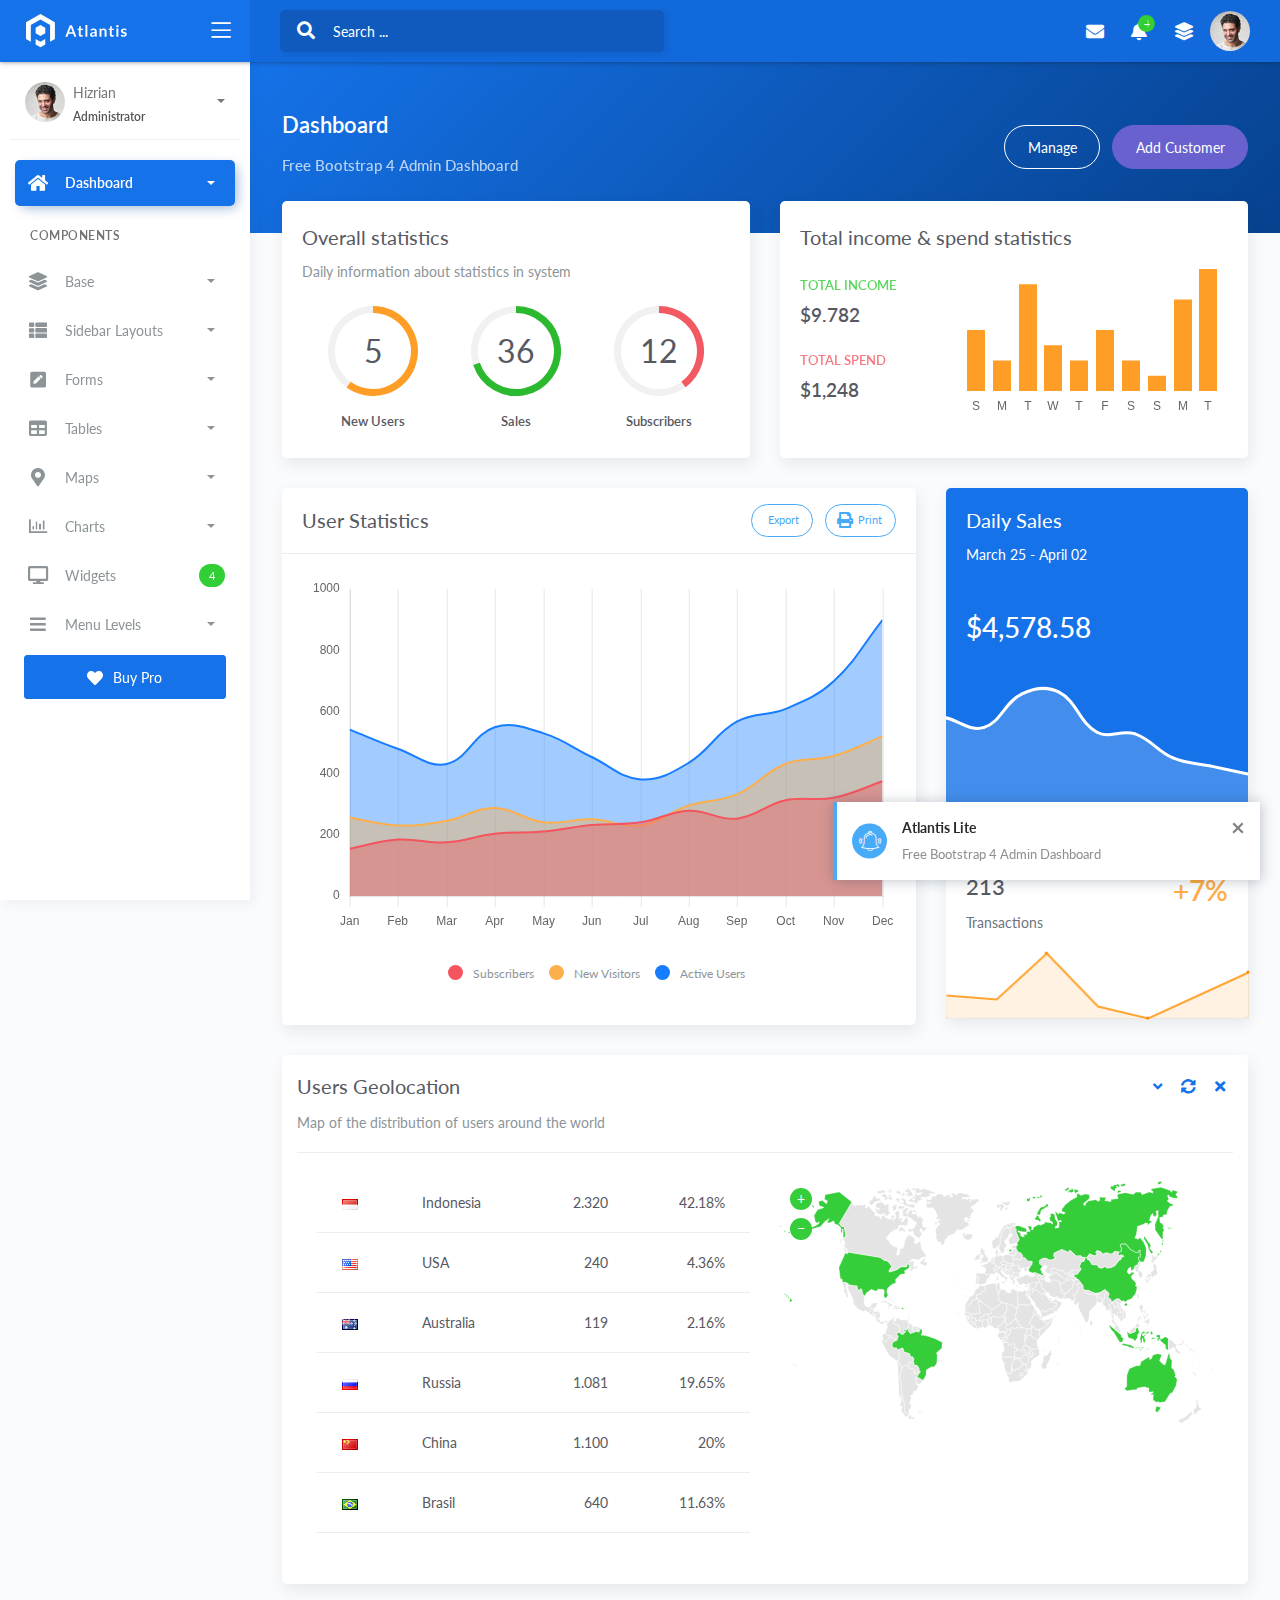
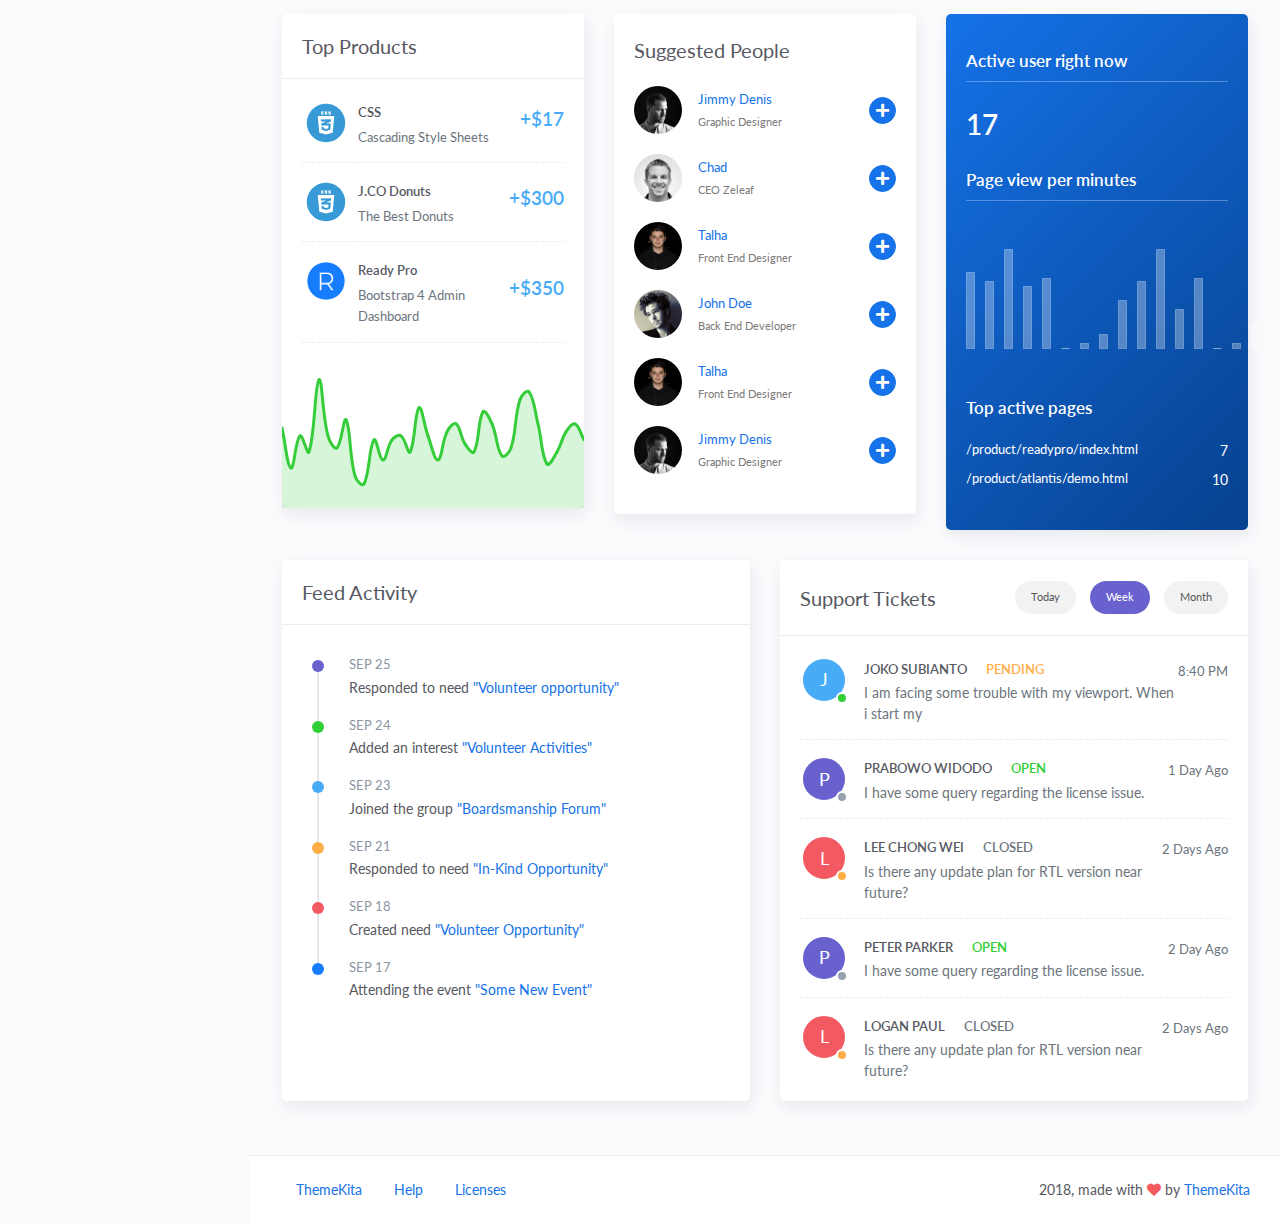
<file: demo1/index.html>
<!DOCTYPE html>
<html lang="en">
<head>
	<meta http-equiv="X-UA-Compatible" content="IE=edge" />
	<title>Atlantis Lite - Bootstrap 4 Admin Dashboard</title>
	<meta content='width=device-width, initial-scale=1.0, shrink-to-fit=no' name='viewport' />
	<link rel="icon" href="../assets/img/icon.ico" type="image/x-icon"/>

	<!-- Fonts and icons -->
	<script src="../assets/js/plugin/webfont/webfont.min.js"></script>
	<script>
		WebFont.load({
			google: {"families":["Lato:300,400,700,900"]},
			custom: {"families":["Flaticon", "Font Awesome 5 Solid", "Font Awesome 5 Regular", "Font Awesome 5 Brands", "simple-line-icons"], urls: ['../assets/css/fonts.min.css']},
			active: function() {
				sessionStorage.fonts = true;
			}
		});
	</script>

	<!-- CSS Files -->
	<link rel="stylesheet" href="../assets/css/bootstrap.min.css">
	<link rel="stylesheet" href="../assets/css/atlantis.min.css">

</head>
<body>
	<div class="wrapper">
		<div class="main-header">
			<!-- Logo Header -->
			<div class="logo-header" data-background-color="blue">
				
				<a href="index.html" class="logo">
					<img src="../assets/img/logo.svg" alt="navbar brand" class="navbar-brand">
				</a>
				<button class="navbar-toggler sidenav-toggler ml-auto" type="button" data-toggle="collapse" data-target="collapse" aria-expanded="false" aria-label="Toggle navigation">
					<span class="navbar-toggler-icon">
						<i class="icon-menu"></i>
					</span>
				</button>
				<button class="topbar-toggler more"><i class="icon-options-vertical"></i></button>
				<div class="nav-toggle">
					<button class="btn btn-toggle toggle-sidebar">
						<i class="icon-menu"></i>
					</button>
				</div>
			</div>
			<!-- End Logo Header -->

			<!-- Navbar Header -->
			<nav class="navbar navbar-header navbar-expand-lg" data-background-color="blue2">
				
				<div class="container-fluid">
					<div class="collapse" id="search-nav">
						<form class="navbar-left navbar-form nav-search mr-md-3">
							<div class="input-group">
								<div class="input-group-prepend">
									<button type="submit" class="btn btn-search pr-1">
										<i class="fa fa-search search-icon"></i>
									</button>
								</div>
								<input type="text" placeholder="Search ..." class="form-control">
							</div>
						</form>
					</div>
					<ul class="navbar-nav topbar-nav ml-md-auto align-items-center">
						<li class="nav-item toggle-nav-search hidden-caret">
							<a class="nav-link" data-toggle="collapse" href="#search-nav" role="button" aria-expanded="false" aria-controls="search-nav">
								<i class="fa fa-search"></i>
							</a>
						</li>
						<li class="nav-item dropdown hidden-caret">
							<a class="nav-link dropdown-toggle" href="#" id="messageDropdown" role="button" data-toggle="dropdown" aria-haspopup="true" aria-expanded="false">
								<i class="fa fa-envelope"></i>
							</a>
							<ul class="dropdown-menu messages-notif-box animated fadeIn" aria-labelledby="messageDropdown">
								<li>
									<div class="dropdown-title d-flex justify-content-between align-items-center">
										Messages 									
										<a href="#" class="small">Mark all as read</a>
									</div>
								</li>
								<li>
									<div class="message-notif-scroll scrollbar-outer">
										<div class="notif-center">
											<a href="#">
												<div class="notif-img"> 
													<img src="../assets/img/jm_denis.jpg" alt="Img Profile">
												</div>
												<div class="notif-content">
													<span class="subject">Jimmy Denis</span>
													<span class="block">
														How are you ?
													</span>
													<span class="time">5 minutes ago</span> 
												</div>
											</a>
											<a href="#">
												<div class="notif-img"> 
													<img src="../assets/img/chadengle.jpg" alt="Img Profile">
												</div>
												<div class="notif-content">
													<span class="subject">Chad</span>
													<span class="block">
														Ok, Thanks !
													</span>
													<span class="time">12 minutes ago</span> 
												</div>
											</a>
											<a href="#">
												<div class="notif-img"> 
													<img src="../assets/img/mlane.jpg" alt="Img Profile">
												</div>
												<div class="notif-content">
													<span class="subject">Jhon Doe</span>
													<span class="block">
														Ready for the meeting today...
													</span>
													<span class="time">12 minutes ago</span> 
												</div>
											</a>
											<a href="#">
												<div class="notif-img"> 
													<img src="../assets/img/talha.jpg" alt="Img Profile">
												</div>
												<div class="notif-content">
													<span class="subject">Talha</span>
													<span class="block">
														Hi, Apa Kabar ?
													</span>
													<span class="time">17 minutes ago</span> 
												</div>
											</a>
										</div>
									</div>
								</li>
								<li>
									<a class="see-all" href="javascript:void(0);">See all messages<i class="fa fa-angle-right"></i> </a>
								</li>
							</ul>
						</li>
						<li class="nav-item dropdown hidden-caret">
							<a class="nav-link dropdown-toggle" href="#" id="notifDropdown" role="button" data-toggle="dropdown" aria-haspopup="true" aria-expanded="false">
								<i class="fa fa-bell"></i>
								<span class="notification">4</span>
							</a>
							<ul class="dropdown-menu notif-box animated fadeIn" aria-labelledby="notifDropdown">
								<li>
									<div class="dropdown-title">You have 4 new notification</div>
								</li>
								<li>
									<div class="notif-scroll scrollbar-outer">
										<div class="notif-center">
											<a href="#">
												<div class="notif-icon notif-primary"> <i class="fa fa-user-plus"></i> </div>
												<div class="notif-content">
													<span class="block">
														New user registered
													</span>
													<span class="time">5 minutes ago</span> 
												</div>
											</a>
											<a href="#">
												<div class="notif-icon notif-success"> <i class="fa fa-comment"></i> </div>
												<div class="notif-content">
													<span class="block">
														Rahmad commented on Admin
													</span>
													<span class="time">12 minutes ago</span> 
												</div>
											</a>
											<a href="#">
												<div class="notif-img"> 
													<img src="../assets/img/profile2.jpg" alt="Img Profile">
												</div>
												<div class="notif-content">
													<span class="block">
														Reza send messages to you
													</span>
													<span class="time">12 minutes ago</span> 
												</div>
											</a>
											<a href="#">
												<div class="notif-icon notif-danger"> <i class="fa fa-heart"></i> </div>
												<div class="notif-content">
													<span class="block">
														Farrah liked Admin
													</span>
													<span class="time">17 minutes ago</span> 
												</div>
											</a>
										</div>
									</div>
								</li>
								<li>
									<a class="see-all" href="javascript:void(0);">See all notifications<i class="fa fa-angle-right"></i> </a>
								</li>
							</ul>
						</li>
						<li class="nav-item dropdown hidden-caret">
							<a class="nav-link" data-toggle="dropdown" href="#" aria-expanded="false">
								<i class="fas fa-layer-group"></i>
							</a>
							<div class="dropdown-menu quick-actions quick-actions-info animated fadeIn">
								<div class="quick-actions-header">
									<span class="title mb-1">Quick Actions</span>
									<span class="subtitle op-8">Shortcuts</span>
								</div>
								<div class="quick-actions-scroll scrollbar-outer">
									<div class="quick-actions-items">
										<div class="row m-0">
											<a class="col-6 col-md-4 p-0" href="#">
												<div class="quick-actions-item">
													<i class="flaticon-file-1"></i>
													<span class="text">Generated Report</span>
												</div>
											</a>
											<a class="col-6 col-md-4 p-0" href="#">
												<div class="quick-actions-item">
													<i class="flaticon-database"></i>
													<span class="text">Create New Database</span>
												</div>
											</a>
											<a class="col-6 col-md-4 p-0" href="#">
												<div class="quick-actions-item">
													<i class="flaticon-pen"></i>
													<span class="text">Create New Post</span>
												</div>
											</a>
											<a class="col-6 col-md-4 p-0" href="#">
												<div class="quick-actions-item">
													<i class="flaticon-interface-1"></i>
													<span class="text">Create New Task</span>
												</div>
											</a>
											<a class="col-6 col-md-4 p-0" href="#">
												<div class="quick-actions-item">
													<i class="flaticon-list"></i>
													<span class="text">Completed Tasks</span>
												</div>
											</a>
											<a class="col-6 col-md-4 p-0" href="#">
												<div class="quick-actions-item">
													<i class="flaticon-file"></i>
													<span class="text">Create New Invoice</span>
												</div>
											</a>
										</div>
									</div>
								</div>
							</div>
						</li>
						<li class="nav-item dropdown hidden-caret">
							<a class="dropdown-toggle profile-pic" data-toggle="dropdown" href="#" aria-expanded="false">
								<div class="avatar-sm">
									<img src="../assets/img/profile.jpg" alt="..." class="avatar-img rounded-circle">
								</div>
							</a>
							<ul class="dropdown-menu dropdown-user animated fadeIn">
								<div class="dropdown-user-scroll scrollbar-outer">
									<li>
										<div class="user-box">
											<div class="avatar-lg"><img src="../assets/img/profile.jpg" alt="image profile" class="avatar-img rounded"></div>
											<div class="u-text">
												<h4>Hizrian</h4>
												<p class="text-muted">hello@example.com</p><a href="profile.html" class="btn btn-xs btn-secondary btn-sm">View Profile</a>
											</div>
										</div>
									</li>
									<li>
										<div class="dropdown-divider"></div>
										<a class="dropdown-item" href="#">My Profile</a>
										<a class="dropdown-item" href="#">My Balance</a>
										<a class="dropdown-item" href="#">Inbox</a>
										<div class="dropdown-divider"></div>
										<a class="dropdown-item" href="#">Account Setting</a>
										<div class="dropdown-divider"></div>
										<a class="dropdown-item" href="#">Logout</a>
									</li>
								</div>
							</ul>
						</li>
					</ul>
				</div>
			</nav>
			<!-- End Navbar -->
		</div>

		<!-- Sidebar -->
		<div class="sidebar sidebar-style-2">			
			<div class="sidebar-wrapper scrollbar scrollbar-inner">
				<div class="sidebar-content">
					<div class="user">
						<div class="avatar-sm float-left mr-2">
							<img src="../assets/img/profile.jpg" alt="..." class="avatar-img rounded-circle">
						</div>
						<div class="info">
							<a data-toggle="collapse" href="#collapseExample" aria-expanded="true">
								<span>
									Hizrian
									<span class="user-level">Administrator</span>
									<span class="caret"></span>
								</span>
							</a>
							<div class="clearfix"></div>

							<div class="collapse in" id="collapseExample">
								<ul class="nav">
									<li>
										<a href="#profile">
											<span class="link-collapse">My Profile</span>
										</a>
									</li>
									<li>
										<a href="#edit">
											<span class="link-collapse">Edit Profile</span>
										</a>
									</li>
									<li>
										<a href="#settings">
											<span class="link-collapse">Settings</span>
										</a>
									</li>
								</ul>
							</div>
						</div>
					</div>
					<ul class="nav nav-primary">
						<li class="nav-item active">
							<a data-toggle="collapse" href="#dashboard" class="collapsed" aria-expanded="false">
								<i class="fas fa-home"></i>
								<p>Dashboard</p>
								<span class="caret"></span>
							</a>
							<div class="collapse" id="dashboard">
								<ul class="nav nav-collapse">
									<li>
										<a href="../demo1/index.html">
											<span class="sub-item">Dashboard 1</span>
										</a>
									</li>
									<li>
										<a href="../demo2/index.html">
											<span class="sub-item">Dashboard 2</span>
										</a>
									</li>
								</ul>
							</div>
						</li>
						<li class="nav-section">
							<span class="sidebar-mini-icon">
								<i class="fa fa-ellipsis-h"></i>
							</span>
							<h4 class="text-section">Components</h4>
						</li>
						<li class="nav-item">
							<a data-toggle="collapse" href="#base">
								<i class="fas fa-layer-group"></i>
								<p>Base</p>
								<span class="caret"></span>
							</a>
							<div class="collapse" id="base">
								<ul class="nav nav-collapse">
									<li>
										<a href="components/avatars.html">
											<span class="sub-item">Avatars</span>
										</a>
									</li>
									<li>
										<a href="components/buttons.html">
											<span class="sub-item">Buttons</span>
										</a>
									</li>
									<li>
										<a href="components/gridsystem.html">
											<span class="sub-item">Grid System</span>
										</a>
									</li>
									<li>
										<a href="components/panels.html">
											<span class="sub-item">Panels</span>
										</a>
									</li>
									<li>
										<a href="components/notifications.html">
											<span class="sub-item">Notifications</span>
										</a>
									</li>
									<li>
										<a href="components/sweetalert.html">
											<span class="sub-item">Sweet Alert</span>
										</a>
									</li>
									<li>
										<a href="components/font-awesome-icons.html">
											<span class="sub-item">Font Awesome Icons</span>
										</a>
									</li>
									<li>
										<a href="components/simple-line-icons.html">
											<span class="sub-item">Simple Line Icons</span>
										</a>
									</li>
									<li>
										<a href="components/flaticons.html">
											<span class="sub-item">Flaticons</span>
										</a>
									</li>
									<li>
										<a href="components/typography.html">
											<span class="sub-item">Typography</span>
										</a>
									</li>
								</ul>
							</div>
						</li>
						<li class="nav-item">
							<a data-toggle="collapse" href="#sidebarLayouts">
								<i class="fas fa-th-list"></i>
								<p>Sidebar Layouts</p>
								<span class="caret"></span>
							</a>
							<div class="collapse" id="sidebarLayouts">
								<ul class="nav nav-collapse">
									<li>
										<a href="sidebar-style-1.html">
											<span class="sub-item">Sidebar Style 1</span>
										</a>
									</li>
									<li>
										<a href="overlay-sidebar.html">
											<span class="sub-item">Overlay Sidebar</span>
										</a>
									</li>
									<li>
										<a href="compact-sidebar.html">
											<span class="sub-item">Compact Sidebar</span>
										</a>
									</li>
									<li>
										<a href="static-sidebar.html">
											<span class="sub-item">Static Sidebar</span>
										</a>
									</li>
									<li>
										<a href="icon-menu.html">
											<span class="sub-item">Icon Menu</span>
										</a>
									</li>
								</ul>
							</div>
						</li>
						<li class="nav-item">
							<a data-toggle="collapse" href="#forms">
								<i class="fas fa-pen-square"></i>
								<p>Forms</p>
								<span class="caret"></span>
							</a>
							<div class="collapse" id="forms">
								<ul class="nav nav-collapse">
									<li>
										<a href="forms/forms.html">
											<span class="sub-item">Basic Form</span>
										</a>
									</li>
								</ul>
							</div>
						</li>
						<li class="nav-item">
							<a data-toggle="collapse" href="#tables">
								<i class="fas fa-table"></i>
								<p>Tables</p>
								<span class="caret"></span>
							</a>
							<div class="collapse" id="tables">
								<ul class="nav nav-collapse">
									<li>
										<a href="tables/tables.html">
											<span class="sub-item">Basic Table</span>
										</a>
									</li>
									<li>
										<a href="tables/datatables.html">
											<span class="sub-item">Datatables</span>
										</a>
									</li>
								</ul>
							</div>
						</li>
						<li class="nav-item">
							<a data-toggle="collapse" href="#maps">
								<i class="fas fa-map-marker-alt"></i>
								<p>Maps</p>
								<span class="caret"></span>
							</a>
							<div class="collapse" id="maps">
								<ul class="nav nav-collapse">
									<li>
										<a href="maps/jqvmap.html">
											<span class="sub-item">JQVMap</span>
										</a>
									</li>
								</ul>
							</div>
						</li>
						<li class="nav-item">
							<a data-toggle="collapse" href="#charts">
								<i class="far fa-chart-bar"></i>
								<p>Charts</p>
								<span class="caret"></span>
							</a>
							<div class="collapse" id="charts">
								<ul class="nav nav-collapse">
									<li>
										<a href="charts/charts.html">
											<span class="sub-item">Chart Js</span>
										</a>
									</li>
									<li>
										<a href="charts/sparkline.html">
											<span class="sub-item">Sparkline</span>
										</a>
									</li>
								</ul>
							</div>
						</li>
						<li class="nav-item">
							<a href="widgets.html">
								<i class="fas fa-desktop"></i>
								<p>Widgets</p>
								<span class="badge badge-success">4</span>
							</a>
						</li>
						<li class="nav-item">
							<a data-toggle="collapse" href="#submenu">
								<i class="fas fa-bars"></i>
								<p>Menu Levels</p>
								<span class="caret"></span>
							</a>
							<div class="collapse" id="submenu">
								<ul class="nav nav-collapse">
									<li>
										<a data-toggle="collapse" href="#subnav1">
											<span class="sub-item">Level 1</span>
											<span class="caret"></span>
										</a>
										<div class="collapse" id="subnav1">
											<ul class="nav nav-collapse subnav">
												<li>
													<a href="#">
														<span class="sub-item">Level 2</span>
													</a>
												</li>
												<li>
													<a href="#">
														<span class="sub-item">Level 2</span>
													</a>
												</li>
											</ul>
										</div>
									</li>
									<li>
										<a data-toggle="collapse" href="#subnav2">
											<span class="sub-item">Level 1</span>
											<span class="caret"></span>
										</a>
										<div class="collapse" id="subnav2">
											<ul class="nav nav-collapse subnav">
												<li>
													<a href="#">
														<span class="sub-item">Level 2</span>
													</a>
												</li>
											</ul>
										</div>
									</li>
									<li>
										<a href="#">
											<span class="sub-item">Level 1</span>
										</a>
									</li>
								</ul>
							</div>
						</li>
						<li class="mx-4 mt-2">
							<a href="http://themekita.com/atlantis-bootstrap-dashboard.html" class="btn btn-primary btn-block"><span class="btn-label mr-2"> <i class="fa fa-heart"></i> </span>Buy Pro</a> 
						</li>
					</ul>
				</div>
			</div>
		</div>
		<!-- End Sidebar -->
		

		<div class="main-panel">
			<div class="content">
				<div class="panel-header bg-primary-gradient">
					<div class="page-inner py-5">
						<div class="d-flex align-items-left align-items-md-center flex-column flex-md-row">
							<div>
								<h2 class="text-white pb-2 fw-bold">Dashboard</h2>
								<h5 class="text-white op-7 mb-2">Free Bootstrap 4 Admin Dashboard</h5>
							</div>
							<div class="ml-md-auto py-2 py-md-0">
								<a href="#" class="btn btn-white btn-border btn-round mr-2">Manage</a>
								<a href="#" class="btn btn-secondary btn-round">Add Customer</a>
							</div>
						</div>
					</div>
				</div>
				<div class="page-inner mt--5">
					<div class="row mt--2">
						<div class="col-md-6">
							<div class="card full-height">
								<div class="card-body">
									<div class="card-title">Overall statistics</div>
									<div class="card-category">Daily information about statistics in system</div>
									<div class="d-flex flex-wrap justify-content-around pb-2 pt-4">
										<div class="px-2 pb-2 pb-md-0 text-center">
											<div id="circles-1"></div>
											<h6 class="fw-bold mt-3 mb-0">New Users</h6>
										</div>
										<div class="px-2 pb-2 pb-md-0 text-center">
											<div id="circles-2"></div>
											<h6 class="fw-bold mt-3 mb-0">Sales</h6>
										</div>
										<div class="px-2 pb-2 pb-md-0 text-center">
											<div id="circles-3"></div>
											<h6 class="fw-bold mt-3 mb-0">Subscribers</h6>
										</div>
									</div>
								</div>
							</div>
						</div>
						<div class="col-md-6">
							<div class="card full-height">
								<div class="card-body">
									<div class="card-title">Total income & spend statistics</div>
									<div class="row py-3">
										<div class="col-md-4 d-flex flex-column justify-content-around">
											<div>
												<h6 class="fw-bold text-uppercase text-success op-8">Total Income</h6>
												<h3 class="fw-bold">$9.782</h3>
											</div>
											<div>
												<h6 class="fw-bold text-uppercase text-danger op-8">Total Spend</h6>
												<h3 class="fw-bold">$1,248</h3>
											</div>
										</div>
										<div class="col-md-8">
											<div id="chart-container">
												<canvas id="totalIncomeChart"></canvas>
											</div>
										</div>
									</div>
								</div>
							</div>
						</div>
					</div>
					<div class="row">
						<div class="col-md-8">
							<div class="card">
								<div class="card-header">
									<div class="card-head-row">
										<div class="card-title">User Statistics</div>
										<div class="card-tools">
											<a href="#" class="btn btn-info btn-border btn-round btn-sm mr-2">
												<span class="btn-label">
													<i class="fa fa-pencil"></i>
												</span>
												Export
											</a>
											<a href="#" class="btn btn-info btn-border btn-round btn-sm">
												<span class="btn-label">
													<i class="fa fa-print"></i>
												</span>
												Print
											</a>
										</div>
									</div>
								</div>
								<div class="card-body">
									<div class="chart-container" style="min-height: 375px">
										<canvas id="statisticsChart"></canvas>
									</div>
									<div id="myChartLegend"></div>
								</div>
							</div>
						</div>
						<div class="col-md-4">
							<div class="card card-primary">
								<div class="card-header">
									<div class="card-title">Daily Sales</div>
									<div class="card-category">March 25 - April 02</div>
								</div>
								<div class="card-body pb-0">
									<div class="mb-4 mt-2">
										<h1>$4,578.58</h1>
									</div>
									<div class="pull-in">
										<canvas id="dailySalesChart"></canvas>
									</div>
								</div>
							</div>
							<div class="card">
								<div class="card-body pb-0">
									<div class="h1 fw-bold float-right text-warning">+7%</div>
									<h2 class="mb-2">213</h2>
									<p class="text-muted">Transactions</p>
									<div class="pull-in sparkline-fix">
										<div id="lineChart"></div>
									</div>
								</div>
							</div>
						</div>
					</div>
					<div class="row row-card-no-pd">
						<div class="col-md-12">
							<div class="card">
								<div class="card-header">
									<div class="card-head-row card-tools-still-right">
										<h4 class="card-title">Users Geolocation</h4>
										<div class="card-tools">
											<button class="btn btn-icon btn-link btn-primary btn-xs"><span class="fa fa-angle-down"></span></button>
											<button class="btn btn-icon btn-link btn-primary btn-xs btn-refresh-card"><span class="fa fa-sync-alt"></span></button>
											<button class="btn btn-icon btn-link btn-primary btn-xs"><span class="fa fa-times"></span></button>
										</div>
									</div>
									<p class="card-category">
									Map of the distribution of users around the world</p>
								</div>
								<div class="card-body">
									<div class="row">
										<div class="col-md-6">
											<div class="table-responsive table-hover table-sales">
												<table class="table">
													<tbody>
														<tr>
															<td>
																<div class="flag">
																	<img src="../assets/img/flags/id.png" alt="indonesia">
																</div>
															</td>
															<td>Indonesia</td>
															<td class="text-right">
																2.320
															</td>
															<td class="text-right">
																42.18%
															</td>
														</tr>
														<tr>
															<td>
																<div class="flag">
																	<img src="../assets/img/flags/us.png" alt="united states">
																</div>
															</td>
															<td>USA</td>
															<td class="text-right">
																240
															</td>
															<td class="text-right">
																4.36%
															</td>
														</tr>
														<tr>
															<td>
																<div class="flag">
																	<img src="../assets/img/flags/au.png" alt="australia">
																</div>
															</td>
															<td>Australia</td>
															<td class="text-right">
																119
															</td>
															<td class="text-right">
																2.16%
															</td>
														</tr>
														<tr>
															<td>
																<div class="flag">
																	<img src="../assets/img/flags/ru.png" alt="russia">
																</div>
															</td>
															<td>Russia</td>
															<td class="text-right">
																1.081
															</td>
															<td class="text-right">
																19.65%
															</td>
														</tr>
														<tr>
															<td>
																<div class="flag">
																	<img src="../assets/img/flags/cn.png" alt="china">
																</div>
															</td>
															<td>China</td>
															<td class="text-right">
																1.100
															</td>
															<td class="text-right">
																20%
															</td>
														</tr>
														<tr>
															<td>
																<div class="flag">
																	<img src="../assets/img/flags/br.png" alt="brazil">
																</div>
															</td>
															<td>Brasil</td>
															<td class="text-right">
																640
															</td>
															<td class="text-right">
																11.63%
															</td>
														</tr>
													</tbody>
												</table>
											</div>
										</div>
										<div class="col-md-6">
											<div class="mapcontainer">
												<div id="map-example" class="vmap"></div>
											</div>
										</div>
									</div>
								</div>
							</div>
						</div>
					</div>
					<div class="row">
						<div class="col-md-4">
							<div class="card">
								<div class="card-header">
									<div class="card-title">Top Products</div>
								</div>
								<div class="card-body pb-0">
									<div class="d-flex">
										<div class="avatar">
											<img src="../assets/img/logoproduct.svg" alt="..." class="avatar-img rounded-circle">
										</div>
										<div class="flex-1 pt-1 ml-2">
											<h6 class="fw-bold mb-1">CSS</h6>
											<small class="text-muted">Cascading Style Sheets</small>
										</div>
										<div class="d-flex ml-auto align-items-center">
											<h3 class="text-info fw-bold">+$17</h3>
										</div>
									</div>
									<div class="separator-dashed"></div>
									<div class="d-flex">
										<div class="avatar">
											<img src="../assets/img/logoproduct.svg" alt="..." class="avatar-img rounded-circle">
										</div>
										<div class="flex-1 pt-1 ml-2">
											<h6 class="fw-bold mb-1">J.CO Donuts</h6>
											<small class="text-muted">The Best Donuts</small>
										</div>
										<div class="d-flex ml-auto align-items-center">
											<h3 class="text-info fw-bold">+$300</h3>
										</div>
									</div>
									<div class="separator-dashed"></div>
									<div class="d-flex">
										<div class="avatar">
											<img src="../assets/img/logoproduct3.svg" alt="..." class="avatar-img rounded-circle">
										</div>
										<div class="flex-1 pt-1 ml-2">
											<h6 class="fw-bold mb-1">Ready Pro</h6>
											<small class="text-muted">Bootstrap 4 Admin Dashboard</small>
										</div>
										<div class="d-flex ml-auto align-items-center">
											<h3 class="text-info fw-bold">+$350</h3>
										</div>
									</div>
									<div class="separator-dashed"></div>
									<div class="pull-in">
										<canvas id="topProductsChart"></canvas>
									</div>
								</div>
							</div>
						</div>
						<div class="col-md-4">
							<div class="card">
								<div class="card-body">
									<div class="card-title fw-mediumbold">Suggested People</div>
									<div class="card-list">
										<div class="item-list">
											<div class="avatar">
												<img src="../assets/img/jm_denis.jpg" alt="..." class="avatar-img rounded-circle">
											</div>
											<div class="info-user ml-3">
												<div class="username">Jimmy Denis</div>
												<div class="status">Graphic Designer</div>
											</div>
											<button class="btn btn-icon btn-primary btn-round btn-xs">
												<i class="fa fa-plus"></i>
											</button>
										</div>
										<div class="item-list">
											<div class="avatar">
												<img src="../assets/img/chadengle.jpg" alt="..." class="avatar-img rounded-circle">
											</div>
											<div class="info-user ml-3">
												<div class="username">Chad</div>
												<div class="status">CEO Zeleaf</div>
											</div>
											<button class="btn btn-icon btn-primary btn-round btn-xs">
												<i class="fa fa-plus"></i>
											</button>
										</div>
										<div class="item-list">
											<div class="avatar">
												<img src="../assets/img/talha.jpg" alt="..." class="avatar-img rounded-circle">
											</div>
											<div class="info-user ml-3">
												<div class="username">Talha</div>
												<div class="status">Front End Designer</div>
											</div>
											<button class="btn btn-icon btn-primary btn-round btn-xs">
												<i class="fa fa-plus"></i>
											</button>
										</div>
										<div class="item-list">
											<div class="avatar">
												<img src="../assets/img/mlane.jpg" alt="..." class="avatar-img rounded-circle">
											</div>
											<div class="info-user ml-3">
												<div class="username">John Doe</div>
												<div class="status">Back End Developer</div>
											</div>
											<button class="btn btn-icon btn-primary btn-round btn-xs">
												<i class="fa fa-plus"></i>
											</button>
										</div>
										<div class="item-list">
											<div class="avatar">
												<img src="../assets/img/talha.jpg" alt="..." class="avatar-img rounded-circle">
											</div>
											<div class="info-user ml-3">
												<div class="username">Talha</div>
												<div class="status">Front End Designer</div>
											</div>
											<button class="btn btn-icon btn-primary btn-round btn-xs">
												<i class="fa fa-plus"></i>
											</button>
										</div>
										<div class="item-list">
											<div class="avatar">
												<img src="../assets/img/jm_denis.jpg" alt="..." class="avatar-img rounded-circle">
											</div>
											<div class="info-user ml-3">
												<div class="username">Jimmy Denis</div>
												<div class="status">Graphic Designer</div>
											</div>
											<button class="btn btn-icon btn-primary btn-round btn-xs">
												<i class="fa fa-plus"></i>
											</button>
										</div>
									</div>
								</div>
							</div>
						</div>
						<div class="col-md-4">
							<div class="card card-primary bg-primary-gradient">
								<div class="card-body">
									<h4 class="mt-3 b-b1 pb-2 mb-4 fw-bold">Active user right now</h4>
									<h1 class="mb-4 fw-bold">17</h1>
									<h4 class="mt-3 b-b1 pb-2 mb-5 fw-bold">Page view per minutes</h4>
									<div id="activeUsersChart"></div>
									<h4 class="mt-5 pb-3 mb-0 fw-bold">Top active pages</h4>
									<ul class="list-unstyled">
										<li class="d-flex justify-content-between pb-1 pt-1"><small>/product/readypro/index.html</small> <span>7</span></li>
										<li class="d-flex justify-content-between pb-1 pt-1"><small>/product/atlantis/demo.html</small> <span>10</span></li>
									</ul>
								</div>
							</div>
						</div>
					</div>
					<div class="row">
						<div class="col-md-6">
							<div class="card full-height">
								<div class="card-header">
									<div class="card-title">Feed Activity</div>
								</div>
								<div class="card-body">
									<ol class="activity-feed">
										<li class="feed-item feed-item-secondary">
											<time class="date" datetime="9-25">Sep 25</time>
											<span class="text">Responded to need <a href="#">"Volunteer opportunity"</a></span>
										</li>
										<li class="feed-item feed-item-success">
											<time class="date" datetime="9-24">Sep 24</time>
											<span class="text">Added an interest <a href="#">"Volunteer Activities"</a></span>
										</li>
										<li class="feed-item feed-item-info">
											<time class="date" datetime="9-23">Sep 23</time>
											<span class="text">Joined the group <a href="single-group.php">"Boardsmanship Forum"</a></span>
										</li>
										<li class="feed-item feed-item-warning">
											<time class="date" datetime="9-21">Sep 21</time>
											<span class="text">Responded to need <a href="#">"In-Kind Opportunity"</a></span>
										</li>
										<li class="feed-item feed-item-danger">
											<time class="date" datetime="9-18">Sep 18</time>
											<span class="text">Created need <a href="#">"Volunteer Opportunity"</a></span>
										</li>
										<li class="feed-item">
											<time class="date" datetime="9-17">Sep 17</time>
											<span class="text">Attending the event <a href="single-event.php">"Some New Event"</a></span>
										</li>
									</ol>
								</div>
							</div>
						</div>
						<div class="col-md-6">
							<div class="card full-height">
								<div class="card-header">
									<div class="card-head-row">
										<div class="card-title">Support Tickets</div>
										<div class="card-tools">
											<ul class="nav nav-pills nav-secondary nav-pills-no-bd nav-sm" id="pills-tab" role="tablist">
												<li class="nav-item">
													<a class="nav-link" id="pills-today" data-toggle="pill" href="#pills-today" role="tab" aria-selected="true">Today</a>
												</li>
												<li class="nav-item">
													<a class="nav-link active" id="pills-week" data-toggle="pill" href="#pills-week" role="tab" aria-selected="false">Week</a>
												</li>
												<li class="nav-item">
													<a class="nav-link" id="pills-month" data-toggle="pill" href="#pills-month" role="tab" aria-selected="false">Month</a>
												</li>
											</ul>
										</div>
									</div>
								</div>
								<div class="card-body">
									<div class="d-flex">
										<div class="avatar avatar-online">
											<span class="avatar-title rounded-circle border border-white bg-info">J</span>
										</div>
										<div class="flex-1 ml-3 pt-1">
											<h6 class="text-uppercase fw-bold mb-1">Joko Subianto <span class="text-warning pl-3">pending</span></h6>
											<span class="text-muted">I am facing some trouble with my viewport. When i start my</span>
										</div>
										<div class="float-right pt-1">
											<small class="text-muted">8:40 PM</small>
										</div>
									</div>
									<div class="separator-dashed"></div>
									<div class="d-flex">
										<div class="avatar avatar-offline">
											<span class="avatar-title rounded-circle border border-white bg-secondary">P</span>
										</div>
										<div class="flex-1 ml-3 pt-1">
											<h6 class="text-uppercase fw-bold mb-1">Prabowo Widodo <span class="text-success pl-3">open</span></h6>
											<span class="text-muted">I have some query regarding the license issue.</span>
										</div>
										<div class="float-right pt-1">
											<small class="text-muted">1 Day Ago</small>
										</div>
									</div>
									<div class="separator-dashed"></div>
									<div class="d-flex">
										<div class="avatar avatar-away">
											<span class="avatar-title rounded-circle border border-white bg-danger">L</span>
										</div>
										<div class="flex-1 ml-3 pt-1">
											<h6 class="text-uppercase fw-bold mb-1">Lee Chong Wei <span class="text-muted pl-3">closed</span></h6>
											<span class="text-muted">Is there any update plan for RTL version near future?</span>
										</div>
										<div class="float-right pt-1">
											<small class="text-muted">2 Days Ago</small>
										</div>
									</div>
									<div class="separator-dashed"></div>
									<div class="d-flex">
										<div class="avatar avatar-offline">
											<span class="avatar-title rounded-circle border border-white bg-secondary">P</span>
										</div>
										<div class="flex-1 ml-3 pt-1">
											<h6 class="text-uppercase fw-bold mb-1">Peter Parker <span class="text-success pl-3">open</span></h6>
											<span class="text-muted">I have some query regarding the license issue.</span>
										</div>
										<div class="float-right pt-1">
											<small class="text-muted">2 Day Ago</small>
										</div>
									</div>
									<div class="separator-dashed"></div>
									<div class="d-flex">
										<div class="avatar avatar-away">
											<span class="avatar-title rounded-circle border border-white bg-danger">L</span>
										</div>
										<div class="flex-1 ml-3 pt-1">
											<h6 class="text-uppercase fw-bold mb-1">Logan Paul <span class="text-muted pl-3">closed</span></h6>
											<span class="text-muted">Is there any update plan for RTL version near future?</span>
										</div>
										<div class="float-right pt-1">
											<small class="text-muted">2 Days Ago</small>
										</div>
									</div>
								</div>
							</div>
						</div>
					</div>
				</div>
			</div>

			<!-- end main-panel -->

			<footer class="footer">
				<div class="container-fluid">
					<nav class="pull-left">
						<ul class="nav">
							<li class="nav-item">
								<a class="nav-link" href="https://www.themekita.com">
									ThemeKita
								</a>
							</li>
							<li class="nav-item">
								<a class="nav-link" href="#">
									Help
								</a>
							</li>
							<li class="nav-item">
								<a class="nav-link" href="#">
									Licenses
								</a>
							</li>
						</ul>
					</nav>
					<div class="copyright ml-auto">
						2018, made with <i class="fa fa-heart heart text-danger"></i> by <a href="https://www.themekita.com">ThemeKita</a>
					</div>				
				</div>
			</footer>
		</div>
		
		<!-- Custom template | don't include it in your project! -->
		<div class="custom-template">
			<div class="title">Settings</div>
			<div class="custom-content">
				<div class="switcher">
					<div class="switch-block">
						<h4>Logo Header</h4>
						<div class="btnSwitch">
							<button type="button" class="changeLogoHeaderColor" data-color="dark"></button>
							<button type="button" class="selected changeLogoHeaderColor" data-color="blue"></button>
							<button type="button" class="changeLogoHeaderColor" data-color="purple"></button>
							<button type="button" class="changeLogoHeaderColor" data-color="light-blue"></button>
							<button type="button" class="changeLogoHeaderColor" data-color="green"></button>
							<button type="button" class="changeLogoHeaderColor" data-color="orange"></button>
							<button type="button" class="changeLogoHeaderColor" data-color="red"></button>
							<button type="button" class="changeLogoHeaderColor" data-color="white"></button>
							<br/>
							<button type="button" class="changeLogoHeaderColor" data-color="dark2"></button>
							<button type="button" class="changeLogoHeaderColor" data-color="blue2"></button>
							<button type="button" class="changeLogoHeaderColor" data-color="purple2"></button>
							<button type="button" class="changeLogoHeaderColor" data-color="light-blue2"></button>
							<button type="button" class="changeLogoHeaderColor" data-color="green2"></button>
							<button type="button" class="changeLogoHeaderColor" data-color="orange2"></button>
							<button type="button" class="changeLogoHeaderColor" data-color="red2"></button>
						</div>
					</div>
					<div class="switch-block">
						<h4>Navbar Header</h4>
						<div class="btnSwitch">
							<button type="button" class="changeTopBarColor" data-color="dark"></button>
							<button type="button" class="changeTopBarColor" data-color="blue"></button>
							<button type="button" class="changeTopBarColor" data-color="purple"></button>
							<button type="button" class="changeTopBarColor" data-color="light-blue"></button>
							<button type="button" class="changeTopBarColor" data-color="green"></button>
							<button type="button" class="changeTopBarColor" data-color="orange"></button>
							<button type="button" class="changeTopBarColor" data-color="red"></button>
							<button type="button" class="changeTopBarColor" data-color="white"></button>
							<br/>
							<button type="button" class="changeTopBarColor" data-color="dark2"></button>
							<button type="button" class="selected changeTopBarColor" data-color="blue2"></button>
							<button type="button" class="changeTopBarColor" data-color="purple2"></button>
							<button type="button" class="changeTopBarColor" data-color="light-blue2"></button>
							<button type="button" class="changeTopBarColor" data-color="green2"></button>
							<button type="button" class="changeTopBarColor" data-color="orange2"></button>
							<button type="button" class="changeTopBarColor" data-color="red2"></button>
						</div>
					</div>
					<div class="switch-block">
						<h4>Sidebar</h4>
						<div class="btnSwitch">
							<button type="button" class="selected changeSideBarColor" data-color="white"></button>
							<button type="button" class="changeSideBarColor" data-color="dark"></button>
							<button type="button" class="changeSideBarColor" data-color="dark2"></button>
						</div>
					</div>
					<div class="switch-block">
						<h4>Background</h4>
						<div class="btnSwitch">
							<button type="button" class="changeBackgroundColor" data-color="bg2"></button>
							<button type="button" class="changeBackgroundColor selected" data-color="bg1"></button>
							<button type="button" class="changeBackgroundColor" data-color="bg3"></button>
							<button type="button" class="changeBackgroundColor" data-color="dark"></button>
						</div>
					</div>
				</div>
			</div>
			<div class="custom-toggle">
				<i class="flaticon-settings"></i>
			</div>
		</div>
		<!-- End Custom template -->
	</div>
	<!--   Core JS Files   -->
	<script src="../assets/js/core/jquery.3.2.1.min.js"></script>
	<script src="../assets/js/core/popper.min.js"></script>
	<script src="../assets/js/core/bootstrap.min.js"></script>

	<!-- jQuery UI -->
	<script src="../assets/js/plugin/jquery-ui-1.12.1.custom/jquery-ui.min.js"></script>
	<script src="../assets/js/plugin/jquery-ui-touch-punch/jquery.ui.touch-punch.min.js"></script>

	<!-- jQuery Scrollbar -->
	<script src="../assets/js/plugin/jquery-scrollbar/jquery.scrollbar.min.js"></script>


	<!-- Chart JS -->
	<script src="../assets/js/plugin/chart.js/chart.min.js"></script>

	<!-- jQuery Sparkline -->
	<script src="../assets/js/plugin/jquery.sparkline/jquery.sparkline.min.js"></script>

	<!-- Chart Circle -->
	<script src="../assets/js/plugin/chart-circle/circles.min.js"></script>

	<!-- Datatables -->
	<script src="../assets/js/plugin/datatables/datatables.min.js"></script>

	<!-- Bootstrap Notify -->
	<script src="../assets/js/plugin/bootstrap-notify/bootstrap-notify.min.js"></script>

	<!-- jQuery Vector Maps -->
	<script src="../assets/js/plugin/jqvmap/jquery.vmap.min.js"></script>
	<script src="../assets/js/plugin/jqvmap/maps/jquery.vmap.world.js"></script>

	<!-- Sweet Alert -->
	<script src="../assets/js/plugin/sweetalert/sweetalert.min.js"></script>

	<!-- Atlantis JS -->
	<script src="../assets/js/atlantis.min.js"></script>

	<!-- Atlantis DEMO methods, don't include it in your project! -->
	<script src="../assets/js/setting-demo.js"></script>
	<script src="../assets/js/demo.js"></script>
	<script>
		Circles.create({
			id:'circles-1',
			radius:45,
			value:60,
			maxValue:100,
			width:7,
			text: 5,
			colors:['#f1f1f1', '#FF9E27'],
			duration:400,
			wrpClass:'circles-wrp',
			textClass:'circles-text',
			styleWrapper:true,
			styleText:true
		})

		Circles.create({
			id:'circles-2',
			radius:45,
			value:70,
			maxValue:100,
			width:7,
			text: 36,
			colors:['#f1f1f1', '#2BB930'],
			duration:400,
			wrpClass:'circles-wrp',
			textClass:'circles-text',
			styleWrapper:true,
			styleText:true
		})

		Circles.create({
			id:'circles-3',
			radius:45,
			value:40,
			maxValue:100,
			width:7,
			text: 12,
			colors:['#f1f1f1', '#F25961'],
			duration:400,
			wrpClass:'circles-wrp',
			textClass:'circles-text',
			styleWrapper:true,
			styleText:true
		})

		var totalIncomeChart = document.getElementById('totalIncomeChart').getContext('2d');

		var mytotalIncomeChart = new Chart(totalIncomeChart, {
			type: 'bar',
			data: {
				labels: ["S", "M", "T", "W", "T", "F", "S", "S", "M", "T"],
				datasets : [{
					label: "Total Income",
					backgroundColor: '#ff9e27',
					borderColor: 'rgb(23, 125, 255)',
					data: [6, 4, 9, 5, 4, 6, 4, 3, 8, 10],
				}],
			},
			options: {
				responsive: true,
				maintainAspectRatio: false,
				legend: {
					display: false,
				},
				scales: {
					yAxes: [{
						ticks: {
							display: false //this will remove only the label
						},
						gridLines : {
							drawBorder: false,
							display : false
						}
					}],
					xAxes : [ {
						gridLines : {
							drawBorder: false,
							display : false
						}
					}]
				},
			}
		});

		$('#lineChart').sparkline([105,103,123,100,95,105,115], {
			type: 'line',
			height: '70',
			width: '100%',
			lineWidth: '2',
			lineColor: '#ffa534',
			fillColor: 'rgba(255, 165, 52, .14)'
		});
	</script>
</body>
</html>
</file>
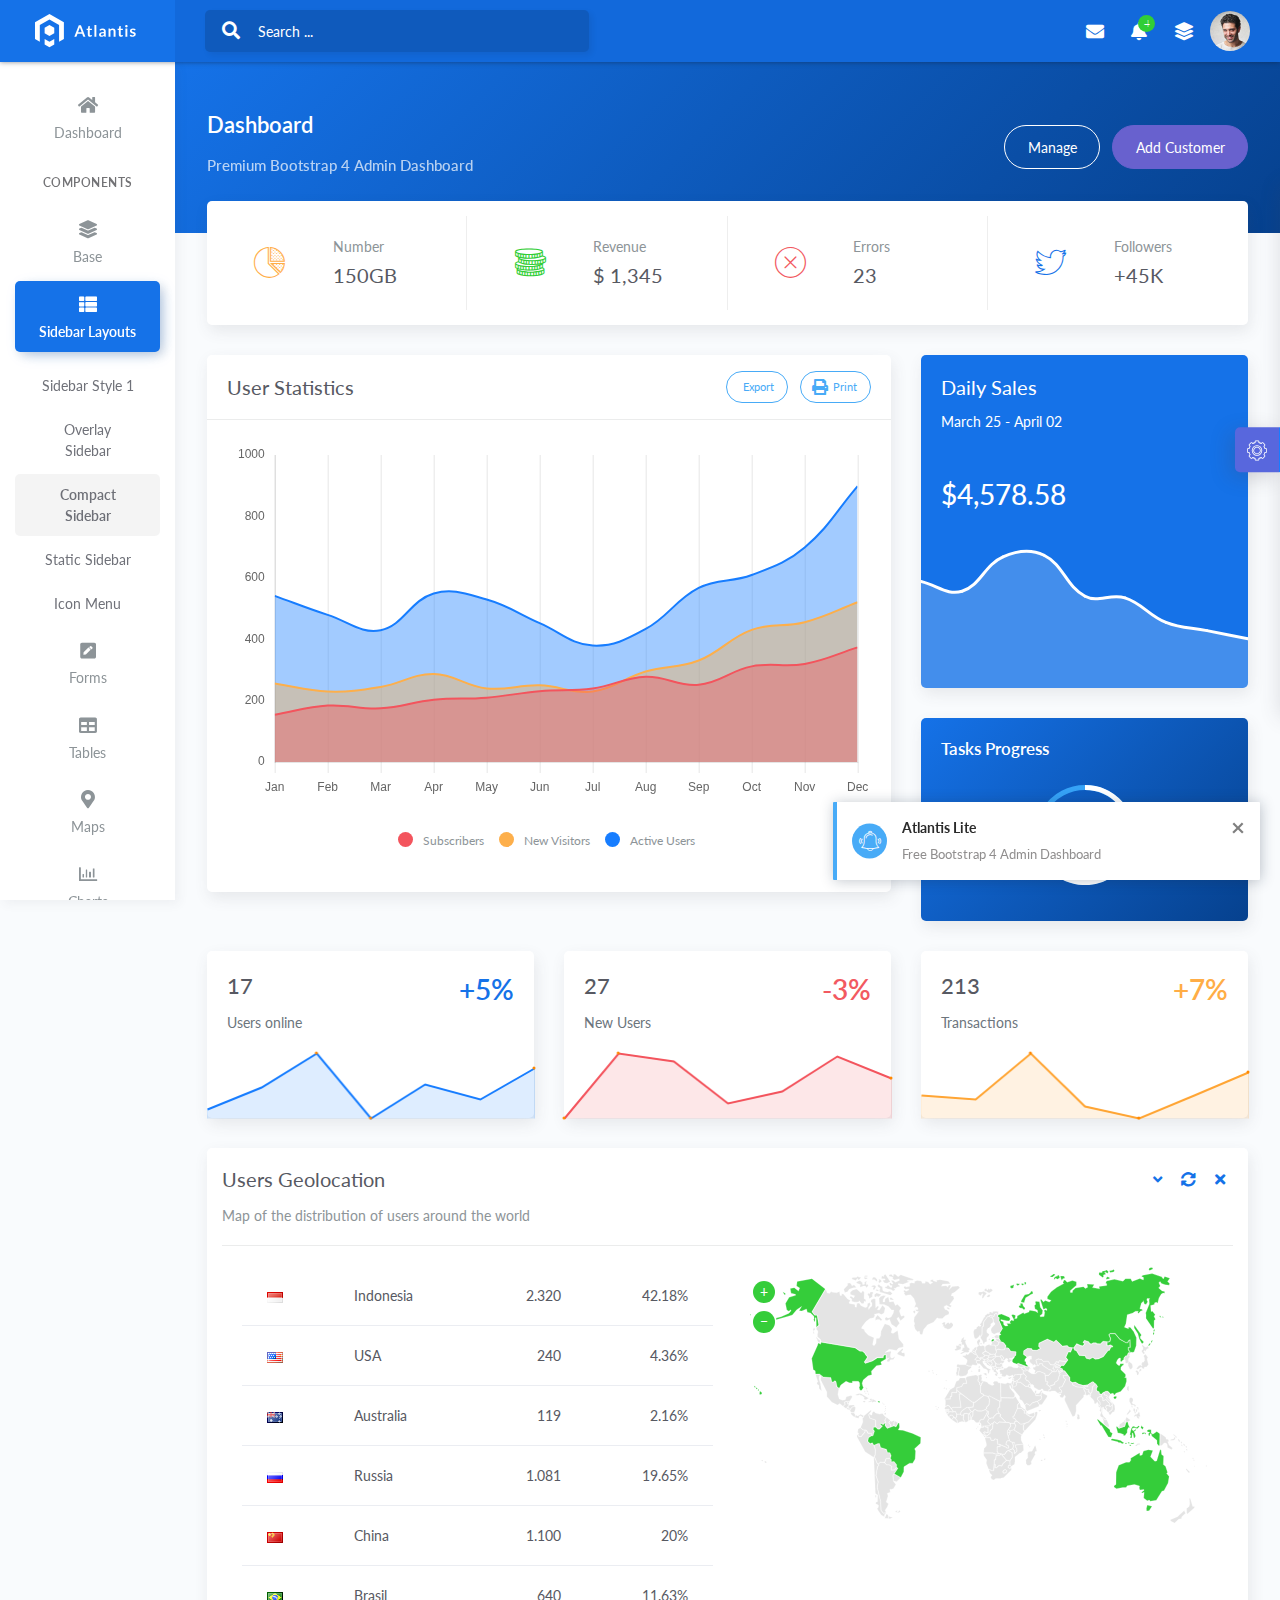
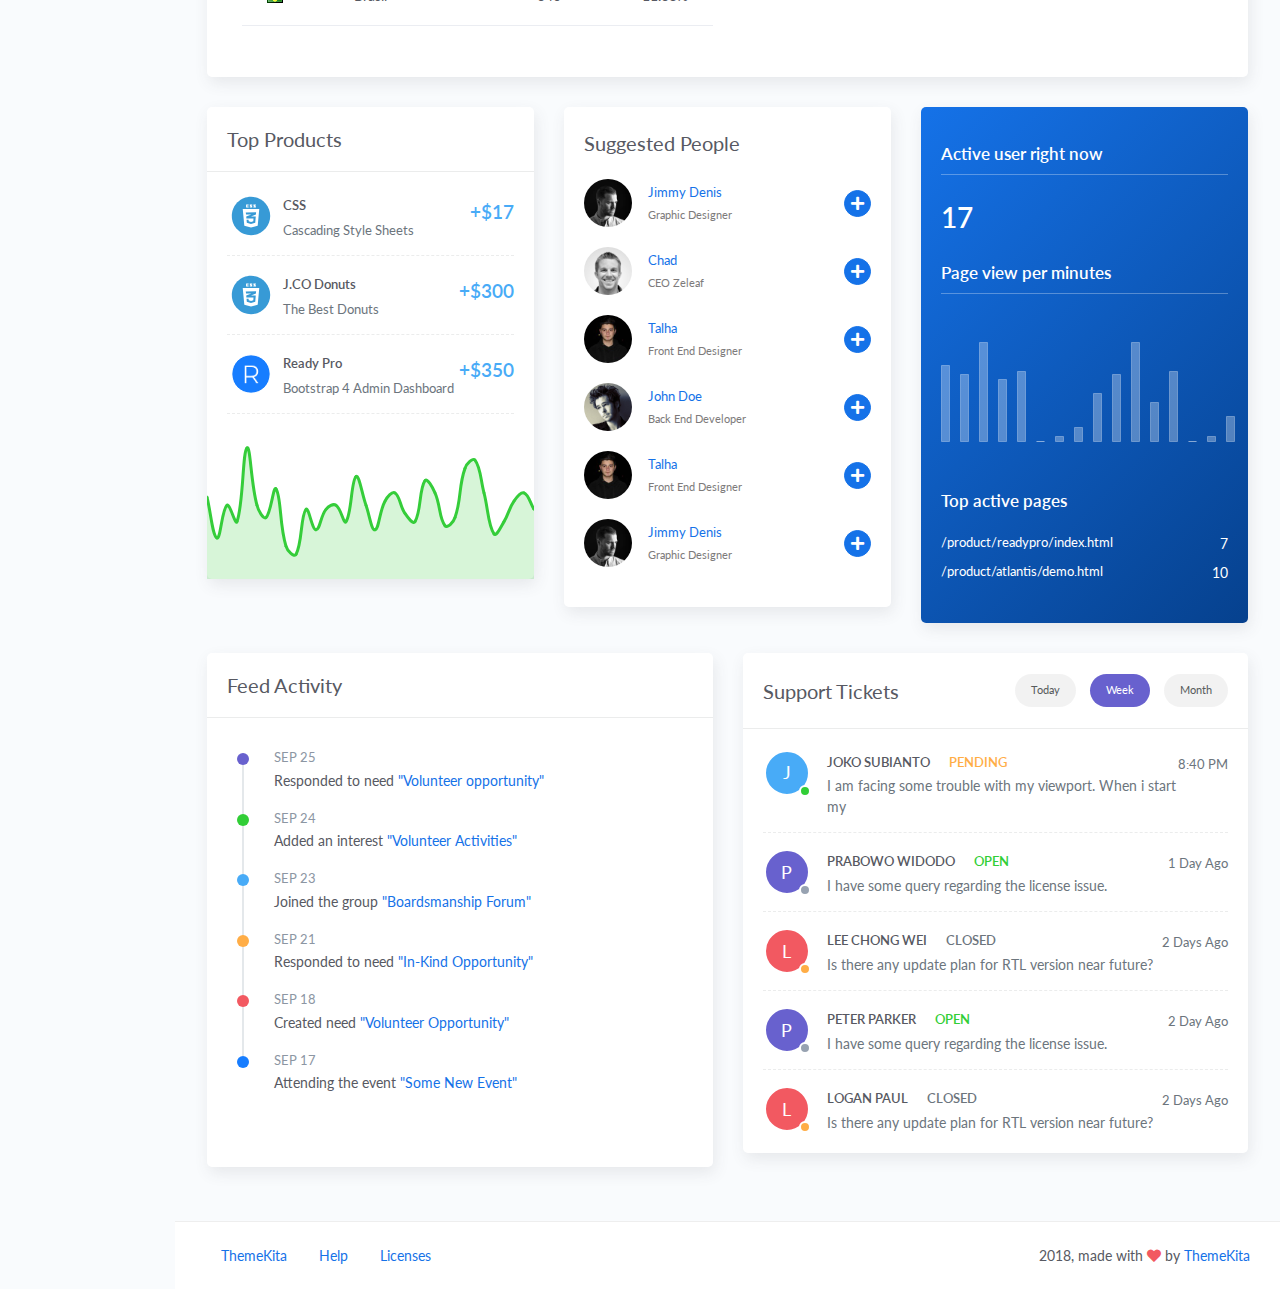
<file: demo1/compact-sidebar.html>
<!DOCTYPE html>
<html lang="en">
<head>
	<meta http-equiv="X-UA-Compatible" content="IE=edge" />
	<title>Atlantis Lite - Bootstrap 4 Admin Dashboard</title>
	<meta content='width=device-width, initial-scale=1.0, shrink-to-fit=no' name='viewport' />
	<link rel="icon" href="../assets/img/icon.ico" type="image/x-icon"/>

	<!-- Fonts and icons -->
	<script src="../assets/js/plugin/webfont/webfont.min.js"></script>
	<script>
		WebFont.load({
			google: {"families":["Lato:300,400,700,900"]},
			custom: {"families":["Flaticon", "Font Awesome 5 Solid", "Font Awesome 5 Regular", "Font Awesome 5 Brands", "simple-line-icons"], urls: ['../assets/css/fonts.min.css']},
			active: function() {
				sessionStorage.fonts = true;
			}
		});
	</script>

	<!-- CSS Files -->
	<link rel="stylesheet" href="../assets/css/bootstrap.min.css">
	<link rel="stylesheet" href="../assets/css/atlantis.min.css">

	<!-- CSS Just for demo purpose, don't include it in your project -->
	<link rel="stylesheet" href="../assets/css/demo.css">
</head>
<body>
	<div class="wrapper compact-wrapper">
		<div class="main-header">
			<!-- Logo Header -->
			<div class="logo-header" data-background-color="blue">
				
				<a href="index.html" class="logo ml-auto mr-auto">
					<img src="../assets/img/logo.svg" alt="navbar brand" class="navbar-brand" height="35">
				</a>
				<button class="navbar-toggler sidenav-toggler ml-auto" type="button" data-toggle="collapse" data-target="collapse" aria-expanded="false" aria-label="Toggle navigation">
					<span class="navbar-toggler-icon">
						<i class="icon-menu"></i>
					</span>
				</button>
				<button class="topbar-toggler more"><i class="icon-options-vertical"></i></button>
			</div>
			<!-- End Logo Header -->

			<!-- Navbar Header -->
			<nav class="navbar navbar-header navbar-expand-lg" data-background-color="blue2">
				
				<div class="container-fluid">
					<div class="collapse" id="search-nav">
						<form class="navbar-left navbar-form nav-search mr-md-3">
							<div class="input-group">
								<div class="input-group-prepend">
									<button type="submit" class="btn btn-search pr-1">
										<i class="fa fa-search search-icon"></i>
									</button>
								</div>
								<input type="text" placeholder="Search ..." class="form-control">
							</div>
						</form>
					</div>
					<ul class="navbar-nav topbar-nav ml-md-auto align-items-center">
						<li class="nav-item toggle-nav-search hidden-caret">
							<a class="nav-link" data-toggle="collapse" href="#search-nav" role="button" aria-expanded="false" aria-controls="search-nav">
								<i class="fa fa-search"></i>
							</a>
						</li>
						<li class="nav-item dropdown hidden-caret">
							<a class="nav-link dropdown-toggle" href="#" id="messageDropdown" role="button" data-toggle="dropdown" aria-haspopup="true" aria-expanded="false">
								<i class="fa fa-envelope"></i>
							</a>
							<ul class="dropdown-menu messages-notif-box animated fadeIn" aria-labelledby="messageDropdown">
								<li>
									<div class="dropdown-title d-flex justify-content-between align-items-center">
										Messages 									
										<a href="#" class="small">Mark all as read</a>
									</div>
								</li>
								<li>
									<div class="message-notif-scroll scrollbar-outer">
										<div class="notif-center">
											<a href="#">
												<div class="notif-img"> 
													<img src="../assets/img/jm_denis.jpg" alt="Img Profile">
												</div>
												<div class="notif-content">
													<span class="subject">Jimmy Denis</span>
													<span class="block">
														How are you ?
													</span>
													<span class="time">5 minutes ago</span> 
												</div>
											</a>
											<a href="#">
												<div class="notif-img"> 
													<img src="../assets/img/chadengle.jpg" alt="Img Profile">
												</div>
												<div class="notif-content">
													<span class="subject">Chad</span>
													<span class="block">
														Ok, Thanks !
													</span>
													<span class="time">12 minutes ago</span> 
												</div>
											</a>
											<a href="#">
												<div class="notif-img"> 
													<img src="../assets/img/mlane.jpg" alt="Img Profile">
												</div>
												<div class="notif-content">
													<span class="subject">Jhon Doe</span>
													<span class="block">
														Ready for the meeting today...
													</span>
													<span class="time">12 minutes ago</span> 
												</div>
											</a>
											<a href="#">
												<div class="notif-img"> 
													<img src="../assets/img/talha.jpg" alt="Img Profile">
												</div>
												<div class="notif-content">
													<span class="subject">Talha</span>
													<span class="block">
														Hi, Apa Kabar ?
													</span>
													<span class="time">17 minutes ago</span> 
												</div>
											</a>
										</div>
									</div>
								</li>
								<li>
									<a class="see-all" href="javascript:void(0);">See all messages<i class="fa fa-angle-right"></i> </a>
								</li>
							</ul>
						</li>
						<li class="nav-item dropdown hidden-caret">
							<a class="nav-link dropdown-toggle" href="#" id="notifDropdown" role="button" data-toggle="dropdown" aria-haspopup="true" aria-expanded="false">
								<i class="fa fa-bell"></i>
								<span class="notification">4</span>
							</a>
							<ul class="dropdown-menu notif-box animated fadeIn" aria-labelledby="notifDropdown">
								<li>
									<div class="dropdown-title">You have 4 new notification</div>
								</li>
								<li>
									<div class="notif-scroll scrollbar-outer">
										<div class="notif-center">
											<a href="#">
												<div class="notif-icon notif-primary"> <i class="fa fa-user-plus"></i> </div>
												<div class="notif-content">
													<span class="block">
														New user registered
													</span>
													<span class="time">5 minutes ago</span> 
												</div>
											</a>
											<a href="#">
												<div class="notif-icon notif-success"> <i class="fa fa-comment"></i> </div>
												<div class="notif-content">
													<span class="block">
														Rahmad commented on Admin
													</span>
													<span class="time">12 minutes ago</span> 
												</div>
											</a>
											<a href="#">
												<div class="notif-img"> 
													<img src="../assets/img/profile2.jpg" alt="Img Profile">
												</div>
												<div class="notif-content">
													<span class="block">
														Reza send messages to you
													</span>
													<span class="time">12 minutes ago</span> 
												</div>
											</a>
											<a href="#">
												<div class="notif-icon notif-danger"> <i class="fa fa-heart"></i> </div>
												<div class="notif-content">
													<span class="block">
														Farrah liked Admin
													</span>
													<span class="time">17 minutes ago</span> 
												</div>
											</a>
										</div>
									</div>
								</li>
								<li>
									<a class="see-all" href="javascript:void(0);">See all notifications<i class="fa fa-angle-right"></i> </a>
								</li>
							</ul>
						</li>
						<li class="nav-item dropdown hidden-caret">
							<a class="nav-link" data-toggle="dropdown" href="#" aria-expanded="false">
								<i class="fas fa-layer-group"></i>
							</a>
							<div class="dropdown-menu quick-actions quick-actions-info animated fadeIn">
								<div class="quick-actions-header">
									<span class="title mb-1">Quick Actions</span>
									<span class="subtitle op-8">Shortcuts</span>
								</div>
								<div class="quick-actions-scroll scrollbar-outer">
									<div class="quick-actions-items">
										<div class="row m-0">
											<a class="col-6 col-md-4 p-0" href="#">
												<div class="quick-actions-item">
													<i class="flaticon-file-1"></i>
													<span class="text">Generated Report</span>
												</div>
											</a>
											<a class="col-6 col-md-4 p-0" href="#">
												<div class="quick-actions-item">
													<i class="flaticon-database"></i>
													<span class="text">Create New Database</span>
												</div>
											</a>
											<a class="col-6 col-md-4 p-0" href="#">
												<div class="quick-actions-item">
													<i class="flaticon-pen"></i>
													<span class="text">Create New Post</span>
												</div>
											</a>
											<a class="col-6 col-md-4 p-0" href="#">
												<div class="quick-actions-item">
													<i class="flaticon-interface-1"></i>
													<span class="text">Create New Task</span>
												</div>
											</a>
											<a class="col-6 col-md-4 p-0" href="#">
												<div class="quick-actions-item">
													<i class="flaticon-list"></i>
													<span class="text">Completed Tasks</span>
												</div>
											</a>
											<a class="col-6 col-md-4 p-0" href="#">
												<div class="quick-actions-item">
													<i class="flaticon-file"></i>
													<span class="text">Create New Invoice</span>
												</div>
											</a>
										</div>
									</div>
								</div>
							</div>
						</li>
						<li class="nav-item dropdown hidden-caret">
							<a class="dropdown-toggle profile-pic" data-toggle="dropdown" href="#" aria-expanded="false">
								<div class="avatar-sm">
									<img src="../assets/img/profile.jpg" alt="..." class="avatar-img rounded-circle">
								</div>
							</a>
							<ul class="dropdown-menu dropdown-user animated fadeIn">
								<div class="dropdown-user-scroll scrollbar-outer">
									<li>
										<div class="user-box">
											<div class="avatar-lg"><img src="../assets/img/profile.jpg" alt="image profile" class="avatar-img rounded"></div>
											<div class="u-text">
												<h4>Hizrian</h4>
												<p class="text-muted">hello@example.com</p><a href="profile.html" class="btn btn-xs btn-secondary btn-sm">View Profile</a>
											</div>
										</div>
									</li>
									<li>
										<div class="dropdown-divider"></div>
										<a class="dropdown-item" href="#">My Profile</a>
										<a class="dropdown-item" href="#">My Balance</a>
										<a class="dropdown-item" href="#">Inbox</a>
										<div class="dropdown-divider"></div>
										<a class="dropdown-item" href="#">Account Setting</a>
										<div class="dropdown-divider"></div>
										<a class="dropdown-item" href="#">Logout</a>
									</li>
								</div>
							</ul>
						</li>
					</ul>
				</div>
			</nav>
			<!-- End Navbar -->
		</div>

		<!-- Sidebar -->
		<div class="sidebar sidebar-style-2">			
			<div class="sidebar-wrapper scrollbar scrollbar-inner">
				<div class="sidebar-content">
					<ul class="nav nav-primary">
						<li class="nav-item">
							<a data-toggle="collapse" href="#dashboard" class="collapsed" aria-expanded="false">
								<i class="fas fa-home"></i>
								<p>Dashboard</p>
								<span class="caret"></span>
							</a>
							<div class="collapse" id="dashboard">
								<ul class="nav nav-collapse">
									<li>
										<a href="../demo1/index.html">
											<span class="sub-item">Dashboard 1</span>
										</a>
									</li>
									<li>
										<a href="../demo2/index.html">
											<span class="sub-item">Dashboard 2</span>
										</a>
									</li>
								</ul>
							</div>
						</li>
						<li class="nav-section">
							<span class="sidebar-mini-icon">
								<i class="fa fa-ellipsis-h"></i>
							</span>
							<h4 class="text-section">Components</h4>
						</li>
						<li class="nav-item">
							<a data-toggle="collapse" href="#base">
								<i class="fas fa-layer-group"></i>
								<p>Base</p>
								<span class="caret"></span>
							</a>
							<div class="collapse" id="base">
								<ul class="nav nav-collapse">
									<li>
										<a href="components/avatars.html">
											<span class="sub-item">Avatars</span>
										</a>
									</li>
									<li>
										<a href="components/buttons.html">
											<span class="sub-item">Buttons</span>
										</a>
									</li>
									<li>
										<a href="components/gridsystem.html">
											<span class="sub-item">Grid System</span>
										</a>
									</li>
									<li>
										<a href="components/panels.html">
											<span class="sub-item">Panels</span>
										</a>
									</li>
									<li>
										<a href="components/notifications.html">
											<span class="sub-item">Notifications</span>
										</a>
									</li>
									<li>
										<a href="components/sweetalert.html">
											<span class="sub-item">Sweet Alert</span>
										</a>
									</li>
									<li>
										<a href="components/font-awesome-icons.html">
											<span class="sub-item">Font Awesome Icons</span>
										</a>
									</li>
									<li>
										<a href="components/simple-line-icons.html">
											<span class="sub-item">Simple Line Icons</span>
										</a>
									</li>
									<li>
										<a href="components/flaticons.html">
											<span class="sub-item">Flaticons</span>
										</a>
									</li>
									<li>
										<a href="components/typography.html">
											<span class="sub-item">Typography</span>
										</a>
									</li>
								</ul>
							</div>
						</li>
						<li class="nav-item active submenu">
							<a data-toggle="collapse" href="#sidebarLayouts">
								<i class="fas fa-th-list"></i>
								<p>Sidebar Layouts</p>
								<span class="caret"></span>
							</a>
							<div class="collapse show" id="sidebarLayouts">
								<ul class="nav nav-collapse">
									<li>
										<a href="sidebar-style-1.html">
											<span class="sub-item">Sidebar Style 1</span>
										</a>
									</li>
									<li>
										<a href="overlay-sidebar.html">
											<span class="sub-item">Overlay Sidebar</span>
										</a>
									</li>
									<li class="active">
										<a href="compact-sidebar.html">
											<span class="sub-item">Compact Sidebar</span>
										</a>
									</li>
									<li>
										<a href="static-sidebar.html">
											<span class="sub-item">Static Sidebar</span>
										</a>
									</li>
									<li>
										<a href="icon-menu.html">
											<span class="sub-item">Icon Menu</span>
										</a>
									</li>
								</ul>
							</div>
						</li>
						<li class="nav-item">
							<a data-toggle="collapse" href="#forms">
								<i class="fas fa-pen-square"></i>
								<p>Forms</p>
								<span class="caret"></span>
							</a>
							<div class="collapse" id="forms">
								<ul class="nav nav-collapse">
									<li>
										<a href="forms/forms.html">
											<span class="sub-item">Basic Form</span>
										</a>
									</li>
								</ul>
							</div>
						</li>
						<li class="nav-item">
							<a data-toggle="collapse" href="#tables">
								<i class="fas fa-table"></i>
								<p>Tables</p>
								<span class="caret"></span>
							</a>
							<div class="collapse" id="tables">
								<ul class="nav nav-collapse">
									<li>
										<a href="tables/tables.html">
											<span class="sub-item">Basic Table</span>
										</a>
									</li>
									<li>
										<a href="tables/datatables.html">
											<span class="sub-item">Datatables</span>
										</a>
									</li>
								</ul>
							</div>
						</li>
						<li class="nav-item">
							<a data-toggle="collapse" href="#maps">
								<i class="fas fa-map-marker-alt"></i>
								<p>Maps</p>
								<span class="caret"></span>
							</a>
							<div class="collapse" id="maps">
								<ul class="nav nav-collapse">
									<li>
										<a href="maps/jqvmap.html">
											<span class="sub-item">JQVMap</span>
										</a>
									</li>
								</ul>
							</div>
						</li>
						<li class="nav-item">
							<a data-toggle="collapse" href="#charts">
								<i class="far fa-chart-bar"></i>
								<p>Charts</p>
								<span class="caret"></span>
							</a>
							<div class="collapse" id="charts">
								<ul class="nav nav-collapse">
									<li>
										<a href="charts/charts.html">
											<span class="sub-item">Chart Js</span>
										</a>
									</li>
									<li>
										<a href="charts/sparkline.html">
											<span class="sub-item">Sparkline</span>
										</a>
									</li>
								</ul>
							</div>
						</li>
						<li class="nav-item">
							<a href="widgets.html">
								<i class="fas fa-desktop"></i>
								<p>Widgets</p>
								<span class="badge badge-success">4</span>
							</a>
						</li>
						<li class="nav-item">
							<a data-toggle="collapse" href="#submenu">
								<i class="fas fa-bars"></i>
								<p>Menu Levels</p>
								<span class="caret"></span>
							</a>
							<div class="collapse" id="submenu">
								<ul class="nav nav-collapse">
									<li>
										<a data-toggle="collapse" href="#subnav1">
											<span class="sub-item">Level 1</span>
											<span class="caret"></span>
										</a>
										<div class="collapse" id="subnav1">
											<ul class="nav nav-collapse subnav">
												<li>
													<a href="#">
														<span class="sub-item">Level 2</span>
													</a>
												</li>
												<li>
													<a href="#">
														<span class="sub-item">Level 2</span>
													</a>
												</li>
					</ul>
										</div>
									</li>
									<li>
										<a data-toggle="collapse" href="#subnav2">
											<span class="sub-item">Level 1</span>
											<span class="caret"></span>
										</a>
										<div class="collapse" id="subnav2">
											<ul class="nav nav-collapse subnav">
												<li>
													<a href="#">
														<span class="sub-item">Level 2</span>
													</a>
												</li>
					</ul>
										</div>
									</li>
									<li>
										<a href="#">
											<span class="sub-item">Level 1</span>
										</a>
									</li>
								</ul>
							</div>
						</li>
					</ul>
				</div>
			</div>
		</div>
		<!-- End Sidebar -->

		<div class="main-panel">
			<div class="content">
				<div class="panel-header bg-primary-gradient">
					<div class="page-inner py-5">
						<div class="d-flex align-items-left align-items-md-center flex-column flex-md-row">
							<div>
								<h2 class="text-white pb-2 fw-bold">Dashboard</h2>
								<h5 class="text-white op-7 mb-2">Premium Bootstrap 4 Admin Dashboard</h5>
							</div>
							<div class="ml-md-auto py-2 py-md-0">
								<a href="#" class="btn btn-white btn-border btn-round mr-2">Manage</a>
								<a href="#" class="btn btn-secondary btn-round">Add Customer</a>
							</div>
						</div>
					</div>
				</div>
				<div class="page-inner mt--5">
					<div class="row row-card-no-pd mt--2">
						<div class="col-sm-6 col-md-3">
							<div class="card card-stats card-round">
								<div class="card-body ">
									<div class="row">
										<div class="col-5">
											<div class="icon-big text-center">
												<i class="flaticon-chart-pie text-warning"></i>
											</div>
										</div>
										<div class="col-7 col-stats">
											<div class="numbers">
												<p class="card-category">Number</p>
												<h4 class="card-title">150GB</h4>
											</div>
										</div>
									</div>
								</div>
							</div>
						</div>
						<div class="col-sm-6 col-md-3">
							<div class="card card-stats card-round">
								<div class="card-body ">
									<div class="row">
										<div class="col-5">
											<div class="icon-big text-center">
												<i class="flaticon-coins text-success"></i>
											</div>
										</div>
										<div class="col-7 col-stats">
											<div class="numbers">
												<p class="card-category">Revenue</p>
												<h4 class="card-title">$ 1,345</h4>
											</div>
										</div>
									</div>
								</div>
							</div>
						</div>
						<div class="col-sm-6 col-md-3">
							<div class="card card-stats card-round">
								<div class="card-body">
									<div class="row">
										<div class="col-5">
											<div class="icon-big text-center">
												<i class="flaticon-error text-danger"></i>
											</div>
										</div>
										<div class="col-7 col-stats">
											<div class="numbers">
												<p class="card-category">Errors</p>
												<h4 class="card-title">23</h4>
											</div>
										</div>
									</div>
								</div>
							</div>
						</div>
						<div class="col-sm-6 col-md-3">
							<div class="card card-stats card-round">
								<div class="card-body">
									<div class="row">
										<div class="col-5">
											<div class="icon-big text-center">
												<i class="flaticon-twitter text-primary"></i>
											</div>
										</div>
										<div class="col-7 col-stats">
											<div class="numbers">
												<p class="card-category">Followers</p>
												<h4 class="card-title">+45K</h4>
											</div>
										</div>
									</div>
								</div>
							</div>
						</div>
					</div>
					<div class="row">
						<div class="col-md-8">
							<div class="card">
								<div class="card-header">
									<div class="card-head-row">
										<div class="card-title">User Statistics</div>
										<div class="card-tools">
											<a href="#" class="btn btn-info btn-border btn-round btn-sm mr-2">
												<span class="btn-label">
													<i class="fa fa-pencil"></i>
												</span>
												Export
											</a>
											<a href="#" class="btn btn-info btn-border btn-round btn-sm">
												<span class="btn-label">
													<i class="fa fa-print"></i>
												</span>
												Print
											</a>
										</div>
									</div>
								</div>
								<div class="card-body">
									<div class="chart-container" style="min-height: 375px">
										<canvas id="statisticsChart"></canvas>
									</div>
									<div id="myChartLegend"></div>
								</div>
							</div>
						</div>
						<div class="col-md-4">
							<div class="card card-primary">
								<div class="card-header">
									<div class="card-title">Daily Sales</div>
									<div class="card-category">March 25 - April 02</div>
								</div>
								<div class="card-body pb-0">
									<div class="mb-4 mt-2">
										<h1>$4,578.58</h1>
									</div>
									<div class="pull-in">
										<canvas id="dailySalesChart"></canvas>
									</div>
								</div>
							</div>
							<div class="card card-primary bg-primary-gradient">
								<div class="card-body">
									<h4 class="mb-1 fw-bold">Tasks Progress</h4>
									<div id="task-complete" class="chart-circle mt-4 mb-3"></div>
								</div>
							</div>
						</div>
					</div>
					<div class="row">
						<div class="col-md-4">
							<div class="card">
								<div class="card-body pb-0">
									<div class="h1 fw-bold float-right text-primary">+5%</div>
									<h2 class="mb-2">17</h2>
									<p class="text-muted">Users online</p>
									<div class="pull-in sparkline-fix">
										<div id="lineChart"></div>
									</div>
								</div>
							</div>
						</div>
						<div class="col-md-4">
							<div class="card">
								<div class="card-body pb-0">
									<div class="h1 fw-bold float-right text-danger">-3%</div>
									<h2 class="mb-2">27</h2>
									<p class="text-muted">New Users</p>
									<div class="pull-in sparkline-fix">
										<div id="lineChart2"></div>
									</div>
								</div>
							</div>
						</div>
						<div class="col-md-4">
							<div class="card">
								<div class="card-body pb-0">
									<div class="h1 fw-bold float-right text-warning">+7%</div>
									<h2 class="mb-2">213</h2>
									<p class="text-muted">Transactions</p>
									<div class="pull-in sparkline-fix">
										<div id="lineChart3"></div>
									</div>
								</div>
							</div>
						</div>
					</div>
					<div class="row row-card-no-pd">
						<div class="col-md-12">
							<div class="card">
								<div class="card-header">
									<div class="card-head-row">
										<h4 class="card-title">Users Geolocation</h4>
										<div class="card-tools">
											<button class="btn btn-icon btn-link btn-primary btn-xs"><span class="fa fa-angle-down"></span></button>
											<button class="btn btn-icon btn-link btn-primary btn-xs btn-refresh-card"><span class="fa fa-sync-alt"></span></button>
											<button class="btn btn-icon btn-link btn-primary btn-xs"><span class="fa fa-times"></span></button>
										</div>
									</div>
									<p class="card-category">
									Map of the distribution of users around the world</p>
								</div>
								<div class="card-body">
									<div class="row">
										<div class="col-md-6">
											<div class="table-responsive table-hover table-sales">
												<table class="table">
													<tbody>
														<tr>
															<td>
																<div class="flag">
																	<img src="../assets/img/flags/id.png" alt="indonesia">
																</div>
															</td>
															<td>Indonesia</td>
															<td class="text-right">
																2.320
															</td>
															<td class="text-right">
																42.18%
															</td>
														</tr>
														<tr>
															<td>
																<div class="flag">
																	<img src="../assets/img/flags/us.png" alt="united states">
																</div>
															</td>
															<td>USA</td>
															<td class="text-right">
																240
															</td>
															<td class="text-right">
																4.36%
															</td>
														</tr>
														<tr>
															<td>
																<div class="flag">
																	<img src="../assets/img/flags/au.png" alt="australia">
																</div>
															</td>
															<td>Australia</td>
															<td class="text-right">
																119
															</td>
															<td class="text-right">
																2.16%
															</td>
														</tr>
														<tr>
															<td>
																<div class="flag">
																	<img src="../assets/img/flags/ru.png" alt="russia">
																</div>
															</td>
															<td>Russia</td>
															<td class="text-right">
																1.081
															</td>
															<td class="text-right">
																19.65%
															</td>
														</tr>
														<tr>
															<td>
																<div class="flag">
																	<img src="../assets/img/flags/cn.png" alt="china">
																</div>
															</td>
															<td>China</td>
															<td class="text-right">
																1.100
															</td>
															<td class="text-right">
																20%
															</td>
														</tr>
														<tr>
															<td>
																<div class="flag">
																	<img src="../assets/img/flags/br.png" alt="brazil">
																</div>
															</td>
															<td>Brasil</td>
															<td class="text-right">
																640
															</td>
															<td class="text-right">
																11.63%
															</td>
														</tr>
													</tbody>
												</table>
											</div>
										</div>
										<div class="col-md-6">
											<div class="mapcontainer">
												<div id="map-example" class="vmap"></div>
											</div>
										</div>
									</div>
								</div>
							</div>
						</div>
					</div>
					<div class="row">
						<div class="col-md-4">
							<div class="card">
								<div class="card-header">
									<div class="card-title">Top Products</div>
								</div>
								<div class="card-body pb-0">
									<div class="d-flex">
										<div class="avatar">
											<img src="../assets/img/logoproduct.svg" alt="..." class="avatar-img rounded-circle">
										</div>
										<div class="flex-1 pt-1 ml-2">
											<h6 class="fw-bold mb-1">CSS</h6>
											<small class="text-muted">Cascading Style Sheets</small>
										</div>
										<div class="d-flex ml-auto align-items-center">
											<h3 class="text-info fw-bold">+$17</h3>
										</div>
									</div>
									<div class="separator-dashed"></div>
									<div class="d-flex">
										<div class="avatar">
											<img src="../assets/img/logoproduct.svg" alt="..." class="avatar-img rounded-circle">
										</div>
										<div class="flex-1 pt-1 ml-2">
											<h6 class="fw-bold mb-1">J.CO Donuts</h6>
											<small class="text-muted">The Best Donuts</small>
										</div>
										<div class="d-flex ml-auto align-items-center">
											<h3 class="text-info fw-bold">+$300</h3>
										</div>
									</div>
									<div class="separator-dashed"></div>
									<div class="d-flex">
										<div class="avatar">
											<img src="../assets/img/logoproduct3.svg" alt="..." class="avatar-img rounded-circle">
										</div>
										<div class="flex-1 pt-1 ml-2">
											<h6 class="fw-bold mb-1">Ready Pro</h6>
											<small class="text-muted">Bootstrap 4 Admin Dashboard</small>
										</div>
										<div class="d-flex ml-auto align-items-center">
											<h3 class="text-info fw-bold">+$350</h3>
										</div>
									</div>
									<div class="separator-dashed"></div>
									<div class="pull-in">
										<canvas id="topProductsChart"></canvas>
									</div>
								</div>
							</div>
						</div>
						<div class="col-md-4">
							<div class="card">
								<div class="card-body">
									<div class="card-title fw-mediumbold">Suggested People</div>
									<div class="card-list">
										<div class="item-list">
											<div class="avatar">
												<img src="../assets/img/jm_denis.jpg" alt="..." class="avatar-img rounded-circle">
											</div>
											<div class="info-user ml-3">
												<div class="username">Jimmy Denis</div>
												<div class="status">Graphic Designer</div>
											</div>
											<button class="btn btn-icon btn-primary btn-round btn-xs">
												<i class="fa fa-plus"></i>
											</button>
										</div>
										<div class="item-list">
											<div class="avatar">
												<img src="../assets/img/chadengle.jpg" alt="..." class="avatar-img rounded-circle">
											</div>
											<div class="info-user ml-3">
												<div class="username">Chad</div>
												<div class="status">CEO Zeleaf</div>
											</div>
											<button class="btn btn-icon btn-primary btn-round btn-xs">
												<i class="fa fa-plus"></i>
											</button>
										</div>
										<div class="item-list">
											<div class="avatar">
												<img src="../assets/img/talha.jpg" alt="..." class="avatar-img rounded-circle">
											</div>
											<div class="info-user ml-3">
												<div class="username">Talha</div>
												<div class="status">Front End Designer</div>
											</div>
											<button class="btn btn-icon btn-primary btn-round btn-xs">
												<i class="fa fa-plus"></i>
											</button>
										</div>
										<div class="item-list">
											<div class="avatar">
												<img src="../assets/img/mlane.jpg" alt="..." class="avatar-img rounded-circle">
											</div>
											<div class="info-user ml-3">
												<div class="username">John Doe</div>
												<div class="status">Back End Developer</div>
											</div>
											<button class="btn btn-icon btn-primary btn-round btn-xs">
												<i class="fa fa-plus"></i>
											</button>
										</div>
										<div class="item-list">
											<div class="avatar">
												<img src="../assets/img/talha.jpg" alt="..." class="avatar-img rounded-circle">
											</div>
											<div class="info-user ml-3">
												<div class="username">Talha</div>
												<div class="status">Front End Designer</div>
											</div>
											<button class="btn btn-icon btn-primary btn-round btn-xs">
												<i class="fa fa-plus"></i>
											</button>
										</div>
										<div class="item-list">
											<div class="avatar">
												<img src="../assets/img/jm_denis.jpg" alt="..." class="avatar-img rounded-circle">
											</div>
											<div class="info-user ml-3">
												<div class="username">Jimmy Denis</div>
												<div class="status">Graphic Designer</div>
											</div>
											<button class="btn btn-icon btn-primary btn-round btn-xs">
												<i class="fa fa-plus"></i>
											</button>
										</div>
									</div>
								</div>
							</div>
						</div>
						<div class="col-md-4">
							<div class="card card-primary bg-primary-gradient">
								<div class="card-body">
									<h4 class="mt-3 b-b1 pb-2 mb-4 fw-bold">Active user right now</h4>
									<h1 class="mb-4 fw-bold">17</h1>
									<h4 class="mt-3 b-b1 pb-2 mb-5 fw-bold">Page view per minutes</h4>
									<div id="activeUsersChart"></div>
									<h4 class="mt-5 pb-3 mb-0 fw-bold">Top active pages</h4>
									<ul class="list-unstyled">
										<li class="d-flex justify-content-between pb-1 pt-1"><small>/product/readypro/index.html</small> <span>7</span></li>
										<li class="d-flex justify-content-between pb-1 pt-1"><small>/product/atlantis/demo.html</small> <span>10</span></li>
									</ul>
								</div>
							</div>
						</div>
					</div>
					<div class="row">
						<div class="col-md-6">
							<div class="card">
								<div class="card-header">
									<div class="card-title">Feed Activity</div>
								</div>
								<div class="card-body">
									<ol class="activity-feed">
										<li class="feed-item feed-item-secondary">
											<time class="date" datetime="9-25">Sep 25</time>
											<span class="text">Responded to need <a href="#">"Volunteer opportunity"</a></span>
										</li>
										<li class="feed-item feed-item-success">
											<time class="date" datetime="9-24">Sep 24</time>
											<span class="text">Added an interest <a href="#">"Volunteer Activities"</a></span>
										</li>
										<li class="feed-item feed-item-info">
											<time class="date" datetime="9-23">Sep 23</time>
											<span class="text">Joined the group <a href="single-group.php">"Boardsmanship Forum"</a></span>
										</li>
										<li class="feed-item feed-item-warning">
											<time class="date" datetime="9-21">Sep 21</time>
											<span class="text">Responded to need <a href="#">"In-Kind Opportunity"</a></span>
										</li>
										<li class="feed-item feed-item-danger">
											<time class="date" datetime="9-18">Sep 18</time>
											<span class="text">Created need <a href="#">"Volunteer Opportunity"</a></span>
										</li>
										<li class="feed-item">
											<time class="date" datetime="9-17">Sep 17</time>
											<span class="text">Attending the event <a href="single-event.php">"Some New Event"</a></span>
										</li>
									</ol>
								</div>
							</div>
						</div>
						<div class="col-md-6">
							<div class="card">
								<div class="card-header">
									<div class="card-head-row">
										<div class="card-title">Support Tickets</div>
										<div class="card-tools">
											<ul class="nav nav-pills nav-secondary nav-pills-no-bd nav-sm" id="pills-tab" role="tablist">
												<li class="nav-item">
													<a class="nav-link" id="pills-today" data-toggle="pill" href="#pills-today" role="tab" aria-selected="true">Today</a>
												</li>
												<li class="nav-item">
													<a class="nav-link active" id="pills-week" data-toggle="pill" href="#pills-week" role="tab" aria-selected="false">Week</a>
												</li>
												<li class="nav-item">
													<a class="nav-link" id="pills-month" data-toggle="pill" href="#pills-month" role="tab" aria-selected="false">Month</a>
												</li>
					</ul>
										</div>
									</div>
								</div>
								<div class="card-body">
									<div class="d-flex">
										<div class="avatar avatar-online">
											<span class="avatar-title rounded-circle border border-white bg-info">J</span>
										</div>
										<div class="flex-1 ml-3 pt-1">
											<h6 class="text-uppercase fw-bold mb-1">Joko Subianto <span class="text-warning pl-3">pending</span></h6>
											<span class="text-muted">I am facing some trouble with my viewport. When i start my</span>
										</div>
										<div class="float-right pt-1">
											<small class="text-muted">8:40 PM</small>
										</div>
									</div>
									<div class="separator-dashed"></div>
									<div class="d-flex">
										<div class="avatar avatar-offline">
											<span class="avatar-title rounded-circle border border-white bg-secondary">P</span>
										</div>
										<div class="flex-1 ml-3 pt-1">
											<h6 class="text-uppercase fw-bold mb-1">Prabowo Widodo <span class="text-success pl-3">open</span></h6>
											<span class="text-muted">I have some query regarding the license issue.</span>
										</div>
										<div class="float-right pt-1">
											<small class="text-muted">1 Day Ago</small>
										</div>
									</div>
									<div class="separator-dashed"></div>
									<div class="d-flex">
										<div class="avatar avatar-away">
											<span class="avatar-title rounded-circle border border-white bg-danger">L</span>
										</div>
										<div class="flex-1 ml-3 pt-1">
											<h6 class="text-uppercase fw-bold mb-1">Lee Chong Wei <span class="text-muted pl-3">closed</span></h6>
											<span class="text-muted">Is there any update plan for RTL version near future?</span>
										</div>
										<div class="float-right pt-1">
											<small class="text-muted">2 Days Ago</small>
										</div>
									</div>
									<div class="separator-dashed"></div>
									<div class="d-flex">
										<div class="avatar avatar-offline">
											<span class="avatar-title rounded-circle border border-white bg-secondary">P</span>
										</div>
										<div class="flex-1 ml-3 pt-1">
											<h6 class="text-uppercase fw-bold mb-1">Peter Parker <span class="text-success pl-3">open</span></h6>
											<span class="text-muted">I have some query regarding the license issue.</span>
										</div>
										<div class="float-right pt-1">
											<small class="text-muted">2 Day Ago</small>
										</div>
									</div>
									<div class="separator-dashed"></div>
									<div class="d-flex">
										<div class="avatar avatar-away">
											<span class="avatar-title rounded-circle border border-white bg-danger">L</span>
										</div>
										<div class="flex-1 ml-3 pt-1">
											<h6 class="text-uppercase fw-bold mb-1">Logan Paul <span class="text-muted pl-3">closed</span></h6>
											<span class="text-muted">Is there any update plan for RTL version near future?</span>
										</div>
										<div class="float-right pt-1">
											<small class="text-muted">2 Days Ago</small>
										</div>
									</div>
								</div>
							</div>
						</div>
					</div>
				</div>
			</div>
			<footer class="footer">
				<div class="container-fluid">
					<nav class="pull-left">
						<ul class="nav">
							<li class="nav-item">
								<a class="nav-link" href="https://www.themekita.com">
									ThemeKita
								</a>
							</li>
							<li class="nav-item">
								<a class="nav-link" href="#">
									Help
								</a>
							</li>
							<li class="nav-item">
								<a class="nav-link" href="#">
									Licenses
								</a>
							</li>
						</ul>
					</nav>
					<div class="copyright ml-auto">
						2018, made with <i class="fa fa-heart heart text-danger"></i> by <a href="https://www.themekita.com">ThemeKita</a>
					</div>				
				</div>
			</footer>
		</div>
		
		
		<!-- Custom template | don't include it in your project! -->
		<div class="custom-template">
			<div class="title">Settings</div>
			<div class="custom-content">
				<div class="switcher">
					<div class="switch-block">
						<h4>Logo Header</h4>
						<div class="btnSwitch">
							<button type="button" class="changeLogoHeaderColor" data-color="dark"></button>
							<button type="button" class="selected changeLogoHeaderColor" data-color="blue"></button>
							<button type="button" class="changeLogoHeaderColor" data-color="purple"></button>
							<button type="button" class="changeLogoHeaderColor" data-color="light-blue"></button>
							<button type="button" class="changeLogoHeaderColor" data-color="green"></button>
							<button type="button" class="changeLogoHeaderColor" data-color="orange"></button>
							<button type="button" class="changeLogoHeaderColor" data-color="red"></button>
							<button type="button" class="changeLogoHeaderColor" data-color="white"></button>
							<br/>
							<button type="button" class="changeLogoHeaderColor" data-color="dark2"></button>
							<button type="button" class="changeLogoHeaderColor" data-color="blue2"></button>
							<button type="button" class="changeLogoHeaderColor" data-color="purple2"></button>
							<button type="button" class="changeLogoHeaderColor" data-color="light-blue2"></button>
							<button type="button" class="changeLogoHeaderColor" data-color="green2"></button>
							<button type="button" class="changeLogoHeaderColor" data-color="orange2"></button>
							<button type="button" class="changeLogoHeaderColor" data-color="red2"></button>
						</div>
					</div>
					<div class="switch-block">
						<h4>Navbar Header</h4>
						<div class="btnSwitch">
							<button type="button" class="changeTopBarColor" data-color="dark"></button>
							<button type="button" class="changeTopBarColor" data-color="blue"></button>
							<button type="button" class="changeTopBarColor" data-color="purple"></button>
							<button type="button" class="changeTopBarColor" data-color="light-blue"></button>
							<button type="button" class="changeTopBarColor" data-color="green"></button>
							<button type="button" class="changeTopBarColor" data-color="orange"></button>
							<button type="button" class="changeTopBarColor" data-color="red"></button>
							<button type="button" class="changeTopBarColor" data-color="white"></button>
							<br/>
							<button type="button" class="changeTopBarColor" data-color="dark2"></button>
							<button type="button" class="selected changeTopBarColor" data-color="blue2"></button>
							<button type="button" class="changeTopBarColor" data-color="purple2"></button>
							<button type="button" class="changeTopBarColor" data-color="light-blue2"></button>
							<button type="button" class="changeTopBarColor" data-color="green2"></button>
							<button type="button" class="changeTopBarColor" data-color="orange2"></button>
							<button type="button" class="changeTopBarColor" data-color="red2"></button>
						</div>
					</div>
					<div class="switch-block">
						<h4>Sidebar</h4>
						<div class="btnSwitch">
							<button type="button" class="selected changeSideBarColor" data-color="white"></button>
							<button type="button" class="changeSideBarColor" data-color="dark"></button>
							<button type="button" class="changeSideBarColor" data-color="dark2"></button>
						</div>
					</div>
					<div class="switch-block">
						<h4>Background</h4>
						<div class="btnSwitch">
							<button type="button" class="changeBackgroundColor" data-color="bg2"></button>
							<button type="button" class="changeBackgroundColor selected" data-color="bg1"></button>
							<button type="button" class="changeBackgroundColor" data-color="bg3"></button>
							<button type="button" class="changeBackgroundColor" data-color="dark"></button>
						</div>
					</div>
				</div>
			</div>
			<div class="custom-toggle">
				<i class="flaticon-settings"></i>
			</div>
		</div>
		<!-- End Custom template -->
	</div>
	<!--   Core JS Files   -->
	<script src="../assets/js/core/jquery.3.2.1.min.js"></script>
	<script src="../assets/js/core/popper.min.js"></script>
	<script src="../assets/js/core/bootstrap.min.js"></script>

	<!-- jQuery UI -->
	<script src="../assets/js/plugin/jquery-ui-1.12.1.custom/jquery-ui.min.js"></script>
	<script src="../assets/js/plugin/jquery-ui-touch-punch/jquery.ui.touch-punch.min.js"></script>

	<!-- jQuery Scrollbar -->
	<script src="../assets/js/plugin/jquery-scrollbar/jquery.scrollbar.min.js"></script>


	<!-- Chart JS -->
	<script src="../assets/js/plugin/chart.js/chart.min.js"></script>

	<!-- jQuery Sparkline -->
	<script src="../assets/js/plugin/jquery.sparkline/jquery.sparkline.min.js"></script>

	<!-- Chart Circle -->
	<script src="../assets/js/plugin/chart-circle/circles.min.js"></script>

	<!-- Datatables -->
	<script src="../assets/js/plugin/datatables/datatables.min.js"></script>

	<!-- Bootstrap Notify -->
	<script src="../assets/js/plugin/bootstrap-notify/bootstrap-notify.min.js"></script>

	<!-- jQuery Vector Maps -->
	<script src="../assets/js/plugin/jqvmap/jquery.vmap.min.js"></script>
	<script src="../assets/js/plugin/jqvmap/maps/jquery.vmap.world.js"></script>

	<!-- Sweet Alert -->
	<script src="../assets/js/plugin/sweetalert/sweetalert.min.js"></script>

	<!-- Atlantis JS -->
	<script src="../assets/js/atlantis.min.js"></script>

	<!-- Atlantis DEMO methods, don't include it in your project! -->
	<script src="../assets/js/setting-demo.js"></script>
	<script src="../assets/js/demo.js"></script>
	<script>
		$('#lineChart').sparkline([102,109,120,99,110,105,115], {
			type: 'line',
			height: '70',
			width: '100%',
			lineWidth: '2',
			lineColor: '#177dff',
			fillColor: 'rgba(23, 125, 255, 0.14)'
		});

		$('#lineChart2').sparkline([99,125,122,105,110,124,115], {
			type: 'line',
			height: '70',
			width: '100%',
			lineWidth: '2',
			lineColor: '#f3545d',
			fillColor: 'rgba(243, 84, 93, .14)'
		});

		$('#lineChart3').sparkline([105,103,123,100,95,105,115], {
			type: 'line',
			height: '70',
			width: '100%',
			lineWidth: '2',
			lineColor: '#ffa534',
			fillColor: 'rgba(255, 165, 52, .14)'
		});
	</script>
</body>
</html>
</file>
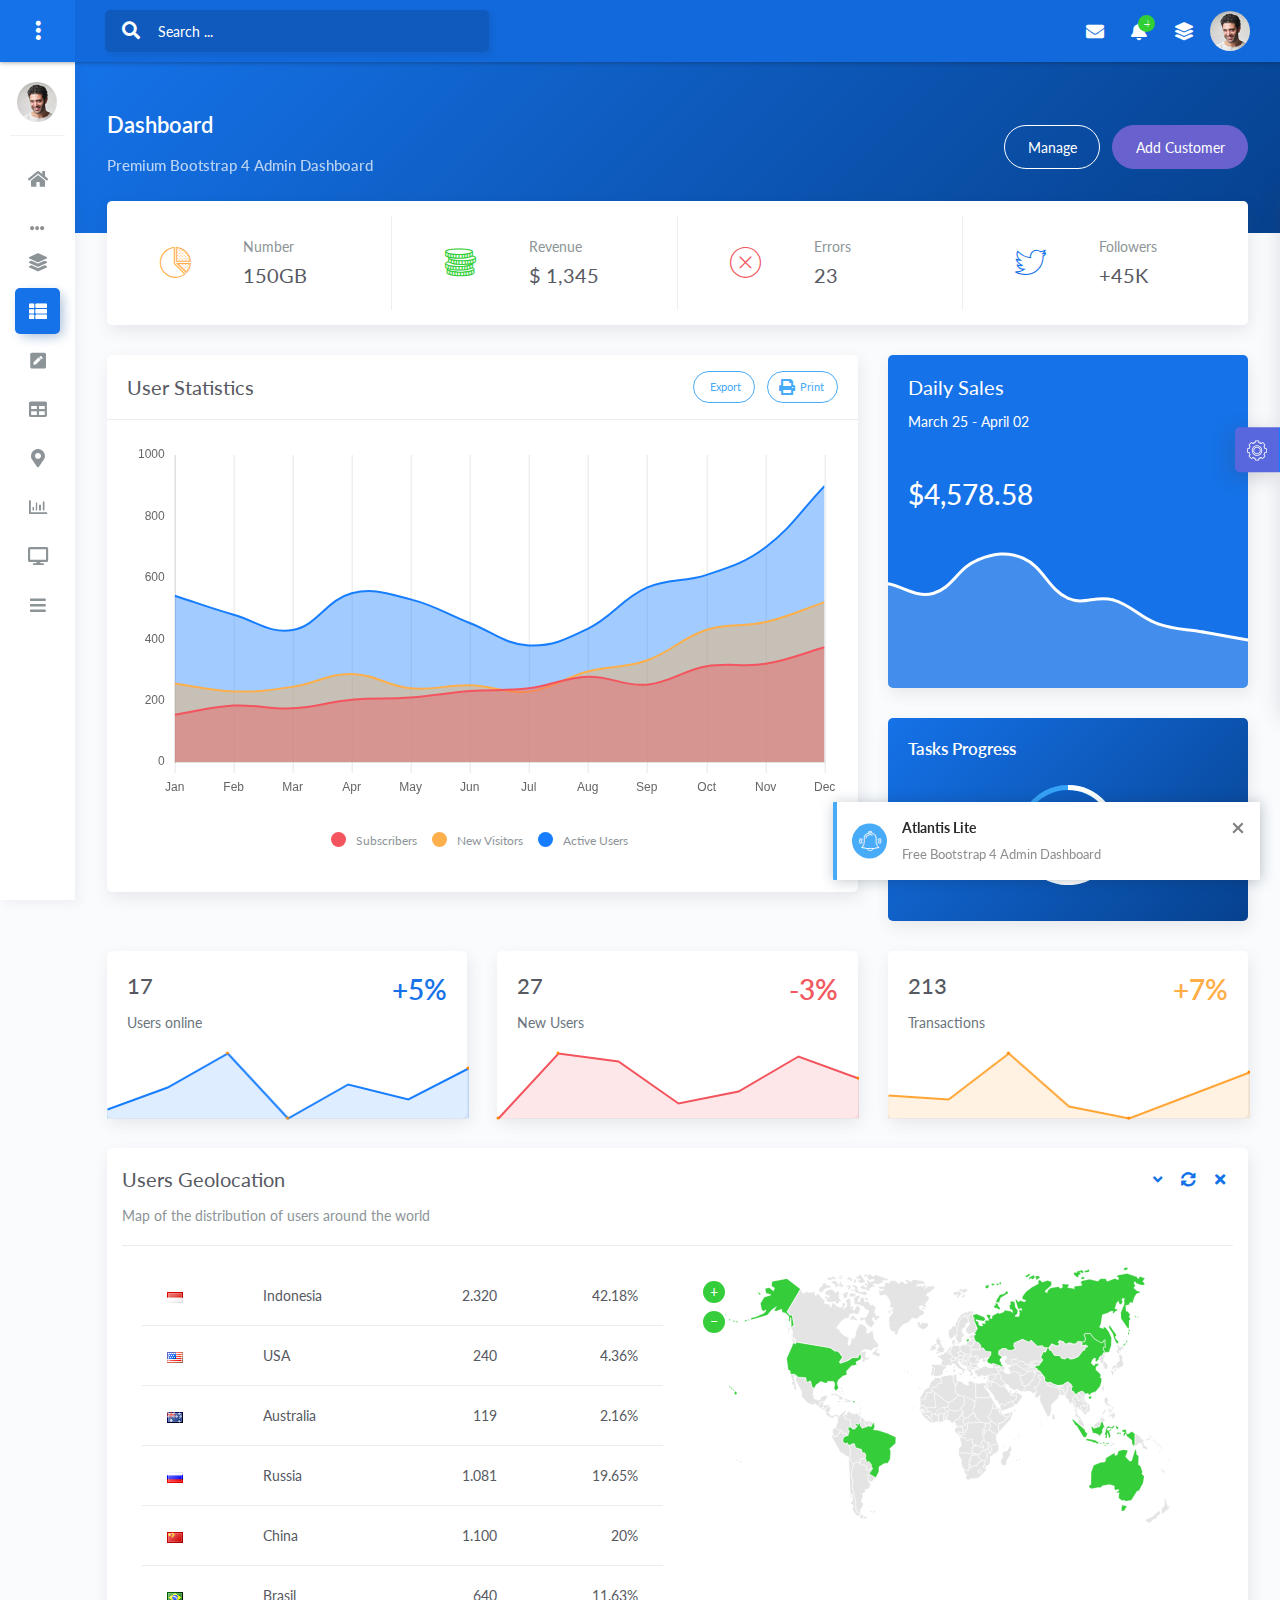
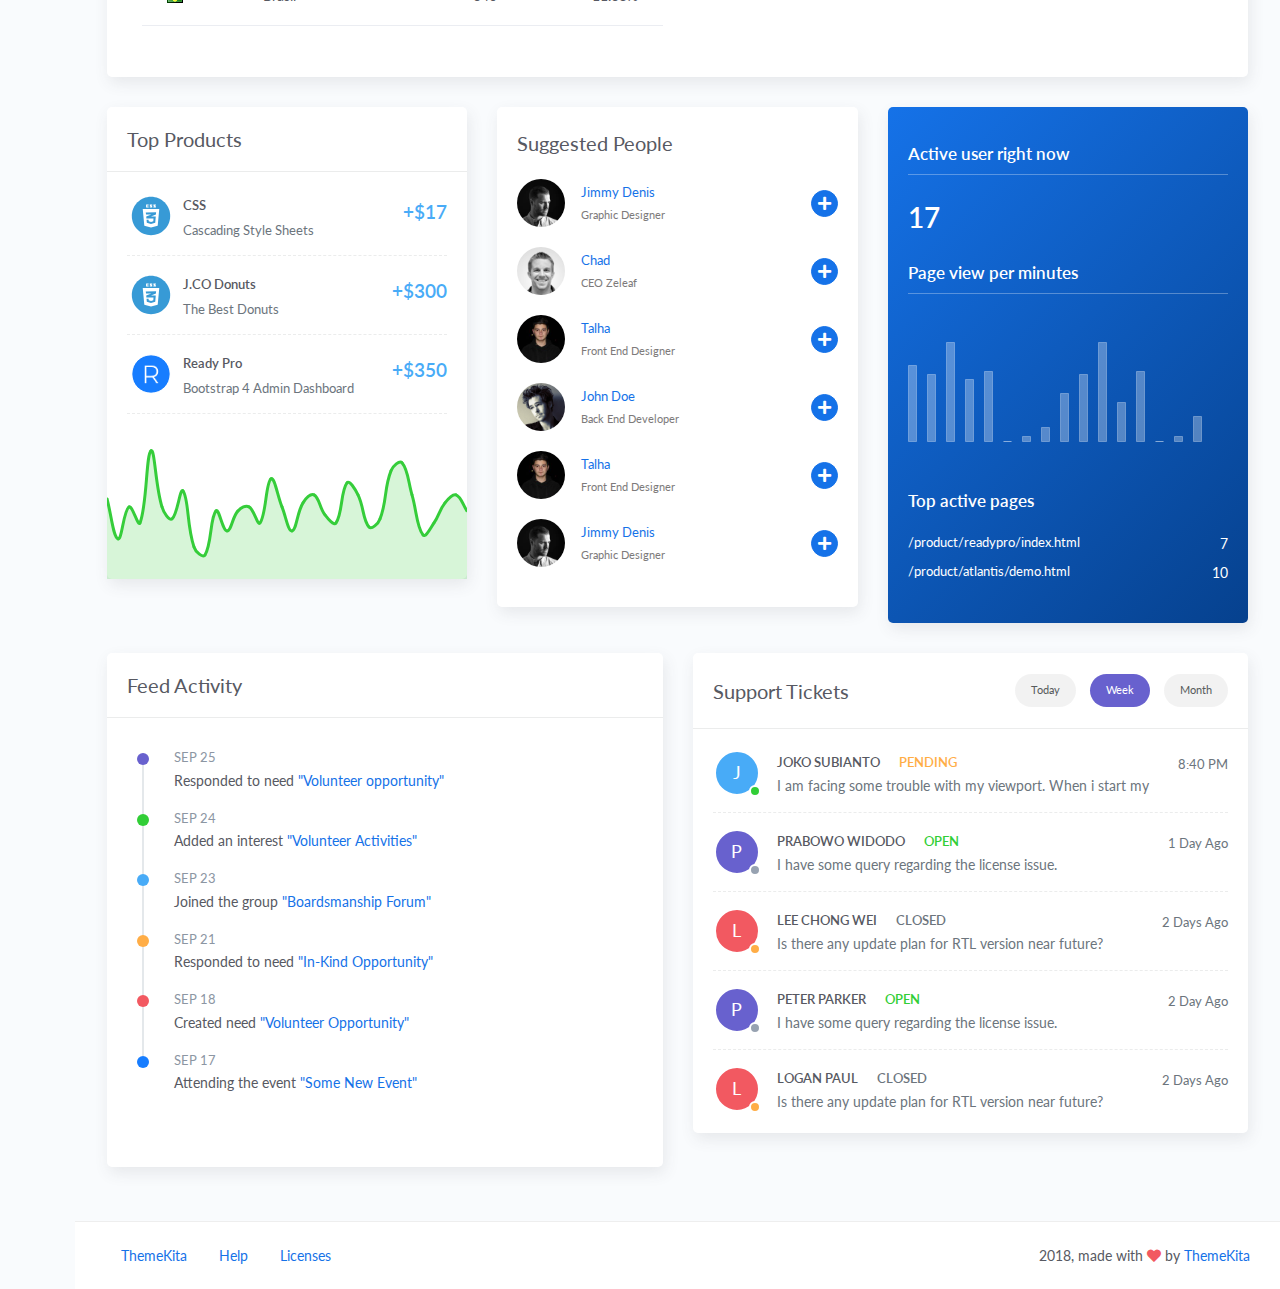
<file: demo1/icon-menu.html>
<!DOCTYPE html>
<html lang="en">
<head>
	<meta http-equiv="X-UA-Compatible" content="IE=edge" />
	<title>Atlantis Lite - Bootstrap 4 Admin Dashboard</title>
	<meta content='width=device-width, initial-scale=1.0, shrink-to-fit=no' name='viewport' />
	<link rel="icon" href="../assets/img/icon.ico" type="image/x-icon"/>

	<!-- Fonts and icons -->
	<script src="../assets/js/plugin/webfont/webfont.min.js"></script>
	<script>
		WebFont.load({
			google: {"families":["Lato:300,400,700,900"]},
			custom: {"families":["Flaticon", "Font Awesome 5 Solid", "Font Awesome 5 Regular", "Font Awesome 5 Brands", "simple-line-icons"], urls: ['../assets/css/fonts.min.css']},
			active: function() {
				sessionStorage.fonts = true;
			}
		});
	</script>

	<!-- CSS Files -->
	<link rel="stylesheet" href="../assets/css/bootstrap.min.css">
	<link rel="stylesheet" href="../assets/css/atlantis.min.css">

	<!-- CSS Just for demo purpose, don't include it in your project -->
	<link rel="stylesheet" href="../assets/css/demo.css">
</head>
<body>
	<div class="wrapper sidebar_minimize">
		<div class="main-header">
			<!-- Logo Header -->
			<div class="logo-header" data-background-color="blue">
				
				<a href="index.html" class="logo">
					<img src="../assets/img/logo.svg" alt="navbar brand" class="navbar-brand">
				</a>
				<button class="navbar-toggler sidenav-toggler ml-auto" type="button" data-toggle="collapse" data-target="collapse" aria-expanded="false" aria-label="Toggle navigation">
					<span class="navbar-toggler-icon">
						<i class="icon-menu"></i>
					</span>
				</button>
				<button class="topbar-toggler more"><i class="icon-options-vertical"></i></button>
				<div class="nav-toggle">
					<button class="btn btn-toggle toggle-sidebar">
						<i class="icon-menu"></i>
					</button>
				</div>
			</div>
			<!-- End Logo Header -->

			<!-- Navbar Header -->
			<nav class="navbar navbar-header navbar-expand-lg" data-background-color="blue2">
				
				<div class="container-fluid">
					<div class="collapse" id="search-nav">
						<form class="navbar-left navbar-form nav-search mr-md-3">
							<div class="input-group">
								<div class="input-group-prepend">
									<button type="submit" class="btn btn-search pr-1">
										<i class="fa fa-search search-icon"></i>
									</button>
								</div>
								<input type="text" placeholder="Search ..." class="form-control">
							</div>
						</form>
					</div>
					<ul class="navbar-nav topbar-nav ml-md-auto align-items-center">
						<li class="nav-item toggle-nav-search hidden-caret">
							<a class="nav-link" data-toggle="collapse" href="#search-nav" role="button" aria-expanded="false" aria-controls="search-nav">
								<i class="fa fa-search"></i>
							</a>
						</li>
						<li class="nav-item dropdown hidden-caret">
							<a class="nav-link dropdown-toggle" href="#" id="messageDropdown" role="button" data-toggle="dropdown" aria-haspopup="true" aria-expanded="false">
								<i class="fa fa-envelope"></i>
							</a>
							<ul class="dropdown-menu messages-notif-box animated fadeIn" aria-labelledby="messageDropdown">
								<li>
									<div class="dropdown-title d-flex justify-content-between align-items-center">
										Messages 									
										<a href="#" class="small">Mark all as read</a>
									</div>
								</li>
								<li>
									<div class="message-notif-scroll scrollbar-outer">
										<div class="notif-center">
											<a href="#">
												<div class="notif-img"> 
													<img src="../assets/img/jm_denis.jpg" alt="Img Profile">
												</div>
												<div class="notif-content">
													<span class="subject">Jimmy Denis</span>
													<span class="block">
														How are you ?
													</span>
													<span class="time">5 minutes ago</span> 
												</div>
											</a>
											<a href="#">
												<div class="notif-img"> 
													<img src="../assets/img/chadengle.jpg" alt="Img Profile">
												</div>
												<div class="notif-content">
													<span class="subject">Chad</span>
													<span class="block">
														Ok, Thanks !
													</span>
													<span class="time">12 minutes ago</span> 
												</div>
											</a>
											<a href="#">
												<div class="notif-img"> 
													<img src="../assets/img/mlane.jpg" alt="Img Profile">
												</div>
												<div class="notif-content">
													<span class="subject">Jhon Doe</span>
													<span class="block">
														Ready for the meeting today...
													</span>
													<span class="time">12 minutes ago</span> 
												</div>
											</a>
											<a href="#">
												<div class="notif-img"> 
													<img src="../assets/img/talha.jpg" alt="Img Profile">
												</div>
												<div class="notif-content">
													<span class="subject">Talha</span>
													<span class="block">
														Hi, Apa Kabar ?
													</span>
													<span class="time">17 minutes ago</span> 
												</div>
											</a>
										</div>
									</div>
								</li>
								<li>
									<a class="see-all" href="javascript:void(0);">See all messages<i class="fa fa-angle-right"></i> </a>
								</li>
							</ul>
						</li>
						<li class="nav-item dropdown hidden-caret">
							<a class="nav-link dropdown-toggle" href="#" id="notifDropdown" role="button" data-toggle="dropdown" aria-haspopup="true" aria-expanded="false">
								<i class="fa fa-bell"></i>
								<span class="notification">4</span>
							</a>
							<ul class="dropdown-menu notif-box animated fadeIn" aria-labelledby="notifDropdown">
								<li>
									<div class="dropdown-title">You have 4 new notification</div>
								</li>
								<li>
									<div class="notif-scroll scrollbar-outer">
										<div class="notif-center">
											<a href="#">
												<div class="notif-icon notif-primary"> <i class="fa fa-user-plus"></i> </div>
												<div class="notif-content">
													<span class="block">
														New user registered
													</span>
													<span class="time">5 minutes ago</span> 
												</div>
											</a>
											<a href="#">
												<div class="notif-icon notif-success"> <i class="fa fa-comment"></i> </div>
												<div class="notif-content">
													<span class="block">
														Rahmad commented on Admin
													</span>
													<span class="time">12 minutes ago</span> 
												</div>
											</a>
											<a href="#">
												<div class="notif-img"> 
													<img src="../assets/img/profile2.jpg" alt="Img Profile">
												</div>
												<div class="notif-content">
													<span class="block">
														Reza send messages to you
													</span>
													<span class="time">12 minutes ago</span> 
												</div>
											</a>
											<a href="#">
												<div class="notif-icon notif-danger"> <i class="fa fa-heart"></i> </div>
												<div class="notif-content">
													<span class="block">
														Farrah liked Admin
													</span>
													<span class="time">17 minutes ago</span> 
												</div>
											</a>
										</div>
									</div>
								</li>
								<li>
									<a class="see-all" href="javascript:void(0);">See all notifications<i class="fa fa-angle-right"></i> </a>
								</li>
							</ul>
						</li>
						<li class="nav-item dropdown hidden-caret">
							<a class="nav-link" data-toggle="dropdown" href="#" aria-expanded="false">
								<i class="fas fa-layer-group"></i>
							</a>
							<div class="dropdown-menu quick-actions quick-actions-info animated fadeIn">
								<div class="quick-actions-header">
									<span class="title mb-1">Quick Actions</span>
									<span class="subtitle op-8">Shortcuts</span>
								</div>
								<div class="quick-actions-scroll scrollbar-outer">
									<div class="quick-actions-items">
										<div class="row m-0">
											<a class="col-6 col-md-4 p-0" href="#">
												<div class="quick-actions-item">
													<i class="flaticon-file-1"></i>
													<span class="text">Generated Report</span>
												</div>
											</a>
											<a class="col-6 col-md-4 p-0" href="#">
												<div class="quick-actions-item">
													<i class="flaticon-database"></i>
													<span class="text">Create New Database</span>
												</div>
											</a>
											<a class="col-6 col-md-4 p-0" href="#">
												<div class="quick-actions-item">
													<i class="flaticon-pen"></i>
													<span class="text">Create New Post</span>
												</div>
											</a>
											<a class="col-6 col-md-4 p-0" href="#">
												<div class="quick-actions-item">
													<i class="flaticon-interface-1"></i>
													<span class="text">Create New Task</span>
												</div>
											</a>
											<a class="col-6 col-md-4 p-0" href="#">
												<div class="quick-actions-item">
													<i class="flaticon-list"></i>
													<span class="text">Completed Tasks</span>
												</div>
											</a>
											<a class="col-6 col-md-4 p-0" href="#">
												<div class="quick-actions-item">
													<i class="flaticon-file"></i>
													<span class="text">Create New Invoice</span>
												</div>
											</a>
										</div>
									</div>
								</div>
							</div>
						</li>
						<li class="nav-item dropdown hidden-caret">
							<a class="dropdown-toggle profile-pic" data-toggle="dropdown" href="#" aria-expanded="false">
								<div class="avatar-sm">
									<img src="../assets/img/profile.jpg" alt="..." class="avatar-img rounded-circle">
								</div>
							</a>
							<ul class="dropdown-menu dropdown-user animated fadeIn">
								<div class="dropdown-user-scroll scrollbar-outer">
									<li>
										<div class="user-box">
											<div class="avatar-lg"><img src="../assets/img/profile.jpg" alt="image profile" class="avatar-img rounded"></div>
											<div class="u-text">
												<h4>Hizrian</h4>
												<p class="text-muted">hello@example.com</p><a href="profile.html" class="btn btn-xs btn-secondary btn-sm">View Profile</a>
											</div>
										</div>
									</li>
									<li>
										<div class="dropdown-divider"></div>
										<a class="dropdown-item" href="#">My Profile</a>
										<a class="dropdown-item" href="#">My Balance</a>
										<a class="dropdown-item" href="#">Inbox</a>
										<div class="dropdown-divider"></div>
										<a class="dropdown-item" href="#">Account Setting</a>
										<div class="dropdown-divider"></div>
										<a class="dropdown-item" href="#">Logout</a>
									</li>
								</div>
							</ul>
						</li>
					</ul>
				</div>
			</nav>
			<!-- End Navbar -->
		</div>

		<!-- Sidebar -->
		<div class="sidebar sidebar-style-2">			
			<div class="sidebar-wrapper scrollbar scrollbar-inner">
				<div class="sidebar-content">
					<div class="user">
						<div class="avatar-sm float-left mr-2">
							<img src="../assets/img/profile.jpg" alt="..." class="avatar-img rounded-circle">
						</div>
						<div class="info">
							<a data-toggle="collapse" href="#collapseExample" aria-expanded="true">
								<span>
									Hizrian
									<span class="user-level">Administrator</span>
									<span class="caret"></span>
								</span>
							</a>
							<div class="clearfix"></div>

							<div class="collapse in" id="collapseExample">
								<ul class="nav">
									<li>
										<a href="#profile">
											<span class="link-collapse">My Profile</span>
										</a>
									</li>
									<li>
										<a href="#edit">
											<span class="link-collapse">Edit Profile</span>
										</a>
									</li>
									<li>
										<a href="#settings">
											<span class="link-collapse">Settings</span>
										</a>
									</li>
								</ul>
							</div>
						</div>
					</div>
					<ul class="nav nav-primary">
						<li class="nav-item">
							<a data-toggle="collapse" href="#dashboard" class="collapsed" aria-expanded="false">
								<i class="fas fa-home"></i>
								<p>Dashboard</p>
								<span class="caret"></span>
							</a>
							<div class="collapse" id="dashboard">
								<ul class="nav nav-collapse">
									<li>
										<a href="../demo1/index.html">
											<span class="sub-item">Dashboard 1</span>
										</a>
									</li>
									<li>
										<a href="../demo2/index.html">
											<span class="sub-item">Dashboard 2</span>
										</a>
									</li>
								</ul>
							</div>
						</li>
						<li class="nav-section">
							<span class="sidebar-mini-icon">
								<i class="fa fa-ellipsis-h"></i>
							</span>
							<h4 class="text-section">Components</h4>
						</li>
						<li class="nav-item">
							<a data-toggle="collapse" href="#base">
								<i class="fas fa-layer-group"></i>
								<p>Base</p>
								<span class="caret"></span>
							</a>
							<div class="collapse" id="base">
								<ul class="nav nav-collapse">
									<li>
										<a href="components/avatars.html">
											<span class="sub-item">Avatars</span>
										</a>
									</li>
									<li>
										<a href="components/buttons.html">
											<span class="sub-item">Buttons</span>
										</a>
									</li>
									<li>
										<a href="components/gridsystem.html">
											<span class="sub-item">Grid System</span>
										</a>
									</li>
									<li>
										<a href="components/panels.html">
											<span class="sub-item">Panels</span>
										</a>
									</li>
									<li>
										<a href="components/notifications.html">
											<span class="sub-item">Notifications</span>
										</a>
									</li>
									<li>
										<a href="components/sweetalert.html">
											<span class="sub-item">Sweet Alert</span>
										</a>
									</li>
									<li>
										<a href="components/font-awesome-icons.html">
											<span class="sub-item">Font Awesome Icons</span>
										</a>
									</li>
									<li>
										<a href="components/simple-line-icons.html">
											<span class="sub-item">Simple Line Icons</span>
										</a>
									</li>
									<li>
										<a href="components/flaticons.html">
											<span class="sub-item">Flaticons</span>
										</a>
									</li>
									<li>
										<a href="components/typography.html">
											<span class="sub-item">Typography</span>
										</a>
									</li>
								</ul>
							</div>
						</li>
						<li class="nav-item active submenu">
							<a data-toggle="collapse" href="#sidebarLayouts">
								<i class="fas fa-th-list"></i>
								<p>Sidebar Layouts</p>
								<span class="caret"></span>
							</a>
							<div class="collapse show" id="sidebarLayouts">
								<ul class="nav nav-collapse">
									<li>
										<a href="sidebar-style-1.html">
											<span class="sub-item">Sidebar Style 1</span>
										</a>
									</li>
									<li>
										<a href="overlay-sidebar.html">
											<span class="sub-item">Overlay Sidebar</span>
										</a>
									</li>
									<li>
										<a href="compact-sidebar.html">
											<span class="sub-item">Compact Sidebar</span>
										</a>
									</li>
									<li>
										<a href="static-sidebar.html">
											<span class="sub-item">Static Sidebar</span>
										</a>
									</li>
									<li class="active">
										<a href="icon-menu.html">
											<span class="sub-item">Icon Menu</span>
										</a>
									</li>
								</ul>
							</div>
						</li>
						<li class="nav-item">
							<a data-toggle="collapse" href="#forms">
								<i class="fas fa-pen-square"></i>
								<p>Forms</p>
								<span class="caret"></span>
							</a>
							<div class="collapse" id="forms">
								<ul class="nav nav-collapse">
									<li>
										<a href="forms/forms.html">
											<span class="sub-item">Basic Form</span>
										</a>
									</li>
								</ul>
							</div>
						</li>
						<li class="nav-item">
							<a data-toggle="collapse" href="#tables">
								<i class="fas fa-table"></i>
								<p>Tables</p>
								<span class="caret"></span>
							</a>
							<div class="collapse" id="tables">
								<ul class="nav nav-collapse">
									<li>
										<a href="tables/tables.html">
											<span class="sub-item">Basic Table</span>
										</a>
									</li>
									<li>
										<a href="tables/datatables.html">
											<span class="sub-item">Datatables</span>
										</a>
									</li>
								</ul>
							</div>
						</li>
						<li class="nav-item">
							<a data-toggle="collapse" href="#maps">
								<i class="fas fa-map-marker-alt"></i>
								<p>Maps</p>
								<span class="caret"></span>
							</a>
							<div class="collapse" id="maps">
								<ul class="nav nav-collapse">
									<li>
										<a href="maps/jqvmap.html">
											<span class="sub-item">JQVMap</span>
										</a>
									</li>
								</ul>
							</div>
						</li>
						<li class="nav-item">
							<a data-toggle="collapse" href="#charts">
								<i class="far fa-chart-bar"></i>
								<p>Charts</p>
								<span class="caret"></span>
							</a>
							<div class="collapse" id="charts">
								<ul class="nav nav-collapse">
									<li>
										<a href="charts/charts.html">
											<span class="sub-item">Chart Js</span>
										</a>
									</li>
									<li>
										<a href="charts/sparkline.html">
											<span class="sub-item">Sparkline</span>
										</a>
									</li>
								</ul>
							</div>
						</li>
						<li class="nav-item">
							<a href="widgets.html">
								<i class="fas fa-desktop"></i>
								<p>Widgets</p>
								<span class="badge badge-success">4</span>
							</a>
						</li>
						<li class="nav-item">
							<a data-toggle="collapse" href="#submenu">
								<i class="fas fa-bars"></i>
								<p>Menu Levels</p>
								<span class="caret"></span>
							</a>
							<div class="collapse" id="submenu">
								<ul class="nav nav-collapse">
									<li>
										<a data-toggle="collapse" href="#subnav1">
											<span class="sub-item">Level 1</span>
											<span class="caret"></span>
										</a>
										<div class="collapse" id="subnav1">
											<ul class="nav nav-collapse subnav">
												<li>
													<a href="#">
														<span class="sub-item">Level 2</span>
													</a>
												</li>
												<li>
													<a href="#">
														<span class="sub-item">Level 2</span>
													</a>
												</li>
					</ul>
										</div>
									</li>
									<li>
										<a data-toggle="collapse" href="#subnav2">
											<span class="sub-item">Level 1</span>
											<span class="caret"></span>
										</a>
										<div class="collapse" id="subnav2">
											<ul class="nav nav-collapse subnav">
												<li>
													<a href="#">
														<span class="sub-item">Level 2</span>
													</a>
												</li>
					</ul>
										</div>
									</li>
									<li>
										<a href="#">
											<span class="sub-item">Level 1</span>
										</a>
									</li>
								</ul>
							</div>
						</li>
					</ul>
				</div>
			</div>
		</div>
		<!-- End Sidebar -->

		<div class="main-panel">
			<div class="content">
				<div class="panel-header bg-primary-gradient">
					<div class="page-inner py-5">
						<div class="d-flex align-items-left align-items-md-center flex-column flex-md-row">
							<div>
								<h2 class="text-white pb-2 fw-bold">Dashboard</h2>
								<h5 class="text-white op-7 mb-2">Premium Bootstrap 4 Admin Dashboard</h5>
							</div>
							<div class="ml-md-auto py-2 py-md-0">
								<a href="#" class="btn btn-white btn-border btn-round mr-2">Manage</a>
								<a href="#" class="btn btn-secondary btn-round">Add Customer</a>
							</div>
						</div>
					</div>
				</div>
				<div class="page-inner mt--5">
					<div class="row row-card-no-pd mt--2">
						<div class="col-sm-6 col-md-3">
							<div class="card card-stats card-round">
								<div class="card-body ">
									<div class="row">
										<div class="col-5">
											<div class="icon-big text-center">
												<i class="flaticon-chart-pie text-warning"></i>
											</div>
										</div>
										<div class="col-7 col-stats">
											<div class="numbers">
												<p class="card-category">Number</p>
												<h4 class="card-title">150GB</h4>
											</div>
										</div>
									</div>
								</div>
							</div>
						</div>
						<div class="col-sm-6 col-md-3">
							<div class="card card-stats card-round">
								<div class="card-body ">
									<div class="row">
										<div class="col-5">
											<div class="icon-big text-center">
												<i class="flaticon-coins text-success"></i>
											</div>
										</div>
										<div class="col-7 col-stats">
											<div class="numbers">
												<p class="card-category">Revenue</p>
												<h4 class="card-title">$ 1,345</h4>
											</div>
										</div>
									</div>
								</div>
							</div>
						</div>
						<div class="col-sm-6 col-md-3">
							<div class="card card-stats card-round">
								<div class="card-body">
									<div class="row">
										<div class="col-5">
											<div class="icon-big text-center">
												<i class="flaticon-error text-danger"></i>
											</div>
										</div>
										<div class="col-7 col-stats">
											<div class="numbers">
												<p class="card-category">Errors</p>
												<h4 class="card-title">23</h4>
											</div>
										</div>
									</div>
								</div>
							</div>
						</div>
						<div class="col-sm-6 col-md-3">
							<div class="card card-stats card-round">
								<div class="card-body">
									<div class="row">
										<div class="col-5">
											<div class="icon-big text-center">
												<i class="flaticon-twitter text-primary"></i>
											</div>
										</div>
										<div class="col-7 col-stats">
											<div class="numbers">
												<p class="card-category">Followers</p>
												<h4 class="card-title">+45K</h4>
											</div>
										</div>
									</div>
								</div>
							</div>
						</div>
					</div>
					<div class="row">
						<div class="col-md-8">
							<div class="card">
								<div class="card-header">
									<div class="card-head-row">
										<div class="card-title">User Statistics</div>
										<div class="card-tools">
											<a href="#" class="btn btn-info btn-border btn-round btn-sm mr-2">
												<span class="btn-label">
													<i class="fa fa-pencil"></i>
												</span>
												Export
											</a>
											<a href="#" class="btn btn-info btn-border btn-round btn-sm">
												<span class="btn-label">
													<i class="fa fa-print"></i>
												</span>
												Print
											</a>
										</div>
									</div>
								</div>
								<div class="card-body">
									<div class="chart-container" style="min-height: 375px">
										<canvas id="statisticsChart"></canvas>
									</div>
									<div id="myChartLegend"></div>
								</div>
							</div>
						</div>
						<div class="col-md-4">
							<div class="card card-primary">
								<div class="card-header">
									<div class="card-title">Daily Sales</div>
									<div class="card-category">March 25 - April 02</div>
								</div>
								<div class="card-body pb-0">
									<div class="mb-4 mt-2">
										<h1>$4,578.58</h1>
									</div>
									<div class="pull-in">
										<canvas id="dailySalesChart"></canvas>
									</div>
								</div>
							</div>
							<div class="card card-primary bg-primary-gradient">
								<div class="card-body">
									<h4 class="mb-1 fw-bold">Tasks Progress</h4>
									<div id="task-complete" class="chart-circle mt-4 mb-3"></div>
								</div>
							</div>
						</div>
					</div>
					<div class="row">
						<div class="col-md-4">
							<div class="card">
								<div class="card-body pb-0">
									<div class="h1 fw-bold float-right text-primary">+5%</div>
									<h2 class="mb-2">17</h2>
									<p class="text-muted">Users online</p>
									<div class="pull-in sparkline-fix">
										<div id="lineChart"></div>
									</div>
								</div>
							</div>
						</div>
						<div class="col-md-4">
							<div class="card">
								<div class="card-body pb-0">
									<div class="h1 fw-bold float-right text-danger">-3%</div>
									<h2 class="mb-2">27</h2>
									<p class="text-muted">New Users</p>
									<div class="pull-in sparkline-fix">
										<div id="lineChart2"></div>
									</div>
								</div>
							</div>
						</div>
						<div class="col-md-4">
							<div class="card">
								<div class="card-body pb-0">
									<div class="h1 fw-bold float-right text-warning">+7%</div>
									<h2 class="mb-2">213</h2>
									<p class="text-muted">Transactions</p>
									<div class="pull-in sparkline-fix">
										<div id="lineChart3"></div>
									</div>
								</div>
							</div>
						</div>
					</div>
					<div class="row row-card-no-pd">
						<div class="col-md-12">
							<div class="card">
								<div class="card-header">
									<div class="card-head-row">
										<h4 class="card-title">Users Geolocation</h4>
										<div class="card-tools">
											<button class="btn btn-icon btn-link btn-primary btn-xs"><span class="fa fa-angle-down"></span></button>
											<button class="btn btn-icon btn-link btn-primary btn-xs btn-refresh-card"><span class="fa fa-sync-alt"></span></button>
											<button class="btn btn-icon btn-link btn-primary btn-xs"><span class="fa fa-times"></span></button>
										</div>
									</div>
									<p class="card-category">
									Map of the distribution of users around the world</p>
								</div>
								<div class="card-body">
									<div class="row">
										<div class="col-md-6">
											<div class="table-responsive table-hover table-sales">
												<table class="table">
													<tbody>
														<tr>
															<td>
																<div class="flag">
																	<img src="../assets/img/flags/id.png" alt="indonesia">
																</div>
															</td>
															<td>Indonesia</td>
															<td class="text-right">
																2.320
															</td>
															<td class="text-right">
																42.18%
															</td>
														</tr>
														<tr>
															<td>
																<div class="flag">
																	<img src="../assets/img/flags/us.png" alt="united states">
																</div>
															</td>
															<td>USA</td>
															<td class="text-right">
																240
															</td>
															<td class="text-right">
																4.36%
															</td>
														</tr>
														<tr>
															<td>
																<div class="flag">
																	<img src="../assets/img/flags/au.png" alt="australia">
																</div>
															</td>
															<td>Australia</td>
															<td class="text-right">
																119
															</td>
															<td class="text-right">
																2.16%
															</td>
														</tr>
														<tr>
															<td>
																<div class="flag">
																	<img src="../assets/img/flags/ru.png" alt="russia">
																</div>
															</td>
															<td>Russia</td>
															<td class="text-right">
																1.081
															</td>
															<td class="text-right">
																19.65%
															</td>
														</tr>
														<tr>
															<td>
																<div class="flag">
																	<img src="../assets/img/flags/cn.png" alt="china">
																</div>
															</td>
															<td>China</td>
															<td class="text-right">
																1.100
															</td>
															<td class="text-right">
																20%
															</td>
														</tr>
														<tr>
															<td>
																<div class="flag">
																	<img src="../assets/img/flags/br.png" alt="brazil">
																</div>
															</td>
															<td>Brasil</td>
															<td class="text-right">
																640
															</td>
															<td class="text-right">
																11.63%
															</td>
														</tr>
													</tbody>
												</table>
											</div>
										</div>
										<div class="col-md-6">
											<div class="mapcontainer">
												<div id="map-example" class="vmap"></div>
											</div>
										</div>
									</div>
								</div>
							</div>
						</div>
					</div>
					<div class="row">
						<div class="col-md-4">
							<div class="card">
								<div class="card-header">
									<div class="card-title">Top Products</div>
								</div>
								<div class="card-body pb-0">
									<div class="d-flex">
										<div class="avatar">
											<img src="../assets/img/logoproduct.svg" alt="..." class="avatar-img rounded-circle">
										</div>
										<div class="flex-1 pt-1 ml-2">
											<h6 class="fw-bold mb-1">CSS</h6>
											<small class="text-muted">Cascading Style Sheets</small>
										</div>
										<div class="d-flex ml-auto align-items-center">
											<h3 class="text-info fw-bold">+$17</h3>
										</div>
									</div>
									<div class="separator-dashed"></div>
									<div class="d-flex">
										<div class="avatar">
											<img src="../assets/img/logoproduct.svg" alt="..." class="avatar-img rounded-circle">
										</div>
										<div class="flex-1 pt-1 ml-2">
											<h6 class="fw-bold mb-1">J.CO Donuts</h6>
											<small class="text-muted">The Best Donuts</small>
										</div>
										<div class="d-flex ml-auto align-items-center">
											<h3 class="text-info fw-bold">+$300</h3>
										</div>
									</div>
									<div class="separator-dashed"></div>
									<div class="d-flex">
										<div class="avatar">
											<img src="../assets/img/logoproduct3.svg" alt="..." class="avatar-img rounded-circle">
										</div>
										<div class="flex-1 pt-1 ml-2">
											<h6 class="fw-bold mb-1">Ready Pro</h6>
											<small class="text-muted">Bootstrap 4 Admin Dashboard</small>
										</div>
										<div class="d-flex ml-auto align-items-center">
											<h3 class="text-info fw-bold">+$350</h3>
										</div>
									</div>
									<div class="separator-dashed"></div>
									<div class="pull-in">
										<canvas id="topProductsChart"></canvas>
									</div>
								</div>
							</div>
						</div>
						<div class="col-md-4">
							<div class="card">
								<div class="card-body">
									<div class="card-title fw-mediumbold">Suggested People</div>
									<div class="card-list">
										<div class="item-list">
											<div class="avatar">
												<img src="../assets/img/jm_denis.jpg" alt="..." class="avatar-img rounded-circle">
											</div>
											<div class="info-user ml-3">
												<div class="username">Jimmy Denis</div>
												<div class="status">Graphic Designer</div>
											</div>
											<button class="btn btn-icon btn-primary btn-round btn-xs">
												<i class="fa fa-plus"></i>
											</button>
										</div>
										<div class="item-list">
											<div class="avatar">
												<img src="../assets/img/chadengle.jpg" alt="..." class="avatar-img rounded-circle">
											</div>
											<div class="info-user ml-3">
												<div class="username">Chad</div>
												<div class="status">CEO Zeleaf</div>
											</div>
											<button class="btn btn-icon btn-primary btn-round btn-xs">
												<i class="fa fa-plus"></i>
											</button>
										</div>
										<div class="item-list">
											<div class="avatar">
												<img src="../assets/img/talha.jpg" alt="..." class="avatar-img rounded-circle">
											</div>
											<div class="info-user ml-3">
												<div class="username">Talha</div>
												<div class="status">Front End Designer</div>
											</div>
											<button class="btn btn-icon btn-primary btn-round btn-xs">
												<i class="fa fa-plus"></i>
											</button>
										</div>
										<div class="item-list">
											<div class="avatar">
												<img src="../assets/img/mlane.jpg" alt="..." class="avatar-img rounded-circle">
											</div>
											<div class="info-user ml-3">
												<div class="username">John Doe</div>
												<div class="status">Back End Developer</div>
											</div>
											<button class="btn btn-icon btn-primary btn-round btn-xs">
												<i class="fa fa-plus"></i>
											</button>
										</div>
										<div class="item-list">
											<div class="avatar">
												<img src="../assets/img/talha.jpg" alt="..." class="avatar-img rounded-circle">
											</div>
											<div class="info-user ml-3">
												<div class="username">Talha</div>
												<div class="status">Front End Designer</div>
											</div>
											<button class="btn btn-icon btn-primary btn-round btn-xs">
												<i class="fa fa-plus"></i>
											</button>
										</div>
										<div class="item-list">
											<div class="avatar">
												<img src="../assets/img/jm_denis.jpg" alt="..." class="avatar-img rounded-circle">
											</div>
											<div class="info-user ml-3">
												<div class="username">Jimmy Denis</div>
												<div class="status">Graphic Designer</div>
											</div>
											<button class="btn btn-icon btn-primary btn-round btn-xs">
												<i class="fa fa-plus"></i>
											</button>
										</div>
									</div>
								</div>
							</div>
						</div>
						<div class="col-md-4">
							<div class="card card-primary bg-primary-gradient">
								<div class="card-body">
									<h4 class="mt-3 b-b1 pb-2 mb-4 fw-bold">Active user right now</h4>
									<h1 class="mb-4 fw-bold">17</h1>
									<h4 class="mt-3 b-b1 pb-2 mb-5 fw-bold">Page view per minutes</h4>
									<div id="activeUsersChart"></div>
									<h4 class="mt-5 pb-3 mb-0 fw-bold">Top active pages</h4>
									<ul class="list-unstyled">
										<li class="d-flex justify-content-between pb-1 pt-1"><small>/product/readypro/index.html</small> <span>7</span></li>
										<li class="d-flex justify-content-between pb-1 pt-1"><small>/product/atlantis/demo.html</small> <span>10</span></li>
									</ul>
								</div>
							</div>
						</div>
					</div>
					<div class="row">
						<div class="col-md-6">
							<div class="card">
								<div class="card-header">
									<div class="card-title">Feed Activity</div>
								</div>
								<div class="card-body">
									<ol class="activity-feed">
										<li class="feed-item feed-item-secondary">
											<time class="date" datetime="9-25">Sep 25</time>
											<span class="text">Responded to need <a href="#">"Volunteer opportunity"</a></span>
										</li>
										<li class="feed-item feed-item-success">
											<time class="date" datetime="9-24">Sep 24</time>
											<span class="text">Added an interest <a href="#">"Volunteer Activities"</a></span>
										</li>
										<li class="feed-item feed-item-info">
											<time class="date" datetime="9-23">Sep 23</time>
											<span class="text">Joined the group <a href="single-group.php">"Boardsmanship Forum"</a></span>
										</li>
										<li class="feed-item feed-item-warning">
											<time class="date" datetime="9-21">Sep 21</time>
											<span class="text">Responded to need <a href="#">"In-Kind Opportunity"</a></span>
										</li>
										<li class="feed-item feed-item-danger">
											<time class="date" datetime="9-18">Sep 18</time>
											<span class="text">Created need <a href="#">"Volunteer Opportunity"</a></span>
										</li>
										<li class="feed-item">
											<time class="date" datetime="9-17">Sep 17</time>
											<span class="text">Attending the event <a href="single-event.php">"Some New Event"</a></span>
										</li>
									</ol>
								</div>
							</div>
						</div>
						<div class="col-md-6">
							<div class="card">
								<div class="card-header">
									<div class="card-head-row">
										<div class="card-title">Support Tickets</div>
										<div class="card-tools">
											<ul class="nav nav-pills nav-secondary nav-pills-no-bd nav-sm" id="pills-tab" role="tablist">
												<li class="nav-item">
													<a class="nav-link" id="pills-today" data-toggle="pill" href="#pills-today" role="tab" aria-selected="true">Today</a>
												</li>
												<li class="nav-item">
													<a class="nav-link active" id="pills-week" data-toggle="pill" href="#pills-week" role="tab" aria-selected="false">Week</a>
												</li>
												<li class="nav-item">
													<a class="nav-link" id="pills-month" data-toggle="pill" href="#pills-month" role="tab" aria-selected="false">Month</a>
												</li>
					</ul>
										</div>
									</div>
								</div>
								<div class="card-body">
									<div class="d-flex">
										<div class="avatar avatar-online">
											<span class="avatar-title rounded-circle border border-white bg-info">J</span>
										</div>
										<div class="flex-1 ml-3 pt-1">
											<h6 class="text-uppercase fw-bold mb-1">Joko Subianto <span class="text-warning pl-3">pending</span></h6>
											<span class="text-muted">I am facing some trouble with my viewport. When i start my</span>
										</div>
										<div class="float-right pt-1">
											<small class="text-muted">8:40 PM</small>
										</div>
									</div>
									<div class="separator-dashed"></div>
									<div class="d-flex">
										<div class="avatar avatar-offline">
											<span class="avatar-title rounded-circle border border-white bg-secondary">P</span>
										</div>
										<div class="flex-1 ml-3 pt-1">
											<h6 class="text-uppercase fw-bold mb-1">Prabowo Widodo <span class="text-success pl-3">open</span></h6>
											<span class="text-muted">I have some query regarding the license issue.</span>
										</div>
										<div class="float-right pt-1">
											<small class="text-muted">1 Day Ago</small>
										</div>
									</div>
									<div class="separator-dashed"></div>
									<div class="d-flex">
										<div class="avatar avatar-away">
											<span class="avatar-title rounded-circle border border-white bg-danger">L</span>
										</div>
										<div class="flex-1 ml-3 pt-1">
											<h6 class="text-uppercase fw-bold mb-1">Lee Chong Wei <span class="text-muted pl-3">closed</span></h6>
											<span class="text-muted">Is there any update plan for RTL version near future?</span>
										</div>
										<div class="float-right pt-1">
											<small class="text-muted">2 Days Ago</small>
										</div>
									</div>
									<div class="separator-dashed"></div>
									<div class="d-flex">
										<div class="avatar avatar-offline">
											<span class="avatar-title rounded-circle border border-white bg-secondary">P</span>
										</div>
										<div class="flex-1 ml-3 pt-1">
											<h6 class="text-uppercase fw-bold mb-1">Peter Parker <span class="text-success pl-3">open</span></h6>
											<span class="text-muted">I have some query regarding the license issue.</span>
										</div>
										<div class="float-right pt-1">
											<small class="text-muted">2 Day Ago</small>
										</div>
									</div>
									<div class="separator-dashed"></div>
									<div class="d-flex">
										<div class="avatar avatar-away">
											<span class="avatar-title rounded-circle border border-white bg-danger">L</span>
										</div>
										<div class="flex-1 ml-3 pt-1">
											<h6 class="text-uppercase fw-bold mb-1">Logan Paul <span class="text-muted pl-3">closed</span></h6>
											<span class="text-muted">Is there any update plan for RTL version near future?</span>
										</div>
										<div class="float-right pt-1">
											<small class="text-muted">2 Days Ago</small>
										</div>
									</div>
								</div>
							</div>
						</div>
					</div>
				</div>
			</div>
			<footer class="footer">
				<div class="container-fluid">
					<nav class="pull-left">
						<ul class="nav">
							<li class="nav-item">
								<a class="nav-link" href="https://www.themekita.com">
									ThemeKita
								</a>
							</li>
							<li class="nav-item">
								<a class="nav-link" href="#">
									Help
								</a>
							</li>
							<li class="nav-item">
								<a class="nav-link" href="#">
									Licenses
								</a>
							</li>
						</ul>
					</nav>
					<div class="copyright ml-auto">
						2018, made with <i class="fa fa-heart heart text-danger"></i> by <a href="https://www.themekita.com">ThemeKita</a>
					</div>				
				</div>
			</footer>
		</div>
		
		
		<!-- Custom template | don't include it in your project! -->
		<div class="custom-template">
			<div class="title">Settings</div>
			<div class="custom-content">
				<div class="switcher">
					<div class="switch-block">
						<h4>Logo Header</h4>
						<div class="btnSwitch">
							<button type="button" class="changeLogoHeaderColor" data-color="dark"></button>
							<button type="button" class="selected changeLogoHeaderColor" data-color="blue"></button>
							<button type="button" class="changeLogoHeaderColor" data-color="purple"></button>
							<button type="button" class="changeLogoHeaderColor" data-color="light-blue"></button>
							<button type="button" class="changeLogoHeaderColor" data-color="green"></button>
							<button type="button" class="changeLogoHeaderColor" data-color="orange"></button>
							<button type="button" class="changeLogoHeaderColor" data-color="red"></button>
							<button type="button" class="changeLogoHeaderColor" data-color="white"></button>
							<br/>
							<button type="button" class="changeLogoHeaderColor" data-color="dark2"></button>
							<button type="button" class="changeLogoHeaderColor" data-color="blue2"></button>
							<button type="button" class="changeLogoHeaderColor" data-color="purple2"></button>
							<button type="button" class="changeLogoHeaderColor" data-color="light-blue2"></button>
							<button type="button" class="changeLogoHeaderColor" data-color="green2"></button>
							<button type="button" class="changeLogoHeaderColor" data-color="orange2"></button>
							<button type="button" class="changeLogoHeaderColor" data-color="red2"></button>
						</div>
					</div>
					<div class="switch-block">
						<h4>Navbar Header</h4>
						<div class="btnSwitch">
							<button type="button" class="changeTopBarColor" data-color="dark"></button>
							<button type="button" class="changeTopBarColor" data-color="blue"></button>
							<button type="button" class="changeTopBarColor" data-color="purple"></button>
							<button type="button" class="changeTopBarColor" data-color="light-blue"></button>
							<button type="button" class="changeTopBarColor" data-color="green"></button>
							<button type="button" class="changeTopBarColor" data-color="orange"></button>
							<button type="button" class="changeTopBarColor" data-color="red"></button>
							<button type="button" class="changeTopBarColor" data-color="white"></button>
							<br/>
							<button type="button" class="changeTopBarColor" data-color="dark2"></button>
							<button type="button" class="selected changeTopBarColor" data-color="blue2"></button>
							<button type="button" class="changeTopBarColor" data-color="purple2"></button>
							<button type="button" class="changeTopBarColor" data-color="light-blue2"></button>
							<button type="button" class="changeTopBarColor" data-color="green2"></button>
							<button type="button" class="changeTopBarColor" data-color="orange2"></button>
							<button type="button" class="changeTopBarColor" data-color="red2"></button>
						</div>
					</div>
					<div class="switch-block">
						<h4>Sidebar</h4>
						<div class="btnSwitch">
							<button type="button" class="selected changeSideBarColor" data-color="white"></button>
							<button type="button" class="changeSideBarColor" data-color="dark"></button>
							<button type="button" class="changeSideBarColor" data-color="dark2"></button>
						</div>
					</div>
					<div class="switch-block">
						<h4>Background</h4>
						<div class="btnSwitch">
							<button type="button" class="changeBackgroundColor" data-color="bg2"></button>
							<button type="button" class="changeBackgroundColor selected" data-color="bg1"></button>
							<button type="button" class="changeBackgroundColor" data-color="bg3"></button>
							<button type="button" class="changeBackgroundColor" data-color="dark"></button>
						</div>
					</div>
				</div>
			</div>
			<div class="custom-toggle">
				<i class="flaticon-settings"></i>
			</div>
		</div>
		<!-- End Custom template -->
	</div>
	<!--   Core JS Files   -->
	<script src="../assets/js/core/jquery.3.2.1.min.js"></script>
	<script src="../assets/js/core/popper.min.js"></script>
	<script src="../assets/js/core/bootstrap.min.js"></script>

	<!-- jQuery UI -->
	<script src="../assets/js/plugin/jquery-ui-1.12.1.custom/jquery-ui.min.js"></script>
	<script src="../assets/js/plugin/jquery-ui-touch-punch/jquery.ui.touch-punch.min.js"></script>

	<!-- jQuery Scrollbar -->
	<script src="../assets/js/plugin/jquery-scrollbar/jquery.scrollbar.min.js"></script>


	<!-- Chart JS -->
	<script src="../assets/js/plugin/chart.js/chart.min.js"></script>

	<!-- jQuery Sparkline -->
	<script src="../assets/js/plugin/jquery.sparkline/jquery.sparkline.min.js"></script>

	<!-- Chart Circle -->
	<script src="../assets/js/plugin/chart-circle/circles.min.js"></script>

	<!-- Datatables -->
	<script src="../assets/js/plugin/datatables/datatables.min.js"></script>

	<!-- Bootstrap Notify -->
	<script src="../assets/js/plugin/bootstrap-notify/bootstrap-notify.min.js"></script>

	<!-- jQuery Vector Maps -->
	<script src="../assets/js/plugin/jqvmap/jquery.vmap.min.js"></script>
	<script src="../assets/js/plugin/jqvmap/maps/jquery.vmap.world.js"></script>

	<!-- Sweet Alert -->
	<script src="../assets/js/plugin/sweetalert/sweetalert.min.js"></script>

	<!-- Atlantis JS -->
	<script src="../assets/js/atlantis.min.js"></script>

	<!-- Atlantis DEMO methods, don't include it in your project! -->
	<script src="../assets/js/setting-demo.js"></script>
	<script src="../assets/js/demo.js"></script>
	<script>
		$('#lineChart').sparkline([102,109,120,99,110,105,115], {
			type: 'line',
			height: '70',
			width: '100%',
			lineWidth: '2',
			lineColor: '#177dff',
			fillColor: 'rgba(23, 125, 255, 0.14)'
		});

		$('#lineChart2').sparkline([99,125,122,105,110,124,115], {
			type: 'line',
			height: '70',
			width: '100%',
			lineWidth: '2',
			lineColor: '#f3545d',
			fillColor: 'rgba(243, 84, 93, .14)'
		});

		$('#lineChart3').sparkline([105,103,123,100,95,105,115], {
			type: 'line',
			height: '70',
			width: '100%',
			lineWidth: '2',
			lineColor: '#ffa534',
			fillColor: 'rgba(255, 165, 52, .14)'
		});
	</script>
</body>
</html>
</file>
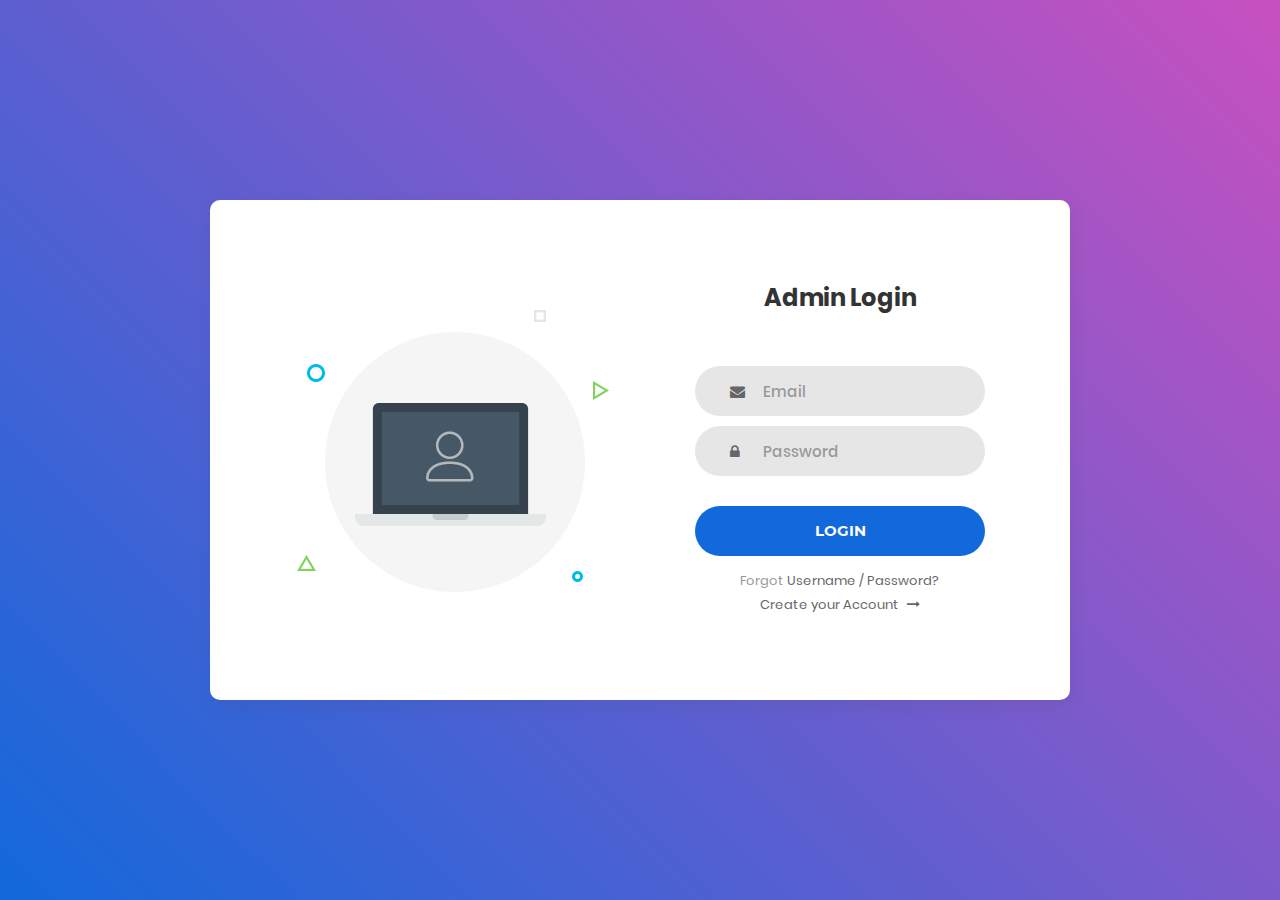
<file: demo1/login.html>
<!DOCTYPE html>
<html lang="en">
<head>
	<title>Login V1</title>
	<meta charset="UTF-8">
	<meta name="viewport" content="width=device-width, initial-scale=1">
<!--===============================================================================================-->	
	<link rel="icon" type="image/png" href="../assets/img/icons/favicon.ico"/>
<!--===============================================================================================-->
	<link rel="stylesheet" type="text/css" href="../assets/vendor/bootstrap/css/bootstrap.min.css">
<!--===============================================================================================-->
	<link rel="stylesheet" type="text/css" href="../assets/fonts/font-awesome-4.7.0/css/font-awesome.min.css">
<!--===============================================================================================-->
	<link rel="stylesheet" type="text/css" href="../assets/vendor/animate/animate.css">
<!--===============================================================================================-->	
	<link rel="stylesheet" type="text/css" href="../assets/vendor/css-hamburgers/hamburgers.min.css">
<!--===============================================================================================-->
	<link rel="stylesheet" type="text/css" href="../assets/vendor/select2/select2.min.css">
<!--===============================================================================================-->
	<link rel="stylesheet" type="text/css" href="../assets/css/util.css">
	<link rel="stylesheet" type="text/css" href="../assets/css/style.css">
<!--===============================================================================================-->




</head>
<body>
	
	<div class="limiter">
		<div class="container-login100">
			<div class="wrap-login100">
				<div class="login100-pic js-tilt" data-tilt>
					<img src="../assets/img/img-01.png" alt="IMG">
				</div>

				<form class="login100-form validate-form">
					<span class="login100-form-title">
						Admin Login
					</span>

					<div class="wrap-input100 validate-input" data-validate = "Valid email is required: ex@abc.xyz">
						<input class="input100" type="text" name="email" placeholder="Email">
						<span class="focus-input100"></span>
						<span class="symbol-input100">
							<i class="fa fa-envelope" aria-hidden="true"></i>
						</span>
					</div>

					<div class="wrap-input100 validate-input" data-validate = "Password is required">
						<input class="input100" type="password" name="pass" placeholder="Password">
						<span class="focus-input100"></span>
						<span class="symbol-input100">
							<i class="fa fa-lock" aria-hidden="true"></i>
						</span>
					</div>
					
					<div class="container-login100-form-btn">
						<button class="login100-form-btn">
							Login
						</button>
					</div>

					<div class="text-center p-t-12">
						<span class="txt1">
							Forgot
						</span>
						<a class="txt2" href="#">
							Username / Password?
						</a>
					</div>

					<div class="text-center p-t-136">
						<a class="txt2" href="#">
							Create your Account
							<i class="fa fa-long-arrow-right m-l-5" aria-hidden="true"></i>
						</a>
					</div>
				</form>
			</div>
		</div>
	</div>
	
	

	
<!--===============================================================================================-->	
	<script src="../assets/vendor/jquery/jquery-3.2.1.min.js"></script>
<!--===============================================================================================-->
	<script src="../assets/vendor/bootstrap/js/popper.js"></script>
	<script src="../assets/vendor/bootstrap/js/bootstrap.min.js"></script>
<!--===============================================================================================-->
	<script src="../assets/vendor/select2/select2.min.js"></script>
<!--===============================================================================================-->
	<script src="../assets/vendor/tilt/tilt.jquery.min.js"></script>
	<script >
		$('.js-tilt').tilt({
			scale: 1.1
		})
	</script>
<!--===============================================================================================-->
	<script src="../assets/js/main.js"></script>

</body>
</html>
</file>
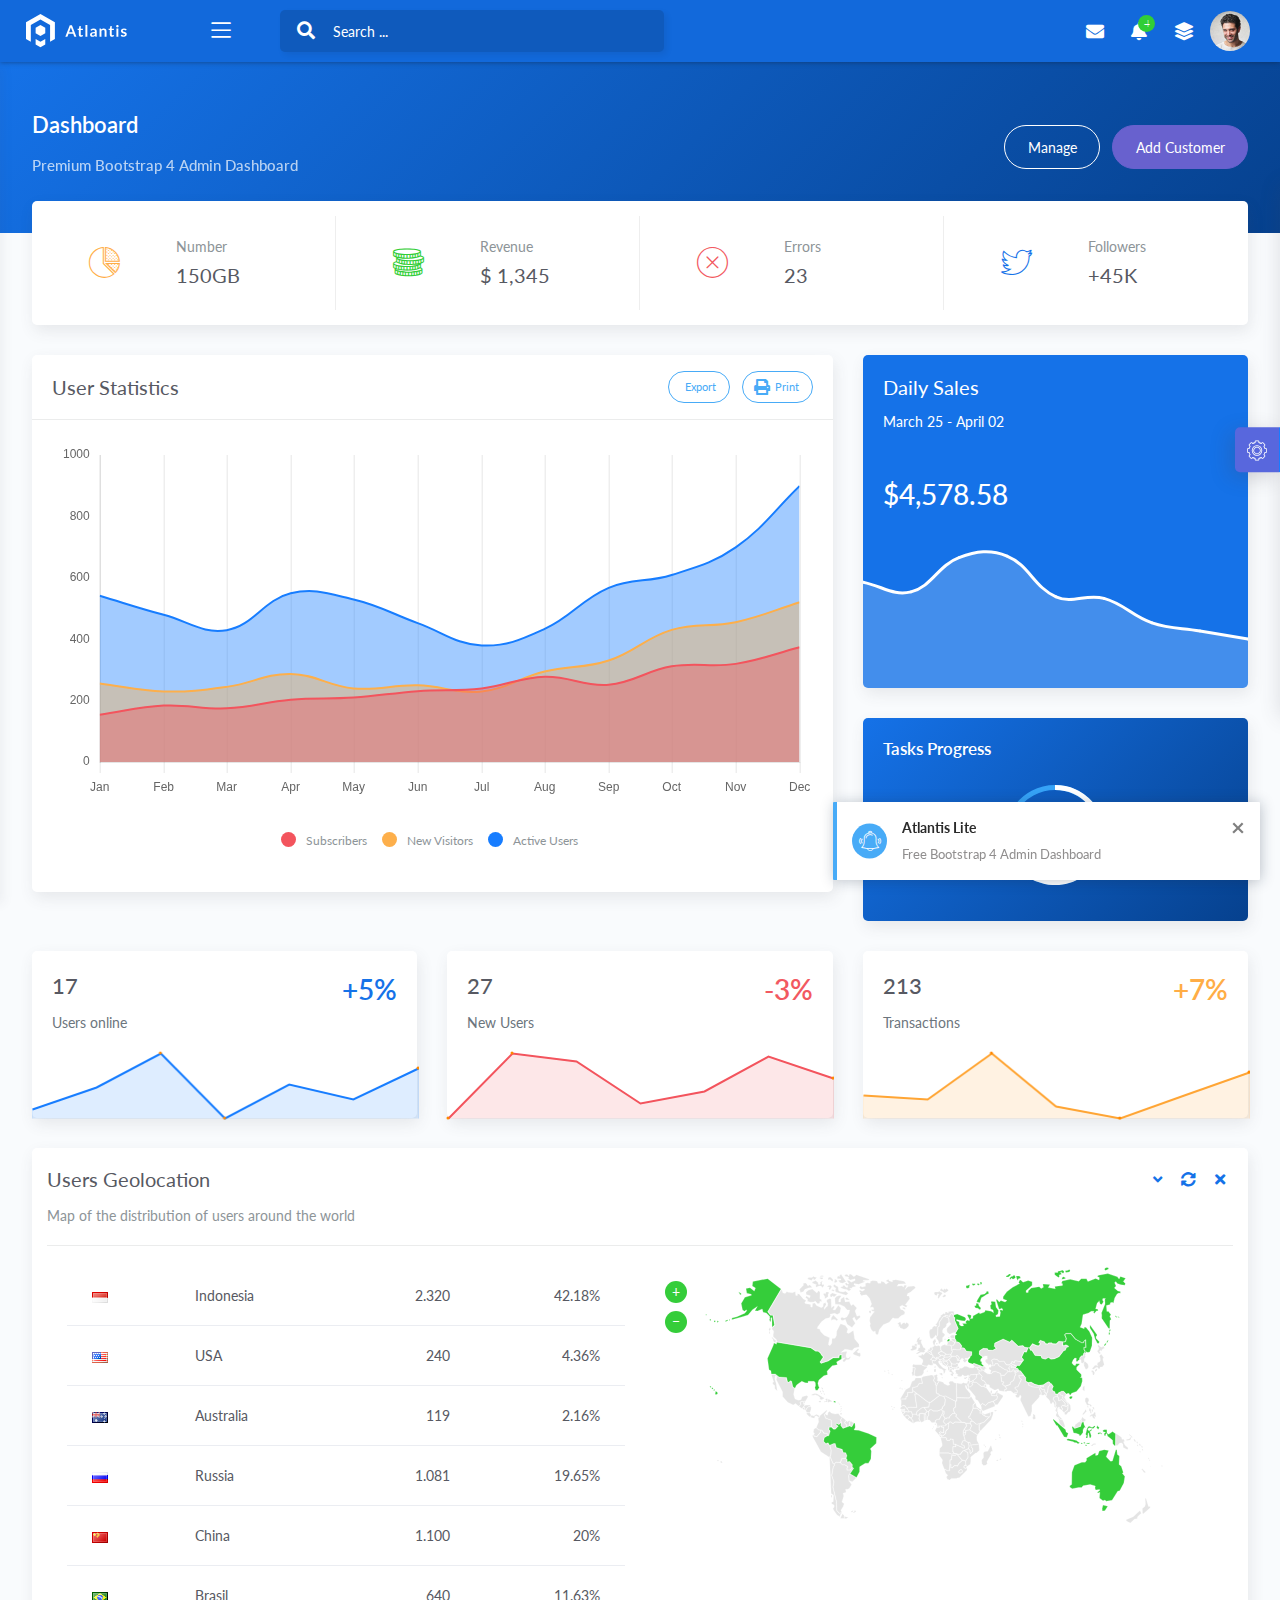
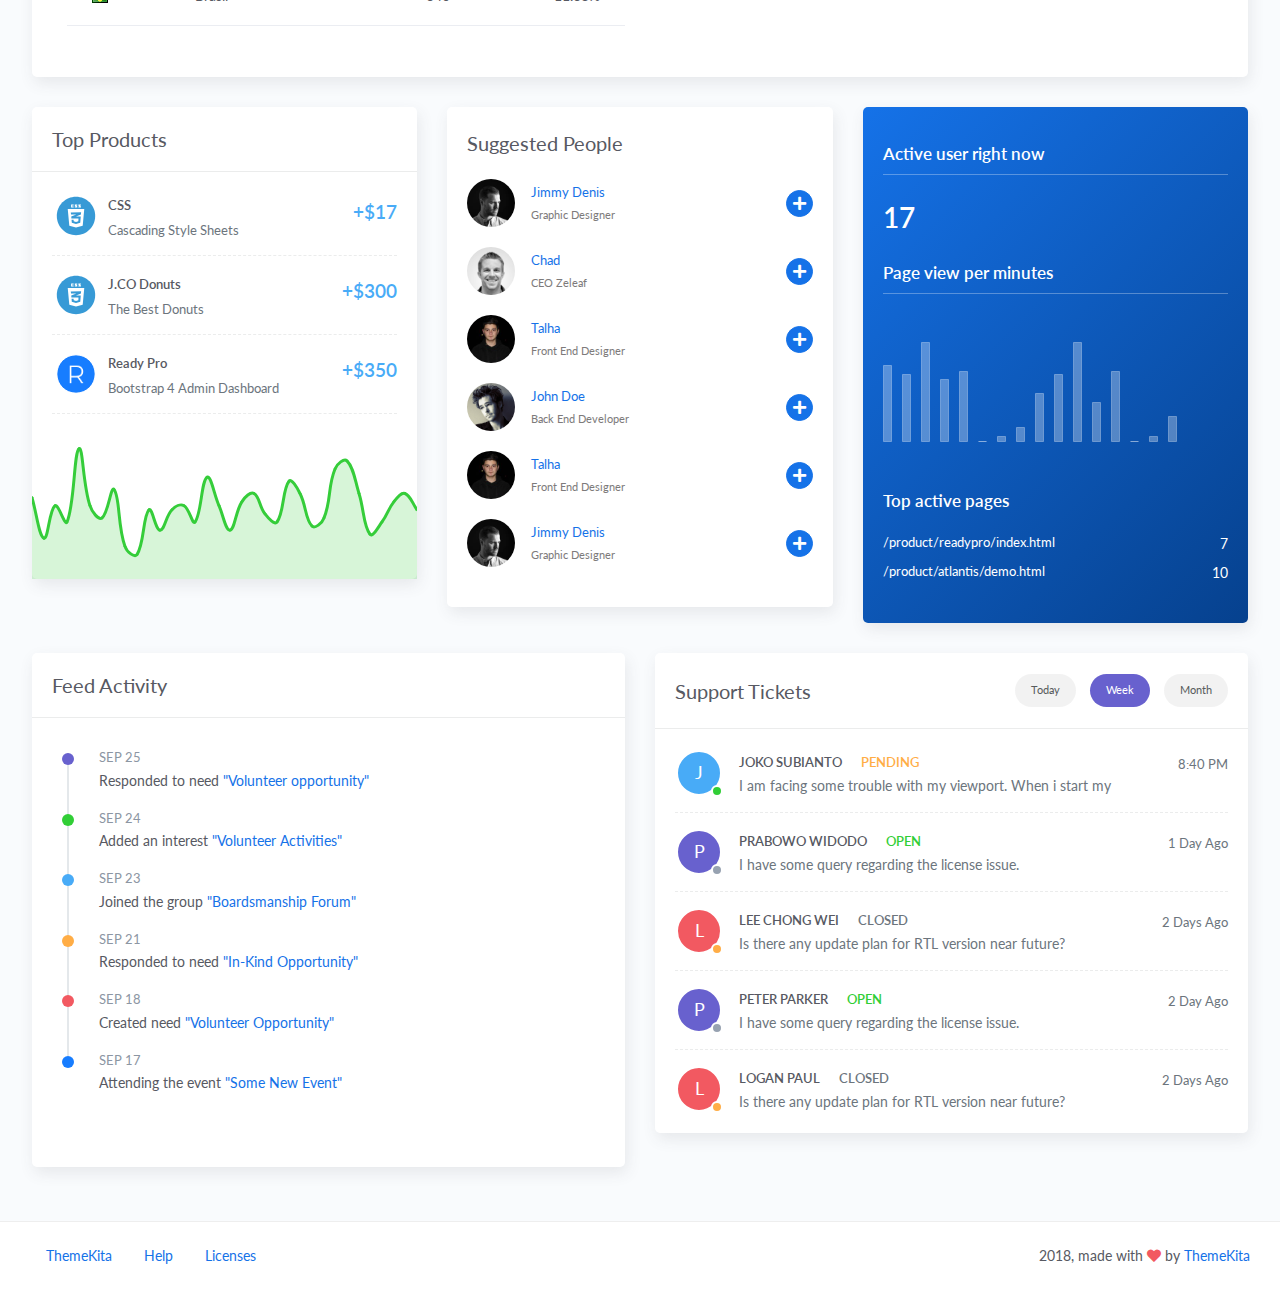
<file: demo1/overlay-sidebar.html>
<!DOCTYPE html>
<html lang="en">
<head>
	<meta http-equiv="X-UA-Compatible" content="IE=edge" />
	<title>Atlantis Lite - Bootstrap 4 Admin Dashboard</title>
	<meta content='width=device-width, initial-scale=1.0, shrink-to-fit=no' name='viewport' />
	<link rel="icon" href="../assets/img/icon.ico" type="image/x-icon"/>

	<!-- Fonts and icons -->
	<script src="../assets/js/plugin/webfont/webfont.min.js"></script>
	<script>
		WebFont.load({
			google: {"families":["Lato:300,400,700,900"]},
			custom: {"families":["Flaticon", "Font Awesome 5 Solid", "Font Awesome 5 Regular", "Font Awesome 5 Brands", "simple-line-icons"], urls: ['../assets/css/fonts.min.css']},
			active: function() {
				sessionStorage.fonts = true;
			}
		});
	</script>

	<!-- CSS Files -->
	<link rel="stylesheet" href="../assets/css/bootstrap.min.css">
	<link rel="stylesheet" href="../assets/css/atlantis.min.css">

	<!-- CSS Just for demo purpose, don't include it in your project -->
	<link rel="stylesheet" href="../assets/css/demo.css">
</head>
<body>
	<div class="wrapper overlay-sidebar">
		<div class="main-header">
			<!-- Logo Header -->
			<div class="logo-header" data-background-color="blue2">
				
				<a href="index.html" class="logo">
					<img src="../assets/img/logo.svg" alt="navbar brand" class="navbar-brand">
				</a>
				<button class="navbar-toggler sidenav-toggler ml-auto" type="button" data-toggle="collapse" data-target="collapse" aria-expanded="false" aria-label="Toggle navigation">
					<span class="navbar-toggler-icon">
						<i class="icon-menu"></i>
					</span>
				</button>
				<button class="topbar-toggler more"><i class="icon-options-vertical"></i></button>
				<div class="nav-toggle">
					<button class="btn btn-toggle sidenav-overlay-toggler">
						<i class="icon-menu"></i>
					</button>
				</div>
			</div>
			<!-- End Logo Header -->

			<!-- Navbar Header -->
			<nav class="navbar navbar-header navbar-expand-lg" data-background-color="blue2">
				
				<div class="container-fluid">
					<div class="collapse" id="search-nav">
						<form class="navbar-left navbar-form nav-search mr-md-3">
							<div class="input-group">
								<div class="input-group-prepend">
									<button type="submit" class="btn btn-search pr-1">
										<i class="fa fa-search search-icon"></i>
									</button>
								</div>
								<input type="text" placeholder="Search ..." class="form-control">
							</div>
						</form>
					</div>
					<ul class="navbar-nav topbar-nav ml-md-auto align-items-center">
						<li class="nav-item toggle-nav-search hidden-caret">
							<a class="nav-link" data-toggle="collapse" href="#search-nav" role="button" aria-expanded="false" aria-controls="search-nav">
								<i class="fa fa-search"></i>
							</a>
						</li>
						<li class="nav-item dropdown hidden-caret">
							<a class="nav-link dropdown-toggle" href="#" id="messageDropdown" role="button" data-toggle="dropdown" aria-haspopup="true" aria-expanded="false">
								<i class="fa fa-envelope"></i>
							</a>
							<ul class="dropdown-menu messages-notif-box animated fadeIn" aria-labelledby="messageDropdown">
								<li>
									<div class="dropdown-title d-flex justify-content-between align-items-center">
										Messages 									
										<a href="#" class="small">Mark all as read</a>
									</div>
								</li>
								<li>
									<div class="message-notif-scroll scrollbar-outer">
										<div class="notif-center">
											<a href="#">
												<div class="notif-img"> 
													<img src="../assets/img/jm_denis.jpg" alt="Img Profile">
												</div>
												<div class="notif-content">
													<span class="subject">Jimmy Denis</span>
													<span class="block">
														How are you ?
													</span>
													<span class="time">5 minutes ago</span> 
												</div>
											</a>
											<a href="#">
												<div class="notif-img"> 
													<img src="../assets/img/chadengle.jpg" alt="Img Profile">
												</div>
												<div class="notif-content">
													<span class="subject">Chad</span>
													<span class="block">
														Ok, Thanks !
													</span>
													<span class="time">12 minutes ago</span> 
												</div>
											</a>
											<a href="#">
												<div class="notif-img"> 
													<img src="../assets/img/mlane.jpg" alt="Img Profile">
												</div>
												<div class="notif-content">
													<span class="subject">Jhon Doe</span>
													<span class="block">
														Ready for the meeting today...
													</span>
													<span class="time">12 minutes ago</span> 
												</div>
											</a>
											<a href="#">
												<div class="notif-img"> 
													<img src="../assets/img/talha.jpg" alt="Img Profile">
												</div>
												<div class="notif-content">
													<span class="subject">Talha</span>
													<span class="block">
														Hi, Apa Kabar ?
													</span>
													<span class="time">17 minutes ago</span> 
												</div>
											</a>
										</div>
									</div>
								</li>
								<li>
									<a class="see-all" href="javascript:void(0);">See all messages<i class="fa fa-angle-right"></i> </a>
								</li>
							</ul>
						</li>
						<li class="nav-item dropdown hidden-caret">
							<a class="nav-link dropdown-toggle" href="#" id="notifDropdown" role="button" data-toggle="dropdown" aria-haspopup="true" aria-expanded="false">
								<i class="fa fa-bell"></i>
								<span class="notification">4</span>
							</a>
							<ul class="dropdown-menu notif-box animated fadeIn" aria-labelledby="notifDropdown">
								<li>
									<div class="dropdown-title">You have 4 new notification</div>
								</li>
								<li>
									<div class="notif-scroll scrollbar-outer">
										<div class="notif-center">
											<a href="#">
												<div class="notif-icon notif-primary"> <i class="fa fa-user-plus"></i> </div>
												<div class="notif-content">
													<span class="block">
														New user registered
													</span>
													<span class="time">5 minutes ago</span> 
												</div>
											</a>
											<a href="#">
												<div class="notif-icon notif-success"> <i class="fa fa-comment"></i> </div>
												<div class="notif-content">
													<span class="block">
														Rahmad commented on Admin
													</span>
													<span class="time">12 minutes ago</span> 
												</div>
											</a>
											<a href="#">
												<div class="notif-img"> 
													<img src="../assets/img/profile2.jpg" alt="Img Profile">
												</div>
												<div class="notif-content">
													<span class="block">
														Reza send messages to you
													</span>
													<span class="time">12 minutes ago</span> 
												</div>
											</a>
											<a href="#">
												<div class="notif-icon notif-danger"> <i class="fa fa-heart"></i> </div>
												<div class="notif-content">
													<span class="block">
														Farrah liked Admin
													</span>
													<span class="time">17 minutes ago</span> 
												</div>
											</a>
										</div>
									</div>
								</li>
								<li>
									<a class="see-all" href="javascript:void(0);">See all notifications<i class="fa fa-angle-right"></i> </a>
								</li>
							</ul>
						</li>
						<li class="nav-item dropdown hidden-caret">
							<a class="nav-link" data-toggle="dropdown" href="#" aria-expanded="false">
								<i class="fas fa-layer-group"></i>
							</a>
							<div class="dropdown-menu quick-actions quick-actions-info animated fadeIn">
								<div class="quick-actions-header">
									<span class="title mb-1">Quick Actions</span>
									<span class="subtitle op-8">Shortcuts</span>
								</div>
								<div class="quick-actions-scroll scrollbar-outer">
									<div class="quick-actions-items">
										<div class="row m-0">
											<a class="col-6 col-md-4 p-0" href="#">
												<div class="quick-actions-item">
													<i class="flaticon-file-1"></i>
													<span class="text">Generated Report</span>
												</div>
											</a>
											<a class="col-6 col-md-4 p-0" href="#">
												<div class="quick-actions-item">
													<i class="flaticon-database"></i>
													<span class="text">Create New Database</span>
												</div>
											</a>
											<a class="col-6 col-md-4 p-0" href="#">
												<div class="quick-actions-item">
													<i class="flaticon-pen"></i>
													<span class="text">Create New Post</span>
												</div>
											</a>
											<a class="col-6 col-md-4 p-0" href="#">
												<div class="quick-actions-item">
													<i class="flaticon-interface-1"></i>
													<span class="text">Create New Task</span>
												</div>
											</a>
											<a class="col-6 col-md-4 p-0" href="#">
												<div class="quick-actions-item">
													<i class="flaticon-list"></i>
													<span class="text">Completed Tasks</span>
												</div>
											</a>
											<a class="col-6 col-md-4 p-0" href="#">
												<div class="quick-actions-item">
													<i class="flaticon-file"></i>
													<span class="text">Create New Invoice</span>
												</div>
											</a>
										</div>
									</div>
								</div>
							</div>
						</li>
						<li class="nav-item dropdown hidden-caret">
							<a class="dropdown-toggle profile-pic" data-toggle="dropdown" href="#" aria-expanded="false">
								<div class="avatar-sm">
									<img src="../assets/img/profile.jpg" alt="..." class="avatar-img rounded-circle">
								</div>
							</a>
							<ul class="dropdown-menu dropdown-user animated fadeIn">
								<div class="dropdown-user-scroll scrollbar-outer">
									<li>
										<div class="user-box">
											<div class="avatar-lg"><img src="../assets/img/profile.jpg" alt="image profile" class="avatar-img rounded"></div>
											<div class="u-text">
												<h4>Hizrian</h4>
												<p class="text-muted">hello@example.com</p><a href="profile.html" class="btn btn-xs btn-secondary btn-sm">View Profile</a>
											</div>
										</div>
									</li>
									<li>
										<div class="dropdown-divider"></div>
										<a class="dropdown-item" href="#">My Profile</a>
										<a class="dropdown-item" href="#">My Balance</a>
										<a class="dropdown-item" href="#">Inbox</a>
										<div class="dropdown-divider"></div>
										<a class="dropdown-item" href="#">Account Setting</a>
										<div class="dropdown-divider"></div>
										<a class="dropdown-item" href="#">Logout</a>
									</li>
								</div>
							</ul>
						</li>
					</ul>
				</div>
			</nav>
			<!-- End Navbar -->
		</div>

		<!-- Sidebar -->
		<div class="sidebar sidebar-style-2">			
			<div class="sidebar-wrapper scrollbar scrollbar-inner">
				<div class="sidebar-content">
					<div class="user">
						<div class="avatar-sm float-left mr-2">
							<img src="../assets/img/profile.jpg" alt="..." class="avatar-img rounded-circle">
						</div>
						<div class="info">
							<a data-toggle="collapse" href="#collapseExample" aria-expanded="true">
								<span>
									Hizrian
									<span class="user-level">Administrator</span>
									<span class="caret"></span>
								</span>
							</a>
							<div class="clearfix"></div>

							<div class="collapse in" id="collapseExample">
								<ul class="nav">
									<li>
										<a href="#profile">
											<span class="link-collapse">My Profile</span>
										</a>
									</li>
									<li>
										<a href="#edit">
											<span class="link-collapse">Edit Profile</span>
										</a>
									</li>
									<li>
										<a href="#settings">
											<span class="link-collapse">Settings</span>
										</a>
									</li>
								</ul>
							</div>
						</div>
					</div>
					<ul class="nav nav-primary">
						<li class="nav-item">
							<a data-toggle="collapse" href="#dashboard" class="collapsed" aria-expanded="false">
								<i class="fas fa-home"></i>
								<p>Dashboard</p>
								<span class="caret"></span>
							</a>
							<div class="collapse" id="dashboard">
								<ul class="nav nav-collapse">
									<li>
										<a href="../demo1/index.html">
											<span class="sub-item">Dashboard 1</span>
										</a>
									</li>
									<li>
										<a href="../demo2/index.html">
											<span class="sub-item">Dashboard 2</span>
										</a>
									</li>
								</ul>
							</div>
						</li>
						<li class="nav-section">
							<span class="sidebar-mini-icon">
								<i class="fa fa-ellipsis-h"></i>
							</span>
							<h4 class="text-section">Components</h4>
						</li>
						<li class="nav-item">
							<a data-toggle="collapse" href="#base">
								<i class="fas fa-layer-group"></i>
								<p>Base</p>
								<span class="caret"></span>
							</a>
							<div class="collapse" id="base">
								<ul class="nav nav-collapse">
									<li>
										<a href="components/avatars.html">
											<span class="sub-item">Avatars</span>
										</a>
									</li>
									<li>
										<a href="components/buttons.html">
											<span class="sub-item">Buttons</span>
										</a>
									</li>
									<li>
										<a href="components/gridsystem.html">
											<span class="sub-item">Grid System</span>
										</a>
									</li>
									<li>
										<a href="components/panels.html">
											<span class="sub-item">Panels</span>
										</a>
									</li>
									<li>
										<a href="components/notifications.html">
											<span class="sub-item">Notifications</span>
										</a>
									</li>
									<li>
										<a href="components/sweetalert.html">
											<span class="sub-item">Sweet Alert</span>
										</a>
									</li>
									<li>
										<a href="components/font-awesome-icons.html">
											<span class="sub-item">Font Awesome Icons</span>
										</a>
									</li>
									<li>
										<a href="components/simple-line-icons.html">
											<span class="sub-item">Simple Line Icons</span>
										</a>
									</li>
									<li>
										<a href="components/flaticons.html">
											<span class="sub-item">Flaticons</span>
										</a>
									</li>
									<li>
										<a href="components/typography.html">
											<span class="sub-item">Typography</span>
										</a>
									</li>
								</ul>
							</div>
						</li>
						<li class="nav-item active submenu">
							<a data-toggle="collapse" href="#sidebarLayouts">
								<i class="fas fa-th-list"></i>
								<p>Sidebar Layouts</p>
								<span class="caret"></span>
							</a>
							<div class="collapse show" id="sidebarLayouts">
								<ul class="nav nav-collapse">
									<li>
										<a href="sidebar-style-1.html">
											<span class="sub-item">Sidebar Style 1</span>
										</a>
									</li>
									<li class="active">
										<a href="overlay-sidebar.html">
											<span class="sub-item">Overlay Sidebar</span>
										</a>
									</li>
									<li>
										<a href="compact-sidebar.html">
											<span class="sub-item">Compact Sidebar</span>
										</a>
									</li>
									<li>
										<a href="static-sidebar.html">
											<span class="sub-item">Static Sidebar</span>
										</a>
									</li>
									<li>
										<a href="icon-menu.html">
											<span class="sub-item">Icon Menu</span>
										</a>
									</li>
								</ul>
							</div>
						</li>
						<li class="nav-item">
							<a data-toggle="collapse" href="#forms">
								<i class="fas fa-pen-square"></i>
								<p>Forms</p>
								<span class="caret"></span>
							</a>
							<div class="collapse" id="forms">
								<ul class="nav nav-collapse">
									<li>
										<a href="forms/forms.html">
											<span class="sub-item">Basic Form</span>
										</a>
									</li>
								</ul>
							</div>
						</li>
						<li class="nav-item">
							<a data-toggle="collapse" href="#tables">
								<i class="fas fa-table"></i>
								<p>Tables</p>
								<span class="caret"></span>
							</a>
							<div class="collapse" id="tables">
								<ul class="nav nav-collapse">
									<li>
										<a href="tables/tables.html">
											<span class="sub-item">Basic Table</span>
										</a>
									</li>
									<li>
										<a href="tables/datatables.html">
											<span class="sub-item">Datatables</span>
										</a>
									</li>
								</ul>
							</div>
						</li>
						<li class="nav-item">
							<a data-toggle="collapse" href="#maps">
								<i class="fas fa-map-marker-alt"></i>
								<p>Maps</p>
								<span class="caret"></span>
							</a>
							<div class="collapse" id="maps">
								<ul class="nav nav-collapse">
									<li>
										<a href="maps/jqvmap.html">
											<span class="sub-item">JQVMap</span>
										</a>
									</li>
								</ul>
							</div>
						</li>
						<li class="nav-item">
							<a data-toggle="collapse" href="#charts">
								<i class="far fa-chart-bar"></i>
								<p>Charts</p>
								<span class="caret"></span>
							</a>
							<div class="collapse" id="charts">
								<ul class="nav nav-collapse">
									<li>
										<a href="charts/charts.html">
											<span class="sub-item">Chart Js</span>
										</a>
									</li>
									<li>
										<a href="charts/sparkline.html">
											<span class="sub-item">Sparkline</span>
										</a>
									</li>
								</ul>
							</div>
						</li>
						<li class="nav-item">
							<a href="widgets.html">
								<i class="fas fa-desktop"></i>
								<p>Widgets</p>
								<span class="badge badge-success">4</span>
							</a>
						</li>
						<li class="nav-item">
							<a data-toggle="collapse" href="#submenu">
								<i class="fas fa-bars"></i>
								<p>Menu Levels</p>
								<span class="caret"></span>
							</a>
							<div class="collapse" id="submenu">
								<ul class="nav nav-collapse">
									<li>
										<a data-toggle="collapse" href="#subnav1">
											<span class="sub-item">Level 1</span>
											<span class="caret"></span>
										</a>
										<div class="collapse" id="subnav1">
											<ul class="nav nav-collapse subnav">
												<li>
													<a href="#">
														<span class="sub-item">Level 2</span>
													</a>
												</li>
												<li>
													<a href="#">
														<span class="sub-item">Level 2</span>
													</a>
												</li>
					</ul>
										</div>
									</li>
									<li>
										<a data-toggle="collapse" href="#subnav2">
											<span class="sub-item">Level 1</span>
											<span class="caret"></span>
										</a>
										<div class="collapse" id="subnav2">
											<ul class="nav nav-collapse subnav">
												<li>
													<a href="#">
														<span class="sub-item">Level 2</span>
													</a>
												</li>
					</ul>
										</div>
									</li>
									<li>
										<a href="#">
											<span class="sub-item">Level 1</span>
										</a>
									</li>
								</ul>
							</div>
						</li>
					</ul>
				</div>
			</div>
		</div>
		<!-- End Sidebar -->

		<div class="main-panel">
			<div class="content">
				<div class="panel-header bg-primary-gradient">
					<div class="page-inner py-5">
						<div class="d-flex align-items-left align-items-md-center flex-column flex-md-row">
							<div>
								<h2 class="text-white pb-2 fw-bold">Dashboard</h2>
								<h5 class="text-white op-7 mb-2">Premium Bootstrap 4 Admin Dashboard</h5>
							</div>
							<div class="ml-md-auto py-2 py-md-0">
								<a href="#" class="btn btn-white btn-border btn-round mr-2">Manage</a>
								<a href="#" class="btn btn-secondary btn-round">Add Customer</a>
							</div>
						</div>
					</div>
				</div>
				<div class="page-inner mt--5">
					<div class="row row-card-no-pd mt--2">
						<div class="col-sm-6 col-md-3">
							<div class="card card-stats card-round">
								<div class="card-body ">
									<div class="row">
										<div class="col-5">
											<div class="icon-big text-center">
												<i class="flaticon-chart-pie text-warning"></i>
											</div>
										</div>
										<div class="col-7 col-stats">
											<div class="numbers">
												<p class="card-category">Number</p>
												<h4 class="card-title">150GB</h4>
											</div>
										</div>
									</div>
								</div>
							</div>
						</div>
						<div class="col-sm-6 col-md-3">
							<div class="card card-stats card-round">
								<div class="card-body ">
									<div class="row">
										<div class="col-5">
											<div class="icon-big text-center">
												<i class="flaticon-coins text-success"></i>
											</div>
										</div>
										<div class="col-7 col-stats">
											<div class="numbers">
												<p class="card-category">Revenue</p>
												<h4 class="card-title">$ 1,345</h4>
											</div>
										</div>
									</div>
								</div>
							</div>
						</div>
						<div class="col-sm-6 col-md-3">
							<div class="card card-stats card-round">
								<div class="card-body">
									<div class="row">
										<div class="col-5">
											<div class="icon-big text-center">
												<i class="flaticon-error text-danger"></i>
											</div>
										</div>
										<div class="col-7 col-stats">
											<div class="numbers">
												<p class="card-category">Errors</p>
												<h4 class="card-title">23</h4>
											</div>
										</div>
									</div>
								</div>
							</div>
						</div>
						<div class="col-sm-6 col-md-3">
							<div class="card card-stats card-round">
								<div class="card-body">
									<div class="row">
										<div class="col-5">
											<div class="icon-big text-center">
												<i class="flaticon-twitter text-primary"></i>
											</div>
										</div>
										<div class="col-7 col-stats">
											<div class="numbers">
												<p class="card-category">Followers</p>
												<h4 class="card-title">+45K</h4>
											</div>
										</div>
									</div>
								</div>
							</div>
						</div>
					</div>
					<div class="row">
						<div class="col-md-8">
							<div class="card">
								<div class="card-header">
									<div class="card-head-row">
										<div class="card-title">User Statistics</div>
										<div class="card-tools">
											<a href="#" class="btn btn-info btn-border btn-round btn-sm mr-2">
												<span class="btn-label">
													<i class="fa fa-pencil"></i>
												</span>
												Export
											</a>
											<a href="#" class="btn btn-info btn-border btn-round btn-sm">
												<span class="btn-label">
													<i class="fa fa-print"></i>
												</span>
												Print
											</a>
										</div>
									</div>
								</div>
								<div class="card-body">
									<div class="chart-container" style="min-height: 375px">
										<canvas id="statisticsChart"></canvas>
									</div>
									<div id="myChartLegend"></div>
								</div>
							</div>
						</div>
						<div class="col-md-4">
							<div class="card card-primary">
								<div class="card-header">
									<div class="card-title">Daily Sales</div>
									<div class="card-category">March 25 - April 02</div>
								</div>
								<div class="card-body pb-0">
									<div class="mb-4 mt-2">
										<h1>$4,578.58</h1>
									</div>
									<div class="pull-in">
										<canvas id="dailySalesChart"></canvas>
									</div>
								</div>
							</div>
							<div class="card card-primary bg-primary-gradient">
								<div class="card-body">
									<h4 class="mb-1 fw-bold">Tasks Progress</h4>
									<div id="task-complete" class="chart-circle mt-4 mb-3"></div>
								</div>
							</div>
						</div>
					</div>
					<div class="row">
						<div class="col-md-4">
							<div class="card">
								<div class="card-body pb-0">
									<div class="h1 fw-bold float-right text-primary">+5%</div>
									<h2 class="mb-2">17</h2>
									<p class="text-muted">Users online</p>
									<div class="pull-in sparkline-fix">
										<div id="lineChart"></div>
									</div>
								</div>
							</div>
						</div>
						<div class="col-md-4">
							<div class="card">
								<div class="card-body pb-0">
									<div class="h1 fw-bold float-right text-danger">-3%</div>
									<h2 class="mb-2">27</h2>
									<p class="text-muted">New Users</p>
									<div class="pull-in sparkline-fix">
										<div id="lineChart2"></div>
									</div>
								</div>
							</div>
						</div>
						<div class="col-md-4">
							<div class="card">
								<div class="card-body pb-0">
									<div class="h1 fw-bold float-right text-warning">+7%</div>
									<h2 class="mb-2">213</h2>
									<p class="text-muted">Transactions</p>
									<div class="pull-in sparkline-fix">
										<div id="lineChart3"></div>
									</div>
								</div>
							</div>
						</div>
					</div>
					<div class="row row-card-no-pd">
						<div class="col-md-12">
							<div class="card">
								<div class="card-header">
									<div class="card-head-row">
										<h4 class="card-title">Users Geolocation</h4>
										<div class="card-tools">
											<button class="btn btn-icon btn-link btn-primary btn-xs"><span class="fa fa-angle-down"></span></button>
											<button class="btn btn-icon btn-link btn-primary btn-xs btn-refresh-card"><span class="fa fa-sync-alt"></span></button>
											<button class="btn btn-icon btn-link btn-primary btn-xs"><span class="fa fa-times"></span></button>
										</div>
									</div>
									<p class="card-category">
									Map of the distribution of users around the world</p>
								</div>
								<div class="card-body">
									<div class="row">
										<div class="col-md-6">
											<div class="table-responsive table-hover table-sales">
												<table class="table">
													<tbody>
														<tr>
															<td>
																<div class="flag">
																	<img src="../assets/img/flags/id.png" alt="indonesia">
																</div>
															</td>
															<td>Indonesia</td>
															<td class="text-right">
																2.320
															</td>
															<td class="text-right">
																42.18%
															</td>
														</tr>
														<tr>
															<td>
																<div class="flag">
																	<img src="../assets/img/flags/us.png" alt="united states">
																</div>
															</td>
															<td>USA</td>
															<td class="text-right">
																240
															</td>
															<td class="text-right">
																4.36%
															</td>
														</tr>
														<tr>
															<td>
																<div class="flag">
																	<img src="../assets/img/flags/au.png" alt="australia">
																</div>
															</td>
															<td>Australia</td>
															<td class="text-right">
																119
															</td>
															<td class="text-right">
																2.16%
															</td>
														</tr>
														<tr>
															<td>
																<div class="flag">
																	<img src="../assets/img/flags/ru.png" alt="russia">
																</div>
															</td>
															<td>Russia</td>
															<td class="text-right">
																1.081
															</td>
															<td class="text-right">
																19.65%
															</td>
														</tr>
														<tr>
															<td>
																<div class="flag">
																	<img src="../assets/img/flags/cn.png" alt="china">
																</div>
															</td>
															<td>China</td>
															<td class="text-right">
																1.100
															</td>
															<td class="text-right">
																20%
															</td>
														</tr>
														<tr>
															<td>
																<div class="flag">
																	<img src="../assets/img/flags/br.png" alt="brazil">
																</div>
															</td>
															<td>Brasil</td>
															<td class="text-right">
																640
															</td>
															<td class="text-right">
																11.63%
															</td>
														</tr>
													</tbody>
												</table>
											</div>
										</div>
										<div class="col-md-6">
											<div class="mapcontainer">
												<div id="map-example" class="vmap"></div>
											</div>
										</div>
									</div>
								</div>
							</div>
						</div>
					</div>
					<div class="row">
						<div class="col-md-4">
							<div class="card">
								<div class="card-header">
									<div class="card-title">Top Products</div>
								</div>
								<div class="card-body pb-0">
									<div class="d-flex">
										<div class="avatar">
											<img src="../assets/img/logoproduct.svg" alt="..." class="avatar-img rounded-circle">
										</div>
										<div class="flex-1 pt-1 ml-2">
											<h6 class="fw-bold mb-1">CSS</h6>
											<small class="text-muted">Cascading Style Sheets</small>
										</div>
										<div class="d-flex ml-auto align-items-center">
											<h3 class="text-info fw-bold">+$17</h3>
										</div>
									</div>
									<div class="separator-dashed"></div>
									<div class="d-flex">
										<div class="avatar">
											<img src="../assets/img/logoproduct.svg" alt="..." class="avatar-img rounded-circle">
										</div>
										<div class="flex-1 pt-1 ml-2">
											<h6 class="fw-bold mb-1">J.CO Donuts</h6>
											<small class="text-muted">The Best Donuts</small>
										</div>
										<div class="d-flex ml-auto align-items-center">
											<h3 class="text-info fw-bold">+$300</h3>
										</div>
									</div>
									<div class="separator-dashed"></div>
									<div class="d-flex">
										<div class="avatar">
											<img src="../assets/img/logoproduct3.svg" alt="..." class="avatar-img rounded-circle">
										</div>
										<div class="flex-1 pt-1 ml-2">
											<h6 class="fw-bold mb-1">Ready Pro</h6>
											<small class="text-muted">Bootstrap 4 Admin Dashboard</small>
										</div>
										<div class="d-flex ml-auto align-items-center">
											<h3 class="text-info fw-bold">+$350</h3>
										</div>
									</div>
									<div class="separator-dashed"></div>
									<div class="pull-in">
										<canvas id="topProductsChart"></canvas>
									</div>
								</div>
							</div>
						</div>
						<div class="col-md-4">
							<div class="card">
								<div class="card-body">
									<div class="card-title fw-mediumbold">Suggested People</div>
									<div class="card-list">
										<div class="item-list">
											<div class="avatar">
												<img src="../assets/img/jm_denis.jpg" alt="..." class="avatar-img rounded-circle">
											</div>
											<div class="info-user ml-3">
												<div class="username">Jimmy Denis</div>
												<div class="status">Graphic Designer</div>
											</div>
											<button class="btn btn-icon btn-primary btn-round btn-xs">
												<i class="fa fa-plus"></i>
											</button>
										</div>
										<div class="item-list">
											<div class="avatar">
												<img src="../assets/img/chadengle.jpg" alt="..." class="avatar-img rounded-circle">
											</div>
											<div class="info-user ml-3">
												<div class="username">Chad</div>
												<div class="status">CEO Zeleaf</div>
											</div>
											<button class="btn btn-icon btn-primary btn-round btn-xs">
												<i class="fa fa-plus"></i>
											</button>
										</div>
										<div class="item-list">
											<div class="avatar">
												<img src="../assets/img/talha.jpg" alt="..." class="avatar-img rounded-circle">
											</div>
											<div class="info-user ml-3">
												<div class="username">Talha</div>
												<div class="status">Front End Designer</div>
											</div>
											<button class="btn btn-icon btn-primary btn-round btn-xs">
												<i class="fa fa-plus"></i>
											</button>
										</div>
										<div class="item-list">
											<div class="avatar">
												<img src="../assets/img/mlane.jpg" alt="..." class="avatar-img rounded-circle">
											</div>
											<div class="info-user ml-3">
												<div class="username">John Doe</div>
												<div class="status">Back End Developer</div>
											</div>
											<button class="btn btn-icon btn-primary btn-round btn-xs">
												<i class="fa fa-plus"></i>
											</button>
										</div>
										<div class="item-list">
											<div class="avatar">
												<img src="../assets/img/talha.jpg" alt="..." class="avatar-img rounded-circle">
											</div>
											<div class="info-user ml-3">
												<div class="username">Talha</div>
												<div class="status">Front End Designer</div>
											</div>
											<button class="btn btn-icon btn-primary btn-round btn-xs">
												<i class="fa fa-plus"></i>
											</button>
										</div>
										<div class="item-list">
											<div class="avatar">
												<img src="../assets/img/jm_denis.jpg" alt="..." class="avatar-img rounded-circle">
											</div>
											<div class="info-user ml-3">
												<div class="username">Jimmy Denis</div>
												<div class="status">Graphic Designer</div>
											</div>
											<button class="btn btn-icon btn-primary btn-round btn-xs">
												<i class="fa fa-plus"></i>
											</button>
										</div>
									</div>
								</div>
							</div>
						</div>
						<div class="col-md-4">
							<div class="card card-primary bg-primary-gradient">
								<div class="card-body">
									<h4 class="mt-3 b-b1 pb-2 mb-4 fw-bold">Active user right now</h4>
									<h1 class="mb-4 fw-bold">17</h1>
									<h4 class="mt-3 b-b1 pb-2 mb-5 fw-bold">Page view per minutes</h4>
									<div id="activeUsersChart"></div>
									<h4 class="mt-5 pb-3 mb-0 fw-bold">Top active pages</h4>
									<ul class="list-unstyled">
										<li class="d-flex justify-content-between pb-1 pt-1"><small>/product/readypro/index.html</small> <span>7</span></li>
										<li class="d-flex justify-content-between pb-1 pt-1"><small>/product/atlantis/demo.html</small> <span>10</span></li>
									</ul>
								</div>
							</div>
						</div>
					</div>
					<div class="row">
						<div class="col-md-6">
							<div class="card">
								<div class="card-header">
									<div class="card-title">Feed Activity</div>
								</div>
								<div class="card-body">
									<ol class="activity-feed">
										<li class="feed-item feed-item-secondary">
											<time class="date" datetime="9-25">Sep 25</time>
											<span class="text">Responded to need <a href="#">"Volunteer opportunity"</a></span>
										</li>
										<li class="feed-item feed-item-success">
											<time class="date" datetime="9-24">Sep 24</time>
											<span class="text">Added an interest <a href="#">"Volunteer Activities"</a></span>
										</li>
										<li class="feed-item feed-item-info">
											<time class="date" datetime="9-23">Sep 23</time>
											<span class="text">Joined the group <a href="single-group.php">"Boardsmanship Forum"</a></span>
										</li>
										<li class="feed-item feed-item-warning">
											<time class="date" datetime="9-21">Sep 21</time>
											<span class="text">Responded to need <a href="#">"In-Kind Opportunity"</a></span>
										</li>
										<li class="feed-item feed-item-danger">
											<time class="date" datetime="9-18">Sep 18</time>
											<span class="text">Created need <a href="#">"Volunteer Opportunity"</a></span>
										</li>
										<li class="feed-item">
											<time class="date" datetime="9-17">Sep 17</time>
											<span class="text">Attending the event <a href="single-event.php">"Some New Event"</a></span>
										</li>
									</ol>
								</div>
							</div>
						</div>
						<div class="col-md-6">
							<div class="card">
								<div class="card-header">
									<div class="card-head-row">
										<div class="card-title">Support Tickets</div>
										<div class="card-tools">
											<ul class="nav nav-pills nav-secondary nav-pills-no-bd nav-sm" id="pills-tab" role="tablist">
												<li class="nav-item">
													<a class="nav-link" id="pills-today" data-toggle="pill" href="#pills-today" role="tab" aria-selected="true">Today</a>
												</li>
												<li class="nav-item">
													<a class="nav-link active" id="pills-week" data-toggle="pill" href="#pills-week" role="tab" aria-selected="false">Week</a>
												</li>
												<li class="nav-item">
													<a class="nav-link" id="pills-month" data-toggle="pill" href="#pills-month" role="tab" aria-selected="false">Month</a>
												</li>
					</ul>
										</div>
									</div>
								</div>
								<div class="card-body">
									<div class="d-flex">
										<div class="avatar avatar-online">
											<span class="avatar-title rounded-circle border border-white bg-info">J</span>
										</div>
										<div class="flex-1 ml-3 pt-1">
											<h6 class="text-uppercase fw-bold mb-1">Joko Subianto <span class="text-warning pl-3">pending</span></h6>
											<span class="text-muted">I am facing some trouble with my viewport. When i start my</span>
										</div>
										<div class="float-right pt-1">
											<small class="text-muted">8:40 PM</small>
										</div>
									</div>
									<div class="separator-dashed"></div>
									<div class="d-flex">
										<div class="avatar avatar-offline">
											<span class="avatar-title rounded-circle border border-white bg-secondary">P</span>
										</div>
										<div class="flex-1 ml-3 pt-1">
											<h6 class="text-uppercase fw-bold mb-1">Prabowo Widodo <span class="text-success pl-3">open</span></h6>
											<span class="text-muted">I have some query regarding the license issue.</span>
										</div>
										<div class="float-right pt-1">
											<small class="text-muted">1 Day Ago</small>
										</div>
									</div>
									<div class="separator-dashed"></div>
									<div class="d-flex">
										<div class="avatar avatar-away">
											<span class="avatar-title rounded-circle border border-white bg-danger">L</span>
										</div>
										<div class="flex-1 ml-3 pt-1">
											<h6 class="text-uppercase fw-bold mb-1">Lee Chong Wei <span class="text-muted pl-3">closed</span></h6>
											<span class="text-muted">Is there any update plan for RTL version near future?</span>
										</div>
										<div class="float-right pt-1">
											<small class="text-muted">2 Days Ago</small>
										</div>
									</div>
									<div class="separator-dashed"></div>
									<div class="d-flex">
										<div class="avatar avatar-offline">
											<span class="avatar-title rounded-circle border border-white bg-secondary">P</span>
										</div>
										<div class="flex-1 ml-3 pt-1">
											<h6 class="text-uppercase fw-bold mb-1">Peter Parker <span class="text-success pl-3">open</span></h6>
											<span class="text-muted">I have some query regarding the license issue.</span>
										</div>
										<div class="float-right pt-1">
											<small class="text-muted">2 Day Ago</small>
										</div>
									</div>
									<div class="separator-dashed"></div>
									<div class="d-flex">
										<div class="avatar avatar-away">
											<span class="avatar-title rounded-circle border border-white bg-danger">L</span>
										</div>
										<div class="flex-1 ml-3 pt-1">
											<h6 class="text-uppercase fw-bold mb-1">Logan Paul <span class="text-muted pl-3">closed</span></h6>
											<span class="text-muted">Is there any update plan for RTL version near future?</span>
										</div>
										<div class="float-right pt-1">
											<small class="text-muted">2 Days Ago</small>
										</div>
									</div>
								</div>
							</div>
						</div>
					</div>
				</div>
			</div>
			<footer class="footer">
				<div class="container-fluid">
					<nav class="pull-left">
						<ul class="nav">
							<li class="nav-item">
								<a class="nav-link" href="https://www.themekita.com">
									ThemeKita
								</a>
							</li>
							<li class="nav-item">
								<a class="nav-link" href="#">
									Help
								</a>
							</li>
							<li class="nav-item">
								<a class="nav-link" href="#">
									Licenses
								</a>
							</li>
						</ul>
					</nav>
					<div class="copyright ml-auto">
						2018, made with <i class="fa fa-heart heart text-danger"></i> by <a href="https://www.themekita.com">ThemeKita</a>
					</div>				
				</div>
			</footer>
		</div>
		
		
		<!-- Custom template | don't include it in your project! -->
		<div class="custom-template">
			<div class="title">Settings</div>
			<div class="custom-content">
				<div class="switcher">
					<div class="switch-block">
						<h4>Logo Header</h4>
						<div class="btnSwitch">
							<button type="button" class="changeLogoHeaderColor" data-color="dark"></button>
							<button type="button" class="selected changeLogoHeaderColor" data-color="blue"></button>
							<button type="button" class="changeLogoHeaderColor" data-color="purple"></button>
							<button type="button" class="changeLogoHeaderColor" data-color="light-blue"></button>
							<button type="button" class="changeLogoHeaderColor" data-color="green"></button>
							<button type="button" class="changeLogoHeaderColor" data-color="orange"></button>
							<button type="button" class="changeLogoHeaderColor" data-color="red"></button>
							<button type="button" class="changeLogoHeaderColor" data-color="white"></button>
							<br/>
							<button type="button" class="changeLogoHeaderColor" data-color="dark2"></button>
							<button type="button" class="changeLogoHeaderColor" data-color="blue2"></button>
							<button type="button" class="changeLogoHeaderColor" data-color="purple2"></button>
							<button type="button" class="changeLogoHeaderColor" data-color="light-blue2"></button>
							<button type="button" class="changeLogoHeaderColor" data-color="green2"></button>
							<button type="button" class="changeLogoHeaderColor" data-color="orange2"></button>
							<button type="button" class="changeLogoHeaderColor" data-color="red2"></button>
						</div>
					</div>
					<div class="switch-block">
						<h4>Navbar Header</h4>
						<div class="btnSwitch">
							<button type="button" class="changeTopBarColor" data-color="dark"></button>
							<button type="button" class="changeTopBarColor" data-color="blue"></button>
							<button type="button" class="changeTopBarColor" data-color="purple"></button>
							<button type="button" class="changeTopBarColor" data-color="light-blue"></button>
							<button type="button" class="changeTopBarColor" data-color="green"></button>
							<button type="button" class="changeTopBarColor" data-color="orange"></button>
							<button type="button" class="changeTopBarColor" data-color="red"></button>
							<button type="button" class="changeTopBarColor" data-color="white"></button>
							<br/>
							<button type="button" class="changeTopBarColor" data-color="dark2"></button>
							<button type="button" class="selected changeTopBarColor" data-color="blue2"></button>
							<button type="button" class="changeTopBarColor" data-color="purple2"></button>
							<button type="button" class="changeTopBarColor" data-color="light-blue2"></button>
							<button type="button" class="changeTopBarColor" data-color="green2"></button>
							<button type="button" class="changeTopBarColor" data-color="orange2"></button>
							<button type="button" class="changeTopBarColor" data-color="red2"></button>
						</div>
					</div>
					<div class="switch-block">
						<h4>Sidebar</h4>
						<div class="btnSwitch">
							<button type="button" class="selected changeSideBarColor" data-color="white"></button>
							<button type="button" class="changeSideBarColor" data-color="dark"></button>
							<button type="button" class="changeSideBarColor" data-color="dark2"></button>
						</div>
					</div>
					<div class="switch-block">
						<h4>Background</h4>
						<div class="btnSwitch">
							<button type="button" class="changeBackgroundColor" data-color="bg2"></button>
							<button type="button" class="changeBackgroundColor selected" data-color="bg1"></button>
							<button type="button" class="changeBackgroundColor" data-color="bg3"></button>
							<button type="button" class="changeBackgroundColor" data-color="dark"></button>
						</div>
					</div>
				</div>
			</div>
			<div class="custom-toggle">
				<i class="flaticon-settings"></i>
			</div>
		</div>
		<!-- End Custom template -->
	</div>
	<!--   Core JS Files   -->
	<script src="../assets/js/core/jquery.3.2.1.min.js"></script>
	<script src="../assets/js/core/popper.min.js"></script>
	<script src="../assets/js/core/bootstrap.min.js"></script>

	<!-- jQuery UI -->
	<script src="../assets/js/plugin/jquery-ui-1.12.1.custom/jquery-ui.min.js"></script>
	<script src="../assets/js/plugin/jquery-ui-touch-punch/jquery.ui.touch-punch.min.js"></script>

	<!-- jQuery Scrollbar -->
	<script src="../assets/js/plugin/jquery-scrollbar/jquery.scrollbar.min.js"></script>


	<!-- Chart JS -->
	<script src="../assets/js/plugin/chart.js/chart.min.js"></script>

	<!-- jQuery Sparkline -->
	<script src="../assets/js/plugin/jquery.sparkline/jquery.sparkline.min.js"></script>

	<!-- Chart Circle -->
	<script src="../assets/js/plugin/chart-circle/circles.min.js"></script>

	<!-- Datatables -->
	<script src="../assets/js/plugin/datatables/datatables.min.js"></script>

	<!-- Bootstrap Notify -->
	<script src="../assets/js/plugin/bootstrap-notify/bootstrap-notify.min.js"></script>

	<!-- jQuery Vector Maps -->
	<script src="../assets/js/plugin/jqvmap/jquery.vmap.min.js"></script>
	<script src="../assets/js/plugin/jqvmap/maps/jquery.vmap.world.js"></script>

	<!-- Sweet Alert -->
	<script src="../assets/js/plugin/sweetalert/sweetalert.min.js"></script>

	<!-- Atlantis JS -->
	<script src="../assets/js/atlantis.min.js"></script>

	<!-- Atlantis DEMO methods, don't include it in your project! -->
	<script src="../assets/js/setting-demo.js"></script>
	<script src="../assets/js/demo.js"></script>
	<script>
		$('#lineChart').sparkline([102,109,120,99,110,105,115], {
			type: 'line',
			height: '70',
			width: '100%',
			lineWidth: '2',
			lineColor: '#177dff',
			fillColor: 'rgba(23, 125, 255, 0.14)'
		});

		$('#lineChart2').sparkline([99,125,122,105,110,124,115], {
			type: 'line',
			height: '70',
			width: '100%',
			lineWidth: '2',
			lineColor: '#f3545d',
			fillColor: 'rgba(243, 84, 93, .14)'
		});

		$('#lineChart3').sparkline([105,103,123,100,95,105,115], {
			type: 'line',
			height: '70',
			width: '100%',
			lineWidth: '2',
			lineColor: '#ffa534',
			fillColor: 'rgba(255, 165, 52, .14)'
		});
	</script>
</body>
</html>
</file>
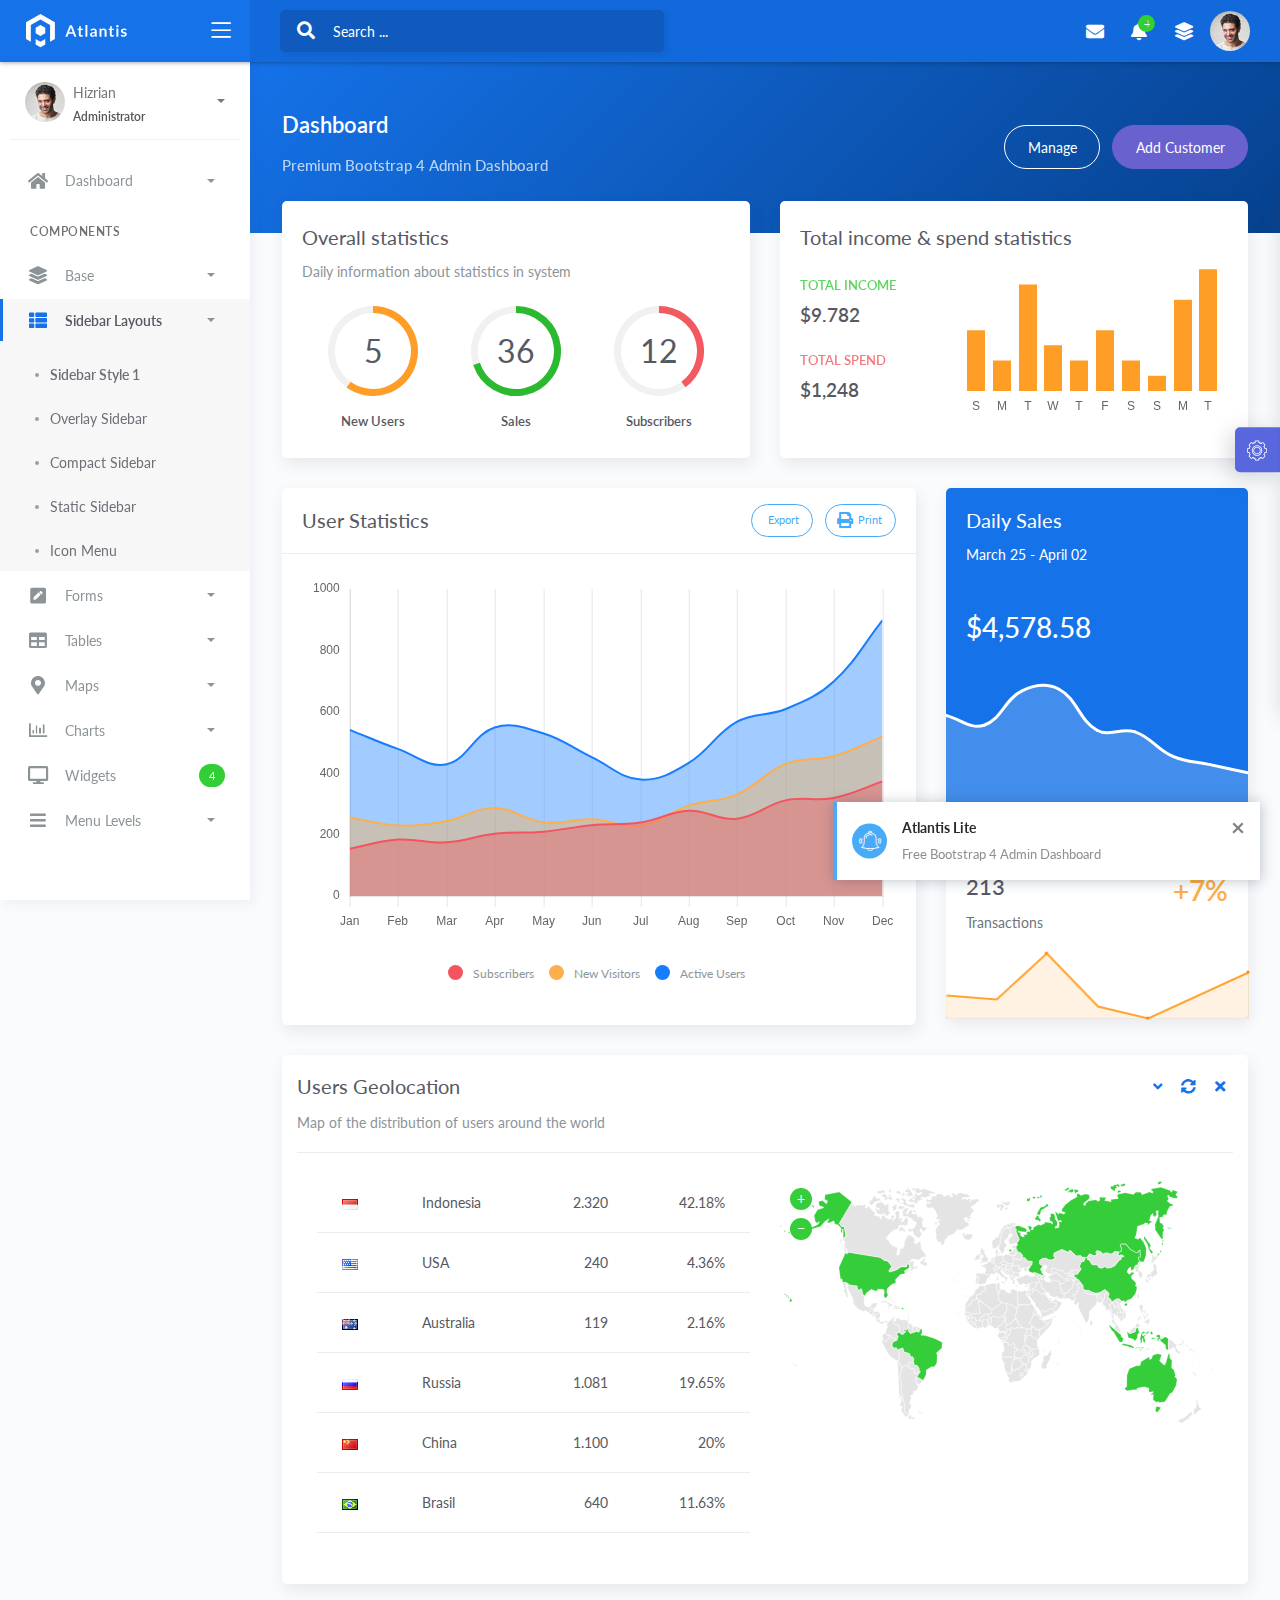
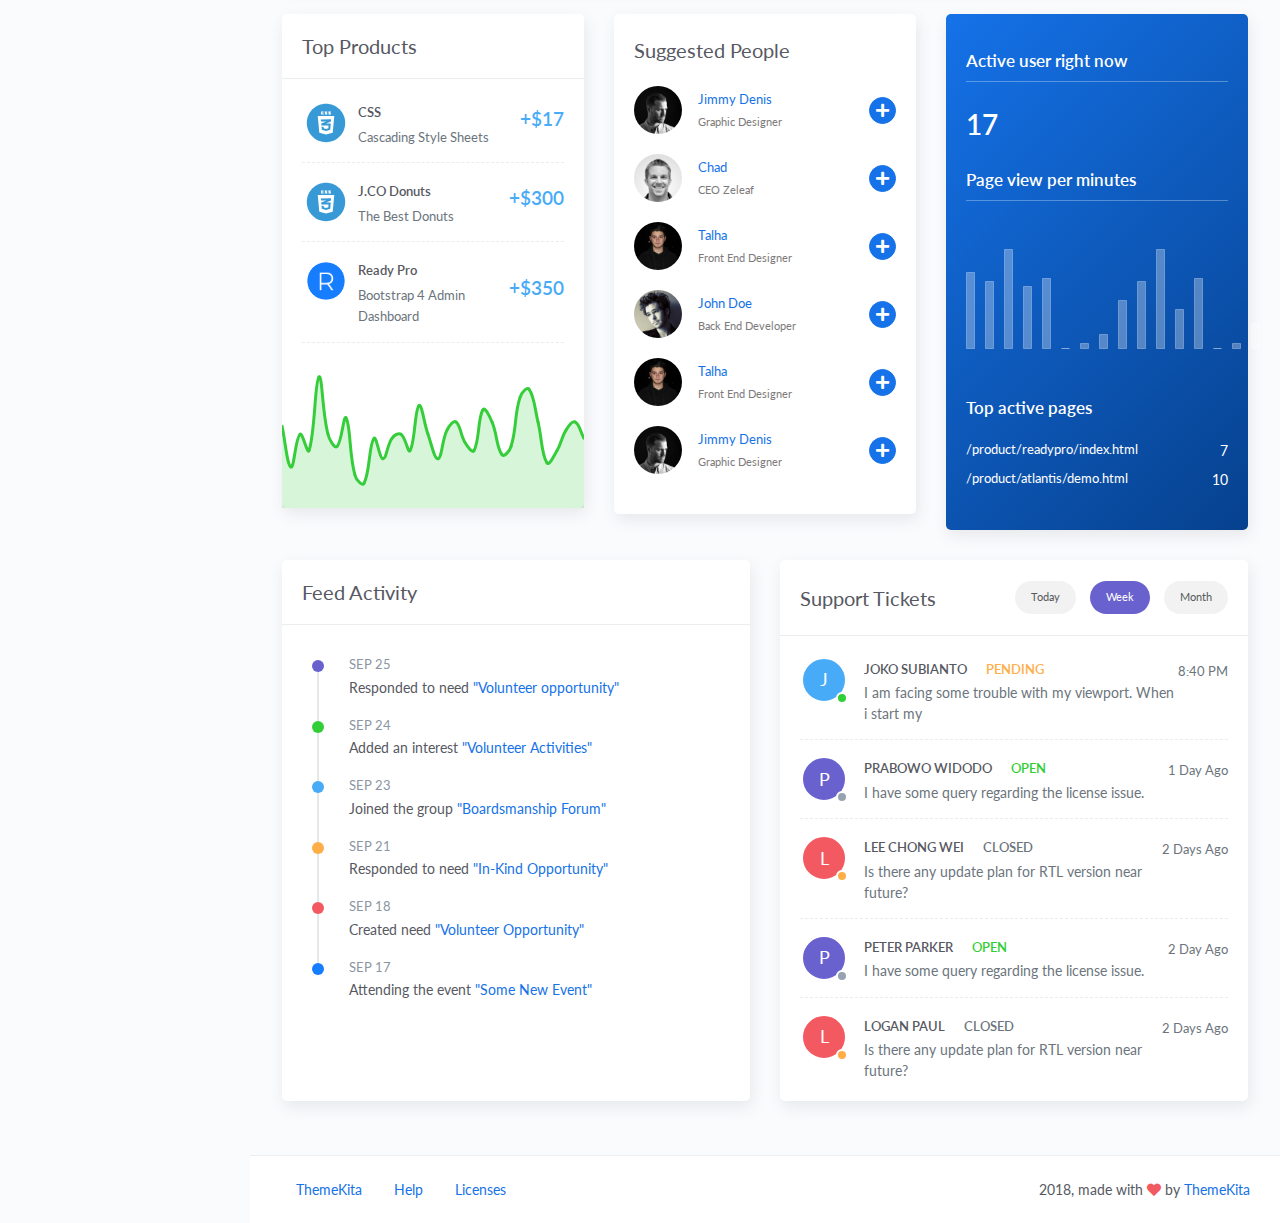
<file: demo1/sidebar-style-1.html>
<!DOCTYPE html>
<html lang="en">
<head>
	<meta http-equiv="X-UA-Compatible" content="IE=edge" />
	<title>Atlantis Lite - Bootstrap 4 Admin Dashboard</title>
	<meta content='width=device-width, initial-scale=1.0, shrink-to-fit=no' name='viewport' />
	<link rel="icon" href="../assets/img/icon.ico" type="image/x-icon"/>

	<!-- Fonts and icons -->
	<script src="../assets/js/plugin/webfont/webfont.min.js"></script>
	<script>
		WebFont.load({
			google: {"families":["Lato:300,400,700,900"]},
			custom: {"families":["Flaticon", "Font Awesome 5 Solid", "Font Awesome 5 Regular", "Font Awesome 5 Brands", "simple-line-icons"], urls: ['../assets/css/fonts.min.css']},
			active: function() {
				sessionStorage.fonts = true;
			}
		});
	</script>

	<!-- CSS Files -->
	<link rel="stylesheet" href="../assets/css/bootstrap.min.css">
	<link rel="stylesheet" href="../assets/css/atlantis.min.css">

	<!-- CSS Just for demo purpose, don't include it in your project -->
	<link rel="stylesheet" href="../assets/css/demo.css">
</head>
<body>
	<div class="wrapper">
		<div class="main-header">
			<!-- Logo Header -->
			<div class="logo-header" data-background-color="blue">
				
				<a href="index.html" class="logo">
					<img src="../assets/img/logo.svg" alt="navbar brand" class="navbar-brand">
				</a>
				<button class="navbar-toggler sidenav-toggler ml-auto" type="button" data-toggle="collapse" data-target="collapse" aria-expanded="false" aria-label="Toggle navigation">
					<span class="navbar-toggler-icon">
						<i class="icon-menu"></i>
					</span>
				</button>
				<button class="topbar-toggler more"><i class="icon-options-vertical"></i></button>
				<div class="nav-toggle">
					<button class="btn btn-toggle toggle-sidebar">
						<i class="icon-menu"></i>
					</button>
				</div>
			</div>
			<!-- End Logo Header -->

			<!-- Navbar Header -->
			<nav class="navbar navbar-header navbar-expand-lg" data-background-color="blue2">
				
				<div class="container-fluid">
					<div class="collapse" id="search-nav">
						<form class="navbar-left navbar-form nav-search mr-md-3">
							<div class="input-group">
								<div class="input-group-prepend">
									<button type="submit" class="btn btn-search pr-1">
										<i class="fa fa-search search-icon"></i>
									</button>
								</div>
								<input type="text" placeholder="Search ..." class="form-control">
							</div>
						</form>
					</div>
					<ul class="navbar-nav topbar-nav ml-md-auto align-items-center">
						<li class="nav-item toggle-nav-search hidden-caret">
							<a class="nav-link" data-toggle="collapse" href="#search-nav" role="button" aria-expanded="false" aria-controls="search-nav">
								<i class="fa fa-search"></i>
							</a>
						</li>
						<li class="nav-item dropdown hidden-caret">
							<a class="nav-link dropdown-toggle" href="#" id="messageDropdown" role="button" data-toggle="dropdown" aria-haspopup="true" aria-expanded="false">
								<i class="fa fa-envelope"></i>
							</a>
							<ul class="dropdown-menu messages-notif-box animated fadeIn" aria-labelledby="messageDropdown">
								<li>
									<div class="dropdown-title d-flex justify-content-between align-items-center">
										Messages 									
										<a href="#" class="small">Mark all as read</a>
									</div>
								</li>
								<li>
									<div class="message-notif-scroll scrollbar-outer">
										<div class="notif-center">
											<a href="#">
												<div class="notif-img"> 
													<img src="../assets/img/jm_denis.jpg" alt="Img Profile">
												</div>
												<div class="notif-content">
													<span class="subject">Jimmy Denis</span>
													<span class="block">
														How are you ?
													</span>
													<span class="time">5 minutes ago</span> 
												</div>
											</a>
											<a href="#">
												<div class="notif-img"> 
													<img src="../assets/img/chadengle.jpg" alt="Img Profile">
												</div>
												<div class="notif-content">
													<span class="subject">Chad</span>
													<span class="block">
														Ok, Thanks !
													</span>
													<span class="time">12 minutes ago</span> 
												</div>
											</a>
											<a href="#">
												<div class="notif-img"> 
													<img src="../assets/img/mlane.jpg" alt="Img Profile">
												</div>
												<div class="notif-content">
													<span class="subject">Jhon Doe</span>
													<span class="block">
														Ready for the meeting today...
													</span>
													<span class="time">12 minutes ago</span> 
												</div>
											</a>
											<a href="#">
												<div class="notif-img"> 
													<img src="../assets/img/talha.jpg" alt="Img Profile">
												</div>
												<div class="notif-content">
													<span class="subject">Talha</span>
													<span class="block">
														Hi, Apa Kabar ?
													</span>
													<span class="time">17 minutes ago</span> 
												</div>
											</a>
										</div>
									</div>
								</li>
								<li>
									<a class="see-all" href="javascript:void(0);">See all messages<i class="fa fa-angle-right"></i> </a>
								</li>
							</ul>
						</li>
						<li class="nav-item dropdown hidden-caret">
							<a class="nav-link dropdown-toggle" href="#" id="notifDropdown" role="button" data-toggle="dropdown" aria-haspopup="true" aria-expanded="false">
								<i class="fa fa-bell"></i>
								<span class="notification">4</span>
							</a>
							<ul class="dropdown-menu notif-box animated fadeIn" aria-labelledby="notifDropdown">
								<li>
									<div class="dropdown-title">You have 4 new notification</div>
								</li>
								<li>
									<div class="notif-scroll scrollbar-outer">
										<div class="notif-center">
											<a href="#">
												<div class="notif-icon notif-primary"> <i class="fa fa-user-plus"></i> </div>
												<div class="notif-content">
													<span class="block">
														New user registered
													</span>
													<span class="time">5 minutes ago</span> 
												</div>
											</a>
											<a href="#">
												<div class="notif-icon notif-success"> <i class="fa fa-comment"></i> </div>
												<div class="notif-content">
													<span class="block">
														Rahmad commented on Admin
													</span>
													<span class="time">12 minutes ago</span> 
												</div>
											</a>
											<a href="#">
												<div class="notif-img"> 
													<img src="../assets/img/profile2.jpg" alt="Img Profile">
												</div>
												<div class="notif-content">
													<span class="block">
														Reza send messages to you
													</span>
													<span class="time">12 minutes ago</span> 
												</div>
											</a>
											<a href="#">
												<div class="notif-icon notif-danger"> <i class="fa fa-heart"></i> </div>
												<div class="notif-content">
													<span class="block">
														Farrah liked Admin
													</span>
													<span class="time">17 minutes ago</span> 
												</div>
											</a>
										</div>
									</div>
								</li>
								<li>
									<a class="see-all" href="javascript:void(0);">See all notifications<i class="fa fa-angle-right"></i> </a>
								</li>
							</ul>
						</li>
						<li class="nav-item dropdown hidden-caret">
							<a class="nav-link" data-toggle="dropdown" href="#" aria-expanded="false">
								<i class="fas fa-layer-group"></i>
							</a>
							<div class="dropdown-menu quick-actions quick-actions-info animated fadeIn">
								<div class="quick-actions-header">
									<span class="title mb-1">Quick Actions</span>
									<span class="subtitle op-8">Shortcuts</span>
								</div>
								<div class="quick-actions-scroll scrollbar-outer">
									<div class="quick-actions-items">
										<div class="row m-0">
											<a class="col-6 col-md-4 p-0" href="#">
												<div class="quick-actions-item">
													<i class="flaticon-file-1"></i>
													<span class="text">Generated Report</span>
												</div>
											</a>
											<a class="col-6 col-md-4 p-0" href="#">
												<div class="quick-actions-item">
													<i class="flaticon-database"></i>
													<span class="text">Create New Database</span>
												</div>
											</a>
											<a class="col-6 col-md-4 p-0" href="#">
												<div class="quick-actions-item">
													<i class="flaticon-pen"></i>
													<span class="text">Create New Post</span>
												</div>
											</a>
											<a class="col-6 col-md-4 p-0" href="#">
												<div class="quick-actions-item">
													<i class="flaticon-interface-1"></i>
													<span class="text">Create New Task</span>
												</div>
											</a>
											<a class="col-6 col-md-4 p-0" href="#">
												<div class="quick-actions-item">
													<i class="flaticon-list"></i>
													<span class="text">Completed Tasks</span>
												</div>
											</a>
											<a class="col-6 col-md-4 p-0" href="#">
												<div class="quick-actions-item">
													<i class="flaticon-file"></i>
													<span class="text">Create New Invoice</span>
												</div>
											</a>
										</div>
									</div>
								</div>
							</div>
						</li>
						<li class="nav-item dropdown hidden-caret">
							<a class="dropdown-toggle profile-pic" data-toggle="dropdown" href="#" aria-expanded="false">
								<div class="avatar-sm">
									<img src="../assets/img/profile.jpg" alt="..." class="avatar-img rounded-circle">
								</div>
							</a>
							<ul class="dropdown-menu dropdown-user animated fadeIn">
								<div class="dropdown-user-scroll scrollbar-outer">
									<li>
										<div class="user-box">
											<div class="avatar-lg"><img src="../assets/img/profile.jpg" alt="image profile" class="avatar-img rounded"></div>
											<div class="u-text">
												<h4>Hizrian</h4>
												<p class="text-muted">hello@example.com</p><a href="profile.html" class="btn btn-xs btn-secondary btn-sm">View Profile</a>
											</div>
										</div>
									</li>
									<li>
										<div class="dropdown-divider"></div>
										<a class="dropdown-item" href="#">My Profile</a>
										<a class="dropdown-item" href="#">My Balance</a>
										<a class="dropdown-item" href="#">Inbox</a>
										<div class="dropdown-divider"></div>
										<a class="dropdown-item" href="#">Account Setting</a>
										<div class="dropdown-divider"></div>
										<a class="dropdown-item" href="#">Logout</a>
									</li>
								</div>
							</ul>
						</li>
					</ul>
				</div>
			</nav>
			<!-- End Navbar -->
		</div>

		<!-- Sidebar -->
		<div class="sidebar">			
			<div class="sidebar-wrapper scrollbar scrollbar-inner">
				<div class="sidebar-content">
					<div class="user">
						<div class="avatar-sm float-left mr-2">
							<img src="../assets/img/profile.jpg" alt="..." class="avatar-img rounded-circle">
						</div>
						<div class="info">
							<a data-toggle="collapse" href="#collapseExample" aria-expanded="true">
								<span>
									Hizrian
									<span class="user-level">Administrator</span>
									<span class="caret"></span>
								</span>
							</a>
							<div class="clearfix"></div>

							<div class="collapse in" id="collapseExample">
								<ul class="nav">
									<li>
										<a href="#profile">
											<span class="link-collapse">My Profile</span>
										</a>
									</li>
									<li>
										<a href="#edit">
											<span class="link-collapse">Edit Profile</span>
										</a>
									</li>
									<li>
										<a href="#settings">
											<span class="link-collapse">Settings</span>
										</a>
									</li>
								</ul>
							</div>
						</div>
					</div>
					<ul class="nav nav-primary">
						<li class="nav-item">
							<a data-toggle="collapse" href="#dashboard" class="collapsed" aria-expanded="false">
								<i class="fas fa-home"></i>
								<p>Dashboard</p>
								<span class="caret"></span>
							</a>
							<div class="collapse" id="dashboard">
								<ul class="nav nav-collapse">
									<li>
										<a href="../demo1/index.html">
											<span class="sub-item">Dashboard 1</span>
										</a>
									</li>
									<li>
										<a href="../demo2/index.html">
											<span class="sub-item">Dashboard 2</span>
										</a>
									</li>
								</ul>
							</div>
						</li>
						<li class="nav-section">
							<span class="sidebar-mini-icon">
								<i class="fa fa-ellipsis-h"></i>
							</span>
							<h4 class="text-section">Components</h4>
						</li>
						<li class="nav-item">
							<a data-toggle="collapse" href="#base">
								<i class="fas fa-layer-group"></i>
								<p>Base</p>
								<span class="caret"></span>
							</a>
							<div class="collapse" id="base">
								<ul class="nav nav-collapse">
									<li>
										<a href="components/avatars.html">
											<span class="sub-item">Avatars</span>
										</a>
									</li>
									<li>
										<a href="components/buttons.html">
											<span class="sub-item">Buttons</span>
										</a>
									</li>
									<li>
										<a href="components/gridsystem.html">
											<span class="sub-item">Grid System</span>
										</a>
									</li>
									<li>
										<a href="components/panels.html">
											<span class="sub-item">Panels</span>
										</a>
									</li>
									<li>
										<a href="components/notifications.html">
											<span class="sub-item">Notifications</span>
										</a>
									</li>
									<li>
										<a href="components/sweetalert.html">
											<span class="sub-item">Sweet Alert</span>
										</a>
									</li>
									<li>
										<a href="components/font-awesome-icons.html">
											<span class="sub-item">Font Awesome Icons</span>
										</a>
									</li>
									<li>
										<a href="components/simple-line-icons.html">
											<span class="sub-item">Simple Line Icons</span>
										</a>
									</li>
									<li>
										<a href="components/flaticons.html">
											<span class="sub-item">Flaticons</span>
										</a>
									</li>
									<li>
										<a href="components/typography.html">
											<span class="sub-item">Typography</span>
										</a>
									</li>
								</ul>
							</div>
						</li>
						<li class="nav-item active submenu">
							<a data-toggle="collapse" href="#sidebarLayouts">
								<i class="fas fa-th-list"></i>
								<p>Sidebar Layouts</p>
								<span class="caret"></span>
							</a>
							<div class="collapse show" id="sidebarLayouts">
								<ul class="nav nav-collapse">
									<li class="active">
										<a href="sidebar-style-1.html">
											<span class="sub-item">Sidebar Style 1</span>
										</a>
									</li>
									<li>
										<a href="overlay-sidebar.html">
											<span class="sub-item">Overlay Sidebar</span>
										</a>
									</li>
									<li>
										<a href="compact-sidebar.html">
											<span class="sub-item">Compact Sidebar</span>
										</a>
									</li>
									<li>
										<a href="static-sidebar.html">
											<span class="sub-item">Static Sidebar</span>
										</a>
									</li>
									<li>
										<a href="icon-menu.html">
											<span class="sub-item">Icon Menu</span>
										</a>
									</li>
								</ul>
							</div>
						</li>
						<li class="nav-item">
							<a data-toggle="collapse" href="#forms">
								<i class="fas fa-pen-square"></i>
								<p>Forms</p>
								<span class="caret"></span>
							</a>
							<div class="collapse" id="forms">
								<ul class="nav nav-collapse">
									<li>
										<a href="forms/forms.html">
											<span class="sub-item">Basic Form</span>
										</a>
									</li>
								</ul>
							</div>
						</li>
						<li class="nav-item">
							<a data-toggle="collapse" href="#tables">
								<i class="fas fa-table"></i>
								<p>Tables</p>
								<span class="caret"></span>
							</a>
							<div class="collapse" id="tables">
								<ul class="nav nav-collapse">
									<li>
										<a href="tables/tables.html">
											<span class="sub-item">Basic Table</span>
										</a>
									</li>
									<li>
										<a href="tables/datatables.html">
											<span class="sub-item">Datatables</span>
										</a>
									</li>
								</ul>
							</div>
						</li>
						<li class="nav-item">
							<a data-toggle="collapse" href="#maps">
								<i class="fas fa-map-marker-alt"></i>
								<p>Maps</p>
								<span class="caret"></span>
							</a>
							<div class="collapse" id="maps">
								<ul class="nav nav-collapse">
									<li>
										<a href="maps/jqvmap.html">
											<span class="sub-item">JQVMap</span>
										</a>
									</li>
								</ul>
							</div>
						</li>
						<li class="nav-item">
							<a data-toggle="collapse" href="#charts">
								<i class="far fa-chart-bar"></i>
								<p>Charts</p>
								<span class="caret"></span>
							</a>
							<div class="collapse" id="charts">
								<ul class="nav nav-collapse">
									<li>
										<a href="charts/charts.html">
											<span class="sub-item">Chart Js</span>
										</a>
									</li>
									<li>
										<a href="charts/sparkline.html">
											<span class="sub-item">Sparkline</span>
										</a>
									</li>
								</ul>
							</div>
						</li>
						<li class="nav-item">
							<a href="widgets.html">
								<i class="fas fa-desktop"></i>
								<p>Widgets</p>
								<span class="badge badge-success">4</span>
							</a>
						</li>
						<li class="nav-item">
							<a data-toggle="collapse" href="#submenu">
								<i class="fas fa-bars"></i>
								<p>Menu Levels</p>
								<span class="caret"></span>
							</a>
							<div class="collapse" id="submenu">
								<ul class="nav nav-collapse">
									<li>
										<a data-toggle="collapse" href="#subnav1">
											<span class="sub-item">Level 1</span>
											<span class="caret"></span>
										</a>
										<div class="collapse" id="subnav1">
											<ul class="nav nav-collapse subnav">
												<li>
													<a href="#">
														<span class="sub-item">Level 2</span>
													</a>
												</li>
												<li>
													<a href="#">
														<span class="sub-item">Level 2</span>
													</a>
												</li>
					</ul>
										</div>
									</li>
									<li>
										<a data-toggle="collapse" href="#subnav2">
											<span class="sub-item">Level 1</span>
											<span class="caret"></span>
										</a>
										<div class="collapse" id="subnav2">
											<ul class="nav nav-collapse subnav">
												<li>
													<a href="#">
														<span class="sub-item">Level 2</span>
													</a>
												</li>
					</ul>
										</div>
									</li>
									<li>
										<a href="#">
											<span class="sub-item">Level 1</span>
										</a>
									</li>
								</ul>
							</div>
						</li>
					</ul>
				</div>
			</div>
		</div>
		<!-- End Sidebar -->

		<div class="main-panel">
			<div class="content">
				<div class="panel-header bg-primary-gradient">
					<div class="page-inner py-5">
						<div class="d-flex align-items-left align-items-md-center flex-column flex-md-row">
							<div>
								<h2 class="text-white pb-2 fw-bold">Dashboard</h2>
								<h5 class="text-white op-7 mb-2">Premium Bootstrap 4 Admin Dashboard</h5>
							</div>
							<div class="ml-md-auto py-2 py-md-0">
								<a href="#" class="btn btn-white btn-border btn-round mr-2">Manage</a>
								<a href="#" class="btn btn-secondary btn-round">Add Customer</a>
							</div>
						</div>
					</div>
				</div>
				<div class="page-inner mt--5">
					<div class="row mt--2">
						<div class="col-md-6">
							<div class="card full-height">
								<div class="card-body">
									<div class="card-title">Overall statistics</div>
									<div class="card-category">Daily information about statistics in system</div>
									<div class="d-flex flex-wrap justify-content-around pb-2 pt-4">
										<div class="px-2 pb-2 pb-md-0 text-center">
											<div id="circles-1"></div>
											<h6 class="fw-bold mt-3 mb-0">New Users</h6>
										</div>
										<div class="px-2 pb-2 pb-md-0 text-center">
											<div id="circles-2"></div>
											<h6 class="fw-bold mt-3 mb-0">Sales</h6>
										</div>
										<div class="px-2 pb-2 pb-md-0 text-center">
											<div id="circles-3"></div>
											<h6 class="fw-bold mt-3 mb-0">Subscribers</h6>
										</div>
									</div>
								</div>
							</div>
						</div>
						<div class="col-md-6">
							<div class="card full-height">
								<div class="card-body">
									<div class="card-title">Total income & spend statistics</div>
									<div class="row py-3">
										<div class="col-md-4 d-flex flex-column justify-content-around">
											<div>
												<h6 class="fw-bold text-uppercase text-success op-8">Total Income</h6>
												<h3 class="fw-bold">$9.782</h3>
											</div>
											<div>
												<h6 class="fw-bold text-uppercase text-danger op-8">Total Spend</h6>
												<h3 class="fw-bold">$1,248</h3>
											</div>
										</div>
										<div class="col-md-8">
											<div id="chart-container">
												<canvas id="totalIncomeChart"></canvas>
											</div>
										</div>
									</div>
								</div>
							</div>
						</div>
					</div>
					<div class="row">
						<div class="col-md-8">
							<div class="card">
								<div class="card-header">
									<div class="card-head-row">
										<div class="card-title">User Statistics</div>
										<div class="card-tools">
											<a href="#" class="btn btn-info btn-border btn-round btn-sm mr-2">
												<span class="btn-label">
													<i class="fa fa-pencil"></i>
												</span>
												Export
											</a>
											<a href="#" class="btn btn-info btn-border btn-round btn-sm">
												<span class="btn-label">
													<i class="fa fa-print"></i>
												</span>
												Print
											</a>
										</div>
									</div>
								</div>
								<div class="card-body">
									<div class="chart-container" style="min-height: 375px">
										<canvas id="statisticsChart"></canvas>
									</div>
									<div id="myChartLegend"></div>
								</div>
							</div>
						</div>
						<div class="col-md-4">
							<div class="card card-primary">
								<div class="card-header">
									<div class="card-title">Daily Sales</div>
									<div class="card-category">March 25 - April 02</div>
								</div>
								<div class="card-body pb-0">
									<div class="mb-4 mt-2">
										<h1>$4,578.58</h1>
									</div>
									<div class="pull-in">
										<canvas id="dailySalesChart"></canvas>
									</div>
								</div>
							</div>
							<div class="card">
								<div class="card-body pb-0">
									<div class="h1 fw-bold float-right text-warning">+7%</div>
									<h2 class="mb-2">213</h2>
									<p class="text-muted">Transactions</p>
									<div class="pull-in sparkline-fix">
										<div id="lineChart"></div>
									</div>
								</div>
							</div>
						</div>
					</div>
					<div class="row row-card-no-pd">
						<div class="col-md-12">
							<div class="card">
								<div class="card-header">
									<div class="card-head-row card-tools-still-right">
										<h4 class="card-title">Users Geolocation</h4>
										<div class="card-tools">
											<button class="btn btn-icon btn-link btn-primary btn-xs"><span class="fa fa-angle-down"></span></button>
											<button class="btn btn-icon btn-link btn-primary btn-xs btn-refresh-card"><span class="fa fa-sync-alt"></span></button>
											<button class="btn btn-icon btn-link btn-primary btn-xs"><span class="fa fa-times"></span></button>
										</div>
									</div>
									<p class="card-category">
									Map of the distribution of users around the world</p>
								</div>
								<div class="card-body">
									<div class="row">
										<div class="col-md-6">
											<div class="table-responsive table-hover table-sales">
												<table class="table">
													<tbody>
														<tr>
															<td>
																<div class="flag">
																	<img src="../assets/img/flags/id.png" alt="indonesia">
																</div>
															</td>
															<td>Indonesia</td>
															<td class="text-right">
																2.320
															</td>
															<td class="text-right">
																42.18%
															</td>
														</tr>
														<tr>
															<td>
																<div class="flag">
																	<img src="../assets/img/flags/us.png" alt="united states">
																</div>
															</td>
															<td>USA</td>
															<td class="text-right">
																240
															</td>
															<td class="text-right">
																4.36%
															</td>
														</tr>
														<tr>
															<td>
																<div class="flag">
																	<img src="../assets/img/flags/au.png" alt="australia">
																</div>
															</td>
															<td>Australia</td>
															<td class="text-right">
																119
															</td>
															<td class="text-right">
																2.16%
															</td>
														</tr>
														<tr>
															<td>
																<div class="flag">
																	<img src="../assets/img/flags/ru.png" alt="russia">
																</div>
															</td>
															<td>Russia</td>
															<td class="text-right">
																1.081
															</td>
															<td class="text-right">
																19.65%
															</td>
														</tr>
														<tr>
															<td>
																<div class="flag">
																	<img src="../assets/img/flags/cn.png" alt="china">
																</div>
															</td>
															<td>China</td>
															<td class="text-right">
																1.100
															</td>
															<td class="text-right">
																20%
															</td>
														</tr>
														<tr>
															<td>
																<div class="flag">
																	<img src="../assets/img/flags/br.png" alt="brazil">
																</div>
															</td>
															<td>Brasil</td>
															<td class="text-right">
																640
															</td>
															<td class="text-right">
																11.63%
															</td>
														</tr>
													</tbody>
												</table>
											</div>
										</div>
										<div class="col-md-6">
											<div class="mapcontainer">
												<div id="map-example" class="vmap"></div>
											</div>
										</div>
									</div>
								</div>
							</div>
						</div>
					</div>
					<div class="row">
						<div class="col-md-4">
							<div class="card">
								<div class="card-header">
									<div class="card-title">Top Products</div>
								</div>
								<div class="card-body pb-0">
									<div class="d-flex">
										<div class="avatar">
											<img src="../assets/img/logoproduct.svg" alt="..." class="avatar-img rounded-circle">
										</div>
										<div class="flex-1 pt-1 ml-2">
											<h6 class="fw-bold mb-1">CSS</h6>
											<small class="text-muted">Cascading Style Sheets</small>
										</div>
										<div class="d-flex ml-auto align-items-center">
											<h3 class="text-info fw-bold">+$17</h3>
										</div>
									</div>
									<div class="separator-dashed"></div>
									<div class="d-flex">
										<div class="avatar">
											<img src="../assets/img/logoproduct.svg" alt="..." class="avatar-img rounded-circle">
										</div>
										<div class="flex-1 pt-1 ml-2">
											<h6 class="fw-bold mb-1">J.CO Donuts</h6>
											<small class="text-muted">The Best Donuts</small>
										</div>
										<div class="d-flex ml-auto align-items-center">
											<h3 class="text-info fw-bold">+$300</h3>
										</div>
									</div>
									<div class="separator-dashed"></div>
									<div class="d-flex">
										<div class="avatar">
											<img src="../assets/img/logoproduct3.svg" alt="..." class="avatar-img rounded-circle">
										</div>
										<div class="flex-1 pt-1 ml-2">
											<h6 class="fw-bold mb-1">Ready Pro</h6>
											<small class="text-muted">Bootstrap 4 Admin Dashboard</small>
										</div>
										<div class="d-flex ml-auto align-items-center">
											<h3 class="text-info fw-bold">+$350</h3>
										</div>
									</div>
									<div class="separator-dashed"></div>
									<div class="pull-in">
										<canvas id="topProductsChart"></canvas>
									</div>
								</div>
							</div>
						</div>
						<div class="col-md-4">
							<div class="card">
								<div class="card-body">
									<div class="card-title fw-mediumbold">Suggested People</div>
									<div class="card-list">
										<div class="item-list">
											<div class="avatar">
												<img src="../assets/img/jm_denis.jpg" alt="..." class="avatar-img rounded-circle">
											</div>
											<div class="info-user ml-3">
												<div class="username">Jimmy Denis</div>
												<div class="status">Graphic Designer</div>
											</div>
											<button class="btn btn-icon btn-primary btn-round btn-xs">
												<i class="fa fa-plus"></i>
											</button>
										</div>
										<div class="item-list">
											<div class="avatar">
												<img src="../assets/img/chadengle.jpg" alt="..." class="avatar-img rounded-circle">
											</div>
											<div class="info-user ml-3">
												<div class="username">Chad</div>
												<div class="status">CEO Zeleaf</div>
											</div>
											<button class="btn btn-icon btn-primary btn-round btn-xs">
												<i class="fa fa-plus"></i>
											</button>
										</div>
										<div class="item-list">
											<div class="avatar">
												<img src="../assets/img/talha.jpg" alt="..." class="avatar-img rounded-circle">
											</div>
											<div class="info-user ml-3">
												<div class="username">Talha</div>
												<div class="status">Front End Designer</div>
											</div>
											<button class="btn btn-icon btn-primary btn-round btn-xs">
												<i class="fa fa-plus"></i>
											</button>
										</div>
										<div class="item-list">
											<div class="avatar">
												<img src="../assets/img/mlane.jpg" alt="..." class="avatar-img rounded-circle">
											</div>
											<div class="info-user ml-3">
												<div class="username">John Doe</div>
												<div class="status">Back End Developer</div>
											</div>
											<button class="btn btn-icon btn-primary btn-round btn-xs">
												<i class="fa fa-plus"></i>
											</button>
										</div>
										<div class="item-list">
											<div class="avatar">
												<img src="../assets/img/talha.jpg" alt="..." class="avatar-img rounded-circle">
											</div>
											<div class="info-user ml-3">
												<div class="username">Talha</div>
												<div class="status">Front End Designer</div>
											</div>
											<button class="btn btn-icon btn-primary btn-round btn-xs">
												<i class="fa fa-plus"></i>
											</button>
										</div>
										<div class="item-list">
											<div class="avatar">
												<img src="../assets/img/jm_denis.jpg" alt="..." class="avatar-img rounded-circle">
											</div>
											<div class="info-user ml-3">
												<div class="username">Jimmy Denis</div>
												<div class="status">Graphic Designer</div>
											</div>
											<button class="btn btn-icon btn-primary btn-round btn-xs">
												<i class="fa fa-plus"></i>
											</button>
										</div>
									</div>
								</div>
							</div>
						</div>
						<div class="col-md-4">
							<div class="card card-primary bg-primary-gradient">
								<div class="card-body">
									<h4 class="mt-3 b-b1 pb-2 mb-4 fw-bold">Active user right now</h4>
									<h1 class="mb-4 fw-bold">17</h1>
									<h4 class="mt-3 b-b1 pb-2 mb-5 fw-bold">Page view per minutes</h4>
									<div id="activeUsersChart"></div>
									<h4 class="mt-5 pb-3 mb-0 fw-bold">Top active pages</h4>
									<ul class="list-unstyled">
										<li class="d-flex justify-content-between pb-1 pt-1"><small>/product/readypro/index.html</small> <span>7</span></li>
										<li class="d-flex justify-content-between pb-1 pt-1"><small>/product/atlantis/demo.html</small> <span>10</span></li>
									</ul>
								</div>
							</div>
						</div>
					</div>
					<div class="row">
						<div class="col-md-6">
							<div class="card full-height">
								<div class="card-header">
									<div class="card-title">Feed Activity</div>
								</div>
								<div class="card-body">
									<ol class="activity-feed">
										<li class="feed-item feed-item-secondary">
											<time class="date" datetime="9-25">Sep 25</time>
											<span class="text">Responded to need <a href="#">"Volunteer opportunity"</a></span>
										</li>
										<li class="feed-item feed-item-success">
											<time class="date" datetime="9-24">Sep 24</time>
											<span class="text">Added an interest <a href="#">"Volunteer Activities"</a></span>
										</li>
										<li class="feed-item feed-item-info">
											<time class="date" datetime="9-23">Sep 23</time>
											<span class="text">Joined the group <a href="single-group.php">"Boardsmanship Forum"</a></span>
										</li>
										<li class="feed-item feed-item-warning">
											<time class="date" datetime="9-21">Sep 21</time>
											<span class="text">Responded to need <a href="#">"In-Kind Opportunity"</a></span>
										</li>
										<li class="feed-item feed-item-danger">
											<time class="date" datetime="9-18">Sep 18</time>
											<span class="text">Created need <a href="#">"Volunteer Opportunity"</a></span>
										</li>
										<li class="feed-item">
											<time class="date" datetime="9-17">Sep 17</time>
											<span class="text">Attending the event <a href="single-event.php">"Some New Event"</a></span>
										</li>
									</ol>
								</div>
							</div>
						</div>
						<div class="col-md-6">
							<div class="card full-height">
								<div class="card-header">
									<div class="card-head-row">
										<div class="card-title">Support Tickets</div>
										<div class="card-tools">
											<ul class="nav nav-pills nav-secondary nav-pills-no-bd nav-sm" id="pills-tab" role="tablist">
												<li class="nav-item">
													<a class="nav-link" id="pills-today" data-toggle="pill" href="#pills-today" role="tab" aria-selected="true">Today</a>
												</li>
												<li class="nav-item">
													<a class="nav-link active" id="pills-week" data-toggle="pill" href="#pills-week" role="tab" aria-selected="false">Week</a>
												</li>
												<li class="nav-item">
													<a class="nav-link" id="pills-month" data-toggle="pill" href="#pills-month" role="tab" aria-selected="false">Month</a>
												</li>
					</ul>
										</div>
									</div>
								</div>
								<div class="card-body">
									<div class="d-flex">
										<div class="avatar avatar-online">
											<span class="avatar-title rounded-circle border border-white bg-info">J</span>
										</div>
										<div class="flex-1 ml-3 pt-1">
											<h6 class="text-uppercase fw-bold mb-1">Joko Subianto <span class="text-warning pl-3">pending</span></h6>
											<span class="text-muted">I am facing some trouble with my viewport. When i start my</span>
										</div>
										<div class="float-right pt-1">
											<small class="text-muted">8:40 PM</small>
										</div>
									</div>
									<div class="separator-dashed"></div>
									<div class="d-flex">
										<div class="avatar avatar-offline">
											<span class="avatar-title rounded-circle border border-white bg-secondary">P</span>
										</div>
										<div class="flex-1 ml-3 pt-1">
											<h6 class="text-uppercase fw-bold mb-1">Prabowo Widodo <span class="text-success pl-3">open</span></h6>
											<span class="text-muted">I have some query regarding the license issue.</span>
										</div>
										<div class="float-right pt-1">
											<small class="text-muted">1 Day Ago</small>
										</div>
									</div>
									<div class="separator-dashed"></div>
									<div class="d-flex">
										<div class="avatar avatar-away">
											<span class="avatar-title rounded-circle border border-white bg-danger">L</span>
										</div>
										<div class="flex-1 ml-3 pt-1">
											<h6 class="text-uppercase fw-bold mb-1">Lee Chong Wei <span class="text-muted pl-3">closed</span></h6>
											<span class="text-muted">Is there any update plan for RTL version near future?</span>
										</div>
										<div class="float-right pt-1">
											<small class="text-muted">2 Days Ago</small>
										</div>
									</div>
									<div class="separator-dashed"></div>
									<div class="d-flex">
										<div class="avatar avatar-offline">
											<span class="avatar-title rounded-circle border border-white bg-secondary">P</span>
										</div>
										<div class="flex-1 ml-3 pt-1">
											<h6 class="text-uppercase fw-bold mb-1">Peter Parker <span class="text-success pl-3">open</span></h6>
											<span class="text-muted">I have some query regarding the license issue.</span>
										</div>
										<div class="float-right pt-1">
											<small class="text-muted">2 Day Ago</small>
										</div>
									</div>
									<div class="separator-dashed"></div>
									<div class="d-flex">
										<div class="avatar avatar-away">
											<span class="avatar-title rounded-circle border border-white bg-danger">L</span>
										</div>
										<div class="flex-1 ml-3 pt-1">
											<h6 class="text-uppercase fw-bold mb-1">Logan Paul <span class="text-muted pl-3">closed</span></h6>
											<span class="text-muted">Is there any update plan for RTL version near future?</span>
										</div>
										<div class="float-right pt-1">
											<small class="text-muted">2 Days Ago</small>
										</div>
									</div>
								</div>
							</div>
						</div>
					</div>
				</div>
			</div>
			<footer class="footer">
				<div class="container-fluid">
					<nav class="pull-left">
						<ul class="nav">
							<li class="nav-item">
								<a class="nav-link" href="https://www.themekita.com">
									ThemeKita
								</a>
							</li>
							<li class="nav-item">
								<a class="nav-link" href="#">
									Help
								</a>
							</li>
							<li class="nav-item">
								<a class="nav-link" href="#">
									Licenses
								</a>
							</li>
						</ul>
					</nav>
					<div class="copyright ml-auto">
						2018, made with <i class="fa fa-heart heart text-danger"></i> by <a href="https://www.themekita.com">ThemeKita</a>
					</div>				
				</div>
			</footer>
		</div>
		
		
		<!-- Custom template | don't include it in your project! -->
		<div class="custom-template">
			<div class="title">Settings</div>
			<div class="custom-content">
				<div class="switcher">
					<div class="switch-block">
						<h4>Logo Header</h4>
						<div class="btnSwitch">
							<button type="button" class="changeLogoHeaderColor" data-color="dark"></button>
							<button type="button" class="selected changeLogoHeaderColor" data-color="blue"></button>
							<button type="button" class="changeLogoHeaderColor" data-color="purple"></button>
							<button type="button" class="changeLogoHeaderColor" data-color="light-blue"></button>
							<button type="button" class="changeLogoHeaderColor" data-color="green"></button>
							<button type="button" class="changeLogoHeaderColor" data-color="orange"></button>
							<button type="button" class="changeLogoHeaderColor" data-color="red"></button>
							<button type="button" class="changeLogoHeaderColor" data-color="white"></button>
							<br/>
							<button type="button" class="changeLogoHeaderColor" data-color="dark2"></button>
							<button type="button" class="changeLogoHeaderColor" data-color="blue2"></button>
							<button type="button" class="changeLogoHeaderColor" data-color="purple2"></button>
							<button type="button" class="changeLogoHeaderColor" data-color="light-blue2"></button>
							<button type="button" class="changeLogoHeaderColor" data-color="green2"></button>
							<button type="button" class="changeLogoHeaderColor" data-color="orange2"></button>
							<button type="button" class="changeLogoHeaderColor" data-color="red2"></button>
						</div>
					</div>
					<div class="switch-block">
						<h4>Navbar Header</h4>
						<div class="btnSwitch">
							<button type="button" class="changeTopBarColor" data-color="dark"></button>
							<button type="button" class="changeTopBarColor" data-color="blue"></button>
							<button type="button" class="changeTopBarColor" data-color="purple"></button>
							<button type="button" class="changeTopBarColor" data-color="light-blue"></button>
							<button type="button" class="changeTopBarColor" data-color="green"></button>
							<button type="button" class="changeTopBarColor" data-color="orange"></button>
							<button type="button" class="changeTopBarColor" data-color="red"></button>
							<button type="button" class="changeTopBarColor" data-color="white"></button>
							<br/>
							<button type="button" class="changeTopBarColor" data-color="dark2"></button>
							<button type="button" class="selected changeTopBarColor" data-color="blue2"></button>
							<button type="button" class="changeTopBarColor" data-color="purple2"></button>
							<button type="button" class="changeTopBarColor" data-color="light-blue2"></button>
							<button type="button" class="changeTopBarColor" data-color="green2"></button>
							<button type="button" class="changeTopBarColor" data-color="orange2"></button>
							<button type="button" class="changeTopBarColor" data-color="red2"></button>
						</div>
					</div>
					<div class="switch-block">
						<h4>Sidebar</h4>
						<div class="btnSwitch">
							<button type="button" class="selected changeSideBarColor" data-color="white"></button>
							<button type="button" class="changeSideBarColor" data-color="dark"></button>
							<button type="button" class="changeSideBarColor" data-color="dark2"></button>
						</div>
					</div>
					<div class="switch-block">
						<h4>Background</h4>
						<div class="btnSwitch">
							<button type="button" class="changeBackgroundColor" data-color="bg2"></button>
							<button type="button" class="changeBackgroundColor selected" data-color="bg1"></button>
							<button type="button" class="changeBackgroundColor" data-color="bg3"></button>
							<button type="button" class="changeBackgroundColor" data-color="dark"></button>
						</div>
					</div>
				</div>
			</div>
			<div class="custom-toggle">
				<i class="flaticon-settings"></i>
			</div>
		</div>
		<!-- End Custom template -->
	</div>
	<!--   Core JS Files   -->
	<script src="../assets/js/core/jquery.3.2.1.min.js"></script>
	<script src="../assets/js/core/popper.min.js"></script>
	<script src="../assets/js/core/bootstrap.min.js"></script>

	<!-- jQuery UI -->
	<script src="../assets/js/plugin/jquery-ui-1.12.1.custom/jquery-ui.min.js"></script>
	<script src="../assets/js/plugin/jquery-ui-touch-punch/jquery.ui.touch-punch.min.js"></script>

	<!-- jQuery Scrollbar -->
	<script src="../assets/js/plugin/jquery-scrollbar/jquery.scrollbar.min.js"></script>


	<!-- Chart JS -->
	<script src="../assets/js/plugin/chart.js/chart.min.js"></script>

	<!-- jQuery Sparkline -->
	<script src="../assets/js/plugin/jquery.sparkline/jquery.sparkline.min.js"></script>

	<!-- Chart Circle -->
	<script src="../assets/js/plugin/chart-circle/circles.min.js"></script>

	<!-- Datatables -->
	<script src="../assets/js/plugin/datatables/datatables.min.js"></script>

	<!-- Bootstrap Notify -->
	<script src="../assets/js/plugin/bootstrap-notify/bootstrap-notify.min.js"></script>

	<!-- jQuery Vector Maps -->
	<script src="../assets/js/plugin/jqvmap/jquery.vmap.min.js"></script>
	<script src="../assets/js/plugin/jqvmap/maps/jquery.vmap.world.js"></script>

	<!-- Sweet Alert -->
	<script src="../assets/js/plugin/sweetalert/sweetalert.min.js"></script>

	<!-- Atlantis JS -->
	<script src="../assets/js/atlantis.min.js"></script>

	<!-- Atlantis DEMO methods, don't include it in your project! -->
	<script src="../assets/js/setting-demo.js"></script>
	<script src="../assets/js/demo.js"></script>
	<script>
		Circles.create({
			id:'circles-1',
			radius:45,
			value:60,
			maxValue:100,
			width:7,
			text: 5,
			colors:['#f1f1f1', '#FF9E27'],
			duration:400,
			wrpClass:'circles-wrp',
			textClass:'circles-text',
			styleWrapper:true,
			styleText:true
		})

		Circles.create({
			id:'circles-2',
			radius:45,
			value:70,
			maxValue:100,
			width:7,
			text: 36,
			colors:['#f1f1f1', '#2BB930'],
			duration:400,
			wrpClass:'circles-wrp',
			textClass:'circles-text',
			styleWrapper:true,
			styleText:true
		})

		Circles.create({
			id:'circles-3',
			radius:45,
			value:40,
			maxValue:100,
			width:7,
			text: 12,
			colors:['#f1f1f1', '#F25961'],
			duration:400,
			wrpClass:'circles-wrp',
			textClass:'circles-text',
			styleWrapper:true,
			styleText:true
		})

		var totalIncomeChart = document.getElementById('totalIncomeChart').getContext('2d');

		var mytotalIncomeChart = new Chart(totalIncomeChart, {
			type: 'bar',
			data: {
				labels: ["S", "M", "T", "W", "T", "F", "S", "S", "M", "T"],
				datasets : [{
					label: "Total Income",
					backgroundColor: '#ff9e27',
					borderColor: 'rgb(23, 125, 255)',
					data: [6, 4, 9, 5, 4, 6, 4, 3, 8, 10],
				}],
			},
			options: {
				responsive: true,
				maintainAspectRatio: false,
				legend: {
					display: false,
				},
				scales: {
					yAxes: [{
						ticks: {
							display: false //this will remove only the label
						},
						gridLines : {
							drawBorder: false,
							display : false
						}
					}],
					xAxes : [ {
						gridLines : {
							drawBorder: false,
							display : false
						}
					}]
				},
			}
		});

		$('#lineChart').sparkline([105,103,123,100,95,105,115], {
			type: 'line',
			height: '70',
			width: '100%',
			lineWidth: '2',
			lineColor: '#ffa534',
			fillColor: 'rgba(255, 165, 52, .14)'
		});
	</script>
</body>
</html>
</file>
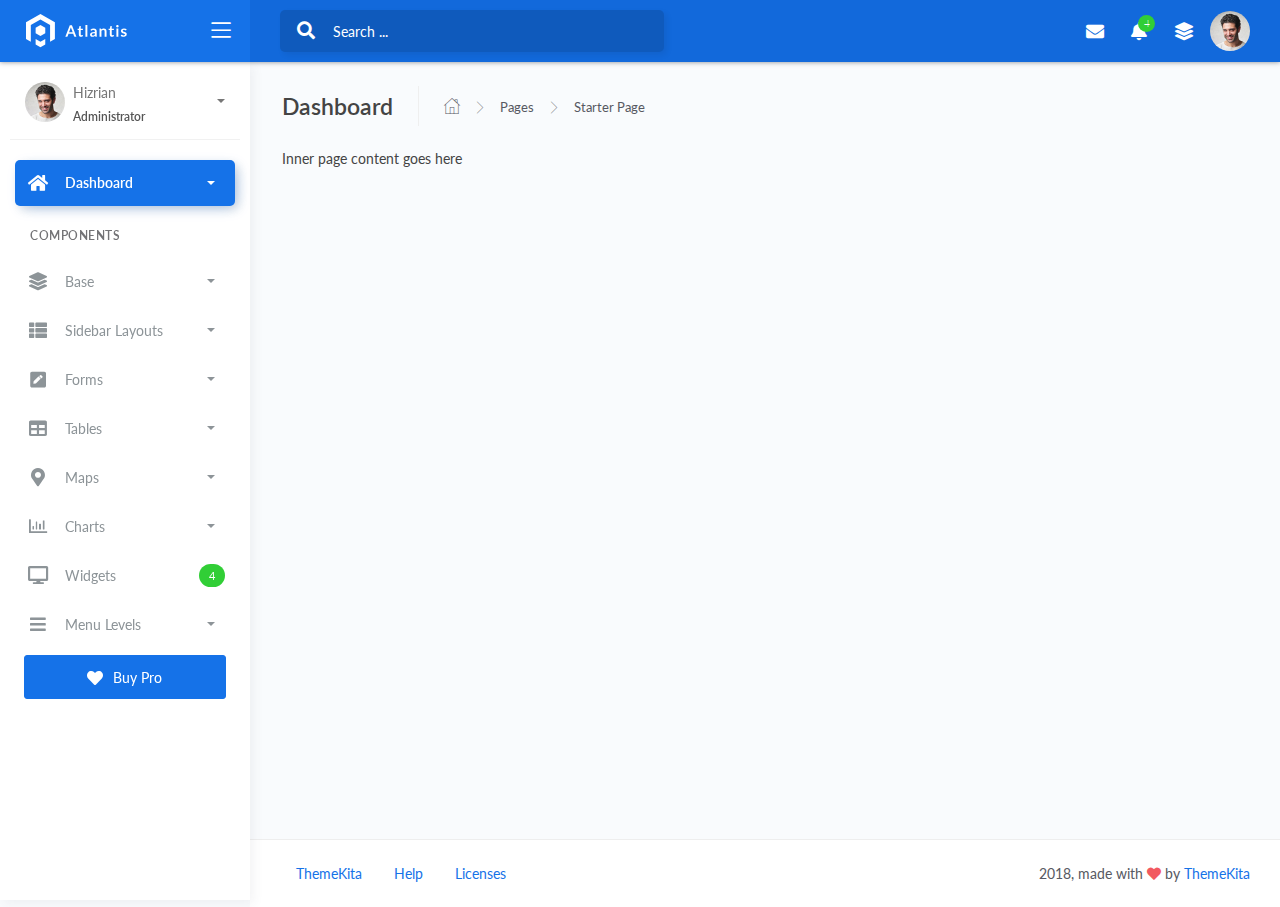
<file: demo1/starter-template.html>
<!DOCTYPE html>
<html lang="en">
<head>
	<meta http-equiv="X-UA-Compatible" content="IE=edge" />
	<title>Atlantis Lite - Bootstrap 4 Admin Dashboard</title>
	<meta content='width=device-width, initial-scale=1.0, shrink-to-fit=no' name='viewport' />
	<link rel="icon" href="../assets/img/icon.ico" type="image/x-icon"/>

	<!-- Fonts and icons -->
	<script src="../assets/js/plugin/webfont/webfont.min.js"></script>
	<script>
		WebFont.load({
			google: {"families":["Lato:300,400,700,900"]},
			custom: {"families":["Flaticon", "Font Awesome 5 Solid", "Font Awesome 5 Regular", "Font Awesome 5 Brands", "simple-line-icons"], urls: ['../assets/css/fonts.min.css']},
			active: function() {
				sessionStorage.fonts = true;
			}
		});
	</script>

	<!-- CSS Files -->
	<link rel="stylesheet" href="../assets/css/bootstrap.min.css">
	<link rel="stylesheet" href="../assets/css/atlantis.min.css">

	<!-- CSS Just for demo purpose, don't include it in your project -->
	<link rel="stylesheet" href="../assets/css/demo.css">
</head>
<body>
	<div class="wrapper">
		<div class="main-header">
			<!-- Logo Header -->
			<div class="logo-header" data-background-color="blue">
				
				<a href="index.html" class="logo">
					<img src="../assets/img/logo.svg" alt="navbar brand" class="navbar-brand">
				</a>
				<button class="navbar-toggler sidenav-toggler ml-auto" type="button" data-toggle="collapse" data-target="collapse" aria-expanded="false" aria-label="Toggle navigation">
					<span class="navbar-toggler-icon">
						<i class="icon-menu"></i>
					</span>
				</button>
				<button class="topbar-toggler more"><i class="icon-options-vertical"></i></button>
				<div class="nav-toggle">
					<button class="btn btn-toggle toggle-sidebar">
						<i class="icon-menu"></i>
					</button>
				</div>
			</div>
			<!-- End Logo Header -->

			<!-- Navbar Header -->
			<nav class="navbar navbar-header navbar-expand-lg" data-background-color="blue2">
				
				<div class="container-fluid">
					<div class="collapse" id="search-nav">
						<form class="navbar-left navbar-form nav-search mr-md-3">
							<div class="input-group">
								<div class="input-group-prepend">
									<button type="submit" class="btn btn-search pr-1">
										<i class="fa fa-search search-icon"></i>
									</button>
								</div>
								<input type="text" placeholder="Search ..." class="form-control">
							</div>
						</form>
					</div>
					<ul class="navbar-nav topbar-nav ml-md-auto align-items-center">
						<li class="nav-item toggle-nav-search hidden-caret">
							<a class="nav-link" data-toggle="collapse" href="#search-nav" role="button" aria-expanded="false" aria-controls="search-nav">
								<i class="fa fa-search"></i>
							</a>
						</li>
						<li class="nav-item dropdown hidden-caret">
							<a class="nav-link dropdown-toggle" href="#" id="messageDropdown" role="button" data-toggle="dropdown" aria-haspopup="true" aria-expanded="false">
								<i class="fa fa-envelope"></i>
							</a>
							<ul class="dropdown-menu messages-notif-box animated fadeIn" aria-labelledby="messageDropdown">
								<li>
									<div class="dropdown-title d-flex justify-content-between align-items-center">
										Messages 									
										<a href="#" class="small">Mark all as read</a>
									</div>
								</li>
								<li>
									<div class="message-notif-scroll scrollbar-outer">
										<div class="notif-center">
											<a href="#">
												<div class="notif-img"> 
													<img src="../assets/img/jm_denis.jpg" alt="Img Profile">
												</div>
												<div class="notif-content">
													<span class="subject">Jimmy Denis</span>
													<span class="block">
														How are you ?
													</span>
													<span class="time">5 minutes ago</span> 
												</div>
											</a>
											<a href="#">
												<div class="notif-img"> 
													<img src="../assets/img/chadengle.jpg" alt="Img Profile">
												</div>
												<div class="notif-content">
													<span class="subject">Chad</span>
													<span class="block">
														Ok, Thanks !
													</span>
													<span class="time">12 minutes ago</span> 
												</div>
											</a>
											<a href="#">
												<div class="notif-img"> 
													<img src="../assets/img/mlane.jpg" alt="Img Profile">
												</div>
												<div class="notif-content">
													<span class="subject">Jhon Doe</span>
													<span class="block">
														Ready for the meeting today...
													</span>
													<span class="time">12 minutes ago</span> 
												</div>
											</a>
											<a href="#">
												<div class="notif-img"> 
													<img src="../assets/img/talha.jpg" alt="Img Profile">
												</div>
												<div class="notif-content">
													<span class="subject">Talha</span>
													<span class="block">
														Hi, Apa Kabar ?
													</span>
													<span class="time">17 minutes ago</span> 
												</div>
											</a>
										</div>
									</div>
								</li>
								<li>
									<a class="see-all" href="javascript:void(0);">See all messages<i class="fa fa-angle-right"></i> </a>
								</li>
							</ul>
						</li>
						<li class="nav-item dropdown hidden-caret">
							<a class="nav-link dropdown-toggle" href="#" id="notifDropdown" role="button" data-toggle="dropdown" aria-haspopup="true" aria-expanded="false">
								<i class="fa fa-bell"></i>
								<span class="notification">4</span>
							</a>
							<ul class="dropdown-menu notif-box animated fadeIn" aria-labelledby="notifDropdown">
								<li>
									<div class="dropdown-title">You have 4 new notification</div>
								</li>
								<li>
									<div class="notif-scroll scrollbar-outer">
										<div class="notif-center">
											<a href="#">
												<div class="notif-icon notif-primary"> <i class="fa fa-user-plus"></i> </div>
												<div class="notif-content">
													<span class="block">
														New user registered
													</span>
													<span class="time">5 minutes ago</span> 
												</div>
											</a>
											<a href="#">
												<div class="notif-icon notif-success"> <i class="fa fa-comment"></i> </div>
												<div class="notif-content">
													<span class="block">
														Rahmad commented on Admin
													</span>
													<span class="time">12 minutes ago</span> 
												</div>
											</a>
											<a href="#">
												<div class="notif-img"> 
													<img src="../assets/img/profile2.jpg" alt="Img Profile">
												</div>
												<div class="notif-content">
													<span class="block">
														Reza send messages to you
													</span>
													<span class="time">12 minutes ago</span> 
												</div>
											</a>
											<a href="#">
												<div class="notif-icon notif-danger"> <i class="fa fa-heart"></i> </div>
												<div class="notif-content">
													<span class="block">
														Farrah liked Admin
													</span>
													<span class="time">17 minutes ago</span> 
												</div>
											</a>
										</div>
									</div>
								</li>
								<li>
									<a class="see-all" href="javascript:void(0);">See all notifications<i class="fa fa-angle-right"></i> </a>
								</li>
							</ul>
						</li>
						<li class="nav-item dropdown hidden-caret">
							<a class="nav-link" data-toggle="dropdown" href="#" aria-expanded="false">
								<i class="fas fa-layer-group"></i>
							</a>
							<div class="dropdown-menu quick-actions quick-actions-info animated fadeIn">
								<div class="quick-actions-header">
									<span class="title mb-1">Quick Actions</span>
									<span class="subtitle op-8">Shortcuts</span>
								</div>
								<div class="quick-actions-scroll scrollbar-outer">
									<div class="quick-actions-items">
										<div class="row m-0">
											<a class="col-6 col-md-4 p-0" href="#">
												<div class="quick-actions-item">
													<i class="flaticon-file-1"></i>
													<span class="text">Generated Report</span>
												</div>
											</a>
											<a class="col-6 col-md-4 p-0" href="#">
												<div class="quick-actions-item">
													<i class="flaticon-database"></i>
													<span class="text">Create New Database</span>
												</div>
											</a>
											<a class="col-6 col-md-4 p-0" href="#">
												<div class="quick-actions-item">
													<i class="flaticon-pen"></i>
													<span class="text">Create New Post</span>
												</div>
											</a>
											<a class="col-6 col-md-4 p-0" href="#">
												<div class="quick-actions-item">
													<i class="flaticon-interface-1"></i>
													<span class="text">Create New Task</span>
												</div>
											</a>
											<a class="col-6 col-md-4 p-0" href="#">
												<div class="quick-actions-item">
													<i class="flaticon-list"></i>
													<span class="text">Completed Tasks</span>
												</div>
											</a>
											<a class="col-6 col-md-4 p-0" href="#">
												<div class="quick-actions-item">
													<i class="flaticon-file"></i>
													<span class="text">Create New Invoice</span>
												</div>
											</a>
										</div>
									</div>
								</div>
							</div>
						</li>
						<li class="nav-item dropdown hidden-caret">
							<a class="dropdown-toggle profile-pic" data-toggle="dropdown" href="#" aria-expanded="false">
								<div class="avatar-sm">
									<img src="../assets/img/profile.jpg" alt="..." class="avatar-img rounded-circle">
								</div>
							</a>
							<ul class="dropdown-menu dropdown-user animated fadeIn">
								<div class="dropdown-user-scroll scrollbar-outer">
									<li>
										<div class="user-box">
											<div class="avatar-lg"><img src="../assets/img/profile.jpg" alt="image profile" class="avatar-img rounded"></div>
											<div class="u-text">
												<h4>Hizrian</h4>
												<p class="text-muted">hello@example.com</p><a href="profile.html" class="btn btn-xs btn-secondary btn-sm">View Profile</a>
											</div>
										</div>
									</li>
									<li>
										<div class="dropdown-divider"></div>
										<a class="dropdown-item" href="#">My Profile</a>
										<a class="dropdown-item" href="#">My Balance</a>
										<a class="dropdown-item" href="#">Inbox</a>
										<div class="dropdown-divider"></div>
										<a class="dropdown-item" href="#">Account Setting</a>
										<div class="dropdown-divider"></div>
										<a class="dropdown-item" href="#">Logout</a>
									</li>
								</div>
							</ul>
						</li>
					</ul>
				</div>
			</nav>
			<!-- End Navbar -->
		</div>

		<!-- Sidebar -->
		<div class="sidebar sidebar-style-2">			
			<div class="sidebar-wrapper scrollbar scrollbar-inner">
				<div class="sidebar-content">
					<div class="user">
						<div class="avatar-sm float-left mr-2">
							<img src="../assets/img/profile.jpg" alt="..." class="avatar-img rounded-circle">
						</div>
						<div class="info">
							<a data-toggle="collapse" href="#collapseExample" aria-expanded="true">
								<span>
									Hizrian
									<span class="user-level">Administrator</span>
									<span class="caret"></span>
								</span>
							</a>
							<div class="clearfix"></div>

							<div class="collapse in" id="collapseExample">
								<ul class="nav">
									<li>
										<a href="#profile">
											<span class="link-collapse">My Profile</span>
										</a>
									</li>
									<li>
										<a href="#edit">
											<span class="link-collapse">Edit Profile</span>
										</a>
									</li>
									<li>
										<a href="#settings">
											<span class="link-collapse">Settings</span>
										</a>
									</li>
								</ul>
							</div>
						</div>
					</div>
					<ul class="nav nav-primary">
						<li class="nav-item active">
							<a data-toggle="collapse" href="#dashboard" class="collapsed" aria-expanded="false">
								<i class="fas fa-home"></i>
								<p>Dashboard</p>
								<span class="caret"></span>
							</a>
							<div class="collapse" id="dashboard">
								<ul class="nav nav-collapse">
									<li>
										<a href="../demo1/index.html">
											<span class="sub-item">Dashboard 1</span>
										</a>
									</li>
									<li>
										<a href="../demo2/index.html">
											<span class="sub-item">Dashboard 2</span>
										</a>
									</li>
								</ul>
							</div>
						</li>
						<li class="nav-section">
							<span class="sidebar-mini-icon">
								<i class="fa fa-ellipsis-h"></i>
							</span>
							<h4 class="text-section">Components</h4>
						</li>
						<li class="nav-item">
							<a data-toggle="collapse" href="#base">
								<i class="fas fa-layer-group"></i>
								<p>Base</p>
								<span class="caret"></span>
							</a>
							<div class="collapse" id="base">
								<ul class="nav nav-collapse">
									<li>
										<a href="components/avatars.html">
											<span class="sub-item">Avatars</span>
										</a>
									</li>
									<li>
										<a href="components/buttons.html">
											<span class="sub-item">Buttons</span>
										</a>
									</li>
									<li>
										<a href="components/gridsystem.html">
											<span class="sub-item">Grid System</span>
										</a>
									</li>
									<li>
										<a href="components/panels.html">
											<span class="sub-item">Panels</span>
										</a>
									</li>
									<li>
										<a href="components/notifications.html">
											<span class="sub-item">Notifications</span>
										</a>
									</li>
									<li>
										<a href="components/sweetalert.html">
											<span class="sub-item">Sweet Alert</span>
										</a>
									</li>
									<li>
										<a href="components/font-awesome-icons.html">
											<span class="sub-item">Font Awesome Icons</span>
										</a>
									</li>
									<li>
										<a href="components/simple-line-icons.html">
											<span class="sub-item">Simple Line Icons</span>
										</a>
									</li>
									<li>
										<a href="components/flaticons.html">
											<span class="sub-item">Flaticons</span>
										</a>
									</li>
									<li>
										<a href="components/typography.html">
											<span class="sub-item">Typography</span>
										</a>
									</li>
								</ul>
							</div>
						</li>
						<li class="nav-item">
							<a data-toggle="collapse" href="#sidebarLayouts">
								<i class="fas fa-th-list"></i>
								<p>Sidebar Layouts</p>
								<span class="caret"></span>
							</a>
							<div class="collapse" id="sidebarLayouts">
								<ul class="nav nav-collapse">
									<li>
										<a href="sidebar-style-1.html">
											<span class="sub-item">Sidebar Style 1</span>
										</a>
									</li>
									<li>
										<a href="overlay-sidebar.html">
											<span class="sub-item">Overlay Sidebar</span>
										</a>
									</li>
									<li>
										<a href="compact-sidebar.html">
											<span class="sub-item">Compact Sidebar</span>
										</a>
									</li>
									<li>
										<a href="static-sidebar.html">
											<span class="sub-item">Static Sidebar</span>
										</a>
									</li>
									<li>
										<a href="icon-menu.html">
											<span class="sub-item">Icon Menu</span>
										</a>
									</li>
								</ul>
							</div>
						</li>
						<li class="nav-item">
							<a data-toggle="collapse" href="#forms">
								<i class="fas fa-pen-square"></i>
								<p>Forms</p>
								<span class="caret"></span>
							</a>
							<div class="collapse" id="forms">
								<ul class="nav nav-collapse">
									<li>
										<a href="forms/forms.html">
											<span class="sub-item">Basic Form</span>
										</a>
									</li>
								</ul>
							</div>
						</li>
						<li class="nav-item">
							<a data-toggle="collapse" href="#tables">
								<i class="fas fa-table"></i>
								<p>Tables</p>
								<span class="caret"></span>
							</a>
							<div class="collapse" id="tables">
								<ul class="nav nav-collapse">
									<li>
										<a href="tables/tables.html">
											<span class="sub-item">Basic Table</span>
										</a>
									</li>
									<li>
										<a href="tables/datatables.html">
											<span class="sub-item">Datatables</span>
										</a>
									</li>
								</ul>
							</div>
						</li>
						<li class="nav-item">
							<a data-toggle="collapse" href="#maps">
								<i class="fas fa-map-marker-alt"></i>
								<p>Maps</p>
								<span class="caret"></span>
							</a>
							<div class="collapse" id="maps">
								<ul class="nav nav-collapse">
									<li>
										<a href="maps/jqvmap.html">
											<span class="sub-item">JQVMap</span>
										</a>
									</li>
								</ul>
							</div>
						</li>
						<li class="nav-item">
							<a data-toggle="collapse" href="#charts">
								<i class="far fa-chart-bar"></i>
								<p>Charts</p>
								<span class="caret"></span>
							</a>
							<div class="collapse" id="charts">
								<ul class="nav nav-collapse">
									<li>
										<a href="charts/charts.html">
											<span class="sub-item">Chart Js</span>
										</a>
									</li>
									<li>
										<a href="charts/sparkline.html">
											<span class="sub-item">Sparkline</span>
										</a>
									</li>
								</ul>
							</div>
						</li>
						<li class="nav-item">
							<a href="widgets.html">
								<i class="fas fa-desktop"></i>
								<p>Widgets</p>
								<span class="badge badge-success">4</span>
							</a>
						</li>
						<li class="nav-item">
							<a data-toggle="collapse" href="#submenu">
								<i class="fas fa-bars"></i>
								<p>Menu Levels</p>
								<span class="caret"></span>
							</a>
							<div class="collapse" id="submenu">
								<ul class="nav nav-collapse">
									<li>
										<a data-toggle="collapse" href="#subnav1">
											<span class="sub-item">Level 1</span>
											<span class="caret"></span>
										</a>
										<div class="collapse" id="subnav1">
											<ul class="nav nav-collapse subnav">
												<li>
													<a href="#">
														<span class="sub-item">Level 2</span>
													</a>
												</li>
												<li>
													<a href="#">
														<span class="sub-item">Level 2</span>
													</a>
												</li>
											</ul>
										</div>
									</li>
									<li>
										<a data-toggle="collapse" href="#subnav2">
											<span class="sub-item">Level 1</span>
											<span class="caret"></span>
										</a>
										<div class="collapse" id="subnav2">
											<ul class="nav nav-collapse subnav">
												<li>
													<a href="#">
														<span class="sub-item">Level 2</span>
													</a>
												</li>
											</ul>
										</div>
									</li>
									<li>
										<a href="#">
											<span class="sub-item">Level 1</span>
										</a>
									</li>
								</ul>
							</div>
						</li>
						<li class="mx-4 mt-2">
							<a href="http://themekita.com/atlantis-bootstrap-dashboard.html" class="btn btn-primary btn-block"><span class="btn-label mr-2"> <i class="fa fa-heart"></i> </span>Buy Pro</a> 
						</li>
					</ul>
				</div>
			</div>
		</div>
		<!-- End Sidebar -->

		<div class="main-panel">
			<div class="content">
				<div class="page-inner">
					<div class="page-header">
						<h4 class="page-title">Dashboard</h4>
						<ul class="breadcrumbs">
							<li class="nav-home">
								<a href="#">
									<i class="flaticon-home"></i>
								</a>
							</li>
							<li class="separator">
								<i class="flaticon-right-arrow"></i>
							</li>
							<li class="nav-item">
								<a href="#">Pages</a>
							</li>
							<li class="separator">
								<i class="flaticon-right-arrow"></i>
							</li>
							<li class="nav-item">
								<a href="#">Starter Page</a>
							</li>
						</ul>
					</div>
					<div class="page-category">Inner page content goes here</div>
				</div>
			</div>
			<footer class="footer">
				<div class="container-fluid">
					<nav class="pull-left">
						<ul class="nav">
							<li class="nav-item">
								<a class="nav-link" href="https://www.themekita.com">
									ThemeKita
								</a>
							</li>
							<li class="nav-item">
								<a class="nav-link" href="#">
									Help
								</a>
							</li>
							<li class="nav-item">
								<a class="nav-link" href="#">
									Licenses
								</a>
							</li>
						</ul>
					</nav>
					<div class="copyright ml-auto">
						2018, made with <i class="fa fa-heart heart text-danger"></i> by <a href="https://www.themekita.com">ThemeKita</a>
					</div>				
				</div>
			</footer>
		</div>
		
	</div>
	<!--   Core JS Files   -->
	<script src="../assets/js/core/jquery.3.2.1.min.js"></script>
	<script src="../assets/js/core/popper.min.js"></script>
	<script src="../assets/js/core/bootstrap.min.js"></script>

	<!-- jQuery UI -->
	<script src="../assets/js/plugin/jquery-ui-1.12.1.custom/jquery-ui.min.js"></script>
	<script src="../assets/js/plugin/jquery-ui-touch-punch/jquery.ui.touch-punch.min.js"></script>

	<!-- jQuery Scrollbar -->
	<script src="../assets/js/plugin/jquery-scrollbar/jquery.scrollbar.min.js"></script>


	<!-- Chart JS -->
	<script src="../assets/js/plugin/chart.js/chart.min.js"></script>

	<!-- jQuery Sparkline -->
	<script src="../assets/js/plugin/jquery.sparkline/jquery.sparkline.min.js"></script>

	<!-- Chart Circle -->
	<script src="../assets/js/plugin/chart-circle/circles.min.js"></script>

	<!-- Datatables -->
	<script src="../assets/js/plugin/datatables/datatables.min.js"></script>

	<!-- Bootstrap Notify -->
	<script src="../assets/js/plugin/bootstrap-notify/bootstrap-notify.min.js"></script>

	<!-- jQuery Vector Maps -->
	<script src="../assets/js/plugin/jqvmap/jquery.vmap.min.js"></script>
	<script src="../assets/js/plugin/jqvmap/maps/jquery.vmap.world.js"></script>

	<!-- Sweet Alert -->
	<script src="../assets/js/plugin/sweetalert/sweetalert.min.js"></script>

	<!-- Atlantis JS -->
	<script src="../assets/js/atlantis.min.js"></script>
</body>
</html>
</file>
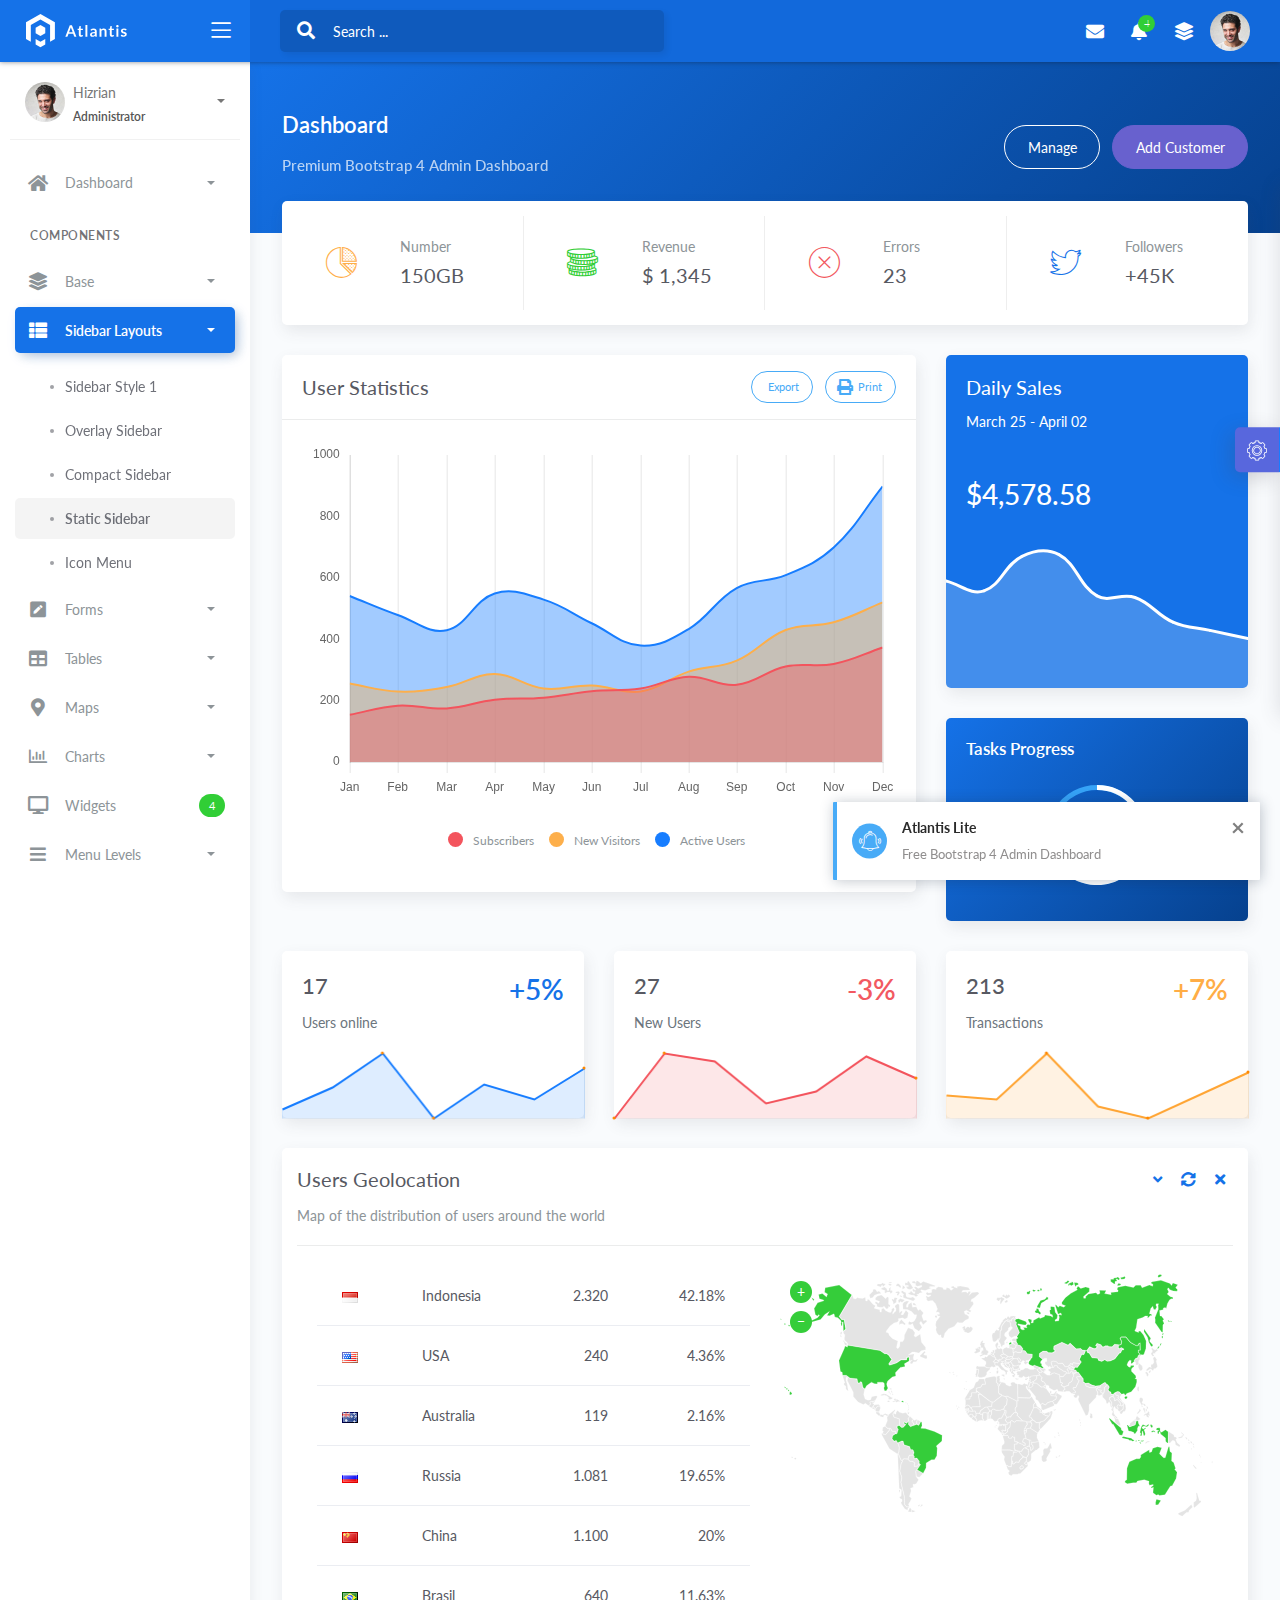
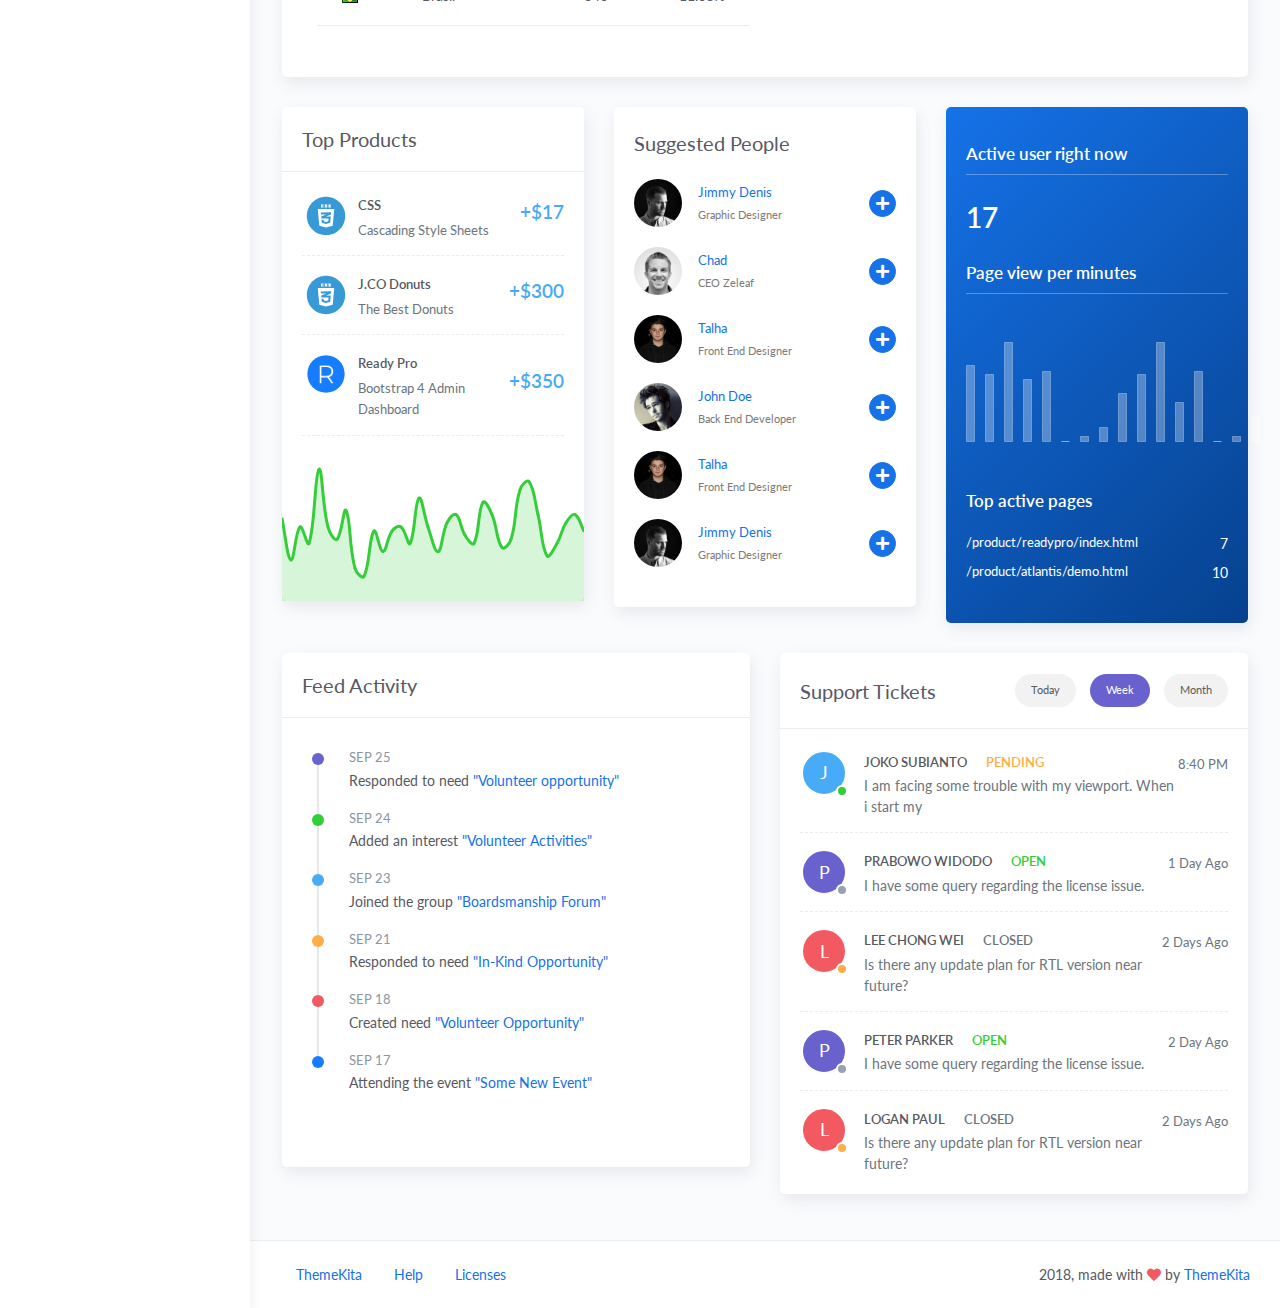
<file: demo1/static-sidebar.html>
<!DOCTYPE html>
<html lang="en">
<head>
	<meta http-equiv="X-UA-Compatible" content="IE=edge" />
	<title>Atlantis Lite - Bootstrap 4 Admin Dashboard</title>
	<meta content='width=device-width, initial-scale=1.0, shrink-to-fit=no' name='viewport' />
	<link rel="icon" href="../assets/img/icon.ico" type="image/x-icon"/>

	<!-- Fonts and icons -->
	<script src="../assets/js/plugin/webfont/webfont.min.js"></script>
	<script>
		WebFont.load({
			google: {"families":["Lato:300,400,700,900"]},
			custom: {"families":["Flaticon", "Font Awesome 5 Solid", "Font Awesome 5 Regular", "Font Awesome 5 Brands", "simple-line-icons"], urls: ['../assets/css/fonts.min.css']},
			active: function() {
				sessionStorage.fonts = true;
			}
		});
	</script>

	<!-- CSS Files -->
	<link rel="stylesheet" href="../assets/css/bootstrap.min.css">
	<link rel="stylesheet" href="../assets/css/atlantis.min.css">

	<!-- CSS Just for demo purpose, don't include it in your project -->
	<link rel="stylesheet" href="../assets/css/demo.css">
</head>
<body>
	<div class="wrapper static-sidebar">
		<div class="main-header">
			<!-- Logo Header -->
			<div class="logo-header" data-background-color="blue">
				
				<a href="index.html" class="logo">
					<img src="../assets/img/logo.svg" alt="navbar brand" class="navbar-brand">
				</a>
				<button class="navbar-toggler sidenav-toggler ml-auto" type="button" data-toggle="collapse" data-target="collapse" aria-expanded="false" aria-label="Toggle navigation">
					<span class="navbar-toggler-icon">
						<i class="icon-menu"></i>
					</span>
				</button>
				<button class="topbar-toggler more"><i class="icon-options-vertical"></i></button>
				<div class="nav-toggle">
					<button class="btn btn-toggle toggle-sidebar">
						<i class="icon-menu"></i>
					</button>
				</div>
			</div>
			<!-- End Logo Header -->

			<!-- Navbar Header -->
			<nav class="navbar navbar-header navbar-expand-lg" data-background-color="blue2">
				
				<div class="container-fluid">
					<div class="collapse" id="search-nav">
						<form class="navbar-left navbar-form nav-search mr-md-3">
							<div class="input-group">
								<div class="input-group-prepend">
									<button type="submit" class="btn btn-search pr-1">
										<i class="fa fa-search search-icon"></i>
									</button>
								</div>
								<input type="text" placeholder="Search ..." class="form-control">
							</div>
						</form>
					</div>
					<ul class="navbar-nav topbar-nav ml-md-auto align-items-center">
						<li class="nav-item toggle-nav-search hidden-caret">
							<a class="nav-link" data-toggle="collapse" href="#search-nav" role="button" aria-expanded="false" aria-controls="search-nav">
								<i class="fa fa-search"></i>
							</a>
						</li>
						<li class="nav-item dropdown hidden-caret">
							<a class="nav-link dropdown-toggle" href="#" id="messageDropdown" role="button" data-toggle="dropdown" aria-haspopup="true" aria-expanded="false">
								<i class="fa fa-envelope"></i>
							</a>
							<ul class="dropdown-menu messages-notif-box animated fadeIn" aria-labelledby="messageDropdown">
								<li>
									<div class="dropdown-title d-flex justify-content-between align-items-center">
										Messages 									
										<a href="#" class="small">Mark all as read</a>
									</div>
								</li>
								<li>
									<div class="message-notif-scroll scrollbar-outer">
										<div class="notif-center">
											<a href="#">
												<div class="notif-img"> 
													<img src="../assets/img/jm_denis.jpg" alt="Img Profile">
												</div>
												<div class="notif-content">
													<span class="subject">Jimmy Denis</span>
													<span class="block">
														How are you ?
													</span>
													<span class="time">5 minutes ago</span> 
												</div>
											</a>
											<a href="#">
												<div class="notif-img"> 
													<img src="../assets/img/chadengle.jpg" alt="Img Profile">
												</div>
												<div class="notif-content">
													<span class="subject">Chad</span>
													<span class="block">
														Ok, Thanks !
													</span>
													<span class="time">12 minutes ago</span> 
												</div>
											</a>
											<a href="#">
												<div class="notif-img"> 
													<img src="../assets/img/mlane.jpg" alt="Img Profile">
												</div>
												<div class="notif-content">
													<span class="subject">Jhon Doe</span>
													<span class="block">
														Ready for the meeting today...
													</span>
													<span class="time">12 minutes ago</span> 
												</div>
											</a>
											<a href="#">
												<div class="notif-img"> 
													<img src="../assets/img/talha.jpg" alt="Img Profile">
												</div>
												<div class="notif-content">
													<span class="subject">Talha</span>
													<span class="block">
														Hi, Apa Kabar ?
													</span>
													<span class="time">17 minutes ago</span> 
												</div>
											</a>
										</div>
									</div>
								</li>
								<li>
									<a class="see-all" href="javascript:void(0);">See all messages<i class="fa fa-angle-right"></i> </a>
								</li>
							</ul>
						</li>
						<li class="nav-item dropdown hidden-caret">
							<a class="nav-link dropdown-toggle" href="#" id="notifDropdown" role="button" data-toggle="dropdown" aria-haspopup="true" aria-expanded="false">
								<i class="fa fa-bell"></i>
								<span class="notification">4</span>
							</a>
							<ul class="dropdown-menu notif-box animated fadeIn" aria-labelledby="notifDropdown">
								<li>
									<div class="dropdown-title">You have 4 new notification</div>
								</li>
								<li>
									<div class="notif-scroll scrollbar-outer">
										<div class="notif-center">
											<a href="#">
												<div class="notif-icon notif-primary"> <i class="fa fa-user-plus"></i> </div>
												<div class="notif-content">
													<span class="block">
														New user registered
													</span>
													<span class="time">5 minutes ago</span> 
												</div>
											</a>
											<a href="#">
												<div class="notif-icon notif-success"> <i class="fa fa-comment"></i> </div>
												<div class="notif-content">
													<span class="block">
														Rahmad commented on Admin
													</span>
													<span class="time">12 minutes ago</span> 
												</div>
											</a>
											<a href="#">
												<div class="notif-img"> 
													<img src="../assets/img/profile2.jpg" alt="Img Profile">
												</div>
												<div class="notif-content">
													<span class="block">
														Reza send messages to you
													</span>
													<span class="time">12 minutes ago</span> 
												</div>
											</a>
											<a href="#">
												<div class="notif-icon notif-danger"> <i class="fa fa-heart"></i> </div>
												<div class="notif-content">
													<span class="block">
														Farrah liked Admin
													</span>
													<span class="time">17 minutes ago</span> 
												</div>
											</a>
										</div>
									</div>
								</li>
								<li>
									<a class="see-all" href="javascript:void(0);">See all notifications<i class="fa fa-angle-right"></i> </a>
								</li>
							</ul>
						</li>
						<li class="nav-item dropdown hidden-caret">
							<a class="nav-link" data-toggle="dropdown" href="#" aria-expanded="false">
								<i class="fas fa-layer-group"></i>
							</a>
							<div class="dropdown-menu quick-actions quick-actions-info animated fadeIn">
								<div class="quick-actions-header">
									<span class="title mb-1">Quick Actions</span>
									<span class="subtitle op-8">Shortcuts</span>
								</div>
								<div class="quick-actions-scroll scrollbar-outer">
									<div class="quick-actions-items">
										<div class="row m-0">
											<a class="col-6 col-md-4 p-0" href="#">
												<div class="quick-actions-item">
													<i class="flaticon-file-1"></i>
													<span class="text">Generated Report</span>
												</div>
											</a>
											<a class="col-6 col-md-4 p-0" href="#">
												<div class="quick-actions-item">
													<i class="flaticon-database"></i>
													<span class="text">Create New Database</span>
												</div>
											</a>
											<a class="col-6 col-md-4 p-0" href="#">
												<div class="quick-actions-item">
													<i class="flaticon-pen"></i>
													<span class="text">Create New Post</span>
												</div>
											</a>
											<a class="col-6 col-md-4 p-0" href="#">
												<div class="quick-actions-item">
													<i class="flaticon-interface-1"></i>
													<span class="text">Create New Task</span>
												</div>
											</a>
											<a class="col-6 col-md-4 p-0" href="#">
												<div class="quick-actions-item">
													<i class="flaticon-list"></i>
													<span class="text">Completed Tasks</span>
												</div>
											</a>
											<a class="col-6 col-md-4 p-0" href="#">
												<div class="quick-actions-item">
													<i class="flaticon-file"></i>
													<span class="text">Create New Invoice</span>
												</div>
											</a>
										</div>
									</div>
								</div>
							</div>
						</li>
						<li class="nav-item dropdown hidden-caret">
							<a class="dropdown-toggle profile-pic" data-toggle="dropdown" href="#" aria-expanded="false">
								<div class="avatar-sm">
									<img src="../assets/img/profile.jpg" alt="..." class="avatar-img rounded-circle">
								</div>
							</a>
							<ul class="dropdown-menu dropdown-user animated fadeIn">
								<div class="dropdown-user-scroll scrollbar-outer">
									<li>
										<div class="user-box">
											<div class="avatar-lg"><img src="../assets/img/profile.jpg" alt="image profile" class="avatar-img rounded"></div>
											<div class="u-text">
												<h4>Hizrian</h4>
												<p class="text-muted">hello@example.com</p><a href="profile.html" class="btn btn-xs btn-secondary btn-sm">View Profile</a>
											</div>
										</div>
									</li>
									<li>
										<div class="dropdown-divider"></div>
										<a class="dropdown-item" href="#">My Profile</a>
										<a class="dropdown-item" href="#">My Balance</a>
										<a class="dropdown-item" href="#">Inbox</a>
										<div class="dropdown-divider"></div>
										<a class="dropdown-item" href="#">Account Setting</a>
										<div class="dropdown-divider"></div>
										<a class="dropdown-item" href="#">Logout</a>
									</li>
								</div>
							</ul>
						</li>
					</ul>
				</div>
			</nav>
			<!-- End Navbar -->
		</div>

		<div class="classic-grid">
			<!-- Sidebar -->
			<div class="sidebar sidebar-style-2">			
				<div class="sidebar-wrapper scrollbar scrollbar-inner">
					<div class="sidebar-content">
						<div class="user">
							<div class="avatar-sm float-left mr-2">
								<img src="../assets/img/profile.jpg" alt="..." class="avatar-img rounded-circle">
							</div>
							<div class="info">
								<a data-toggle="collapse" href="#collapseExample" aria-expanded="true">
									<span>
										Hizrian
										<span class="user-level">Administrator</span>
										<span class="caret"></span>
									</span>
								</a>
								<div class="clearfix"></div>

								<div class="collapse in" id="collapseExample">
									<ul class="nav">
										<li>
											<a href="#profile">
												<span class="link-collapse">My Profile</span>
											</a>
										</li>
										<li>
											<a href="#edit">
												<span class="link-collapse">Edit Profile</span>
											</a>
										</li>
										<li>
											<a href="#settings">
												<span class="link-collapse">Settings</span>
											</a>
										</li>
									</ul>
								</div>
							</div>
						</div>
						<ul class="nav nav-primary">
							<li class="nav-item">
								<a data-toggle="collapse" href="#dashboard" class="collapsed" aria-expanded="false">
									<i class="fas fa-home"></i>
									<p>Dashboard</p>
									<span class="caret"></span>
								</a>
								<div class="collapse" id="dashboard">
									<ul class="nav nav-collapse">
										<li>
											<a href="../demo1/index.html">
												<span class="sub-item">Dashboard 1</span>
											</a>
										</li>
										<li>
											<a href="../demo2/index.html">
												<span class="sub-item">Dashboard 2</span>
											</a>
										</li>
									</ul>
								</div>
							</li>
							<li class="nav-section">
								<span class="sidebar-mini-icon">
									<i class="fa fa-ellipsis-h"></i>
								</span>
								<h4 class="text-section">Components</h4>
							</li>
							<li class="nav-item">
								<a data-toggle="collapse" href="#base">
									<i class="fas fa-layer-group"></i>
									<p>Base</p>
									<span class="caret"></span>
								</a>
								<div class="collapse" id="base">
									<ul class="nav nav-collapse">
										<li>
											<a href="components/avatars.html">
												<span class="sub-item">Avatars</span>
											</a>
										</li>
										<li>
											<a href="components/buttons.html">
												<span class="sub-item">Buttons</span>
											</a>
										</li>
										<li>
											<a href="components/gridsystem.html">
												<span class="sub-item">Grid System</span>
											</a>
										</li>
										<li>
											<a href="components/panels.html">
												<span class="sub-item">Panels</span>
											</a>
										</li>
										<li>
											<a href="components/notifications.html">
												<span class="sub-item">Notifications</span>
											</a>
										</li>
										<li>
											<a href="components/sweetalert.html">
												<span class="sub-item">Sweet Alert</span>
											</a>
										</li>
										<li>
											<a href="components/font-awesome-icons.html">
												<span class="sub-item">Font Awesome Icons</span>
											</a>
										</li>
										<li>
											<a href="components/simple-line-icons.html">
												<span class="sub-item">Simple Line Icons</span>
											</a>
										</li>
										<li>
											<a href="components/flaticons.html">
												<span class="sub-item">Flaticons</span>
											</a>
										</li>
										<li>
											<a href="components/typography.html">
												<span class="sub-item">Typography</span>
											</a>
										</li>
									</ul>
								</div>
							</li>
							<li class="nav-item active submenu">
							<a data-toggle="collapse" href="#sidebarLayouts">
								<i class="fas fa-th-list"></i>
								<p>Sidebar Layouts</p>
								<span class="caret"></span>
							</a>
							<div class="collapse show" id="sidebarLayouts">
								<ul class="nav nav-collapse">
									<li>
										<a href="sidebar-style-1.html">
											<span class="sub-item">Sidebar Style 1</span>
										</a>
									</li>
									<li>
										<a href="overlay-sidebar.html">
											<span class="sub-item">Overlay Sidebar</span>
										</a>
									</li>
									<li>
										<a href="compact-sidebar.html">
											<span class="sub-item">Compact Sidebar</span>
										</a>
									</li>
									<li class="active">
										<a href="static-sidebar.html">
											<span class="sub-item">Static Sidebar</span>
										</a>
									</li>
									<li>
										<a href="icon-menu.html">
											<span class="sub-item">Icon Menu</span>
										</a>
									</li>
								</ul>
							</div>
						</li>
							<li class="nav-item">
								<a data-toggle="collapse" href="#forms">
									<i class="fas fa-pen-square"></i>
									<p>Forms</p>
									<span class="caret"></span>
								</a>
								<div class="collapse" id="forms">
									<ul class="nav nav-collapse">
										<li>
											<a href="forms/forms.html">
												<span class="sub-item">Basic Form</span>
											</a>
										</li>
									</ul>
								</div>
							</li>
							<li class="nav-item">
								<a data-toggle="collapse" href="#tables">
									<i class="fas fa-table"></i>
									<p>Tables</p>
									<span class="caret"></span>
								</a>
								<div class="collapse" id="tables">
									<ul class="nav nav-collapse">
										<li>
											<a href="tables/tables.html">
												<span class="sub-item">Basic Table</span>
											</a>
										</li>
										<li>
											<a href="tables/datatables.html">
												<span class="sub-item">Datatables</span>
											</a>
										</li>
									</ul>
								</div>
							</li>
							<li class="nav-item">
								<a data-toggle="collapse" href="#maps">
									<i class="fas fa-map-marker-alt"></i>
									<p>Maps</p>
									<span class="caret"></span>
								</a>
								<div class="collapse" id="maps">
									<ul class="nav nav-collapse">
										<li>
											<a href="maps/jqvmap.html">
												<span class="sub-item">JQVMap</span>
											</a>
										</li>
									</ul>
								</div>
							</li>
							<li class="nav-item">
								<a data-toggle="collapse" href="#charts">
									<i class="far fa-chart-bar"></i>
									<p>Charts</p>
									<span class="caret"></span>
								</a>
								<div class="collapse" id="charts">
									<ul class="nav nav-collapse">
										<li>
											<a href="charts/charts.html">
												<span class="sub-item">Chart Js</span>
											</a>
										</li>
										<li>
											<a href="charts/sparkline.html">
												<span class="sub-item">Sparkline</span>
											</a>
										</li>
									</ul>
								</div>
							</li>
							<li class="nav-item">
								<a href="widgets.html">
									<i class="fas fa-desktop"></i>
									<p>Widgets</p>
									<span class="badge badge-success">4</span>
								</a>
							</li>
							<li class="nav-item">
								<a data-toggle="collapse" href="#submenu">
									<i class="fas fa-bars"></i>
									<p>Menu Levels</p>
									<span class="caret"></span>
								</a>
								<div class="collapse" id="submenu">
									<ul class="nav nav-collapse">
										<li>
											<a data-toggle="collapse" href="#subnav1">
												<span class="sub-item">Level 1</span>
												<span class="caret"></span>
											</a>
											<div class="collapse" id="subnav1">
												<ul class="nav nav-collapse subnav">
													<li>
														<a href="#">
															<span class="sub-item">Level 2</span>
														</a>
													</li>
													<li>
														<a href="#">
															<span class="sub-item">Level 2</span>
														</a>
													</li>
												</ul>
											</div>
										</li>
										<li>
											<a data-toggle="collapse" href="#subnav2">
												<span class="sub-item">Level 1</span>
												<span class="caret"></span>
											</a>
											<div class="collapse" id="subnav2">
												<ul class="nav nav-collapse subnav">
													<li>
														<a href="#">
															<span class="sub-item">Level 2</span>
														</a>
													</li>
												</ul>
											</div>
										</li>
										<li>
											<a href="#">
												<span class="sub-item">Level 1</span>
											</a>
										</li>
									</ul>
								</div>
							</li>
						</ul>
					</div>
				</div>
			</div>
			<!-- End Sidebar -->

			<div class="main-panel">
				<div class="content">
					<div class="panel-header bg-primary-gradient">
						<div class="page-inner py-5">
							<div class="d-flex align-items-left align-items-md-center flex-column flex-md-row">
								<div>
									<h2 class="text-white pb-2 fw-bold">Dashboard</h2>
									<h5 class="text-white op-7 mb-2">Premium Bootstrap 4 Admin Dashboard</h5>
								</div>
								<div class="ml-md-auto py-2 py-md-0">
									<a href="#" class="btn btn-white btn-border btn-round mr-2">Manage</a>
									<a href="#" class="btn btn-secondary btn-round">Add Customer</a>
								</div>
							</div>
						</div>
					</div>
					<div class="page-inner mt--5">
						<div class="row row-card-no-pd mt--2">
							<div class="col-sm-6 col-md-3">
								<div class="card card-stats card-round">
									<div class="card-body ">
										<div class="row">
											<div class="col-5">
												<div class="icon-big text-center">
													<i class="flaticon-chart-pie text-warning"></i>
												</div>
											</div>
											<div class="col-7 col-stats">
												<div class="numbers">
													<p class="card-category">Number</p>
													<h4 class="card-title">150GB</h4>
												</div>
											</div>
										</div>
									</div>
								</div>
							</div>
							<div class="col-sm-6 col-md-3">
								<div class="card card-stats card-round">
									<div class="card-body ">
										<div class="row">
											<div class="col-5">
												<div class="icon-big text-center">
													<i class="flaticon-coins text-success"></i>
												</div>
											</div>
											<div class="col-7 col-stats">
												<div class="numbers">
													<p class="card-category">Revenue</p>
													<h4 class="card-title">$ 1,345</h4>
												</div>
											</div>
										</div>
									</div>
								</div>
							</div>
							<div class="col-sm-6 col-md-3">
								<div class="card card-stats card-round">
									<div class="card-body">
										<div class="row">
											<div class="col-5">
												<div class="icon-big text-center">
													<i class="flaticon-error text-danger"></i>
												</div>
											</div>
											<div class="col-7 col-stats">
												<div class="numbers">
													<p class="card-category">Errors</p>
													<h4 class="card-title">23</h4>
												</div>
											</div>
										</div>
									</div>
								</div>
							</div>
							<div class="col-sm-6 col-md-3">
								<div class="card card-stats card-round">
									<div class="card-body">
										<div class="row">
											<div class="col-5">
												<div class="icon-big text-center">
													<i class="flaticon-twitter text-primary"></i>
												</div>
											</div>
											<div class="col-7 col-stats">
												<div class="numbers">
													<p class="card-category">Followers</p>
													<h4 class="card-title">+45K</h4>
												</div>
											</div>
										</div>
									</div>
								</div>
							</div>
						</div>
						<div class="row">
							<div class="col-md-8">
								<div class="card">
									<div class="card-header">
										<div class="card-head-row">
											<div class="card-title">User Statistics</div>
											<div class="card-tools">
												<a href="#" class="btn btn-info btn-border btn-round btn-sm mr-2">
													<span class="btn-label">
														<i class="fa fa-pencil"></i>
													</span>
													Export
												</a>
												<a href="#" class="btn btn-info btn-border btn-round btn-sm">
													<span class="btn-label">
														<i class="fa fa-print"></i>
													</span>
													Print
												</a>
											</div>
										</div>
									</div>
									<div class="card-body">
										<div class="chart-container" style="min-height: 375px">
											<canvas id="statisticsChart"></canvas>
										</div>
										<div id="myChartLegend"></div>
									</div>
								</div>
							</div>
							<div class="col-md-4">
								<div class="card card-primary">
									<div class="card-header">
										<div class="card-title">Daily Sales</div>
										<div class="card-category">March 25 - April 02</div>
									</div>
									<div class="card-body pb-0">
										<div class="mb-4 mt-2">
											<h1>$4,578.58</h1>
										</div>
										<div class="pull-in">
											<canvas id="dailySalesChart"></canvas>
										</div>
									</div>
								</div>
								<div class="card card-primary bg-primary-gradient">
									<div class="card-body">
										<h4 class="mb-1 fw-bold">Tasks Progress</h4>
										<div id="task-complete" class="chart-circle mt-4 mb-3"></div>
									</div>
								</div>
							</div>
						</div>
						<div class="row">
							<div class="col-md-4">
								<div class="card">
									<div class="card-body pb-0">
										<div class="h1 fw-bold float-right text-primary">+5%</div>
										<h2 class="mb-2">17</h2>
										<p class="text-muted">Users online</p>
										<div class="pull-in sparkline-fix">
											<div id="lineChart"></div>
										</div>
									</div>
								</div>
							</div>
							<div class="col-md-4">
								<div class="card">
									<div class="card-body pb-0">
										<div class="h1 fw-bold float-right text-danger">-3%</div>
										<h2 class="mb-2">27</h2>
										<p class="text-muted">New Users</p>
										<div class="pull-in sparkline-fix">
											<div id="lineChart2"></div>
										</div>
									</div>
								</div>
							</div>
							<div class="col-md-4">
								<div class="card">
									<div class="card-body pb-0">
										<div class="h1 fw-bold float-right text-warning">+7%</div>
										<h2 class="mb-2">213</h2>
										<p class="text-muted">Transactions</p>
										<div class="pull-in sparkline-fix">
											<div id="lineChart3"></div>
										</div>
									</div>
								</div>
							</div>
						</div>
						<div class="row row-card-no-pd">
							<div class="col-md-12">
								<div class="card">
									<div class="card-header">
										<div class="card-head-row">
											<h4 class="card-title">Users Geolocation</h4>
											<div class="card-tools">
												<button class="btn btn-icon btn-link btn-primary btn-xs"><span class="fa fa-angle-down"></span></button>
												<button class="btn btn-icon btn-link btn-primary btn-xs btn-refresh-card"><span class="fa fa-sync-alt"></span></button>
												<button class="btn btn-icon btn-link btn-primary btn-xs"><span class="fa fa-times"></span></button>
											</div>
										</div>
										<p class="card-category">
										Map of the distribution of users around the world</p>
									</div>
									<div class="card-body">
										<div class="row">
											<div class="col-md-6">
												<div class="table-responsive table-hover table-sales">
													<table class="table">
														<tbody>
															<tr>
																<td>
																	<div class="flag">
																		<img src="../assets/img/flags/id.png" alt="indonesia">
																	</div>
																</td>
																<td>Indonesia</td>
																<td class="text-right">
																	2.320
																</td>
																<td class="text-right">
																	42.18%
																</td>
															</tr>
															<tr>
																<td>
																	<div class="flag">
																		<img src="../assets/img/flags/us.png" alt="united states">
																	</div>
																</td>
																<td>USA</td>
																<td class="text-right">
																	240
																</td>
																<td class="text-right">
																	4.36%
																</td>
															</tr>
															<tr>
																<td>
																	<div class="flag">
																		<img src="../assets/img/flags/au.png" alt="australia">
																	</div>
																</td>
																<td>Australia</td>
																<td class="text-right">
																	119
																</td>
																<td class="text-right">
																	2.16%
																</td>
															</tr>
															<tr>
																<td>
																	<div class="flag">
																		<img src="../assets/img/flags/ru.png" alt="russia">
																	</div>
																</td>
																<td>Russia</td>
																<td class="text-right">
																	1.081
																</td>
																<td class="text-right">
																	19.65%
																</td>
															</tr>
															<tr>
																<td>
																	<div class="flag">
																		<img src="../assets/img/flags/cn.png" alt="china">
																	</div>
																</td>
																<td>China</td>
																<td class="text-right">
																	1.100
																</td>
																<td class="text-right">
																	20%
																</td>
															</tr>
															<tr>
																<td>
																	<div class="flag">
																		<img src="../assets/img/flags/br.png" alt="brazil">
																	</div>
																</td>
																<td>Brasil</td>
																<td class="text-right">
																	640
																</td>
																<td class="text-right">
																	11.63%
																</td>
															</tr>
														</tbody>
													</table>
												</div>
											</div>
											<div class="col-md-6">
												<div class="mapcontainer">
													<div id="map-example" class="vmap"></div>
												</div>
											</div>
										</div>
									</div>
								</div>
							</div>
						</div>
						<div class="row">
							<div class="col-md-4">
								<div class="card">
									<div class="card-header">
										<div class="card-title">Top Products</div>
									</div>
									<div class="card-body pb-0">
										<div class="d-flex">
											<div class="avatar">
												<img src="../assets/img/logoproduct.svg" alt="..." class="avatar-img rounded-circle">
											</div>
											<div class="flex-1 pt-1 ml-2">
												<h6 class="fw-bold mb-1">CSS</h6>
												<small class="text-muted">Cascading Style Sheets</small>
											</div>
											<div class="d-flex ml-auto align-items-center">
												<h3 class="text-info fw-bold">+$17</h3>
											</div>
										</div>
										<div class="separator-dashed"></div>
										<div class="d-flex">
											<div class="avatar">
												<img src="../assets/img/logoproduct.svg" alt="..." class="avatar-img rounded-circle">
											</div>
											<div class="flex-1 pt-1 ml-2">
												<h6 class="fw-bold mb-1">J.CO Donuts</h6>
												<small class="text-muted">The Best Donuts</small>
											</div>
											<div class="d-flex ml-auto align-items-center">
												<h3 class="text-info fw-bold">+$300</h3>
											</div>
										</div>
										<div class="separator-dashed"></div>
										<div class="d-flex">
											<div class="avatar">
												<img src="../assets/img/logoproduct3.svg" alt="..." class="avatar-img rounded-circle">
											</div>
											<div class="flex-1 pt-1 ml-2">
												<h6 class="fw-bold mb-1">Ready Pro</h6>
												<small class="text-muted">Bootstrap 4 Admin Dashboard</small>
											</div>
											<div class="d-flex ml-auto align-items-center">
												<h3 class="text-info fw-bold">+$350</h3>
											</div>
										</div>
										<div class="separator-dashed"></div>
										<div class="pull-in">
											<canvas id="topProductsChart"></canvas>
										</div>
									</div>
								</div>
							</div>
							<div class="col-md-4">
								<div class="card">
									<div class="card-body">
										<div class="card-title fw-mediumbold">Suggested People</div>
										<div class="card-list">
											<div class="item-list">
												<div class="avatar">
													<img src="../assets/img/jm_denis.jpg" alt="..." class="avatar-img rounded-circle">
												</div>
												<div class="info-user ml-3">
													<div class="username">Jimmy Denis</div>
													<div class="status">Graphic Designer</div>
												</div>
												<button class="btn btn-icon btn-primary btn-round btn-xs">
													<i class="fa fa-plus"></i>
												</button>
											</div>
											<div class="item-list">
												<div class="avatar">
													<img src="../assets/img/chadengle.jpg" alt="..." class="avatar-img rounded-circle">
												</div>
												<div class="info-user ml-3">
													<div class="username">Chad</div>
													<div class="status">CEO Zeleaf</div>
												</div>
												<button class="btn btn-icon btn-primary btn-round btn-xs">
													<i class="fa fa-plus"></i>
												</button>
											</div>
											<div class="item-list">
												<div class="avatar">
													<img src="../assets/img/talha.jpg" alt="..." class="avatar-img rounded-circle">
												</div>
												<div class="info-user ml-3">
													<div class="username">Talha</div>
													<div class="status">Front End Designer</div>
												</div>
												<button class="btn btn-icon btn-primary btn-round btn-xs">
													<i class="fa fa-plus"></i>
												</button>
											</div>
											<div class="item-list">
												<div class="avatar">
													<img src="../assets/img/mlane.jpg" alt="..." class="avatar-img rounded-circle">
												</div>
												<div class="info-user ml-3">
													<div class="username">John Doe</div>
													<div class="status">Back End Developer</div>
												</div>
												<button class="btn btn-icon btn-primary btn-round btn-xs">
													<i class="fa fa-plus"></i>
												</button>
											</div>
											<div class="item-list">
												<div class="avatar">
													<img src="../assets/img/talha.jpg" alt="..." class="avatar-img rounded-circle">
												</div>
												<div class="info-user ml-3">
													<div class="username">Talha</div>
													<div class="status">Front End Designer</div>
												</div>
												<button class="btn btn-icon btn-primary btn-round btn-xs">
													<i class="fa fa-plus"></i>
												</button>
											</div>
											<div class="item-list">
												<div class="avatar">
													<img src="../assets/img/jm_denis.jpg" alt="..." class="avatar-img rounded-circle">
												</div>
												<div class="info-user ml-3">
													<div class="username">Jimmy Denis</div>
													<div class="status">Graphic Designer</div>
												</div>
												<button class="btn btn-icon btn-primary btn-round btn-xs">
													<i class="fa fa-plus"></i>
												</button>
											</div>
										</div>
									</div>
								</div>
							</div>
							<div class="col-md-4">
								<div class="card card-primary bg-primary-gradient">
									<div class="card-body">
										<h4 class="mt-3 b-b1 pb-2 mb-4 fw-bold">Active user right now</h4>
										<h1 class="mb-4 fw-bold">17</h1>
										<h4 class="mt-3 b-b1 pb-2 mb-5 fw-bold">Page view per minutes</h4>
										<div id="activeUsersChart"></div>
										<h4 class="mt-5 pb-3 mb-0 fw-bold">Top active pages</h4>
										<ul class="list-unstyled">
											<li class="d-flex justify-content-between pb-1 pt-1"><small>/product/readypro/index.html</small> <span>7</span></li>
											<li class="d-flex justify-content-between pb-1 pt-1"><small>/product/atlantis/demo.html</small> <span>10</span></li>
										</ul>
									</div>
								</div>
							</div>
						</div>
						<div class="row">
							<div class="col-md-6">
								<div class="card">
									<div class="card-header">
										<div class="card-title">Feed Activity</div>
									</div>
									<div class="card-body">
										<ol class="activity-feed">
											<li class="feed-item feed-item-secondary">
												<time class="date" datetime="9-25">Sep 25</time>
												<span class="text">Responded to need <a href="#">"Volunteer opportunity"</a></span>
											</li>
											<li class="feed-item feed-item-success">
												<time class="date" datetime="9-24">Sep 24</time>
												<span class="text">Added an interest <a href="#">"Volunteer Activities"</a></span>
											</li>
											<li class="feed-item feed-item-info">
												<time class="date" datetime="9-23">Sep 23</time>
												<span class="text">Joined the group <a href="single-group.php">"Boardsmanship Forum"</a></span>
											</li>
											<li class="feed-item feed-item-warning">
												<time class="date" datetime="9-21">Sep 21</time>
												<span class="text">Responded to need <a href="#">"In-Kind Opportunity"</a></span>
											</li>
											<li class="feed-item feed-item-danger">
												<time class="date" datetime="9-18">Sep 18</time>
												<span class="text">Created need <a href="#">"Volunteer Opportunity"</a></span>
											</li>
											<li class="feed-item">
												<time class="date" datetime="9-17">Sep 17</time>
												<span class="text">Attending the event <a href="single-event.php">"Some New Event"</a></span>
											</li>
										</ol>
									</div>
								</div>
							</div>
							<div class="col-md-6">
								<div class="card">
									<div class="card-header">
										<div class="card-head-row">
											<div class="card-title">Support Tickets</div>
											<div class="card-tools">
												<ul class="nav nav-pills nav-secondary nav-pills-no-bd nav-sm" id="pills-tab" role="tablist">
													<li class="nav-item">
														<a class="nav-link" id="pills-today" data-toggle="pill" href="#pills-today" role="tab" aria-selected="true">Today</a>
													</li>
													<li class="nav-item">
														<a class="nav-link active" id="pills-week" data-toggle="pill" href="#pills-week" role="tab" aria-selected="false">Week</a>
													</li>
													<li class="nav-item">
														<a class="nav-link" id="pills-month" data-toggle="pill" href="#pills-month" role="tab" aria-selected="false">Month</a>
													</li>
												</ul>
											</div>
										</div>
									</div>
									<div class="card-body">
										<div class="d-flex">
											<div class="avatar avatar-online">
												<span class="avatar-title rounded-circle border border-white bg-info">J</span>
											</div>
											<div class="flex-1 ml-3 pt-1">
												<h6 class="text-uppercase fw-bold mb-1">Joko Subianto <span class="text-warning pl-3">pending</span></h6>
												<span class="text-muted">I am facing some trouble with my viewport. When i start my</span>
											</div>
											<div class="float-right pt-1">
												<small class="text-muted">8:40 PM</small>
											</div>
										</div>
										<div class="separator-dashed"></div>
										<div class="d-flex">
											<div class="avatar avatar-offline">
												<span class="avatar-title rounded-circle border border-white bg-secondary">P</span>
											</div>
											<div class="flex-1 ml-3 pt-1">
												<h6 class="text-uppercase fw-bold mb-1">Prabowo Widodo <span class="text-success pl-3">open</span></h6>
												<span class="text-muted">I have some query regarding the license issue.</span>
											</div>
											<div class="float-right pt-1">
												<small class="text-muted">1 Day Ago</small>
											</div>
										</div>
										<div class="separator-dashed"></div>
										<div class="d-flex">
											<div class="avatar avatar-away">
												<span class="avatar-title rounded-circle border border-white bg-danger">L</span>
											</div>
											<div class="flex-1 ml-3 pt-1">
												<h6 class="text-uppercase fw-bold mb-1">Lee Chong Wei <span class="text-muted pl-3">closed</span></h6>
												<span class="text-muted">Is there any update plan for RTL version near future?</span>
											</div>
											<div class="float-right pt-1">
												<small class="text-muted">2 Days Ago</small>
											</div>
										</div>
										<div class="separator-dashed"></div>
										<div class="d-flex">
											<div class="avatar avatar-offline">
												<span class="avatar-title rounded-circle border border-white bg-secondary">P</span>
											</div>
											<div class="flex-1 ml-3 pt-1">
												<h6 class="text-uppercase fw-bold mb-1">Peter Parker <span class="text-success pl-3">open</span></h6>
												<span class="text-muted">I have some query regarding the license issue.</span>
											</div>
											<div class="float-right pt-1">
												<small class="text-muted">2 Day Ago</small>
											</div>
										</div>
										<div class="separator-dashed"></div>
										<div class="d-flex">
											<div class="avatar avatar-away">
												<span class="avatar-title rounded-circle border border-white bg-danger">L</span>
											</div>
											<div class="flex-1 ml-3 pt-1">
												<h6 class="text-uppercase fw-bold mb-1">Logan Paul <span class="text-muted pl-3">closed</span></h6>
												<span class="text-muted">Is there any update plan for RTL version near future?</span>
											</div>
											<div class="float-right pt-1">
												<small class="text-muted">2 Days Ago</small>
											</div>
										</div>
									</div>
								</div>
							</div>
						</div>
					</div>
				</div>
				<footer class="footer">
					<div class="container-fluid">
						<nav class="pull-left">
							<ul class="nav">
								<li class="nav-item">
									<a class="nav-link" href="https://www.themekita.com">
										ThemeKita
									</a>
								</li>
								<li class="nav-item">
									<a class="nav-link" href="#">
										Help
									</a>
								</li>
								<li class="nav-item">
									<a class="nav-link" href="#">
										Licenses
									</a>
								</li>
							</ul>
						</nav>
						<div class="copyright ml-auto">
							2018, made with <i class="fa fa-heart heart text-danger"></i> by <a href="https://www.themekita.com">ThemeKita</a>
						</div>				
					</div>
				</footer>
			</div>
		</div>
		
		
		<!-- Custom template | don't include it in your project! -->
		<div class="custom-template">
			<div class="title">Settings</div>
			<div class="custom-content">
				<div class="switcher">
					<div class="switch-block">
						<h4>Logo Header</h4>
						<div class="btnSwitch">
							<button type="button" class="changeLogoHeaderColor" data-color="dark"></button>
							<button type="button" class="selected changeLogoHeaderColor" data-color="blue"></button>
							<button type="button" class="changeLogoHeaderColor" data-color="purple"></button>
							<button type="button" class="changeLogoHeaderColor" data-color="light-blue"></button>
							<button type="button" class="changeLogoHeaderColor" data-color="green"></button>
							<button type="button" class="changeLogoHeaderColor" data-color="orange"></button>
							<button type="button" class="changeLogoHeaderColor" data-color="red"></button>
							<button type="button" class="changeLogoHeaderColor" data-color="white"></button>
							<br/>
							<button type="button" class="changeLogoHeaderColor" data-color="dark2"></button>
							<button type="button" class="changeLogoHeaderColor" data-color="blue2"></button>
							<button type="button" class="changeLogoHeaderColor" data-color="purple2"></button>
							<button type="button" class="changeLogoHeaderColor" data-color="light-blue2"></button>
							<button type="button" class="changeLogoHeaderColor" data-color="green2"></button>
							<button type="button" class="changeLogoHeaderColor" data-color="orange2"></button>
							<button type="button" class="changeLogoHeaderColor" data-color="red2"></button>
						</div>
					</div>
					<div class="switch-block">
						<h4>Navbar Header</h4>
						<div class="btnSwitch">
							<button type="button" class="changeTopBarColor" data-color="dark"></button>
							<button type="button" class="changeTopBarColor" data-color="blue"></button>
							<button type="button" class="changeTopBarColor" data-color="purple"></button>
							<button type="button" class="changeTopBarColor" data-color="light-blue"></button>
							<button type="button" class="changeTopBarColor" data-color="green"></button>
							<button type="button" class="changeTopBarColor" data-color="orange"></button>
							<button type="button" class="changeTopBarColor" data-color="red"></button>
							<button type="button" class="changeTopBarColor" data-color="white"></button>
							<br/>
							<button type="button" class="changeTopBarColor" data-color="dark2"></button>
							<button type="button" class="selected changeTopBarColor" data-color="blue2"></button>
							<button type="button" class="changeTopBarColor" data-color="purple2"></button>
							<button type="button" class="changeTopBarColor" data-color="light-blue2"></button>
							<button type="button" class="changeTopBarColor" data-color="green2"></button>
							<button type="button" class="changeTopBarColor" data-color="orange2"></button>
							<button type="button" class="changeTopBarColor" data-color="red2"></button>
						</div>
					</div>
					<div class="switch-block">
						<h4>Sidebar</h4>
						<div class="btnSwitch">
							<button type="button" class="selected changeSideBarColor" data-color="white"></button>
							<button type="button" class="changeSideBarColor" data-color="dark"></button>
							<button type="button" class="changeSideBarColor" data-color="dark2"></button>
						</div>
					</div>
					<div class="switch-block">
						<h4>Background</h4>
						<div class="btnSwitch">
							<button type="button" class="changeBackgroundColor" data-color="bg2"></button>
							<button type="button" class="changeBackgroundColor selected" data-color="bg1"></button>
							<button type="button" class="changeBackgroundColor" data-color="bg3"></button>
							<button type="button" class="changeBackgroundColor" data-color="dark"></button>
						</div>
					</div>
				</div>
			</div>
			<div class="custom-toggle">
				<i class="flaticon-settings"></i>
			</div>
		</div>
		<!-- End Custom template -->
	</div>
	<!--   Core JS Files   -->
	<script src="../assets/js/core/jquery.3.2.1.min.js"></script>
	<script src="../assets/js/core/popper.min.js"></script>
	<script src="../assets/js/core/bootstrap.min.js"></script>

	<!-- jQuery UI -->
	<script src="../assets/js/plugin/jquery-ui-1.12.1.custom/jquery-ui.min.js"></script>
	<script src="../assets/js/plugin/jquery-ui-touch-punch/jquery.ui.touch-punch.min.js"></script>

	<!-- jQuery Scrollbar -->
	<script src="../assets/js/plugin/jquery-scrollbar/jquery.scrollbar.min.js"></script>


	<!-- Chart JS -->
	<script src="../assets/js/plugin/chart.js/chart.min.js"></script>

	<!-- jQuery Sparkline -->
	<script src="../assets/js/plugin/jquery.sparkline/jquery.sparkline.min.js"></script>

	<!-- Chart Circle -->
	<script src="../assets/js/plugin/chart-circle/circles.min.js"></script>

	<!-- Datatables -->
	<script src="../assets/js/plugin/datatables/datatables.min.js"></script>

	<!-- Bootstrap Notify -->
	<script src="../assets/js/plugin/bootstrap-notify/bootstrap-notify.min.js"></script>

	<!-- jQuery Vector Maps -->
	<script src="../assets/js/plugin/jqvmap/jquery.vmap.min.js"></script>
	<script src="../assets/js/plugin/jqvmap/maps/jquery.vmap.world.js"></script>

	<!-- Sweet Alert -->
	<script src="../assets/js/plugin/sweetalert/sweetalert.min.js"></script>

	<!-- Atlantis JS -->
	<script src="../assets/js/atlantis.min.js"></script>

	<!-- Atlantis DEMO methods, don't include it in your project! -->
	<script src="../assets/js/setting-demo.js"></script>
	<script src="../assets/js/demo.js"></script>
	<script>
		$('#lineChart').sparkline([102,109,120,99,110,105,115], {
			type: 'line',
			height: '70',
			width: '100%',
			lineWidth: '2',
			lineColor: '#177dff',
			fillColor: 'rgba(23, 125, 255, 0.14)'
		});

		$('#lineChart2').sparkline([99,125,122,105,110,124,115], {
			type: 'line',
			height: '70',
			width: '100%',
			lineWidth: '2',
			lineColor: '#f3545d',
			fillColor: 'rgba(243, 84, 93, .14)'
		});

		$('#lineChart3').sparkline([105,103,123,100,95,105,115], {
			type: 'line',
			height: '70',
			width: '100%',
			lineWidth: '2',
			lineColor: '#ffa534',
			fillColor: 'rgba(255, 165, 52, .14)'
		});
	</script>
</body>
</html>
</file>
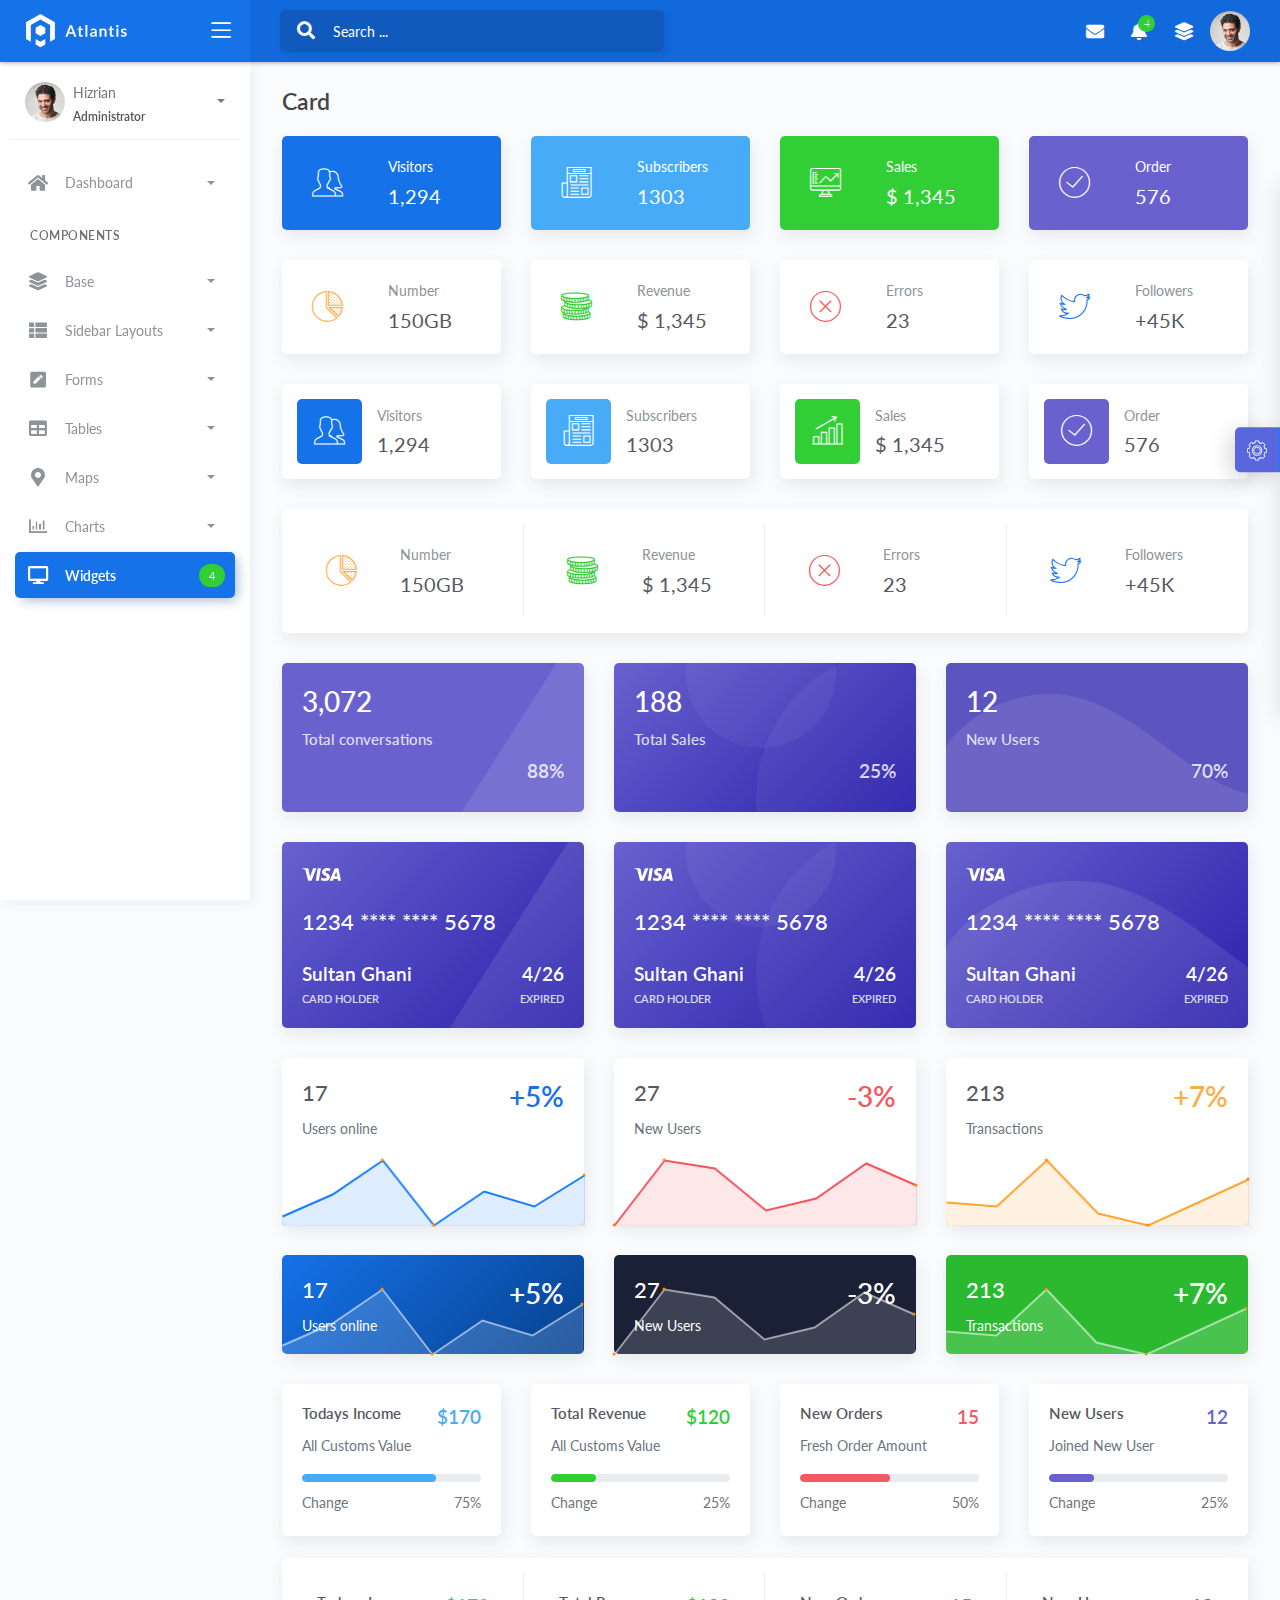
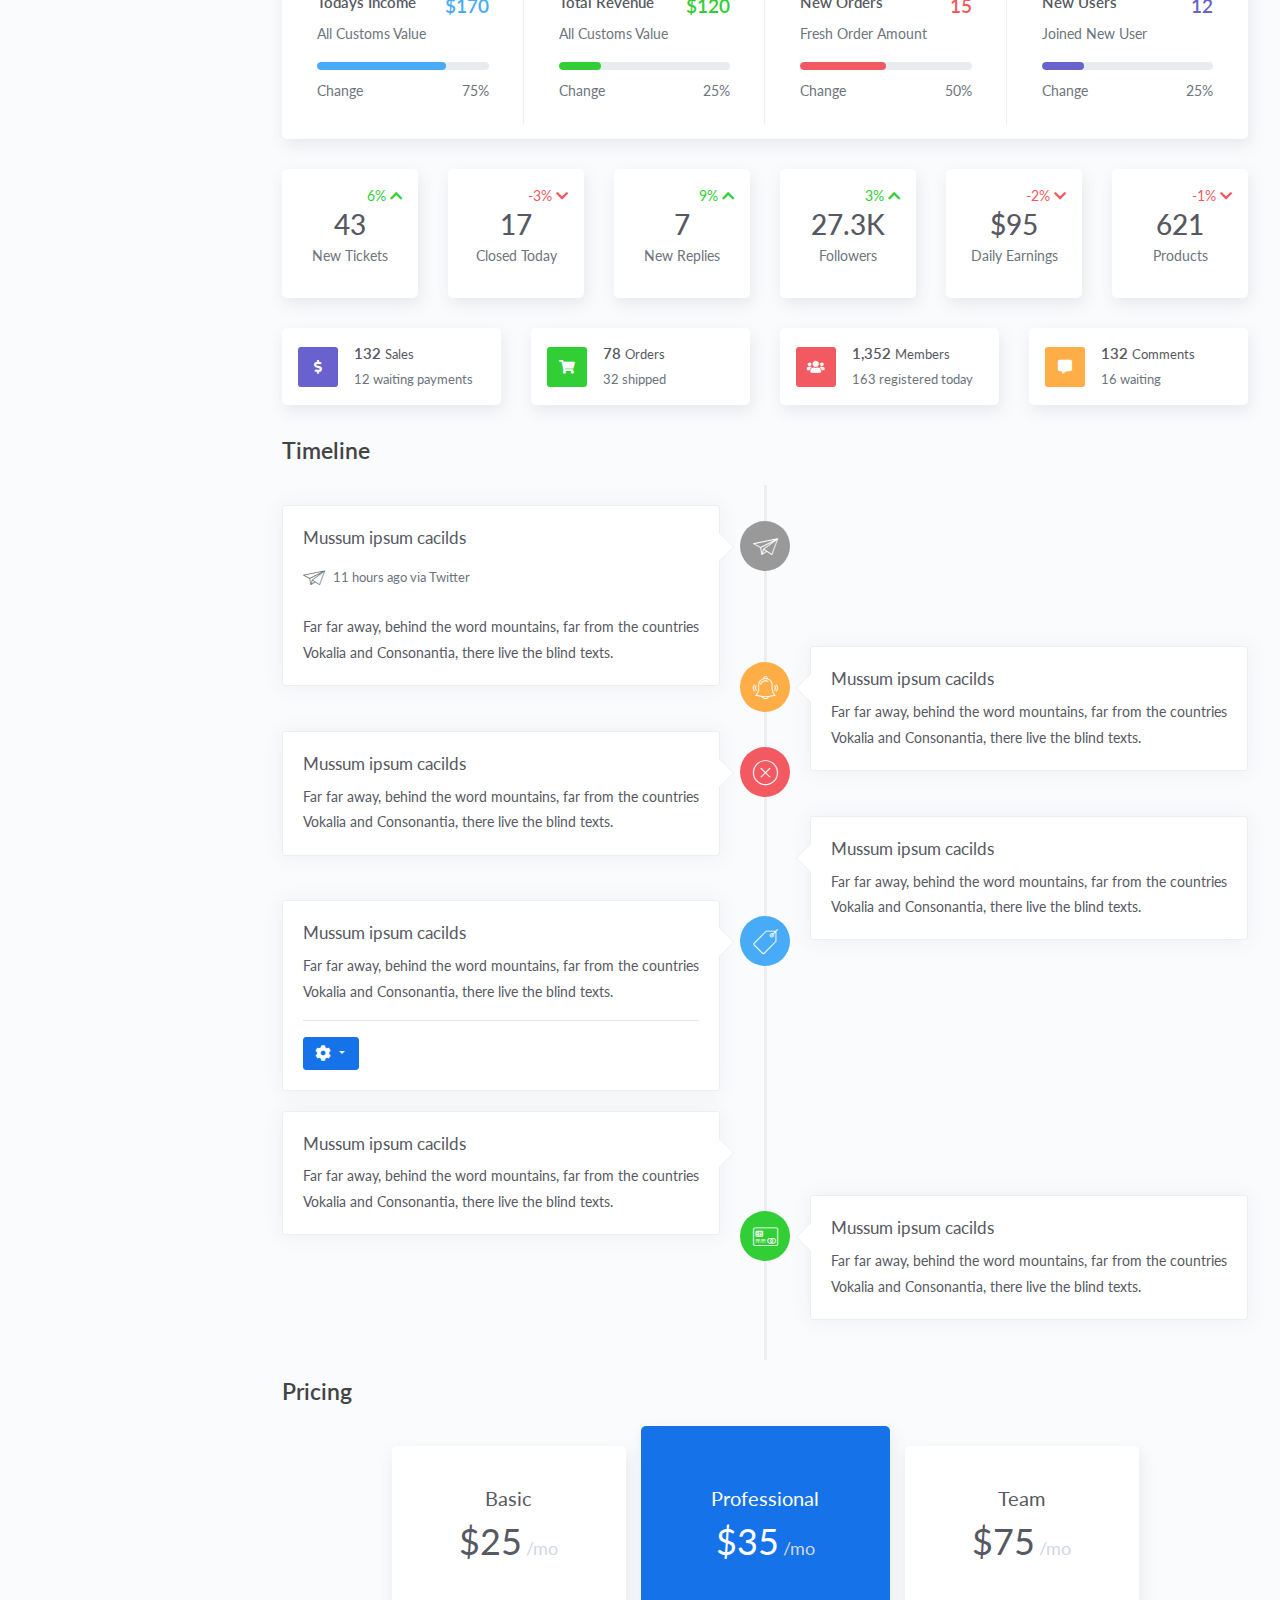
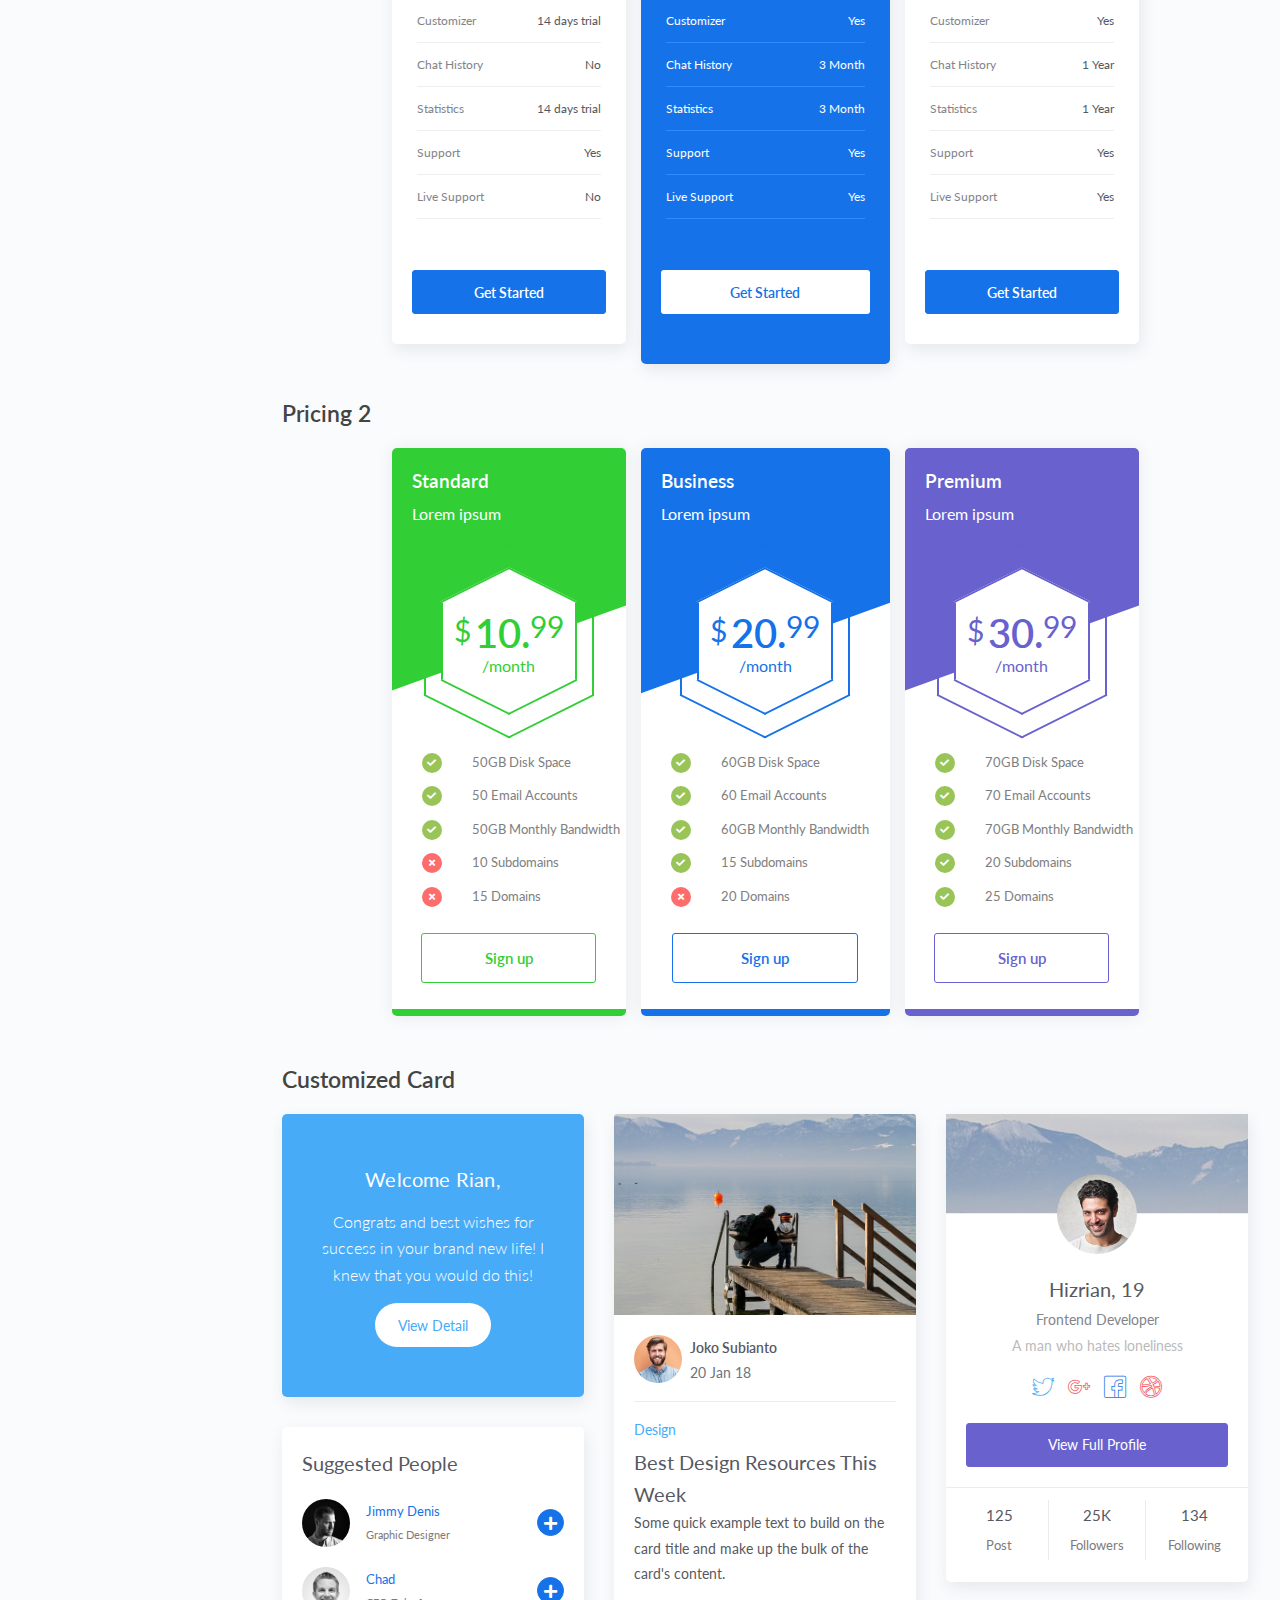
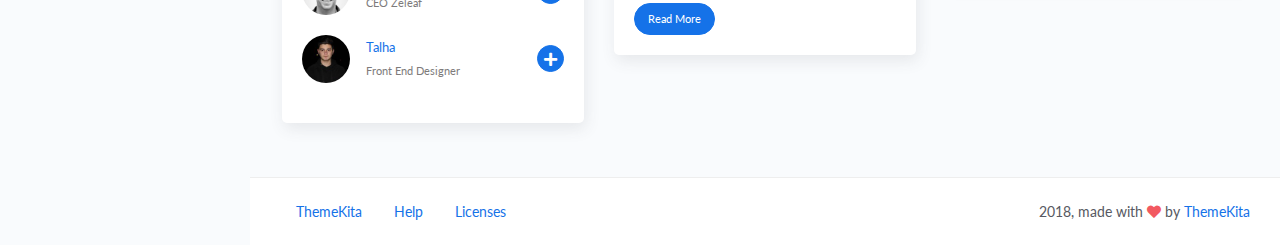
<file: demo1/widgets.html>
<!DOCTYPE html>
<html lang="en">
<head>
	<meta http-equiv="X-UA-Compatible" content="IE=edge" />
	<title>Atlantis Lite - Bootstrap 4 Admin Dashboard</title>
	<meta content='width=device-width, initial-scale=1.0, shrink-to-fit=no' name='viewport' />
	<link rel="icon" href="../assets/img/icon.ico" type="image/x-icon"/>
	
	<!-- Fonts and icons -->
	<script src="../assets/js/plugin/webfont/webfont.min.js"></script>
	<script>
		WebFont.load({
			google: {"families":["Lato:300,400,700,900"]},
			custom: {"families":["Flaticon", "Font Awesome 5 Solid", "Font Awesome 5 Regular", "Font Awesome 5 Brands", "simple-line-icons"], urls: ['../assets/css/fonts.min.css']},
			active: function() {
				sessionStorage.fonts = true;
			}
		});
	</script>

	<!-- CSS Files -->
	<link rel="stylesheet" href="../assets/css/bootstrap.min.css">
	<link rel="stylesheet" href="../assets/css/atlantis.min.css">
	<!-- CSS Just for demo purpose, don't include it in your project -->
	<link rel="stylesheet" href="../assets/css/demo.css">
</head>
<body>
	<div class="wrapper">	
		<div class="main-header">
			<!-- Logo Header -->
			<div class="logo-header" data-background-color="blue">
				
				<a href="index.html" class="logo">
					<img src="../assets/img/logo.svg" alt="navbar brand" class="navbar-brand">
				</a>
				<button class="navbar-toggler sidenav-toggler ml-auto" type="button" data-toggle="collapse" data-target="collapse" aria-expanded="false" aria-label="Toggle navigation">
					<span class="navbar-toggler-icon">
						<i class="icon-menu"></i>
					</span>
				</button>
				<button class="topbar-toggler more"><i class="icon-options-vertical"></i></button>
				<div class="nav-toggle">
					<button class="btn btn-toggle toggle-sidebar">
						<i class="icon-menu"></i>
					</button>
				</div>
			</div>
			<!-- End Logo Header -->

			<!-- Navbar Header -->
			<nav class="navbar navbar-header navbar-expand-lg" data-background-color="blue2">
				
				<div class="container-fluid">
					<div class="collapse" id="search-nav">
						<form class="navbar-left navbar-form nav-search mr-md-3">
							<div class="input-group">
								<div class="input-group-prepend">
									<button type="submit" class="btn btn-search pr-1">
										<i class="fa fa-search search-icon"></i>
									</button>
								</div>
								<input type="text" placeholder="Search ..." class="form-control">
							</div>
						</form>
					</div>
					<ul class="navbar-nav topbar-nav ml-md-auto align-items-center">
						<li class="nav-item toggle-nav-search hidden-caret">
							<a class="nav-link" data-toggle="collapse" href="#search-nav" role="button" aria-expanded="false" aria-controls="search-nav">
								<i class="fa fa-search"></i>
							</a>
						</li>
						<li class="nav-item dropdown hidden-caret">
							<a class="nav-link dropdown-toggle" href="#" id="messageDropdown" role="button" data-toggle="dropdown" aria-haspopup="true" aria-expanded="false">
								<i class="fa fa-envelope"></i>
							</a>
							<ul class="dropdown-menu messages-notif-box animated fadeIn" aria-labelledby="messageDropdown">
								<li>
									<div class="dropdown-title d-flex justify-content-between align-items-center">
										Messages 									
										<a href="#" class="small">Mark all as read</a>
									</div>
								</li>
								<li>
									<div class="message-notif-scroll scrollbar-outer">
										<div class="notif-center">
											<a href="#">
												<div class="notif-img"> 
													<img src="../assets/img/jm_denis.jpg" alt="Img Profile">
												</div>
												<div class="notif-content">
													<span class="subject">Jimmy Denis</span>
													<span class="block">
														How are you ?
													</span>
													<span class="time">5 minutes ago</span> 
												</div>
											</a>
											<a href="#">
												<div class="notif-img"> 
													<img src="../assets/img/chadengle.jpg" alt="Img Profile">
												</div>
												<div class="notif-content">
													<span class="subject">Chad</span>
													<span class="block">
														Ok, Thanks !
													</span>
													<span class="time">12 minutes ago</span> 
												</div>
											</a>
											<a href="#">
												<div class="notif-img"> 
													<img src="../assets/img/mlane.jpg" alt="Img Profile">
												</div>
												<div class="notif-content">
													<span class="subject">Jhon Doe</span>
													<span class="block">
														Ready for the meeting today...
													</span>
													<span class="time">12 minutes ago</span> 
												</div>
											</a>
											<a href="#">
												<div class="notif-img"> 
													<img src="../assets/img/talha.jpg" alt="Img Profile">
												</div>
												<div class="notif-content">
													<span class="subject">Talha</span>
													<span class="block">
														Hi, Apa Kabar ?
													</span>
													<span class="time">17 minutes ago</span> 
												</div>
											</a>
										</div>
									</div>
								</li>
								<li>
									<a class="see-all" href="javascript:void(0);">See all messages<i class="fa fa-angle-right"></i> </a>
								</li>
							</ul>
						</li>
						<li class="nav-item dropdown hidden-caret">
							<a class="nav-link dropdown-toggle" href="#" id="notifDropdown" role="button" data-toggle="dropdown" aria-haspopup="true" aria-expanded="false">
								<i class="fa fa-bell"></i>
								<span class="notification">4</span>
							</a>
							<ul class="dropdown-menu notif-box animated fadeIn" aria-labelledby="notifDropdown">
								<li>
									<div class="dropdown-title">You have 4 new notification</div>
								</li>
								<li>
									<div class="notif-center">
										<a href="#">
											<div class="notif-icon notif-primary"> <i class="fa fa-user-plus"></i> </div>
											<div class="notif-content">
												<span class="block">
													New user registered
												</span>
												<span class="time">5 minutes ago</span> 
											</div>
										</a>
										<a href="#">
											<div class="notif-icon notif-success"> <i class="fa fa-comment"></i> </div>
											<div class="notif-content">
												<span class="block">
													Rahmad commented on Admin
												</span>
												<span class="time">12 minutes ago</span> 
											</div>
										</a>
										<a href="#">
											<div class="notif-img"> 
												<img src="../assets/img/profile2.jpg" alt="Img Profile">
											</div>
											<div class="notif-content">
												<span class="block">
													Reza send messages to you
												</span>
												<span class="time">12 minutes ago</span> 
											</div>
										</a>
										<a href="#">
											<div class="notif-icon notif-danger"> <i class="fa fa-heart"></i> </div>
											<div class="notif-content">
												<span class="block">
													Farrah liked Admin
												</span>
												<span class="time">17 minutes ago</span> 
											</div>
										</a>
									</div>
								</li>
								<li>
									<a class="see-all" href="javascript:void(0);">See all notifications<i class="fa fa-angle-right"></i> </a>
								</li>
							</ul>
						</li>
						<li class="nav-item dropdown hidden-caret">
							<a class="nav-link" data-toggle="dropdown" href="#" aria-expanded="false">
								<i class="fas fa-layer-group"></i>
							</a>
							<div class="dropdown-menu quick-actions quick-actions-info animated fadeIn">
								<div class="quick-actions-header">
									<span class="title mb-1">Quick Actions</span>
									<span class="subtitle op-8">Shortcuts</span>
								</div>
								<div class="quick-actions-scroll scrollbar-outer">
									<div class="quick-actions-items">
										<div class="row m-0">
											<a class="col-6 col-md-4 p-0" href="#">
												<div class="quick-actions-item">
													<i class="flaticon-file-1"></i>
													<span class="text">Generated Report</span>
												</div>
											</a>
											<a class="col-6 col-md-4 p-0" href="#">
												<div class="quick-actions-item">
													<i class="flaticon-database"></i>
													<span class="text">Create New Database</span>
												</div>
											</a>
											<a class="col-6 col-md-4 p-0" href="#">
												<div class="quick-actions-item">
													<i class="flaticon-pen"></i>
													<span class="text">Create New Post</span>
												</div>
											</a>
											<a class="col-6 col-md-4 p-0" href="#">
												<div class="quick-actions-item">
													<i class="flaticon-interface-1"></i>
													<span class="text">Create New Task</span>
												</div>
											</a>
											<a class="col-6 col-md-4 p-0" href="#">
												<div class="quick-actions-item">
													<i class="flaticon-list"></i>
													<span class="text">Completed Tasks</span>
												</div>
											</a>
											<a class="col-6 col-md-4 p-0" href="#">
												<div class="quick-actions-item">
													<i class="flaticon-file"></i>
													<span class="text">Create New Invoice</span>
												</div>
											</a>
										</div>
									</div>
								</div>
							</div>
						</li>
						<li class="nav-item dropdown hidden-caret">
							<a class="dropdown-toggle profile-pic" data-toggle="dropdown" href="#" aria-expanded="false">
								<div class="avatar-sm">
									<img src="../assets/img/profile.jpg" alt="..." class="avatar-img rounded-circle">
								</div>
							</a>
							<ul class="dropdown-menu dropdown-user animated fadeIn">
								<div class="dropdown-user-scroll scrollbar-outer">
									<li>
										<div class="user-box">
											<div class="avatar-lg"><img src="../assets/img/profile.jpg" alt="image profile" class="avatar-img rounded"></div>
											<div class="u-text">
												<h4>Hizrian</h4>
												<p class="text-muted">hello@example.com</p><a href="profile.html" class="btn btn-xs btn-secondary btn-sm">View Profile</a>
											</div>
										</div>
									</li>
									<li>
										<div class="dropdown-divider"></div>
										<a class="dropdown-item" href="#">My Profile</a>
										<a class="dropdown-item" href="#">My Balance</a>
										<a class="dropdown-item" href="#">Inbox</a>
										<div class="dropdown-divider"></div>
										<a class="dropdown-item" href="#">Account Setting</a>
										<div class="dropdown-divider"></div>
										<a class="dropdown-item" href="#">Logout</a>
									</li>
								</div>
							</ul>
						</li>
					</ul>
				</div>
			</nav>
			<!-- End Navbar -->
		</div>
		<!-- Sidebar -->
		<div class="sidebar sidebar-style-2">
			
			<div class="sidebar-wrapper scrollbar scrollbar-inner">
				<div class="sidebar-content">
					<div class="user">
						<div class="avatar-sm float-left mr-2">
							<img src="../assets/img/profile.jpg" alt="..." class="avatar-img rounded-circle">
						</div>
						<div class="info">
							<a data-toggle="collapse" href="#collapseExample" aria-expanded="true">
								<span>
									Hizrian
									<span class="user-level">Administrator</span>
									<span class="caret"></span>
								</span>
							</a>
							<div class="clearfix"></div>

							<div class="collapse in" id="collapseExample">
								<ul class="nav">
									<li>
										<a href="#profile">
											<span class="link-collapse">My Profile</span>
										</a>
									</li>
									<li>
										<a href="#edit">
											<span class="link-collapse">Edit Profile</span>
										</a>
									</li>
									<li>
										<a href="#settings">
											<span class="link-collapse">Settings</span>
										</a>
									</li>
								</ul>
							</div>
						</div>
					</div>
					<ul class="nav nav-primary">
						<li class="nav-item">
							<a data-toggle="collapse" href="#dashboard" class="collapsed" aria-expanded="false">
								<i class="fas fa-home"></i>
								<p>Dashboard</p>
								<span class="caret"></span>
							</a>
							<div class="collapse" id="dashboard">
								<ul class="nav nav-collapse">
									<li>
										<a href="../demo1/index.html">
											<span class="sub-item">Dashboard 1</span>
										</a>
									</li>
									<li>
										<a href="../demo2/index.html">
											<span class="sub-item">Dashboard 2</span>
										</a>
									</li>
								</ul>
							</div>
						</li>
						<li class="nav-section">
							<span class="sidebar-mini-icon">
								<i class="fa fa-ellipsis-h"></i>
							</span>
							<h4 class="text-section">Components</h4>
						</li>
						<li class="nav-item">
							<a data-toggle="collapse" href="#base">
								<i class="fas fa-layer-group"></i>
								<p>Base</p>
								<span class="caret"></span>
							</a>
							<div class="collapse" id="base">
								<ul class="nav nav-collapse">
									<li>
										<a href="components/avatars.html">
											<span class="sub-item">Avatars</span>
										</a>
									</li>
									<li>
										<a href="components/buttons.html">
											<span class="sub-item">Buttons</span>
										</a>
									</li>
									<li>
										<a href="components/gridsystem.html">
											<span class="sub-item">Grid System</span>
										</a>
									</li>
									<li>
										<a href="components/panels.html">
											<span class="sub-item">Panels</span>
										</a>
									</li>
									<li>
										<a href="components/notifications.html">
											<span class="sub-item">Notifications</span>
										</a>
									</li>
									<li>
										<a href="components/sweetalert.html">
											<span class="sub-item">Sweet Alert</span>
										</a>
									</li>
									<li>
										<a href="components/font-awesome-icons.html">
											<span class="sub-item">Font Awesome Icons</span>
										</a>
									</li>
									<li>
										<a href="components/simple-line-icons.html">
											<span class="sub-item">Simple Line Icons</span>
										</a>
									</li>
									<li>
										<a href="components/flaticons.html">
											<span class="sub-item">Flaticons</span>
										</a>
									</li>
									<li>
										<a href="components/typography.html">
											<span class="sub-item">Typography</span>
										</a>
									</li>
								</ul>
							</div>
						</li>
						<li class="nav-item">
							<a data-toggle="collapse" href="#sidebarLayouts">
								<i class="fas fa-th-list"></i>
								<p>Sidebar Layouts</p>
								<span class="caret"></span>
							</a>
							<div class="collapse" id="sidebarLayouts">
								<ul class="nav nav-collapse">
									<li>
										<a href="sidebar-style-1.html">
											<span class="sub-item">Sidebar Style 1</span>
										</a>
									</li>
									<li>
										<a href="overlay-sidebar.html">
											<span class="sub-item">Overlay Sidebar</span>
										</a>
									</li>
									<li>
										<a href="compact-sidebar.html">
											<span class="sub-item">Compact Sidebar</span>
										</a>
									</li>
									<li>
										<a href="static-sidebar.html">
											<span class="sub-item">Static Sidebar</span>
										</a>
									</li>
									<li>
										<a href="icon-menu.html">
											<span class="sub-item">Icon Menu</span>
										</a>
									</li>
								</ul>
							</div>
						</li>
						<li class="nav-item">
							<a data-toggle="collapse" href="#forms">
								<i class="fas fa-pen-square"></i>
								<p>Forms</p>
								<span class="caret"></span>
							</a>
							<div class="collapse" id="forms">
								<ul class="nav nav-collapse">
									<li>
										<a href="forms/forms.html">
											<span class="sub-item">Basic Form</span>
										</a>
									</li>
								</ul>
							</div>
						</li>
						<li class="nav-item">
							<a data-toggle="collapse" href="#tables">
								<i class="fas fa-table"></i>
								<p>Tables</p>
								<span class="caret"></span>
							</a>
							<div class="collapse" id="tables">
								<ul class="nav nav-collapse">
									<li>
										<a href="tables/tables.html">
											<span class="sub-item">Basic Table</span>
										</a>
									</li>
									<li>
										<a href="tables/datatables.html">
											<span class="sub-item">Datatables</span>
										</a>
									</li>
								</ul>
							</div>
						</li>
						<li class="nav-item">
							<a data-toggle="collapse" href="#maps">
								<i class="fas fa-map-marker-alt"></i>
								<p>Maps</p>
								<span class="caret"></span>
							</a>
							<div class="collapse" id="maps">
								<ul class="nav nav-collapse">
									<li>
										<a href="maps/jqvmap.html">
											<span class="sub-item">JQVMap</span>
										</a>
									</li>
								</ul>
							</div>
						</li>
						<li class="nav-item">
							<a data-toggle="collapse" href="#charts">
								<i class="far fa-chart-bar"></i>
								<p>Charts</p>
								<span class="caret"></span>
							</a>
							<div class="collapse" id="charts">
								<ul class="nav nav-collapse">
									<li>
										<a href="charts/charts.html">
											<span class="sub-item">Chart Js</span>
										</a>
									</li>
									<li>
										<a href="charts/sparkline.html">
											<span class="sub-item">Sparkline</span>
										</a>
									</li>
								</ul>
							</div>
						</li>
						<li class="nav-item active">
							<a href="widgets.html">
								<i class="fas fa-desktop"></i>
								<p>Widgets</p>
								<span class="badge badge-success">4</span>
							</a>
						</li>
					</ul>
				</div>
			</div>
		</div>
		<div class="main-panel">
			<div class="content">
				<div class="page-inner">
					<!-- Card -->
					<h4 class="page-title">Card</h4>
					<div class="row">
						<div class="col-sm-6 col-md-3">
							<div class="card card-stats card-primary card-round">
								<div class="card-body">
									<div class="row">
										<div class="col-5">
											<div class="icon-big text-center">
												<i class="flaticon-users"></i>
											</div>
										</div>
										<div class="col-7 col-stats">
											<div class="numbers">
												<p class="card-category">Visitors</p>
												<h4 class="card-title">1,294</h4>
											</div>
										</div>
									</div>
								</div>
							</div>
						</div>
						<div class="col-sm-6 col-md-3">
							<div class="card card-stats card-info card-round">
								<div class="card-body">
									<div class="row">
										<div class="col-5">
											<div class="icon-big text-center">
												<i class="flaticon-interface-6"></i>
											</div>
										</div>
										<div class="col-7 col-stats">
											<div class="numbers">
												<p class="card-category">Subscribers</p>
												<h4 class="card-title">1303</h4>
											</div>
										</div>
									</div>
								</div>
							</div>
						</div>
						<div class="col-sm-6 col-md-3">
							<div class="card card-stats card-success card-round">
								<div class="card-body ">
									<div class="row">
										<div class="col-5">
											<div class="icon-big text-center">
												<i class="flaticon-analytics"></i>
											</div>
										</div>
										<div class="col-7 col-stats">
											<div class="numbers">
												<p class="card-category">Sales</p>
												<h4 class="card-title">$ 1,345</h4>
											</div>
										</div>
									</div>
								</div>
							</div>
						</div>
						<div class="col-sm-6 col-md-3">
							<div class="card card-stats card-secondary card-round">
								<div class="card-body ">
									<div class="row">
										<div class="col-5">
											<div class="icon-big text-center">
												<i class="flaticon-success"></i>
											</div>
										</div>
										<div class="col-7 col-stats">
											<div class="numbers">
												<p class="card-category">Order</p>
												<h4 class="card-title">576</h4>
											</div>
										</div>
									</div>
								</div>
							</div>
						</div>
					</div>
					<!-- Card With Icon States Color -->
					<div class="row">
						<div class="col-sm-6 col-md-3">
							<div class="card card-stats card-round">
								<div class="card-body ">
									<div class="row">
										<div class="col-5">
											<div class="icon-big text-center">
												<i class="flaticon-chart-pie text-warning"></i>
											</div>
										</div>
										<div class="col-7 col-stats">
											<div class="numbers">
												<p class="card-category">Number</p>
												<h4 class="card-title">150GB</h4>
											</div>
										</div>
									</div>
								</div>
							</div>
						</div>
						<div class="col-sm-6 col-md-3">
							<div class="card card-stats card-round">
								<div class="card-body ">
									<div class="row">
										<div class="col-5">
											<div class="icon-big text-center">
												<i class="flaticon-coins text-success"></i>
											</div>
										</div>
										<div class="col-7 col-stats">
											<div class="numbers">
												<p class="card-category">Revenue</p>
												<h4 class="card-title">$ 1,345</h4>
											</div>
										</div>
									</div>
								</div>
							</div>
						</div>
						<div class="col-sm-6 col-md-3">
							<div class="card card-stats card-round">
								<div class="card-body">
									<div class="row">
										<div class="col-5">
											<div class="icon-big text-center">
												<i class="flaticon-error text-danger"></i>
											</div>
										</div>
										<div class="col-7 col-stats">
											<div class="numbers">
												<p class="card-category">Errors</p>
												<h4 class="card-title">23</h4>
											</div>
										</div>
									</div>
								</div>
							</div>
						</div>
						<div class="col-sm-6 col-md-3">
							<div class="card card-stats card-round">
								<div class="card-body">
									<div class="row">
										<div class="col-5">
											<div class="icon-big text-center">
												<i class="flaticon-twitter text-primary"></i>
											</div>
										</div>
										<div class="col-7 col-stats">
											<div class="numbers">
												<p class="card-category">Followers</p>
												<h4 class="card-title">+45K</h4>
											</div>
										</div>
									</div>
								</div>
							</div>
						</div>
					</div>
					<!-- Card With Icon States Background -->
					<div class="row">
						<div class="col-sm-6 col-md-3">
							<div class="card card-stats card-round">
								<div class="card-body ">
									<div class="row align-items-center">
										<div class="col-icon">
											<div class="icon-big text-center icon-primary bubble-shadow-small">
												<i class="flaticon-users"></i>
											</div>
										</div>
										<div class="col col-stats ml-3 ml-sm-0">
											<div class="numbers">
												<p class="card-category">Visitors</p>
												<h4 class="card-title">1,294</h4>
											</div>
										</div>
									</div>
								</div>
							</div>
						</div>
						<div class="col-sm-6 col-md-3">
							<div class="card card-stats card-round">
								<div class="card-body">
									<div class="row align-items-center">
										<div class="col-icon">
											<div class="icon-big text-center icon-info bubble-shadow-small">
												<i class="flaticon-interface-6"></i>
											</div>
										</div>
										<div class="col col-stats ml-3 ml-sm-0">
											<div class="numbers">
												<p class="card-category">Subscribers</p>
												<h4 class="card-title">1303</h4>
											</div>
										</div>
									</div>
								</div>
							</div>
						</div>
						<div class="col-sm-6 col-md-3">
							<div class="card card-stats card-round">
								<div class="card-body">
									<div class="row align-items-center">
										<div class="col-icon">
											<div class="icon-big text-center icon-success bubble-shadow-small">
												<i class="flaticon-graph"></i>
											</div>
										</div>
										<div class="col col-stats ml-3 ml-sm-0">
											<div class="numbers">
												<p class="card-category">Sales</p>
												<h4 class="card-title">$ 1,345</h4>
											</div>
										</div>
									</div>
								</div>
							</div>
						</div>
						<div class="col-sm-6 col-md-3">
							<div class="card card-stats card-round">
								<div class="card-body">
									<div class="row align-items-center">
										<div class="col-icon">
											<div class="icon-big text-center icon-secondary bubble-shadow-small">
												<i class="flaticon-success"></i>
											</div>
										</div>
										<div class="col col-stats ml-3 ml-sm-0">
											<div class="numbers">
												<p class="card-category">Order</p>
												<h4 class="card-title">576</h4>
											</div>
										</div>
									</div>
								</div>
							</div>
						</div>
					</div>
					<!-- Row Card No Padding -->
					<div class="row row-card-no-pd">
						<div class="col-sm-6 col-md-3">
							<div class="card card-stats card-round">
								<div class="card-body ">
									<div class="row">
										<div class="col-5">
											<div class="icon-big text-center">
												<i class="flaticon-chart-pie text-warning"></i>
											</div>
										</div>
										<div class="col-7 col-stats">
											<div class="numbers">
												<p class="card-category">Number</p>
												<h4 class="card-title">150GB</h4>
											</div>
										</div>
									</div>
								</div>
							</div>
						</div>
						<div class="col-sm-6 col-md-3">
							<div class="card card-stats card-round">
								<div class="card-body ">
									<div class="row">
										<div class="col-5">
											<div class="icon-big text-center">
												<i class="flaticon-coins text-success"></i>
											</div>
										</div>
										<div class="col-7 col-stats">
											<div class="numbers">
												<p class="card-category">Revenue</p>
												<h4 class="card-title">$ 1,345</h4>
											</div>
										</div>
									</div>
								</div>
							</div>
						</div>
						<div class="col-sm-6 col-md-3">
							<div class="card card-stats card-round">
								<div class="card-body">
									<div class="row">
										<div class="col-5">
											<div class="icon-big text-center">
												<i class="flaticon-error text-danger"></i>
											</div>
										</div>
										<div class="col-7 col-stats">
											<div class="numbers">
												<p class="card-category">Errors</p>
												<h4 class="card-title">23</h4>
											</div>
										</div>
									</div>
								</div>
							</div>
						</div>
						<div class="col-sm-6 col-md-3">
							<div class="card card-stats card-round">
								<div class="card-body">
									<div class="row">
										<div class="col-5">
											<div class="icon-big text-center">
												<i class="flaticon-twitter text-primary"></i>
											</div>
										</div>
										<div class="col-7 col-stats">
											<div class="numbers">
												<p class="card-category">Followers</p>
												<h4 class="card-title">+45K</h4>
											</div>
										</div>
									</div>
								</div>
							</div>
						</div>
					</div>

					<div class="row">
						<div class="col-md-4">
							<div class="card card-secondary">
								<div class="card-body skew-shadow">
									<h1>3,072</h1>
									<h5 class="op-8">Total conversations</h5>
									<div class="pull-right">
										<h3 class="fw-bold op-8">88%</h3>
									</div>
								</div>
							</div>
						</div>
						<div class="col-md-4">
							<div class="card card-dark bg-secondary-gradient">
								<div class="card-body bubble-shadow">
									<h1>188</h1>
									<h5 class="op-8">Total Sales</h5>
									<div class="pull-right">
										<h3 class="fw-bold op-8">25%</h3>
									</div>
								</div>
							</div>
						</div>
						<div class="col-md-4">
							<div class="card card-dark bg-secondary2">
								<div class="card-body curves-shadow">
									<h1>12</h1>
									<h5 class="op-8">New Users</h5>
									<div class="pull-right">
										<h3 class="fw-bold op-8">70%</h3>
									</div>
								</div>
							</div>
						</div>
					</div>

					<div class="row">
						<div class="col-md-4">
							<div class="card card-dark bg-secondary-gradient">
								<div class="card-body skew-shadow">
									<img src="../assets/img/visa.svg" height="12.5" alt="Visa Logo">
									<h2 class="py-4 mb-0">1234 **** **** 5678</h2>
									<div class="row">
										<div class="col-8 pr-0">
											<h3 class="fw-bold mb-1">Sultan Ghani</h3>
											<div class="text-small text-uppercase fw-bold op-8">Card Holder</div>
										</div>
										<div class="col-4 pl-0 text-right">
											<h3 class="fw-bold mb-1">4/26</h3>
											<div class="text-small text-uppercase fw-bold op-8">Expired</div>
										</div>
									</div>
								</div>
							</div>
						</div>
						<div class="col-md-4">
							<div class="card card-dark bg-secondary-gradient">
								<div class="card-body bubble-shadow">
									<img src="../assets/img/visa.svg" height="12.5" alt="Visa Logo">
									<h2 class="py-4 mb-0">1234 **** **** 5678</h2>
									<div class="row">
										<div class="col-8 pr-0">
											<h3 class="fw-bold mb-1">Sultan Ghani</h3>
											<div class="text-small text-uppercase fw-bold op-8">Card Holder</div>
										</div>
										<div class="col-4 pl-0 text-right">
											<h3 class="fw-bold mb-1">4/26</h3>
											<div class="text-small text-uppercase fw-bold op-8">Expired</div>
										</div>
									</div>
								</div>
							</div>
						</div>
						<div class="col-md-4">
							<div class="card card-dark bg-secondary-gradient">
								<div class="card-body curves-shadow">
									<img src="../assets/img/visa.svg" height="12.5" alt="Visa Logo">
									<h2 class="py-4 mb-0">1234 **** **** 5678</h2>
									<div class="row">
										<div class="col-8 pr-0">
											<h3 class="fw-bold mb-1">Sultan Ghani</h3>
											<div class="text-small text-uppercase fw-bold op-8">Card Holder</div>
										</div>
										<div class="col-4 pl-0 text-right">
											<h3 class="fw-bold mb-1">4/26</h3>
											<div class="text-small text-uppercase fw-bold op-8">Expired</div>
										</div>
									</div>
								</div>
							</div>
						</div>
					</div>

					<div class="row">
						<div class="col-md-4">
							<div class="card">
								<div class="card-body pb-0">
									<div class="h1 fw-bold float-right text-primary">+5%</div>
									<h2 class="mb-2">17</h2>
									<p class="text-muted">Users online</p>
									<div class="pull-in sparkline-fix">
										<div id="lineChart"></div>
									</div>
								</div>
							</div>
						</div>
						<div class="col-md-4">
							<div class="card">
								<div class="card-body pb-0">
									<div class="h1 fw-bold float-right text-danger">-3%</div>
									<h2 class="mb-2">27</h2>
									<p class="text-muted">New Users</p>
									<div class="pull-in sparkline-fix">
										<div id="lineChart2"></div>
									</div>
								</div>
							</div>
						</div>
						<div class="col-md-4">
							<div class="card">
								<div class="card-body pb-0">
									<div class="h1 fw-bold float-right text-warning">+7%</div>
									<h2 class="mb-2">213</h2>
									<p class="text-muted">Transactions</p>
									<div class="pull-in sparkline-fix">
										<div id="lineChart3"></div>
									</div>
								</div>
							</div>
						</div>
					</div>

					<div class="row">
						<div class="col-md-4">
							<div class="card card-dark bg-primary-gradient">
								<div class="card-body pb-0">
									<div class="h1 fw-bold float-right">+5%</div>
									<h2 class="mb-2">17</h2>
									<p>Users online</p>
									<div class="pull-in sparkline-fix chart-as-background">
										<div id="lineChart4"></div>
									</div>
								</div>
							</div>
						</div>
						<div class="col-md-4">
							<div class="card card-default">
								<div class="card-body pb-0">
									<div class="h1 fw-bold float-right">-3%</div>
									<h2 class="mb-2">27</h2>
									<p>New Users</p>
									<div class="pull-in sparkline-fix chart-as-background">
										<div id="lineChart5"></div>
									</div>
								</div>
							</div>
						</div>
						<div class="col-md-4">
							<div class="card card-dark bg-success2">
								<div class="card-body pb-0">
									<div class="h1 fw-bold float-right">+7%</div>
									<h2 class="mb-2">213</h2>
									<p>Transactions</p>
									<div class="pull-in sparkline-fix chart-as-background">
										<div id="lineChart6"></div>
									</div>
								</div>
							</div>
						</div>
					</div>

					<div class="row">
						<div class="col-12 col-sm-6 col-md-3">
							<div class="card">
								<div class="card-body">
									<div class="d-flex justify-content-between">
										<div>
											<h5><b>Todays Income</b></h5>
											<p class="text-muted">All Customs Value</p>
										</div>
										<h3 class="text-info fw-bold">$170</h3>
									</div>
									<div class="progress progress-sm">
										<div class="progress-bar bg-info w-75" role="progressbar" aria-valuenow="75" aria-valuemin="0" aria-valuemax="100"></div>
									</div>
									<div class="d-flex justify-content-between mt-2">
										<p class="text-muted mb-0">Change</p>
										<p class="text-muted mb-0">75%</p>
									</div>
								</div>
							</div>
						</div>
						<div class="col-12 col-sm-6 col-md-3">
							<div class="card">
								<div class="card-body">
									<div class="d-flex justify-content-between">
										<div>
											<h5><b>Total Revenue</b></h5>
											<p class="text-muted">All Customs Value</p>
										</div>
										<h3 class="text-success fw-bold">$120</h3>
									</div>
									<div class="progress progress-sm">
										<div class="progress-bar bg-success w-25" role="progressbar" aria-valuenow="25" aria-valuemin="0" aria-valuemax="100"></div>
									</div>
									<div class="d-flex justify-content-between mt-2">
										<p class="text-muted mb-0">Change</p>
										<p class="text-muted mb-0">25%</p>
									</div>
								</div>
							</div>
						</div>
						<div class="col-12 col-sm-6 col-md-3">
							<div class="card">
								<div class="card-body">
									<div class="d-flex justify-content-between">
										<div>
											<h5><b>New Orders</b></h5>
											<p class="text-muted">Fresh Order Amount</p>
										</div>
										<h3 class="text-danger fw-bold">15</h3>
									</div>
									<div class="progress progress-sm">
										<div class="progress-bar bg-danger w-50" role="progressbar" aria-valuenow="50" aria-valuemin="0" aria-valuemax="100"></div>
									</div>
									<div class="d-flex justify-content-between mt-2">
										<p class="text-muted mb-0">Change</p>
										<p class="text-muted mb-0">50%</p>
									</div>
								</div>
							</div>
						</div>
						<div class="col-12 col-sm-6 col-md-3">
							<div class="card">
								<div class="card-body">
									<div class="d-flex justify-content-between">
										<div>
											<h5><b>New Users</b></h5>
											<p class="text-muted">Joined New User</p>
										</div>
										<h3 class="text-secondary fw-bold">12</h3>
									</div>
									<div class="progress progress-sm">
										<div class="progress-bar bg-secondary w-25" role="progressbar" aria-valuenow="25" aria-valuemin="0" aria-valuemax="100"></div>
									</div>
									<div class="d-flex justify-content-between mt-2">
										<p class="text-muted mb-0">Change</p>
										<p class="text-muted mb-0">25%</p>
									</div>
								</div>
							</div>
						</div>
					</div>

					<div class="row row-card-no-pd mt--2">
						<div class="col-12 col-sm-6 col-md-3">
							<div class="card">
								<div class="card-body">
									<div class="d-flex justify-content-between">
										<div>
											<h5><b>Todays Income</b></h5>
											<p class="text-muted">All Customs Value</p>
										</div>
										<h3 class="text-info fw-bold">$170</h3>
									</div>
									<div class="progress progress-sm">
										<div class="progress-bar bg-info w-75" role="progressbar" aria-valuenow="75" aria-valuemin="0" aria-valuemax="100"></div>
									</div>
									<div class="d-flex justify-content-between mt-2">
										<p class="text-muted mb-0">Change</p>
										<p class="text-muted mb-0">75%</p>
									</div>
								</div>
							</div>
						</div>
						<div class="col-12 col-sm-6 col-md-3">
							<div class="card">
								<div class="card-body">
									<div class="d-flex justify-content-between">
										<div>
											<h5><b>Total Revenue</b></h5>
											<p class="text-muted">All Customs Value</p>
										</div>
										<h3 class="text-success fw-bold">$120</h3>
									</div>
									<div class="progress progress-sm">
										<div class="progress-bar bg-success w-25" role="progressbar" aria-valuenow="25" aria-valuemin="0" aria-valuemax="100"></div>
									</div>
									<div class="d-flex justify-content-between mt-2">
										<p class="text-muted mb-0">Change</p>
										<p class="text-muted mb-0">25%</p>
									</div>
								</div>
							</div>
						</div>
						<div class="col-12 col-sm-6 col-md-3">
							<div class="card">
								<div class="card-body">
									<div class="d-flex justify-content-between">
										<div>
											<h5><b>New Orders</b></h5>
											<p class="text-muted">Fresh Order Amount</p>
										</div>
										<h3 class="text-danger fw-bold">15</h3>
									</div>
									<div class="progress progress-sm">
										<div class="progress-bar bg-danger w-50" role="progressbar" aria-valuenow="50" aria-valuemin="0" aria-valuemax="100"></div>
									</div>
									<div class="d-flex justify-content-between mt-2">
										<p class="text-muted mb-0">Change</p>
										<p class="text-muted mb-0">50%</p>
									</div>
								</div>
							</div>
						</div>
						<div class="col-12 col-sm-6 col-md-3">
							<div class="card">
								<div class="card-body">
									<div class="d-flex justify-content-between">
										<div>
											<h5><b>New Users</b></h5>
											<p class="text-muted">Joined New User</p>
										</div>
										<h3 class="text-secondary fw-bold">12</h3>
									</div>
									<div class="progress progress-sm">
										<div class="progress-bar bg-secondary w-25" role="progressbar" aria-valuenow="25" aria-valuemin="0" aria-valuemax="100"></div>
									</div>
									<div class="d-flex justify-content-between mt-2">
										<p class="text-muted mb-0">Change</p>
										<p class="text-muted mb-0">25%</p>
									</div>
								</div>
							</div>
						</div>
					</div>

					<div class="row">
						<div class="col-6 col-sm-4 col-lg-2">
							<div class="card">
								<div class="card-body p-3 text-center">
									<div class="text-right text-success">
										6%
										<i class="fa fa-chevron-up"></i>
									</div>
									<div class="h1 m-0">43</div>
									<div class="text-muted mb-3">New Tickets</div>
								</div>
							</div>
						</div>
						<div class="col-6 col-sm-4 col-lg-2">
							<div class="card">
								<div class="card-body p-3 text-center">
									<div class="text-right text-danger">
										-3%
										<i class="fa fa-chevron-down"></i>
									</div>
									<div class="h1 m-0">17</div>
									<div class="text-muted mb-3">Closed Today</div>
								</div>
							</div>
						</div>
						<div class="col-6 col-sm-4 col-lg-2">
							<div class="card">
								<div class="card-body p-3 text-center">
									<div class="text-right text-success">
										9%
										<i class="fa fa-chevron-up"></i>
									</div>
									<div class="h1 m-0">7</div>
									<div class="text-muted mb-3">New Replies</div>
								</div>
							</div>
						</div>
						<div class="col-6 col-sm-4 col-lg-2">
							<div class="card">
								<div class="card-body p-3 text-center">
									<div class="text-right text-success">
										3%
										<i class="fa fa-chevron-up"></i>
									</div>
									<div class="h1 m-0">27.3K</div>
									<div class="text-muted mb-3">Followers</div>
								</div>
							</div>
						</div>
						<div class="col-6 col-sm-4 col-lg-2">
							<div class="card">
								<div class="card-body p-3 text-center">
									<div class="text-right text-danger">
										-2%
										<i class="fa fa-chevron-down"></i>
									</div>
									<div class="h1 m-0">$95</div>
									<div class="text-muted mb-3">Daily Earnings</div>
								</div>
							</div>
						</div>
						<div class="col-6 col-sm-4 col-lg-2">
							<div class="card">
								<div class="card-body p-3 text-center">
									<div class="text-right text-danger">
										-1%
										<i class="fa fa-chevron-down"></i>
									</div>
									<div class="h1 m-0">621</div>
									<div class="text-muted mb-3">Products</div>
								</div>
							</div>
						</div>
					</div>

					<div class="row">
						<div class="col-sm-6 col-lg-3">
							<div class="card p-3">
								<div class="d-flex align-items-center">
									<span class="stamp stamp-md bg-secondary mr-3">
										<i class="fa fa-dollar-sign"></i>
									</span>
									<div>
										<h5 class="mb-1"><b><a href="#">132 <small>Sales</small></a></b></h5>
										<small class="text-muted">12 waiting payments</small>
									</div>
								</div>
							</div>
						</div>
						<div class="col-sm-6 col-lg-3">
							<div class="card p-3">
								<div class="d-flex align-items-center">
									<span class="stamp stamp-md bg-success mr-3">
										<i class="fa fa-shopping-cart"></i>
									</span>
									<div>
										<h5 class="mb-1"><b><a href="#">78 <small>Orders</small></a></b></h5>
										<small class="text-muted">32 shipped</small>
									</div>
								</div>
							</div>
						</div>
						<div class="col-sm-6 col-lg-3">
							<div class="card p-3">
								<div class="d-flex align-items-center">
									<span class="stamp stamp-md bg-danger mr-3">
										<i class="fa fa-users"></i>
									</span>
									<div>
										<h5 class="mb-1"><b><a href="#">1,352 <small>Members</small></a></b></h5>
										<small class="text-muted">163 registered today</small>
									</div>
								</div>
							</div>
						</div>
						<div class="col-sm-6 col-lg-3">
							<div class="card p-3">
								<div class="d-flex align-items-center">
									<span class="stamp stamp-md bg-warning mr-3">
										<i class="fa fa-comment-alt"></i>
									</span>
									<div>
										<h5 class="mb-1"><b><a href="#">132 <small>Comments</small></a></b></h5>
										<small class="text-muted">16 waiting</small>
									</div>
								</div>
							</div>
						</div>
					</div>

					<!-- TimeLine -->
					<h4 class="page-title">Timeline</h4>
					<div class="row">
						<div class="col-md-12">
							
							<ul class="timeline">
								<li>
									<div class="timeline-badge"><i class="flaticon-message"></i></div>
									<div class="timeline-panel">
										<div class="timeline-heading">
											<h4 class="timeline-title">Mussum ipsum cacilds</h4>
											<p><small class="text-muted"><i class="flaticon-message"></i> 11 hours ago via Twitter</small></p>
										</div>
										<div class="timeline-body">
											<p>Far far away, behind the word mountains, far from the countries Vokalia and Consonantia, there live the blind texts.</p>
										</div>
									</div>
								</li>
								<li class="timeline-inverted">
									<div class="timeline-badge warning"><i class="flaticon-alarm-1"></i></div>
									<div class="timeline-panel">
										<div class="timeline-heading">
											<h4 class="timeline-title">Mussum ipsum cacilds</h4>
										</div>
										<div class="timeline-body">
											<p>Far far away, behind the word mountains, far from the countries Vokalia and Consonantia, there live the blind texts.</p>
										</div>
									</div>
								</li>
								<li>
									<div class="timeline-badge danger"><i class="flaticon-error"></i></div>
									<div class="timeline-panel">
										<div class="timeline-heading">
											<h4 class="timeline-title">Mussum ipsum cacilds</h4>
										</div>
										<div class="timeline-body">
											<p>Far far away, behind the word mountains, far from the countries Vokalia and Consonantia, there live the blind texts.</p>
										</div>
									</div>
								</li>
								<li class="timeline-inverted">
									<div class="timeline-panel">
										<div class="timeline-heading">
											<h4 class="timeline-title">Mussum ipsum cacilds</h4>
										</div>
										<div class="timeline-body">
											<p>Far far away, behind the word mountains, far from the countries Vokalia and Consonantia, there live the blind texts.</p>
										</div>
									</div>
								</li>
								<li>
									<div class="timeline-badge info"><i class="flaticon-price-tag"></i></div>
									<div class="timeline-panel">
										<div class="timeline-heading">
											<h4 class="timeline-title">Mussum ipsum cacilds</h4>
										</div>
										<div class="timeline-body">
											<p>Far far away, behind the word mountains, far from the countries Vokalia and Consonantia, there live the blind texts.</p>
											<hr>
											<div class="btn-group dropdown">
												<button type="button" class="btn btn-primary btn-sm dropdown-toggle" data-toggle="dropdown">
													<span class="btn-label">
														<i class="fa fa-cog"></i>
													</span>
												</button>
												<ul class="dropdown-menu" role="menu">
													<li>
														<a class="dropdown-item" href="#">Action</a>
														<a class="dropdown-item" href="#">Another action</a>
														<div class="dropdown-divider"></div>
														<a class="dropdown-item" href="#">Something else here</a>
													</li>
												</ul>
											</div>
										</div>
									</div>
								</li>
								<li>
									<div class="timeline-panel">
										<div class="timeline-heading">
											<h4 class="timeline-title">Mussum ipsum cacilds</h4>
										</div>
										<div class="timeline-body">
											<p>Far far away, behind the word mountains, far from the countries Vokalia and Consonantia, there live the blind texts.</p>
										</div>
									</div>
								</li>
								<li class="timeline-inverted">
									<div class="timeline-badge success"><i class="flaticon-credit-card-1"></i></div>
									<div class="timeline-panel">
										<div class="timeline-heading">
											<h4 class="timeline-title">Mussum ipsum cacilds</h4>
										</div>
										<div class="timeline-body">
											<p>Far far away, behind the word mountains, far from the countries Vokalia and Consonantia, there live the blind texts.</p>
										</div>
									</div>
								</li>
							</ul>
						</div>
					</div>

					<!-- Pricing -->
					<h4 class="page-title">Pricing</h4>
					<div class="row justify-content-center align-items-center mb-1">
						<div class="col-md-3 pl-md-0">
							<div class="card card-pricing">
								<div class="card-header">
									<h4 class="card-title">Basic</h4>
									<div class="card-price">
										<span class="price">$25</span>
										<span class="text">/mo</span>
									</div>
								</div>
								<div class="card-body">
									<ul class="specification-list">
										<li>
											<span class="name-specification">Customizer</span>
											<span class="status-specification">14 days trial</span>
										</li>
										<li>
											<span class="name-specification">Chat History</span>
											<span class="status-specification">No</span>
										</li>
										<li>
											<span class="name-specification">Statistics</span>
											<span class="status-specification">14 days trial</span>
										</li>
										<li>
											<span class="name-specification">Support</span>
											<span class="status-specification">Yes</span>
										</li>
										<li>
											<span class="name-specification">Live Support</span>
											<span class="status-specification">No</span>
										</li>
									</ul>
								</div>
								<div class="card-footer">
									<button class="btn btn-primary btn-block"><b>Get Started</b></button>
								</div>
							</div>
						</div>
						<div class="col-md-3 pl-md-0 pr-md-0">
							<div class="card card-pricing card-pricing-focus card-primary">
								<div class="card-header">
									<h4 class="card-title">Professional</h4>
									<div class="card-price">
										<span class="price">$35</span>
										<span class="text">/mo</span>
									</div>
								</div>
								<div class="card-body">
									<ul class="specification-list">
										<li>
											<span class="name-specification">Customizer</span>
											<span class="status-specification">Yes</span>
										</li>
										<li>
											<span class="name-specification">Chat History</span>
											<span class="status-specification">3 Month</span>
										</li>
										<li>
											<span class="name-specification">Statistics</span>
											<span class="status-specification">3 Month</span>
										</li>
										<li>
											<span class="name-specification">Support</span>
											<span class="status-specification">Yes</span>
										</li>
										<li>
											<span class="name-specification">Live Support</span>
											<span class="status-specification">Yes</span>
										</li>
									</ul>
								</div>
								<div class="card-footer">
									<button class="btn btn-light btn-block"><b>Get Started</b></button>
								</div>
							</div>
						</div>
						<div class="col-md-3 pr-md-0">
							<div class="card card-pricing">
								<div class="card-header">
									<h4 class="card-title">Team</h4>
									<div class="card-price">
										<span class="price">$75</span>
										<span class="text">/mo</span>
									</div>
								</div>
								<div class="card-body">
									<ul class="specification-list">
										<li>
											<span class="name-specification">Customizer</span>
											<span class="status-specification">Yes</span>
										</li>
										<li>
											<span class="name-specification">Chat History</span>
											<span class="status-specification">1 Year</span>
										</li>
										<li>
											<span class="name-specification">Statistics</span>
											<span class="status-specification">1 Year</span>
										</li>
										<li>
											<span class="name-specification">Support</span>
											<span class="status-specification">Yes</span>
										</li>
										<li>
											<span class="name-specification">Live Support</span>
											<span class="status-specification">Yes</span>
										</li>
									</ul>
								</div>
								<div class="card-footer">
									<button class="btn btn-primary btn-block"><b>Get Started</b></button>
								</div>
							</div>
						</div>
					</div>

					<h4 class="page-title">Pricing 2</h4>
					<div class="row justify-content-center align-items-center mb-5">
						<div class="col-md-3 pl-md-0">
							<div class="card-pricing2 card-success">
								<div class="pricing-header">
									<h3 class="fw-bold">Standard</h3>
									<span class="sub-title">Lorem ipsum</span>
								</div>
								<div class="price-value">
									<div class="value">
										<span class="currency">$</span>
										<span class="amount">10.<span>99</span></span>
										<span class="month">/month</span>
									</div>
								</div>
								<ul class="pricing-content">
									<li>50GB Disk Space</li>
									<li>50 Email Accounts</li>
									<li>50GB Monthly Bandwidth</li>
									<li class="disable">10 Subdomains</li>
									<li class="disable">15 Domains</li>
								</ul>
								<a href="#" class="btn btn-success btn-border btn-lg w-75 fw-bold mb-3">Sign up</a>
							</div>
						</div>
						<div class="col-md-3 pl-md-0 pr-md-0">
							<div class="card-pricing2 card-primary">
								<div class="pricing-header">
									<h3 class="fw-bold">Business</h3>
									<span class="sub-title">Lorem ipsum</span>
								</div>
								<div class="price-value">
									<div class="value">
										<span class="currency">$</span>
										<span class="amount">20.<span>99</span></span>
										<span class="month">/month</span>
									</div>
								</div>
								<ul class="pricing-content">
									<li>60GB Disk Space</li>
									<li>60 Email Accounts</li>
									<li>60GB Monthly Bandwidth</li>
									<li>15 Subdomains</li>
									<li class="disable">20 Domains</li>
								</ul>
								<a href="#" class="btn btn-primary btn-border btn-lg w-75 fw-bold mb-3">Sign up</a>
							</div>
						</div>
						<div class="col-md-3 pr-md-0">
							<div class="card-pricing2 card-secondary">
								<div class="pricing-header">
									<h3 class="fw-bold">Premium</h3>
									<span class="sub-title">Lorem ipsum</span>
								</div>
								<div class="price-value">
									<div class="value">
										<span class="currency">$</span>
										<span class="amount">30.<span>99</span></span>
										<span class="month">/month</span>
									</div>
								</div>
								<ul class="pricing-content">
									<li>70GB Disk Space</li>
									<li>70 Email Accounts</li>
									<li>70GB Monthly Bandwidth</li>
									<li>20 Subdomains</li>
									<li>25 Domains</li>
								</ul>
								<a href="#" class="btn btn-secondary btn-border btn-lg w-75 fw-bold mb-3">Sign up</a>
							</div>
						</div>
					</div>

					<!-- Customized Card -->
					<h4 class="page-title">Customized Card</h4>
					<div class="row">
						<div class="col-md-4">
							<div class="card card-info card-annoucement card-round">
								<div class="card-body text-center">
									<div class="card-opening">Welcome Rian,</div>
									<div class="card-desc">
										Congrats and best wishes for success in your brand new life!
										I knew that you would do this!
									</div>
									<div class="card-detail">
										<div class="btn btn-light btn-rounded">View Detail</div>
									</div>
								</div>
							</div>
							<div class="card card-round">
								<div class="card-body">
									<div class="card-title fw-mediumbold">Suggested People</div>
									<div class="card-list">
										<div class="item-list">
											<div class="avatar">
												<img src="../assets/img/jm_denis.jpg" alt="..." class="avatar-img rounded-circle">
											</div>
											<div class="info-user ml-3">
												<div class="username">Jimmy Denis</div>
												<div class="status">Graphic Designer</div>
											</div>
											<button class="btn btn-icon btn-primary btn-round btn-xs">
												<i class="fa fa-plus"></i>
											</button>
										</div>
										<div class="item-list">
											<div class="avatar">
												<img src="../assets/img/chadengle.jpg" alt="..." class="avatar-img rounded-circle">
											</div>
											<div class="info-user ml-3">
												<div class="username">Chad</div>
												<div class="status">CEO Zeleaf</div>
											</div>
											<button class="btn btn-icon btn-primary btn-round btn-xs">
												<i class="fa fa-plus"></i>
											</button>
										</div>
										<div class="item-list">
											<div class="avatar">
												<img src="../assets/img/talha.jpg" alt="..." class="avatar-img rounded-circle">
											</div>
											<div class="info-user ml-3">
												<div class="username">Talha</div>
												<div class="status">Front End Designer</div>
											</div>
											<button class="btn btn-icon btn-primary btn-round btn-xs">
												<i class="fa fa-plus"></i>
											</button>
										</div>
									</div>
								</div>
							</div>
						</div>
						<div class="col-md-4">
							<div class="card card-post card-round">
								<img class="card-img-top" src="../assets/img/blogpost.jpg" alt="Card image cap">
								<div class="card-body">
									<div class="d-flex">
										<div class="avatar">
											<img src="../assets/img/profile2.jpg" alt="..." class="avatar-img rounded-circle">
										</div>
										<div class="info-post ml-2">
											<p class="username">Joko Subianto</p>
											<p class="date text-muted">20 Jan 18</p>
										</div>
									</div>
									<div class="separator-solid"></div>
									<p class="card-category text-info mb-1"><a href="#">Design</a></p>
									<h3 class="card-title">
										<a href="#">
											Best Design Resources This Week
										</a>
									</h3>
									<p class="card-text">Some quick example text to build on the card title and make up the bulk of the card's content.</p>
									<a href="#" class="btn btn-primary btn-rounded btn-sm">Read More</a>
								</div>
							</div>
						</div>
						<div class="col-md-4">
							<div class="card card-profile">
								<div class="card-header" style="background-image: url('../assets/img/blogpost.jpg')">
									<div class="profile-picture">
										<div class="avatar avatar-xl">
											<img src="../assets/img/profile.jpg" alt="..." class="avatar-img rounded-circle">
										</div>
									</div>
								</div>
								<div class="card-body">
									<div class="user-profile text-center">
										<div class="name">Hizrian, 19</div>
										<div class="job">Frontend Developer</div>
										<div class="desc">A man who hates loneliness</div>
										<div class="social-media">
											<a class="btn btn-info btn-twitter btn-sm btn-link" href="#"> 
												<span class="btn-label just-icon"><i class="flaticon-twitter"></i> </span>
											</a>
											<a class="btn btn-danger btn-sm btn-link" rel="publisher" href="#"> 
												<span class="btn-label just-icon"><i class="flaticon-google-plus"></i> </span> 
											</a>
											<a class="btn btn-primary btn-sm btn-link" rel="publisher" href="#"> 
												<span class="btn-label just-icon"><i class="flaticon-facebook"></i> </span> 
											</a>
											<a class="btn btn-danger btn-sm btn-link" rel="publisher" href="#"> 
												<span class="btn-label just-icon"><i class="flaticon-dribbble"></i> </span> 
											</a>
										</div>
										<div class="view-profile">
											<a href="#" class="btn btn-secondary btn-block">View Full Profile</a>
										</div>
									</div>
								</div>
								<div class="card-footer">
									<div class="row user-stats text-center">
										<div class="col">
											<div class="number">125</div>
											<div class="title">Post</div>
										</div>
										<div class="col">
											<div class="number">25K</div>
											<div class="title">Followers</div>
										</div>
										<div class="col">
											<div class="number">134</div>
											<div class="title">Following</div>
										</div>
									</div>
								</div>
							</div>
						</div>
					</div>
				</div>
			</div>
			<footer class="footer">
				<div class="container-fluid">
					<nav class="pull-left">
						<ul class="nav">
							<li class="nav-item">
								<a class="nav-link" href="https://www.themekita.com">
									ThemeKita
								</a>
							</li>
							<li class="nav-item">
								<a class="nav-link" href="#">
									Help
								</a>
							</li>
							<li class="nav-item">
								<a class="nav-link" href="#">
									Licenses
								</a>
							</li>
						</ul>
					</nav>
					<div class="copyright ml-auto">
						2018, made with <i class="fa fa-heart heart text-danger"></i> by <a href="https://www.themekita.com">ThemeKita</a>
					</div>				
				</div>
			</footer>
		</div>
		
		<!-- Custom template | don't include it in your project! -->
		<div class="custom-template">
			<div class="title">Settings</div>
			<div class="custom-content">
				<div class="switcher">
					<div class="switch-block">
						<h4>Logo Header</h4>
						<div class="btnSwitch">
							<button type="button" class="changeLogoHeaderColor" data-color="dark"></button>
							<button type="button" class="selected changeLogoHeaderColor" data-color="blue"></button>
							<button type="button" class="changeLogoHeaderColor" data-color="purple"></button>
							<button type="button" class="changeLogoHeaderColor" data-color="light-blue"></button>
							<button type="button" class="changeLogoHeaderColor" data-color="green"></button>
							<button type="button" class="changeLogoHeaderColor" data-color="orange"></button>
							<button type="button" class="changeLogoHeaderColor" data-color="red"></button>
							<button type="button" class="changeLogoHeaderColor" data-color="white"></button>
							<br/>
							<button type="button" class="changeLogoHeaderColor" data-color="dark2"></button>
							<button type="button" class="changeLogoHeaderColor" data-color="blue2"></button>
							<button type="button" class="changeLogoHeaderColor" data-color="purple2"></button>
							<button type="button" class="changeLogoHeaderColor" data-color="light-blue2"></button>
							<button type="button" class="changeLogoHeaderColor" data-color="green2"></button>
							<button type="button" class="changeLogoHeaderColor" data-color="orange2"></button>
							<button type="button" class="changeLogoHeaderColor" data-color="red2"></button>
						</div>
					</div>
					<div class="switch-block">
						<h4>Navbar Header</h4>
						<div class="btnSwitch">
							<button type="button" class="changeTopBarColor" data-color="dark"></button>
							<button type="button" class="changeTopBarColor" data-color="blue"></button>
							<button type="button" class="changeTopBarColor" data-color="purple"></button>
							<button type="button" class="changeTopBarColor" data-color="light-blue"></button>
							<button type="button" class="changeTopBarColor" data-color="green"></button>
							<button type="button" class="changeTopBarColor" data-color="orange"></button>
							<button type="button" class="changeTopBarColor" data-color="red"></button>
							<button type="button" class="changeTopBarColor" data-color="white"></button>
							<br/>
							<button type="button" class="changeTopBarColor" data-color="dark2"></button>
							<button type="button" class="selected changeTopBarColor" data-color="blue2"></button>
							<button type="button" class="changeTopBarColor" data-color="purple2"></button>
							<button type="button" class="changeTopBarColor" data-color="light-blue2"></button>
							<button type="button" class="changeTopBarColor" data-color="green2"></button>
							<button type="button" class="changeTopBarColor" data-color="orange2"></button>
							<button type="button" class="changeTopBarColor" data-color="red2"></button>
						</div>
					</div>
					<div class="switch-block">
						<h4>Sidebar</h4>
						<div class="btnSwitch">
							<button type="button" class="selected changeSideBarColor" data-color="white"></button>
							<button type="button" class="changeSideBarColor" data-color="dark"></button>
							<button type="button" class="changeSideBarColor" data-color="dark2"></button>
						</div>
					</div>
					<div class="switch-block">
						<h4>Background</h4>
						<div class="btnSwitch">
							<button type="button" class="changeBackgroundColor" data-color="bg2"></button>
							<button type="button" class="changeBackgroundColor selected" data-color="bg1"></button>
							<button type="button" class="changeBackgroundColor" data-color="bg3"></button>
							<button type="button" class="changeBackgroundColor" data-color="dark"></button>
						</div>
					</div>
				</div>
			</div>
			<div class="custom-toggle">
				<i class="flaticon-settings"></i>
			</div>
		</div>
		<!-- End Custom template -->
	</div>
	<!--   Core JS Files   -->
	<script src="../assets/js/core/jquery.3.2.1.min.js"></script>
	<script src="../assets/js/core/popper.min.js"></script>
	<script src="../assets/js/core/bootstrap.min.js"></script>
	<!-- jQuery UI -->
	<script src="../assets/js/plugin/jquery-ui-1.12.1.custom/jquery-ui.min.js"></script>
	<script src="../assets/js/plugin/jquery-ui-touch-punch/jquery.ui.touch-punch.min.js"></script>
	
	<!-- jQuery Scrollbar -->
	<script src="../assets/js/plugin/jquery-scrollbar/jquery.scrollbar.min.js"></script>
	<!-- jQuery Sparkline -->
	<script src="../assets/js/plugin/jquery.sparkline/jquery.sparkline.min.js"></script>
	<!-- Atlantis JS -->
	<script src="../assets/js/atlantis.min.js"></script>
	<!-- Atlantis DEMO methods, don't include it in your project! -->
	<script src="../assets/js/setting-demo.js"></script>
	<script>
		$('#lineChart').sparkline([102,109,120,99,110,105,115], {
			type: 'line',
			height: '70',
			width: '100%',
			lineWidth: '2',
			lineColor: '#177dff',
			fillColor: 'rgba(23, 125, 255, 0.14)'
		});

		$('#lineChart2').sparkline([99,125,122,105,110,124,115], {
			type: 'line',
			height: '70',
			width: '100%',
			lineWidth: '2',
			lineColor: '#f3545d',
			fillColor: 'rgba(243, 84, 93, .14)'
		});

		$('#lineChart3').sparkline([105,103,123,100,95,105,115], {
			type: 'line',
			height: '70',
			width: '100%',
			lineWidth: '2',
			lineColor: '#ffa534',
			fillColor: 'rgba(255, 165, 52, .14)'
		});

		$('#lineChart4').sparkline([102,109,120,99,110,105,115], {
			type: 'line',
			height: '70',
			width: '100%',
			lineWidth: '2',
			lineColor: 'rgba(255, 255, 255, .5)',
			fillColor: 'rgba(255, 255, 255, .15)'
		});

		$('#lineChart5').sparkline([99,125,122,105,110,124,115], {
			type: 'line',
			height: '70',
			width: '100%',
			lineWidth: '2',
			lineColor: 'rgba(255, 255, 255, .5)',
			fillColor: 'rgba(255, 255, 255, .15)'
		});

		$('#lineChart6').sparkline([105,103,123,100,95,105,115], {
			type: 'line',
			height: '70',
			width: '100%',
			lineWidth: '2',
			lineColor: 'rgba(255, 255, 255, .5)',
			fillColor: 'rgba(255, 255, 255, .15)'
		});
	</script>
</body>
</html>
</file>
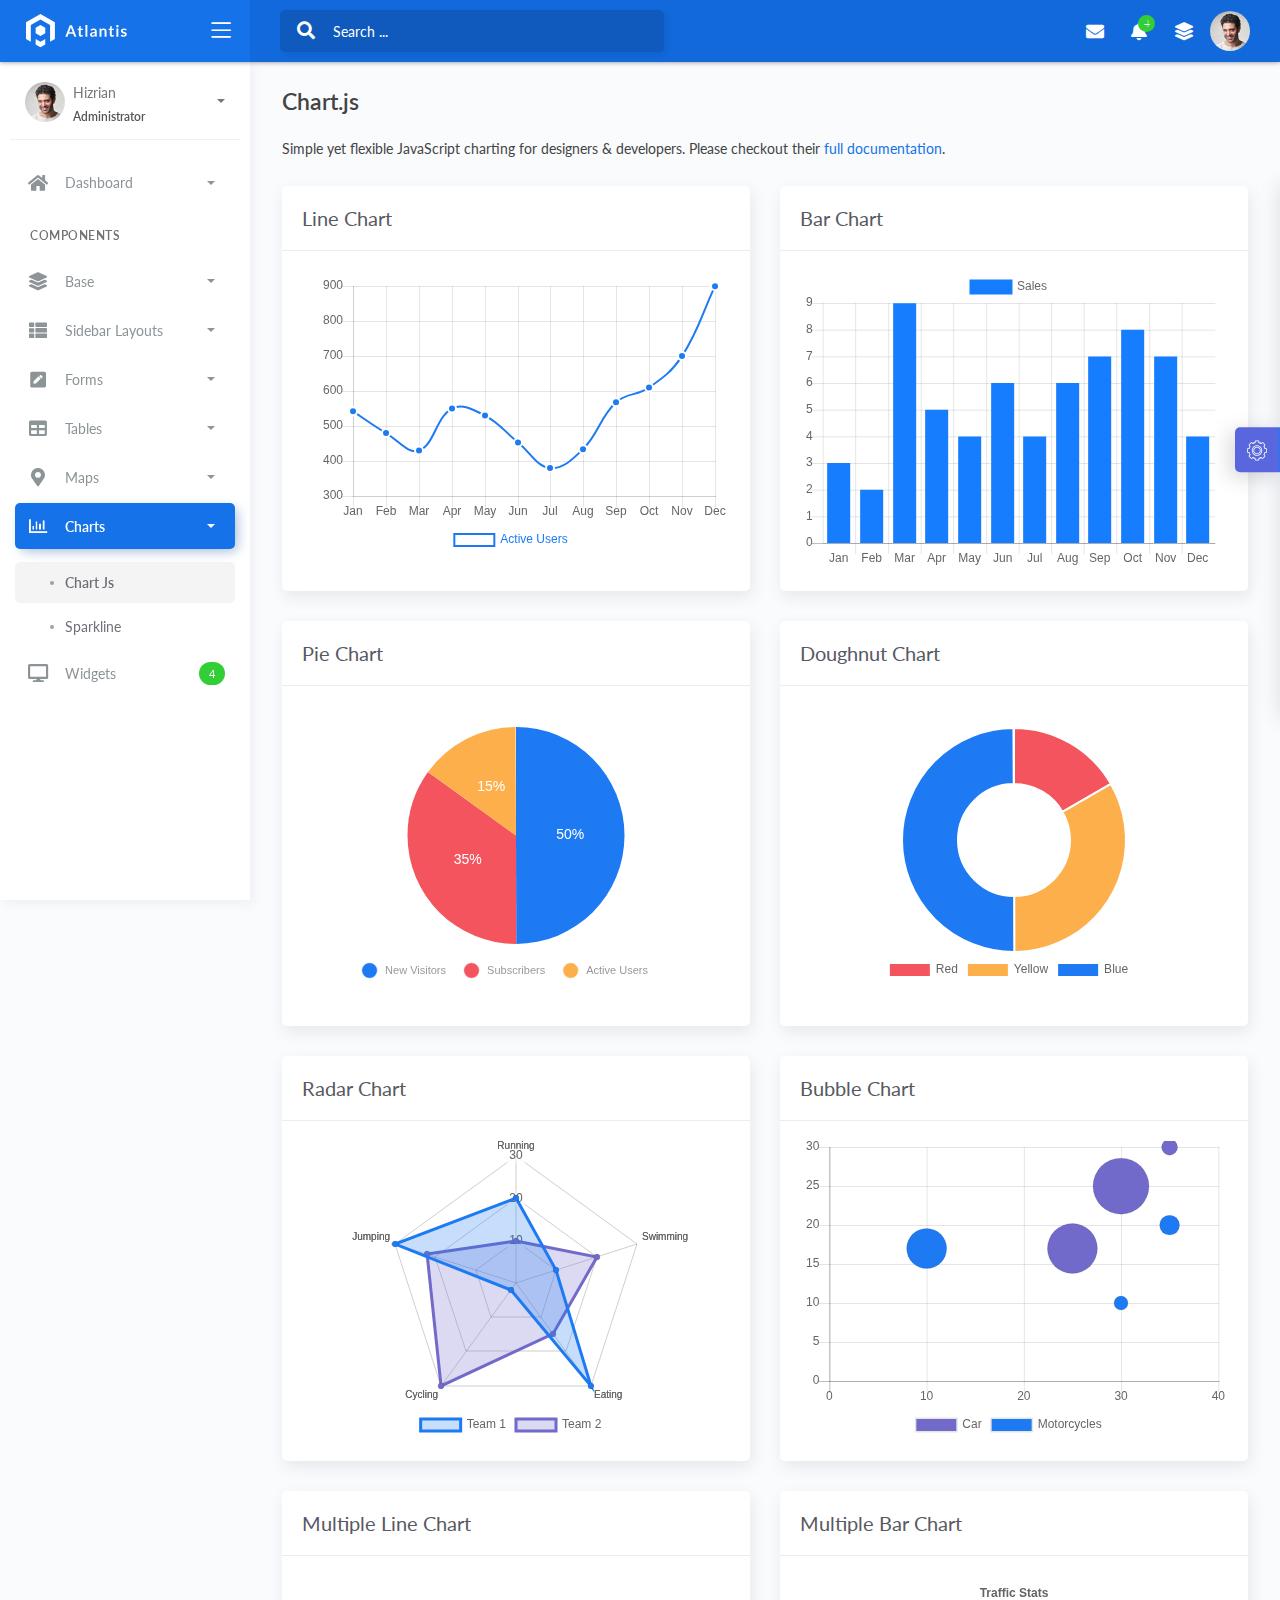
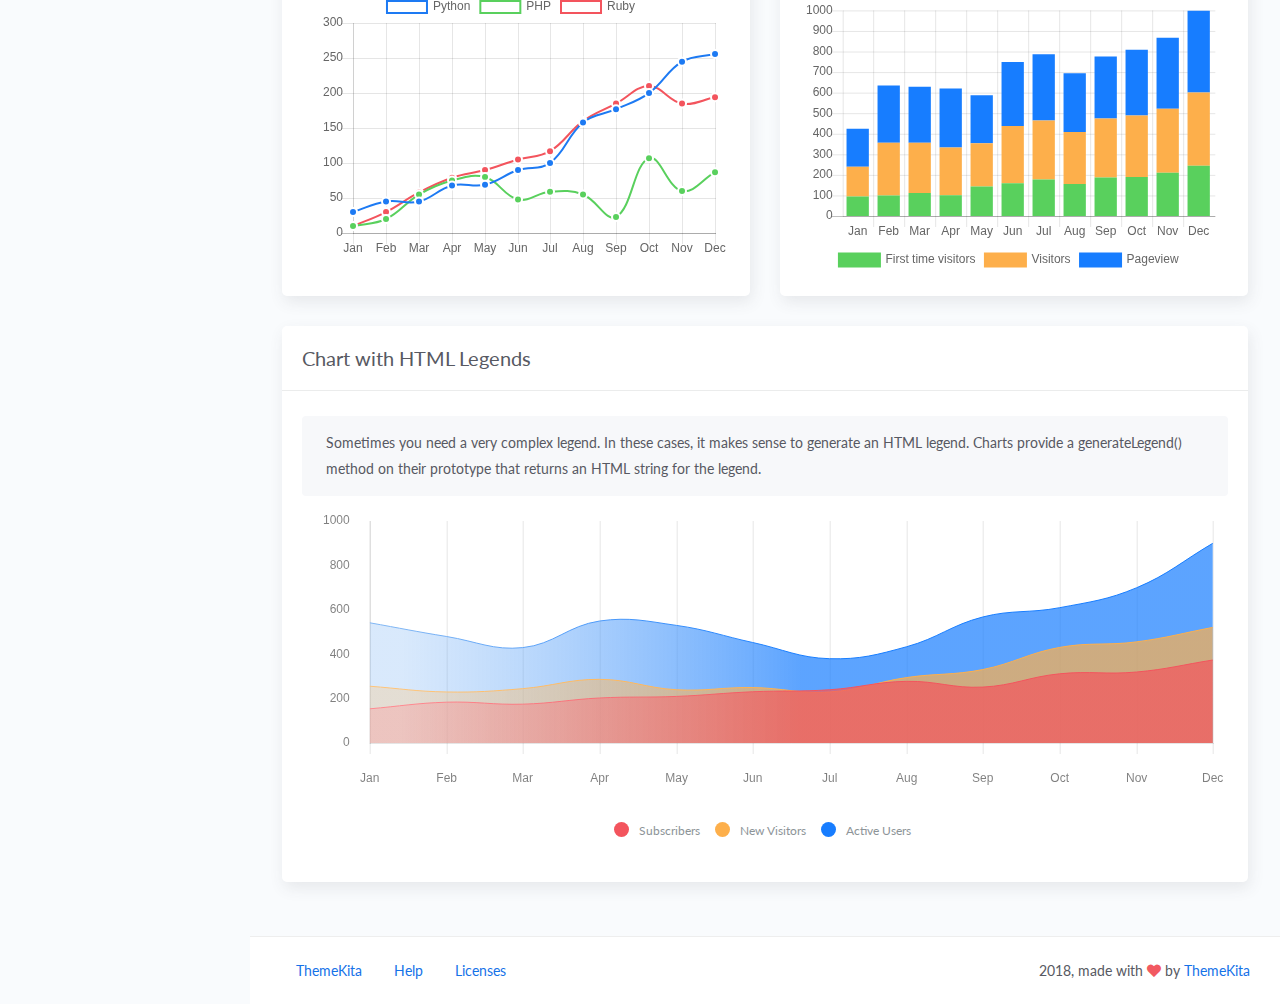
<file: demo1/charts/charts.html>
<!DOCTYPE html>
<html lang="en">
<head>
	<meta http-equiv="X-UA-Compatible" content="IE=edge" />
	<title>Atlantis Lite - Bootstrap 4 Admin Dashboard</title>
	<meta content='width=device-width, initial-scale=1.0, shrink-to-fit=no' name='viewport' />
	<link rel="icon" href="../../assets/img/icon.ico" type="image/x-icon"/>
	
	<!-- Fonts and icons -->
	<script src="../../assets/js/plugin/webfont/webfont.min.js"></script>
	<script>
		WebFont.load({
			google: {"families":["Lato:300,400,700,900"]},
			custom: {"families":["Flaticon", "Font Awesome 5 Solid", "Font Awesome 5 Regular", "Font Awesome 5 Brands", "simple-line-icons"], urls: ['../../assets/css/fonts.min.css']},
			active: function() {
				sessionStorage.fonts = true;
			}
		});
	</script>

	<!-- CSS Files -->
	<link rel="stylesheet" href="../../assets/css/bootstrap.min.css">
	<link rel="stylesheet" href="../../assets/css/atlantis.min.css">
	<!-- CSS Just for demo purpose, don't include it in your project -->
	<link rel="stylesheet" href="../../assets/css/demo.css">
</head>
<body>
	<div class="wrapper">
		<div class="main-header">
			<!-- Logo Header -->
			<div class="logo-header" data-background-color="blue">
				
				<a href="../index.html" class="logo">
					<img src="../../assets/img/logo.svg" alt="navbar brand" class="navbar-brand">
				</a>
				<button class="navbar-toggler sidenav-toggler ml-auto" type="button" data-toggle="collapse" data-target="collapse" aria-expanded="false" aria-label="Toggle navigation">
					<span class="navbar-toggler-icon">
						<i class="icon-menu"></i>
					</span>
				</button>
				<button class="topbar-toggler more"><i class="icon-options-vertical"></i></button>
				<div class="nav-toggle">
					<button class="btn btn-toggle toggle-sidebar">
						<i class="icon-menu"></i>
					</button>
				</div>
			</div>
			<!-- End Logo Header -->

			<!-- Navbar Header -->
			<nav class="navbar navbar-header navbar-expand-lg" data-background-color="blue2">
				
				<div class="container-fluid">
					<div class="collapse" id="search-nav">
						<form class="navbar-left navbar-form nav-search mr-md-3">
							<div class="input-group">
								<div class="input-group-prepend">
									<button type="submit" class="btn btn-search pr-1">
										<i class="fa fa-search search-icon"></i>
									</button>
								</div>
								<input type="text" placeholder="Search ..." class="form-control">
							</div>
						</form>
					</div>
					<ul class="navbar-nav topbar-nav ml-md-auto align-items-center">
						<li class="nav-item toggle-nav-search hidden-caret">
							<a class="nav-link" data-toggle="collapse" href="#search-nav" role="button" aria-expanded="false" aria-controls="search-nav">
								<i class="fa fa-search"></i>
							</a>
						</li>
						<li class="nav-item dropdown hidden-caret">
							<a class="nav-link dropdown-toggle" href="#" id="messageDropdown" role="button" data-toggle="dropdown" aria-haspopup="true" aria-expanded="false">
								<i class="fa fa-envelope"></i>
							</a>
							<ul class="dropdown-menu messages-notif-box animated fadeIn" aria-labelledby="messageDropdown">
								<li>
									<div class="dropdown-title d-flex justify-content-between align-items-center">
										Messages 									
										<a href="#" class="small">Mark all as read</a>
									</div>
								</li>
								<li>
									<div class="message-notif-scroll scrollbar-outer">
										<div class="notif-center">
											<a href="#">
												<div class="notif-img"> 
													<img src="../../assets/img/jm_denis.jpg" alt="Img Profile">
												</div>
												<div class="notif-content">
													<span class="subject">Jimmy Denis</span>
													<span class="block">
														How are you ?
													</span>
													<span class="time">5 minutes ago</span> 
												</div>
											</a>
											<a href="#">
												<div class="notif-img"> 
													<img src="../../assets/img/chadengle.jpg" alt="Img Profile">
												</div>
												<div class="notif-content">
													<span class="subject">Chad</span>
													<span class="block">
														Ok, Thanks !
													</span>
													<span class="time">12 minutes ago</span> 
												</div>
											</a>
											<a href="#">
												<div class="notif-img"> 
													<img src="../../assets/img/mlane.jpg" alt="Img Profile">
												</div>
												<div class="notif-content">
													<span class="subject">Jhon Doe</span>
													<span class="block">
														Ready for the meeting today...
													</span>
													<span class="time">12 minutes ago</span> 
												</div>
											</a>
											<a href="#">
												<div class="notif-img"> 
													<img src="../../assets/img/talha.jpg" alt="Img Profile">
												</div>
												<div class="notif-content">
													<span class="subject">Talha</span>
													<span class="block">
														Hi, Apa Kabar ?
													</span>
													<span class="time">17 minutes ago</span> 
												</div>
											</a>
										</div>
									</div>
								</li>
								<li>
									<a class="see-all" href="javascript:void(0);">See all messages<i class="fa fa-angle-right"></i> </a>
								</li>
							</ul>
						</li>
						<li class="nav-item dropdown hidden-caret">
							<a class="nav-link dropdown-toggle" href="#" id="notifDropdown" role="button" data-toggle="dropdown" aria-haspopup="true" aria-expanded="false">
								<i class="fa fa-bell"></i>
								<span class="notification">4</span>
							</a>
							<ul class="dropdown-menu notif-box animated fadeIn" aria-labelledby="notifDropdown">
								<li>
									<div class="dropdown-title">You have 4 new notification</div>
								</li>
								<li>
									<div class="notif-center">
										<a href="#">
											<div class="notif-icon notif-primary"> <i class="fa fa-user-plus"></i> </div>
											<div class="notif-content">
												<span class="block">
													New user registered
												</span>
												<span class="time">5 minutes ago</span> 
											</div>
										</a>
										<a href="#">
											<div class="notif-icon notif-success"> <i class="fa fa-comment"></i> </div>
											<div class="notif-content">
												<span class="block">
													Rahmad commented on Admin
												</span>
												<span class="time">12 minutes ago</span> 
											</div>
										</a>
										<a href="#">
											<div class="notif-img"> 
												<img src="../../assets/img/profile2.jpg" alt="Img Profile">
											</div>
											<div class="notif-content">
												<span class="block">
													Reza send messages to you
												</span>
												<span class="time">12 minutes ago</span> 
											</div>
										</a>
										<a href="#">
											<div class="notif-icon notif-danger"> <i class="fa fa-heart"></i> </div>
											<div class="notif-content">
												<span class="block">
													Farrah liked Admin
												</span>
												<span class="time">17 minutes ago</span> 
											</div>
										</a>
									</div>
								</li>
								<li>
									<a class="see-all" href="javascript:void(0);">See all notifications<i class="fa fa-angle-right"></i> </a>
								</li>
							</ul>
						</li>
						<li class="nav-item dropdown hidden-caret">
							<a class="nav-link" data-toggle="dropdown" href="#" aria-expanded="false">
								<i class="fas fa-layer-group"></i>
							</a>
							<div class="dropdown-menu quick-actions quick-actions-info animated fadeIn">
								<div class="quick-actions-header">
									<span class="title mb-1">Quick Actions</span>
									<span class="subtitle op-8">Shortcuts</span>
								</div>
								<div class="quick-actions-scroll scrollbar-outer">
									<div class="quick-actions-items">
										<div class="row m-0">
											<a class="col-6 col-md-4 p-0" href="#">
												<div class="quick-actions-item">
													<i class="flaticon-file-1"></i>
													<span class="text">Generated Report</span>
												</div>
											</a>
											<a class="col-6 col-md-4 p-0" href="#">
												<div class="quick-actions-item">
													<i class="flaticon-database"></i>
													<span class="text">Create New Database</span>
												</div>
											</a>
											<a class="col-6 col-md-4 p-0" href="#">
												<div class="quick-actions-item">
													<i class="flaticon-pen"></i>
													<span class="text">Create New Post</span>
												</div>
											</a>
											<a class="col-6 col-md-4 p-0" href="#">
												<div class="quick-actions-item">
													<i class="flaticon-interface-1"></i>
													<span class="text">Create New Task</span>
												</div>
											</a>
											<a class="col-6 col-md-4 p-0" href="#">
												<div class="quick-actions-item">
													<i class="flaticon-list"></i>
													<span class="text">Completed Tasks</span>
												</div>
											</a>
											<a class="col-6 col-md-4 p-0" href="#">
												<div class="quick-actions-item">
													<i class="flaticon-file"></i>
													<span class="text">Create New Invoice</span>
												</div>
											</a>
										</div>
									</div>
								</div>
							</div>
						</li>
						<li class="nav-item dropdown hidden-caret">
							<a class="dropdown-toggle profile-pic" data-toggle="dropdown" href="#" aria-expanded="false">
								<div class="avatar-sm">
									<img src="../../assets/img/profile.jpg" alt="..." class="avatar-img rounded-circle">
								</div>
							</a>
							<ul class="dropdown-menu dropdown-user animated fadeIn">
								<div class="dropdown-user-scroll scrollbar-outer">
									<li>
										<div class="user-box">
											<div class="avatar-lg"><img src="../../assets/img/profile.jpg" alt="image profile" class="avatar-img rounded"></div>
											<div class="u-text">
												<h4>Hizrian</h4>
												<p class="text-muted">hello@example.com</p><a href="profile.html" class="btn btn-xs btn-secondary btn-sm">View Profile</a>
											</div>
										</div>
									</li>
									<li>
										<div class="dropdown-divider"></div>
										<a class="dropdown-item" href="#">My Profile</a>
										<a class="dropdown-item" href="#">My Balance</a>
										<a class="dropdown-item" href="#">Inbox</a>
										<div class="dropdown-divider"></div>
										<a class="dropdown-item" href="#">Account Setting</a>
										<div class="dropdown-divider"></div>
										<a class="dropdown-item" href="#">Logout</a>
									</li>
								</div>
							</ul>
						</li>
					</ul>
				</div>
			</nav>
			<!-- End Navbar -->
		</div>
		<!-- Sidebar -->
		<div class="sidebar sidebar-style-2">
			
			<div class="sidebar-wrapper scrollbar scrollbar-inner">
				<div class="sidebar-content">
					<div class="user">
						<div class="avatar-sm float-left mr-2">
							<img src="../../assets/img/profile.jpg" alt="..." class="avatar-img rounded-circle">
						</div>
						<div class="info">
							<a data-toggle="collapse" href="#collapseExample" aria-expanded="true">
								<span>
									Hizrian
									<span class="user-level">Administrator</span>
									<span class="caret"></span>
								</span>
							</a>
							<div class="clearfix"></div>

							<div class="collapse in" id="collapseExample">
								<ul class="nav">
									<li>
										<a href="#profile">
											<span class="link-collapse">My Profile</span>
										</a>
									</li>
									<li>
										<a href="#edit">
											<span class="link-collapse">Edit Profile</span>
										</a>
									</li>
									<li>
										<a href="#settings">
											<span class="link-collapse">Settings</span>
										</a>
									</li>
								</ul>
							</div>
						</div>
					</div>
					<ul class="nav nav-primary">
						<li class="nav-item">
							<a data-toggle="collapse" href="#dashboard" class="collapsed" aria-expanded="false">
								<i class="fas fa-home"></i>
								<p>Dashboard</p>
								<span class="caret"></span>
							</a>
							<div class="collapse" id="dashboard">
								<ul class="nav nav-collapse">
									<li>
										<a href="../../demo1/index.html">
											<span class="sub-item">Dashboard 1</span>
										</a>
									</li>
									<li>
										<a href="../../demo2/index.html">
											<span class="sub-item">Dashboard 2</span>
										</a>
									</li>
								</ul>
							</div>
						</li>
						<li class="nav-section">
							<span class="sidebar-mini-icon">
								<i class="fa fa-ellipsis-h"></i>
							</span>
							<h4 class="text-section">Components</h4>
						</li>
						<li class="nav-item">
							<a data-toggle="collapse" href="#base">
								<i class="fas fa-layer-group"></i>
								<p>Base</p>
								<span class="caret"></span>
							</a>
							<div class="collapse" id="base">
								<ul class="nav nav-collapse">
									<li>
										<a href="../components/avatars.html">
											<span class="sub-item">Avatars</span>
										</a>
									</li>
									<li>
										<a href="../components/buttons.html">
											<span class="sub-item">Buttons</span>
										</a>
									</li>
									<li>
										<a href="../components/gridsystem.html">
											<span class="sub-item">Grid System</span>
										</a>
									</li>
									<li>
										<a href="../components/panels.html">
											<span class="sub-item">Panels</span>
										</a>
									</li>
									<li>
										<a href="../components/notifications.html">
											<span class="sub-item">Notifications</span>
										</a>
									</li>
									<li>
										<a href="../components/sweetalert.html">
											<span class="sub-item">Sweet Alert</span>
										</a>
									</li>
									<li>
										<a href="../components/font-awesome-icons.html">
											<span class="sub-item">Font Awesome Icons</span>
										</a>
									</li>
									<li>
										<a href="../components/simple-line-icons.html">
											<span class="sub-item">Simple Line Icons</span>
										</a>
									</li>
									<li>
										<a href="../components/flaticons.html">
											<span class="sub-item">Flaticons</span>
										</a>
									</li>
									<li>
										<a href="../components/typography.html">
											<span class="sub-item">Typography</span>
										</a>
									</li>
								</ul>
							</div>
						</li>
						<li class="nav-item">
							<a data-toggle="collapse" href="#sidebarLayouts">
								<i class="fas fa-th-list"></i>
								<p>Sidebar Layouts</p>
								<span class="caret"></span>
							</a>
							<div class="collapse" id="sidebarLayouts">
								<ul class="nav nav-collapse">
									<li>
										<a href="../sidebar-style-1.html">
											<span class="sub-item">Sidebar Style 1</span>
										</a>
									</li>
									<li>
										<a href="../overlay-sidebar.html">
											<span class="sub-item">Overlay Sidebar</span>
										</a>
									</li>
									<li>
										<a href="../compact-sidebar.html">
											<span class="sub-item">Compact Sidebar</span>
										</a>
									</li>
									<li>
										<a href="../static-sidebar.html">
											<span class="sub-item">Static Sidebar</span>
										</a>
									</li>
									<li>
										<a href="../icon-menu.html">
											<span class="sub-item">Icon Menu</span>
										</a>
									</li>
								</ul>
							</div>
						</li>
						<li class="nav-item">
							<a data-toggle="collapse" href="#forms">
								<i class="fas fa-pen-square"></i>
								<p>Forms</p>
								<span class="caret"></span>
							</a>
							<div class="collapse" id="forms">
								<ul class="nav nav-collapse">
									<li>
										<a href="../forms/forms.html">
											<span class="sub-item">Basic Form</span>
										</a>
									</li>
								</ul>
							</div>
						</li>
						<li class="nav-item">
							<a data-toggle="collapse" href="#tables">
								<i class="fas fa-table"></i>
								<p>Tables</p>
								<span class="caret"></span>
							</a>
							<div class="collapse" id="tables">
								<ul class="nav nav-collapse">
									<li>
										<a href="../tables/tables.html">
											<span class="sub-item">Basic Table</span>
										</a>
									</li>
									<li>
										<a href="../tables/datatables.html">
											<span class="sub-item">Datatables</span>
										</a>
									</li>
								</ul>
							</div>
						</li>
						<li class="nav-item">
							<a data-toggle="collapse" href="#maps">
								<i class="fas fa-map-marker-alt"></i>
								<p>Maps</p>
								<span class="caret"></span>
							</a>
							<div class="collapse" id="maps">
								<ul class="nav nav-collapse">
									<li>
										<a href="../maps/jqvmap.html">
											<span class="sub-item">JQVMap</span>
										</a>
									</li>
								</ul>
							</div>
						</li>
						<li class="nav-item active submenu">
							<a data-toggle="collapse" href="#charts">
								<i class="far fa-chart-bar"></i>
								<p>Charts</p>
								<span class="caret"></span>
							</a>
							<div class="collapse show" id="charts">
								<ul class="nav nav-collapse">
									<li class="active">
										<a href="../charts/charts.html">
											<span class="sub-item">Chart Js</span>
										</a>
									</li>
									<li>
										<a href="../charts/sparkline.html">
											<span class="sub-item">Sparkline</span>
										</a>
									</li>
								</ul>
							</div>
						</li>
						<li class="nav-item">
							<a href="../widgets.html">
								<i class="fas fa-desktop"></i>
								<p>Widgets</p>
								<span class="badge badge-success">4</span>
							</a>
						</li>
					</ul>
				</div>
			</div>
		</div>
		<div class="main-panel">
			<div class="content">
				<div class="page-inner">
					<h4 class="page-title">Chart.js</h4>
					<div class="page-category">Simple yet flexible JavaScript charting for designers & developers. Please checkout their <a href="https://www.chartjs.org/" target="_blank">full documentation</a>.</div>
					<div class="row">
						<div class="col-md-6">
							<div class="card">
								<div class="card-header">
									<div class="card-title">Line Chart</div>
								</div>
								<div class="card-body">
									<div class="chart-container">
										<canvas id="lineChart"></canvas>
									</div>
								</div>
							</div>
						</div>
						<div class="col-md-6">
							<div class="card">
								<div class="card-header">
									<div class="card-title">Bar Chart</div>
								</div>
								<div class="card-body">
									<div class="chart-container">
										<canvas id="barChart"></canvas>
									</div>
								</div>
							</div>
						</div>
						<div class="col-md-6">
							<div class="card">
								<div class="card-header">
									<div class="card-title">Pie Chart</div>
								</div>
								<div class="card-body">
									<div class="chart-container">
										<canvas id="pieChart" style="width: 50%; height: 50%"></canvas>
									</div>
								</div>
							</div>
						</div>
						<div class="col-md-6">
							<div class="card">
								<div class="card-header">
									<div class="card-title">Doughnut Chart</div>
								</div>
								<div class="card-body">
									<div class="chart-container">
										<canvas id="doughnutChart" style="width: 50%; height: 50%"></canvas>
									</div>
								</div>
							</div>
						</div>
						<div class="col-md-6">
							<div class="card">
								<div class="card-header">
									<div class="card-title">Radar Chart</div>
								</div>
								<div class="card-body">
									<div class="chart-container">
										<canvas id="radarChart"></canvas>
									</div>
								</div>
							</div>
						</div>
						<div class="col-md-6">
							<div class="card">
								<div class="card-header">
									<div class="card-title">Bubble Chart</div>
								</div>
								<div class="card-body">
									<div class="chart-container">
										<canvas id="bubbleChart"></canvas>
									</div>
								</div>
							</div>
						</div>
						<div class="col-md-6">
							<div class="card">
								<div class="card-header">
									<div class="card-title">Multiple Line Chart</div>
								</div>
								<div class="card-body">
									<div class="chart-container">
										<canvas id="multipleLineChart"></canvas>
									</div>
								</div>
							</div>
						</div>
						<div class="col-md-6">
							<div class="card">
								<div class="card-header">
									<div class="card-title">Multiple Bar Chart</div>
								</div>
								<div class="card-body">
									<div class="chart-container">
										<canvas id="multipleBarChart"></canvas>
									</div>
								</div>
							</div>
						</div>
						<div class="col-md-12">
							<div class="card">
								<div class="card-header">
									<div class="card-title">Chart with HTML Legends</div>
								</div>
								<div class="card-body">
									<div class="card-sub">
										Sometimes you need a very complex legend. In these cases, it makes sense to generate an HTML legend. Charts provide a generateLegend() method on their prototype that returns an HTML string for the legend.
									</div>
									<div class="chart-container">
										<canvas id="htmlLegendsChart"></canvas>
									</div>
									<div id="myChartLegend"></div>
								</div>
							</div>
						</div>
					</div>
				</div>
			</div>
			<footer class="footer">
				<div class="container-fluid">
					<nav class="pull-left">
						<ul class="nav">
							<li class="nav-item">
								<a class="nav-link" href="https://www.themekita.com">
									ThemeKita
								</a>
							</li>
							<li class="nav-item">
								<a class="nav-link" href="#">
									Help
								</a>
							</li>
							<li class="nav-item">
								<a class="nav-link" href="#">
									Licenses
								</a>
							</li>
						</ul>
					</nav>
					<div class="copyright ml-auto">
						2018, made with <i class="fa fa-heart heart text-danger"></i> by <a href="https://www.themekita.com">ThemeKita</a>
					</div>				
				</div>
			</footer>
		</div>
		
		<!-- Custom template | don't include it in your project! -->
		<div class="custom-template">
			<div class="title">Settings</div>
			<div class="custom-content">
				<div class="switcher">
					<div class="switch-block">
						<h4>Logo Header</h4>
						<div class="btnSwitch">
							<button type="button" class="changeLogoHeaderColor" data-color="dark"></button>
							<button type="button" class="selected changeLogoHeaderColor" data-color="blue"></button>
							<button type="button" class="changeLogoHeaderColor" data-color="purple"></button>
							<button type="button" class="changeLogoHeaderColor" data-color="light-blue"></button>
							<button type="button" class="changeLogoHeaderColor" data-color="green"></button>
							<button type="button" class="changeLogoHeaderColor" data-color="orange"></button>
							<button type="button" class="changeLogoHeaderColor" data-color="red"></button>
							<button type="button" class="changeLogoHeaderColor" data-color="white"></button>
							<br/>
							<button type="button" class="changeLogoHeaderColor" data-color="dark2"></button>
							<button type="button" class="changeLogoHeaderColor" data-color="blue2"></button>
							<button type="button" class="changeLogoHeaderColor" data-color="purple2"></button>
							<button type="button" class="changeLogoHeaderColor" data-color="light-blue2"></button>
							<button type="button" class="changeLogoHeaderColor" data-color="green2"></button>
							<button type="button" class="changeLogoHeaderColor" data-color="orange2"></button>
							<button type="button" class="changeLogoHeaderColor" data-color="red2"></button>
						</div>
					</div>
					<div class="switch-block">
						<h4>Navbar Header</h4>
						<div class="btnSwitch">
							<button type="button" class="changeTopBarColor" data-color="dark"></button>
							<button type="button" class="changeTopBarColor" data-color="blue"></button>
							<button type="button" class="changeTopBarColor" data-color="purple"></button>
							<button type="button" class="changeTopBarColor" data-color="light-blue"></button>
							<button type="button" class="changeTopBarColor" data-color="green"></button>
							<button type="button" class="changeTopBarColor" data-color="orange"></button>
							<button type="button" class="changeTopBarColor" data-color="red"></button>
							<button type="button" class="changeTopBarColor" data-color="white"></button>
							<br/>
							<button type="button" class="changeTopBarColor" data-color="dark2"></button>
							<button type="button" class="selected changeTopBarColor" data-color="blue2"></button>
							<button type="button" class="changeTopBarColor" data-color="purple2"></button>
							<button type="button" class="changeTopBarColor" data-color="light-blue2"></button>
							<button type="button" class="changeTopBarColor" data-color="green2"></button>
							<button type="button" class="changeTopBarColor" data-color="orange2"></button>
							<button type="button" class="changeTopBarColor" data-color="red2"></button>
						</div>
					</div>
					<div class="switch-block">
						<h4>Sidebar</h4>
						<div class="btnSwitch">
							<button type="button" class="selected changeSideBarColor" data-color="white"></button>
							<button type="button" class="changeSideBarColor" data-color="dark"></button>
							<button type="button" class="changeSideBarColor" data-color="dark2"></button>
						</div>
					</div>
					<div class="switch-block">
						<h4>Background</h4>
						<div class="btnSwitch">
							<button type="button" class="changeBackgroundColor" data-color="bg2"></button>
							<button type="button" class="changeBackgroundColor selected" data-color="bg1"></button>
							<button type="button" class="changeBackgroundColor" data-color="bg3"></button>
							<button type="button" class="changeBackgroundColor" data-color="dark"></button>
						</div>
					</div>
				</div>
			</div>
			<div class="custom-toggle">
				<i class="flaticon-settings"></i>
			</div>
		</div>
		<!-- End Custom template -->
	</div>
	<!--   Core JS Files   -->
	<script src="../../assets/js/core/jquery.3.2.1.min.js"></script>
	<script src="../../assets/js/core/popper.min.js"></script>
	<script src="../../assets/js/core/bootstrap.min.js"></script>
	<!-- jQuery UI -->
	<script src="../../assets/js/plugin/jquery-ui-1.12.1.custom/jquery-ui.min.js"></script>
	<script src="../../assets/js/plugin/jquery-ui-touch-punch/jquery.ui.touch-punch.min.js"></script>
	<!-- Chart JS -->
	<script src="../../assets/js/plugin/chart.js/chart.min.js"></script>
	
	<!-- jQuery Scrollbar -->
	<script src="../../assets/js/plugin/jquery-scrollbar/jquery.scrollbar.min.js"></script>
	<!-- Atlantis JS -->
	<script src="../../assets/js/atlantis.min.js"></script>
	<!-- Atlantis DEMO methods, don't include it in your project! -->
	<script src="../../assets/js/setting-demo2.js"></script>
	<script>
		var lineChart = document.getElementById('lineChart').getContext('2d'),
		barChart = document.getElementById('barChart').getContext('2d'),
		pieChart = document.getElementById('pieChart').getContext('2d'),
		doughnutChart = document.getElementById('doughnutChart').getContext('2d'),
		radarChart = document.getElementById('radarChart').getContext('2d'),
		bubbleChart = document.getElementById('bubbleChart').getContext('2d'),
		multipleLineChart = document.getElementById('multipleLineChart').getContext('2d'),
		multipleBarChart = document.getElementById('multipleBarChart').getContext('2d'),
		htmlLegendsChart = document.getElementById('htmlLegendsChart').getContext('2d');

		var myLineChart = new Chart(lineChart, {
			type: 'line',
			data: {
				labels: ["Jan", "Feb", "Mar", "Apr", "May", "Jun", "Jul", "Aug", "Sep", "Oct", "Nov", "Dec"],
				datasets: [{
					label: "Active Users",
					borderColor: "#1d7af3",
					pointBorderColor: "#FFF",
					pointBackgroundColor: "#1d7af3",
					pointBorderWidth: 2,
					pointHoverRadius: 4,
					pointHoverBorderWidth: 1,
					pointRadius: 4,
					backgroundColor: 'transparent',
					fill: true,
					borderWidth: 2,
					data: [542, 480, 430, 550, 530, 453, 380, 434, 568, 610, 700, 900]
				}]
			},
			options : {
				responsive: true, 
				maintainAspectRatio: false,
				legend: {
					position: 'bottom',
					labels : {
						padding: 10,
						fontColor: '#1d7af3',
					}
				},
				tooltips: {
					bodySpacing: 4,
					mode:"nearest",
					intersect: 0,
					position:"nearest",
					xPadding:10,
					yPadding:10,
					caretPadding:10
				},
				layout:{
					padding:{left:15,right:15,top:15,bottom:15}
				}
			}
		});

		var myBarChart = new Chart(barChart, {
			type: 'bar',
			data: {
				labels: ["Jan", "Feb", "Mar", "Apr", "May", "Jun", "Jul", "Aug", "Sep", "Oct", "Nov", "Dec"],
				datasets : [{
					label: "Sales",
					backgroundColor: 'rgb(23, 125, 255)',
					borderColor: 'rgb(23, 125, 255)',
					data: [3, 2, 9, 5, 4, 6, 4, 6, 7, 8, 7, 4],
				}],
			},
			options: {
				responsive: true, 
				maintainAspectRatio: false,
				scales: {
					yAxes: [{
						ticks: {
							beginAtZero:true
						}
					}]
				},
			}
		});

		var myPieChart = new Chart(pieChart, {
			type: 'pie',
			data: {
				datasets: [{
					data: [50, 35, 15],
					backgroundColor :["#1d7af3","#f3545d","#fdaf4b"],
					borderWidth: 0
				}],
				labels: ['New Visitors', 'Subscribers', 'Active Users'] 
			},
			options : {
				responsive: true, 
				maintainAspectRatio: false,
				legend: {
					position : 'bottom',
					labels : {
						fontColor: 'rgb(154, 154, 154)',
						fontSize: 11,
						usePointStyle : true,
						padding: 20
					}
				},
				pieceLabel: {
					render: 'percentage',
					fontColor: 'white',
					fontSize: 14,
				},
				tooltips: false,
				layout: {
					padding: {
						left: 20,
						right: 20,
						top: 20,
						bottom: 20
					}
				}
			}
		})

		var myDoughnutChart = new Chart(doughnutChart, {
			type: 'doughnut',
			data: {
				datasets: [{
					data: [10, 20, 30],
					backgroundColor: ['#f3545d','#fdaf4b','#1d7af3']
				}],

				labels: [
				'Red',
				'Yellow',
				'Blue'
				]
			},
			options: {
				responsive: true, 
				maintainAspectRatio: false,
				legend : {
					position: 'bottom'
				},
				layout: {
					padding: {
						left: 20,
						right: 20,
						top: 20,
						bottom: 20
					}
				}
			}
		});

		var myRadarChart = new Chart(radarChart, {
			type: 'radar',
			data: {
				labels: ['Running', 'Swimming', 'Eating', 'Cycling', 'Jumping'],
				datasets: [{
					data: [20, 10, 30, 2, 30],
					borderColor: '#1d7af3',
					backgroundColor : 'rgba(29, 122, 243, 0.25)',
					pointBackgroundColor: "#1d7af3",
					pointHoverRadius: 4,
					pointRadius: 3,
					label: 'Team 1'
				}, {
					data: [10, 20, 15, 30, 22],
					borderColor: '#716aca',
					backgroundColor: 'rgba(113, 106, 202, 0.25)',
					pointBackgroundColor: "#716aca",
					pointHoverRadius: 4,
					pointRadius: 3,
					label: 'Team 2'
				},
				]
			},
			options : {
				responsive: true, 
				maintainAspectRatio: false,
				legend : {
					position: 'bottom'
				}
			}
		});

		var myBubbleChart = new Chart(bubbleChart,{
			type: 'bubble',
			data: {
				datasets:[{
					label: "Car", 
					data:[{x:25,y:17,r:25},{x:30,y:25,r:28}, {x:35,y:30,r:8}], 
					backgroundColor:"#716aca"
				},
				{
					label: "Motorcycles", 
					data:[{x:10,y:17,r:20},{x:30,y:10,r:7}, {x:35,y:20,r:10}], 
					backgroundColor:"#1d7af3"
				}],
			},
			options: {
				responsive: true, 
				maintainAspectRatio: false,
				legend: {
					position: 'bottom'
				},
				scales: {
					yAxes: [{
						ticks: {
							beginAtZero:true
						}
					}],
					xAxes: [{
						ticks: {
							beginAtZero:true
						}
					}]
				},
			}
		});

		var myMultipleLineChart = new Chart(multipleLineChart, {
			type: 'line',
			data: {
				labels: ["Jan", "Feb", "Mar", "Apr", "May", "Jun", "Jul", "Aug", "Sep", "Oct", "Nov", "Dec"],
				datasets: [{
					label: "Python",
					borderColor: "#1d7af3",
					pointBorderColor: "#FFF",
					pointBackgroundColor: "#1d7af3",
					pointBorderWidth: 2,
					pointHoverRadius: 4,
					pointHoverBorderWidth: 1,
					pointRadius: 4,
					backgroundColor: 'transparent',
					fill: true,
					borderWidth: 2,
					data: [30, 45, 45, 68, 69, 90, 100, 158, 177, 200, 245, 256]
				},{
					label: "PHP",
					borderColor: "#59d05d",
					pointBorderColor: "#FFF",
					pointBackgroundColor: "#59d05d",
					pointBorderWidth: 2,
					pointHoverRadius: 4,
					pointHoverBorderWidth: 1,
					pointRadius: 4,
					backgroundColor: 'transparent',
					fill: true,
					borderWidth: 2,
					data: [10, 20, 55, 75, 80, 48, 59, 55, 23, 107, 60, 87]
				}, {
					label: "Ruby",
					borderColor: "#f3545d",
					pointBorderColor: "#FFF",
					pointBackgroundColor: "#f3545d",
					pointBorderWidth: 2,
					pointHoverRadius: 4,
					pointHoverBorderWidth: 1,
					pointRadius: 4,
					backgroundColor: 'transparent',
					fill: true,
					borderWidth: 2,
					data: [10, 30, 58, 79, 90, 105, 117, 160, 185, 210, 185, 194]
				}]
			},
			options : {
				responsive: true, 
				maintainAspectRatio: false,
				legend: {
					position: 'top',
				},
				tooltips: {
					bodySpacing: 4,
					mode:"nearest",
					intersect: 0,
					position:"nearest",
					xPadding:10,
					yPadding:10,
					caretPadding:10
				},
				layout:{
					padding:{left:15,right:15,top:15,bottom:15}
				}
			}
		});

		var myMultipleBarChart = new Chart(multipleBarChart, {
			type: 'bar',
			data: {
				labels: ["Jan", "Feb", "Mar", "Apr", "May", "Jun", "Jul", "Aug", "Sep", "Oct", "Nov", "Dec"],
				datasets : [{
					label: "First time visitors",
					backgroundColor: '#59d05d',
					borderColor: '#59d05d',
					data: [95, 100, 112, 101, 144, 159, 178, 156, 188, 190, 210, 245],
				},{
					label: "Visitors",
					backgroundColor: '#fdaf4b',
					borderColor: '#fdaf4b',
					data: [145, 256, 244, 233, 210, 279, 287, 253, 287, 299, 312,356],
				}, {
					label: "Pageview",
					backgroundColor: '#177dff',
					borderColor: '#177dff',
					data: [185, 279, 273, 287, 234, 312, 322, 286, 301, 320, 346, 399],
				}],
			},
			options: {
				responsive: true, 
				maintainAspectRatio: false,
				legend: {
					position : 'bottom'
				},
				title: {
					display: true,
					text: 'Traffic Stats'
				},
				tooltips: {
					mode: 'index',
					intersect: false
				},
				responsive: true,
				scales: {
					xAxes: [{
						stacked: true,
					}],
					yAxes: [{
						stacked: true
					}]
				}
			}
		});

		// Chart with HTML Legends

		var gradientStroke = htmlLegendsChart.createLinearGradient(500, 0, 100, 0);
		gradientStroke.addColorStop(0, '#177dff');
		gradientStroke.addColorStop(1, '#80b6f4');

		var gradientFill = htmlLegendsChart.createLinearGradient(500, 0, 100, 0);
		gradientFill.addColorStop(0, "rgba(23, 125, 255, 0.7)");
		gradientFill.addColorStop(1, "rgba(128, 182, 244, 0.3)");

		var gradientStroke2 = htmlLegendsChart.createLinearGradient(500, 0, 100, 0);
		gradientStroke2.addColorStop(0, '#f3545d');
		gradientStroke2.addColorStop(1, '#ff8990');

		var gradientFill2 = htmlLegendsChart.createLinearGradient(500, 0, 100, 0);
		gradientFill2.addColorStop(0, "rgba(243, 84, 93, 0.7)");
		gradientFill2.addColorStop(1, "rgba(255, 137, 144, 0.3)");

		var gradientStroke3 = htmlLegendsChart.createLinearGradient(500, 0, 100, 0);
		gradientStroke3.addColorStop(0, '#fdaf4b');
		gradientStroke3.addColorStop(1, '#ffc478');

		var gradientFill3 = htmlLegendsChart.createLinearGradient(500, 0, 100, 0);
		gradientFill3.addColorStop(0, "rgba(253, 175, 75, 0.7)");
		gradientFill3.addColorStop(1, "rgba(255, 196, 120, 0.3)");

		var myHtmlLegendsChart = new Chart(htmlLegendsChart, {
			type: 'line',
			data: {
				labels: ["Jan", "Feb", "Mar", "Apr", "May", "Jun", "Jul", "Aug", "Sep", "Oct", "Nov", "Dec"],
				datasets: [ {
					label: "Subscribers",
					borderColor: gradientStroke2,
					pointBackgroundColor: gradientStroke2,
					pointRadius: 0,
					backgroundColor: gradientFill2,
					legendColor: '#f3545d',
					fill: true,
					borderWidth: 1,
					data: [154, 184, 175, 203, 210, 231, 240, 278, 252, 312, 320, 374]
				}, {
					label: "New Visitors",
					borderColor: gradientStroke3,
					pointBackgroundColor: gradientStroke3,
					pointRadius: 0,
					backgroundColor: gradientFill3,
					legendColor: '#fdaf4b',
					fill: true,
					borderWidth: 1,
					data: [256, 230, 245, 287, 240, 250, 230, 295, 331, 431, 456, 521]
				}, {
					label: "Active Users",
					borderColor: gradientStroke,
					pointBackgroundColor: gradientStroke,
					pointRadius: 0,
					backgroundColor: gradientFill,
					legendColor: '#177dff',
					fill: true,
					borderWidth: 1,
					data: [542, 480, 430, 550, 530, 453, 380, 434, 568, 610, 700, 900]
				}]
			},
			options : {
				responsive: true, 
				maintainAspectRatio: false,
				legend: {
					display: false
				},
				tooltips: {
					bodySpacing: 4,
					mode:"nearest",
					intersect: 0,
					position:"nearest",
					xPadding:10,
					yPadding:10,
					caretPadding:10
				},
				layout:{
					padding:{left:15,right:15,top:15,bottom:15}
				},
				scales: {
					yAxes: [{
						ticks: {
							fontColor: "rgba(0,0,0,0.5)",
							fontStyle: "500",
							beginAtZero: false,
							maxTicksLimit: 5,
							padding: 20
						},
						gridLines: {
							drawTicks: false,
							display: false
						}
					}],
					xAxes: [{
						gridLines: {
							zeroLineColor: "transparent"
						},
						ticks: {
							padding: 20,
							fontColor: "rgba(0,0,0,0.5)",
							fontStyle: "500"
						}
					}]
				}, 
				legendCallback: function(chart) { 
					var text = []; 
					text.push('<ul class="' + chart.id + '-legend html-legend">'); 
					for (var i = 0; i < chart.data.datasets.length; i++) { 
						text.push('<li><span style="background-color:' + chart.data.datasets[i].legendColor + '"></span>'); 
						if (chart.data.datasets[i].label) { 
							text.push(chart.data.datasets[i].label); 
						} 
						text.push('</li>'); 
					} 
					text.push('</ul>'); 
					return text.join(''); 
				}  
			}
		});

		var myLegendContainer = document.getElementById("myChartLegend");

		// generate HTML legend
		myLegendContainer.innerHTML = myHtmlLegendsChart.generateLegend();

		// bind onClick event to all LI-tags of the legend
		var legendItems = myLegendContainer.getElementsByTagName('li');
		for (var i = 0; i < legendItems.length; i += 1) {
			legendItems[i].addEventListener("click", legendClickCallback, false);
		}

	</script>


</body>
</html>
</file>
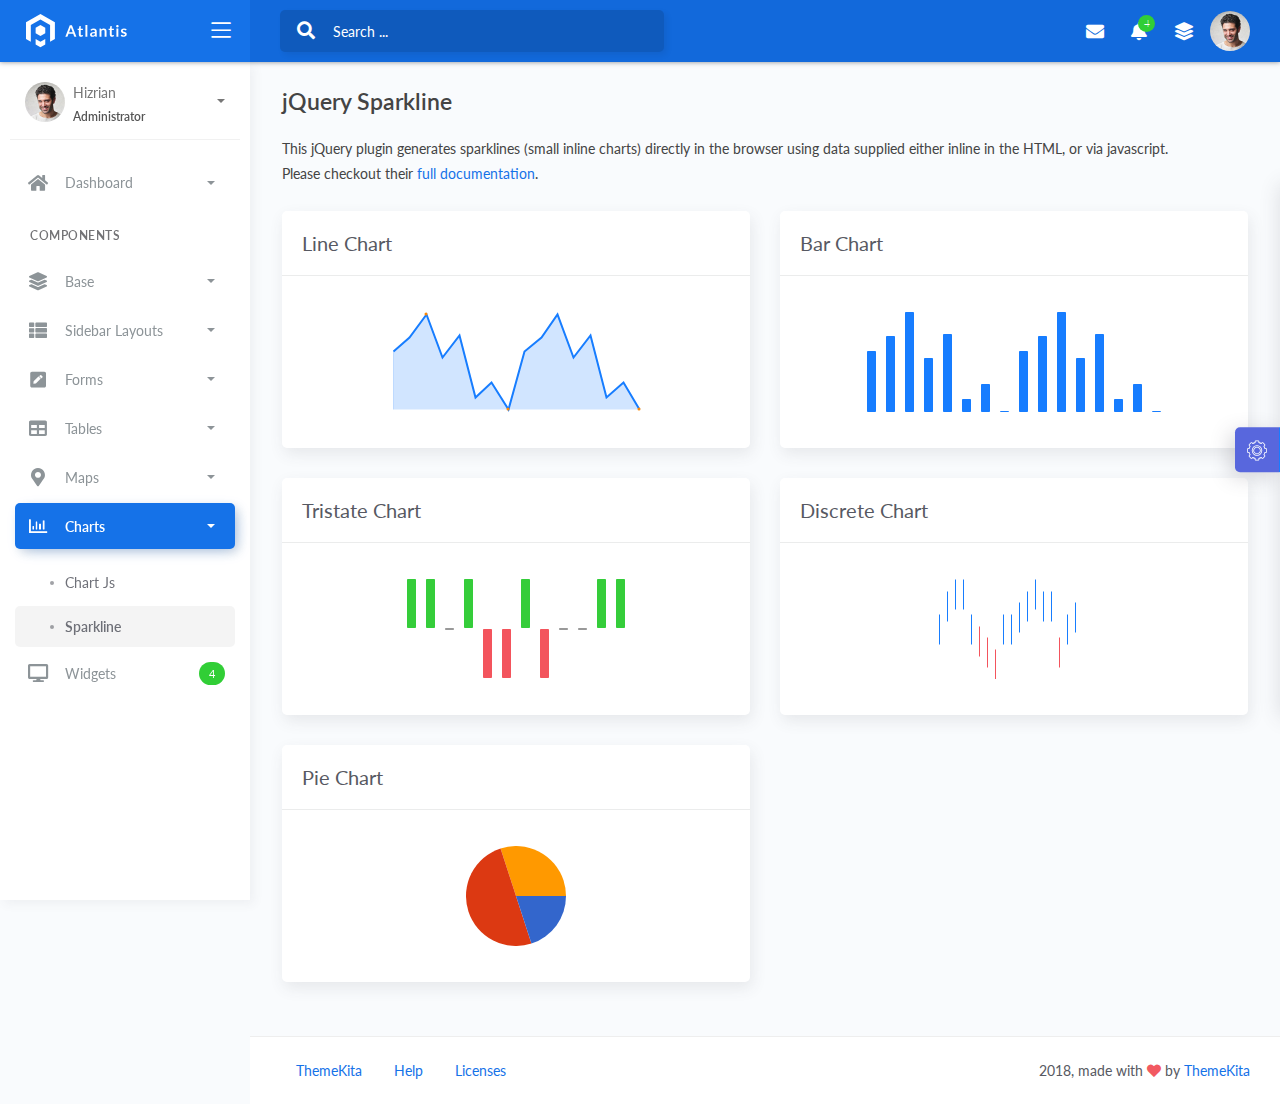
<file: demo1/charts/sparkline.html>
<!DOCTYPE html>
<html lang="en">
<head>
	<meta http-equiv="X-UA-Compatible" content="IE=edge" />
	<title>Atlantis Lite - Bootstrap 4 Admin Dashboard</title>
	<meta content='width=device-width, initial-scale=1.0, shrink-to-fit=no' name='viewport' />
	<link rel="icon" href="../../assets/img/icon.ico" type="image/x-icon"/>
	
	<!-- Fonts and icons -->
	<script src="../../assets/js/plugin/webfont/webfont.min.js"></script>
	<script>
		WebFont.load({
			google: {"families":["Lato:300,400,700,900"]},
			custom: {"families":["Flaticon", "Font Awesome 5 Solid", "Font Awesome 5 Regular", "Font Awesome 5 Brands", "simple-line-icons"], urls: ['../../assets/css/fonts.min.css']},
			active: function() {
				sessionStorage.fonts = true;
			}
		});
	</script>

	<!-- CSS Files -->
	<link rel="stylesheet" href="../../assets/css/bootstrap.min.css">
	<link rel="stylesheet" href="../../assets/css/atlantis.min.css">
	<!-- CSS Just for demo purpose, don't include it in your project -->
	<link rel="stylesheet" href="../../assets/css/demo.css">
</head>
<body>
	<div class="wrapper">
		<div class="main-header">
			<!-- Logo Header -->
			<div class="logo-header" data-background-color="blue">
				
				<a href="../index.html" class="logo">
					<img src="../../assets/img/logo.svg" alt="navbar brand" class="navbar-brand">
				</a>
				<button class="navbar-toggler sidenav-toggler ml-auto" type="button" data-toggle="collapse" data-target="collapse" aria-expanded="false" aria-label="Toggle navigation">
					<span class="navbar-toggler-icon">
						<i class="icon-menu"></i>
					</span>
				</button>
				<button class="topbar-toggler more"><i class="icon-options-vertical"></i></button>
				<div class="nav-toggle">
					<button class="btn btn-toggle toggle-sidebar">
						<i class="icon-menu"></i>
					</button>
				</div>
			</div>
			<!-- End Logo Header -->

			<!-- Navbar Header -->
			<nav class="navbar navbar-header navbar-expand-lg" data-background-color="blue2">
				
				<div class="container-fluid">
					<div class="collapse" id="search-nav">
						<form class="navbar-left navbar-form nav-search mr-md-3">
							<div class="input-group">
								<div class="input-group-prepend">
									<button type="submit" class="btn btn-search pr-1">
										<i class="fa fa-search search-icon"></i>
									</button>
								</div>
								<input type="text" placeholder="Search ..." class="form-control">
							</div>
						</form>
					</div>
					<ul class="navbar-nav topbar-nav ml-md-auto align-items-center">
						<li class="nav-item toggle-nav-search hidden-caret">
							<a class="nav-link" data-toggle="collapse" href="#search-nav" role="button" aria-expanded="false" aria-controls="search-nav">
								<i class="fa fa-search"></i>
							</a>
						</li>
						<li class="nav-item dropdown hidden-caret">
							<a class="nav-link dropdown-toggle" href="#" id="messageDropdown" role="button" data-toggle="dropdown" aria-haspopup="true" aria-expanded="false">
								<i class="fa fa-envelope"></i>
							</a>
							<ul class="dropdown-menu messages-notif-box animated fadeIn" aria-labelledby="messageDropdown">
								<li>
									<div class="dropdown-title d-flex justify-content-between align-items-center">
										Messages 									
										<a href="#" class="small">Mark all as read</a>
									</div>
								</li>
								<li>
									<div class="message-notif-scroll scrollbar-outer">
										<div class="notif-center">
											<a href="#">
												<div class="notif-img"> 
													<img src="../../assets/img/jm_denis.jpg" alt="Img Profile">
												</div>
												<div class="notif-content">
													<span class="subject">Jimmy Denis</span>
													<span class="block">
														How are you ?
													</span>
													<span class="time">5 minutes ago</span> 
												</div>
											</a>
											<a href="#">
												<div class="notif-img"> 
													<img src="../../assets/img/chadengle.jpg" alt="Img Profile">
												</div>
												<div class="notif-content">
													<span class="subject">Chad</span>
													<span class="block">
														Ok, Thanks !
													</span>
													<span class="time">12 minutes ago</span> 
												</div>
											</a>
											<a href="#">
												<div class="notif-img"> 
													<img src="../../assets/img/mlane.jpg" alt="Img Profile">
												</div>
												<div class="notif-content">
													<span class="subject">Jhon Doe</span>
													<span class="block">
														Ready for the meeting today...
													</span>
													<span class="time">12 minutes ago</span> 
												</div>
											</a>
											<a href="#">
												<div class="notif-img"> 
													<img src="../../assets/img/talha.jpg" alt="Img Profile">
												</div>
												<div class="notif-content">
													<span class="subject">Talha</span>
													<span class="block">
														Hi, Apa Kabar ?
													</span>
													<span class="time">17 minutes ago</span> 
												</div>
											</a>
										</div>
									</div>
								</li>
								<li>
									<a class="see-all" href="javascript:void(0);">See all messages<i class="fa fa-angle-right"></i> </a>
								</li>
							</ul>
						</li>
						<li class="nav-item dropdown hidden-caret">
							<a class="nav-link dropdown-toggle" href="#" id="notifDropdown" role="button" data-toggle="dropdown" aria-haspopup="true" aria-expanded="false">
								<i class="fa fa-bell"></i>
								<span class="notification">4</span>
							</a>
							<ul class="dropdown-menu notif-box animated fadeIn" aria-labelledby="notifDropdown">
								<li>
									<div class="dropdown-title">You have 4 new notification</div>
								</li>
								<li>
									<div class="notif-center">
										<a href="#">
											<div class="notif-icon notif-primary"> <i class="fa fa-user-plus"></i> </div>
											<div class="notif-content">
												<span class="block">
													New user registered
												</span>
												<span class="time">5 minutes ago</span> 
											</div>
										</a>
										<a href="#">
											<div class="notif-icon notif-success"> <i class="fa fa-comment"></i> </div>
											<div class="notif-content">
												<span class="block">
													Rahmad commented on Admin
												</span>
												<span class="time">12 minutes ago</span> 
											</div>
										</a>
										<a href="#">
											<div class="notif-img"> 
												<img src="../../assets/img/profile2.jpg" alt="Img Profile">
											</div>
											<div class="notif-content">
												<span class="block">
													Reza send messages to you
												</span>
												<span class="time">12 minutes ago</span> 
											</div>
										</a>
										<a href="#">
											<div class="notif-icon notif-danger"> <i class="fa fa-heart"></i> </div>
											<div class="notif-content">
												<span class="block">
													Farrah liked Admin
												</span>
												<span class="time">17 minutes ago</span> 
											</div>
										</a>
									</div>
								</li>
								<li>
									<a class="see-all" href="javascript:void(0);">See all notifications<i class="fa fa-angle-right"></i> </a>
								</li>
							</ul>
						</li>
						<li class="nav-item dropdown hidden-caret">
							<a class="nav-link" data-toggle="dropdown" href="#" aria-expanded="false">
								<i class="fas fa-layer-group"></i>
							</a>
							<div class="dropdown-menu quick-actions quick-actions-info animated fadeIn">
								<div class="quick-actions-header">
									<span class="title mb-1">Quick Actions</span>
									<span class="subtitle op-8">Shortcuts</span>
								</div>
								<div class="quick-actions-scroll scrollbar-outer">
									<div class="quick-actions-items">
										<div class="row m-0">
											<a class="col-6 col-md-4 p-0" href="#">
												<div class="quick-actions-item">
													<i class="flaticon-file-1"></i>
													<span class="text">Generated Report</span>
												</div>
											</a>
											<a class="col-6 col-md-4 p-0" href="#">
												<div class="quick-actions-item">
													<i class="flaticon-database"></i>
													<span class="text">Create New Database</span>
												</div>
											</a>
											<a class="col-6 col-md-4 p-0" href="#">
												<div class="quick-actions-item">
													<i class="flaticon-pen"></i>
													<span class="text">Create New Post</span>
												</div>
											</a>
											<a class="col-6 col-md-4 p-0" href="#">
												<div class="quick-actions-item">
													<i class="flaticon-interface-1"></i>
													<span class="text">Create New Task</span>
												</div>
											</a>
											<a class="col-6 col-md-4 p-0" href="#">
												<div class="quick-actions-item">
													<i class="flaticon-list"></i>
													<span class="text">Completed Tasks</span>
												</div>
											</a>
											<a class="col-6 col-md-4 p-0" href="#">
												<div class="quick-actions-item">
													<i class="flaticon-file"></i>
													<span class="text">Create New Invoice</span>
												</div>
											</a>
										</div>
									</div>
								</div>
							</div>
						</li>
						<li class="nav-item dropdown hidden-caret">
							<a class="dropdown-toggle profile-pic" data-toggle="dropdown" href="#" aria-expanded="false">
								<div class="avatar-sm">
									<img src="../../assets/img/profile.jpg" alt="..." class="avatar-img rounded-circle">
								</div>
							</a>
							<ul class="dropdown-menu dropdown-user animated fadeIn">
								<div class="dropdown-user-scroll scrollbar-outer">
									<li>
										<div class="user-box">
											<div class="avatar-lg"><img src="../../assets/img/profile.jpg" alt="image profile" class="avatar-img rounded"></div>
											<div class="u-text">
												<h4>Hizrian</h4>
												<p class="text-muted">hello@example.com</p><a href="profile.html" class="btn btn-xs btn-secondary btn-sm">View Profile</a>
											</div>
										</div>
									</li>
									<li>
										<div class="dropdown-divider"></div>
										<a class="dropdown-item" href="#">My Profile</a>
										<a class="dropdown-item" href="#">My Balance</a>
										<a class="dropdown-item" href="#">Inbox</a>
										<div class="dropdown-divider"></div>
										<a class="dropdown-item" href="#">Account Setting</a>
										<div class="dropdown-divider"></div>
										<a class="dropdown-item" href="#">Logout</a>
									</li>
								</div>
							</ul>
						</li>
					</ul>
				</div>
			</nav>
			<!-- End Navbar -->
		</div>
		<!-- Sidebar -->
		<div class="sidebar sidebar-style-2">
			
			<div class="sidebar-wrapper scrollbar scrollbar-inner">
				<div class="sidebar-content">
					<div class="user">
						<div class="avatar-sm float-left mr-2">
							<img src="../../assets/img/profile.jpg" alt="..." class="avatar-img rounded-circle">
						</div>
						<div class="info">
							<a data-toggle="collapse" href="#collapseExample" aria-expanded="true">
								<span>
									Hizrian
									<span class="user-level">Administrator</span>
									<span class="caret"></span>
								</span>
							</a>
							<div class="clearfix"></div>

							<div class="collapse in" id="collapseExample">
								<ul class="nav">
									<li>
										<a href="#profile">
											<span class="link-collapse">My Profile</span>
										</a>
									</li>
									<li>
										<a href="#edit">
											<span class="link-collapse">Edit Profile</span>
										</a>
									</li>
									<li>
										<a href="#settings">
											<span class="link-collapse">Settings</span>
										</a>
									</li>
								</ul>
							</div>
						</div>
					</div>
					<ul class="nav nav-primary">
						<li class="nav-item">
							<a data-toggle="collapse" href="#dashboard" class="collapsed" aria-expanded="false">
								<i class="fas fa-home"></i>
								<p>Dashboard</p>
								<span class="caret"></span>
							</a>
							<div class="collapse" id="dashboard">
								<ul class="nav nav-collapse">
									<li>
										<a href="../../demo1/index.html">
											<span class="sub-item">Dashboard 1</span>
										</a>
									</li>
									<li>
										<a href="../../demo2/index.html">
											<span class="sub-item">Dashboard 2</span>
										</a>
									</li>
								</ul>
							</div>
						</li>
						<li class="nav-section">
							<span class="sidebar-mini-icon">
								<i class="fa fa-ellipsis-h"></i>
							</span>
							<h4 class="text-section">Components</h4>
						</li>
						<li class="nav-item">
							<a data-toggle="collapse" href="#base">
								<i class="fas fa-layer-group"></i>
								<p>Base</p>
								<span class="caret"></span>
							</a>
							<div class="collapse" id="base">
								<ul class="nav nav-collapse">
									<li>
										<a href="../components/avatars.html">
											<span class="sub-item">Avatars</span>
										</a>
									</li>
									<li>
										<a href="../components/buttons.html">
											<span class="sub-item">Buttons</span>
										</a>
									</li>
									<li>
										<a href="../components/gridsystem.html">
											<span class="sub-item">Grid System</span>
										</a>
									</li>
									<li>
										<a href="../components/panels.html">
											<span class="sub-item">Panels</span>
										</a>
									</li>
									<li>
										<a href="../components/notifications.html">
											<span class="sub-item">Notifications</span>
										</a>
									</li>
									<li>
										<a href="../components/sweetalert.html">
											<span class="sub-item">Sweet Alert</span>
										</a>
									</li>
									<li>
										<a href="../components/font-awesome-icons.html">
											<span class="sub-item">Font Awesome Icons</span>
										</a>
									</li>
									<li>
										<a href="../components/simple-line-icons.html">
											<span class="sub-item">Simple Line Icons</span>
										</a>
									</li>
									<li>
										<a href="../components/flaticons.html">
											<span class="sub-item">Flaticons</span>
										</a>
									</li>
									<li>
										<a href="../components/typography.html">
											<span class="sub-item">Typography</span>
										</a>
									</li>
								</ul>
							</div>
						</li>
						<li class="nav-item">
							<a data-toggle="collapse" href="#sidebarLayouts">
								<i class="fas fa-th-list"></i>
								<p>Sidebar Layouts</p>
								<span class="caret"></span>
							</a>
							<div class="collapse" id="sidebarLayouts">
								<ul class="nav nav-collapse">
									<li>
										<a href="../sidebar-style-1.html">
											<span class="sub-item">Sidebar Style 1</span>
										</a>
									</li>
									<li>
										<a href="../overlay-sidebar.html">
											<span class="sub-item">Overlay Sidebar</span>
										</a>
									</li>
									<li>
										<a href="../compact-sidebar.html">
											<span class="sub-item">Compact Sidebar</span>
										</a>
									</li>
									<li>
										<a href="../static-sidebar.html">
											<span class="sub-item">Static Sidebar</span>
										</a>
									</li>
									<li>
										<a href="../icon-menu.html">
											<span class="sub-item">Icon Menu</span>
										</a>
									</li>
								</ul>
							</div>
						</li>
						<li class="nav-item">
							<a data-toggle="collapse" href="#forms">
								<i class="fas fa-pen-square"></i>
								<p>Forms</p>
								<span class="caret"></span>
							</a>
							<div class="collapse" id="forms">
								<ul class="nav nav-collapse">
									<li>
										<a href="../forms/forms.html">
											<span class="sub-item">Basic Form</span>
										</a>
									</li>
								</ul>
							</div>
						</li>
						<li class="nav-item">
							<a data-toggle="collapse" href="#tables">
								<i class="fas fa-table"></i>
								<p>Tables</p>
								<span class="caret"></span>
							</a>
							<div class="collapse" id="tables">
								<ul class="nav nav-collapse">
									<li>
										<a href="../tables/tables.html">
											<span class="sub-item">Basic Table</span>
										</a>
									</li>
									<li>
										<a href="../tables/datatables.html">
											<span class="sub-item">Datatables</span>
										</a>
									</li>
								</ul>
							</div>
						</li>
						<li class="nav-item">
							<a data-toggle="collapse" href="#maps">
								<i class="fas fa-map-marker-alt"></i>
								<p>Maps</p>
								<span class="caret"></span>
							</a>
							<div class="collapse" id="maps">
								<ul class="nav nav-collapse">
									<li>
										<a href="../maps/jqvmap.html">
											<span class="sub-item">JQVMap</span>
										</a>
									</li>
								</ul>
							</div>
						</li>
						<li class="nav-item active submenu">
							<a data-toggle="collapse" href="#charts">
								<i class="far fa-chart-bar"></i>
								<p>Charts</p>
								<span class="caret"></span>
							</a>
							<div class="collapse show" id="charts">
								<ul class="nav nav-collapse">
									<li>
										<a href="../charts/charts.html">
											<span class="sub-item">Chart Js</span>
										</a>
									</li>
									<li class="active">
										<a href="../charts/sparkline.html">
											<span class="sub-item">Sparkline</span>
										</a>
									</li>
								</ul>
							</div>
						</li>
						<li class="nav-item">
							<a href="../widgets.html">
								<i class="fas fa-desktop"></i>
								<p>Widgets</p>
								<span class="badge badge-success">4</span>
							</a>
						</li>
					</ul>
				</div>
			</div>
		</div>
		<div class="main-panel">
			<div class="content">
				<div class="page-inner">
					<h4 class="page-title">jQuery Sparkline</h4>
					<div class="page-category pr-md-5">This jQuery plugin generates sparklines (small inline charts) directly in the browser using data supplied either inline in the HTML, or via javascript. Please checkout their <a href="https://omnipotent.net/jquery.sparkline/#s-docs" target="_blank">full documentation</a>.</div>
					<div class="row">
						<div class="col-md-6">
							<div class="card">
								<div class="card-header">
									<div class="card-title">Line Chart</div>
								</div>
								<div class="card-body">
									<div class="d-flex justify-content-center p-3">
										<div id="lineChart"></div>
									</div>
								</div>
							</div>
						</div>
						<div class="col-md-6">
							<div class="card">
								<div class="card-header">
									<div class="card-title">Bar Chart</div>
								</div>
								<div class="card-body">
									<div class="d-flex justify-content-center p-3">
										<div id="barChart"></div>
									</div>
								</div>
							</div>
						</div>
						<div class="col-md-6">
							<div class="card">
								<div class="card-header">
									<div class="card-title">Tristate Chart</div>
								</div>
								<div class="card-body">
									<div class="d-flex justify-content-center p-3">
										<div id="sparktristateChart"></div>
									</div>
								</div>
							</div>
						</div>
						<div class="col-md-6">
							<div class="card">
								<div class="card-header">
									<div class="card-title">Discrete Chart</div>
								</div>
								<div class="card-body">
									<div class="d-flex justify-content-center p-3">
										<div id="discreteChart"></div>
									</div>
								</div>
							</div>
						</div>
						<div class="col-md-6">
							<div class="card">
								<div class="card-header">
									<div class="card-title">Pie Chart</div>
								</div>
								<div class="card-body">
									<div class="d-flex justify-content-center p-3">
										<div id="pieChart"></div>
									</div>
								</div>
							</div>
						</div>
					</div>
				</div>
			</div>
			<footer class="footer">
				<div class="container-fluid">
					<nav class="pull-left">
						<ul class="nav">
							<li class="nav-item">
								<a class="nav-link" href="https://www.themekita.com">
									ThemeKita
								</a>
							</li>
							<li class="nav-item">
								<a class="nav-link" href="#">
									Help
								</a>
							</li>
							<li class="nav-item">
								<a class="nav-link" href="#">
									Licenses
								</a>
							</li>
						</ul>
					</nav>
					<div class="copyright ml-auto">
						2018, made with <i class="fa fa-heart heart text-danger"></i> by <a href="https://www.themekita.com">ThemeKita</a>
					</div>				
				</div>
			</footer>
		</div>
		
		<!-- Custom template | don't include it in your project! -->
		<div class="custom-template">
			<div class="title">Settings</div>
			<div class="custom-content">
				<div class="switcher">
					<div class="switch-block">
						<h4>Logo Header</h4>
						<div class="btnSwitch">
							<button type="button" class="changeLogoHeaderColor" data-color="dark"></button>
							<button type="button" class="selected changeLogoHeaderColor" data-color="blue"></button>
							<button type="button" class="changeLogoHeaderColor" data-color="purple"></button>
							<button type="button" class="changeLogoHeaderColor" data-color="light-blue"></button>
							<button type="button" class="changeLogoHeaderColor" data-color="green"></button>
							<button type="button" class="changeLogoHeaderColor" data-color="orange"></button>
							<button type="button" class="changeLogoHeaderColor" data-color="red"></button>
							<button type="button" class="changeLogoHeaderColor" data-color="white"></button>
							<br/>
							<button type="button" class="changeLogoHeaderColor" data-color="dark2"></button>
							<button type="button" class="changeLogoHeaderColor" data-color="blue2"></button>
							<button type="button" class="changeLogoHeaderColor" data-color="purple2"></button>
							<button type="button" class="changeLogoHeaderColor" data-color="light-blue2"></button>
							<button type="button" class="changeLogoHeaderColor" data-color="green2"></button>
							<button type="button" class="changeLogoHeaderColor" data-color="orange2"></button>
							<button type="button" class="changeLogoHeaderColor" data-color="red2"></button>
						</div>
					</div>
					<div class="switch-block">
						<h4>Navbar Header</h4>
						<div class="btnSwitch">
							<button type="button" class="changeTopBarColor" data-color="dark"></button>
							<button type="button" class="changeTopBarColor" data-color="blue"></button>
							<button type="button" class="changeTopBarColor" data-color="purple"></button>
							<button type="button" class="changeTopBarColor" data-color="light-blue"></button>
							<button type="button" class="changeTopBarColor" data-color="green"></button>
							<button type="button" class="changeTopBarColor" data-color="orange"></button>
							<button type="button" class="changeTopBarColor" data-color="red"></button>
							<button type="button" class="changeTopBarColor" data-color="white"></button>
							<br/>
							<button type="button" class="changeTopBarColor" data-color="dark2"></button>
							<button type="button" class="selected changeTopBarColor" data-color="blue2"></button>
							<button type="button" class="changeTopBarColor" data-color="purple2"></button>
							<button type="button" class="changeTopBarColor" data-color="light-blue2"></button>
							<button type="button" class="changeTopBarColor" data-color="green2"></button>
							<button type="button" class="changeTopBarColor" data-color="orange2"></button>
							<button type="button" class="changeTopBarColor" data-color="red2"></button>
						</div>
					</div>
					<div class="switch-block">
						<h4>Sidebar</h4>
						<div class="btnSwitch">
							<button type="button" class="selected changeSideBarColor" data-color="white"></button>
							<button type="button" class="changeSideBarColor" data-color="dark"></button>
							<button type="button" class="changeSideBarColor" data-color="dark2"></button>
						</div>
					</div>
					<div class="switch-block">
						<h4>Background</h4>
						<div class="btnSwitch">
							<button type="button" class="changeBackgroundColor" data-color="bg2"></button>
							<button type="button" class="changeBackgroundColor selected" data-color="bg1"></button>
							<button type="button" class="changeBackgroundColor" data-color="bg3"></button>
							<button type="button" class="changeBackgroundColor" data-color="dark"></button>
						</div>
					</div>
				</div>
			</div>
			<div class="custom-toggle">
				<i class="flaticon-settings"></i>
			</div>
		</div>
		<!-- End Custom template -->
	</div>
	<!--   Core JS Files   -->
	<script src="../../assets/js/core/jquery.3.2.1.min.js"></script>
	<script src="../../assets/js/core/popper.min.js"></script>
	<script src="../../assets/js/core/bootstrap.min.js"></script>
	<!-- jQuery UI -->
	<script src="../../assets/js/plugin/jquery-ui-1.12.1.custom/jquery-ui.min.js"></script>
	<script src="../../assets/js/plugin/jquery-ui-touch-punch/jquery.ui.touch-punch.min.js"></script>
	<!-- Sparkline -->
	<script src="../../assets/js/plugin/jquery.sparkline/jquery.sparkline.min.js"></script>
	
	<!-- jQuery Scrollbar -->
	<script src="../../assets/js/plugin/jquery-scrollbar/jquery.scrollbar.min.js"></script>
	<!-- Atlantis JS -->
	<script src="../../assets/js/atlantis.min.js"></script>
	<!-- Atlantis DEMO methods, don't include it in your project! -->
	<script src="../../assets/js/setting-demo2.js"></script>
	<script>
		$('#lineChart').sparkline([102,109,120,99,110,80,87,74,102,109,120,99,110,80,87,74], {
			type: 'line',
			height: '100',
			width: '250',
			lineWidth: '2',
			lineColor: '#177dff',
			fillColor: 'rgba(23, 125, 255, 0.2)'
		});

		$('#barChart').sparkline([102,109,120,99,110,80,87,74,102,109,120,99,110,80,87,74], {
			type: 'bar',
			height: '100',
			barWidth: 9,
			barSpacing: 10,
			barColor: '#177dff'
		});

		$('#sparktristateChart').sparkline([1,1,0,1,-1,-1,1,-1,0,0,1,1], {
			type: 'tristate',
			posBarColor: '#35cd3a',
			negBarColor: '#f3545d',
			height: '100',
			barWidth: 9,
			barSpacing: 10,
		});

		$('#discreteChart').sparkline([4,6,7,7,4,3,2,1,4,4,5,6,7,6,6,2,4,5], {
			type: 'discrete',
			lineColor: '#177dff', 
			thresholdColor: '#f3545d', 
			thresholdValue: 4,
			height: '100',
			width: '150',
		});

		$('#pieChart').sparkline([20,50,30], {
			type: 'pie',
			height: '100',
		});
	</script>

</body>
</html>
</file>
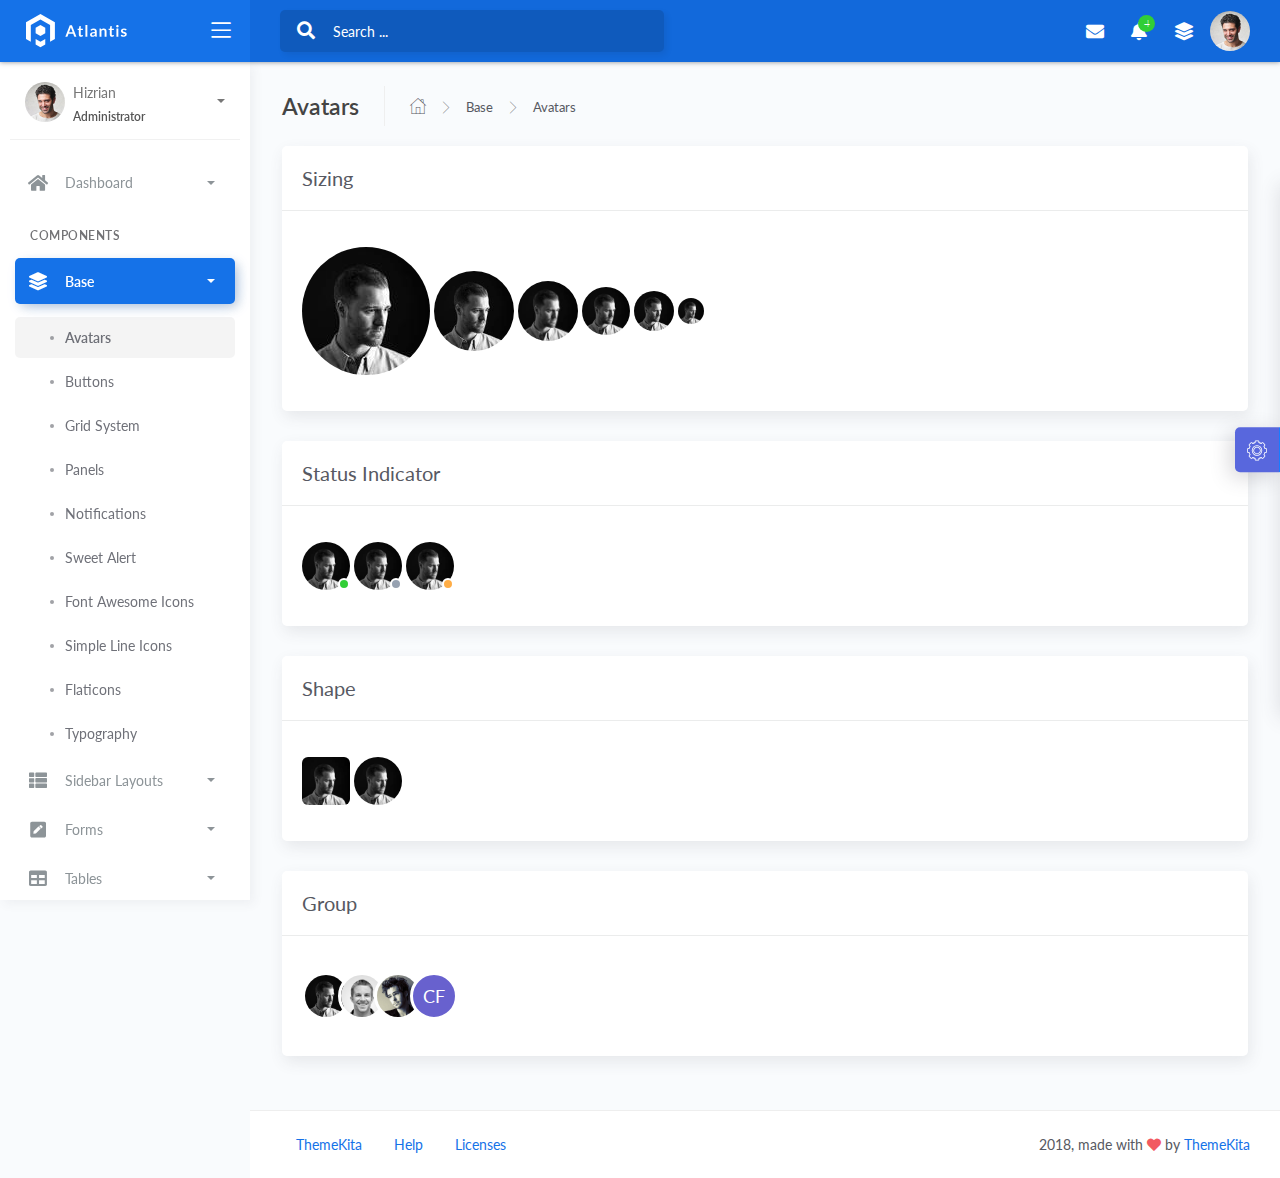
<file: demo1/components/avatars.html>
<!DOCTYPE html>
<html lang="en">
<head>
	<meta http-equiv="X-UA-Compatible" content="IE=edge" />
	<title>Avatars - Atlantis Lite Bootstrap 4 Admin Dashboard</title>
	<meta content='width=device-width, initial-scale=1.0, shrink-to-fit=no' name='viewport' />
	<link rel="icon" href="../../assets/img/icon.ico" type="image/x-icon"/>
	
	<!-- Fonts and icons -->
	<script src="../../assets/js/plugin/webfont/webfont.min.js"></script>
	<script>
		WebFont.load({
			google: {"families":["Lato:300,400,700,900"]},
			custom: {"families":["Flaticon", "Font Awesome 5 Solid", "Font Awesome 5 Regular", "Font Awesome 5 Brands", "simple-line-icons"], urls: ['../../assets/css/fonts.min.css']},
			active: function() {
				sessionStorage.fonts = true;
			}
		});
	</script>

	<!-- CSS Files -->
	<link rel="stylesheet" href="../../assets/css/bootstrap.min.css">
	<link rel="stylesheet" href="../../assets/css/atlantis.min.css">
	<!-- CSS Just for demo purpose, don't include it in your project -->
	<link rel="stylesheet" href="../../assets/css/demo.css">
</head>
<body>
	<div class="wrapper">
		<div class="main-header">
			<!-- Logo Header -->
			<div class="logo-header" data-background-color="blue">
				
				<a href="../index.html" class="logo">
					<img src="../../assets/img/logo.svg" alt="navbar brand" class="navbar-brand">
				</a>
				<button class="navbar-toggler sidenav-toggler ml-auto" type="button" data-toggle="collapse" data-target="collapse" aria-expanded="false" aria-label="Toggle navigation">
					<span class="navbar-toggler-icon">
						<i class="icon-menu"></i>
					</span>
				</button>
				<button class="topbar-toggler more"><i class="icon-options-vertical"></i></button>
				<div class="nav-toggle">
					<button class="btn btn-toggle toggle-sidebar">
						<i class="icon-menu"></i>
					</button>
				</div>
			</div>
			<!-- End Logo Header -->

			<!-- Navbar Header -->
			<nav class="navbar navbar-header navbar-expand-lg" data-background-color="blue2">
				
				<div class="container-fluid">
					<div class="collapse" id="search-nav">
						<form class="navbar-left navbar-form nav-search mr-md-3">
							<div class="input-group">
								<div class="input-group-prepend">
									<button type="submit" class="btn btn-search pr-1">
										<i class="fa fa-search search-icon"></i>
									</button>
								</div>
								<input type="text" placeholder="Search ..." class="form-control">
							</div>
						</form>
					</div>
					<ul class="navbar-nav topbar-nav ml-md-auto align-items-center">
						<li class="nav-item toggle-nav-search hidden-caret">
							<a class="nav-link" data-toggle="collapse" href="#search-nav" role="button" aria-expanded="false" aria-controls="search-nav">
								<i class="fa fa-search"></i>
							</a>
						</li>
						<li class="nav-item dropdown hidden-caret">
							<a class="nav-link dropdown-toggle" href="#" id="messageDropdown" role="button" data-toggle="dropdown" aria-haspopup="true" aria-expanded="false">
								<i class="fa fa-envelope"></i>
							</a>
							<ul class="dropdown-menu messages-notif-box animated fadeIn" aria-labelledby="messageDropdown">
								<li>
									<div class="dropdown-title d-flex justify-content-between align-items-center">
										Messages 									
										<a href="#" class="small">Mark all as read</a>
									</div>
								</li>
								<li>
									<div class="message-notif-scroll scrollbar-outer">
										<div class="notif-center">
											<a href="#">
												<div class="notif-img"> 
													<img src="../../assets/img/jm_denis.jpg" alt="Img Profile">
												</div>
												<div class="notif-content">
													<span class="subject">Jimmy Denis</span>
													<span class="block">
														How are you ?
													</span>
													<span class="time">5 minutes ago</span> 
												</div>
											</a>
											<a href="#">
												<div class="notif-img"> 
													<img src="../../assets/img/chadengle.jpg" alt="Img Profile">
												</div>
												<div class="notif-content">
													<span class="subject">Chad</span>
													<span class="block">
														Ok, Thanks !
													</span>
													<span class="time">12 minutes ago</span> 
												</div>
											</a>
											<a href="#">
												<div class="notif-img"> 
													<img src="../../assets/img/mlane.jpg" alt="Img Profile">
												</div>
												<div class="notif-content">
													<span class="subject">Jhon Doe</span>
													<span class="block">
														Ready for the meeting today...
													</span>
													<span class="time">12 minutes ago</span> 
												</div>
											</a>
											<a href="#">
												<div class="notif-img"> 
													<img src="../../assets/img/talha.jpg" alt="Img Profile">
												</div>
												<div class="notif-content">
													<span class="subject">Talha</span>
													<span class="block">
														Hi, Apa Kabar ?
													</span>
													<span class="time">17 minutes ago</span> 
												</div>
											</a>
										</div>
									</div>
								</li>
								<li>
									<a class="see-all" href="javascript:void(0);">See all messages<i class="fa fa-angle-right"></i> </a>
								</li>
							</ul>
						</li>
						<li class="nav-item dropdown hidden-caret">
							<a class="nav-link dropdown-toggle" href="#" id="notifDropdown" role="button" data-toggle="dropdown" aria-haspopup="true" aria-expanded="false">
								<i class="fa fa-bell"></i>
								<span class="notification">4</span>
							</a>
							<ul class="dropdown-menu notif-box animated fadeIn" aria-labelledby="notifDropdown">
								<li>
									<div class="dropdown-title">You have 4 new notification</div>
								</li>
								<li>
									<div class="notif-center">
										<a href="#">
											<div class="notif-icon notif-primary"> <i class="fa fa-user-plus"></i> </div>
											<div class="notif-content">
												<span class="block">
													New user registered
												</span>
												<span class="time">5 minutes ago</span> 
											</div>
										</a>
										<a href="#">
											<div class="notif-icon notif-success"> <i class="fa fa-comment"></i> </div>
											<div class="notif-content">
												<span class="block">
													Rahmad commented on Admin
												</span>
												<span class="time">12 minutes ago</span> 
											</div>
										</a>
										<a href="#">
											<div class="notif-img"> 
												<img src="../../assets/img/profile2.jpg" alt="Img Profile">
											</div>
											<div class="notif-content">
												<span class="block">
													Reza send messages to you
												</span>
												<span class="time">12 minutes ago</span> 
											</div>
										</a>
										<a href="#">
											<div class="notif-icon notif-danger"> <i class="fa fa-heart"></i> </div>
											<div class="notif-content">
												<span class="block">
													Farrah liked Admin
												</span>
												<span class="time">17 minutes ago</span> 
											</div>
										</a>
									</div>
								</li>
								<li>
									<a class="see-all" href="javascript:void(0);">See all notifications<i class="fa fa-angle-right"></i> </a>
								</li>
							</ul>
						</li>
						<li class="nav-item dropdown hidden-caret">
							<a class="nav-link" data-toggle="dropdown" href="#" aria-expanded="false">
								<i class="fas fa-layer-group"></i>
							</a>
							<div class="dropdown-menu quick-actions quick-actions-info animated fadeIn">
								<div class="quick-actions-header">
									<span class="title mb-1">Quick Actions</span>
									<span class="subtitle op-8">Shortcuts</span>
								</div>
								<div class="quick-actions-scroll scrollbar-outer">
									<div class="quick-actions-items">
										<div class="row m-0">
											<a class="col-6 col-md-4 p-0" href="#">
												<div class="quick-actions-item">
													<i class="flaticon-file-1"></i>
													<span class="text">Generated Report</span>
												</div>
											</a>
											<a class="col-6 col-md-4 p-0" href="#">
												<div class="quick-actions-item">
													<i class="flaticon-database"></i>
													<span class="text">Create New Database</span>
												</div>
											</a>
											<a class="col-6 col-md-4 p-0" href="#">
												<div class="quick-actions-item">
													<i class="flaticon-pen"></i>
													<span class="text">Create New Post</span>
												</div>
											</a>
											<a class="col-6 col-md-4 p-0" href="#">
												<div class="quick-actions-item">
													<i class="flaticon-interface-1"></i>
													<span class="text">Create New Task</span>
												</div>
											</a>
											<a class="col-6 col-md-4 p-0" href="#">
												<div class="quick-actions-item">
													<i class="flaticon-list"></i>
													<span class="text">Completed Tasks</span>
												</div>
											</a>
											<a class="col-6 col-md-4 p-0" href="#">
												<div class="quick-actions-item">
													<i class="flaticon-file"></i>
													<span class="text">Create New Invoice</span>
												</div>
											</a>
										</div>
									</div>
								</div>
							</div>
						</li>
						<li class="nav-item dropdown hidden-caret">
							<a class="dropdown-toggle profile-pic" data-toggle="dropdown" href="#" aria-expanded="false">
								<div class="avatar-sm">
									<img src="../../assets/img/profile.jpg" alt="..." class="avatar-img rounded-circle">
								</div>
							</a>
							<ul class="dropdown-menu dropdown-user animated fadeIn">
								<div class="dropdown-user-scroll scrollbar-outer">
									<li>
										<div class="user-box">
											<div class="avatar-lg"><img src="../../assets/img/profile.jpg" alt="image profile" class="avatar-img rounded"></div>
											<div class="u-text">
												<h4>Hizrian</h4>
												<p class="text-muted">hello@example.com</p><a href="profile.html" class="btn btn-xs btn-secondary btn-sm">View Profile</a>
											</div>
										</div>
									</li>
									<li>
										<div class="dropdown-divider"></div>
										<a class="dropdown-item" href="#">My Profile</a>
										<a class="dropdown-item" href="#">My Balance</a>
										<a class="dropdown-item" href="#">Inbox</a>
										<div class="dropdown-divider"></div>
										<a class="dropdown-item" href="#">Account Setting</a>
										<div class="dropdown-divider"></div>
										<a class="dropdown-item" href="#">Logout</a>
									</li>
								</div>
							</ul>
						</li>
					</ul>
				</div>
			</nav>
			<!-- End Navbar -->
		</div>
		<!-- Sidebar -->
		<div class="sidebar sidebar-style-2">
			
			<div class="sidebar-wrapper scrollbar scrollbar-inner">
				<div class="sidebar-content">
					<div class="user">
						<div class="avatar-sm float-left mr-2">
							<img src="../../assets/img/profile.jpg" alt="..." class="avatar-img rounded-circle">
						</div>
						<div class="info">
							<a data-toggle="collapse" href="#collapseExample" aria-expanded="true">
								<span>
									Hizrian
									<span class="user-level">Administrator</span>
									<span class="caret"></span>
								</span>
							</a>
							<div class="clearfix"></div>

							<div class="collapse in" id="collapseExample">
								<ul class="nav">
									<li>
										<a href="#profile">
											<span class="link-collapse">My Profile</span>
										</a>
									</li>
									<li>
										<a href="#edit">
											<span class="link-collapse">Edit Profile</span>
										</a>
									</li>
									<li>
										<a href="#settings">
											<span class="link-collapse">Settings</span>
										</a>
									</li>
								</ul>
							</div>
						</div>
					</div>
					<ul class="nav nav-primary">
						<li class="nav-item">
							<a data-toggle="collapse" href="#dashboard" class="collapsed" aria-expanded="false">
								<i class="fas fa-home"></i>
								<p>Dashboard</p>
								<span class="caret"></span>
							</a>
							<div class="collapse" id="dashboard">
								<ul class="nav nav-collapse">
									<li>
										<a href="../../demo1/index.html">
											<span class="sub-item">Dashboard 1</span>
										</a>
									</li>
									<li>
										<a href="../../demo2/index.html">
											<span class="sub-item">Dashboard 2</span>
										</a>
									</li>
								</ul>
							</div>
						</li>
						<li class="nav-section">
							<span class="sidebar-mini-icon">
								<i class="fa fa-ellipsis-h"></i>
							</span>
							<h4 class="text-section">Components</h4>
						</li>
						<li class="nav-item active submenu">
							<a data-toggle="collapse" href="#base">
								<i class="fas fa-layer-group"></i>
								<p>Base</p>
								<span class="caret"></span>
							</a>
							<div class="collapse show" id="base">
								<ul class="nav nav-collapse">
									<li class="active">
										<a href="../components/avatars.html">
											<span class="sub-item">Avatars</span>
										</a>
									</li>
									<li>
										<a href="../components/buttons.html">
											<span class="sub-item">Buttons</span>
										</a>
									</li>
									<li>
										<a href="../components/gridsystem.html">
											<span class="sub-item">Grid System</span>
										</a>
									</li>
									<li>
										<a href="../components/panels.html">
											<span class="sub-item">Panels</span>
										</a>
									</li>
									<li>
										<a href="../components/notifications.html">
											<span class="sub-item">Notifications</span>
										</a>
									</li>
									<li>
										<a href="../components/sweetalert.html">
											<span class="sub-item">Sweet Alert</span>
										</a>
									</li>
									<li>
										<a href="../components/font-awesome-icons.html">
											<span class="sub-item">Font Awesome Icons</span>
										</a>
									</li>
									<li>
										<a href="../components/simple-line-icons.html">
											<span class="sub-item">Simple Line Icons</span>
										</a>
									</li>
									<li>
										<a href="../components/flaticons.html">
											<span class="sub-item">Flaticons</span>
										</a>
									</li>
									<li>
										<a href="../components/typography.html">
											<span class="sub-item">Typography</span>
										</a>
									</li>
								</ul>
							</div>
						</li>
						<li class="nav-item">
							<a data-toggle="collapse" href="#sidebarLayouts">
								<i class="fas fa-th-list"></i>
								<p>Sidebar Layouts</p>
								<span class="caret"></span>
							</a>
							<div class="collapse" id="sidebarLayouts">
								<ul class="nav nav-collapse">
									<li>
										<a href="../sidebar-style-1.html">
											<span class="sub-item">Sidebar Style 1</span>
										</a>
									</li>
									<li>
										<a href="../overlay-sidebar.html">
											<span class="sub-item">Overlay Sidebar</span>
										</a>
									</li>
									<li>
										<a href="../compact-sidebar.html">
											<span class="sub-item">Compact Sidebar</span>
										</a>
									</li>
									<li>
										<a href="../static-sidebar.html">
											<span class="sub-item">Static Sidebar</span>
										</a>
									</li>
									<li>
										<a href="../icon-menu.html">
											<span class="sub-item">Icon Menu</span>
										</a>
									</li>
								</ul>
							</div>
						</li>
						<li class="nav-item">
							<a data-toggle="collapse" href="#forms">
								<i class="fas fa-pen-square"></i>
								<p>Forms</p>
								<span class="caret"></span>
							</a>
							<div class="collapse" id="forms">
								<ul class="nav nav-collapse">
									<li>
										<a href="../forms/forms.html">
											<span class="sub-item">Basic Form</span>
										</a>
									</li>
								</ul>
							</div>
						</li>
						<li class="nav-item">
							<a data-toggle="collapse" href="#tables">
								<i class="fas fa-table"></i>
								<p>Tables</p>
								<span class="caret"></span>
							</a>
							<div class="collapse" id="tables">
								<ul class="nav nav-collapse">
									<li>
										<a href="../tables/tables.html">
											<span class="sub-item">Basic Table</span>
										</a>
									</li>
									<li>
										<a href="../tables/datatables.html">
											<span class="sub-item">Datatables</span>
										</a>
									</li>
								</ul>
							</div>
						</li>
						<li class="nav-item">
							<a data-toggle="collapse" href="#maps">
								<i class="fas fa-map-marker-alt"></i>
								<p>Maps</p>
								<span class="caret"></span>
							</a>
							<div class="collapse" id="maps">
								<ul class="nav nav-collapse">
									<li>
										<a href="../maps/jqvmap.html">
											<span class="sub-item">JQVMap</span>
										</a>
									</li>
								</ul>
							</div>
						</li>
						<li class="nav-item">
							<a data-toggle="collapse" href="#charts">
								<i class="far fa-chart-bar"></i>
								<p>Charts</p>
								<span class="caret"></span>
							</a>
							<div class="collapse" id="charts">
								<ul class="nav nav-collapse">
									<li>
										<a href="../charts/charts.html">
											<span class="sub-item">Chart Js</span>
										</a>
									</li>
									<li>
										<a href="../charts/sparkline.html">
											<span class="sub-item">Sparkline</span>
										</a>
									</li>
								</ul>
							</div>
						</li>
						<li class="nav-item">
							<a href="../widgets.html">
								<i class="fas fa-desktop"></i>
								<p>Widgets</p>
								<span class="badge badge-success">4</span>
							</a>
						</li>
					</ul>
				</div>
			</div>
		</div>
		<div class="main-panel">
			<div class="content">
				<div class="page-inner">
					<div class="page-header">
						<h4 class="page-title">Avatars</h4>
						<ul class="breadcrumbs">
							<li class="nav-home">
								<a href="#">
									<i class="flaticon-home"></i>
								</a>
							</li>
							<li class="separator">
								<i class="flaticon-right-arrow"></i>
							</li>
							<li class="nav-item">
								<a href="#">Base</a>
							</li>
							<li class="separator">
								<i class="flaticon-right-arrow"></i>
							</li>
							<li class="nav-item">
								<a href="#">Avatars</a>
							</li>
						</ul>
					</div>
					<div class="row">
						<div class="col-md-12">
							<div class="card">
								<div class="card-header">
									<h4 class="card-title">Sizing</h4>
									
								</div>
								<div class="card-body">
									<p class="demo">
										<div class="avatar avatar-xxl">
											<img src="../../assets/img/jm_denis.jpg" alt="..." class="avatar-img rounded-circle">
										</div>

										<div class="avatar avatar-xl">
											<img src="../../assets/img/jm_denis.jpg" alt="..." class="avatar-img rounded-circle">
										</div>

										<div class="avatar avatar-lg">
											<img src="../../assets/img/jm_denis.jpg" alt="..." class="avatar-img rounded-circle">
										</div>

										<div class="avatar">
											<img src="../../assets/img/jm_denis.jpg" alt="..." class="avatar-img rounded-circle">
										</div>

										<div class="avatar avatar-sm">
											<img src="../../assets/img/jm_denis.jpg" alt="..." class="avatar-img rounded-circle">
										</div>

										<div class="avatar avatar-xs">
											<img src="../../assets/img/jm_denis.jpg" alt="..." class="avatar-img rounded-circle">
										</div>
									</p>
								</div>
							</div>
						</div>
						<div class="col-md-12">
							<div class="card">
								<div class="card-header">
									<h4 class="card-title">Status Indicator</h4>
									
								</div>
								<div class="card-body">
									<p class="demo">
										<div class="avatar avatar-online">
											<img src="../../assets/img/jm_denis.jpg" alt="..." class="avatar-img rounded-circle">
										</div>

										<div class="avatar avatar-offline">
											<img src="../../assets/img/jm_denis.jpg" alt="..." class="avatar-img rounded-circle">
										</div>

										<div class="avatar avatar-away">
											<img src="../../assets/img/jm_denis.jpg" alt="..." class="avatar-img rounded-circle">
										</div>
									</p>
								</div>
							</div>
						</div>
						<div class="col-md-12">
							<div class="card">
								<div class="card-header">
									<h4 class="card-title">Shape</h4>
									
								</div>
								<div class="card-body">
									<p class="demo">
										<div class="avatar">
											<img src="../../assets/img/jm_denis.jpg" alt="..." class="avatar-img rounded">
										</div>

										<div class="avatar">
											<img src="../../assets/img/jm_denis.jpg" alt="..." class="avatar-img rounded-circle">
										</div>
									</p>
								</div>
							</div>
						</div>
						<div class="col-md-12">
							<div class="card">
								<div class="card-header">
									<h4 class="card-title">Group</h4>
									
								</div>
								<div class="card-body">
									<p class="demo">
										<div class="avatar-group">
											<div class="avatar">
												<img src="../../assets/img/jm_denis.jpg" alt="..." class="avatar-img rounded-circle border border-white">
											</div>
											<div class="avatar">
												<img src="../../assets/img/chadengle.jpg" alt="..." class="avatar-img rounded-circle border border-white">
											</div>
											<div class="avatar">
												<img src="../../assets/img/mlane.jpg" alt="..." class="avatar-img rounded-circle border border-white">
											</div>
											<div class="avatar">
												<span class="avatar-title rounded-circle border border-white">CF</span>
											</div>
										</div>
									</p>
								</div>
							</div>
						</div>
					</div>
				</div>
			</div>
			<footer class="footer">
				<div class="container-fluid">
					<nav class="pull-left">
						<ul class="nav">
							<li class="nav-item">
								<a class="nav-link" href="https://www.themekita.com">
									ThemeKita
								</a>
							</li>
							<li class="nav-item">
								<a class="nav-link" href="#">
									Help
								</a>
							</li>
							<li class="nav-item">
								<a class="nav-link" href="#">
									Licenses
								</a>
							</li>
						</ul>
					</nav>
					<div class="copyright ml-auto">
						2018, made with <i class="fa fa-heart heart text-danger"></i> by <a href="https://www.themekita.com">ThemeKita</a>
					</div>				
				</div>
			</footer>
		</div>
	</div>
	
	<!-- Custom template | don't include it in your project! -->
	<div class="custom-template">
		<div class="title">Settings</div>
		<div class="custom-content">
			<div class="switcher">
				<div class="switch-block">
					<h4>Logo Header</h4>
					<div class="btnSwitch">
						<button type="button" class="changeLogoHeaderColor" data-color="dark"></button>
						<button type="button" class="selected changeLogoHeaderColor" data-color="blue"></button>
						<button type="button" class="changeLogoHeaderColor" data-color="purple"></button>
						<button type="button" class="changeLogoHeaderColor" data-color="light-blue"></button>
						<button type="button" class="changeLogoHeaderColor" data-color="green"></button>
						<button type="button" class="changeLogoHeaderColor" data-color="orange"></button>
						<button type="button" class="changeLogoHeaderColor" data-color="red"></button>
						<button type="button" class="changeLogoHeaderColor" data-color="white"></button>
						<br/>
						<button type="button" class="changeLogoHeaderColor" data-color="dark2"></button>
						<button type="button" class="changeLogoHeaderColor" data-color="blue2"></button>
						<button type="button" class="changeLogoHeaderColor" data-color="purple2"></button>
						<button type="button" class="changeLogoHeaderColor" data-color="light-blue2"></button>
						<button type="button" class="changeLogoHeaderColor" data-color="green2"></button>
						<button type="button" class="changeLogoHeaderColor" data-color="orange2"></button>
						<button type="button" class="changeLogoHeaderColor" data-color="red2"></button>
					</div>
				</div>
				<div class="switch-block">
					<h4>Navbar Header</h4>
					<div class="btnSwitch">
						<button type="button" class="changeTopBarColor" data-color="dark"></button>
						<button type="button" class="changeTopBarColor" data-color="blue"></button>
						<button type="button" class="changeTopBarColor" data-color="purple"></button>
						<button type="button" class="changeTopBarColor" data-color="light-blue"></button>
						<button type="button" class="changeTopBarColor" data-color="green"></button>
						<button type="button" class="changeTopBarColor" data-color="orange"></button>
						<button type="button" class="changeTopBarColor" data-color="red"></button>
						<button type="button" class="changeTopBarColor" data-color="white"></button>
						<br/>
						<button type="button" class="changeTopBarColor" data-color="dark2"></button>
						<button type="button" class="selected changeTopBarColor" data-color="blue2"></button>
						<button type="button" class="changeTopBarColor" data-color="purple2"></button>
						<button type="button" class="changeTopBarColor" data-color="light-blue2"></button>
						<button type="button" class="changeTopBarColor" data-color="green2"></button>
						<button type="button" class="changeTopBarColor" data-color="orange2"></button>
						<button type="button" class="changeTopBarColor" data-color="red2"></button>
					</div>
				</div>
				<div class="switch-block">
					<h4>Sidebar</h4>
					<div class="btnSwitch">
						<button type="button" class="selected changeSideBarColor" data-color="white"></button>
						<button type="button" class="changeSideBarColor" data-color="dark"></button>
						<button type="button" class="changeSideBarColor" data-color="dark2"></button>
					</div>
				</div>
				<div class="switch-block">
					<h4>Background</h4>
					<div class="btnSwitch">
						<button type="button" class="changeBackgroundColor" data-color="bg2"></button>
						<button type="button" class="changeBackgroundColor selected" data-color="bg1"></button>
						<button type="button" class="changeBackgroundColor" data-color="bg3"></button>
						<button type="button" class="changeBackgroundColor" data-color="dark"></button>
					</div>
				</div>
			</div>
		</div>
		<div class="custom-toggle">
			<i class="flaticon-settings"></i>
		</div>
	</div>
	<!--   Core JS Files   -->
	<script src="../../assets/js/core/jquery.3.2.1.min.js"></script>
	<script src="../../assets/js/core/popper.min.js"></script>
	<script src="../../assets/js/core/bootstrap.min.js"></script>
	<!-- jQuery UI -->
	<script src="../../assets/js/plugin/jquery-ui-1.12.1.custom/jquery-ui.min.js"></script>
	<script src="../../assets/js/plugin/jquery-ui-touch-punch/jquery.ui.touch-punch.min.js"></script>
	
	<!-- jQuery Scrollbar -->
	<script src="../../assets/js/plugin/jquery-scrollbar/jquery.scrollbar.min.js"></script>
	<!-- Atlantis JS -->
	<script src="../../assets/js/atlantis.min.js"></script>
	<!-- Atlantis DEMO methods, don't include it in your project! -->
	<script src="../../assets/js/setting-demo2.js"></script>
</body>
</html>
</file>
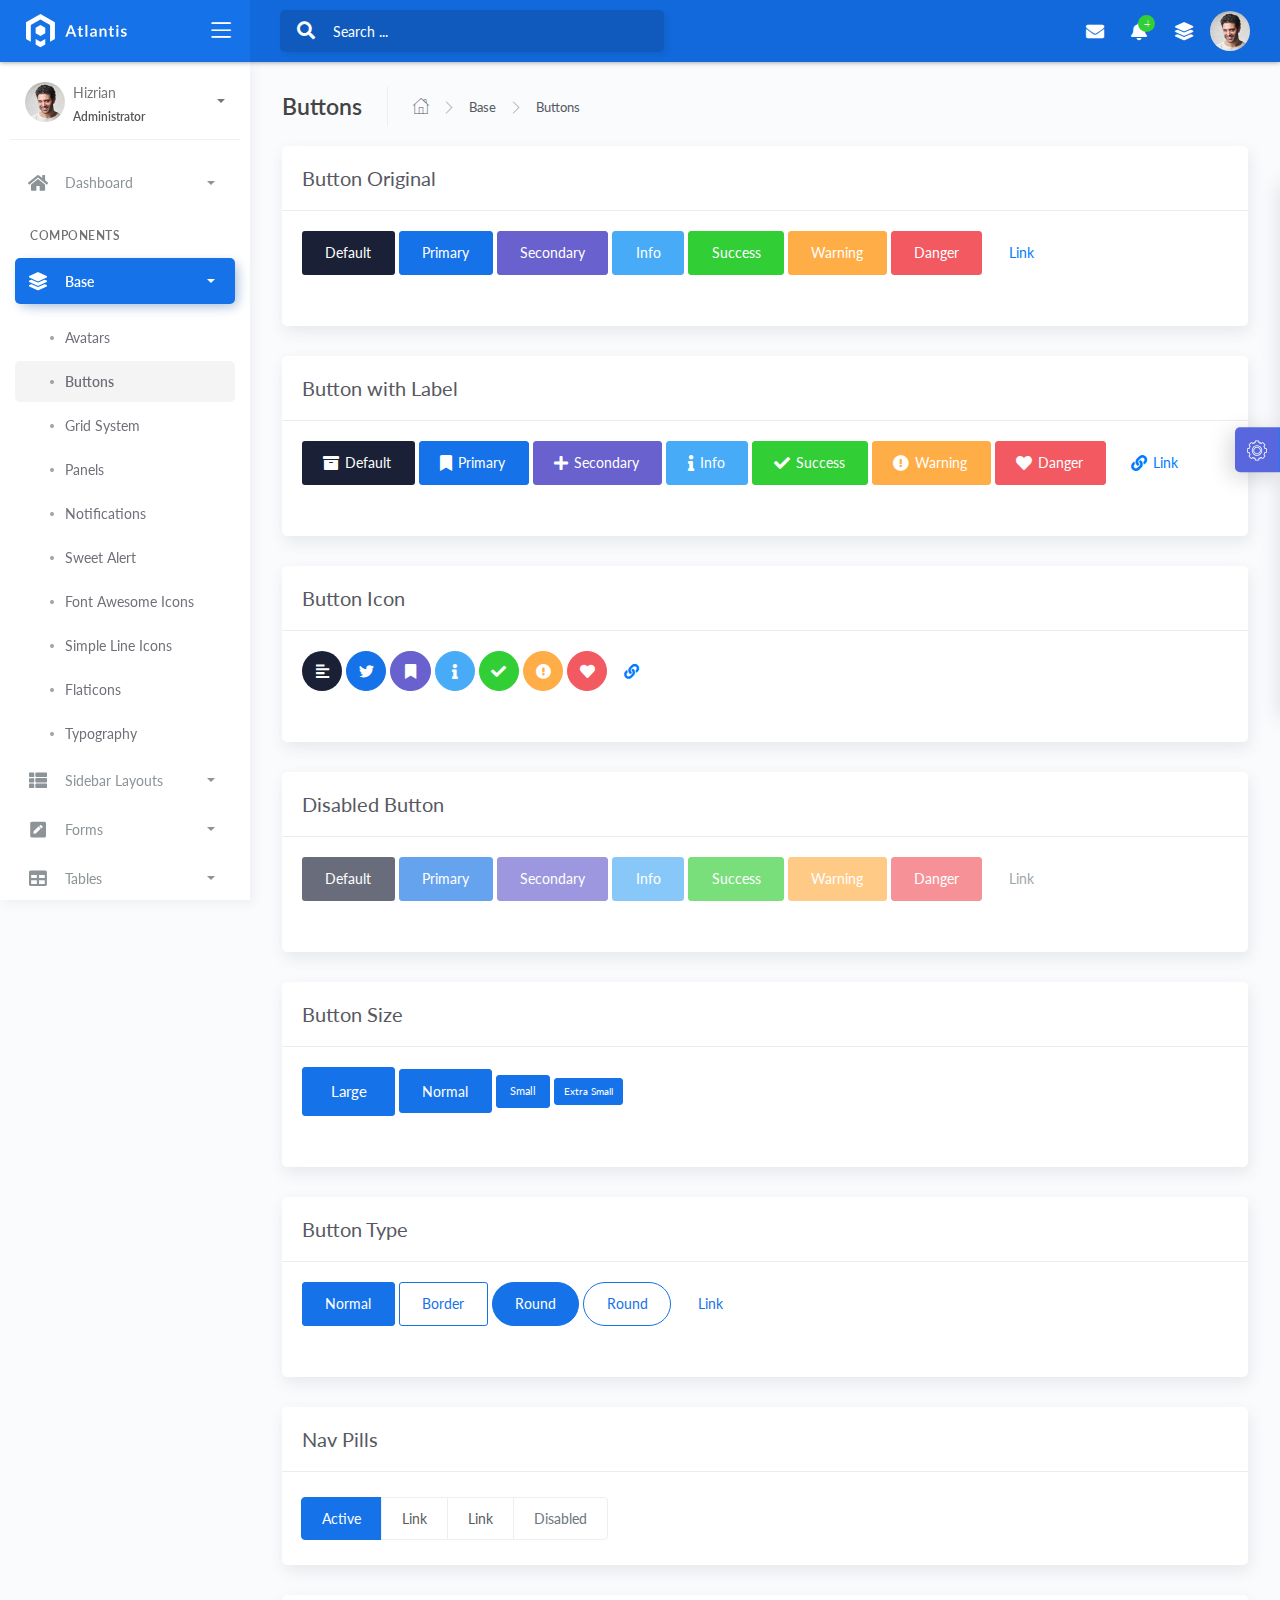
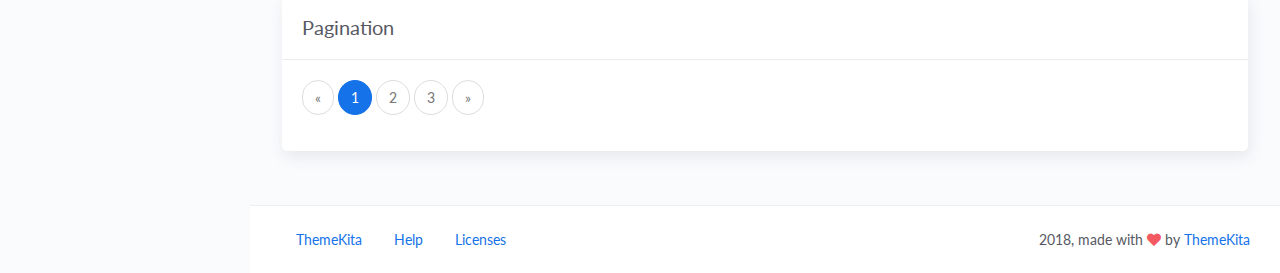
<file: demo1/components/buttons.html>
<!DOCTYPE html>
<html lang="en">
<head>
	<meta http-equiv="X-UA-Compatible" content="IE=edge" />
	<title>Buttons - Atlantis Lite Bootstrap 4 Admin Dashboard</title>
	<meta content='width=device-width, initial-scale=1.0, shrink-to-fit=no' name='viewport' />
	<link rel="icon" href="../../assets/img/icon.ico" type="image/x-icon"/>
	
	<!-- Fonts and icons -->
	<script src="../../assets/js/plugin/webfont/webfont.min.js"></script>
	<script>
		WebFont.load({
			google: {"families":["Lato:300,400,700,900"]},
			custom: {"families":["Flaticon", "Font Awesome 5 Solid", "Font Awesome 5 Regular", "Font Awesome 5 Brands", "simple-line-icons"], urls: ['../../assets/css/fonts.min.css']},
			active: function() {
				sessionStorage.fonts = true;
			}
		});
	</script>

	<!-- CSS Files -->
	<link rel="stylesheet" href="../../assets/css/bootstrap.min.css">
	<link rel="stylesheet" href="../../assets/css/atlantis.min.css">
	<!-- CSS Just for demo purpose, don't include it in your project -->
	<link rel="stylesheet" href="../../assets/css/demo.css">
</head>
<body>
	<div class="wrapper">
		<div class="main-header">
			<!-- Logo Header -->
			<div class="logo-header" data-background-color="blue">
				
				<a href="../index.html" class="logo">
					<img src="../../assets/img/logo.svg" alt="navbar brand" class="navbar-brand">
				</a>
				<button class="navbar-toggler sidenav-toggler ml-auto" type="button" data-toggle="collapse" data-target="collapse" aria-expanded="false" aria-label="Toggle navigation">
					<span class="navbar-toggler-icon">
						<i class="icon-menu"></i>
					</span>
				</button>
				<button class="topbar-toggler more"><i class="icon-options-vertical"></i></button>
				<div class="nav-toggle">
					<button class="btn btn-toggle toggle-sidebar">
						<i class="icon-menu"></i>
					</button>
				</div>
			</div>
			<!-- End Logo Header -->

			<!-- Navbar Header -->
			<nav class="navbar navbar-header navbar-expand-lg" data-background-color="blue2">
				
				<div class="container-fluid">
					<div class="collapse" id="search-nav">
						<form class="navbar-left navbar-form nav-search mr-md-3">
							<div class="input-group">
								<div class="input-group-prepend">
									<button type="submit" class="btn btn-search pr-1">
										<i class="fa fa-search search-icon"></i>
									</button>
								</div>
								<input type="text" placeholder="Search ..." class="form-control">
							</div>
						</form>
					</div>
					<ul class="navbar-nav topbar-nav ml-md-auto align-items-center">
						<li class="nav-item toggle-nav-search hidden-caret">
							<a class="nav-link" data-toggle="collapse" href="#search-nav" role="button" aria-expanded="false" aria-controls="search-nav">
								<i class="fa fa-search"></i>
							</a>
						</li>
						<li class="nav-item dropdown hidden-caret">
							<a class="nav-link dropdown-toggle" href="#" id="messageDropdown" role="button" data-toggle="dropdown" aria-haspopup="true" aria-expanded="false">
								<i class="fa fa-envelope"></i>
							</a>
							<ul class="dropdown-menu messages-notif-box animated fadeIn" aria-labelledby="messageDropdown">
								<li>
									<div class="dropdown-title d-flex justify-content-between align-items-center">
										Messages 									
										<a href="#" class="small">Mark all as read</a>
									</div>
								</li>
								<li>
									<div class="message-notif-scroll scrollbar-outer">
										<div class="notif-center">
											<a href="#">
												<div class="notif-img"> 
													<img src="../../assets/img/jm_denis.jpg" alt="Img Profile">
												</div>
												<div class="notif-content">
													<span class="subject">Jimmy Denis</span>
													<span class="block">
														How are you ?
													</span>
													<span class="time">5 minutes ago</span> 
												</div>
											</a>
											<a href="#">
												<div class="notif-img"> 
													<img src="../../assets/img/chadengle.jpg" alt="Img Profile">
												</div>
												<div class="notif-content">
													<span class="subject">Chad</span>
													<span class="block">
														Ok, Thanks !
													</span>
													<span class="time">12 minutes ago</span> 
												</div>
											</a>
											<a href="#">
												<div class="notif-img"> 
													<img src="../../assets/img/mlane.jpg" alt="Img Profile">
												</div>
												<div class="notif-content">
													<span class="subject">Jhon Doe</span>
													<span class="block">
														Ready for the meeting today...
													</span>
													<span class="time">12 minutes ago</span> 
												</div>
											</a>
											<a href="#">
												<div class="notif-img"> 
													<img src="../../assets/img/talha.jpg" alt="Img Profile">
												</div>
												<div class="notif-content">
													<span class="subject">Talha</span>
													<span class="block">
														Hi, Apa Kabar ?
													</span>
													<span class="time">17 minutes ago</span> 
												</div>
											</a>
										</div>
									</div>
								</li>
								<li>
									<a class="see-all" href="javascript:void(0);">See all messages<i class="fa fa-angle-right"></i> </a>
								</li>
							</ul>
						</li>
						<li class="nav-item dropdown hidden-caret">
							<a class="nav-link dropdown-toggle" href="#" id="notifDropdown" role="button" data-toggle="dropdown" aria-haspopup="true" aria-expanded="false">
								<i class="fa fa-bell"></i>
								<span class="notification">4</span>
							</a>
							<ul class="dropdown-menu notif-box animated fadeIn" aria-labelledby="notifDropdown">
								<li>
									<div class="dropdown-title">You have 4 new notification</div>
								</li>
								<li>
									<div class="notif-center">
										<a href="#">
											<div class="notif-icon notif-primary"> <i class="fa fa-user-plus"></i> </div>
											<div class="notif-content">
												<span class="block">
													New user registered
												</span>
												<span class="time">5 minutes ago</span> 
											</div>
										</a>
										<a href="#">
											<div class="notif-icon notif-success"> <i class="fa fa-comment"></i> </div>
											<div class="notif-content">
												<span class="block">
													Rahmad commented on Admin
												</span>
												<span class="time">12 minutes ago</span> 
											</div>
										</a>
										<a href="#">
											<div class="notif-img"> 
												<img src="../../assets/img/profile2.jpg" alt="Img Profile">
											</div>
											<div class="notif-content">
												<span class="block">
													Reza send messages to you
												</span>
												<span class="time">12 minutes ago</span> 
											</div>
										</a>
										<a href="#">
											<div class="notif-icon notif-danger"> <i class="fa fa-heart"></i> </div>
											<div class="notif-content">
												<span class="block">
													Farrah liked Admin
												</span>
												<span class="time">17 minutes ago</span> 
											</div>
										</a>
									</div>
								</li>
								<li>
									<a class="see-all" href="javascript:void(0);">See all notifications<i class="fa fa-angle-right"></i> </a>
								</li>
							</ul>
						</li>
						<li class="nav-item dropdown hidden-caret">
							<a class="nav-link" data-toggle="dropdown" href="#" aria-expanded="false">
								<i class="fas fa-layer-group"></i>
							</a>
							<div class="dropdown-menu quick-actions quick-actions-info animated fadeIn">
								<div class="quick-actions-header">
									<span class="title mb-1">Quick Actions</span>
									<span class="subtitle op-8">Shortcuts</span>
								</div>
								<div class="quick-actions-scroll scrollbar-outer">
									<div class="quick-actions-items">
										<div class="row m-0">
											<a class="col-6 col-md-4 p-0" href="#">
												<div class="quick-actions-item">
													<i class="flaticon-file-1"></i>
													<span class="text">Generated Report</span>
												</div>
											</a>
											<a class="col-6 col-md-4 p-0" href="#">
												<div class="quick-actions-item">
													<i class="flaticon-database"></i>
													<span class="text">Create New Database</span>
												</div>
											</a>
											<a class="col-6 col-md-4 p-0" href="#">
												<div class="quick-actions-item">
													<i class="flaticon-pen"></i>
													<span class="text">Create New Post</span>
												</div>
											</a>
											<a class="col-6 col-md-4 p-0" href="#">
												<div class="quick-actions-item">
													<i class="flaticon-interface-1"></i>
													<span class="text">Create New Task</span>
												</div>
											</a>
											<a class="col-6 col-md-4 p-0" href="#">
												<div class="quick-actions-item">
													<i class="flaticon-list"></i>
													<span class="text">Completed Tasks</span>
												</div>
											</a>
											<a class="col-6 col-md-4 p-0" href="#">
												<div class="quick-actions-item">
													<i class="flaticon-file"></i>
													<span class="text">Create New Invoice</span>
												</div>
											</a>
										</div>
									</div>
								</div>
							</div>
						</li>
						<li class="nav-item dropdown hidden-caret">
							<a class="dropdown-toggle profile-pic" data-toggle="dropdown" href="#" aria-expanded="false">
								<div class="avatar-sm">
									<img src="../../assets/img/profile.jpg" alt="..." class="avatar-img rounded-circle">
								</div>
							</a>
							<ul class="dropdown-menu dropdown-user animated fadeIn">
								<div class="dropdown-user-scroll scrollbar-outer">
									<li>
										<div class="user-box">
											<div class="avatar-lg"><img src="../../assets/img/profile.jpg" alt="image profile" class="avatar-img rounded"></div>
											<div class="u-text">
												<h4>Hizrian</h4>
												<p class="text-muted">hello@example.com</p><a href="profile.html" class="btn btn-xs btn-secondary btn-sm">View Profile</a>
											</div>
										</div>
									</li>
									<li>
										<div class="dropdown-divider"></div>
										<a class="dropdown-item" href="#">My Profile</a>
										<a class="dropdown-item" href="#">My Balance</a>
										<a class="dropdown-item" href="#">Inbox</a>
										<div class="dropdown-divider"></div>
										<a class="dropdown-item" href="#">Account Setting</a>
										<div class="dropdown-divider"></div>
										<a class="dropdown-item" href="#">Logout</a>
									</li>
								</div>
							</ul>
						</li>
					</ul>
				</div>
			</nav>
			<!-- End Navbar -->
		</div>
		<!-- Sidebar -->
		<div class="sidebar sidebar-style-2">
			
			<div class="sidebar-wrapper scrollbar scrollbar-inner">
				<div class="sidebar-content">
					<div class="user">
						<div class="avatar-sm float-left mr-2">
							<img src="../../assets/img/profile.jpg" alt="..." class="avatar-img rounded-circle">
						</div>
						<div class="info">
							<a data-toggle="collapse" href="#collapseExample" aria-expanded="true">
								<span>
									Hizrian
									<span class="user-level">Administrator</span>
									<span class="caret"></span>
								</span>
							</a>
							<div class="clearfix"></div>

							<div class="collapse in" id="collapseExample">
								<ul class="nav">
									<li>
										<a href="#profile">
											<span class="link-collapse">My Profile</span>
										</a>
									</li>
									<li>
										<a href="#edit">
											<span class="link-collapse">Edit Profile</span>
										</a>
									</li>
									<li>
										<a href="#settings">
											<span class="link-collapse">Settings</span>
										</a>
									</li>
								</ul>
							</div>
						</div>
					</div>
					<ul class="nav nav-primary">
						<li class="nav-item">
							<a data-toggle="collapse" href="#dashboard" class="collapsed" aria-expanded="false">
								<i class="fas fa-home"></i>
								<p>Dashboard</p>
								<span class="caret"></span>
							</a>
							<div class="collapse" id="dashboard">
								<ul class="nav nav-collapse">
									<li>
										<a href="../../demo1/index.html">
											<span class="sub-item">Dashboard 1</span>
										</a>
									</li>
									<li>
										<a href="../../demo2/index.html">
											<span class="sub-item">Dashboard 2</span>
										</a>
									</li>
								</ul>
							</div>
						</li>
						<li class="nav-section">
							<span class="sidebar-mini-icon">
								<i class="fa fa-ellipsis-h"></i>
							</span>
							<h4 class="text-section">Components</h4>
						</li>
						<li class="nav-item active submenu">
							<a data-toggle="collapse" href="#base">
								<i class="fas fa-layer-group"></i>
								<p>Base</p>
								<span class="caret"></span>
							</a>
							<div class="collapse show" id="base">
								<ul class="nav nav-collapse">
									<li>
										<a href="../components/avatars.html">
											<span class="sub-item">Avatars</span>
										</a>
									</li>
									<li class="active">
										<a href="../components/buttons.html">
											<span class="sub-item">Buttons</span>
										</a>
									</li>
									<li>
										<a href="../components/gridsystem.html">
											<span class="sub-item">Grid System</span>
										</a>
									</li>
									<li>
										<a href="../components/panels.html">
											<span class="sub-item">Panels</span>
										</a>
									</li>
									<li>
										<a href="../components/notifications.html">
											<span class="sub-item">Notifications</span>
										</a>
									</li>
									<li>
										<a href="../components/sweetalert.html">
											<span class="sub-item">Sweet Alert</span>
										</a>
									</li>
									<li>
										<a href="../components/font-awesome-icons.html">
											<span class="sub-item">Font Awesome Icons</span>
										</a>
									</li>
									<li>
										<a href="../components/simple-line-icons.html">
											<span class="sub-item">Simple Line Icons</span>
										</a>
									</li>
									<li>
										<a href="../components/flaticons.html">
											<span class="sub-item">Flaticons</span>
										</a>
									</li>
									<li>
										<a href="../components/typography.html">
											<span class="sub-item">Typography</span>
										</a>
									</li>
								</ul>
							</div>
						</li>
						<li class="nav-item">
							<a data-toggle="collapse" href="#sidebarLayouts">
								<i class="fas fa-th-list"></i>
								<p>Sidebar Layouts</p>
								<span class="caret"></span>
							</a>
							<div class="collapse" id="sidebarLayouts">
								<ul class="nav nav-collapse">
									<li>
										<a href="../sidebar-style-1.html">
											<span class="sub-item">Sidebar Style 1</span>
										</a>
									</li>
									<li>
										<a href="../overlay-sidebar.html">
											<span class="sub-item">Overlay Sidebar</span>
										</a>
									</li>
									<li>
										<a href="../compact-sidebar.html">
											<span class="sub-item">Compact Sidebar</span>
										</a>
									</li>
									<li>
										<a href="../static-sidebar.html">
											<span class="sub-item">Static Sidebar</span>
										</a>
									</li>
									<li>
										<a href="../icon-menu.html">
											<span class="sub-item">Icon Menu</span>
										</a>
									</li>
								</ul>
							</div>
						</li>
						<li class="nav-item">
							<a data-toggle="collapse" href="#forms">
								<i class="fas fa-pen-square"></i>
								<p>Forms</p>
								<span class="caret"></span>
							</a>
							<div class="collapse" id="forms">
								<ul class="nav nav-collapse">
									<li>
										<a href="../forms/forms.html">
											<span class="sub-item">Basic Form</span>
										</a>
									</li>
								</ul>
							</div>
						</li>
						<li class="nav-item">
							<a data-toggle="collapse" href="#tables">
								<i class="fas fa-table"></i>
								<p>Tables</p>
								<span class="caret"></span>
							</a>
							<div class="collapse" id="tables">
								<ul class="nav nav-collapse">
									<li>
										<a href="../tables/tables.html">
											<span class="sub-item">Basic Table</span>
										</a>
									</li>
									<li>
										<a href="../tables/datatables.html">
											<span class="sub-item">Datatables</span>
										</a>
									</li>
								</ul>
							</div>
						</li>
						<li class="nav-item">
							<a data-toggle="collapse" href="#maps">
								<i class="fas fa-map-marker-alt"></i>
								<p>Maps</p>
								<span class="caret"></span>
							</a>
							<div class="collapse" id="maps">
								<ul class="nav nav-collapse">
									<li>
										<a href="../maps/jqvmap.html">
											<span class="sub-item">JQVMap</span>
										</a>
									</li>
								</ul>
							</div>
						</li>
						<li class="nav-item">
							<a data-toggle="collapse" href="#charts">
								<i class="far fa-chart-bar"></i>
								<p>Charts</p>
								<span class="caret"></span>
							</a>
							<div class="collapse" id="charts">
								<ul class="nav nav-collapse">
									<li>
										<a href="../charts/charts.html">
											<span class="sub-item">Chart Js</span>
										</a>
									</li>
									<li>
										<a href="../charts/sparkline.html">
											<span class="sub-item">Sparkline</span>
										</a>
									</li>
								</ul>
							</div>
						</li>
						<li class="nav-item">
							<a href="../widgets.html">
								<i class="fas fa-desktop"></i>
								<p>Widgets</p>
								<span class="badge badge-success">4</span>
							</a>
						</li>
					</ul>
				</div>
			</div>
		</div>
		<div class="main-panel">
			<div class="content">
				<div class="page-inner">
					<div class="page-header">
						<h4 class="page-title">Buttons</h4>
						<ul class="breadcrumbs">
							<li class="nav-home">
								<a href="#">
									<i class="flaticon-home"></i>
								</a>
							</li>
							<li class="separator">
								<i class="flaticon-right-arrow"></i>
							</li>
							<li class="nav-item">
								<a href="#">Base</a>
							</li>
							<li class="separator">
								<i class="flaticon-right-arrow"></i>
							</li>
							<li class="nav-item">
								<a href="#">Buttons</a>
							</li>
						</ul>
					</div>
					<div class="row">
						<div class="col-md-12">
							<div class="card">
								<div class="card-header">
									<h4 class="card-title">Button Original</h4>
									
								</div>
								<div class="card-body">
									<p class="demo">
										<button class="btn btn-default">Default</button>

										<button class="btn btn-primary">Primary</button>

										<button class="btn btn-secondary">Secondary</button>

										<button class="btn btn-info">Info</button>

										<button class="btn btn-success">Success</button>

										<button class="btn btn-warning">Warning</button>

										<button class="btn btn-danger">Danger</button>

										<button class="btn btn-link">Link</button>
									</p>
								</div>
							</div>
						</div>
						<div class="col-md-12">
							<div class="card">
								<div class="card-header">
									<h4 class="card-title">Button with Label</h4>
									
								</div>
								<div class="card-body">
									<p class="demo">
										<button class="btn btn-default">
											<span class="btn-label">
												<i class="fa fa-archive"></i>
											</span>
											Default
										</button>

										<button class="btn btn-primary">
											<span class="btn-label">
												<i class="fa fa-bookmark"></i>
											</span>
											Primary
										</button>

										<button class="btn btn-secondary">
											<span class="btn-label">
												<i class="fa fa-plus"></i>
											</span>
											Secondary
										</button>

										<button class="btn btn-info">
											<span class="btn-label">
												<i class="fa fa-info"></i>
											</span>
											Info
										</button>

										<button class="btn btn-success">
											<span class="btn-label">
												<i class="fa fa-check"></i>
											</span>
											Success
										</button>

										<button class="btn btn-warning">
											<span class="btn-label">
												<i class="fa fa-exclamation-circle"></i>
											</span>
											Warning
										</button>

										<button class="btn btn-danger">
											<span class="btn-label">
												<i class="fa fa-heart"></i>
											</span>
											Danger
										</button>

										<button class="btn btn-link">
											<span class="btn-label">
												<i class="fa fa-link"></i>
											</span>
											Link
										</button>
									</p>
								</div>
							</div>
						</div>
						<div class="col-md-12">
							<div class="card">
								<div class="card-header">
									<h4 class="card-title">Button Icon</h4>
									
								</div>
								<div class="card-body">
									<p class="demo">
										<button type="button" class="btn btn-icon btn-round btn-default">
											<i class="fa fa-align-left"></i>
										</button>

										<button type="button" class="btn btn-icon btn-round btn-primary">
											<i class="fab fa-twitter"></i>
										</button>

										<button type="button" class="btn btn-icon btn-round btn-secondary">
											<i class="fa fa-bookmark"></i>
										</button>

										<button type="button" class="btn btn-icon btn-round btn-info">
											<i class="fa fa-info"></i>
										</button>

										<button type="button" class="btn btn-icon btn-round btn-success">
											<i class="fa fa-check"></i>
										</button>

										<button type="button" class="btn btn-icon btn-round btn-warning">
											<i class="fa fa-exclamation-circle"></i>
										</button>

										<button type="button" class="btn btn-icon btn-round btn-danger">
											<i class="fa fa-heart"></i>
										</button>

										<button type="button" class="btn btn-icon btn-link">
											<i class="fa fa-link"></i>
										</button>
									</p>
								</div>
							</div>
						</div>
						<div class="col-md-12">
							<div class="card">
								<div class="card-header">
									<h4 class="card-title">Disabled Button</h4>
									
								</div>
								<div class="card-body">
									<p class="demo">
										<button class="btn btn-default" disabled="disabled">Default</button>

										<button class="btn btn-primary" disabled="disabled">Primary</button>

										<button class="btn btn-secondary" disabled="disabled">Secondary</button>

										<button class="btn btn-info" disabled="disabled">Info</button>

										<button class="btn btn-success" disabled="disabled">Success</button>

										<button class="btn btn-warning" disabled="disabled">Warning</button>

										<button class="btn btn-danger" disabled="disabled">Danger</button>

										<button class="btn btn-link" disabled>Link</button>
									</p>
								</div>
							</div>
						</div>
						<div class="col-md-12">
							<div class="card">
								<div class="card-header">
									<h4 class="card-title">Button Size</h4>
									
								</div>
								<div class="card-body">
									<p class="demo">
										<button class="btn btn-primary btn-lg">Large</button>

										<button class="btn btn-primary">Normal</button>

										<button class="btn btn-primary btn-sm">Small</button>

										<button class="btn btn-primary btn-xs">Extra Small</button>
									</p>
								</div>
							</div>
						</div>
						<div class="col-md-12">
							<div class="card">
								<div class="card-header">
									<h4 class="card-title">Button Type</h4>
									
								</div>
								<div class="card-body">
									<p class="demo">
										<button class="btn btn-primary">Normal</button>
										<button class="btn btn-primary btn-border">Border</button>

										<button class="btn btn-primary btn-round">Round</button>

										<button class="btn btn-primary btn-border btn-round">Round</button>

										<button class="btn btn-primary btn-link">Link</button>
									</p>
								</div>
							</div>
						</div>
						<div class="col-md-12">
							<div class="card">
								<div class="card-header">
									<h4 class="card-title">Nav Pills</h4>
									
								</div>
								<div class="card-body">
									<ul class="nav nav-pills nav-primary">
										<li class="nav-item">
											<a class="nav-link active" href="#">Active</a>
										</li>
										<li class="nav-item">
											<a class="nav-link" href="#">Link</a>
										</li>
										<li class="nav-item">
											<a class="nav-link" href="#">Link</a>
										</li>
										<li class="nav-item">
											<a class="nav-link disabled" href="#">Disabled</a>
										</li>
									</ul>
								</div>
							</div>
						</div>
						<div class="col-md-12">
							<div class="card">
								<div class="card-header">
									<h4 class="card-title">Pagination</h4>
									
								</div>
								<div class="card-body">
									<div class="demo">
										<ul class="pagination pg-primary">
											<li class="page-item">
												<a class="page-link" href="#" aria-label="Previous">
													<span aria-hidden="true">&laquo;</span>
													<span class="sr-only">Previous</span>
												</a>
											</li>
											<li class="page-item active"><a class="page-link" href="#">1</a></li>
											<li class="page-item"><a class="page-link" href="#">2</a></li>
											<li class="page-item"><a class="page-link" href="#">3</a></li>
											<li class="page-item">
												<a class="page-link" href="#" aria-label="Next">
													<span aria-hidden="true">&raquo;</span>
													<span class="sr-only">Next</span>
												</a>
											</li>
										</ul>
									</div>
								</div>
							</div>
						</div>
					</div>
				</div>
			</div>
			<footer class="footer">
				<div class="container-fluid">
					<nav class="pull-left">
						<ul class="nav">
							<li class="nav-item">
								<a class="nav-link" href="https://www.themekita.com">
									ThemeKita
								</a>
							</li>
							<li class="nav-item">
								<a class="nav-link" href="#">
									Help
								</a>
							</li>
							<li class="nav-item">
								<a class="nav-link" href="#">
									Licenses
								</a>
							</li>
						</ul>
					</nav>
					<div class="copyright ml-auto">
						2018, made with <i class="fa fa-heart heart text-danger"></i> by <a href="https://www.themekita.com">ThemeKita</a>
					</div>				
				</div>
			</footer>
		</div>
	</div>
	
	<!-- Custom template | don't include it in your project! -->
	<div class="custom-template">
			<div class="title">Settings</div>
			<div class="custom-content">
				<div class="switcher">
					<div class="switch-block">
						<h4>Logo Header</h4>
						<div class="btnSwitch">
							<button type="button" class="changeLogoHeaderColor" data-color="dark"></button>
							<button type="button" class="selected changeLogoHeaderColor" data-color="blue"></button>
							<button type="button" class="changeLogoHeaderColor" data-color="purple"></button>
							<button type="button" class="changeLogoHeaderColor" data-color="light-blue"></button>
							<button type="button" class="changeLogoHeaderColor" data-color="green"></button>
							<button type="button" class="changeLogoHeaderColor" data-color="orange"></button>
							<button type="button" class="changeLogoHeaderColor" data-color="red"></button>
							<button type="button" class="changeLogoHeaderColor" data-color="white"></button>
							<br/>
							<button type="button" class="changeLogoHeaderColor" data-color="dark2"></button>
							<button type="button" class="changeLogoHeaderColor" data-color="blue2"></button>
							<button type="button" class="changeLogoHeaderColor" data-color="purple2"></button>
							<button type="button" class="changeLogoHeaderColor" data-color="light-blue2"></button>
							<button type="button" class="changeLogoHeaderColor" data-color="green2"></button>
							<button type="button" class="changeLogoHeaderColor" data-color="orange2"></button>
							<button type="button" class="changeLogoHeaderColor" data-color="red2"></button>
						</div>
					</div>
					<div class="switch-block">
						<h4>Navbar Header</h4>
						<div class="btnSwitch">
							<button type="button" class="changeTopBarColor" data-color="dark"></button>
							<button type="button" class="changeTopBarColor" data-color="blue"></button>
							<button type="button" class="changeTopBarColor" data-color="purple"></button>
							<button type="button" class="changeTopBarColor" data-color="light-blue"></button>
							<button type="button" class="changeTopBarColor" data-color="green"></button>
							<button type="button" class="changeTopBarColor" data-color="orange"></button>
							<button type="button" class="changeTopBarColor" data-color="red"></button>
							<button type="button" class="changeTopBarColor" data-color="white"></button>
							<br/>
							<button type="button" class="changeTopBarColor" data-color="dark2"></button>
							<button type="button" class="selected changeTopBarColor" data-color="blue2"></button>
							<button type="button" class="changeTopBarColor" data-color="purple2"></button>
							<button type="button" class="changeTopBarColor" data-color="light-blue2"></button>
							<button type="button" class="changeTopBarColor" data-color="green2"></button>
							<button type="button" class="changeTopBarColor" data-color="orange2"></button>
							<button type="button" class="changeTopBarColor" data-color="red2"></button>
						</div>
					</div>
					<div class="switch-block">
						<h4>Sidebar</h4>
						<div class="btnSwitch">
							<button type="button" class="selected changeSideBarColor" data-color="white"></button>
							<button type="button" class="changeSideBarColor" data-color="dark"></button>
							<button type="button" class="changeSideBarColor" data-color="dark2"></button>
						</div>
					</div>
					<div class="switch-block">
						<h4>Background</h4>
						<div class="btnSwitch">
							<button type="button" class="changeBackgroundColor" data-color="bg2"></button>
							<button type="button" class="changeBackgroundColor selected" data-color="bg1"></button>
							<button type="button" class="changeBackgroundColor" data-color="bg3"></button>
							<button type="button" class="changeBackgroundColor" data-color="dark"></button>
						</div>
					</div>
				</div>
			</div>
			<div class="custom-toggle">
				<i class="flaticon-settings"></i>
			</div>
		</div>
	<!--   Core JS Files   -->
	<script src="../../assets/js/core/jquery.3.2.1.min.js"></script>
	<script src="../../assets/js/core/popper.min.js"></script>
	<script src="../../assets/js/core/bootstrap.min.js"></script>
	<!-- jQuery UI -->
	<script src="../../assets/js/plugin/jquery-ui-1.12.1.custom/jquery-ui.min.js"></script>
	<script src="../../assets/js/plugin/jquery-ui-touch-punch/jquery.ui.touch-punch.min.js"></script>
	
	<!-- jQuery Scrollbar -->
	<script src="../../assets/js/plugin/jquery-scrollbar/jquery.scrollbar.min.js"></script>
	<!-- Atlantis JS -->
	<script src="../../assets/js/atlantis.min.js"></script>
	<!-- Atlantis DEMO methods, don't include it in your project! -->
	<script src="../../assets/js/setting-demo2.js"></script>
</body>
</html>
</file>
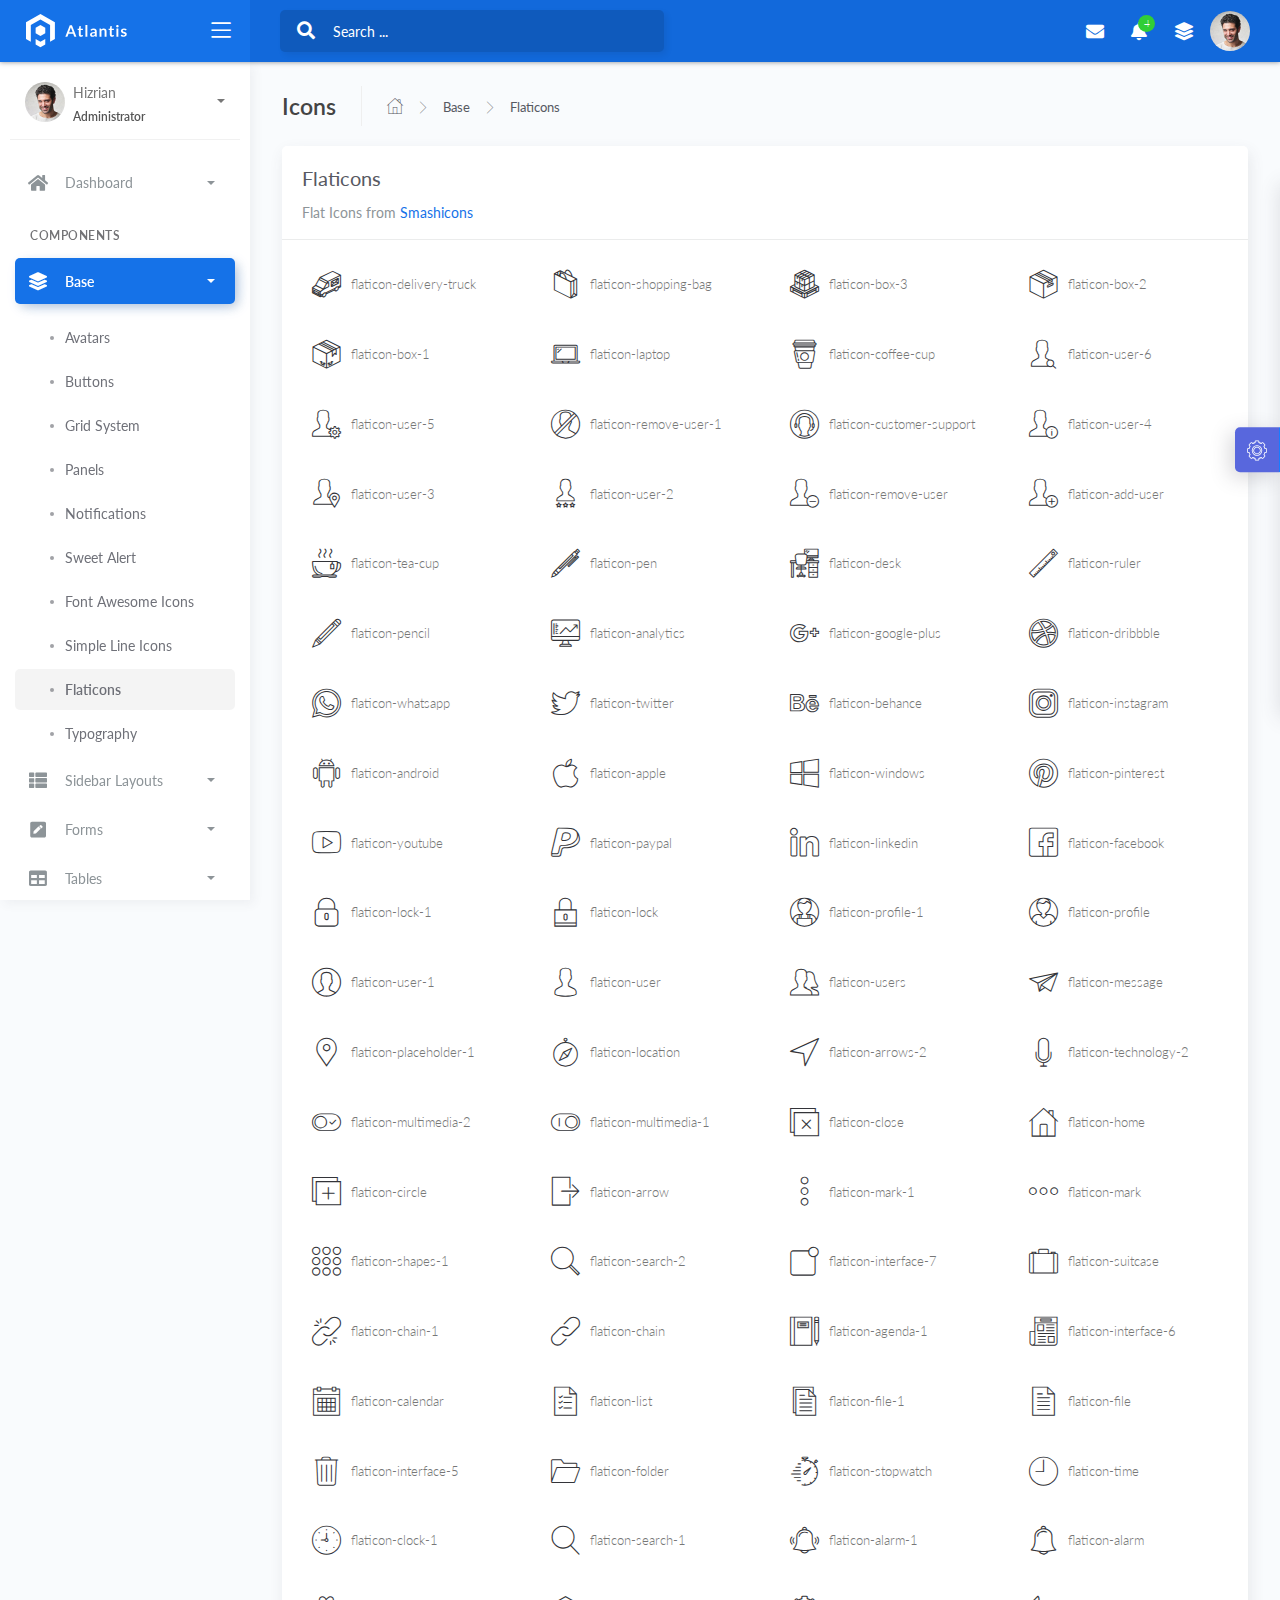
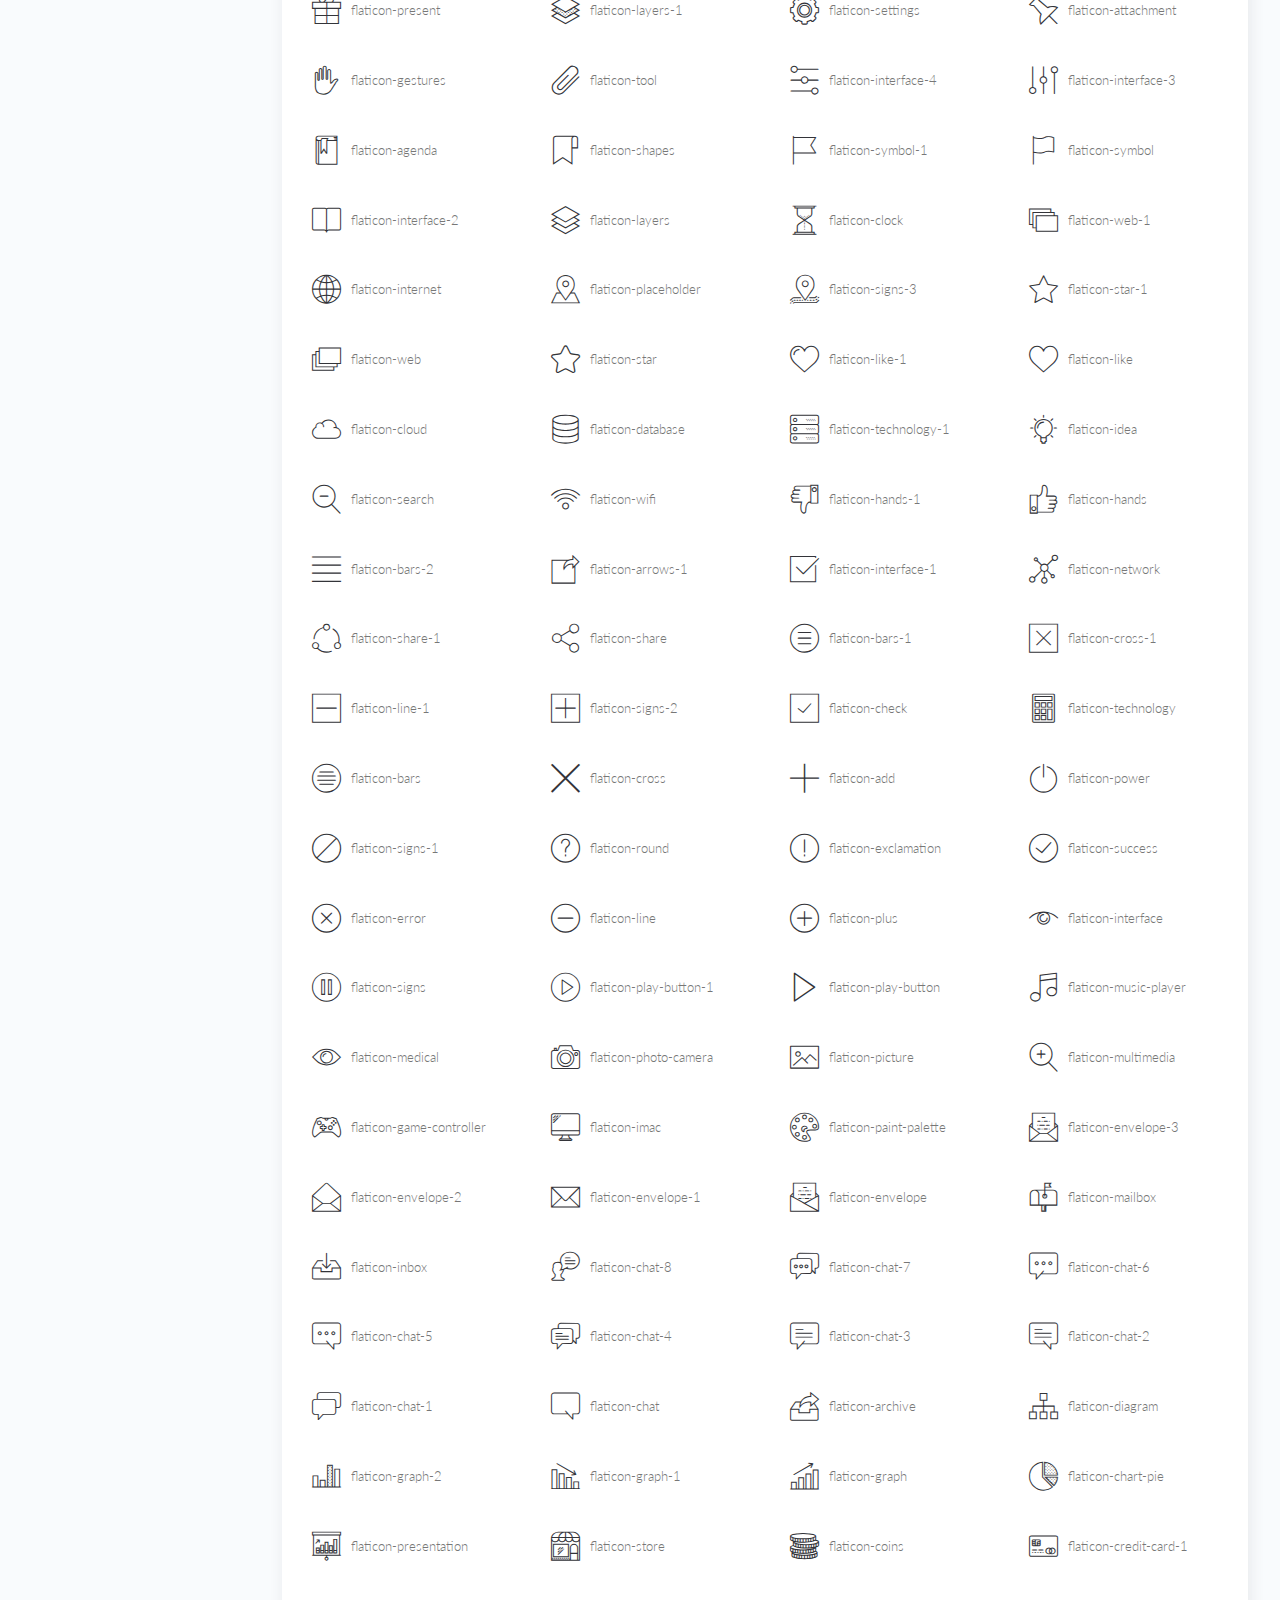
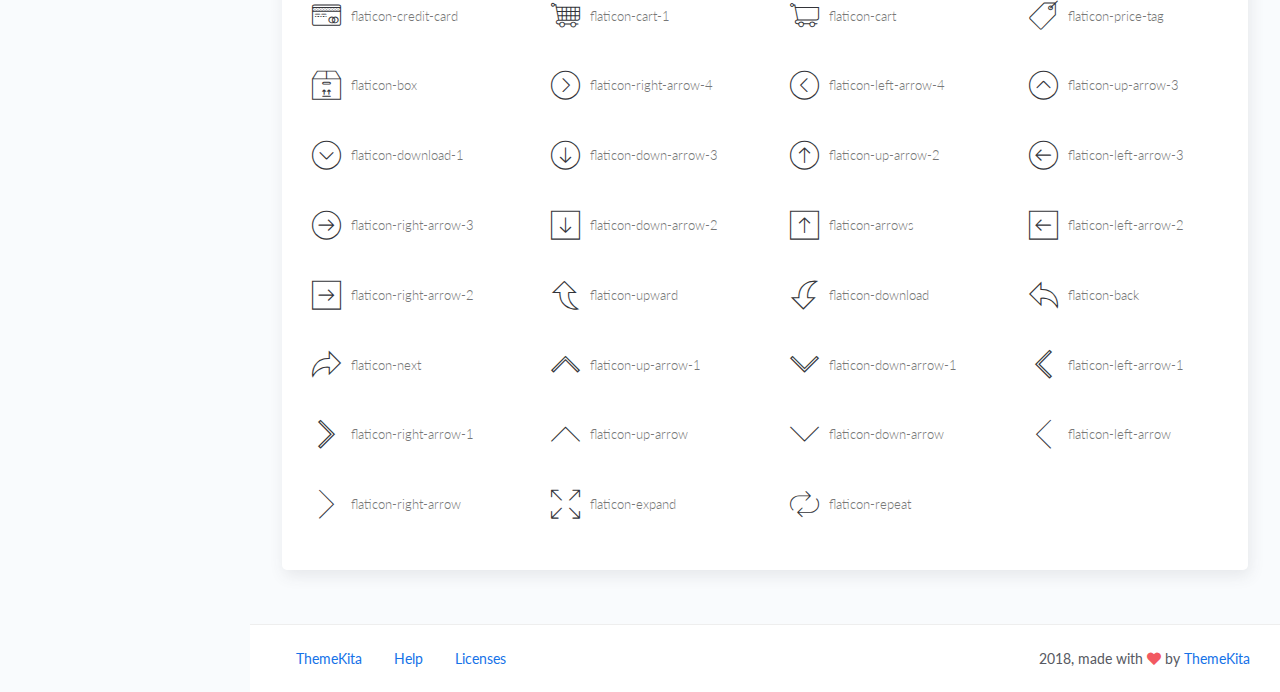
<file: demo1/components/flaticons.html>
<!DOCTYPE html>
<html lang="en">
<head>
	<meta http-equiv="X-UA-Compatible" content="IE=edge" />
	<title>Flaticons - Atlantis Lite Bootstrap 4 Admin Dashboard</title>
	<meta content='width=device-width, initial-scale=1.0, shrink-to-fit=no' name='viewport' />
	<link rel="icon" href="../../assets/img/icon.ico" type="image/x-icon"/>
	
	<!-- Fonts and icons -->
	<script src="../../assets/js/plugin/webfont/webfont.min.js"></script>
	<script>
		WebFont.load({
			google: {"families":["Lato:300,400,700,900"]},
			custom: {"families":["Flaticon", "Font Awesome 5 Solid", "Font Awesome 5 Regular", "Font Awesome 5 Brands", "simple-line-icons"], urls: ['../../assets/css/fonts.min.css']},
			active: function() {
				sessionStorage.fonts = true;
			}
		});
	</script>

	<!-- CSS Files -->
	<link rel="stylesheet" href="../../assets/css/bootstrap.min.css">
	<link rel="stylesheet" href="../../assets/css/atlantis.min.css">
	<!-- CSS Just for demo purpose, don't include it in your project -->
	<link rel="stylesheet" href="../../assets/css/demo.css">
</head>
<body>
	<div class="wrapper">
		<div class="main-header">
			<!-- Logo Header -->
			<div class="logo-header" data-background-color="blue">
				
				<a href="../index.html" class="logo">
					<img src="../../assets/img/logo.svg" alt="navbar brand" class="navbar-brand">
				</a>
				<button class="navbar-toggler sidenav-toggler ml-auto" type="button" data-toggle="collapse" data-target="collapse" aria-expanded="false" aria-label="Toggle navigation">
					<span class="navbar-toggler-icon">
						<i class="icon-menu"></i>
					</span>
				</button>
				<button class="topbar-toggler more"><i class="icon-options-vertical"></i></button>
				<div class="nav-toggle">
					<button class="btn btn-toggle toggle-sidebar">
						<i class="icon-menu"></i>
					</button>
				</div>
			</div>
			<!-- End Logo Header -->

			<!-- Navbar Header -->
			<nav class="navbar navbar-header navbar-expand-lg" data-background-color="blue2">
				
				<div class="container-fluid">
					<div class="collapse" id="search-nav">
						<form class="navbar-left navbar-form nav-search mr-md-3">
							<div class="input-group">
								<div class="input-group-prepend">
									<button type="submit" class="btn btn-search pr-1">
										<i class="fa fa-search search-icon"></i>
									</button>
								</div>
								<input type="text" placeholder="Search ..." class="form-control">
							</div>
						</form>
					</div>
					<ul class="navbar-nav topbar-nav ml-md-auto align-items-center">
						<li class="nav-item toggle-nav-search hidden-caret">
							<a class="nav-link" data-toggle="collapse" href="#search-nav" role="button" aria-expanded="false" aria-controls="search-nav">
								<i class="fa fa-search"></i>
							</a>
						</li>
						<li class="nav-item dropdown hidden-caret">
							<a class="nav-link dropdown-toggle" href="#" id="messageDropdown" role="button" data-toggle="dropdown" aria-haspopup="true" aria-expanded="false">
								<i class="fa fa-envelope"></i>
							</a>
							<ul class="dropdown-menu messages-notif-box animated fadeIn" aria-labelledby="messageDropdown">
								<li>
									<div class="dropdown-title d-flex justify-content-between align-items-center">
										Messages 									
										<a href="#" class="small">Mark all as read</a>
									</div>
								</li>
								<li>
									<div class="message-notif-scroll scrollbar-outer">
										<div class="notif-center">
											<a href="#">
												<div class="notif-img"> 
													<img src="../../assets/img/jm_denis.jpg" alt="Img Profile">
												</div>
												<div class="notif-content">
													<span class="subject">Jimmy Denis</span>
													<span class="block">
														How are you ?
													</span>
													<span class="time">5 minutes ago</span> 
												</div>
											</a>
											<a href="#">
												<div class="notif-img"> 
													<img src="../../assets/img/chadengle.jpg" alt="Img Profile">
												</div>
												<div class="notif-content">
													<span class="subject">Chad</span>
													<span class="block">
														Ok, Thanks !
													</span>
													<span class="time">12 minutes ago</span> 
												</div>
											</a>
											<a href="#">
												<div class="notif-img"> 
													<img src="../../assets/img/mlane.jpg" alt="Img Profile">
												</div>
												<div class="notif-content">
													<span class="subject">Jhon Doe</span>
													<span class="block">
														Ready for the meeting today...
													</span>
													<span class="time">12 minutes ago</span> 
												</div>
											</a>
											<a href="#">
												<div class="notif-img"> 
													<img src="../../assets/img/talha.jpg" alt="Img Profile">
												</div>
												<div class="notif-content">
													<span class="subject">Talha</span>
													<span class="block">
														Hi, Apa Kabar ?
													</span>
													<span class="time">17 minutes ago</span> 
												</div>
											</a>
										</div>
									</div>
								</li>
								<li>
									<a class="see-all" href="javascript:void(0);">See all messages<i class="fa fa-angle-right"></i> </a>
								</li>
							</ul>
						</li>
						<li class="nav-item dropdown hidden-caret">
							<a class="nav-link dropdown-toggle" href="#" id="notifDropdown" role="button" data-toggle="dropdown" aria-haspopup="true" aria-expanded="false">
								<i class="fa fa-bell"></i>
								<span class="notification">4</span>
							</a>
							<ul class="dropdown-menu notif-box animated fadeIn" aria-labelledby="notifDropdown">
								<li>
									<div class="dropdown-title">You have 4 new notification</div>
								</li>
								<li>
									<div class="notif-center">
										<a href="#">
											<div class="notif-icon notif-primary"> <i class="fa fa-user-plus"></i> </div>
											<div class="notif-content">
												<span class="block">
													New user registered
												</span>
												<span class="time">5 minutes ago</span> 
											</div>
										</a>
										<a href="#">
											<div class="notif-icon notif-success"> <i class="fa fa-comment"></i> </div>
											<div class="notif-content">
												<span class="block">
													Rahmad commented on Admin
												</span>
												<span class="time">12 minutes ago</span> 
											</div>
										</a>
										<a href="#">
											<div class="notif-img"> 
												<img src="../../assets/img/profile2.jpg" alt="Img Profile">
											</div>
											<div class="notif-content">
												<span class="block">
													Reza send messages to you
												</span>
												<span class="time">12 minutes ago</span> 
											</div>
										</a>
										<a href="#">
											<div class="notif-icon notif-danger"> <i class="fa fa-heart"></i> </div>
											<div class="notif-content">
												<span class="block">
													Farrah liked Admin
												</span>
												<span class="time">17 minutes ago</span> 
											</div>
										</a>
									</div>
								</li>
								<li>
									<a class="see-all" href="javascript:void(0);">See all notifications<i class="fa fa-angle-right"></i> </a>
								</li>
							</ul>
						</li>
						<li class="nav-item dropdown hidden-caret">
							<a class="nav-link" data-toggle="dropdown" href="#" aria-expanded="false">
								<i class="fas fa-layer-group"></i>
							</a>
							<div class="dropdown-menu quick-actions quick-actions-info animated fadeIn">
								<div class="quick-actions-header">
									<span class="title mb-1">Quick Actions</span>
									<span class="subtitle op-8">Shortcuts</span>
								</div>
								<div class="quick-actions-scroll scrollbar-outer">
									<div class="quick-actions-items">
										<div class="row m-0">
											<a class="col-6 col-md-4 p-0" href="#">
												<div class="quick-actions-item">
													<i class="flaticon-file-1"></i>
													<span class="text">Generated Report</span>
												</div>
											</a>
											<a class="col-6 col-md-4 p-0" href="#">
												<div class="quick-actions-item">
													<i class="flaticon-database"></i>
													<span class="text">Create New Database</span>
												</div>
											</a>
											<a class="col-6 col-md-4 p-0" href="#">
												<div class="quick-actions-item">
													<i class="flaticon-pen"></i>
													<span class="text">Create New Post</span>
												</div>
											</a>
											<a class="col-6 col-md-4 p-0" href="#">
												<div class="quick-actions-item">
													<i class="flaticon-interface-1"></i>
													<span class="text">Create New Task</span>
												</div>
											</a>
											<a class="col-6 col-md-4 p-0" href="#">
												<div class="quick-actions-item">
													<i class="flaticon-list"></i>
													<span class="text">Completed Tasks</span>
												</div>
											</a>
											<a class="col-6 col-md-4 p-0" href="#">
												<div class="quick-actions-item">
													<i class="flaticon-file"></i>
													<span class="text">Create New Invoice</span>
												</div>
											</a>
										</div>
									</div>
								</div>
							</div>
						</li>
						<li class="nav-item dropdown hidden-caret">
							<a class="dropdown-toggle profile-pic" data-toggle="dropdown" href="#" aria-expanded="false">
								<div class="avatar-sm">
									<img src="../../assets/img/profile.jpg" alt="..." class="avatar-img rounded-circle">
								</div>
							</a>
							<ul class="dropdown-menu dropdown-user animated fadeIn">
								<div class="dropdown-user-scroll scrollbar-outer">
									<li>
										<div class="user-box">
											<div class="avatar-lg"><img src="../../assets/img/profile.jpg" alt="image profile" class="avatar-img rounded"></div>
											<div class="u-text">
												<h4>Hizrian</h4>
												<p class="text-muted">hello@example.com</p><a href="profile.html" class="btn btn-xs btn-secondary btn-sm">View Profile</a>
											</div>
										</div>
									</li>
									<li>
										<div class="dropdown-divider"></div>
										<a class="dropdown-item" href="#">My Profile</a>
										<a class="dropdown-item" href="#">My Balance</a>
										<a class="dropdown-item" href="#">Inbox</a>
										<div class="dropdown-divider"></div>
										<a class="dropdown-item" href="#">Account Setting</a>
										<div class="dropdown-divider"></div>
										<a class="dropdown-item" href="#">Logout</a>
									</li>
								</div>
							</ul>
						</li>
					</ul>
				</div>
			</nav>
			<!-- End Navbar -->
		</div>
		<!-- Sidebar -->
		<div class="sidebar sidebar-style-2">
			
			<div class="sidebar-wrapper scrollbar scrollbar-inner">
				<div class="sidebar-content">
					<div class="user">
						<div class="avatar-sm float-left mr-2">
							<img src="../../assets/img/profile.jpg" alt="..." class="avatar-img rounded-circle">
						</div>
						<div class="info">
							<a data-toggle="collapse" href="#collapseExample" aria-expanded="true">
								<span>
									Hizrian
									<span class="user-level">Administrator</span>
									<span class="caret"></span>
								</span>
							</a>
							<div class="clearfix"></div>

							<div class="collapse in" id="collapseExample">
								<ul class="nav">
									<li>
										<a href="#profile">
											<span class="link-collapse">My Profile</span>
										</a>
									</li>
									<li>
										<a href="#edit">
											<span class="link-collapse">Edit Profile</span>
										</a>
									</li>
									<li>
										<a href="#settings">
											<span class="link-collapse">Settings</span>
										</a>
									</li>
								</ul>
							</div>
						</div>
					</div>
					<ul class="nav nav-primary">
						<li class="nav-item">
							<a data-toggle="collapse" href="#dashboard" class="collapsed" aria-expanded="false">
								<i class="fas fa-home"></i>
								<p>Dashboard</p>
								<span class="caret"></span>
							</a>
							<div class="collapse" id="dashboard">
								<ul class="nav nav-collapse">
									<li>
										<a href="../../demo1/index.html">
											<span class="sub-item">Dashboard 1</span>
										</a>
									</li>
									<li>
										<a href="../../demo2/index.html">
											<span class="sub-item">Dashboard 2</span>
										</a>
									</li>
								</ul>
							</div>
						</li>
						<li class="nav-section">
							<span class="sidebar-mini-icon">
								<i class="fa fa-ellipsis-h"></i>
							</span>
							<h4 class="text-section">Components</h4>
						</li>
						<li class="nav-item active submenu">
							<a data-toggle="collapse" href="#base">
								<i class="fas fa-layer-group"></i>
								<p>Base</p>
								<span class="caret"></span>
							</a>
							<div class="collapse show" id="base">
								<ul class="nav nav-collapse">
									<li>
										<a href="../components/avatars.html">
											<span class="sub-item">Avatars</span>
										</a>
									</li>
									<li>
										<a href="../components/buttons.html">
											<span class="sub-item">Buttons</span>
										</a>
									</li>
									<li>
										<a href="../components/gridsystem.html">
											<span class="sub-item">Grid System</span>
										</a>
									</li>
									<li>
										<a href="../components/panels.html">
											<span class="sub-item">Panels</span>
										</a>
									</li>
									<li>
										<a href="../components/notifications.html">
											<span class="sub-item">Notifications</span>
										</a>
									</li>
									<li>
										<a href="../components/sweetalert.html">
											<span class="sub-item">Sweet Alert</span>
										</a>
									</li>
									<li>
										<a href="../components/font-awesome-icons.html">
											<span class="sub-item">Font Awesome Icons</span>
										</a>
									</li>
									<li>
										<a href="../components/simple-line-icons.html">
											<span class="sub-item">Simple Line Icons</span>
										</a>
									</li>
									<li class="active">
										<a href="../components/flaticons.html">
											<span class="sub-item">Flaticons</span>
										</a>
									</li>
									<li>
										<a href="../components/typography.html">
											<span class="sub-item">Typography</span>
										</a>
									</li>
								</ul>
							</div>
						</li>
						<li class="nav-item">
							<a data-toggle="collapse" href="#sidebarLayouts">
								<i class="fas fa-th-list"></i>
								<p>Sidebar Layouts</p>
								<span class="caret"></span>
							</a>
							<div class="collapse" id="sidebarLayouts">
								<ul class="nav nav-collapse">
									<li>
										<a href="../sidebar-style-1.html">
											<span class="sub-item">Sidebar Style 1</span>
										</a>
									</li>
									<li>
										<a href="../overlay-sidebar.html">
											<span class="sub-item">Overlay Sidebar</span>
										</a>
									</li>
									<li>
										<a href="../compact-sidebar.html">
											<span class="sub-item">Compact Sidebar</span>
										</a>
									</li>
									<li>
										<a href="../static-sidebar.html">
											<span class="sub-item">Static Sidebar</span>
										</a>
									</li>
									<li>
										<a href="../icon-menu.html">
											<span class="sub-item">Icon Menu</span>
										</a>
									</li>
								</ul>
							</div>
						</li>
						<li class="nav-item">
							<a data-toggle="collapse" href="#forms">
								<i class="fas fa-pen-square"></i>
								<p>Forms</p>
								<span class="caret"></span>
							</a>
							<div class="collapse" id="forms">
								<ul class="nav nav-collapse">
									<li>
										<a href="../forms/forms.html">
											<span class="sub-item">Basic Form</span>
										</a>
									</li>
								</ul>
							</div>
						</li>
						<li class="nav-item">
							<a data-toggle="collapse" href="#tables">
								<i class="fas fa-table"></i>
								<p>Tables</p>
								<span class="caret"></span>
							</a>
							<div class="collapse" id="tables">
								<ul class="nav nav-collapse">
									<li>
										<a href="../tables/tables.html">
											<span class="sub-item">Basic Table</span>
										</a>
									</li>
									<li>
										<a href="../tables/datatables.html">
											<span class="sub-item">Datatables</span>
										</a>
									</li>
								</ul>
							</div>
						</li>
						<li class="nav-item">
							<a data-toggle="collapse" href="#maps">
								<i class="fas fa-map-marker-alt"></i>
								<p>Maps</p>
								<span class="caret"></span>
							</a>
							<div class="collapse" id="maps">
								<ul class="nav nav-collapse">
									<li>
										<a href="../maps/jqvmap.html">
											<span class="sub-item">JQVMap</span>
										</a>
									</li>
								</ul>
							</div>
						</li>
						<li class="nav-item">
							<a data-toggle="collapse" href="#charts">
								<i class="far fa-chart-bar"></i>
								<p>Charts</p>
								<span class="caret"></span>
							</a>
							<div class="collapse" id="charts">
								<ul class="nav nav-collapse">
									<li>
										<a href="../charts/charts.html">
											<span class="sub-item">Chart Js</span>
										</a>
									</li>
									<li>
										<a href="../charts/sparkline.html">
											<span class="sub-item">Sparkline</span>
										</a>
									</li>
								</ul>
							</div>
						</li>
						<li class="nav-item">
							<a href="../widgets.html">
								<i class="fas fa-desktop"></i>
								<p>Widgets</p>
								<span class="badge badge-success">4</span>
							</a>
						</li>
					</ul>
				</div>
			</div>
		</div>
		<div class="main-panel">
			<div class="content">
				<div class="page-inner">
					<div class="page-header">
						<h4 class="page-title">Icons</h4>
						<ul class="breadcrumbs">
							<li class="nav-home">
								<a href="#">
									<i class="flaticon-home"></i>
								</a>
							</li>
							<li class="separator">
								<i class="flaticon-right-arrow"></i>
							</li>
							<li class="nav-item">
								<a href="#">Base</a>
							</li>
							<li class="separator">
								<i class="flaticon-right-arrow"></i>
							</li>
							<li class="nav-item">
								<a href="#">Flaticons</a>
							</li>
						</ul>
					</div>
					<div class="row">
						<div class="col-md-12">
							<div class="card">
								<div class="card-header">
									<div class="card-title">Flaticons</div>
									<div class="card-category">Flat Icons from <a class="link" href="https://www.flaticon.com/authors/smashicons">Smashicons</a></div>
								</div>
								<div class="card-body">
									<div id="row-demo-icon" class="row">
									</div>
								</div>
							</div>
						</div>
					</div>
				</div>
			</div>
			<footer class="footer">
				<div class="container-fluid">
					<nav class="pull-left">
						<ul class="nav">
							<li class="nav-item">
								<a class="nav-link" href="https://www.themekita.com">
									ThemeKita
								</a>
							</li>
							<li class="nav-item">
								<a class="nav-link" href="#">
									Help
								</a>
							</li>
							<li class="nav-item">
								<a class="nav-link" href="#">
									Licenses
								</a>
							</li>
						</ul>
					</nav>
					<div class="copyright ml-auto">
						2018, made with <i class="fa fa-heart heart text-danger"></i> by <a href="https://www.themekita.com">ThemeKita</a>
					</div>				
				</div>
			</footer>
		</div>
		
		<!-- Custom template | don't include it in your project! -->
		<div class="custom-template">
			<div class="title">Settings</div>
			<div class="custom-content">
				<div class="switcher">
					<div class="switch-block">
						<h4>Logo Header</h4>
						<div class="btnSwitch">
							<button type="button" class="changeLogoHeaderColor" data-color="dark"></button>
							<button type="button" class="selected changeLogoHeaderColor" data-color="blue"></button>
							<button type="button" class="changeLogoHeaderColor" data-color="purple"></button>
							<button type="button" class="changeLogoHeaderColor" data-color="light-blue"></button>
							<button type="button" class="changeLogoHeaderColor" data-color="green"></button>
							<button type="button" class="changeLogoHeaderColor" data-color="orange"></button>
							<button type="button" class="changeLogoHeaderColor" data-color="red"></button>
							<button type="button" class="changeLogoHeaderColor" data-color="white"></button>
							<br/>
							<button type="button" class="changeLogoHeaderColor" data-color="dark2"></button>
							<button type="button" class="changeLogoHeaderColor" data-color="blue2"></button>
							<button type="button" class="changeLogoHeaderColor" data-color="purple2"></button>
							<button type="button" class="changeLogoHeaderColor" data-color="light-blue2"></button>
							<button type="button" class="changeLogoHeaderColor" data-color="green2"></button>
							<button type="button" class="changeLogoHeaderColor" data-color="orange2"></button>
							<button type="button" class="changeLogoHeaderColor" data-color="red2"></button>
						</div>
					</div>
					<div class="switch-block">
						<h4>Navbar Header</h4>
						<div class="btnSwitch">
							<button type="button" class="changeTopBarColor" data-color="dark"></button>
							<button type="button" class="changeTopBarColor" data-color="blue"></button>
							<button type="button" class="changeTopBarColor" data-color="purple"></button>
							<button type="button" class="changeTopBarColor" data-color="light-blue"></button>
							<button type="button" class="changeTopBarColor" data-color="green"></button>
							<button type="button" class="changeTopBarColor" data-color="orange"></button>
							<button type="button" class="changeTopBarColor" data-color="red"></button>
							<button type="button" class="changeTopBarColor" data-color="white"></button>
							<br/>
							<button type="button" class="changeTopBarColor" data-color="dark2"></button>
							<button type="button" class="selected changeTopBarColor" data-color="blue2"></button>
							<button type="button" class="changeTopBarColor" data-color="purple2"></button>
							<button type="button" class="changeTopBarColor" data-color="light-blue2"></button>
							<button type="button" class="changeTopBarColor" data-color="green2"></button>
							<button type="button" class="changeTopBarColor" data-color="orange2"></button>
							<button type="button" class="changeTopBarColor" data-color="red2"></button>
						</div>
					</div>
					<div class="switch-block">
						<h4>Sidebar</h4>
						<div class="btnSwitch">
							<button type="button" class="selected changeSideBarColor" data-color="white"></button>
							<button type="button" class="changeSideBarColor" data-color="dark"></button>
							<button type="button" class="changeSideBarColor" data-color="dark2"></button>
						</div>
					</div>
					<div class="switch-block">
						<h4>Background</h4>
						<div class="btnSwitch">
							<button type="button" class="changeBackgroundColor" data-color="bg2"></button>
							<button type="button" class="changeBackgroundColor selected" data-color="bg1"></button>
							<button type="button" class="changeBackgroundColor" data-color="bg3"></button>
							<button type="button" class="changeBackgroundColor" data-color="dark"></button>
						</div>
					</div>
				</div>
			</div>
			<div class="custom-toggle">
				<i class="flaticon-settings"></i>
			</div>
		</div>
		<!-- End Custom template -->
	</div>
	<!--   Core JS Files   -->
	<script src="../../assets/js/core/jquery.3.2.1.min.js"></script>
	<script src="../../assets/js/core/popper.min.js"></script>
	<script src="../../assets/js/core/bootstrap.min.js"></script>
	<!-- jQuery UI -->
	<script src="../../assets/js/plugin/jquery-ui-1.12.1.custom/jquery-ui.min.js"></script>
	<script src="../../assets/js/plugin/jquery-ui-touch-punch/jquery.ui.touch-punch.min.js"></script>
	
	<!-- jQuery Scrollbar -->
	<script src="../../assets/js/plugin/jquery-scrollbar/jquery.scrollbar.min.js"></script>
	<!-- Atlantis JS -->
	<script src="../../assets/js/atlantis.min.js"></script>
	<!-- Atlantis DEMO methods, don't include it in your project! -->
	<script src="../../assets/js/setting-demo2.js"></script>
	<script >
		var iconClass = ['flaticon-delivery-truck', 'flaticon-shopping-bag', 'flaticon-box-3', 'flaticon-box-2', 'flaticon-box-1', 'flaticon-laptop', 'flaticon-coffee-cup', 'flaticon-user-6', 'flaticon-user-5', 'flaticon-remove-user-1', 'flaticon-customer-support', 'flaticon-user-4', 'flaticon-user-3', 'flaticon-user-2', 'flaticon-remove-user', 'flaticon-add-user', 'flaticon-tea-cup', 'flaticon-pen', 'flaticon-desk', 'flaticon-ruler', 'flaticon-pencil', 'flaticon-analytics', 'flaticon-google-plus', 'flaticon-dribbble', 'flaticon-whatsapp', 'flaticon-twitter', 'flaticon-behance', 'flaticon-instagram', 'flaticon-android', 'flaticon-apple', 'flaticon-windows', 'flaticon-pinterest', 'flaticon-youtube', 'flaticon-paypal', 'flaticon-linkedin', 'flaticon-facebook', 'flaticon-lock-1', 'flaticon-lock', 'flaticon-profile-1', 'flaticon-profile', 'flaticon-user-1', 'flaticon-user', 'flaticon-users', 'flaticon-message', 'flaticon-placeholder-1', 'flaticon-location', 'flaticon-arrows-2', 'flaticon-technology-2', 'flaticon-multimedia-2', 'flaticon-multimedia-1', 'flaticon-close', 'flaticon-home', 'flaticon-circle', 'flaticon-arrow', 'flaticon-mark-1', 'flaticon-mark', 'flaticon-shapes-1', 'flaticon-search-2', 'flaticon-interface-7', 'flaticon-suitcase', 'flaticon-chain-1', 'flaticon-chain', 'flaticon-agenda-1', 'flaticon-interface-6', 'flaticon-calendar', 'flaticon-list', 'flaticon-file-1', 'flaticon-file', 'flaticon-interface-5', 'flaticon-folder', 'flaticon-stopwatch', 'flaticon-time', 'flaticon-clock-1', 'flaticon-search-1', 'flaticon-alarm-1', 'flaticon-alarm', 'flaticon-present', 'flaticon-layers-1', 'flaticon-settings', 'flaticon-attachment', 'flaticon-gestures', 'flaticon-tool', 'flaticon-interface-4', 'flaticon-interface-3', 'flaticon-agenda', 'flaticon-shapes', 'flaticon-symbol-1', 'flaticon-symbol', 'flaticon-interface-2', 'flaticon-layers', 'flaticon-clock', 'flaticon-web-1', 'flaticon-internet', 'flaticon-placeholder', 'flaticon-signs-3', 'flaticon-star-1', 'flaticon-web', 'flaticon-star', 'flaticon-like-1', 'flaticon-like', 'flaticon-cloud', 'flaticon-database', 'flaticon-technology-1', 'flaticon-idea', 'flaticon-search', 'flaticon-wifi', 'flaticon-hands-1', 'flaticon-hands', 'flaticon-bars-2', 'flaticon-arrows-1', 'flaticon-interface-1', 'flaticon-network', 'flaticon-share-1', 'flaticon-share', 'flaticon-bars-1', 'flaticon-cross-1', 'flaticon-line-1', 'flaticon-signs-2', 'flaticon-check', 'flaticon-technology', 'flaticon-bars', 'flaticon-cross', 'flaticon-add', 'flaticon-power', 'flaticon-signs-1', 'flaticon-round', 'flaticon-exclamation', 'flaticon-success', 'flaticon-error', 'flaticon-line', 'flaticon-plus', 'flaticon-interface', 'flaticon-signs', 'flaticon-play-button-1', 'flaticon-play-button', 'flaticon-music-player', 'flaticon-medical', 'flaticon-photo-camera', 'flaticon-picture', 'flaticon-multimedia', 'flaticon-game-controller', 'flaticon-imac', 'flaticon-paint-palette', 'flaticon-envelope-3', 'flaticon-envelope-2', 'flaticon-envelope-1', 'flaticon-envelope', 'flaticon-mailbox', 'flaticon-inbox', 'flaticon-chat-8', 'flaticon-chat-7', 'flaticon-chat-6', 'flaticon-chat-5', 'flaticon-chat-4', 'flaticon-chat-3', 'flaticon-chat-2', 'flaticon-chat-1', 'flaticon-chat', 'flaticon-archive', 'flaticon-diagram', 'flaticon-graph-2', 'flaticon-graph-1', 'flaticon-graph', 'flaticon-chart-pie', 'flaticon-presentation', 'flaticon-store', 'flaticon-coins', 'flaticon-credit-card-1', 'flaticon-credit-card', 'flaticon-cart-1', 'flaticon-cart', 'flaticon-price-tag', 'flaticon-box', 'flaticon-right-arrow-4', 'flaticon-left-arrow-4', 'flaticon-up-arrow-3', 'flaticon-download-1', 'flaticon-down-arrow-3', 'flaticon-up-arrow-2', 'flaticon-left-arrow-3', 'flaticon-right-arrow-3', 'flaticon-down-arrow-2', 'flaticon-arrows', 'flaticon-left-arrow-2', 'flaticon-right-arrow-2', 'flaticon-upward', 'flaticon-download', 'flaticon-back', 'flaticon-next', 'flaticon-up-arrow-1', 'flaticon-down-arrow-1', 'flaticon-left-arrow-1', 'flaticon-right-arrow-1', 'flaticon-up-arrow', 'flaticon-down-arrow', 'flaticon-left-arrow', 'flaticon-right-arrow', 'flaticon-expand', 'flaticon-repeat'
		]; var rowDemoIcon = "#row-demo-icon";
		for (i = 0; i < iconClass.length; i++){
			$(rowDemoIcon).append('<div class="col-md-3"> <div class="demo-icon"> <div class="icon-preview"><i class="la ' + iconClass[i] + '"></i></div> <div class="icon-class">' + iconClass[i] + '</div> </div> </div>');
		}
	</script>
</body>
</html>
</file>
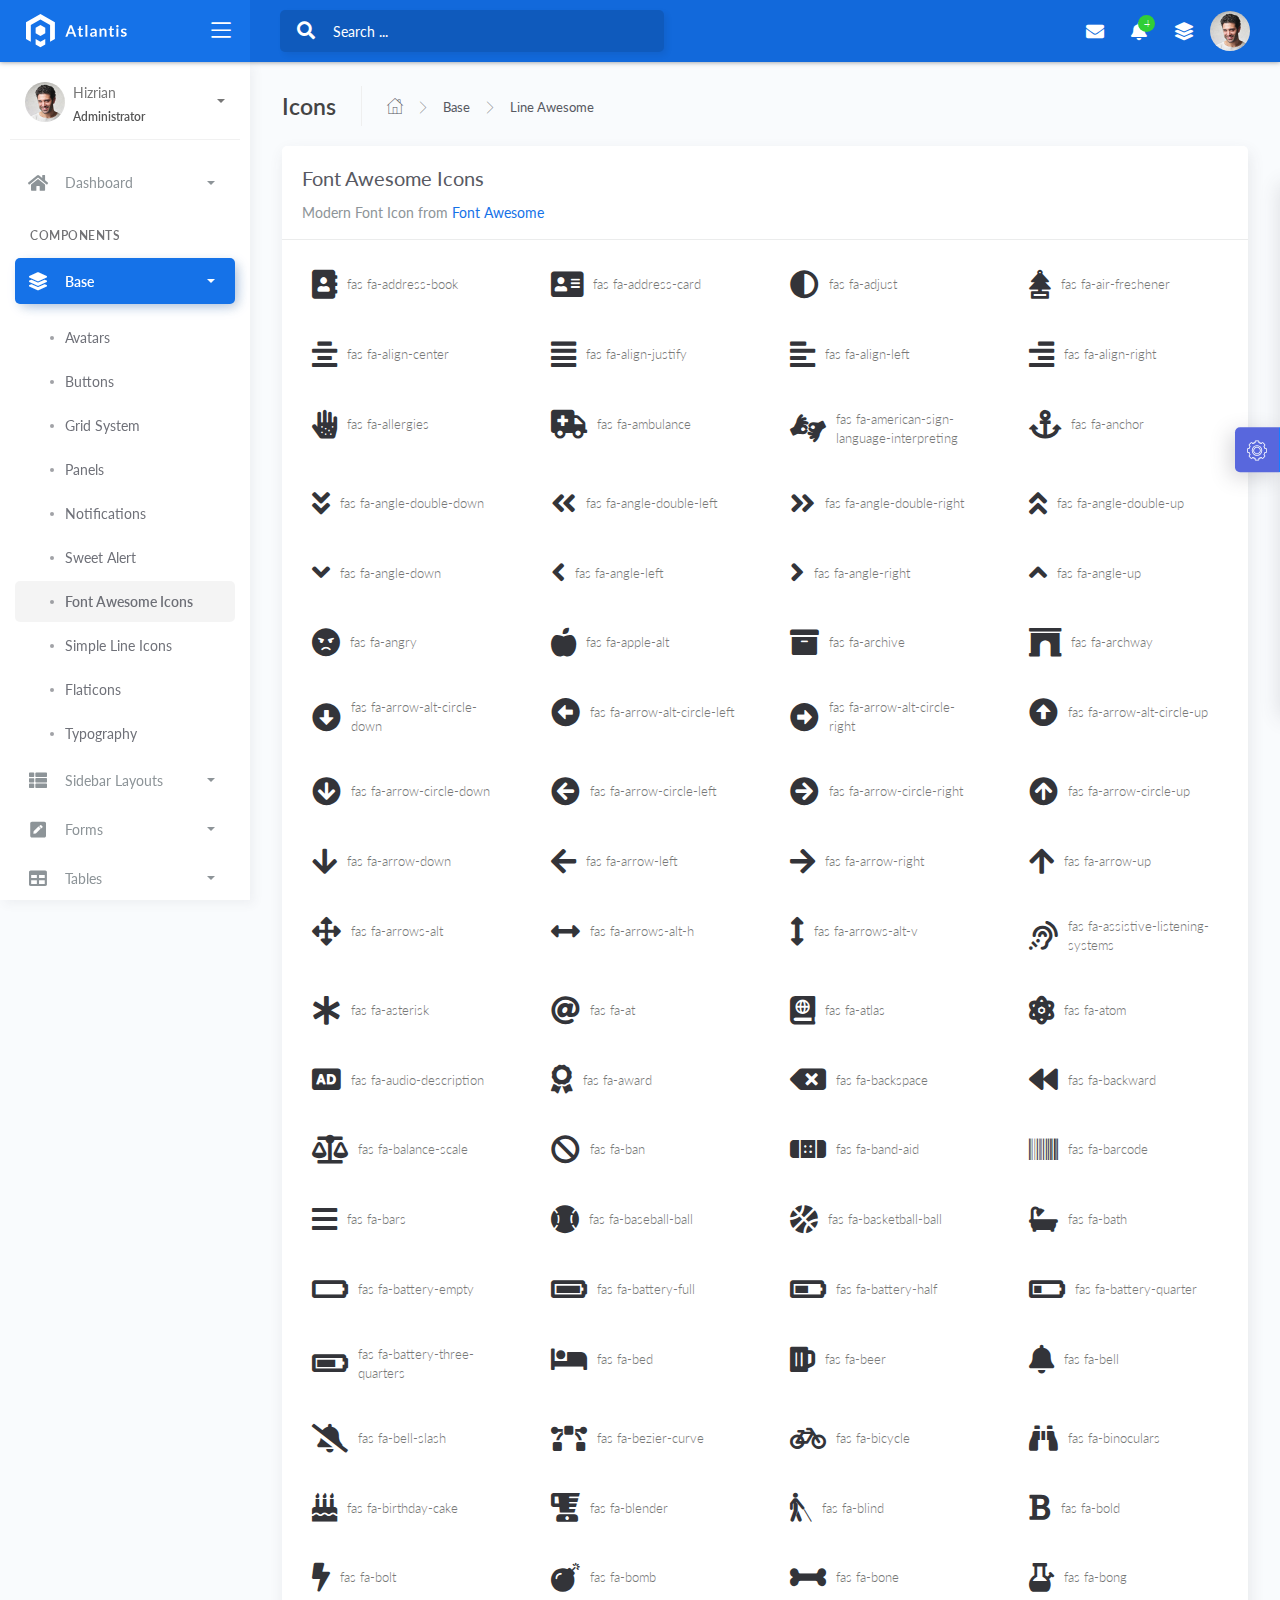
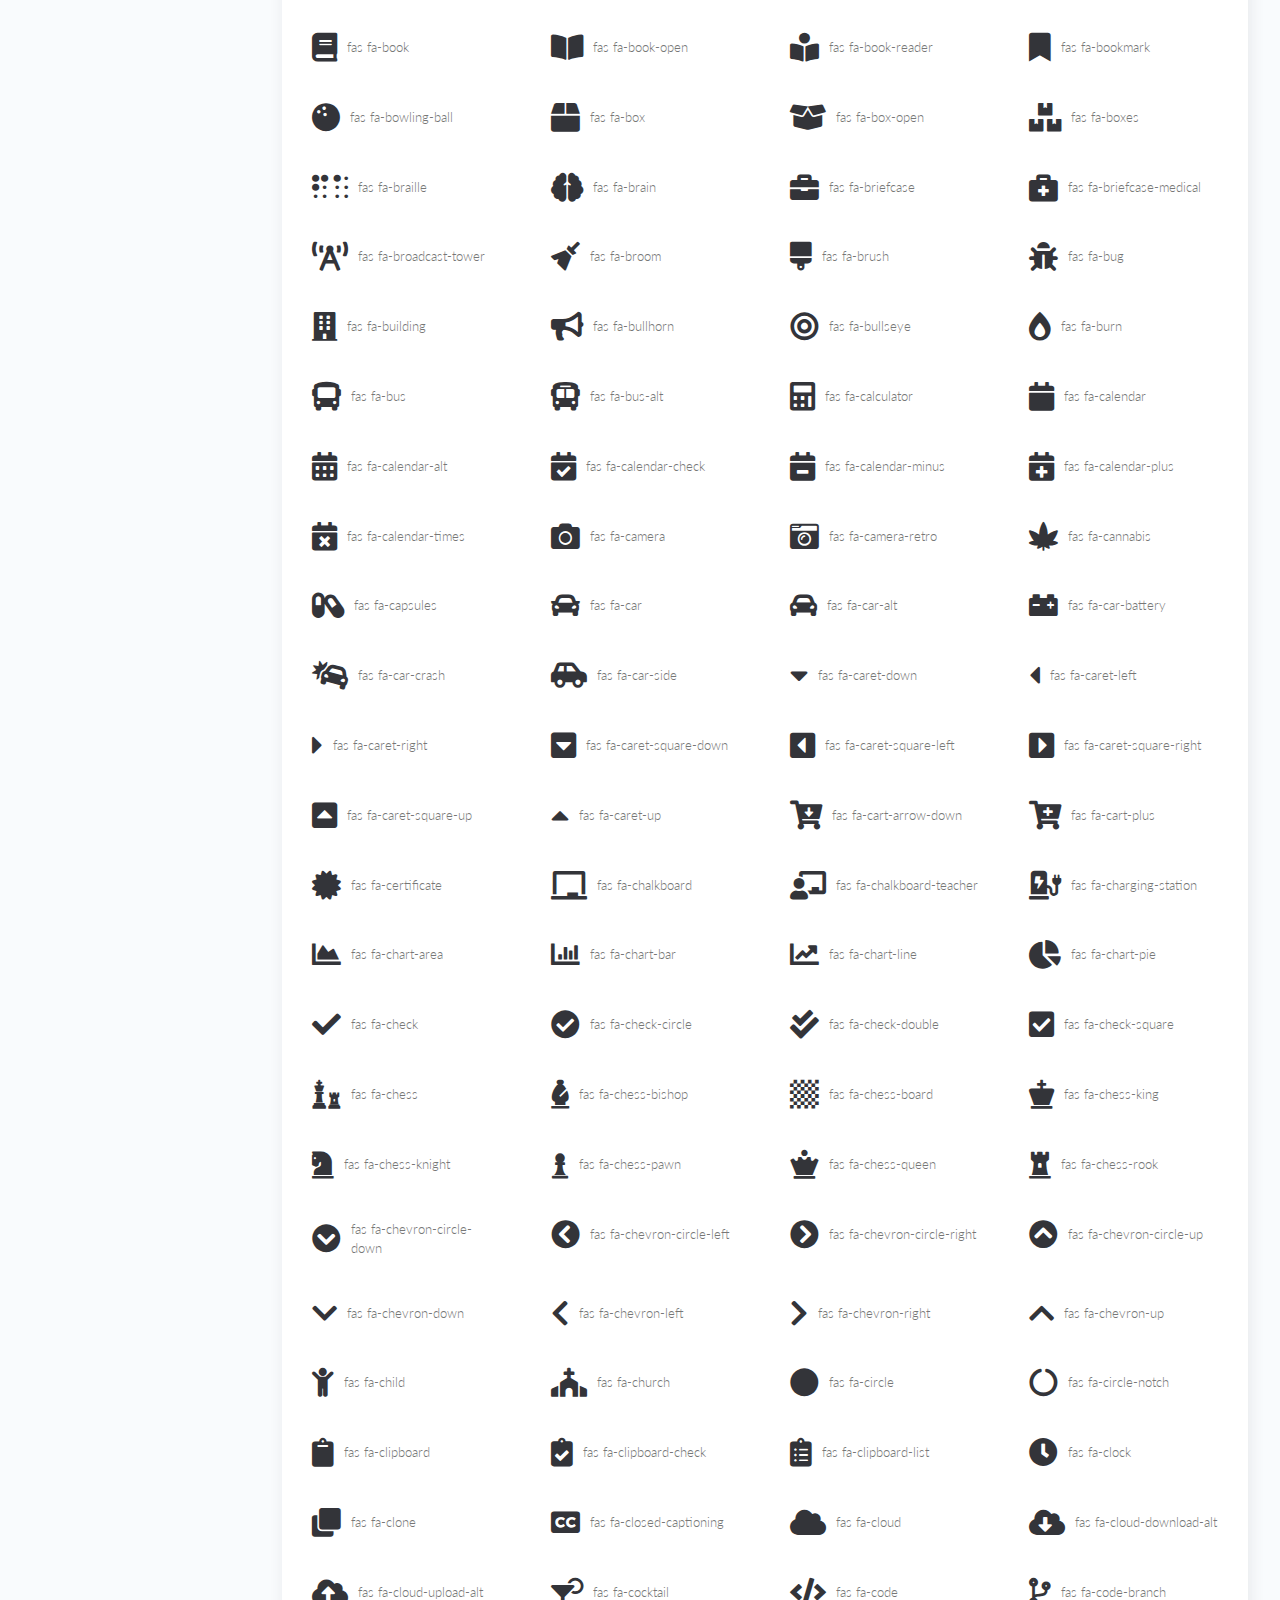
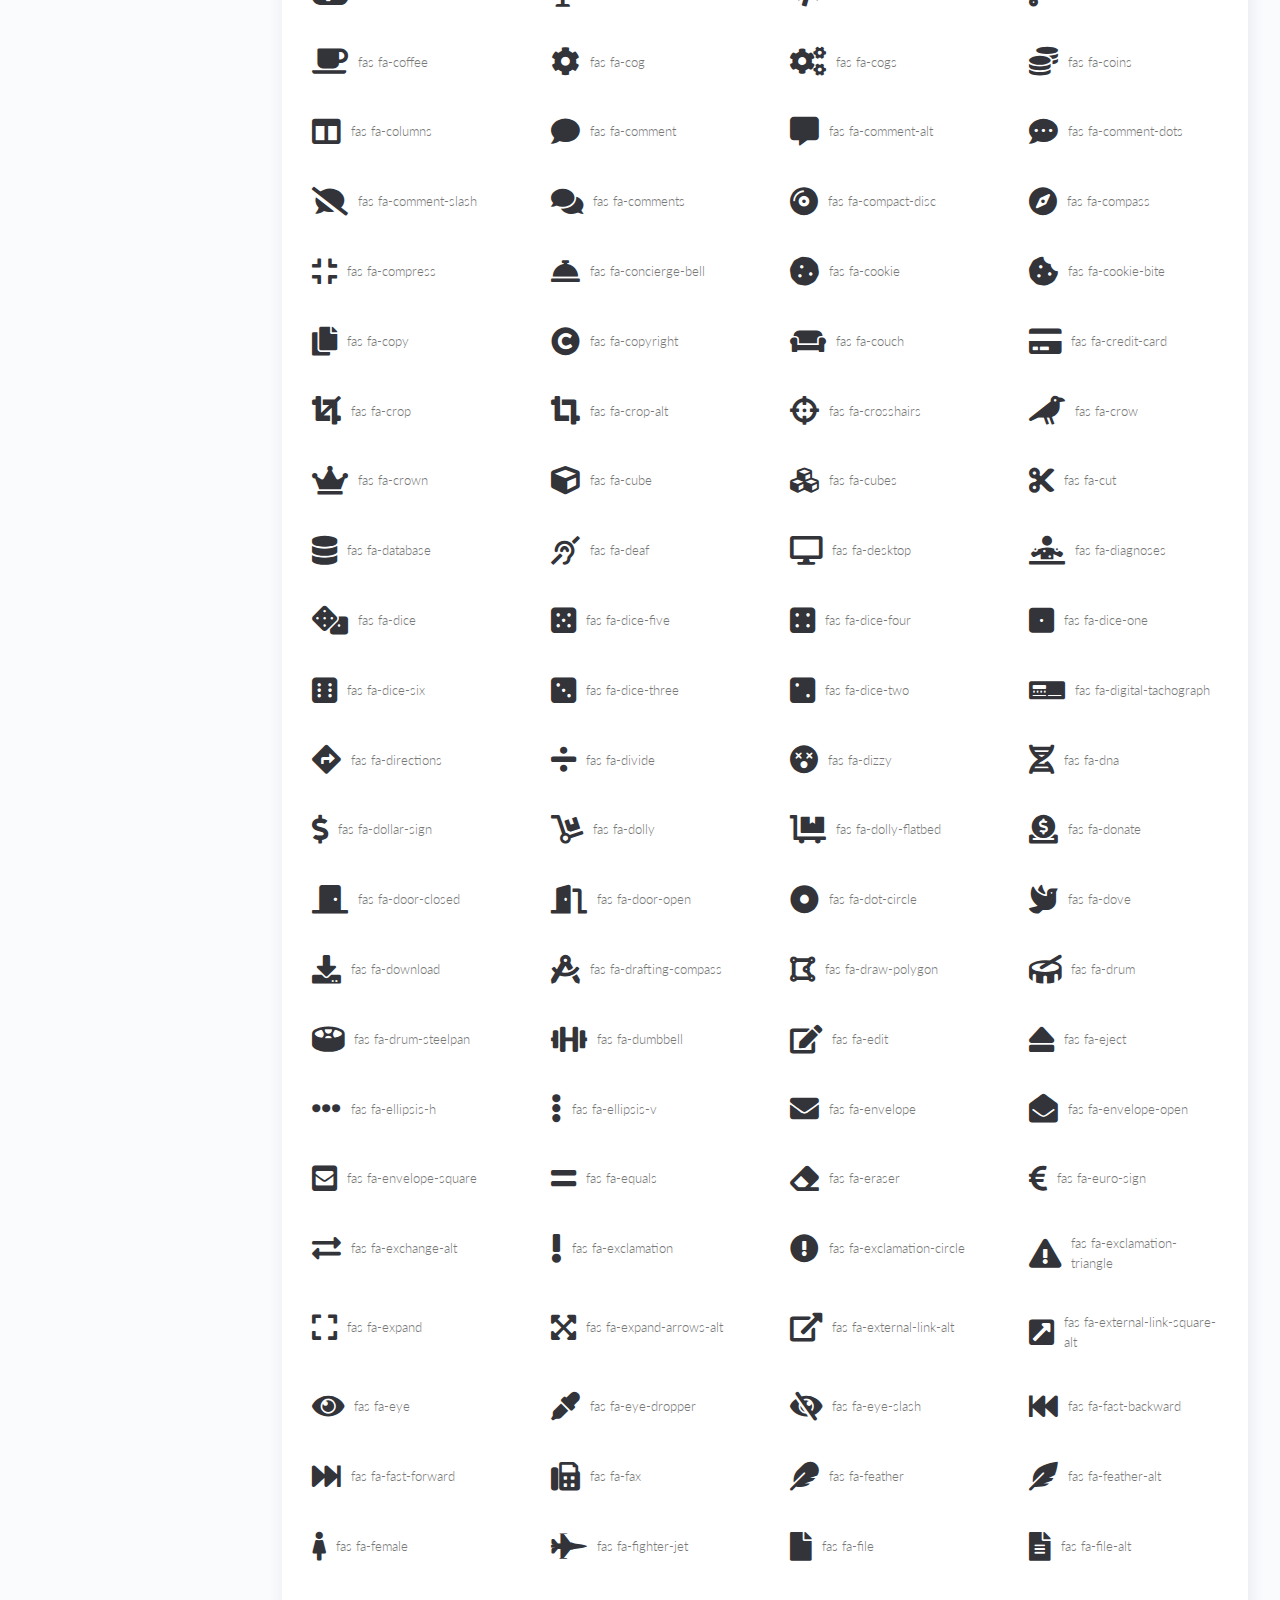
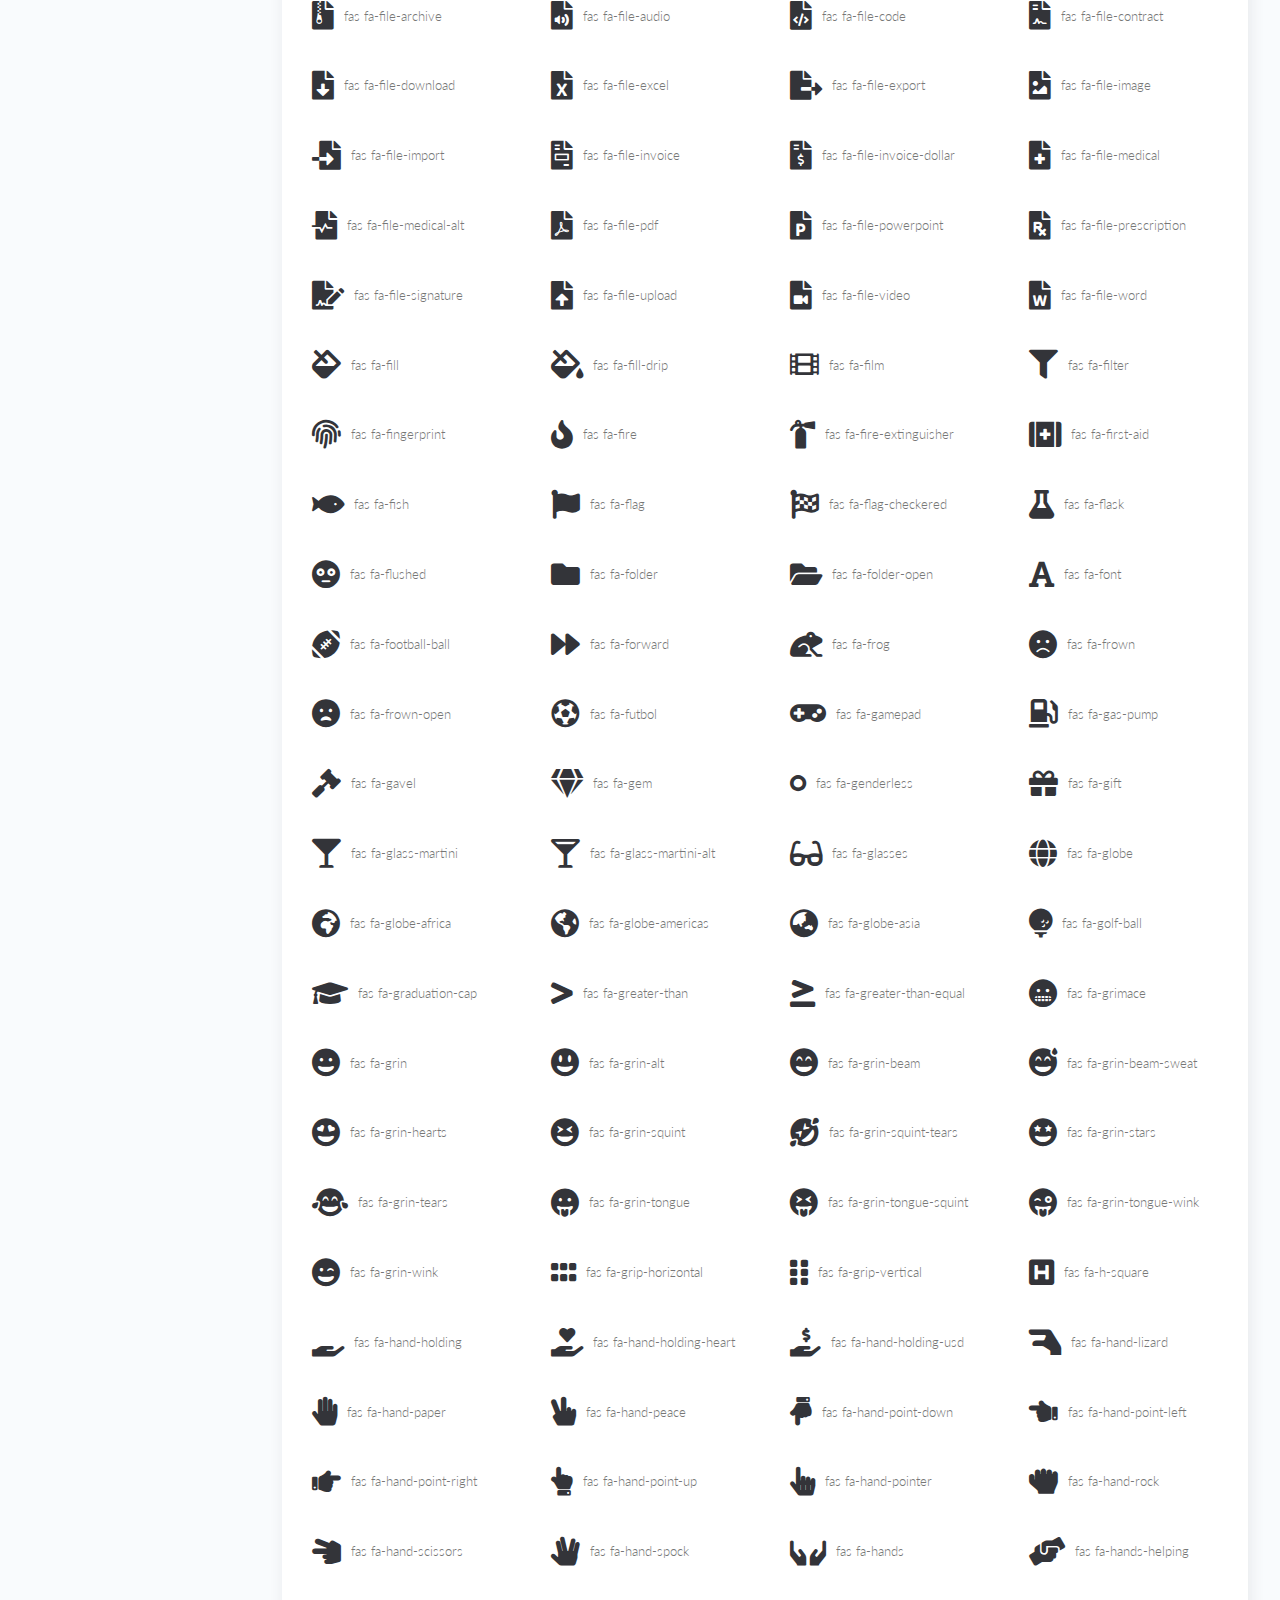
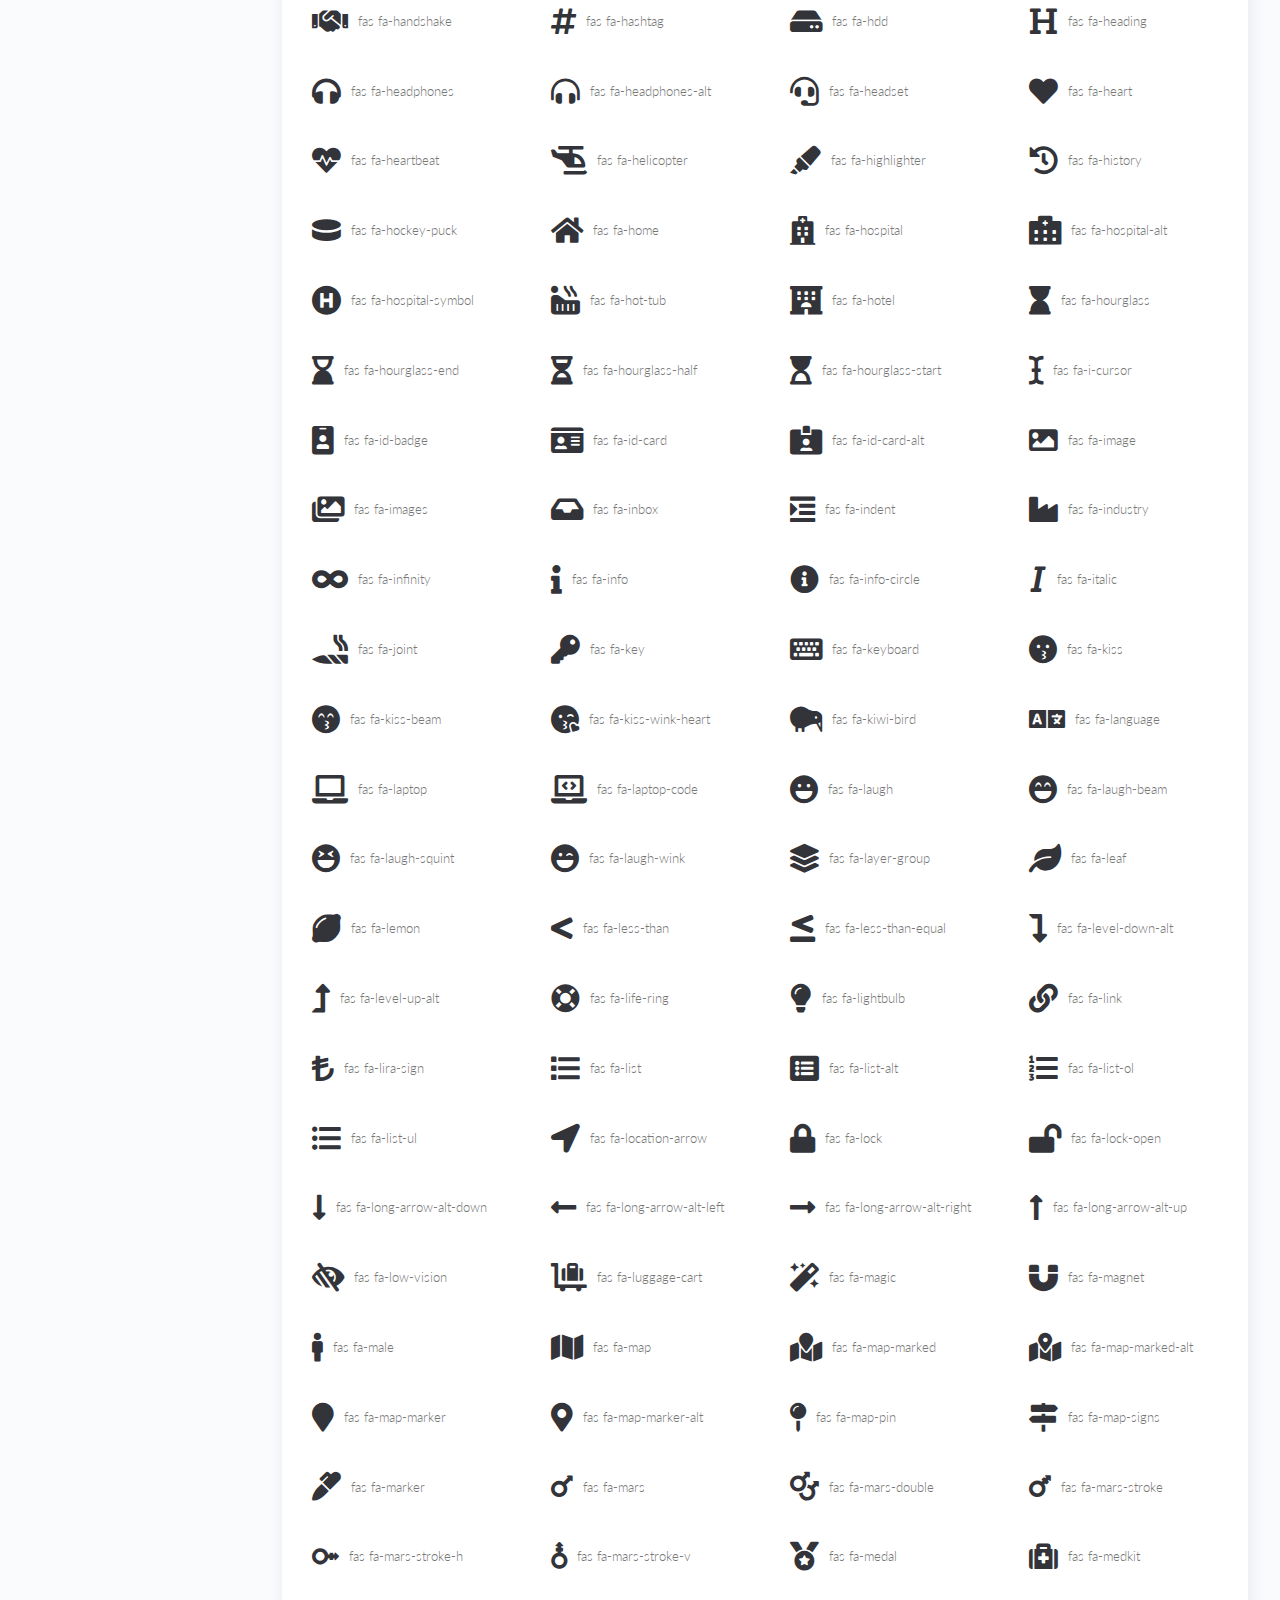
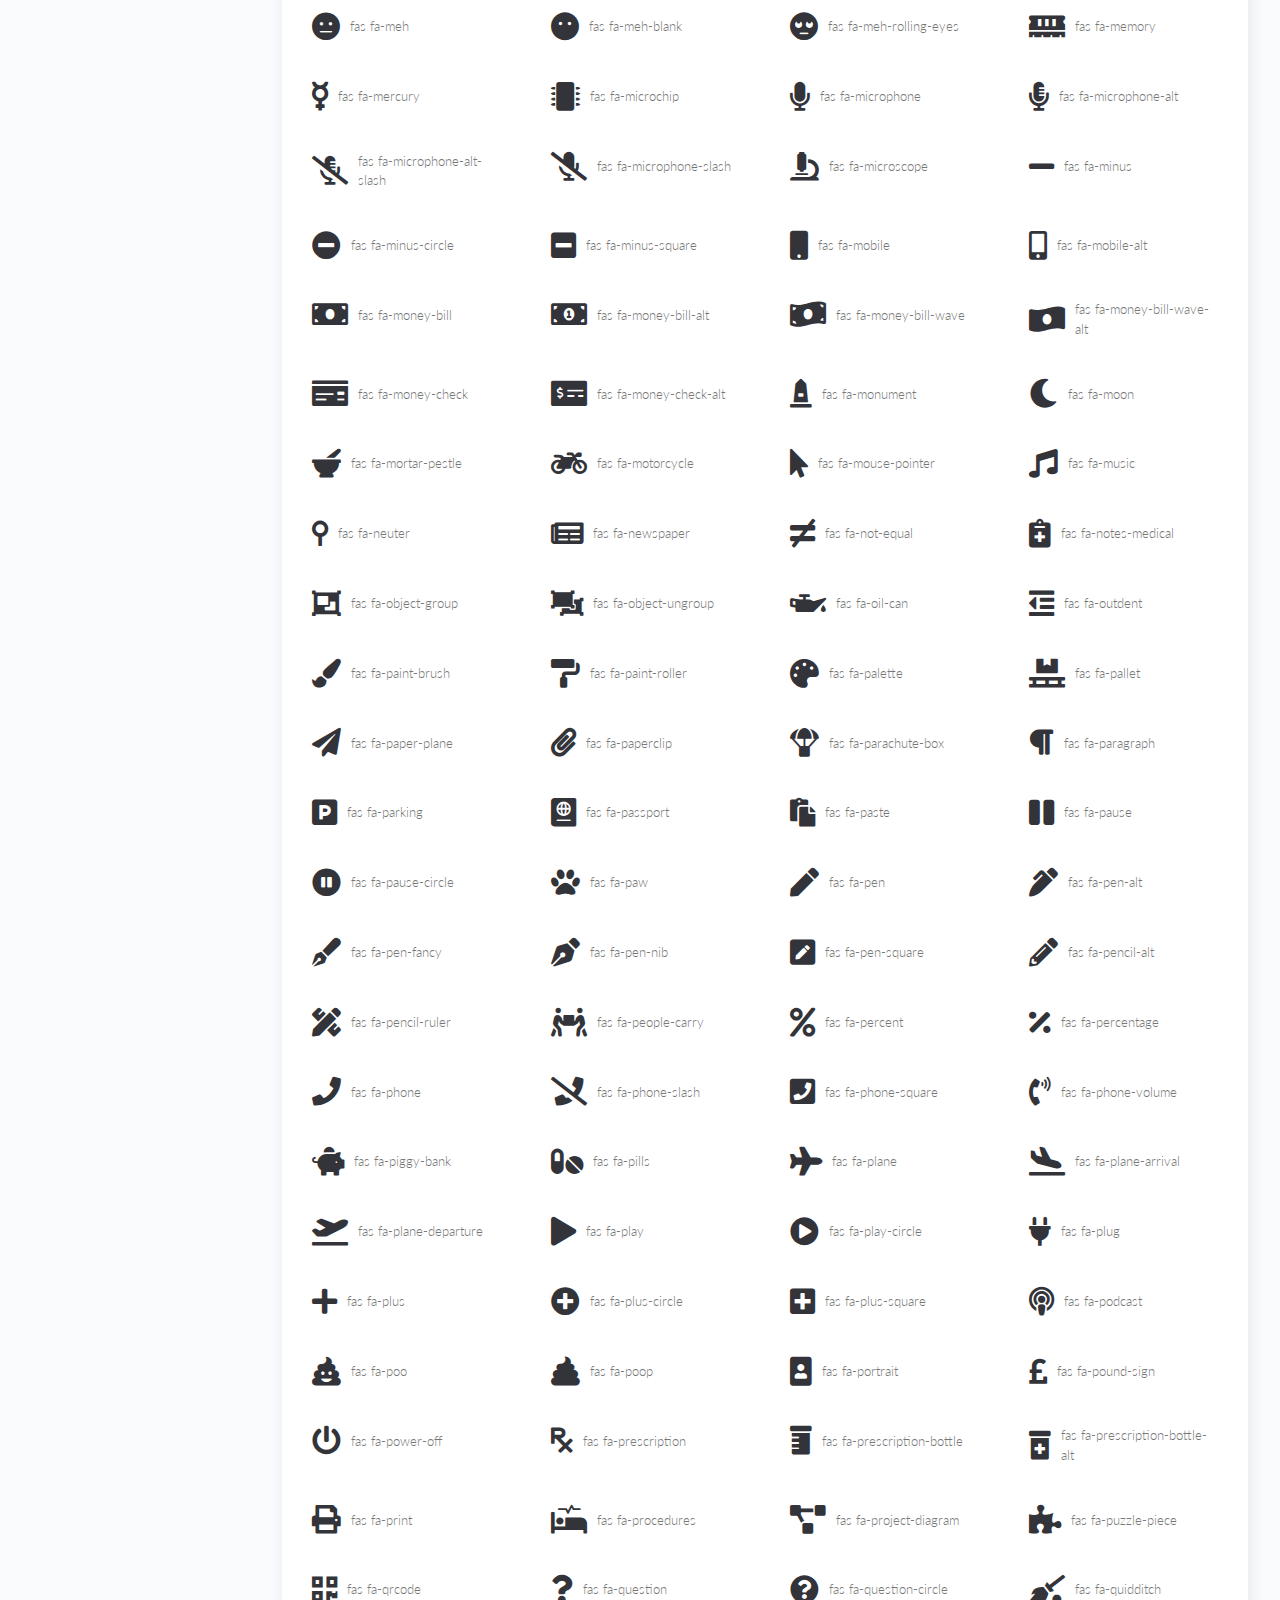
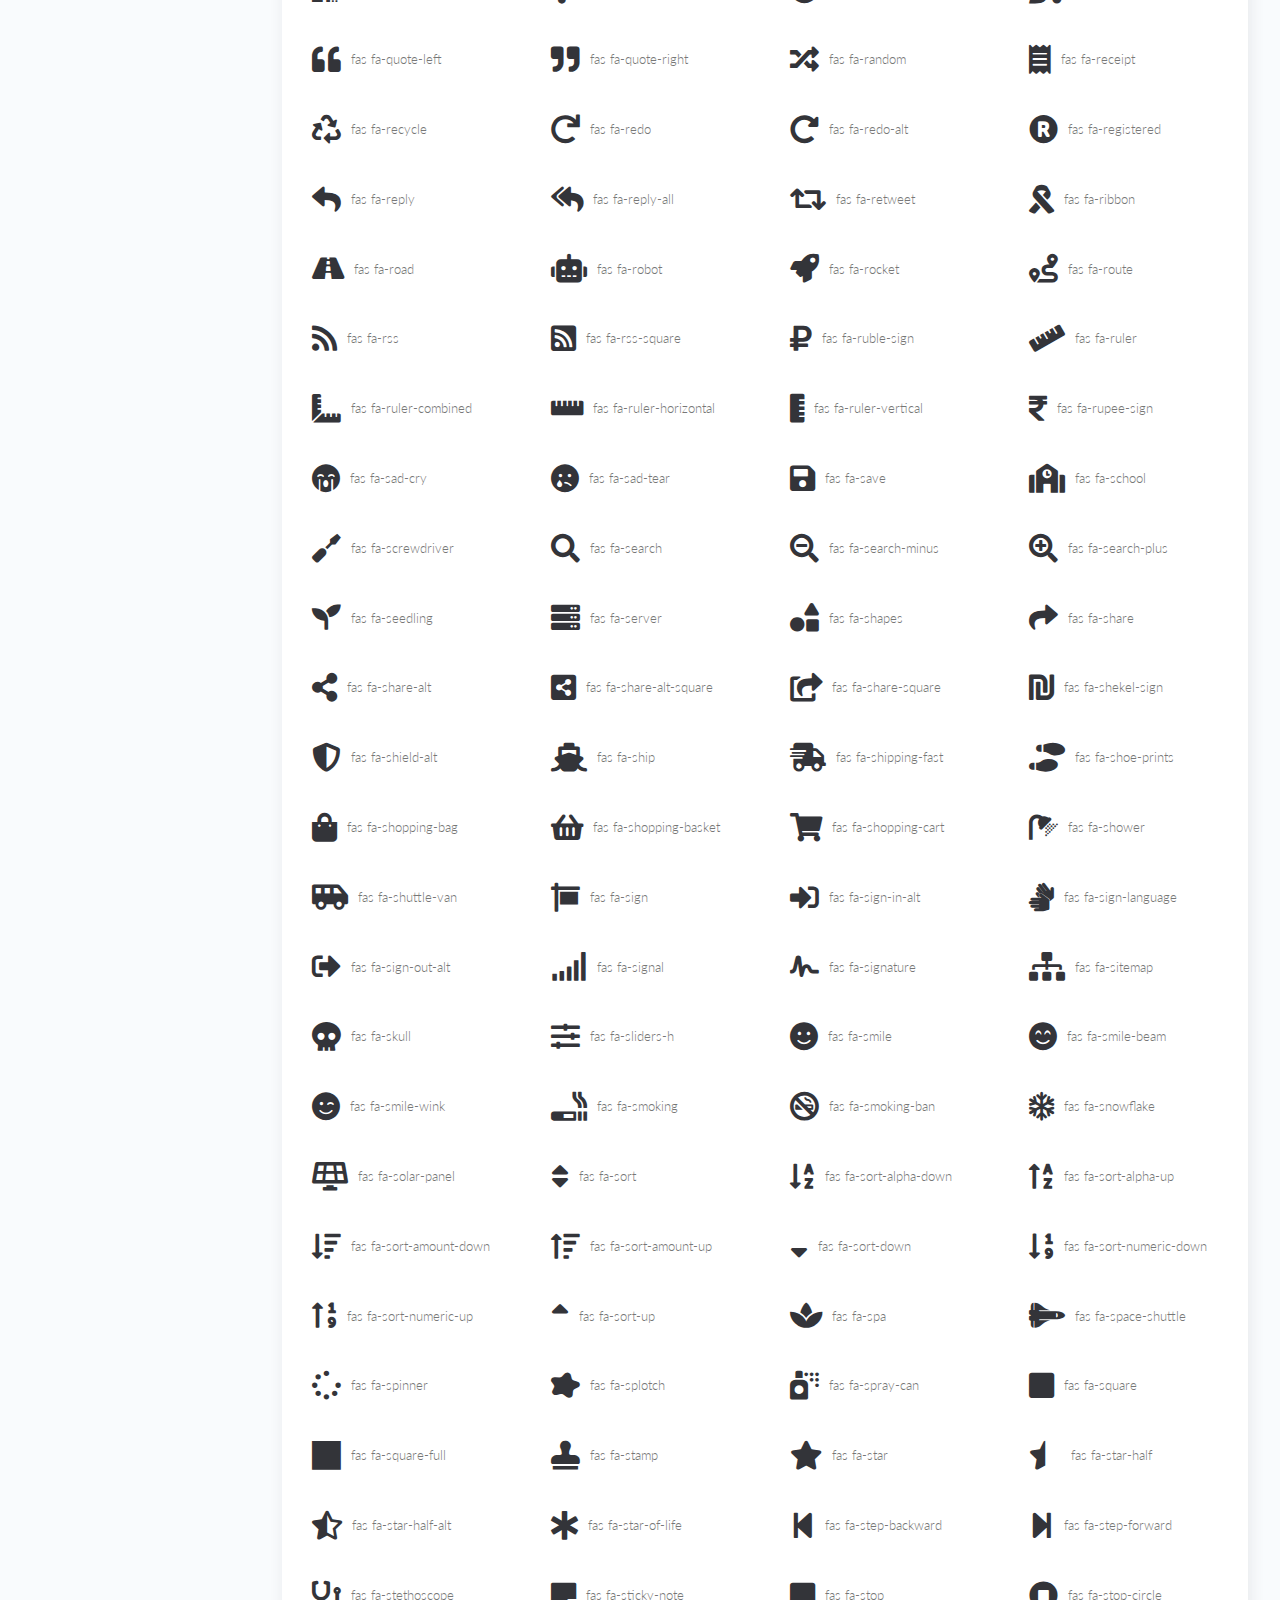
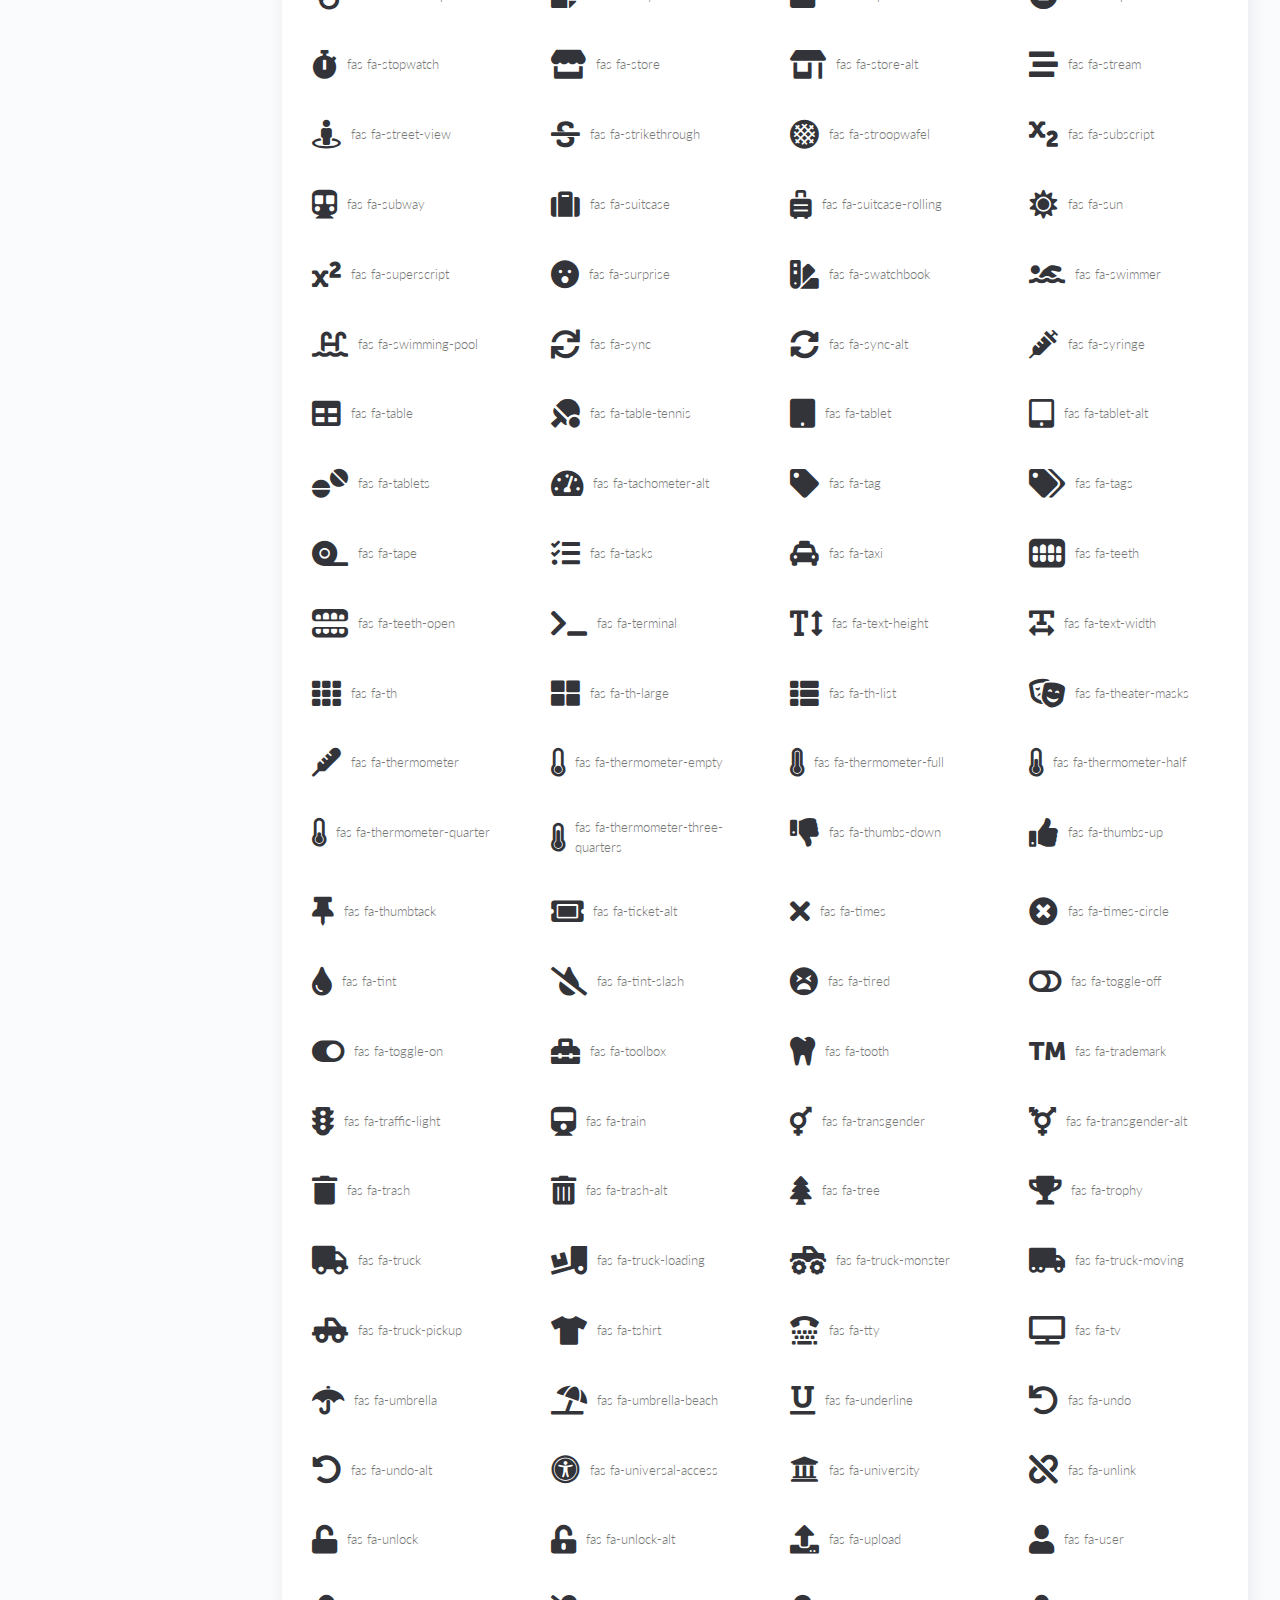
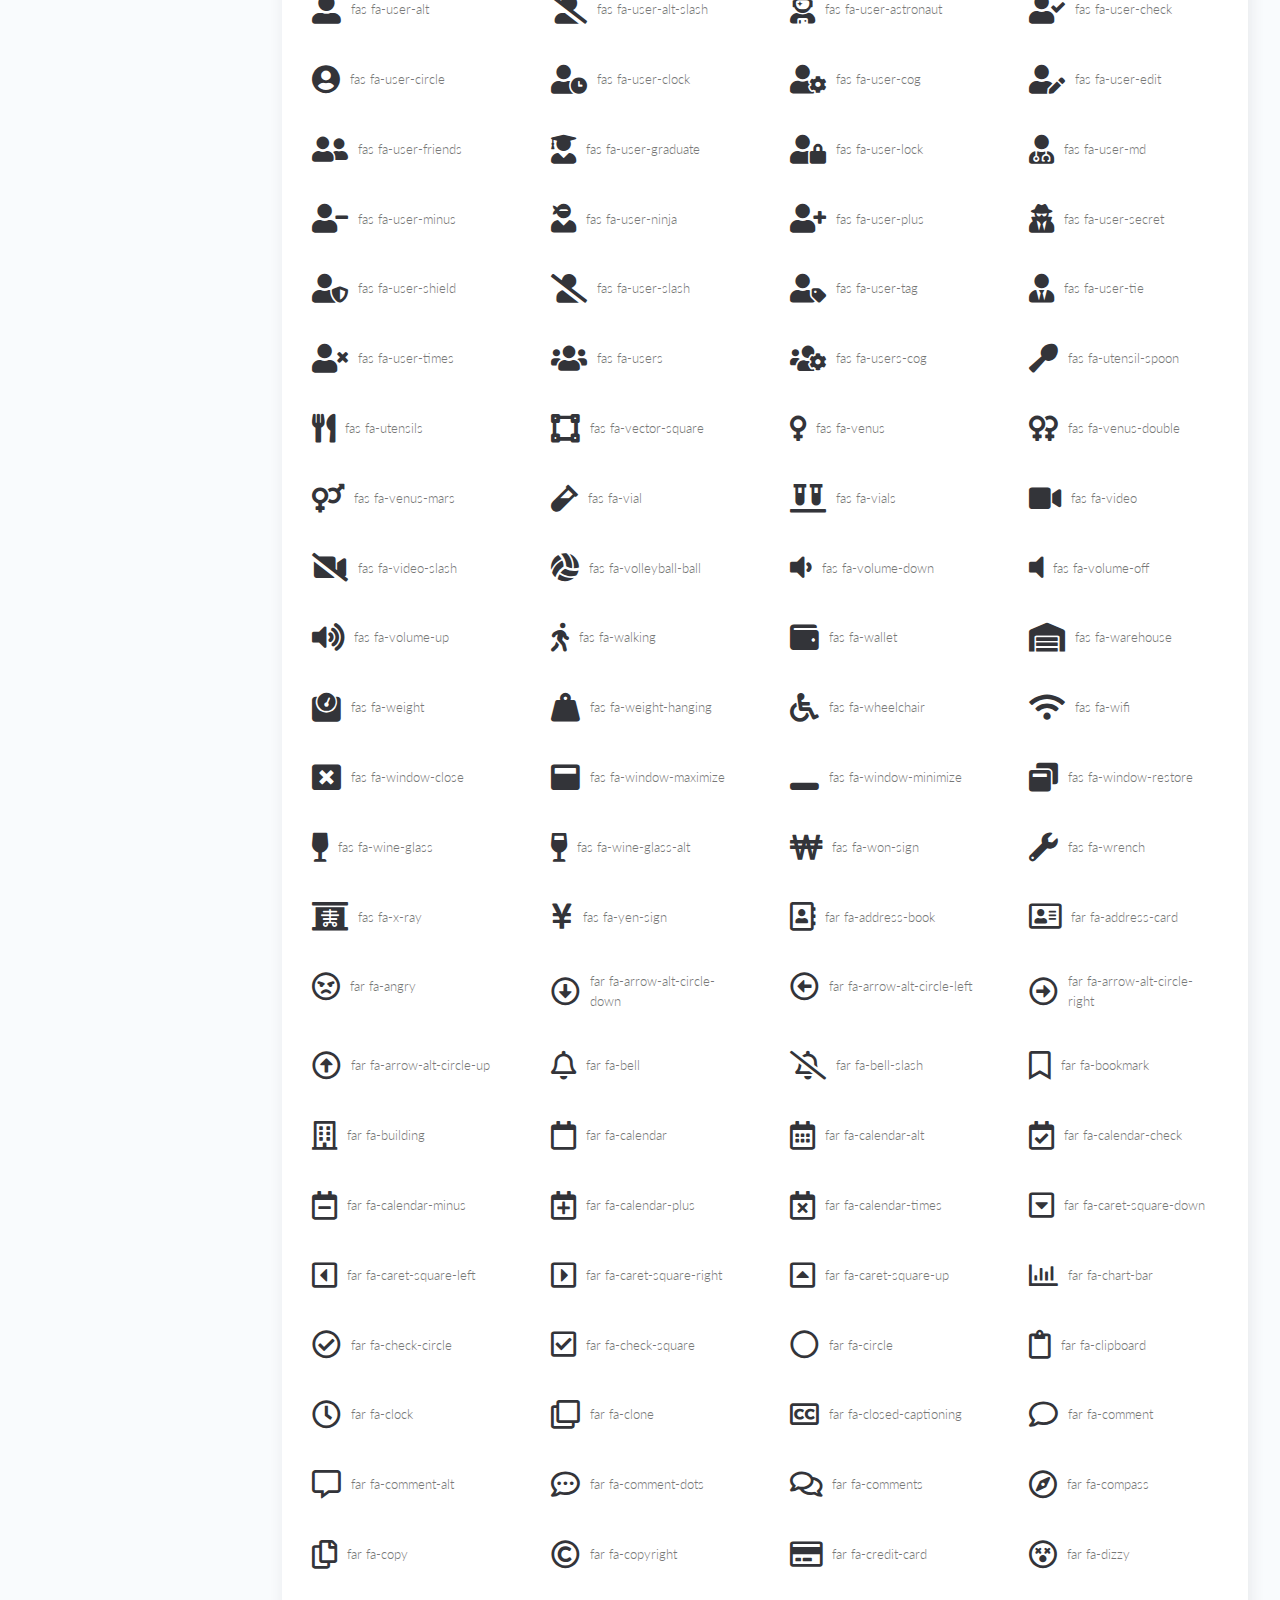
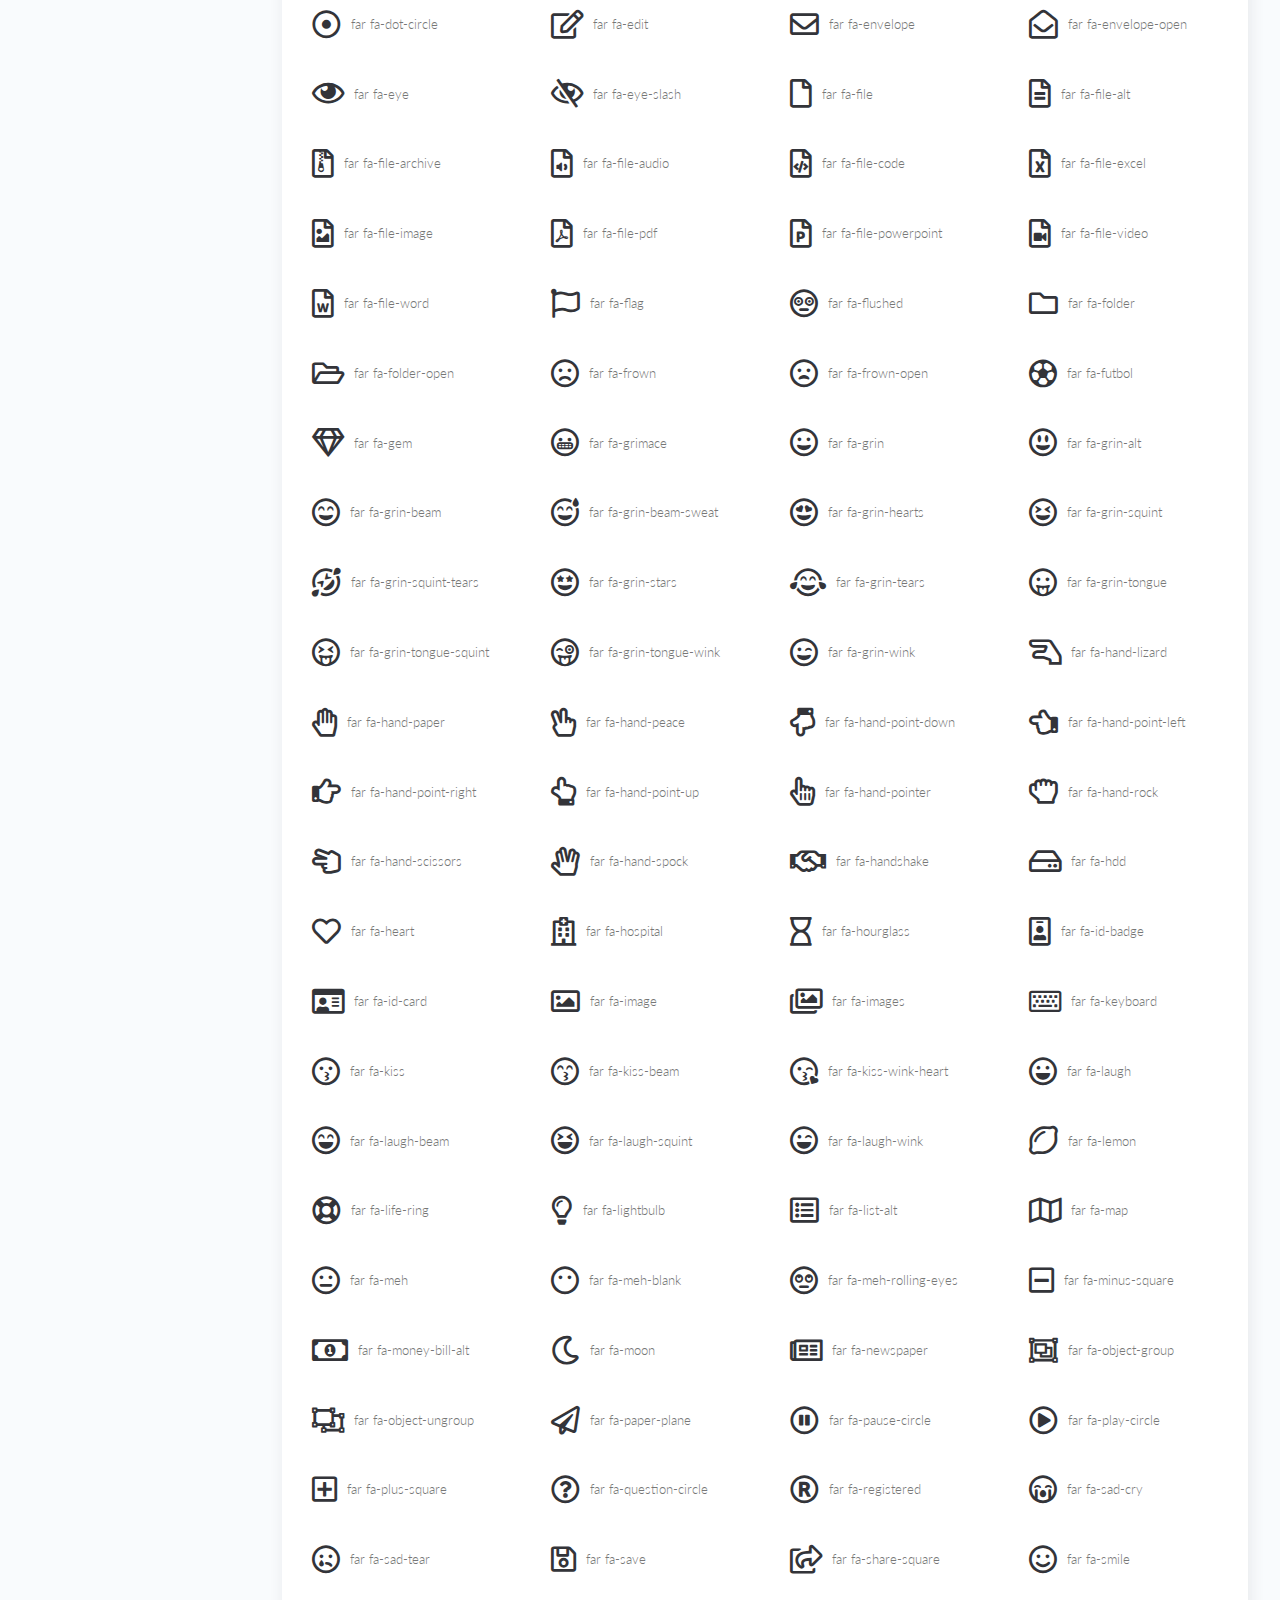
<file: demo1/components/font-awesome-icons.html>
<!DOCTYPE html>
<html lang="en">
<head>
	<meta http-equiv="X-UA-Compatible" content="IE=edge" />
	<title>Fontawesome - Atlantis Lite Bootstrap 4 Admin Dashboard</title>
	<meta content='width=device-width, initial-scale=1.0, shrink-to-fit=no' name='viewport' />
	<link rel="icon" href="../../assets/img/icon.ico" type="image/x-icon"/>
	
	<!-- Fonts and icons -->
	<script src="../../assets/js/plugin/webfont/webfont.min.js"></script>
	<script>
		WebFont.load({
			google: {"families":["Lato:300,400,700,900"]},
			custom: {"families":["Flaticon", "Font Awesome 5 Solid", "Font Awesome 5 Regular", "Font Awesome 5 Brands", "simple-line-icons"], urls: ['../../assets/css/fonts.min.css']},
			active: function() {
				sessionStorage.fonts = true;
			}
		});
	</script>

	<!-- CSS Files -->
	<link rel="stylesheet" href="../../assets/css/bootstrap.min.css">
	<link rel="stylesheet" href="../../assets/css/atlantis.min.css">
	<!-- CSS Just for demo purpose, don't include it in your project -->
	<link rel="stylesheet" href="../../assets/css/demo.css">
</head>
<body>
	<div class="wrapper">
		<div class="main-header">
			<!-- Logo Header -->
			<div class="logo-header" data-background-color="blue">
				
				<a href="../index.html" class="logo">
					<img src="../../assets/img/logo.svg" alt="navbar brand" class="navbar-brand">
				</a>
				<button class="navbar-toggler sidenav-toggler ml-auto" type="button" data-toggle="collapse" data-target="collapse" aria-expanded="false" aria-label="Toggle navigation">
					<span class="navbar-toggler-icon">
						<i class="icon-menu"></i>
					</span>
				</button>
				<button class="topbar-toggler more"><i class="icon-options-vertical"></i></button>
				<div class="nav-toggle">
					<button class="btn btn-toggle toggle-sidebar">
						<i class="icon-menu"></i>
					</button>
				</div>
			</div>
			<!-- End Logo Header -->

			<!-- Navbar Header -->
			<nav class="navbar navbar-header navbar-expand-lg" data-background-color="blue2">
				
				<div class="container-fluid">
					<div class="collapse" id="search-nav">
						<form class="navbar-left navbar-form nav-search mr-md-3">
							<div class="input-group">
								<div class="input-group-prepend">
									<button type="submit" class="btn btn-search pr-1">
										<i class="fa fa-search search-icon"></i>
									</button>
								</div>
								<input type="text" placeholder="Search ..." class="form-control">
							</div>
						</form>
					</div>
					<ul class="navbar-nav topbar-nav ml-md-auto align-items-center">
						<li class="nav-item toggle-nav-search hidden-caret">
							<a class="nav-link" data-toggle="collapse" href="#search-nav" role="button" aria-expanded="false" aria-controls="search-nav">
								<i class="fa fa-search"></i>
							</a>
						</li>
						<li class="nav-item dropdown hidden-caret">
							<a class="nav-link dropdown-toggle" href="#" id="messageDropdown" role="button" data-toggle="dropdown" aria-haspopup="true" aria-expanded="false">
								<i class="fa fa-envelope"></i>
							</a>
							<ul class="dropdown-menu messages-notif-box animated fadeIn" aria-labelledby="messageDropdown">
								<li>
									<div class="dropdown-title d-flex justify-content-between align-items-center">
										Messages 									
										<a href="#" class="small">Mark all as read</a>
									</div>
								</li>
								<li>
									<div class="message-notif-scroll scrollbar-outer">
										<div class="notif-center">
											<a href="#">
												<div class="notif-img"> 
													<img src="../../assets/img/jm_denis.jpg" alt="Img Profile">
												</div>
												<div class="notif-content">
													<span class="subject">Jimmy Denis</span>
													<span class="block">
														How are you ?
													</span>
													<span class="time">5 minutes ago</span> 
												</div>
											</a>
											<a href="#">
												<div class="notif-img"> 
													<img src="../../assets/img/chadengle.jpg" alt="Img Profile">
												</div>
												<div class="notif-content">
													<span class="subject">Chad</span>
													<span class="block">
														Ok, Thanks !
													</span>
													<span class="time">12 minutes ago</span> 
												</div>
											</a>
											<a href="#">
												<div class="notif-img"> 
													<img src="../../assets/img/mlane.jpg" alt="Img Profile">
												</div>
												<div class="notif-content">
													<span class="subject">Jhon Doe</span>
													<span class="block">
														Ready for the meeting today...
													</span>
													<span class="time">12 minutes ago</span> 
												</div>
											</a>
											<a href="#">
												<div class="notif-img"> 
													<img src="../../assets/img/talha.jpg" alt="Img Profile">
												</div>
												<div class="notif-content">
													<span class="subject">Talha</span>
													<span class="block">
														Hi, Apa Kabar ?
													</span>
													<span class="time">17 minutes ago</span> 
												</div>
											</a>
										</div>
									</div>
								</li>
								<li>
									<a class="see-all" href="javascript:void(0);">See all messages<i class="fa fa-angle-right"></i> </a>
								</li>
							</ul>
						</li>
						<li class="nav-item dropdown hidden-caret">
							<a class="nav-link dropdown-toggle" href="#" id="notifDropdown" role="button" data-toggle="dropdown" aria-haspopup="true" aria-expanded="false">
								<i class="fa fa-bell"></i>
								<span class="notification">4</span>
							</a>
							<ul class="dropdown-menu notif-box animated fadeIn" aria-labelledby="notifDropdown">
								<li>
									<div class="dropdown-title">You have 4 new notification</div>
								</li>
								<li>
									<div class="notif-center">
										<a href="#">
											<div class="notif-icon notif-primary"> <i class="fa fa-user-plus"></i> </div>
											<div class="notif-content">
												<span class="block">
													New user registered
												</span>
												<span class="time">5 minutes ago</span> 
											</div>
										</a>
										<a href="#">
											<div class="notif-icon notif-success"> <i class="fa fa-comment"></i> </div>
											<div class="notif-content">
												<span class="block">
													Rahmad commented on Admin
												</span>
												<span class="time">12 minutes ago</span> 
											</div>
										</a>
										<a href="#">
											<div class="notif-img"> 
												<img src="../../assets/img/profile2.jpg" alt="Img Profile">
											</div>
											<div class="notif-content">
												<span class="block">
													Reza send messages to you
												</span>
												<span class="time">12 minutes ago</span> 
											</div>
										</a>
										<a href="#">
											<div class="notif-icon notif-danger"> <i class="fa fa-heart"></i> </div>
											<div class="notif-content">
												<span class="block">
													Farrah liked Admin
												</span>
												<span class="time">17 minutes ago</span> 
											</div>
										</a>
									</div>
								</li>
								<li>
									<a class="see-all" href="javascript:void(0);">See all notifications<i class="fa fa-angle-right"></i> </a>
								</li>
							</ul>
						</li>
						<li class="nav-item dropdown hidden-caret">
							<a class="nav-link" data-toggle="dropdown" href="#" aria-expanded="false">
								<i class="fas fa-layer-group"></i>
							</a>
							<div class="dropdown-menu quick-actions quick-actions-info animated fadeIn">
								<div class="quick-actions-header">
									<span class="title mb-1">Quick Actions</span>
									<span class="subtitle op-8">Shortcuts</span>
								</div>
								<div class="quick-actions-scroll scrollbar-outer">
									<div class="quick-actions-items">
										<div class="row m-0">
											<a class="col-6 col-md-4 p-0" href="#">
												<div class="quick-actions-item">
													<i class="flaticon-file-1"></i>
													<span class="text">Generated Report</span>
												</div>
											</a>
											<a class="col-6 col-md-4 p-0" href="#">
												<div class="quick-actions-item">
													<i class="flaticon-database"></i>
													<span class="text">Create New Database</span>
												</div>
											</a>
											<a class="col-6 col-md-4 p-0" href="#">
												<div class="quick-actions-item">
													<i class="flaticon-pen"></i>
													<span class="text">Create New Post</span>
												</div>
											</a>
											<a class="col-6 col-md-4 p-0" href="#">
												<div class="quick-actions-item">
													<i class="flaticon-interface-1"></i>
													<span class="text">Create New Task</span>
												</div>
											</a>
											<a class="col-6 col-md-4 p-0" href="#">
												<div class="quick-actions-item">
													<i class="flaticon-list"></i>
													<span class="text">Completed Tasks</span>
												</div>
											</a>
											<a class="col-6 col-md-4 p-0" href="#">
												<div class="quick-actions-item">
													<i class="flaticon-file"></i>
													<span class="text">Create New Invoice</span>
												</div>
											</a>
										</div>
									</div>
								</div>
							</div>
						</li>
						<li class="nav-item dropdown hidden-caret">
							<a class="dropdown-toggle profile-pic" data-toggle="dropdown" href="#" aria-expanded="false">
								<div class="avatar-sm">
									<img src="../../assets/img/profile.jpg" alt="..." class="avatar-img rounded-circle">
								</div>
							</a>
							<ul class="dropdown-menu dropdown-user animated fadeIn">
								<div class="dropdown-user-scroll scrollbar-outer">
									<li>
										<div class="user-box">
											<div class="avatar-lg"><img src="../../assets/img/profile.jpg" alt="image profile" class="avatar-img rounded"></div>
											<div class="u-text">
												<h4>Hizrian</h4>
												<p class="text-muted">hello@example.com</p><a href="profile.html" class="btn btn-xs btn-secondary btn-sm">View Profile</a>
											</div>
										</div>
									</li>
									<li>
										<div class="dropdown-divider"></div>
										<a class="dropdown-item" href="#">My Profile</a>
										<a class="dropdown-item" href="#">My Balance</a>
										<a class="dropdown-item" href="#">Inbox</a>
										<div class="dropdown-divider"></div>
										<a class="dropdown-item" href="#">Account Setting</a>
										<div class="dropdown-divider"></div>
										<a class="dropdown-item" href="#">Logout</a>
									</li>
								</div>
							</ul>
						</li>
					</ul>
				</div>
			</nav>
			<!-- End Navbar -->
		</div>
		<!-- Sidebar -->
		<div class="sidebar sidebar-style-2">
			
			<div class="sidebar-wrapper scrollbar scrollbar-inner">
				<div class="sidebar-content">
					<div class="user">
						<div class="avatar-sm float-left mr-2">
							<img src="../../assets/img/profile.jpg" alt="..." class="avatar-img rounded-circle">
						</div>
						<div class="info">
							<a data-toggle="collapse" href="#collapseExample" aria-expanded="true">
								<span>
									Hizrian
									<span class="user-level">Administrator</span>
									<span class="caret"></span>
								</span>
							</a>
							<div class="clearfix"></div>

							<div class="collapse in" id="collapseExample">
								<ul class="nav">
									<li>
										<a href="#profile">
											<span class="link-collapse">My Profile</span>
										</a>
									</li>
									<li>
										<a href="#edit">
											<span class="link-collapse">Edit Profile</span>
										</a>
									</li>
									<li>
										<a href="#settings">
											<span class="link-collapse">Settings</span>
										</a>
									</li>
								</ul>
							</div>
						</div>
					</div>
					<ul class="nav nav-primary">
						<li class="nav-item">
							<a data-toggle="collapse" href="#dashboard" class="collapsed" aria-expanded="false">
								<i class="fas fa-home"></i>
								<p>Dashboard</p>
								<span class="caret"></span>
							</a>
							<div class="collapse" id="dashboard">
								<ul class="nav nav-collapse">
									<li>
										<a href="../../demo1/index.html">
											<span class="sub-item">Dashboard 1</span>
										</a>
									</li>
									<li>
										<a href="../../demo2/index.html">
											<span class="sub-item">Dashboard 2</span>
										</a>
									</li>
								</ul>
							</div>
						</li>
						<li class="nav-section">
							<span class="sidebar-mini-icon">
								<i class="fa fa-ellipsis-h"></i>
							</span>
							<h4 class="text-section">Components</h4>
						</li>
						<li class="nav-item active submenu">
							<a data-toggle="collapse" href="#base">
								<i class="fas fa-layer-group"></i>
								<p>Base</p>
								<span class="caret"></span>
							</a>
							<div class="collapse show" id="base">
								<ul class="nav nav-collapse">
									<li>
										<a href="../components/avatars.html">
											<span class="sub-item">Avatars</span>
										</a>
									</li>
									<li>
										<a href="../components/buttons.html">
											<span class="sub-item">Buttons</span>
										</a>
									</li>
									<li>
										<a href="../components/gridsystem.html">
											<span class="sub-item">Grid System</span>
										</a>
									</li>
									<li>
										<a href="../components/panels.html">
											<span class="sub-item">Panels</span>
										</a>
									</li>
									<li>
										<a href="../components/notifications.html">
											<span class="sub-item">Notifications</span>
										</a>
									</li>
									<li>
										<a href="../components/sweetalert.html">
											<span class="sub-item">Sweet Alert</span>
										</a>
									</li>
									<li class="active">
										<a href="../components/font-awesome-icons.html">
											<span class="sub-item">Font Awesome Icons</span>
										</a>
									</li>
									<li>
										<a href="../components/simple-line-icons.html">
											<span class="sub-item">Simple Line Icons</span>
										</a>
									</li>
									<li>
										<a href="../components/flaticons.html">
											<span class="sub-item">Flaticons</span>
										</a>
									</li>
									<li>
										<a href="../components/typography.html">
											<span class="sub-item">Typography</span>
										</a>
									</li>
								</ul>
							</div>
						</li>
						<li class="nav-item">
							<a data-toggle="collapse" href="#sidebarLayouts">
								<i class="fas fa-th-list"></i>
								<p>Sidebar Layouts</p>
								<span class="caret"></span>
							</a>
							<div class="collapse" id="sidebarLayouts">
								<ul class="nav nav-collapse">
									<li>
										<a href="../sidebar-style-1.html">
											<span class="sub-item">Sidebar Style 1</span>
										</a>
									</li>
									<li>
										<a href="../overlay-sidebar.html">
											<span class="sub-item">Overlay Sidebar</span>
										</a>
									</li>
									<li>
										<a href="../compact-sidebar.html">
											<span class="sub-item">Compact Sidebar</span>
										</a>
									</li>
									<li>
										<a href="../static-sidebar.html">
											<span class="sub-item">Static Sidebar</span>
										</a>
									</li>
									<li>
										<a href="../icon-menu.html">
											<span class="sub-item">Icon Menu</span>
										</a>
									</li>
								</ul>
							</div>
						</li>
						<li class="nav-item">
							<a data-toggle="collapse" href="#forms">
								<i class="fas fa-pen-square"></i>
								<p>Forms</p>
								<span class="caret"></span>
							</a>
							<div class="collapse" id="forms">
								<ul class="nav nav-collapse">
									<li>
										<a href="../forms/forms.html">
											<span class="sub-item">Basic Form</span>
										</a>
									</li>
								</ul>
							</div>
						</li>
						<li class="nav-item">
							<a data-toggle="collapse" href="#tables">
								<i class="fas fa-table"></i>
								<p>Tables</p>
								<span class="caret"></span>
							</a>
							<div class="collapse" id="tables">
								<ul class="nav nav-collapse">
									<li>
										<a href="../tables/tables.html">
											<span class="sub-item">Basic Table</span>
										</a>
									</li>
									<li>
										<a href="../tables/datatables.html">
											<span class="sub-item">Datatables</span>
										</a>
									</li>
								</ul>
							</div>
						</li>
						<li class="nav-item">
							<a data-toggle="collapse" href="#maps">
								<i class="fas fa-map-marker-alt"></i>
								<p>Maps</p>
								<span class="caret"></span>
							</a>
							<div class="collapse" id="maps">
								<ul class="nav nav-collapse">
									<li>
										<a href="../maps/jqvmap.html">
											<span class="sub-item">JQVMap</span>
										</a>
									</li>
								</ul>
							</div>
						</li>
						<li class="nav-item">
							<a data-toggle="collapse" href="#charts">
								<i class="far fa-chart-bar"></i>
								<p>Charts</p>
								<span class="caret"></span>
							</a>
							<div class="collapse" id="charts">
								<ul class="nav nav-collapse">
									<li>
										<a href="../charts/charts.html">
											<span class="sub-item">Chart Js</span>
										</a>
									</li>
									<li>
										<a href="../charts/sparkline.html">
											<span class="sub-item">Sparkline</span>
										</a>
									</li>
								</ul>
							</div>
						</li>
						<li class="nav-item">
							<a href="../widgets.html">
								<i class="fas fa-desktop"></i>
								<p>Widgets</p>
								<span class="badge badge-success">4</span>
							</a>
						</li>
					</ul>
				</div>
			</div>
		</div>
		<div class="main-panel">
			<div class="content">
				<div class="page-inner">
					<div class="page-header">
						<h4 class="page-title">Icons</h4>
						<ul class="breadcrumbs">
							<li class="nav-home">
								<a href="#">
									<i class="flaticon-home"></i>
								</a>
							</li>
							<li class="separator">
								<i class="flaticon-right-arrow"></i>
							</li>
							<li class="nav-item">
								<a href="#">Base</a>
							</li>
							<li class="separator">
								<i class="flaticon-right-arrow"></i>
							</li>
							<li class="nav-item">
								<a href="#">Line Awesome</a>
							</li>
						</ul>
					</div>
					<div class="row">
						<div class="col-md-12">
							<div class="card">
								<div class="card-header">
									<div class="card-title">Font Awesome Icons</div>
									<div class="card-category">Modern Font Icon from <a class="link" href="https://fontawesome.com">Font Awesome</a></div>
								</div>
								<div class="card-body">
									<div id="row-demo-icon" class="row">
									</div>
								</div>
							</div>
						</div>
					</div>
				</div>
			</div>
			<footer class="footer">
				<div class="container-fluid">
					<nav class="pull-left">
						<ul class="nav">
							<li class="nav-item">
								<a class="nav-link" href="https://www.themekita.com">
									ThemeKita
								</a>
							</li>
							<li class="nav-item">
								<a class="nav-link" href="#">
									Help
								</a>
							</li>
							<li class="nav-item">
								<a class="nav-link" href="#">
									Licenses
								</a>
							</li>
						</ul>
					</nav>
					<div class="copyright ml-auto">
						2018, made with <i class="fa fa-heart heart text-danger"></i> by <a href="https://www.themekita.com">ThemeKita</a>
					</div>				
				</div>
			</footer>
		</div>
		
		<!-- Custom template | don't include it in your project! -->
		<div class="custom-template">
			<div class="title">Settings</div>
			<div class="custom-content">
				<div class="switcher">
					<div class="switch-block">
						<h4>Logo Header</h4>
						<div class="btnSwitch">
							<button type="button" class="changeLogoHeaderColor" data-color="dark"></button>
							<button type="button" class="selected changeLogoHeaderColor" data-color="blue"></button>
							<button type="button" class="changeLogoHeaderColor" data-color="purple"></button>
							<button type="button" class="changeLogoHeaderColor" data-color="light-blue"></button>
							<button type="button" class="changeLogoHeaderColor" data-color="green"></button>
							<button type="button" class="changeLogoHeaderColor" data-color="orange"></button>
							<button type="button" class="changeLogoHeaderColor" data-color="red"></button>
							<button type="button" class="changeLogoHeaderColor" data-color="white"></button>
							<br/>
							<button type="button" class="changeLogoHeaderColor" data-color="dark2"></button>
							<button type="button" class="changeLogoHeaderColor" data-color="blue2"></button>
							<button type="button" class="changeLogoHeaderColor" data-color="purple2"></button>
							<button type="button" class="changeLogoHeaderColor" data-color="light-blue2"></button>
							<button type="button" class="changeLogoHeaderColor" data-color="green2"></button>
							<button type="button" class="changeLogoHeaderColor" data-color="orange2"></button>
							<button type="button" class="changeLogoHeaderColor" data-color="red2"></button>
						</div>
					</div>
					<div class="switch-block">
						<h4>Navbar Header</h4>
						<div class="btnSwitch">
							<button type="button" class="changeTopBarColor" data-color="dark"></button>
							<button type="button" class="changeTopBarColor" data-color="blue"></button>
							<button type="button" class="changeTopBarColor" data-color="purple"></button>
							<button type="button" class="changeTopBarColor" data-color="light-blue"></button>
							<button type="button" class="changeTopBarColor" data-color="green"></button>
							<button type="button" class="changeTopBarColor" data-color="orange"></button>
							<button type="button" class="changeTopBarColor" data-color="red"></button>
							<button type="button" class="changeTopBarColor" data-color="white"></button>
							<br/>
							<button type="button" class="changeTopBarColor" data-color="dark2"></button>
							<button type="button" class="selected changeTopBarColor" data-color="blue2"></button>
							<button type="button" class="changeTopBarColor" data-color="purple2"></button>
							<button type="button" class="changeTopBarColor" data-color="light-blue2"></button>
							<button type="button" class="changeTopBarColor" data-color="green2"></button>
							<button type="button" class="changeTopBarColor" data-color="orange2"></button>
							<button type="button" class="changeTopBarColor" data-color="red2"></button>
						</div>
					</div>
					<div class="switch-block">
						<h4>Sidebar</h4>
						<div class="btnSwitch">
							<button type="button" class="selected changeSideBarColor" data-color="white"></button>
							<button type="button" class="changeSideBarColor" data-color="dark"></button>
							<button type="button" class="changeSideBarColor" data-color="dark2"></button>
						</div>
					</div>
					<div class="switch-block">
						<h4>Background</h4>
						<div class="btnSwitch">
							<button type="button" class="changeBackgroundColor" data-color="bg2"></button>
							<button type="button" class="changeBackgroundColor selected" data-color="bg1"></button>
							<button type="button" class="changeBackgroundColor" data-color="bg3"></button>
							<button type="button" class="changeBackgroundColor" data-color="dark"></button>
						</div>
					</div>
				</div>
			</div>
			<div class="custom-toggle">
				<i class="flaticon-settings"></i>
			</div>
		</div>
		<!-- End Custom template -->
	</div>
	<!--   Core JS Files   -->
	<script src="../../assets/js/core/jquery.3.2.1.min.js"></script>
	<script src="../../assets/js/core/popper.min.js"></script>
	<script src="../../assets/js/core/bootstrap.min.js"></script>
	<!-- jQuery UI -->
	<script src="../../assets/js/plugin/jquery-ui-1.12.1.custom/jquery-ui.min.js"></script>
	<script src="../../assets/js/plugin/jquery-ui-touch-punch/jquery.ui.touch-punch.min.js"></script>
	
	<!-- jQuery Scrollbar -->
	<script src="../../assets/js/plugin/jquery-scrollbar/jquery.scrollbar.min.js"></script>
	<!-- Atlantis JS -->
	<script src="../../assets/js/atlantis.min.js"></script>
	<!-- Atlantis DEMO methods, don't include it in your project! -->
	<script src="../../assets/js/setting-demo2.js"></script>
	<script >
		var iconClass = ['fas fa-address-book','fas fa-address-card','fas fa-adjust','fas fa-air-freshener','fas fa-align-center','fas fa-align-justify','fas fa-align-left','fas fa-align-right','fas fa-allergies','fas fa-ambulance','fas fa-american-sign-language-interpreting','fas fa-anchor','fas fa-angle-double-down','fas fa-angle-double-left','fas fa-angle-double-right','fas fa-angle-double-up','fas fa-angle-down','fas fa-angle-left','fas fa-angle-right','fas fa-angle-up','fas fa-angry','fas fa-apple-alt','fas fa-archive','fas fa-archway','fas fa-arrow-alt-circle-down','fas fa-arrow-alt-circle-left','fas fa-arrow-alt-circle-right','fas fa-arrow-alt-circle-up','fas fa-arrow-circle-down','fas fa-arrow-circle-left','fas fa-arrow-circle-right','fas fa-arrow-circle-up','fas fa-arrow-down','fas fa-arrow-left','fas fa-arrow-right','fas fa-arrow-up','fas fa-arrows-alt','fas fa-arrows-alt-h','fas fa-arrows-alt-v','fas fa-assistive-listening-systems','fas fa-asterisk','fas fa-at','fas fa-atlas','fas fa-atom','fas fa-audio-description','fas fa-award','fas fa-backspace','fas fa-backward','fas fa-balance-scale','fas fa-ban','fas fa-band-aid','fas fa-barcode','fas fa-bars','fas fa-baseball-ball','fas fa-basketball-ball','fas fa-bath','fas fa-battery-empty','fas fa-battery-full','fas fa-battery-half','fas fa-battery-quarter','fas fa-battery-three-quarters','fas fa-bed','fas fa-beer','fas fa-bell','fas fa-bell-slash','fas fa-bezier-curve','fas fa-bicycle','fas fa-binoculars','fas fa-birthday-cake','fas fa-blender','fas fa-blind','fas fa-bold','fas fa-bolt','fas fa-bomb','fas fa-bone','fas fa-bong','fas fa-book','fas fa-book-open','fas fa-book-reader','fas fa-bookmark','fas fa-bowling-ball','fas fa-box','fas fa-box-open','fas fa-boxes','fas fa-braille','fas fa-brain','fas fa-briefcase','fas fa-briefcase-medical','fas fa-broadcast-tower','fas fa-broom','fas fa-brush','fas fa-bug','fas fa-building','fas fa-bullhorn','fas fa-bullseye','fas fa-burn','fas fa-bus','fas fa-bus-alt','fas fa-calculator','fas fa-calendar','fas fa-calendar-alt','fas fa-calendar-check','fas fa-calendar-minus','fas fa-calendar-plus','fas fa-calendar-times','fas fa-camera','fas fa-camera-retro','fas fa-cannabis','fas fa-capsules','fas fa-car','fas fa-car-alt','fas fa-car-battery','fas fa-car-crash','fas fa-car-side','fas fa-caret-down','fas fa-caret-left','fas fa-caret-right','fas fa-caret-square-down','fas fa-caret-square-left','fas fa-caret-square-right','fas fa-caret-square-up','fas fa-caret-up','fas fa-cart-arrow-down','fas fa-cart-plus','fas fa-certificate','fas fa-chalkboard','fas fa-chalkboard-teacher','fas fa-charging-station','fas fa-chart-area','fas fa-chart-bar','fas fa-chart-line','fas fa-chart-pie','fas fa-check','fas fa-check-circle','fas fa-check-double','fas fa-check-square','fas fa-chess','fas fa-chess-bishop','fas fa-chess-board','fas fa-chess-king','fas fa-chess-knight','fas fa-chess-pawn','fas fa-chess-queen','fas fa-chess-rook','fas fa-chevron-circle-down','fas fa-chevron-circle-left','fas fa-chevron-circle-right','fas fa-chevron-circle-up','fas fa-chevron-down','fas fa-chevron-left','fas fa-chevron-right','fas fa-chevron-up','fas fa-child','fas fa-church','fas fa-circle','fas fa-circle-notch','fas fa-clipboard','fas fa-clipboard-check','fas fa-clipboard-list','fas fa-clock','fas fa-clone','fas fa-closed-captioning','fas fa-cloud','fas fa-cloud-download-alt','fas fa-cloud-upload-alt','fas fa-cocktail','fas fa-code','fas fa-code-branch','fas fa-coffee','fas fa-cog','fas fa-cogs','fas fa-coins','fas fa-columns','fas fa-comment','fas fa-comment-alt','fas fa-comment-dots','fas fa-comment-slash','fas fa-comments','fas fa-compact-disc','fas fa-compass','fas fa-compress','fas fa-concierge-bell','fas fa-cookie','fas fa-cookie-bite','fas fa-copy','fas fa-copyright','fas fa-couch','fas fa-credit-card','fas fa-crop','fas fa-crop-alt','fas fa-crosshairs','fas fa-crow','fas fa-crown','fas fa-cube','fas fa-cubes','fas fa-cut','fas fa-database','fas fa-deaf','fas fa-desktop','fas fa-diagnoses','fas fa-dice','fas fa-dice-five','fas fa-dice-four','fas fa-dice-one','fas fa-dice-six','fas fa-dice-three','fas fa-dice-two','fas fa-digital-tachograph','fas fa-directions','fas fa-divide','fas fa-dizzy','fas fa-dna','fas fa-dollar-sign','fas fa-dolly','fas fa-dolly-flatbed','fas fa-donate','fas fa-door-closed','fas fa-door-open','fas fa-dot-circle','fas fa-dove','fas fa-download','fas fa-drafting-compass','fas fa-draw-polygon','fas fa-drum','fas fa-drum-steelpan','fas fa-dumbbell','fas fa-edit','fas fa-eject','fas fa-ellipsis-h','fas fa-ellipsis-v','fas fa-envelope','fas fa-envelope-open','fas fa-envelope-square','fas fa-equals','fas fa-eraser','fas fa-euro-sign','fas fa-exchange-alt','fas fa-exclamation','fas fa-exclamation-circle','fas fa-exclamation-triangle','fas fa-expand','fas fa-expand-arrows-alt','fas fa-external-link-alt','fas fa-external-link-square-alt','fas fa-eye','fas fa-eye-dropper','fas fa-eye-slash','fas fa-fast-backward','fas fa-fast-forward','fas fa-fax','fas fa-feather','fas fa-feather-alt','fas fa-female','fas fa-fighter-jet','fas fa-file','fas fa-file-alt','fas fa-file-archive','fas fa-file-audio','fas fa-file-code','fas fa-file-contract','fas fa-file-download','fas fa-file-excel','fas fa-file-export','fas fa-file-image','fas fa-file-import','fas fa-file-invoice','fas fa-file-invoice-dollar','fas fa-file-medical','fas fa-file-medical-alt','fas fa-file-pdf','fas fa-file-powerpoint','fas fa-file-prescription','fas fa-file-signature','fas fa-file-upload','fas fa-file-video','fas fa-file-word','fas fa-fill','fas fa-fill-drip','fas fa-film','fas fa-filter','fas fa-fingerprint','fas fa-fire','fas fa-fire-extinguisher','fas fa-first-aid','fas fa-fish','fas fa-flag','fas fa-flag-checkered','fas fa-flask','fas fa-flushed','fas fa-folder','fas fa-folder-open','fas fa-font','fas fa-football-ball','fas fa-forward','fas fa-frog','fas fa-frown','fas fa-frown-open','fas fa-futbol','fas fa-gamepad','fas fa-gas-pump','fas fa-gavel','fas fa-gem','fas fa-genderless','fas fa-gift','fas fa-glass-martini','fas fa-glass-martini-alt','fas fa-glasses','fas fa-globe','fas fa-globe-africa','fas fa-globe-americas','fas fa-globe-asia','fas fa-golf-ball','fas fa-graduation-cap','fas fa-greater-than','fas fa-greater-than-equal','fas fa-grimace','fas fa-grin','fas fa-grin-alt','fas fa-grin-beam','fas fa-grin-beam-sweat','fas fa-grin-hearts','fas fa-grin-squint','fas fa-grin-squint-tears','fas fa-grin-stars','fas fa-grin-tears','fas fa-grin-tongue','fas fa-grin-tongue-squint','fas fa-grin-tongue-wink','fas fa-grin-wink','fas fa-grip-horizontal','fas fa-grip-vertical','fas fa-h-square','fas fa-hand-holding','fas fa-hand-holding-heart','fas fa-hand-holding-usd','fas fa-hand-lizard','fas fa-hand-paper','fas fa-hand-peace','fas fa-hand-point-down','fas fa-hand-point-left','fas fa-hand-point-right','fas fa-hand-point-up','fas fa-hand-pointer','fas fa-hand-rock','fas fa-hand-scissors','fas fa-hand-spock','fas fa-hands','fas fa-hands-helping','fas fa-handshake','fas fa-hashtag','fas fa-hdd','fas fa-heading','fas fa-headphones','fas fa-headphones-alt','fas fa-headset','fas fa-heart','fas fa-heartbeat','fas fa-helicopter','fas fa-highlighter','fas fa-history','fas fa-hockey-puck','fas fa-home','fas fa-hospital','fas fa-hospital-alt','fas fa-hospital-symbol','fas fa-hot-tub','fas fa-hotel','fas fa-hourglass','fas fa-hourglass-end','fas fa-hourglass-half','fas fa-hourglass-start','fas fa-i-cursor','fas fa-id-badge','fas fa-id-card','fas fa-id-card-alt','fas fa-image','fas fa-images','fas fa-inbox','fas fa-indent','fas fa-industry','fas fa-infinity','fas fa-info','fas fa-info-circle','fas fa-italic','fas fa-joint','fas fa-key','fas fa-keyboard','fas fa-kiss','fas fa-kiss-beam','fas fa-kiss-wink-heart','fas fa-kiwi-bird','fas fa-language','fas fa-laptop','fas fa-laptop-code','fas fa-laugh','fas fa-laugh-beam','fas fa-laugh-squint','fas fa-laugh-wink','fas fa-layer-group','fas fa-leaf','fas fa-lemon','fas fa-less-than','fas fa-less-than-equal','fas fa-level-down-alt','fas fa-level-up-alt','fas fa-life-ring','fas fa-lightbulb','fas fa-link','fas fa-lira-sign','fas fa-list','fas fa-list-alt','fas fa-list-ol','fas fa-list-ul','fas fa-location-arrow','fas fa-lock','fas fa-lock-open','fas fa-long-arrow-alt-down','fas fa-long-arrow-alt-left','fas fa-long-arrow-alt-right','fas fa-long-arrow-alt-up','fas fa-low-vision','fas fa-luggage-cart','fas fa-magic','fas fa-magnet','fas fa-male','fas fa-map','fas fa-map-marked','fas fa-map-marked-alt','fas fa-map-marker','fas fa-map-marker-alt','fas fa-map-pin','fas fa-map-signs','fas fa-marker','fas fa-mars','fas fa-mars-double','fas fa-mars-stroke','fas fa-mars-stroke-h','fas fa-mars-stroke-v','fas fa-medal','fas fa-medkit','fas fa-meh','fas fa-meh-blank','fas fa-meh-rolling-eyes','fas fa-memory','fas fa-mercury','fas fa-microchip','fas fa-microphone','fas fa-microphone-alt','fas fa-microphone-alt-slash','fas fa-microphone-slash','fas fa-microscope','fas fa-minus','fas fa-minus-circle','fas fa-minus-square','fas fa-mobile','fas fa-mobile-alt','fas fa-money-bill','fas fa-money-bill-alt','fas fa-money-bill-wave','fas fa-money-bill-wave-alt','fas fa-money-check','fas fa-money-check-alt','fas fa-monument','fas fa-moon','fas fa-mortar-pestle','fas fa-motorcycle','fas fa-mouse-pointer','fas fa-music','fas fa-neuter','fas fa-newspaper','fas fa-not-equal','fas fa-notes-medical','fas fa-object-group','fas fa-object-ungroup','fas fa-oil-can','fas fa-outdent','fas fa-paint-brush','fas fa-paint-roller','fas fa-palette','fas fa-pallet','fas fa-paper-plane','fas fa-paperclip','fas fa-parachute-box','fas fa-paragraph','fas fa-parking','fas fa-passport','fas fa-paste','fas fa-pause','fas fa-pause-circle','fas fa-paw','fas fa-pen','fas fa-pen-alt','fas fa-pen-fancy','fas fa-pen-nib','fas fa-pen-square','fas fa-pencil-alt','fas fa-pencil-ruler','fas fa-people-carry','fas fa-percent','fas fa-percentage','fas fa-phone','fas fa-phone-slash','fas fa-phone-square','fas fa-phone-volume','fas fa-piggy-bank','fas fa-pills','fas fa-plane','fas fa-plane-arrival','fas fa-plane-departure','fas fa-play','fas fa-play-circle','fas fa-plug','fas fa-plus','fas fa-plus-circle','fas fa-plus-square','fas fa-podcast','fas fa-poo','fas fa-poop','fas fa-portrait','fas fa-pound-sign','fas fa-power-off','fas fa-prescription','fas fa-prescription-bottle','fas fa-prescription-bottle-alt','fas fa-print','fas fa-procedures','fas fa-project-diagram','fas fa-puzzle-piece','fas fa-qrcode','fas fa-question','fas fa-question-circle','fas fa-quidditch','fas fa-quote-left','fas fa-quote-right','fas fa-random','fas fa-receipt','fas fa-recycle','fas fa-redo','fas fa-redo-alt','fas fa-registered','fas fa-reply','fas fa-reply-all','fas fa-retweet','fas fa-ribbon','fas fa-road','fas fa-robot','fas fa-rocket','fas fa-route','fas fa-rss','fas fa-rss-square','fas fa-ruble-sign','fas fa-ruler','fas fa-ruler-combined','fas fa-ruler-horizontal','fas fa-ruler-vertical','fas fa-rupee-sign','fas fa-sad-cry','fas fa-sad-tear','fas fa-save','fas fa-school','fas fa-screwdriver','fas fa-search','fas fa-search-minus','fas fa-search-plus','fas fa-seedling','fas fa-server','fas fa-shapes','fas fa-share','fas fa-share-alt','fas fa-share-alt-square','fas fa-share-square','fas fa-shekel-sign','fas fa-shield-alt','fas fa-ship','fas fa-shipping-fast','fas fa-shoe-prints','fas fa-shopping-bag','fas fa-shopping-basket','fas fa-shopping-cart','fas fa-shower','fas fa-shuttle-van','fas fa-sign','fas fa-sign-in-alt','fas fa-sign-language','fas fa-sign-out-alt','fas fa-signal','fas fa-signature','fas fa-sitemap','fas fa-skull','fas fa-sliders-h','fas fa-smile','fas fa-smile-beam','fas fa-smile-wink','fas fa-smoking','fas fa-smoking-ban','fas fa-snowflake','fas fa-solar-panel','fas fa-sort','fas fa-sort-alpha-down','fas fa-sort-alpha-up','fas fa-sort-amount-down','fas fa-sort-amount-up','fas fa-sort-down','fas fa-sort-numeric-down','fas fa-sort-numeric-up','fas fa-sort-up','fas fa-spa','fas fa-space-shuttle','fas fa-spinner','fas fa-splotch','fas fa-spray-can','fas fa-square','fas fa-square-full','fas fa-stamp','fas fa-star','fas fa-star-half','fas fa-star-half-alt','fas fa-star-of-life','fas fa-step-backward','fas fa-step-forward','fas fa-stethoscope','fas fa-sticky-note','fas fa-stop','fas fa-stop-circle','fas fa-stopwatch','fas fa-store','fas fa-store-alt','fas fa-stream','fas fa-street-view','fas fa-strikethrough','fas fa-stroopwafel','fas fa-subscript','fas fa-subway','fas fa-suitcase','fas fa-suitcase-rolling','fas fa-sun','fas fa-superscript','fas fa-surprise','fas fa-swatchbook','fas fa-swimmer','fas fa-swimming-pool','fas fa-sync','fas fa-sync-alt','fas fa-syringe','fas fa-table','fas fa-table-tennis','fas fa-tablet','fas fa-tablet-alt','fas fa-tablets','fas fa-tachometer-alt','fas fa-tag','fas fa-tags','fas fa-tape','fas fa-tasks','fas fa-taxi','fas fa-teeth','fas fa-teeth-open','fas fa-terminal','fas fa-text-height','fas fa-text-width','fas fa-th','fas fa-th-large','fas fa-th-list','fas fa-theater-masks','fas fa-thermometer','fas fa-thermometer-empty','fas fa-thermometer-full','fas fa-thermometer-half','fas fa-thermometer-quarter','fas fa-thermometer-three-quarters','fas fa-thumbs-down','fas fa-thumbs-up','fas fa-thumbtack','fas fa-ticket-alt','fas fa-times','fas fa-times-circle','fas fa-tint','fas fa-tint-slash','fas fa-tired','fas fa-toggle-off','fas fa-toggle-on','fas fa-toolbox','fas fa-tooth','fas fa-trademark','fas fa-traffic-light','fas fa-train','fas fa-transgender','fas fa-transgender-alt','fas fa-trash','fas fa-trash-alt','fas fa-tree','fas fa-trophy','fas fa-truck','fas fa-truck-loading','fas fa-truck-monster','fas fa-truck-moving','fas fa-truck-pickup','fas fa-tshirt','fas fa-tty','fas fa-tv','fas fa-umbrella','fas fa-umbrella-beach','fas fa-underline','fas fa-undo','fas fa-undo-alt','fas fa-universal-access','fas fa-university','fas fa-unlink','fas fa-unlock','fas fa-unlock-alt','fas fa-upload','fas fa-user','fas fa-user-alt','fas fa-user-alt-slash','fas fa-user-astronaut','fas fa-user-check','fas fa-user-circle','fas fa-user-clock','fas fa-user-cog','fas fa-user-edit','fas fa-user-friends','fas fa-user-graduate','fas fa-user-lock','fas fa-user-md','fas fa-user-minus','fas fa-user-ninja','fas fa-user-plus','fas fa-user-secret','fas fa-user-shield','fas fa-user-slash','fas fa-user-tag','fas fa-user-tie','fas fa-user-times','fas fa-users','fas fa-users-cog','fas fa-utensil-spoon','fas fa-utensils','fas fa-vector-square','fas fa-venus','fas fa-venus-double','fas fa-venus-mars','fas fa-vial','fas fa-vials','fas fa-video','fas fa-video-slash','fas fa-volleyball-ball','fas fa-volume-down','fas fa-volume-off','fas fa-volume-up','fas fa-walking','fas fa-wallet','fas fa-warehouse','fas fa-weight','fas fa-weight-hanging','fas fa-wheelchair','fas fa-wifi','fas fa-window-close','fas fa-window-maximize','fas fa-window-minimize','fas fa-window-restore','fas fa-wine-glass','fas fa-wine-glass-alt','fas fa-won-sign','fas fa-wrench','fas fa-x-ray','fas fa-yen-sign','far fa-address-book','far fa-address-card','far fa-angry','far fa-arrow-alt-circle-down','far fa-arrow-alt-circle-left','far fa-arrow-alt-circle-right','far fa-arrow-alt-circle-up','far fa-bell','far fa-bell-slash','far fa-bookmark','far fa-building','far fa-calendar','far fa-calendar-alt','far fa-calendar-check','far fa-calendar-minus','far fa-calendar-plus','far fa-calendar-times','far fa-caret-square-down','far fa-caret-square-left','far fa-caret-square-right','far fa-caret-square-up','far fa-chart-bar','far fa-check-circle','far fa-check-square','far fa-circle','far fa-clipboard','far fa-clock','far fa-clone','far fa-closed-captioning','far fa-comment','far fa-comment-alt','far fa-comment-dots','far fa-comments','far fa-compass','far fa-copy','far fa-copyright','far fa-credit-card','far fa-dizzy','far fa-dot-circle','far fa-edit','far fa-envelope','far fa-envelope-open','far fa-eye','far fa-eye-slash','far fa-file','far fa-file-alt','far fa-file-archive','far fa-file-audio','far fa-file-code','far fa-file-excel','far fa-file-image','far fa-file-pdf','far fa-file-powerpoint','far fa-file-video','far fa-file-word','far fa-flag','far fa-flushed','far fa-folder','far fa-folder-open','far fa-frown','far fa-frown-open','far fa-futbol','far fa-gem','far fa-grimace','far fa-grin','far fa-grin-alt','far fa-grin-beam','far fa-grin-beam-sweat','far fa-grin-hearts','far fa-grin-squint','far fa-grin-squint-tears','far fa-grin-stars','far fa-grin-tears','far fa-grin-tongue','far fa-grin-tongue-squint','far fa-grin-tongue-wink','far fa-grin-wink','far fa-hand-lizard','far fa-hand-paper','far fa-hand-peace','far fa-hand-point-down','far fa-hand-point-left','far fa-hand-point-right','far fa-hand-point-up','far fa-hand-pointer','far fa-hand-rock','far fa-hand-scissors','far fa-hand-spock','far fa-handshake','far fa-hdd','far fa-heart','far fa-hospital','far fa-hourglass','far fa-id-badge','far fa-id-card','far fa-image','far fa-images','far fa-keyboard','far fa-kiss','far fa-kiss-beam','far fa-kiss-wink-heart','far fa-laugh','far fa-laugh-beam','far fa-laugh-squint','far fa-laugh-wink','far fa-lemon','far fa-life-ring','far fa-lightbulb','far fa-list-alt','far fa-map','far fa-meh','far fa-meh-blank','far fa-meh-rolling-eyes','far fa-minus-square','far fa-money-bill-alt','far fa-moon','far fa-newspaper','far fa-object-group','far fa-object-ungroup','far fa-paper-plane','far fa-pause-circle','far fa-play-circle','far fa-plus-square','far fa-question-circle','far fa-registered','far fa-sad-cry','far fa-sad-tear','far fa-save','far fa-share-square','far fa-smile','far fa-smile-beam','far fa-smile-wink','far fa-snowflake','far fa-square','far fa-star','far fa-star-half','far fa-sticky-note','far fa-stop-circle','far fa-sun','far fa-surprise','far fa-thumbs-down','far fa-thumbs-up','far fa-times-circle','far fa-tired','far fa-trash-alt','far fa-user','far fa-user-circle','far fa-window-close','far fa-window-maximize','far fa-window-minimize','far fa-window-restore','fab fa-500px','fab fa-accessible-icon','fab fa-accusoft','fab fa-adn','fab fa-adversal','fab fa-affiliatetheme','fab fa-algolia','fab fa-amazon','fab fa-amazon-pay','fab fa-amilia','fab fa-android','fab fa-angellist','fab fa-angrycreative','fab fa-angular','fab fa-app-store','fab fa-app-store-ios','fab fa-apper','fab fa-apple','fab fa-apple-pay','fab fa-asymmetrik','fab fa-audible','fab fa-autoprefixer','fab fa-avianex','fab fa-aviato','fab fa-aws','fab fa-bandcamp','fab fa-behance','fab fa-behance-square','fab fa-bimobject','fab fa-bitbucket','fab fa-bitcoin','fab fa-bity','fab fa-black-tie','fab fa-blackberry','fab fa-blogger','fab fa-blogger-b','fab fa-bluetooth','fab fa-bluetooth-b','fab fa-btc','fab fa-buromobelexperte','fab fa-buysellads','fab fa-cc-amazon-pay','fab fa-cc-amex','fab fa-cc-apple-pay','fab fa-cc-diners-club','fab fa-cc-discover','fab fa-cc-jcb','fab fa-cc-mastercard','fab fa-cc-paypal','fab fa-cc-stripe','fab fa-cc-visa','fab fa-centercode','fab fa-chrome','fab fa-cloudscale','fab fa-cloudsmith','fab fa-cloudversify','fab fa-codepen','fab fa-codiepie','fab fa-connectdevelop','fab fa-contao','fab fa-cpanel','fab fa-creative-commons','fab fa-creative-commons-by','fab fa-creative-commons-nc','fab fa-creative-commons-nc-eu','fab fa-creative-commons-nc-jp','fab fa-creative-commons-nd','fab fa-creative-commons-pd','fab fa-creative-commons-pd-alt','fab fa-creative-commons-remix','fab fa-creative-commons-sa','fab fa-creative-commons-sampling','fab fa-creative-commons-sampling-plus','fab fa-creative-commons-share','fab fa-css3','fab fa-css3-alt','fab fa-cuttlefish','fab fa-d-and-d','fab fa-dashcube','fab fa-delicious','fab fa-deploydog','fab fa-deskpro','fab fa-deviantart','fab fa-digg','fab fa-digital-ocean','fab fa-discord','fab fa-discourse','fab fa-dochub','fab fa-docker','fab fa-draft2digital','fab fa-dribbble','fab fa-dribbble-square','fab fa-dropbox','fab fa-drupal','fab fa-dyalog','fab fa-earlybirds','fab fa-ebay','fab fa-edge','fab fa-elementor','fab fa-ello','fab fa-ember','fab fa-empire','fab fa-envira','fab fa-erlang','fab fa-ethereum','fab fa-etsy','fab fa-expeditedssl','fab fa-facebook','fab fa-facebook-f','fab fa-facebook-messenger','fab fa-facebook-square','fab fa-firefox','fab fa-first-order','fab fa-first-order-alt','fab fa-firstdraft','fab fa-flickr','fab fa-flipboard','fab fa-fly','fab fa-font-awesome','fab fa-font-awesome-alt','fab fa-font-awesome-flag','fab fa-fonticons','fab fa-fonticons-fi','fab fa-fort-awesome','fab fa-fort-awesome-alt','fab fa-forumbee','fab fa-foursquare','fab fa-free-code-camp','fab fa-freebsd','fab fa-fulcrum','fab fa-galactic-republic','fab fa-galactic-senate','fab fa-get-pocket','fab fa-gg','fab fa-gg-circle','fab fa-git','fab fa-git-square','fab fa-github','fab fa-github-alt','fab fa-github-square','fab fa-gitkraken','fab fa-gitlab','fab fa-gitter','fab fa-glide','fab fa-glide-g','fab fa-gofore','fab fa-goodreads','fab fa-goodreads-g','fab fa-google','fab fa-google-drive','fab fa-google-play','fab fa-google-plus','fab fa-google-plus-g','fab fa-google-plus-square','fab fa-google-wallet','fab fa-gratipay','fab fa-grav','fab fa-gripfire','fab fa-grunt','fab fa-gulp','fab fa-hacker-news','fab fa-hacker-news-square','fab fa-hackerrank','fab fa-hips','fab fa-hire-a-helper','fab fa-hooli','fab fa-hornbill','fab fa-hotjar','fab fa-houzz','fab fa-html5','fab fa-hubspot','fab fa-imdb','fab fa-instagram','fab fa-internet-explorer','fab fa-ioxhost','fab fa-itunes','fab fa-itunes-note','fab fa-java','fab fa-jedi-order','fab fa-jenkins','fab fa-joget','fab fa-joomla','fab fa-js','fab fa-js-square','fab fa-jsfiddle','fab fa-kaggle','fab fa-keybase','fab fa-keycdn','fab fa-kickstarter','fab fa-kickstarter-k','fab fa-korvue','fab fa-laravel','fab fa-lastfm','fab fa-lastfm-square','fab fa-leanpub','fab fa-less','fab fa-line','fab fa-linkedin','fab fa-linkedin-in','fab fa-linode','fab fa-linux','fab fa-lyft','fab fa-magento','fab fa-mailchimp','fab fa-mandalorian','fab fa-markdown','fab fa-mastodon','fab fa-maxcdn','fab fa-medapps','fab fa-medium','fab fa-medium-m','fab fa-medrt','fab fa-meetup','fab fa-megaport','fab fa-microsoft','fab fa-mix','fab fa-mixcloud','fab fa-mizuni','fab fa-modx','fab fa-monero','fab fa-napster','fab fa-neos','fab fa-nimblr','fab fa-nintendo-switch','fab fa-node','fab fa-node-js','fab fa-npm','fab fa-ns8','fab fa-nutritionix','fab fa-odnoklassniki','fab fa-odnoklassniki-square','fab fa-old-republic','fab fa-opencart','fab fa-openid','fab fa-opera','fab fa-optin-monster','fab fa-osi','fab fa-page4','fab fa-pagelines','fab fa-palfed','fab fa-patreon','fab fa-paypal','fab fa-periscope','fab fa-phabricator','fab fa-phoenix-framework','fab fa-phoenix-squadron','fab fa-php','fab fa-pied-piper','fab fa-pied-piper-alt','fab fa-pied-piper-hat','fab fa-pied-piper-pp','fab fa-pinterest','fab fa-pinterest-p','fab fa-pinterest-square','fab fa-playstation','fab fa-product-hunt','fab fa-pushed','fab fa-python','fab fa-qq','fab fa-quinscape','fab fa-quora','fab fa-r-project','fab fa-ravelry','fab fa-react','fab fa-readme','fab fa-rebel','fab fa-red-river','fab fa-reddit','fab fa-reddit-alien','fab fa-reddit-square','fab fa-rendact','fab fa-renren','fab fa-replyd','fab fa-researchgate','fab fa-resolving','fab fa-rev','fab fa-rocketchat','fab fa-rockrms','fab fa-safari','fab fa-sass','fab fa-schlix','fab fa-scribd','fab fa-searchengin','fab fa-sellcast','fab fa-sellsy','fab fa-servicestack','fab fa-shirtsinbulk','fab fa-shopware','fab fa-simplybuilt','fab fa-sistrix','fab fa-sith','fab fa-skyatlas','fab fa-skype','fab fa-slack','fab fa-slack-hash','fab fa-slideshare','fab fa-snapchat','fab fa-snapchat-ghost','fab fa-snapchat-square','fab fa-soundcloud','fab fa-speakap','fab fa-spotify','fab fa-squarespace','fab fa-stack-exchange','fab fa-stack-overflow','fab fa-staylinked','fab fa-steam','fab fa-steam-square','fab fa-steam-symbol','fab fa-sticker-mule','fab fa-strava','fab fa-stripe','fab fa-stripe-s','fab fa-studiovinari','fab fa-stumbleupon','fab fa-stumbleupon-circle','fab fa-superpowers','fab fa-supple','fab fa-teamspeak','fab fa-telegram','fab fa-telegram-plane','fab fa-tencent-weibo','fab fa-themeco','fab fa-themeisle','fab fa-trade-federation','fab fa-trello','fab fa-tripadvisor','fab fa-tumblr','fab fa-tumblr-square','fab fa-twitch','fab fa-twitter','fab fa-twitter-square','fab fa-typo3','fab fa-uber','fab fa-uikit','fab fa-uniregistry','fab fa-untappd','fab fa-usb','fab fa-ussunnah','fab fa-vaadin','fab fa-viacoin','fab fa-viadeo','fab fa-viadeo-square','fab fa-viber','fab fa-vimeo','fab fa-vimeo-square','fab fa-vimeo-v','fab fa-vine','fab fa-vk','fab fa-vnv','fab fa-vuejs','fab fa-weebly','fab fa-weibo','fab fa-weixin','fab fa-whatsapp','fab fa-whatsapp-square','fab fa-whmcs','fab fa-wikipedia-w','fab fa-windows','fab fa-wix','fab fa-wolf-pack-battalion','fab fa-wordpress','fab fa-wordpress-simple','fab fa-wpbeginner','fab fa-wpexplorer','fab fa-wpforms','fab fa-xbox','fab fa-xing','fab fa-xing-square','fab fa-y-combinator','fab fa-yahoo','fab fa-yandex','fab fa-yandex-international','fab fa-yelp','fab fa-yoast','fab fa-youtube','fab fa-youtube-square','fab fa-zhihu'
		]; var rowDemoIcon = "#row-demo-icon";
		for (i = 0; i < iconClass.length; i++){
			$(rowDemoIcon).append('<div class="col-md-3"> <div class="demo-icon"> <div class="icon-preview"><i class="' + iconClass[i] + '"></i></div> <div class="icon-class">' + iconClass[i] + '</div> </div> </div>');
		}
	</script>
</body>
</html>
</file>
<file: assets/css/demo.css>
.custom-template {
	position: fixed;
	top: 50%;
	transform: translateY(-50%);
	right: -325px;
	width: 325px;
	height: max-content;
	display: block;
	z-index: 1;
	background: #ffffff;
	transition: all .3s;
	z-index: 1003;
	box-shadow: -1px 1px 20px rgba(69, 65, 78, 0.15);
	border-top-left-radius: 5px;
	border-bottom-left-radius: 5px;
	transition: all .5s;
}

.custom-template.open {
	right: 0px;
}

.custom-template .custom-toggle {
	position: absolute;
	width: 45px;
	height: 45px;
	background: rgb(88, 103, 221);
	top: 50%;
	left: -45px;
	transform: translateY(-50%);
	display: flex;
	align-items: center;
	justify-content: center;
	text-align: center;
	border-top-left-radius: 5px;
	border-bottom-left-radius: 5px;
	border-right: 1px solid #177dff;
	cursor: pointer;
	color: #ffffff;
	box-shadow: -5px 5px 20px rgba(69, 65, 78, 0.21);
}

.custom-template .custom-toggle i {
	font-size: 20px;
	animation: 1.3s spin linear infinite;
}

.custom-template .title{
    padding: 15px;
    text-align: left;
    font-size: 16px;
    font-weight: 600;
    color: #ffffff;
    border-top-left-radius: 5px;
    border-bottom: 1px solid #ebedf2;
    background: #5867dd;
}

.custom-template .custom-content{
	padding: 20px 15px;
	max-height: calc(100vh - 90px);
	overflow: auto;
}

.custom-template .switcher {
	padding: 5px 0;
}

.custom-template .switch-block h4 {
	font-size: 13px;
	font-weight: 600;
	color: #444;
	line-height: 1.3;
	margin-bottom: 0;
	text-transform: uppercase;
}

.custom-template .btnSwitch {
	margin-top: 20px;
	margin-bottom: 25px;
}

.custom-template .btnSwitch button {
	border: 0px;
	height: 20px;
	width: 20px;
	outline: 0;
	margin-right: 10px;
	margin-bottom: 10px;
	cursor: pointer;
	padding: 0;
	border-radius: 50%;
	border: 2px solid #eee;
	position: relative;
	transition: all .2s;
}

.custom-template .btnSwitch button:hover{
	border-color: #0bf;
}

.custom-template .btnSwitch button.selected{
	border-color: #0bf;
}

.custom-template .img-pick {
	padding: 4px;
	min-height: 100px;
	border-radius: 5px;
	cursor: pointer;
}

.custom-template .img-pick img {
	height: 100%;
	height: 100px;
	width: 100%;
	border-radius: 5px;
	border: 2px solid transparent;
}

.custom-template .img-pick:hover img, .custom-template .img-pick.active img{
	border-color: #177dff;
}

.demo .btn, .demo .progress{
	margin-bottom: 15px !important;
}

.demo .form-check-label, .demo .form-radio-label{
	margin-right: 15px;
}

.demo .toggle, .demo .btn-group{
	margin-right: 15px;
}

.demo #slider{
	margin-bottom: 15px;
}

.table-typo tbody > tr > td{
	border-color: #fafafa;
}

.table-typo tbody > tr > td:first-child{
	min-width: 200px;
	vertical-align: bottom;
}

.table-typo tbody > tr > td:first-child p{
	font-size: 14px;
	color: #333;
}

.demo-icon {
	display: flex;
	flex-direction: row;
	align-items: center;
	margin-bottom: 20px;
	padding: 10px;
	transition: all .2s;
}

.demo-icon:hover{
	background-color: #f4f5f8;
	border-radius: 3px;
}

.demo-icon .icon-preview{
	font-size: 1.8rem;
	margin-right: 10px;
	line-height: 1;
	color: #333439;
}

body[data-background-color="dark"] .demo-icon .icon-preview {
	color: #969696;
}

.demo-icon .icon-class{
	font-weight: 300;
	font-size: 13px;
	color: #777;
}

body[data-background-color="dark"] .demo-icon .icon-class {
	color: #a9a8a8;
}

.form-show-notify .form-control{
	margin-bottom: 15px;
}

.form-show-notify label{
	padding-top: 0.65rem;
}

.map-demo {
	height: 300px;
}

#instructions li{
	padding: 5px 0;
}

.row-demo-grid{
	margin-bottom: 15px;
}

.row-demo-grid [class^="col"]{
	text-align: center;
}

.row-demo-grid [class^="col"] .card-body{
	background: #ddd;
}

.btnSwitch button[data-color="white"] {
	background-color: #fff;
}
.btnSwitch button[data-color="grey"] {
	background-color: #f1f1f1;
}
.btnSwitch button[data-color="black"] {
	background-color: #191919;
}
.btnSwitch button[data-color="dark"] {
	background-color: #1a2035;
}
.btnSwitch button[data-color="blue"] {
	background-color: #1572E8;
}
.btnSwitch button[data-color="purple"] {
	background-color: #6861CE;
}
.btnSwitch button[data-color="light-blue"] {
	background-color: #48ABF7;
}
.btnSwitch button[data-color="green"] {
	background-color: #31CE36;
}
.btnSwitch button[data-color="orange"] {
	background-color: #FFAD46;
}
.btnSwitch button[data-color="red"] {
	background-color: #F25961;
}
.btnSwitch button[data-color="dark2"] {
	background-color: #1f283e;
}
.btnSwitch button[data-color="blue2"] {
	background-color: #1269DB;
}
.btnSwitch button[data-color="purple2"] {
	background-color: #5C55BF;
}
.btnSwitch button[data-color="light-blue2"] {
	background-color: #3697E1;
}
.btnSwitch button[data-color="green2"] {
	background-color: #2BB930;
}
.btnSwitch button[data-color="orange2"] {
	background-color: #FF9E27;
}
.btnSwitch button[data-color="red2"] {
	background-color: #EA4d56;
}
.btnSwitch button[data-color="bg1"] {
	background-color: #fafafa;
}
.btnSwitch button[data-color="bg2"] {
	background-color: #fff;
}
.btnSwitch button[data-color="bg3"] {
	background-color: #f1f1f1;
}

@media screen and (max-width: 550px){
	.table-typo tr td{
		display: flex;
		align-items: center;
		word-break: break-word;
	}

	.table-typo tr td:first-child p{
		margin-bottom: 0px;
	}
}

@media screen and (max-width: 576px){
	.custom-template .custom-content {
		overflow: auto;
	}
	.form-show-notify > .text-right, .form-show-validation > .text-right {
		text-align: left !important;
	}
}

@media screen and (max-width: 400px) {
	.custom-template {
		width: 85% !important;
		right: -85%;
	}
}
</file>
<file: assets/css/util.css>
/*[ FONT SIZE ]
///////////////////////////////////////////////////////////
*/
.fs-1 {font-size: 1px;}
.fs-2 {font-size: 2px;}
.fs-3 {font-size: 3px;}
.fs-4 {font-size: 4px;}
.fs-5 {font-size: 5px;}
.fs-6 {font-size: 6px;}
.fs-7 {font-size: 7px;}
.fs-8 {font-size: 8px;}
.fs-9 {font-size: 9px;}
.fs-10 {font-size: 10px;}
.fs-11 {font-size: 11px;}
.fs-12 {font-size: 12px;}
.fs-13 {font-size: 13px;}
.fs-14 {font-size: 14px;}
.fs-15 {font-size: 15px;}
.fs-16 {font-size: 16px;}
.fs-17 {font-size: 17px;}
.fs-18 {font-size: 18px;}
.fs-19 {font-size: 19px;}
.fs-20 {font-size: 20px;}
.fs-21 {font-size: 21px;}
.fs-22 {font-size: 22px;}
.fs-23 {font-size: 23px;}
.fs-24 {font-size: 24px;}
.fs-25 {font-size: 25px;}
.fs-26 {font-size: 26px;}
.fs-27 {font-size: 27px;}
.fs-28 {font-size: 28px;}
.fs-29 {font-size: 29px;}
.fs-30 {font-size: 30px;}
.fs-31 {font-size: 31px;}
.fs-32 {font-size: 32px;}
.fs-33 {font-size: 33px;}
.fs-34 {font-size: 34px;}
.fs-35 {font-size: 35px;}
.fs-36 {font-size: 36px;}
.fs-37 {font-size: 37px;}
.fs-38 {font-size: 38px;}
.fs-39 {font-size: 39px;}
.fs-40 {font-size: 40px;}
.fs-41 {font-size: 41px;}
.fs-42 {font-size: 42px;}
.fs-43 {font-size: 43px;}
.fs-44 {font-size: 44px;}
.fs-45 {font-size: 45px;}
.fs-46 {font-size: 46px;}
.fs-47 {font-size: 47px;}
.fs-48 {font-size: 48px;}
.fs-49 {font-size: 49px;}
.fs-50 {font-size: 50px;}
.fs-51 {font-size: 51px;}
.fs-52 {font-size: 52px;}
.fs-53 {font-size: 53px;}
.fs-54 {font-size: 54px;}
.fs-55 {font-size: 55px;}
.fs-56 {font-size: 56px;}
.fs-57 {font-size: 57px;}
.fs-58 {font-size: 58px;}
.fs-59 {font-size: 59px;}
.fs-60 {font-size: 60px;}
.fs-61 {font-size: 61px;}
.fs-62 {font-size: 62px;}
.fs-63 {font-size: 63px;}
.fs-64 {font-size: 64px;}
.fs-65 {font-size: 65px;}
.fs-66 {font-size: 66px;}
.fs-67 {font-size: 67px;}
.fs-68 {font-size: 68px;}
.fs-69 {font-size: 69px;}
.fs-70 {font-size: 70px;}
.fs-71 {font-size: 71px;}
.fs-72 {font-size: 72px;}
.fs-73 {font-size: 73px;}
.fs-74 {font-size: 74px;}
.fs-75 {font-size: 75px;}
.fs-76 {font-size: 76px;}
.fs-77 {font-size: 77px;}
.fs-78 {font-size: 78px;}
.fs-79 {font-size: 79px;}
.fs-80 {font-size: 80px;}
.fs-81 {font-size: 81px;}
.fs-82 {font-size: 82px;}
.fs-83 {font-size: 83px;}
.fs-84 {font-size: 84px;}
.fs-85 {font-size: 85px;}
.fs-86 {font-size: 86px;}
.fs-87 {font-size: 87px;}
.fs-88 {font-size: 88px;}
.fs-89 {font-size: 89px;}
.fs-90 {font-size: 90px;}
.fs-91 {font-size: 91px;}
.fs-92 {font-size: 92px;}
.fs-93 {font-size: 93px;}
.fs-94 {font-size: 94px;}
.fs-95 {font-size: 95px;}
.fs-96 {font-size: 96px;}
.fs-97 {font-size: 97px;}
.fs-98 {font-size: 98px;}
.fs-99 {font-size: 99px;}
.fs-100 {font-size: 100px;}
.fs-101 {font-size: 101px;}
.fs-102 {font-size: 102px;}
.fs-103 {font-size: 103px;}
.fs-104 {font-size: 104px;}
.fs-105 {font-size: 105px;}
.fs-106 {font-size: 106px;}
.fs-107 {font-size: 107px;}
.fs-108 {font-size: 108px;}
.fs-109 {font-size: 109px;}
.fs-110 {font-size: 110px;}
.fs-111 {font-size: 111px;}
.fs-112 {font-size: 112px;}
.fs-113 {font-size: 113px;}
.fs-114 {font-size: 114px;}
.fs-115 {font-size: 115px;}
.fs-116 {font-size: 116px;}
.fs-117 {font-size: 117px;}
.fs-118 {font-size: 118px;}
.fs-119 {font-size: 119px;}
.fs-120 {font-size: 120px;}
.fs-121 {font-size: 121px;}
.fs-122 {font-size: 122px;}
.fs-123 {font-size: 123px;}
.fs-124 {font-size: 124px;}
.fs-125 {font-size: 125px;}
.fs-126 {font-size: 126px;}
.fs-127 {font-size: 127px;}
.fs-128 {font-size: 128px;}
.fs-129 {font-size: 129px;}
.fs-130 {font-size: 130px;}
.fs-131 {font-size: 131px;}
.fs-132 {font-size: 132px;}
.fs-133 {font-size: 133px;}
.fs-134 {font-size: 134px;}
.fs-135 {font-size: 135px;}
.fs-136 {font-size: 136px;}
.fs-137 {font-size: 137px;}
.fs-138 {font-size: 138px;}
.fs-139 {font-size: 139px;}
.fs-140 {font-size: 140px;}
.fs-141 {font-size: 141px;}
.fs-142 {font-size: 142px;}
.fs-143 {font-size: 143px;}
.fs-144 {font-size: 144px;}
.fs-145 {font-size: 145px;}
.fs-146 {font-size: 146px;}
.fs-147 {font-size: 147px;}
.fs-148 {font-size: 148px;}
.fs-149 {font-size: 149px;}
.fs-150 {font-size: 150px;}
.fs-151 {font-size: 151px;}
.fs-152 {font-size: 152px;}
.fs-153 {font-size: 153px;}
.fs-154 {font-size: 154px;}
.fs-155 {font-size: 155px;}
.fs-156 {font-size: 156px;}
.fs-157 {font-size: 157px;}
.fs-158 {font-size: 158px;}
.fs-159 {font-size: 159px;}
.fs-160 {font-size: 160px;}
.fs-161 {font-size: 161px;}
.fs-162 {font-size: 162px;}
.fs-163 {font-size: 163px;}
.fs-164 {font-size: 164px;}
.fs-165 {font-size: 165px;}
.fs-166 {font-size: 166px;}
.fs-167 {font-size: 167px;}
.fs-168 {font-size: 168px;}
.fs-169 {font-size: 169px;}
.fs-170 {font-size: 170px;}
.fs-171 {font-size: 171px;}
.fs-172 {font-size: 172px;}
.fs-173 {font-size: 173px;}
.fs-174 {font-size: 174px;}
.fs-175 {font-size: 175px;}
.fs-176 {font-size: 176px;}
.fs-177 {font-size: 177px;}
.fs-178 {font-size: 178px;}
.fs-179 {font-size: 179px;}
.fs-180 {font-size: 180px;}
.fs-181 {font-size: 181px;}
.fs-182 {font-size: 182px;}
.fs-183 {font-size: 183px;}
.fs-184 {font-size: 184px;}
.fs-185 {font-size: 185px;}
.fs-186 {font-size: 186px;}
.fs-187 {font-size: 187px;}
.fs-188 {font-size: 188px;}
.fs-189 {font-size: 189px;}
.fs-190 {font-size: 190px;}
.fs-191 {font-size: 191px;}
.fs-192 {font-size: 192px;}
.fs-193 {font-size: 193px;}
.fs-194 {font-size: 194px;}
.fs-195 {font-size: 195px;}
.fs-196 {font-size: 196px;}
.fs-197 {font-size: 197px;}
.fs-198 {font-size: 198px;}
.fs-199 {font-size: 199px;}
.fs-200 {font-size: 200px;}

/*[ PADDING ]
///////////////////////////////////////////////////////////
*/
.p-t-0 {padding-top: 0px;}
.p-t-1 {padding-top: 1px;}
.p-t-2 {padding-top: 2px;}
.p-t-3 {padding-top: 3px;}
.p-t-4 {padding-top: 4px;}
.p-t-5 {padding-top: 5px;}
.p-t-6 {padding-top: 6px;}
.p-t-7 {padding-top: 7px;}
.p-t-8 {padding-top: 8px;}
.p-t-9 {padding-top: 9px;}
.p-t-10 {padding-top: 10px;}
.p-t-11 {padding-top: 11px;}
.p-t-12 {padding-top: 12px;}
.p-t-13 {padding-top: 13px;}
.p-t-14 {padding-top: 14px;}
.p-t-15 {padding-top: 15px;}
.p-t-16 {padding-top: 16px;}
.p-t-17 {padding-top: 17px;}
.p-t-18 {padding-top: 18px;}
.p-t-19 {padding-top: 19px;}
.p-t-20 {padding-top: 20px;}
.p-t-21 {padding-top: 21px;}
.p-t-22 {padding-top: 22px;}
.p-t-23 {padding-top: 23px;}
.p-t-24 {padding-top: 24px;}
.p-t-25 {padding-top: 25px;}
.p-t-26 {padding-top: 26px;}
.p-t-27 {padding-top: 27px;}
.p-t-28 {padding-top: 28px;}
.p-t-29 {padding-top: 29px;}
.p-t-30 {padding-top: 30px;}
.p-t-31 {padding-top: 31px;}
.p-t-32 {padding-top: 32px;}
.p-t-33 {padding-top: 33px;}
.p-t-34 {padding-top: 34px;}
.p-t-35 {padding-top: 35px;}
.p-t-36 {padding-top: 36px;}
.p-t-37 {padding-top: 37px;}
.p-t-38 {padding-top: 38px;}
.p-t-39 {padding-top: 39px;}
.p-t-40 {padding-top: 40px;}
.p-t-41 {padding-top: 41px;}
.p-t-42 {padding-top: 42px;}
.p-t-43 {padding-top: 43px;}
.p-t-44 {padding-top: 44px;}
.p-t-45 {padding-top: 45px;}
.p-t-46 {padding-top: 46px;}
.p-t-47 {padding-top: 47px;}
.p-t-48 {padding-top: 48px;}
.p-t-49 {padding-top: 49px;}
.p-t-50 {padding-top: 50px;}
.p-t-51 {padding-top: 51px;}
.p-t-52 {padding-top: 52px;}
.p-t-53 {padding-top: 53px;}
.p-t-54 {padding-top: 54px;}
.p-t-55 {padding-top: 55px;}
.p-t-56 {padding-top: 56px;}
.p-t-57 {padding-top: 57px;}
.p-t-58 {padding-top: 58px;}
.p-t-59 {padding-top: 59px;}
.p-t-60 {padding-top: 60px;}
.p-t-61 {padding-top: 61px;}
.p-t-62 {padding-top: 62px;}
.p-t-63 {padding-top: 63px;}
.p-t-64 {padding-top: 64px;}
.p-t-65 {padding-top: 65px;}
.p-t-66 {padding-top: 66px;}
.p-t-67 {padding-top: 67px;}
.p-t-68 {padding-top: 68px;}
.p-t-69 {padding-top: 69px;}
.p-t-70 {padding-top: 70px;}
.p-t-71 {padding-top: 71px;}
.p-t-72 {padding-top: 72px;}
.p-t-73 {padding-top: 73px;}
.p-t-74 {padding-top: 74px;}
.p-t-75 {padding-top: 75px;}
.p-t-76 {padding-top: 76px;}
.p-t-77 {padding-top: 77px;}
.p-t-78 {padding-top: 78px;}
.p-t-79 {padding-top: 79px;}
.p-t-80 {padding-top: 80px;}
.p-t-81 {padding-top: 81px;}
.p-t-82 {padding-top: 82px;}
.p-t-83 {padding-top: 83px;}
.p-t-84 {padding-top: 84px;}
.p-t-85 {padding-top: 85px;}
.p-t-86 {padding-top: 86px;}
.p-t-87 {padding-top: 87px;}
.p-t-88 {padding-top: 88px;}
.p-t-89 {padding-top: 89px;}
.p-t-90 {padding-top: 90px;}
.p-t-91 {padding-top: 91px;}
.p-t-92 {padding-top: 92px;}
.p-t-93 {padding-top: 93px;}
.p-t-94 {padding-top: 94px;}
.p-t-95 {padding-top: 95px;}
.p-t-96 {padding-top: 96px;}
.p-t-97 {padding-top: 97px;}
.p-t-98 {padding-top: 98px;}
.p-t-99 {padding-top: 99px;}
.p-t-100 {padding-top: 100px;}
.p-t-101 {padding-top: 101px;}
.p-t-102 {padding-top: 102px;}
.p-t-103 {padding-top: 103px;}
.p-t-104 {padding-top: 104px;}
.p-t-105 {padding-top: 105px;}
.p-t-106 {padding-top: 106px;}
.p-t-107 {padding-top: 107px;}
.p-t-108 {padding-top: 108px;}
.p-t-109 {padding-top: 109px;}
.p-t-110 {padding-top: 110px;}
.p-t-111 {padding-top: 111px;}
.p-t-112 {padding-top: 112px;}
.p-t-113 {padding-top: 113px;}
.p-t-114 {padding-top: 114px;}
.p-t-115 {padding-top: 115px;}
.p-t-116 {padding-top: 116px;}
.p-t-117 {padding-top: 117px;}
.p-t-118 {padding-top: 118px;}
.p-t-119 {padding-top: 119px;}
.p-t-120 {padding-top: 120px;}
.p-t-121 {padding-top: 121px;}
.p-t-122 {padding-top: 122px;}
.p-t-123 {padding-top: 123px;}
.p-t-124 {padding-top: 124px;}
.p-t-125 {padding-top: 125px;}
.p-t-126 {padding-top: 126px;}
.p-t-127 {padding-top: 127px;}
.p-t-128 {padding-top: 128px;}
.p-t-129 {padding-top: 129px;}
.p-t-130 {padding-top: 130px;}
.p-t-131 {padding-top: 131px;}
.p-t-132 {padding-top: 132px;}
.p-t-133 {padding-top: 133px;}
.p-t-134 {padding-top: 134px;}
.p-t-135 {padding-top: 135px;}
.p-t-136 {/* padding-top: 36px; */}
.p-t-137 {padding-top: 137px;}
.p-t-138 {padding-top: 138px;}
.p-t-139 {padding-top: 139px;}
.p-t-140 {padding-top: 140px;}
.p-t-141 {padding-top: 141px;}
.p-t-142 {padding-top: 142px;}
.p-t-143 {padding-top: 143px;}
.p-t-144 {padding-top: 144px;}
.p-t-145 {padding-top: 145px;}
.p-t-146 {padding-top: 146px;}
.p-t-147 {padding-top: 147px;}
.p-t-148 {padding-top: 148px;}
.p-t-149 {padding-top: 149px;}
.p-t-150 {padding-top: 150px;}
.p-t-151 {padding-top: 151px;}
.p-t-152 {padding-top: 152px;}
.p-t-153 {padding-top: 153px;}
.p-t-154 {padding-top: 154px;}
.p-t-155 {padding-top: 155px;}
.p-t-156 {padding-top: 156px;}
.p-t-157 {padding-top: 157px;}
.p-t-158 {padding-top: 158px;}
.p-t-159 {padding-top: 159px;}
.p-t-160 {padding-top: 160px;}
.p-t-161 {padding-top: 161px;}
.p-t-162 {padding-top: 162px;}
.p-t-163 {padding-top: 163px;}
.p-t-164 {padding-top: 164px;}
.p-t-165 {padding-top: 165px;}
.p-t-166 {padding-top: 166px;}
.p-t-167 {padding-top: 167px;}
.p-t-168 {padding-top: 168px;}
.p-t-169 {padding-top: 169px;}
.p-t-170 {padding-top: 170px;}
.p-t-171 {padding-top: 171px;}
.p-t-172 {padding-top: 172px;}
.p-t-173 {padding-top: 173px;}
.p-t-174 {padding-top: 174px;}
.p-t-175 {padding-top: 175px;}
.p-t-176 {padding-top: 176px;}
.p-t-177 {padding-top: 177px;}
.p-t-178 {padding-top: 178px;}
.p-t-179 {padding-top: 179px;}
.p-t-180 {padding-top: 180px;}
.p-t-181 {padding-top: 181px;}
.p-t-182 {padding-top: 182px;}
.p-t-183 {padding-top: 183px;}
.p-t-184 {padding-top: 184px;}
.p-t-185 {padding-top: 185px;}
.p-t-186 {padding-top: 186px;}
.p-t-187 {padding-top: 187px;}
.p-t-188 {padding-top: 188px;}
.p-t-189 {padding-top: 189px;}
.p-t-190 {padding-top: 190px;}
.p-t-191 {padding-top: 191px;}
.p-t-192 {padding-top: 192px;}
.p-t-193 {padding-top: 193px;}
.p-t-194 {padding-top: 194px;}
.p-t-195 {padding-top: 195px;}
.p-t-196 {padding-top: 196px;}
.p-t-197 {padding-top: 197px;}
.p-t-198 {padding-top: 198px;}
.p-t-199 {padding-top: 199px;}
.p-t-200 {padding-top: 200px;}
.p-t-201 {padding-top: 201px;}
.p-t-202 {padding-top: 202px;}
.p-t-203 {padding-top: 203px;}
.p-t-204 {padding-top: 204px;}
.p-t-205 {padding-top: 205px;}
.p-t-206 {padding-top: 206px;}
.p-t-207 {padding-top: 207px;}
.p-t-208 {padding-top: 208px;}
.p-t-209 {padding-top: 209px;}
.p-t-210 {padding-top: 210px;}
.p-t-211 {padding-top: 211px;}
.p-t-212 {padding-top: 212px;}
.p-t-213 {padding-top: 213px;}
.p-t-214 {padding-top: 214px;}
.p-t-215 {padding-top: 215px;}
.p-t-216 {padding-top: 216px;}
.p-t-217 {padding-top: 217px;}
.p-t-218 {padding-top: 218px;}
.p-t-219 {padding-top: 219px;}
.p-t-220 {padding-top: 220px;}
.p-t-221 {padding-top: 221px;}
.p-t-222 {padding-top: 222px;}
.p-t-223 {padding-top: 223px;}
.p-t-224 {padding-top: 224px;}
.p-t-225 {padding-top: 225px;}
.p-t-226 {padding-top: 226px;}
.p-t-227 {padding-top: 227px;}
.p-t-228 {padding-top: 228px;}
.p-t-229 {padding-top: 229px;}
.p-t-230 {padding-top: 230px;}
.p-t-231 {padding-top: 231px;}
.p-t-232 {padding-top: 232px;}
.p-t-233 {padding-top: 233px;}
.p-t-234 {padding-top: 234px;}
.p-t-235 {padding-top: 235px;}
.p-t-236 {padding-top: 236px;}
.p-t-237 {padding-top: 237px;}
.p-t-238 {padding-top: 238px;}
.p-t-239 {padding-top: 239px;}
.p-t-240 {padding-top: 240px;}
.p-t-241 {padding-top: 241px;}
.p-t-242 {padding-top: 242px;}
.p-t-243 {padding-top: 243px;}
.p-t-244 {padding-top: 244px;}
.p-t-245 {padding-top: 245px;}
.p-t-246 {padding-top: 246px;}
.p-t-247 {padding-top: 247px;}
.p-t-248 {padding-top: 248px;}
.p-t-249 {padding-top: 249px;}
.p-t-250 {padding-top: 250px;}
.p-b-0 {padding-bottom: 0px;}
.p-b-1 {padding-bottom: 1px;}
.p-b-2 {padding-bottom: 2px;}
.p-b-3 {padding-bottom: 3px;}
.p-b-4 {padding-bottom: 4px;}
.p-b-5 {padding-bottom: 5px;}
.p-b-6 {padding-bottom: 6px;}
.p-b-7 {padding-bottom: 7px;}
.p-b-8 {padding-bottom: 8px;}
.p-b-9 {padding-bottom: 9px;}
.p-b-10 {padding-bottom: 10px;}
.p-b-11 {padding-bottom: 11px;}
.p-b-12 {padding-bottom: 12px;}
.p-b-13 {padding-bottom: 13px;}
.p-b-14 {padding-bottom: 14px;}
.p-b-15 {padding-bottom: 15px;}
.p-b-16 {padding-bottom: 16px;}
.p-b-17 {padding-bottom: 17px;}
.p-b-18 {padding-bottom: 18px;}
.p-b-19 {padding-bottom: 19px;}
.p-b-20 {padding-bottom: 20px;}
.p-b-21 {padding-bottom: 21px;}
.p-b-22 {padding-bottom: 22px;}
.p-b-23 {padding-bottom: 23px;}
.p-b-24 {padding-bottom: 24px;}
.p-b-25 {padding-bottom: 25px;}
.p-b-26 {padding-bottom: 26px;}
.p-b-27 {padding-bottom: 27px;}
.p-b-28 {padding-bottom: 28px;}
.p-b-29 {padding-bottom: 29px;}
.p-b-30 {padding-bottom: 30px;}
.p-b-31 {padding-bottom: 31px;}
.p-b-32 {padding-bottom: 32px;}
.p-b-33 {padding-bottom: 33px;}
.p-b-34 {padding-bottom: 34px;}
.p-b-35 {padding-bottom: 35px;}
.p-b-36 {padding-bottom: 36px;}
.p-b-37 {padding-bottom: 37px;}
.p-b-38 {padding-bottom: 38px;}
.p-b-39 {padding-bottom: 39px;}
.p-b-40 {padding-bottom: 40px;}
.p-b-41 {padding-bottom: 41px;}
.p-b-42 {padding-bottom: 42px;}
.p-b-43 {padding-bottom: 43px;}
.p-b-44 {padding-bottom: 44px;}
.p-b-45 {padding-bottom: 45px;}
.p-b-46 {padding-bottom: 46px;}
.p-b-47 {padding-bottom: 47px;}
.p-b-48 {padding-bottom: 48px;}
.p-b-49 {padding-bottom: 49px;}
.p-b-50 {padding-bottom: 50px;}
.p-b-51 {padding-bottom: 51px;}
.p-b-52 {padding-bottom: 52px;}
.p-b-53 {padding-bottom: 53px;}
.p-b-54 {padding-bottom: 54px;}
.p-b-55 {padding-bottom: 55px;}
.p-b-56 {padding-bottom: 56px;}
.p-b-57 {padding-bottom: 57px;}
.p-b-58 {padding-bottom: 58px;}
.p-b-59 {padding-bottom: 59px;}
.p-b-60 {padding-bottom: 60px;}
.p-b-61 {padding-bottom: 61px;}
.p-b-62 {padding-bottom: 62px;}
.p-b-63 {padding-bottom: 63px;}
.p-b-64 {padding-bottom: 64px;}
.p-b-65 {padding-bottom: 65px;}
.p-b-66 {padding-bottom: 66px;}
.p-b-67 {padding-bottom: 67px;}
.p-b-68 {padding-bottom: 68px;}
.p-b-69 {padding-bottom: 69px;}
.p-b-70 {padding-bottom: 70px;}
.p-b-71 {padding-bottom: 71px;}
.p-b-72 {padding-bottom: 72px;}
.p-b-73 {padding-bottom: 73px;}
.p-b-74 {padding-bottom: 74px;}
.p-b-75 {padding-bottom: 75px;}
.p-b-76 {padding-bottom: 76px;}
.p-b-77 {padding-bottom: 77px;}
.p-b-78 {padding-bottom: 78px;}
.p-b-79 {padding-bottom: 79px;}
.p-b-80 {padding-bottom: 80px;}
.p-b-81 {padding-bottom: 81px;}
.p-b-82 {padding-bottom: 82px;}
.p-b-83 {padding-bottom: 83px;}
.p-b-84 {padding-bottom: 84px;}
.p-b-85 {padding-bottom: 85px;}
.p-b-86 {padding-bottom: 86px;}
.p-b-87 {padding-bottom: 87px;}
.p-b-88 {padding-bottom: 88px;}
.p-b-89 {padding-bottom: 89px;}
.p-b-90 {padding-bottom: 90px;}
.p-b-91 {padding-bottom: 91px;}
.p-b-92 {padding-bottom: 92px;}
.p-b-93 {padding-bottom: 93px;}
.p-b-94 {padding-bottom: 94px;}
.p-b-95 {padding-bottom: 95px;}
.p-b-96 {padding-bottom: 96px;}
.p-b-97 {padding-bottom: 97px;}
.p-b-98 {padding-bottom: 98px;}
.p-b-99 {padding-bottom: 99px;}
.p-b-100 {padding-bottom: 100px;}
.p-b-101 {padding-bottom: 101px;}
.p-b-102 {padding-bottom: 102px;}
.p-b-103 {padding-bottom: 103px;}
.p-b-104 {padding-bottom: 104px;}
.p-b-105 {padding-bottom: 105px;}
.p-b-106 {padding-bottom: 106px;}
.p-b-107 {padding-bottom: 107px;}
.p-b-108 {padding-bottom: 108px;}
.p-b-109 {padding-bottom: 109px;}
.p-b-110 {padding-bottom: 110px;}
.p-b-111 {padding-bottom: 111px;}
.p-b-112 {padding-bottom: 112px;}
.p-b-113 {padding-bottom: 113px;}
.p-b-114 {padding-bottom: 114px;}
.p-b-115 {padding-bottom: 115px;}
.p-b-116 {padding-bottom: 116px;}
.p-b-117 {padding-bottom: 117px;}
.p-b-118 {padding-bottom: 118px;}
.p-b-119 {padding-bottom: 119px;}
.p-b-120 {padding-bottom: 120px;}
.p-b-121 {padding-bottom: 121px;}
.p-b-122 {padding-bottom: 122px;}
.p-b-123 {padding-bottom: 123px;}
.p-b-124 {padding-bottom: 124px;}
.p-b-125 {padding-bottom: 125px;}
.p-b-126 {padding-bottom: 126px;}
.p-b-127 {padding-bottom: 127px;}
.p-b-128 {padding-bottom: 128px;}
.p-b-129 {padding-bottom: 129px;}
.p-b-130 {padding-bottom: 130px;}
.p-b-131 {padding-bottom: 131px;}
.p-b-132 {padding-bottom: 132px;}
.p-b-133 {padding-bottom: 133px;}
.p-b-134 {padding-bottom: 134px;}
.p-b-135 {padding-bottom: 135px;}
.p-b-136 {padding-bottom: 136px;}
.p-b-137 {padding-bottom: 137px;}
.p-b-138 {padding-bottom: 138px;}
.p-b-139 {padding-bottom: 139px;}
.p-b-140 {padding-bottom: 140px;}
.p-b-141 {padding-bottom: 141px;}
.p-b-142 {padding-bottom: 142px;}
.p-b-143 {padding-bottom: 143px;}
.p-b-144 {padding-bottom: 144px;}
.p-b-145 {padding-bottom: 145px;}
.p-b-146 {padding-bottom: 146px;}
.p-b-147 {padding-bottom: 147px;}
.p-b-148 {padding-bottom: 148px;}
.p-b-149 {padding-bottom: 149px;}
.p-b-150 {padding-bottom: 150px;}
.p-b-151 {padding-bottom: 151px;}
.p-b-152 {padding-bottom: 152px;}
.p-b-153 {padding-bottom: 153px;}
.p-b-154 {padding-bottom: 154px;}
.p-b-155 {padding-bottom: 155px;}
.p-b-156 {padding-bottom: 156px;}
.p-b-157 {padding-bottom: 157px;}
.p-b-158 {padding-bottom: 158px;}
.p-b-159 {padding-bottom: 159px;}
.p-b-160 {padding-bottom: 160px;}
.p-b-161 {padding-bottom: 161px;}
.p-b-162 {padding-bottom: 162px;}
.p-b-163 {padding-bottom: 163px;}
.p-b-164 {padding-bottom: 164px;}
.p-b-165 {padding-bottom: 165px;}
.p-b-166 {padding-bottom: 166px;}
.p-b-167 {padding-bottom: 167px;}
.p-b-168 {padding-bottom: 168px;}
.p-b-169 {padding-bottom: 169px;}
.p-b-170 {padding-bottom: 170px;}
.p-b-171 {padding-bottom: 171px;}
.p-b-172 {padding-bottom: 172px;}
.p-b-173 {padding-bottom: 173px;}
.p-b-174 {padding-bottom: 174px;}
.p-b-175 {padding-bottom: 175px;}
.p-b-176 {padding-bottom: 176px;}
.p-b-177 {padding-bottom: 177px;}
.p-b-178 {padding-bottom: 178px;}
.p-b-179 {padding-bottom: 179px;}
.p-b-180 {padding-bottom: 180px;}
.p-b-181 {padding-bottom: 181px;}
.p-b-182 {padding-bottom: 182px;}
.p-b-183 {padding-bottom: 183px;}
.p-b-184 {padding-bottom: 184px;}
.p-b-185 {padding-bottom: 185px;}
.p-b-186 {padding-bottom: 186px;}
.p-b-187 {padding-bottom: 187px;}
.p-b-188 {padding-bottom: 188px;}
.p-b-189 {padding-bottom: 189px;}
.p-b-190 {padding-bottom: 190px;}
.p-b-191 {padding-bottom: 191px;}
.p-b-192 {padding-bottom: 192px;}
.p-b-193 {padding-bottom: 193px;}
.p-b-194 {padding-bottom: 194px;}
.p-b-195 {padding-bottom: 195px;}
.p-b-196 {padding-bottom: 196px;}
.p-b-197 {padding-bottom: 197px;}
.p-b-198 {padding-bottom: 198px;}
.p-b-199 {padding-bottom: 199px;}
.p-b-200 {padding-bottom: 200px;}
.p-b-201 {padding-bottom: 201px;}
.p-b-202 {padding-bottom: 202px;}
.p-b-203 {padding-bottom: 203px;}
.p-b-204 {padding-bottom: 204px;}
.p-b-205 {padding-bottom: 205px;}
.p-b-206 {padding-bottom: 206px;}
.p-b-207 {padding-bottom: 207px;}
.p-b-208 {padding-bottom: 208px;}
.p-b-209 {padding-bottom: 209px;}
.p-b-210 {padding-bottom: 210px;}
.p-b-211 {padding-bottom: 211px;}
.p-b-212 {padding-bottom: 212px;}
.p-b-213 {padding-bottom: 213px;}
.p-b-214 {padding-bottom: 214px;}
.p-b-215 {padding-bottom: 215px;}
.p-b-216 {padding-bottom: 216px;}
.p-b-217 {padding-bottom: 217px;}
.p-b-218 {padding-bottom: 218px;}
.p-b-219 {padding-bottom: 219px;}
.p-b-220 {padding-bottom: 220px;}
.p-b-221 {padding-bottom: 221px;}
.p-b-222 {padding-bottom: 222px;}
.p-b-223 {padding-bottom: 223px;}
.p-b-224 {padding-bottom: 224px;}
.p-b-225 {padding-bottom: 225px;}
.p-b-226 {padding-bottom: 226px;}
.p-b-227 {padding-bottom: 227px;}
.p-b-228 {padding-bottom: 228px;}
.p-b-229 {padding-bottom: 229px;}
.p-b-230 {padding-bottom: 230px;}
.p-b-231 {padding-bottom: 231px;}
.p-b-232 {padding-bottom: 232px;}
.p-b-233 {padding-bottom: 233px;}
.p-b-234 {padding-bottom: 234px;}
.p-b-235 {padding-bottom: 235px;}
.p-b-236 {padding-bottom: 236px;}
.p-b-237 {padding-bottom: 237px;}
.p-b-238 {padding-bottom: 238px;}
.p-b-239 {padding-bottom: 239px;}
.p-b-240 {padding-bottom: 240px;}
.p-b-241 {padding-bottom: 241px;}
.p-b-242 {padding-bottom: 242px;}
.p-b-243 {padding-bottom: 243px;}
.p-b-244 {padding-bottom: 244px;}
.p-b-245 {padding-bottom: 245px;}
.p-b-246 {padding-bottom: 246px;}
.p-b-247 {padding-bottom: 247px;}
.p-b-248 {padding-bottom: 248px;}
.p-b-249 {padding-bottom: 249px;}
.p-b-250 {padding-bottom: 250px;}
.p-l-0 {padding-left: 0px;}
.p-l-1 {padding-left: 1px;}
.p-l-2 {padding-left: 2px;}
.p-l-3 {padding-left: 3px;}
.p-l-4 {padding-left: 4px;}
.p-l-5 {padding-left: 5px;}
.p-l-6 {padding-left: 6px;}
.p-l-7 {padding-left: 7px;}
.p-l-8 {padding-left: 8px;}
.p-l-9 {padding-left: 9px;}
.p-l-10 {padding-left: 10px;}
.p-l-11 {padding-left: 11px;}
.p-l-12 {padding-left: 12px;}
.p-l-13 {padding-left: 13px;}
.p-l-14 {padding-left: 14px;}
.p-l-15 {padding-left: 15px;}
.p-l-16 {padding-left: 16px;}
.p-l-17 {padding-left: 17px;}
.p-l-18 {padding-left: 18px;}
.p-l-19 {padding-left: 19px;}
.p-l-20 {padding-left: 20px;}
.p-l-21 {padding-left: 21px;}
.p-l-22 {padding-left: 22px;}
.p-l-23 {padding-left: 23px;}
.p-l-24 {padding-left: 24px;}
.p-l-25 {padding-left: 25px;}
.p-l-26 {padding-left: 26px;}
.p-l-27 {padding-left: 27px;}
.p-l-28 {padding-left: 28px;}
.p-l-29 {padding-left: 29px;}
.p-l-30 {padding-left: 30px;}
.p-l-31 {padding-left: 31px;}
.p-l-32 {padding-left: 32px;}
.p-l-33 {padding-left: 33px;}
.p-l-34 {padding-left: 34px;}
.p-l-35 {padding-left: 35px;}
.p-l-36 {padding-left: 36px;}
.p-l-37 {padding-left: 37px;}
.p-l-38 {padding-left: 38px;}
.p-l-39 {padding-left: 39px;}
.p-l-40 {padding-left: 40px;}
.p-l-41 {padding-left: 41px;}
.p-l-42 {padding-left: 42px;}
.p-l-43 {padding-left: 43px;}
.p-l-44 {padding-left: 44px;}
.p-l-45 {padding-left: 45px;}
.p-l-46 {padding-left: 46px;}
.p-l-47 {padding-left: 47px;}
.p-l-48 {padding-left: 48px;}
.p-l-49 {padding-left: 49px;}
.p-l-50 {padding-left: 50px;}
.p-l-51 {padding-left: 51px;}
.p-l-52 {padding-left: 52px;}
.p-l-53 {padding-left: 53px;}
.p-l-54 {padding-left: 54px;}
.p-l-55 {padding-left: 55px;}
.p-l-56 {padding-left: 56px;}
.p-l-57 {padding-left: 57px;}
.p-l-58 {padding-left: 58px;}
.p-l-59 {padding-left: 59px;}
.p-l-60 {padding-left: 60px;}
.p-l-61 {padding-left: 61px;}
.p-l-62 {padding-left: 62px;}
.p-l-63 {padding-left: 63px;}
.p-l-64 {padding-left: 64px;}
.p-l-65 {padding-left: 65px;}
.p-l-66 {padding-left: 66px;}
.p-l-67 {padding-left: 67px;}
.p-l-68 {padding-left: 68px;}
.p-l-69 {padding-left: 69px;}
.p-l-70 {padding-left: 70px;}
.p-l-71 {padding-left: 71px;}
.p-l-72 {padding-left: 72px;}
.p-l-73 {padding-left: 73px;}
.p-l-74 {padding-left: 74px;}
.p-l-75 {padding-left: 75px;}
.p-l-76 {padding-left: 76px;}
.p-l-77 {padding-left: 77px;}
.p-l-78 {padding-left: 78px;}
.p-l-79 {padding-left: 79px;}
.p-l-80 {padding-left: 80px;}
.p-l-81 {padding-left: 81px;}
.p-l-82 {padding-left: 82px;}
.p-l-83 {padding-left: 83px;}
.p-l-84 {padding-left: 84px;}
.p-l-85 {padding-left: 85px;}
.p-l-86 {padding-left: 86px;}
.p-l-87 {padding-left: 87px;}
.p-l-88 {padding-left: 88px;}
.p-l-89 {padding-left: 89px;}
.p-l-90 {padding-left: 90px;}
.p-l-91 {padding-left: 91px;}
.p-l-92 {padding-left: 92px;}
.p-l-93 {padding-left: 93px;}
.p-l-94 {padding-left: 94px;}
.p-l-95 {padding-left: 95px;}
.p-l-96 {padding-left: 96px;}
.p-l-97 {padding-left: 97px;}
.p-l-98 {padding-left: 98px;}
.p-l-99 {padding-left: 99px;}
.p-l-100 {padding-left: 100px;}
.p-l-101 {padding-left: 101px;}
.p-l-102 {padding-left: 102px;}
.p-l-103 {padding-left: 103px;}
.p-l-104 {padding-left: 104px;}
.p-l-105 {padding-left: 105px;}
.p-l-106 {padding-left: 106px;}
.p-l-107 {padding-left: 107px;}
.p-l-108 {padding-left: 108px;}
.p-l-109 {padding-left: 109px;}
.p-l-110 {padding-left: 110px;}
.p-l-111 {padding-left: 111px;}
.p-l-112 {padding-left: 112px;}
.p-l-113 {padding-left: 113px;}
.p-l-114 {padding-left: 114px;}
.p-l-115 {padding-left: 115px;}
.p-l-116 {padding-left: 116px;}
.p-l-117 {padding-left: 117px;}
.p-l-118 {padding-left: 118px;}
.p-l-119 {padding-left: 119px;}
.p-l-120 {padding-left: 120px;}
.p-l-121 {padding-left: 121px;}
.p-l-122 {padding-left: 122px;}
.p-l-123 {padding-left: 123px;}
.p-l-124 {padding-left: 124px;}
.p-l-125 {padding-left: 125px;}
.p-l-126 {padding-left: 126px;}
.p-l-127 {padding-left: 127px;}
.p-l-128 {padding-left: 128px;}
.p-l-129 {padding-left: 129px;}
.p-l-130 {padding-left: 130px;}
.p-l-131 {padding-left: 131px;}
.p-l-132 {padding-left: 132px;}
.p-l-133 {padding-left: 133px;}
.p-l-134 {padding-left: 134px;}
.p-l-135 {padding-left: 135px;}
.p-l-136 {padding-left: 136px;}
.p-l-137 {padding-left: 137px;}
.p-l-138 {padding-left: 138px;}
.p-l-139 {padding-left: 139px;}
.p-l-140 {padding-left: 140px;}
.p-l-141 {padding-left: 141px;}
.p-l-142 {padding-left: 142px;}
.p-l-143 {padding-left: 143px;}
.p-l-144 {padding-left: 144px;}
.p-l-145 {padding-left: 145px;}
.p-l-146 {padding-left: 146px;}
.p-l-147 {padding-left: 147px;}
.p-l-148 {padding-left: 148px;}
.p-l-149 {padding-left: 149px;}
.p-l-150 {padding-left: 150px;}
.p-l-151 {padding-left: 151px;}
.p-l-152 {padding-left: 152px;}
.p-l-153 {padding-left: 153px;}
.p-l-154 {padding-left: 154px;}
.p-l-155 {padding-left: 155px;}
.p-l-156 {padding-left: 156px;}
.p-l-157 {padding-left: 157px;}
.p-l-158 {padding-left: 158px;}
.p-l-159 {padding-left: 159px;}
.p-l-160 {padding-left: 160px;}
.p-l-161 {padding-left: 161px;}
.p-l-162 {padding-left: 162px;}
.p-l-163 {padding-left: 163px;}
.p-l-164 {padding-left: 164px;}
.p-l-165 {padding-left: 165px;}
.p-l-166 {padding-left: 166px;}
.p-l-167 {padding-left: 167px;}
.p-l-168 {padding-left: 168px;}
.p-l-169 {padding-left: 169px;}
.p-l-170 {padding-left: 170px;}
.p-l-171 {padding-left: 171px;}
.p-l-172 {padding-left: 172px;}
.p-l-173 {padding-left: 173px;}
.p-l-174 {padding-left: 174px;}
.p-l-175 {padding-left: 175px;}
.p-l-176 {padding-left: 176px;}
.p-l-177 {padding-left: 177px;}
.p-l-178 {padding-left: 178px;}
.p-l-179 {padding-left: 179px;}
.p-l-180 {padding-left: 180px;}
.p-l-181 {padding-left: 181px;}
.p-l-182 {padding-left: 182px;}
.p-l-183 {padding-left: 183px;}
.p-l-184 {padding-left: 184px;}
.p-l-185 {padding-left: 185px;}
.p-l-186 {padding-left: 186px;}
.p-l-187 {padding-left: 187px;}
.p-l-188 {padding-left: 188px;}
.p-l-189 {padding-left: 189px;}
.p-l-190 {padding-left: 190px;}
.p-l-191 {padding-left: 191px;}
.p-l-192 {padding-left: 192px;}
.p-l-193 {padding-left: 193px;}
.p-l-194 {padding-left: 194px;}
.p-l-195 {padding-left: 195px;}
.p-l-196 {padding-left: 196px;}
.p-l-197 {padding-left: 197px;}
.p-l-198 {padding-left: 198px;}
.p-l-199 {padding-left: 199px;}
.p-l-200 {padding-left: 200px;}
.p-l-201 {padding-left: 201px;}
.p-l-202 {padding-left: 202px;}
.p-l-203 {padding-left: 203px;}
.p-l-204 {padding-left: 204px;}
.p-l-205 {padding-left: 205px;}
.p-l-206 {padding-left: 206px;}
.p-l-207 {padding-left: 207px;}
.p-l-208 {padding-left: 208px;}
.p-l-209 {padding-left: 209px;}
.p-l-210 {padding-left: 210px;}
.p-l-211 {padding-left: 211px;}
.p-l-212 {padding-left: 212px;}
.p-l-213 {padding-left: 213px;}
.p-l-214 {padding-left: 214px;}
.p-l-215 {padding-left: 215px;}
.p-l-216 {padding-left: 216px;}
.p-l-217 {padding-left: 217px;}
.p-l-218 {padding-left: 218px;}
.p-l-219 {padding-left: 219px;}
.p-l-220 {padding-left: 220px;}
.p-l-221 {padding-left: 221px;}
.p-l-222 {padding-left: 222px;}
.p-l-223 {padding-left: 223px;}
.p-l-224 {padding-left: 224px;}
.p-l-225 {padding-left: 225px;}
.p-l-226 {padding-left: 226px;}
.p-l-227 {padding-left: 227px;}
.p-l-228 {padding-left: 228px;}
.p-l-229 {padding-left: 229px;}
.p-l-230 {padding-left: 230px;}
.p-l-231 {padding-left: 231px;}
.p-l-232 {padding-left: 232px;}
.p-l-233 {padding-left: 233px;}
.p-l-234 {padding-left: 234px;}
.p-l-235 {padding-left: 235px;}
.p-l-236 {padding-left: 236px;}
.p-l-237 {padding-left: 237px;}
.p-l-238 {padding-left: 238px;}
.p-l-239 {padding-left: 239px;}
.p-l-240 {padding-left: 240px;}
.p-l-241 {padding-left: 241px;}
.p-l-242 {padding-left: 242px;}
.p-l-243 {padding-left: 243px;}
.p-l-244 {padding-left: 244px;}
.p-l-245 {padding-left: 245px;}
.p-l-246 {padding-left: 246px;}
.p-l-247 {padding-left: 247px;}
.p-l-248 {padding-left: 248px;}
.p-l-249 {padding-left: 249px;}
.p-l-250 {padding-left: 250px;}
.p-r-0 {padding-right: 0px;}
.p-r-1 {padding-right: 1px;}
.p-r-2 {padding-right: 2px;}
.p-r-3 {padding-right: 3px;}
.p-r-4 {padding-right: 4px;}
.p-r-5 {padding-right: 5px;}
.p-r-6 {padding-right: 6px;}
.p-r-7 {padding-right: 7px;}
.p-r-8 {padding-right: 8px;}
.p-r-9 {padding-right: 9px;}
.p-r-10 {padding-right: 10px;}
.p-r-11 {padding-right: 11px;}
.p-r-12 {padding-right: 12px;}
.p-r-13 {padding-right: 13px;}
.p-r-14 {padding-right: 14px;}
.p-r-15 {padding-right: 15px;}
.p-r-16 {padding-right: 16px;}
.p-r-17 {padding-right: 17px;}
.p-r-18 {padding-right: 18px;}
.p-r-19 {padding-right: 19px;}
.p-r-20 {padding-right: 20px;}
.p-r-21 {padding-right: 21px;}
.p-r-22 {padding-right: 22px;}
.p-r-23 {padding-right: 23px;}
.p-r-24 {padding-right: 24px;}
.p-r-25 {padding-right: 25px;}
.p-r-26 {padding-right: 26px;}
.p-r-27 {padding-right: 27px;}
.p-r-28 {padding-right: 28px;}
.p-r-29 {padding-right: 29px;}
.p-r-30 {padding-right: 30px;}
.p-r-31 {padding-right: 31px;}
.p-r-32 {padding-right: 32px;}
.p-r-33 {padding-right: 33px;}
.p-r-34 {padding-right: 34px;}
.p-r-35 {padding-right: 35px;}
.p-r-36 {padding-right: 36px;}
.p-r-37 {padding-right: 37px;}
.p-r-38 {padding-right: 38px;}
.p-r-39 {padding-right: 39px;}
.p-r-40 {padding-right: 40px;}
.p-r-41 {padding-right: 41px;}
.p-r-42 {padding-right: 42px;}
.p-r-43 {padding-right: 43px;}
.p-r-44 {padding-right: 44px;}
.p-r-45 {padding-right: 45px;}
.p-r-46 {padding-right: 46px;}
.p-r-47 {padding-right: 47px;}
.p-r-48 {padding-right: 48px;}
.p-r-49 {padding-right: 49px;}
.p-r-50 {padding-right: 50px;}
.p-r-51 {padding-right: 51px;}
.p-r-52 {padding-right: 52px;}
.p-r-53 {padding-right: 53px;}
.p-r-54 {padding-right: 54px;}
.p-r-55 {padding-right: 55px;}
.p-r-56 {padding-right: 56px;}
.p-r-57 {padding-right: 57px;}
.p-r-58 {padding-right: 58px;}
.p-r-59 {padding-right: 59px;}
.p-r-60 {padding-right: 60px;}
.p-r-61 {padding-right: 61px;}
.p-r-62 {padding-right: 62px;}
.p-r-63 {padding-right: 63px;}
.p-r-64 {padding-right: 64px;}
.p-r-65 {padding-right: 65px;}
.p-r-66 {padding-right: 66px;}
.p-r-67 {padding-right: 67px;}
.p-r-68 {padding-right: 68px;}
.p-r-69 {padding-right: 69px;}
.p-r-70 {padding-right: 70px;}
.p-r-71 {padding-right: 71px;}
.p-r-72 {padding-right: 72px;}
.p-r-73 {padding-right: 73px;}
.p-r-74 {padding-right: 74px;}
.p-r-75 {padding-right: 75px;}
.p-r-76 {padding-right: 76px;}
.p-r-77 {padding-right: 77px;}
.p-r-78 {padding-right: 78px;}
.p-r-79 {padding-right: 79px;}
.p-r-80 {padding-right: 80px;}
.p-r-81 {padding-right: 81px;}
.p-r-82 {padding-right: 82px;}
.p-r-83 {padding-right: 83px;}
.p-r-84 {padding-right: 84px;}
.p-r-85 {padding-right: 85px;}
.p-r-86 {padding-right: 86px;}
.p-r-87 {padding-right: 87px;}
.p-r-88 {padding-right: 88px;}
.p-r-89 {padding-right: 89px;}
.p-r-90 {padding-right: 90px;}
.p-r-91 {padding-right: 91px;}
.p-r-92 {padding-right: 92px;}
.p-r-93 {padding-right: 93px;}
.p-r-94 {padding-right: 94px;}
.p-r-95 {padding-right: 95px;}
.p-r-96 {padding-right: 96px;}
.p-r-97 {padding-right: 97px;}
.p-r-98 {padding-right: 98px;}
.p-r-99 {padding-right: 99px;}
.p-r-100 {padding-right: 100px;}
.p-r-101 {padding-right: 101px;}
.p-r-102 {padding-right: 102px;}
.p-r-103 {padding-right: 103px;}
.p-r-104 {padding-right: 104px;}
.p-r-105 {padding-right: 105px;}
.p-r-106 {padding-right: 106px;}
.p-r-107 {padding-right: 107px;}
.p-r-108 {padding-right: 108px;}
.p-r-109 {padding-right: 109px;}
.p-r-110 {padding-right: 110px;}
.p-r-111 {padding-right: 111px;}
.p-r-112 {padding-right: 112px;}
.p-r-113 {padding-right: 113px;}
.p-r-114 {padding-right: 114px;}
.p-r-115 {padding-right: 115px;}
.p-r-116 {padding-right: 116px;}
.p-r-117 {padding-right: 117px;}
.p-r-118 {padding-right: 118px;}
.p-r-119 {padding-right: 119px;}
.p-r-120 {padding-right: 120px;}
.p-r-121 {padding-right: 121px;}
.p-r-122 {padding-right: 122px;}
.p-r-123 {padding-right: 123px;}
.p-r-124 {padding-right: 124px;}
.p-r-125 {padding-right: 125px;}
.p-r-126 {padding-right: 126px;}
.p-r-127 {padding-right: 127px;}
.p-r-128 {padding-right: 128px;}
.p-r-129 {padding-right: 129px;}
.p-r-130 {padding-right: 130px;}
.p-r-131 {padding-right: 131px;}
.p-r-132 {padding-right: 132px;}
.p-r-133 {padding-right: 133px;}
.p-r-134 {padding-right: 134px;}
.p-r-135 {padding-right: 135px;}
.p-r-136 {padding-right: 136px;}
.p-r-137 {padding-right: 137px;}
.p-r-138 {padding-right: 138px;}
.p-r-139 {padding-right: 139px;}
.p-r-140 {padding-right: 140px;}
.p-r-141 {padding-right: 141px;}
.p-r-142 {padding-right: 142px;}
.p-r-143 {padding-right: 143px;}
.p-r-144 {padding-right: 144px;}
.p-r-145 {padding-right: 145px;}
.p-r-146 {padding-right: 146px;}
.p-r-147 {padding-right: 147px;}
.p-r-148 {padding-right: 148px;}
.p-r-149 {padding-right: 149px;}
.p-r-150 {padding-right: 150px;}
.p-r-151 {padding-right: 151px;}
.p-r-152 {padding-right: 152px;}
.p-r-153 {padding-right: 153px;}
.p-r-154 {padding-right: 154px;}
.p-r-155 {padding-right: 155px;}
.p-r-156 {padding-right: 156px;}
.p-r-157 {padding-right: 157px;}
.p-r-158 {padding-right: 158px;}
.p-r-159 {padding-right: 159px;}
.p-r-160 {padding-right: 160px;}
.p-r-161 {padding-right: 161px;}
.p-r-162 {padding-right: 162px;}
.p-r-163 {padding-right: 163px;}
.p-r-164 {padding-right: 164px;}
.p-r-165 {padding-right: 165px;}
.p-r-166 {padding-right: 166px;}
.p-r-167 {padding-right: 167px;}
.p-r-168 {padding-right: 168px;}
.p-r-169 {padding-right: 169px;}
.p-r-170 {padding-right: 170px;}
.p-r-171 {padding-right: 171px;}
.p-r-172 {padding-right: 172px;}
.p-r-173 {padding-right: 173px;}
.p-r-174 {padding-right: 174px;}
.p-r-175 {padding-right: 175px;}
.p-r-176 {padding-right: 176px;}
.p-r-177 {padding-right: 177px;}
.p-r-178 {padding-right: 178px;}
.p-r-179 {padding-right: 179px;}
.p-r-180 {padding-right: 180px;}
.p-r-181 {padding-right: 181px;}
.p-r-182 {padding-right: 182px;}
.p-r-183 {padding-right: 183px;}
.p-r-184 {padding-right: 184px;}
.p-r-185 {padding-right: 185px;}
.p-r-186 {padding-right: 186px;}
.p-r-187 {padding-right: 187px;}
.p-r-188 {padding-right: 188px;}
.p-r-189 {padding-right: 189px;}
.p-r-190 {padding-right: 190px;}
.p-r-191 {padding-right: 191px;}
.p-r-192 {padding-right: 192px;}
.p-r-193 {padding-right: 193px;}
.p-r-194 {padding-right: 194px;}
.p-r-195 {padding-right: 195px;}
.p-r-196 {padding-right: 196px;}
.p-r-197 {padding-right: 197px;}
.p-r-198 {padding-right: 198px;}
.p-r-199 {padding-right: 199px;}
.p-r-200 {padding-right: 200px;}
.p-r-201 {padding-right: 201px;}
.p-r-202 {padding-right: 202px;}
.p-r-203 {padding-right: 203px;}
.p-r-204 {padding-right: 204px;}
.p-r-205 {padding-right: 205px;}
.p-r-206 {padding-right: 206px;}
.p-r-207 {padding-right: 207px;}
.p-r-208 {padding-right: 208px;}
.p-r-209 {padding-right: 209px;}
.p-r-210 {padding-right: 210px;}
.p-r-211 {padding-right: 211px;}
.p-r-212 {padding-right: 212px;}
.p-r-213 {padding-right: 213px;}
.p-r-214 {padding-right: 214px;}
.p-r-215 {padding-right: 215px;}
.p-r-216 {padding-right: 216px;}
.p-r-217 {padding-right: 217px;}
.p-r-218 {padding-right: 218px;}
.p-r-219 {padding-right: 219px;}
.p-r-220 {padding-right: 220px;}
.p-r-221 {padding-right: 221px;}
.p-r-222 {padding-right: 222px;}
.p-r-223 {padding-right: 223px;}
.p-r-224 {padding-right: 224px;}
.p-r-225 {padding-right: 225px;}
.p-r-226 {padding-right: 226px;}
.p-r-227 {padding-right: 227px;}
.p-r-228 {padding-right: 228px;}
.p-r-229 {padding-right: 229px;}
.p-r-230 {padding-right: 230px;}
.p-r-231 {padding-right: 231px;}
.p-r-232 {padding-right: 232px;}
.p-r-233 {padding-right: 233px;}
.p-r-234 {padding-right: 234px;}
.p-r-235 {padding-right: 235px;}
.p-r-236 {padding-right: 236px;}
.p-r-237 {padding-right: 237px;}
.p-r-238 {padding-right: 238px;}
.p-r-239 {padding-right: 239px;}
.p-r-240 {padding-right: 240px;}
.p-r-241 {padding-right: 241px;}
.p-r-242 {padding-right: 242px;}
.p-r-243 {padding-right: 243px;}
.p-r-244 {padding-right: 244px;}
.p-r-245 {padding-right: 245px;}
.p-r-246 {padding-right: 246px;}
.p-r-247 {padding-right: 247px;}
.p-r-248 {padding-right: 248px;}
.p-r-249 {padding-right: 249px;}
.p-r-250 {padding-right: 250px;}

/*[ MARGIN ]
///////////////////////////////////////////////////////////
*/
.m-t-0 {margin-top: 0px;}
.m-t-1 {margin-top: 1px;}
.m-t-2 {margin-top: 2px;}
.m-t-3 {margin-top: 3px;}
.m-t-4 {margin-top: 4px;}
.m-t-5 {margin-top: 5px;}
.m-t-6 {margin-top: 6px;}
.m-t-7 {margin-top: 7px;}
.m-t-8 {margin-top: 8px;}
.m-t-9 {margin-top: 9px;}
.m-t-10 {margin-top: 10px;}
.m-t-11 {margin-top: 11px;}
.m-t-12 {margin-top: 12px;}
.m-t-13 {margin-top: 13px;}
.m-t-14 {margin-top: 14px;}
.m-t-15 {margin-top: 15px;}
.m-t-16 {margin-top: 16px;}
.m-t-17 {margin-top: 17px;}
.m-t-18 {margin-top: 18px;}
.m-t-19 {margin-top: 19px;}
.m-t-20 {margin-top: 20px;}
.m-t-21 {margin-top: 21px;}
.m-t-22 {margin-top: 22px;}
.m-t-23 {margin-top: 23px;}
.m-t-24 {margin-top: 24px;}
.m-t-25 {margin-top: 25px;}
.m-t-26 {margin-top: 26px;}
.m-t-27 {margin-top: 27px;}
.m-t-28 {margin-top: 28px;}
.m-t-29 {margin-top: 29px;}
.m-t-30 {margin-top: 30px;}
.m-t-31 {margin-top: 31px;}
.m-t-32 {margin-top: 32px;}
.m-t-33 {margin-top: 33px;}
.m-t-34 {margin-top: 34px;}
.m-t-35 {margin-top: 35px;}
.m-t-36 {margin-top: 36px;}
.m-t-37 {margin-top: 37px;}
.m-t-38 {margin-top: 38px;}
.m-t-39 {margin-top: 39px;}
.m-t-40 {margin-top: 40px;}
.m-t-41 {margin-top: 41px;}
.m-t-42 {margin-top: 42px;}
.m-t-43 {margin-top: 43px;}
.m-t-44 {margin-top: 44px;}
.m-t-45 {margin-top: 45px;}
.m-t-46 {margin-top: 46px;}
.m-t-47 {margin-top: 47px;}
.m-t-48 {margin-top: 48px;}
.m-t-49 {margin-top: 49px;}
.m-t-50 {margin-top: 50px;}
.m-t-51 {margin-top: 51px;}
.m-t-52 {margin-top: 52px;}
.m-t-53 {margin-top: 53px;}
.m-t-54 {margin-top: 54px;}
.m-t-55 {margin-top: 55px;}
.m-t-56 {margin-top: 56px;}
.m-t-57 {margin-top: 57px;}
.m-t-58 {margin-top: 58px;}
.m-t-59 {margin-top: 59px;}
.m-t-60 {margin-top: 60px;}
.m-t-61 {margin-top: 61px;}
.m-t-62 {margin-top: 62px;}
.m-t-63 {margin-top: 63px;}
.m-t-64 {margin-top: 64px;}
.m-t-65 {margin-top: 65px;}
.m-t-66 {margin-top: 66px;}
.m-t-67 {margin-top: 67px;}
.m-t-68 {margin-top: 68px;}
.m-t-69 {margin-top: 69px;}
.m-t-70 {margin-top: 70px;}
.m-t-71 {margin-top: 71px;}
.m-t-72 {margin-top: 72px;}
.m-t-73 {margin-top: 73px;}
.m-t-74 {margin-top: 74px;}
.m-t-75 {margin-top: 75px;}
.m-t-76 {margin-top: 76px;}
.m-t-77 {margin-top: 77px;}
.m-t-78 {margin-top: 78px;}
.m-t-79 {margin-top: 79px;}
.m-t-80 {margin-top: 80px;}
.m-t-81 {margin-top: 81px;}
.m-t-82 {margin-top: 82px;}
.m-t-83 {margin-top: 83px;}
.m-t-84 {margin-top: 84px;}
.m-t-85 {margin-top: 85px;}
.m-t-86 {margin-top: 86px;}
.m-t-87 {margin-top: 87px;}
.m-t-88 {margin-top: 88px;}
.m-t-89 {margin-top: 89px;}
.m-t-90 {margin-top: 90px;}
.m-t-91 {margin-top: 91px;}
.m-t-92 {margin-top: 92px;}
.m-t-93 {margin-top: 93px;}
.m-t-94 {margin-top: 94px;}
.m-t-95 {margin-top: 95px;}
.m-t-96 {margin-top: 96px;}
.m-t-97 {margin-top: 97px;}
.m-t-98 {margin-top: 98px;}
.m-t-99 {margin-top: 99px;}
.m-t-100 {margin-top: 100px;}
.m-t-101 {margin-top: 101px;}
.m-t-102 {margin-top: 102px;}
.m-t-103 {margin-top: 103px;}
.m-t-104 {margin-top: 104px;}
.m-t-105 {margin-top: 105px;}
.m-t-106 {margin-top: 106px;}
.m-t-107 {margin-top: 107px;}
.m-t-108 {margin-top: 108px;}
.m-t-109 {margin-top: 109px;}
.m-t-110 {margin-top: 110px;}
.m-t-111 {margin-top: 111px;}
.m-t-112 {margin-top: 112px;}
.m-t-113 {margin-top: 113px;}
.m-t-114 {margin-top: 114px;}
.m-t-115 {margin-top: 115px;}
.m-t-116 {margin-top: 116px;}
.m-t-117 {margin-top: 117px;}
.m-t-118 {margin-top: 118px;}
.m-t-119 {margin-top: 119px;}
.m-t-120 {margin-top: 120px;}
.m-t-121 {margin-top: 121px;}
.m-t-122 {margin-top: 122px;}
.m-t-123 {margin-top: 123px;}
.m-t-124 {margin-top: 124px;}
.m-t-125 {margin-top: 125px;}
.m-t-126 {margin-top: 126px;}
.m-t-127 {margin-top: 127px;}
.m-t-128 {margin-top: 128px;}
.m-t-129 {margin-top: 129px;}
.m-t-130 {margin-top: 130px;}
.m-t-131 {margin-top: 131px;}
.m-t-132 {margin-top: 132px;}
.m-t-133 {margin-top: 133px;}
.m-t-134 {margin-top: 134px;}
.m-t-135 {margin-top: 135px;}
.m-t-136 {margin-top: 136px;}
.m-t-137 {margin-top: 137px;}
.m-t-138 {margin-top: 138px;}
.m-t-139 {margin-top: 139px;}
.m-t-140 {margin-top: 140px;}
.m-t-141 {margin-top: 141px;}
.m-t-142 {margin-top: 142px;}
.m-t-143 {margin-top: 143px;}
.m-t-144 {margin-top: 144px;}
.m-t-145 {margin-top: 145px;}
.m-t-146 {margin-top: 146px;}
.m-t-147 {margin-top: 147px;}
.m-t-148 {margin-top: 148px;}
.m-t-149 {margin-top: 149px;}
.m-t-150 {margin-top: 150px;}
.m-t-151 {margin-top: 151px;}
.m-t-152 {margin-top: 152px;}
.m-t-153 {margin-top: 153px;}
.m-t-154 {margin-top: 154px;}
.m-t-155 {margin-top: 155px;}
.m-t-156 {margin-top: 156px;}
.m-t-157 {margin-top: 157px;}
.m-t-158 {margin-top: 158px;}
.m-t-159 {margin-top: 159px;}
.m-t-160 {margin-top: 160px;}
.m-t-161 {margin-top: 161px;}
.m-t-162 {margin-top: 162px;}
.m-t-163 {margin-top: 163px;}
.m-t-164 {margin-top: 164px;}
.m-t-165 {margin-top: 165px;}
.m-t-166 {margin-top: 166px;}
.m-t-167 {margin-top: 167px;}
.m-t-168 {margin-top: 168px;}
.m-t-169 {margin-top: 169px;}
.m-t-170 {margin-top: 170px;}
.m-t-171 {margin-top: 171px;}
.m-t-172 {margin-top: 172px;}
.m-t-173 {margin-top: 173px;}
.m-t-174 {margin-top: 174px;}
.m-t-175 {margin-top: 175px;}
.m-t-176 {margin-top: 176px;}
.m-t-177 {margin-top: 177px;}
.m-t-178 {margin-top: 178px;}
.m-t-179 {margin-top: 179px;}
.m-t-180 {margin-top: 180px;}
.m-t-181 {margin-top: 181px;}
.m-t-182 {margin-top: 182px;}
.m-t-183 {margin-top: 183px;}
.m-t-184 {margin-top: 184px;}
.m-t-185 {margin-top: 185px;}
.m-t-186 {margin-top: 186px;}
.m-t-187 {margin-top: 187px;}
.m-t-188 {margin-top: 188px;}
.m-t-189 {margin-top: 189px;}
.m-t-190 {margin-top: 190px;}
.m-t-191 {margin-top: 191px;}
.m-t-192 {margin-top: 192px;}
.m-t-193 {margin-top: 193px;}
.m-t-194 {margin-top: 194px;}
.m-t-195 {margin-top: 195px;}
.m-t-196 {margin-top: 196px;}
.m-t-197 {margin-top: 197px;}
.m-t-198 {margin-top: 198px;}
.m-t-199 {margin-top: 199px;}
.m-t-200 {margin-top: 200px;}
.m-t-201 {margin-top: 201px;}
.m-t-202 {margin-top: 202px;}
.m-t-203 {margin-top: 203px;}
.m-t-204 {margin-top: 204px;}
.m-t-205 {margin-top: 205px;}
.m-t-206 {margin-top: 206px;}
.m-t-207 {margin-top: 207px;}
.m-t-208 {margin-top: 208px;}
.m-t-209 {margin-top: 209px;}
.m-t-210 {margin-top: 210px;}
.m-t-211 {margin-top: 211px;}
.m-t-212 {margin-top: 212px;}
.m-t-213 {margin-top: 213px;}
.m-t-214 {margin-top: 214px;}
.m-t-215 {margin-top: 215px;}
.m-t-216 {margin-top: 216px;}
.m-t-217 {margin-top: 217px;}
.m-t-218 {margin-top: 218px;}
.m-t-219 {margin-top: 219px;}
.m-t-220 {margin-top: 220px;}
.m-t-221 {margin-top: 221px;}
.m-t-222 {margin-top: 222px;}
.m-t-223 {margin-top: 223px;}
.m-t-224 {margin-top: 224px;}
.m-t-225 {margin-top: 225px;}
.m-t-226 {margin-top: 226px;}
.m-t-227 {margin-top: 227px;}
.m-t-228 {margin-top: 228px;}
.m-t-229 {margin-top: 229px;}
.m-t-230 {margin-top: 230px;}
.m-t-231 {margin-top: 231px;}
.m-t-232 {margin-top: 232px;}
.m-t-233 {margin-top: 233px;}
.m-t-234 {margin-top: 234px;}
.m-t-235 {margin-top: 235px;}
.m-t-236 {margin-top: 236px;}
.m-t-237 {margin-top: 237px;}
.m-t-238 {margin-top: 238px;}
.m-t-239 {margin-top: 239px;}
.m-t-240 {margin-top: 240px;}
.m-t-241 {margin-top: 241px;}
.m-t-242 {margin-top: 242px;}
.m-t-243 {margin-top: 243px;}
.m-t-244 {margin-top: 244px;}
.m-t-245 {margin-top: 245px;}
.m-t-246 {margin-top: 246px;}
.m-t-247 {margin-top: 247px;}
.m-t-248 {margin-top: 248px;}
.m-t-249 {margin-top: 249px;}
.m-t-250 {margin-top: 250px;}
.m-b-0 {margin-bottom: 0px;}
.m-b-1 {margin-bottom: 1px;}
.m-b-2 {margin-bottom: 2px;}
.m-b-3 {margin-bottom: 3px;}
.m-b-4 {margin-bottom: 4px;}
.m-b-5 {margin-bottom: 5px;}
.m-b-6 {margin-bottom: 6px;}
.m-b-7 {margin-bottom: 7px;}
.m-b-8 {margin-bottom: 8px;}
.m-b-9 {margin-bottom: 9px;}
.m-b-10 {margin-bottom: 10px;}
.m-b-11 {margin-bottom: 11px;}
.m-b-12 {margin-bottom: 12px;}
.m-b-13 {margin-bottom: 13px;}
.m-b-14 {margin-bottom: 14px;}
.m-b-15 {margin-bottom: 15px;}
.m-b-16 {margin-bottom: 16px;}
.m-b-17 {margin-bottom: 17px;}
.m-b-18 {margin-bottom: 18px;}
.m-b-19 {margin-bottom: 19px;}
.m-b-20 {margin-bottom: 20px;}
.m-b-21 {margin-bottom: 21px;}
.m-b-22 {margin-bottom: 22px;}
.m-b-23 {margin-bottom: 23px;}
.m-b-24 {margin-bottom: 24px;}
.m-b-25 {margin-bottom: 25px;}
.m-b-26 {margin-bottom: 26px;}
.m-b-27 {margin-bottom: 27px;}
.m-b-28 {margin-bottom: 28px;}
.m-b-29 {margin-bottom: 29px;}
.m-b-30 {margin-bottom: 30px;}
.m-b-31 {margin-bottom: 31px;}
.m-b-32 {margin-bottom: 32px;}
.m-b-33 {margin-bottom: 33px;}
.m-b-34 {margin-bottom: 34px;}
.m-b-35 {margin-bottom: 35px;}
.m-b-36 {margin-bottom: 36px;}
.m-b-37 {margin-bottom: 37px;}
.m-b-38 {margin-bottom: 38px;}
.m-b-39 {margin-bottom: 39px;}
.m-b-40 {margin-bottom: 40px;}
.m-b-41 {margin-bottom: 41px;}
.m-b-42 {margin-bottom: 42px;}
.m-b-43 {margin-bottom: 43px;}
.m-b-44 {margin-bottom: 44px;}
.m-b-45 {margin-bottom: 45px;}
.m-b-46 {margin-bottom: 46px;}
.m-b-47 {margin-bottom: 47px;}
.m-b-48 {margin-bottom: 48px;}
.m-b-49 {margin-bottom: 49px;}
.m-b-50 {margin-bottom: 50px;}
.m-b-51 {margin-bottom: 51px;}
.m-b-52 {margin-bottom: 52px;}
.m-b-53 {margin-bottom: 53px;}
.m-b-54 {margin-bottom: 54px;}
.m-b-55 {margin-bottom: 55px;}
.m-b-56 {margin-bottom: 56px;}
.m-b-57 {margin-bottom: 57px;}
.m-b-58 {margin-bottom: 58px;}
.m-b-59 {margin-bottom: 59px;}
.m-b-60 {margin-bottom: 60px;}
.m-b-61 {margin-bottom: 61px;}
.m-b-62 {margin-bottom: 62px;}
.m-b-63 {margin-bottom: 63px;}
.m-b-64 {margin-bottom: 64px;}
.m-b-65 {margin-bottom: 65px;}
.m-b-66 {margin-bottom: 66px;}
.m-b-67 {margin-bottom: 67px;}
.m-b-68 {margin-bottom: 68px;}
.m-b-69 {margin-bottom: 69px;}
.m-b-70 {margin-bottom: 70px;}
.m-b-71 {margin-bottom: 71px;}
.m-b-72 {margin-bottom: 72px;}
.m-b-73 {margin-bottom: 73px;}
.m-b-74 {margin-bottom: 74px;}
.m-b-75 {margin-bottom: 75px;}
.m-b-76 {margin-bottom: 76px;}
.m-b-77 {margin-bottom: 77px;}
.m-b-78 {margin-bottom: 78px;}
.m-b-79 {margin-bottom: 79px;}
.m-b-80 {margin-bottom: 80px;}
.m-b-81 {margin-bottom: 81px;}
.m-b-82 {margin-bottom: 82px;}
.m-b-83 {margin-bottom: 83px;}
.m-b-84 {margin-bottom: 84px;}
.m-b-85 {margin-bottom: 85px;}
.m-b-86 {margin-bottom: 86px;}
.m-b-87 {margin-bottom: 87px;}
.m-b-88 {margin-bottom: 88px;}
.m-b-89 {margin-bottom: 89px;}
.m-b-90 {margin-bottom: 90px;}
.m-b-91 {margin-bottom: 91px;}
.m-b-92 {margin-bottom: 92px;}
.m-b-93 {margin-bottom: 93px;}
.m-b-94 {margin-bottom: 94px;}
.m-b-95 {margin-bottom: 95px;}
.m-b-96 {margin-bottom: 96px;}
.m-b-97 {margin-bottom: 97px;}
.m-b-98 {margin-bottom: 98px;}
.m-b-99 {margin-bottom: 99px;}
.m-b-100 {margin-bottom: 100px;}
.m-b-101 {margin-bottom: 101px;}
.m-b-102 {margin-bottom: 102px;}
.m-b-103 {margin-bottom: 103px;}
.m-b-104 {margin-bottom: 104px;}
.m-b-105 {margin-bottom: 105px;}
.m-b-106 {margin-bottom: 106px;}
.m-b-107 {margin-bottom: 107px;}
.m-b-108 {margin-bottom: 108px;}
.m-b-109 {margin-bottom: 109px;}
.m-b-110 {margin-bottom: 110px;}
.m-b-111 {margin-bottom: 111px;}
.m-b-112 {margin-bottom: 112px;}
.m-b-113 {margin-bottom: 113px;}
.m-b-114 {margin-bottom: 114px;}
.m-b-115 {margin-bottom: 115px;}
.m-b-116 {margin-bottom: 116px;}
.m-b-117 {margin-bottom: 117px;}
.m-b-118 {margin-bottom: 118px;}
.m-b-119 {margin-bottom: 119px;}
.m-b-120 {margin-bottom: 120px;}
.m-b-121 {margin-bottom: 121px;}
.m-b-122 {margin-bottom: 122px;}
.m-b-123 {margin-bottom: 123px;}
.m-b-124 {margin-bottom: 124px;}
.m-b-125 {margin-bottom: 125px;}
.m-b-126 {margin-bottom: 126px;}
.m-b-127 {margin-bottom: 127px;}
.m-b-128 {margin-bottom: 128px;}
.m-b-129 {margin-bottom: 129px;}
.m-b-130 {margin-bottom: 130px;}
.m-b-131 {margin-bottom: 131px;}
.m-b-132 {margin-bottom: 132px;}
.m-b-133 {margin-bottom: 133px;}
.m-b-134 {margin-bottom: 134px;}
.m-b-135 {margin-bottom: 135px;}
.m-b-136 {margin-bottom: 136px;}
.m-b-137 {margin-bottom: 137px;}
.m-b-138 {margin-bottom: 138px;}
.m-b-139 {margin-bottom: 139px;}
.m-b-140 {margin-bottom: 140px;}
.m-b-141 {margin-bottom: 141px;}
.m-b-142 {margin-bottom: 142px;}
.m-b-143 {margin-bottom: 143px;}
.m-b-144 {margin-bottom: 144px;}
.m-b-145 {margin-bottom: 145px;}
.m-b-146 {margin-bottom: 146px;}
.m-b-147 {margin-bottom: 147px;}
.m-b-148 {margin-bottom: 148px;}
.m-b-149 {margin-bottom: 149px;}
.m-b-150 {margin-bottom: 150px;}
.m-b-151 {margin-bottom: 151px;}
.m-b-152 {margin-bottom: 152px;}
.m-b-153 {margin-bottom: 153px;}
.m-b-154 {margin-bottom: 154px;}
.m-b-155 {margin-bottom: 155px;}
.m-b-156 {margin-bottom: 156px;}
.m-b-157 {margin-bottom: 157px;}
.m-b-158 {margin-bottom: 158px;}
.m-b-159 {margin-bottom: 159px;}
.m-b-160 {margin-bottom: 160px;}
.m-b-161 {margin-bottom: 161px;}
.m-b-162 {margin-bottom: 162px;}
.m-b-163 {margin-bottom: 163px;}
.m-b-164 {margin-bottom: 164px;}
.m-b-165 {margin-bottom: 165px;}
.m-b-166 {margin-bottom: 166px;}
.m-b-167 {margin-bottom: 167px;}
.m-b-168 {margin-bottom: 168px;}
.m-b-169 {margin-bottom: 169px;}
.m-b-170 {margin-bottom: 170px;}
.m-b-171 {margin-bottom: 171px;}
.m-b-172 {margin-bottom: 172px;}
.m-b-173 {margin-bottom: 173px;}
.m-b-174 {margin-bottom: 174px;}
.m-b-175 {margin-bottom: 175px;}
.m-b-176 {margin-bottom: 176px;}
.m-b-177 {margin-bottom: 177px;}
.m-b-178 {margin-bottom: 178px;}
.m-b-179 {margin-bottom: 179px;}
.m-b-180 {margin-bottom: 180px;}
.m-b-181 {margin-bottom: 181px;}
.m-b-182 {margin-bottom: 182px;}
.m-b-183 {margin-bottom: 183px;}
.m-b-184 {margin-bottom: 184px;}
.m-b-185 {margin-bottom: 185px;}
.m-b-186 {margin-bottom: 186px;}
.m-b-187 {margin-bottom: 187px;}
.m-b-188 {margin-bottom: 188px;}
.m-b-189 {margin-bottom: 189px;}
.m-b-190 {margin-bottom: 190px;}
.m-b-191 {margin-bottom: 191px;}
.m-b-192 {margin-bottom: 192px;}
.m-b-193 {margin-bottom: 193px;}
.m-b-194 {margin-bottom: 194px;}
.m-b-195 {margin-bottom: 195px;}
.m-b-196 {margin-bottom: 196px;}
.m-b-197 {margin-bottom: 197px;}
.m-b-198 {margin-bottom: 198px;}
.m-b-199 {margin-bottom: 199px;}
.m-b-200 {margin-bottom: 200px;}
.m-b-201 {margin-bottom: 201px;}
.m-b-202 {margin-bottom: 202px;}
.m-b-203 {margin-bottom: 203px;}
.m-b-204 {margin-bottom: 204px;}
.m-b-205 {margin-bottom: 205px;}
.m-b-206 {margin-bottom: 206px;}
.m-b-207 {margin-bottom: 207px;}
.m-b-208 {margin-bottom: 208px;}
.m-b-209 {margin-bottom: 209px;}
.m-b-210 {margin-bottom: 210px;}
.m-b-211 {margin-bottom: 211px;}
.m-b-212 {margin-bottom: 212px;}
.m-b-213 {margin-bottom: 213px;}
.m-b-214 {margin-bottom: 214px;}
.m-b-215 {margin-bottom: 215px;}
.m-b-216 {margin-bottom: 216px;}
.m-b-217 {margin-bottom: 217px;}
.m-b-218 {margin-bottom: 218px;}
.m-b-219 {margin-bottom: 219px;}
.m-b-220 {margin-bottom: 220px;}
.m-b-221 {margin-bottom: 221px;}
.m-b-222 {margin-bottom: 222px;}
.m-b-223 {margin-bottom: 223px;}
.m-b-224 {margin-bottom: 224px;}
.m-b-225 {margin-bottom: 225px;}
.m-b-226 {margin-bottom: 226px;}
.m-b-227 {margin-bottom: 227px;}
.m-b-228 {margin-bottom: 228px;}
.m-b-229 {margin-bottom: 229px;}
.m-b-230 {margin-bottom: 230px;}
.m-b-231 {margin-bottom: 231px;}
.m-b-232 {margin-bottom: 232px;}
.m-b-233 {margin-bottom: 233px;}
.m-b-234 {margin-bottom: 234px;}
.m-b-235 {margin-bottom: 235px;}
.m-b-236 {margin-bottom: 236px;}
.m-b-237 {margin-bottom: 237px;}
.m-b-238 {margin-bottom: 238px;}
.m-b-239 {margin-bottom: 239px;}
.m-b-240 {margin-bottom: 240px;}
.m-b-241 {margin-bottom: 241px;}
.m-b-242 {margin-bottom: 242px;}
.m-b-243 {margin-bottom: 243px;}
.m-b-244 {margin-bottom: 244px;}
.m-b-245 {margin-bottom: 245px;}
.m-b-246 {margin-bottom: 246px;}
.m-b-247 {margin-bottom: 247px;}
.m-b-248 {margin-bottom: 248px;}
.m-b-249 {margin-bottom: 249px;}
.m-b-250 {margin-bottom: 250px;}
.m-l-0 {margin-left: 0px;}
.m-l-1 {margin-left: 1px;}
.m-l-2 {margin-left: 2px;}
.m-l-3 {margin-left: 3px;}
.m-l-4 {margin-left: 4px;}
.m-l-5 {margin-left: 5px;}
.m-l-6 {margin-left: 6px;}
.m-l-7 {margin-left: 7px;}
.m-l-8 {margin-left: 8px;}
.m-l-9 {margin-left: 9px;}
.m-l-10 {margin-left: 10px;}
.m-l-11 {margin-left: 11px;}
.m-l-12 {margin-left: 12px;}
.m-l-13 {margin-left: 13px;}
.m-l-14 {margin-left: 14px;}
.m-l-15 {margin-left: 15px;}
.m-l-16 {margin-left: 16px;}
.m-l-17 {margin-left: 17px;}
.m-l-18 {margin-left: 18px;}
.m-l-19 {margin-left: 19px;}
.m-l-20 {margin-left: 20px;}
.m-l-21 {margin-left: 21px;}
.m-l-22 {margin-left: 22px;}
.m-l-23 {margin-left: 23px;}
.m-l-24 {margin-left: 24px;}
.m-l-25 {margin-left: 25px;}
.m-l-26 {margin-left: 26px;}
.m-l-27 {margin-left: 27px;}
.m-l-28 {margin-left: 28px;}
.m-l-29 {margin-left: 29px;}
.m-l-30 {margin-left: 30px;}
.m-l-31 {margin-left: 31px;}
.m-l-32 {margin-left: 32px;}
.m-l-33 {margin-left: 33px;}
.m-l-34 {margin-left: 34px;}
.m-l-35 {margin-left: 35px;}
.m-l-36 {margin-left: 36px;}
.m-l-37 {margin-left: 37px;}
.m-l-38 {margin-left: 38px;}
.m-l-39 {margin-left: 39px;}
.m-l-40 {margin-left: 40px;}
.m-l-41 {margin-left: 41px;}
.m-l-42 {margin-left: 42px;}
.m-l-43 {margin-left: 43px;}
.m-l-44 {margin-left: 44px;}
.m-l-45 {margin-left: 45px;}
.m-l-46 {margin-left: 46px;}
.m-l-47 {margin-left: 47px;}
.m-l-48 {margin-left: 48px;}
.m-l-49 {margin-left: 49px;}
.m-l-50 {margin-left: 50px;}
.m-l-51 {margin-left: 51px;}
.m-l-52 {margin-left: 52px;}
.m-l-53 {margin-left: 53px;}
.m-l-54 {margin-left: 54px;}
.m-l-55 {margin-left: 55px;}
.m-l-56 {margin-left: 56px;}
.m-l-57 {margin-left: 57px;}
.m-l-58 {margin-left: 58px;}
.m-l-59 {margin-left: 59px;}
.m-l-60 {margin-left: 60px;}
.m-l-61 {margin-left: 61px;}
.m-l-62 {margin-left: 62px;}
.m-l-63 {margin-left: 63px;}
.m-l-64 {margin-left: 64px;}
.m-l-65 {margin-left: 65px;}
.m-l-66 {margin-left: 66px;}
.m-l-67 {margin-left: 67px;}
.m-l-68 {margin-left: 68px;}
.m-l-69 {margin-left: 69px;}
.m-l-70 {margin-left: 70px;}
.m-l-71 {margin-left: 71px;}
.m-l-72 {margin-left: 72px;}
.m-l-73 {margin-left: 73px;}
.m-l-74 {margin-left: 74px;}
.m-l-75 {margin-left: 75px;}
.m-l-76 {margin-left: 76px;}
.m-l-77 {margin-left: 77px;}
.m-l-78 {margin-left: 78px;}
.m-l-79 {margin-left: 79px;}
.m-l-80 {margin-left: 80px;}
.m-l-81 {margin-left: 81px;}
.m-l-82 {margin-left: 82px;}
.m-l-83 {margin-left: 83px;}
.m-l-84 {margin-left: 84px;}
.m-l-85 {margin-left: 85px;}
.m-l-86 {margin-left: 86px;}
.m-l-87 {margin-left: 87px;}
.m-l-88 {margin-left: 88px;}
.m-l-89 {margin-left: 89px;}
.m-l-90 {margin-left: 90px;}
.m-l-91 {margin-left: 91px;}
.m-l-92 {margin-left: 92px;}
.m-l-93 {margin-left: 93px;}
.m-l-94 {margin-left: 94px;}
.m-l-95 {margin-left: 95px;}
.m-l-96 {margin-left: 96px;}
.m-l-97 {margin-left: 97px;}
.m-l-98 {margin-left: 98px;}
.m-l-99 {margin-left: 99px;}
.m-l-100 {margin-left: 100px;}
.m-l-101 {margin-left: 101px;}
.m-l-102 {margin-left: 102px;}
.m-l-103 {margin-left: 103px;}
.m-l-104 {margin-left: 104px;}
.m-l-105 {margin-left: 105px;}
.m-l-106 {margin-left: 106px;}
.m-l-107 {margin-left: 107px;}
.m-l-108 {margin-left: 108px;}
.m-l-109 {margin-left: 109px;}
.m-l-110 {margin-left: 110px;}
.m-l-111 {margin-left: 111px;}
.m-l-112 {margin-left: 112px;}
.m-l-113 {margin-left: 113px;}
.m-l-114 {margin-left: 114px;}
.m-l-115 {margin-left: 115px;}
.m-l-116 {margin-left: 116px;}
.m-l-117 {margin-left: 117px;}
.m-l-118 {margin-left: 118px;}
.m-l-119 {margin-left: 119px;}
.m-l-120 {margin-left: 120px;}
.m-l-121 {margin-left: 121px;}
.m-l-122 {margin-left: 122px;}
.m-l-123 {margin-left: 123px;}
.m-l-124 {margin-left: 124px;}
.m-l-125 {margin-left: 125px;}
.m-l-126 {margin-left: 126px;}
.m-l-127 {margin-left: 127px;}
.m-l-128 {margin-left: 128px;}
.m-l-129 {margin-left: 129px;}
.m-l-130 {margin-left: 130px;}
.m-l-131 {margin-left: 131px;}
.m-l-132 {margin-left: 132px;}
.m-l-133 {margin-left: 133px;}
.m-l-134 {margin-left: 134px;}
.m-l-135 {margin-left: 135px;}
.m-l-136 {margin-left: 136px;}
.m-l-137 {margin-left: 137px;}
.m-l-138 {margin-left: 138px;}
.m-l-139 {margin-left: 139px;}
.m-l-140 {margin-left: 140px;}
.m-l-141 {margin-left: 141px;}
.m-l-142 {margin-left: 142px;}
.m-l-143 {margin-left: 143px;}
.m-l-144 {margin-left: 144px;}
.m-l-145 {margin-left: 145px;}
.m-l-146 {margin-left: 146px;}
.m-l-147 {margin-left: 147px;}
.m-l-148 {margin-left: 148px;}
.m-l-149 {margin-left: 149px;}
.m-l-150 {margin-left: 150px;}
.m-l-151 {margin-left: 151px;}
.m-l-152 {margin-left: 152px;}
.m-l-153 {margin-left: 153px;}
.m-l-154 {margin-left: 154px;}
.m-l-155 {margin-left: 155px;}
.m-l-156 {margin-left: 156px;}
.m-l-157 {margin-left: 157px;}
.m-l-158 {margin-left: 158px;}
.m-l-159 {margin-left: 159px;}
.m-l-160 {margin-left: 160px;}
.m-l-161 {margin-left: 161px;}
.m-l-162 {margin-left: 162px;}
.m-l-163 {margin-left: 163px;}
.m-l-164 {margin-left: 164px;}
.m-l-165 {margin-left: 165px;}
.m-l-166 {margin-left: 166px;}
.m-l-167 {margin-left: 167px;}
.m-l-168 {margin-left: 168px;}
.m-l-169 {margin-left: 169px;}
.m-l-170 {margin-left: 170px;}
.m-l-171 {margin-left: 171px;}
.m-l-172 {margin-left: 172px;}
.m-l-173 {margin-left: 173px;}
.m-l-174 {margin-left: 174px;}
.m-l-175 {margin-left: 175px;}
.m-l-176 {margin-left: 176px;}
.m-l-177 {margin-left: 177px;}
.m-l-178 {margin-left: 178px;}
.m-l-179 {margin-left: 179px;}
.m-l-180 {margin-left: 180px;}
.m-l-181 {margin-left: 181px;}
.m-l-182 {margin-left: 182px;}
.m-l-183 {margin-left: 183px;}
.m-l-184 {margin-left: 184px;}
.m-l-185 {margin-left: 185px;}
.m-l-186 {margin-left: 186px;}
.m-l-187 {margin-left: 187px;}
.m-l-188 {margin-left: 188px;}
.m-l-189 {margin-left: 189px;}
.m-l-190 {margin-left: 190px;}
.m-l-191 {margin-left: 191px;}
.m-l-192 {margin-left: 192px;}
.m-l-193 {margin-left: 193px;}
.m-l-194 {margin-left: 194px;}
.m-l-195 {margin-left: 195px;}
.m-l-196 {margin-left: 196px;}
.m-l-197 {margin-left: 197px;}
.m-l-198 {margin-left: 198px;}
.m-l-199 {margin-left: 199px;}
.m-l-200 {margin-left: 200px;}
.m-l-201 {margin-left: 201px;}
.m-l-202 {margin-left: 202px;}
.m-l-203 {margin-left: 203px;}
.m-l-204 {margin-left: 204px;}
.m-l-205 {margin-left: 205px;}
.m-l-206 {margin-left: 206px;}
.m-l-207 {margin-left: 207px;}
.m-l-208 {margin-left: 208px;}
.m-l-209 {margin-left: 209px;}
.m-l-210 {margin-left: 210px;}
.m-l-211 {margin-left: 211px;}
.m-l-212 {margin-left: 212px;}
.m-l-213 {margin-left: 213px;}
.m-l-214 {margin-left: 214px;}
.m-l-215 {margin-left: 215px;}
.m-l-216 {margin-left: 216px;}
.m-l-217 {margin-left: 217px;}
.m-l-218 {margin-left: 218px;}
.m-l-219 {margin-left: 219px;}
.m-l-220 {margin-left: 220px;}
.m-l-221 {margin-left: 221px;}
.m-l-222 {margin-left: 222px;}
.m-l-223 {margin-left: 223px;}
.m-l-224 {margin-left: 224px;}
.m-l-225 {margin-left: 225px;}
.m-l-226 {margin-left: 226px;}
.m-l-227 {margin-left: 227px;}
.m-l-228 {margin-left: 228px;}
.m-l-229 {margin-left: 229px;}
.m-l-230 {margin-left: 230px;}
.m-l-231 {margin-left: 231px;}
.m-l-232 {margin-left: 232px;}
.m-l-233 {margin-left: 233px;}
.m-l-234 {margin-left: 234px;}
.m-l-235 {margin-left: 235px;}
.m-l-236 {margin-left: 236px;}
.m-l-237 {margin-left: 237px;}
.m-l-238 {margin-left: 238px;}
.m-l-239 {margin-left: 239px;}
.m-l-240 {margin-left: 240px;}
.m-l-241 {margin-left: 241px;}
.m-l-242 {margin-left: 242px;}
.m-l-243 {margin-left: 243px;}
.m-l-244 {margin-left: 244px;}
.m-l-245 {margin-left: 245px;}
.m-l-246 {margin-left: 246px;}
.m-l-247 {margin-left: 247px;}
.m-l-248 {margin-left: 248px;}
.m-l-249 {margin-left: 249px;}
.m-l-250 {margin-left: 250px;}
.m-r-0 {margin-right: 0px;}
.m-r-1 {margin-right: 1px;}
.m-r-2 {margin-right: 2px;}
.m-r-3 {margin-right: 3px;}
.m-r-4 {margin-right: 4px;}
.m-r-5 {margin-right: 5px;}
.m-r-6 {margin-right: 6px;}
.m-r-7 {margin-right: 7px;}
.m-r-8 {margin-right: 8px;}
.m-r-9 {margin-right: 9px;}
.m-r-10 {margin-right: 10px;}
.m-r-11 {margin-right: 11px;}
.m-r-12 {margin-right: 12px;}
.m-r-13 {margin-right: 13px;}
.m-r-14 {margin-right: 14px;}
.m-r-15 {margin-right: 15px;}
.m-r-16 {margin-right: 16px;}
.m-r-17 {margin-right: 17px;}
.m-r-18 {margin-right: 18px;}
.m-r-19 {margin-right: 19px;}
.m-r-20 {margin-right: 20px;}
.m-r-21 {margin-right: 21px;}
.m-r-22 {margin-right: 22px;}
.m-r-23 {margin-right: 23px;}
.m-r-24 {margin-right: 24px;}
.m-r-25 {margin-right: 25px;}
.m-r-26 {margin-right: 26px;}
.m-r-27 {margin-right: 27px;}
.m-r-28 {margin-right: 28px;}
.m-r-29 {margin-right: 29px;}
.m-r-30 {margin-right: 30px;}
.m-r-31 {margin-right: 31px;}
.m-r-32 {margin-right: 32px;}
.m-r-33 {margin-right: 33px;}
.m-r-34 {margin-right: 34px;}
.m-r-35 {margin-right: 35px;}
.m-r-36 {margin-right: 36px;}
.m-r-37 {margin-right: 37px;}
.m-r-38 {margin-right: 38px;}
.m-r-39 {margin-right: 39px;}
.m-r-40 {margin-right: 40px;}
.m-r-41 {margin-right: 41px;}
.m-r-42 {margin-right: 42px;}
.m-r-43 {margin-right: 43px;}
.m-r-44 {margin-right: 44px;}
.m-r-45 {margin-right: 45px;}
.m-r-46 {margin-right: 46px;}
.m-r-47 {margin-right: 47px;}
.m-r-48 {margin-right: 48px;}
.m-r-49 {margin-right: 49px;}
.m-r-50 {margin-right: 50px;}
.m-r-51 {margin-right: 51px;}
.m-r-52 {margin-right: 52px;}
.m-r-53 {margin-right: 53px;}
.m-r-54 {margin-right: 54px;}
.m-r-55 {margin-right: 55px;}
.m-r-56 {margin-right: 56px;}
.m-r-57 {margin-right: 57px;}
.m-r-58 {margin-right: 58px;}
.m-r-59 {margin-right: 59px;}
.m-r-60 {margin-right: 60px;}
.m-r-61 {margin-right: 61px;}
.m-r-62 {margin-right: 62px;}
.m-r-63 {margin-right: 63px;}
.m-r-64 {margin-right: 64px;}
.m-r-65 {margin-right: 65px;}
.m-r-66 {margin-right: 66px;}
.m-r-67 {margin-right: 67px;}
.m-r-68 {margin-right: 68px;}
.m-r-69 {margin-right: 69px;}
.m-r-70 {margin-right: 70px;}
.m-r-71 {margin-right: 71px;}
.m-r-72 {margin-right: 72px;}
.m-r-73 {margin-right: 73px;}
.m-r-74 {margin-right: 74px;}
.m-r-75 {margin-right: 75px;}
.m-r-76 {margin-right: 76px;}
.m-r-77 {margin-right: 77px;}
.m-r-78 {margin-right: 78px;}
.m-r-79 {margin-right: 79px;}
.m-r-80 {margin-right: 80px;}
.m-r-81 {margin-right: 81px;}
.m-r-82 {margin-right: 82px;}
.m-r-83 {margin-right: 83px;}
.m-r-84 {margin-right: 84px;}
.m-r-85 {margin-right: 85px;}
.m-r-86 {margin-right: 86px;}
.m-r-87 {margin-right: 87px;}
.m-r-88 {margin-right: 88px;}
.m-r-89 {margin-right: 89px;}
.m-r-90 {margin-right: 90px;}
.m-r-91 {margin-right: 91px;}
.m-r-92 {margin-right: 92px;}
.m-r-93 {margin-right: 93px;}
.m-r-94 {margin-right: 94px;}
.m-r-95 {margin-right: 95px;}
.m-r-96 {margin-right: 96px;}
.m-r-97 {margin-right: 97px;}
.m-r-98 {margin-right: 98px;}
.m-r-99 {margin-right: 99px;}
.m-r-100 {margin-right: 100px;}
.m-r-101 {margin-right: 101px;}
.m-r-102 {margin-right: 102px;}
.m-r-103 {margin-right: 103px;}
.m-r-104 {margin-right: 104px;}
.m-r-105 {margin-right: 105px;}
.m-r-106 {margin-right: 106px;}
.m-r-107 {margin-right: 107px;}
.m-r-108 {margin-right: 108px;}
.m-r-109 {margin-right: 109px;}
.m-r-110 {margin-right: 110px;}
.m-r-111 {margin-right: 111px;}
.m-r-112 {margin-right: 112px;}
.m-r-113 {margin-right: 113px;}
.m-r-114 {margin-right: 114px;}
.m-r-115 {margin-right: 115px;}
.m-r-116 {margin-right: 116px;}
.m-r-117 {margin-right: 117px;}
.m-r-118 {margin-right: 118px;}
.m-r-119 {margin-right: 119px;}
.m-r-120 {margin-right: 120px;}
.m-r-121 {margin-right: 121px;}
.m-r-122 {margin-right: 122px;}
.m-r-123 {margin-right: 123px;}
.m-r-124 {margin-right: 124px;}
.m-r-125 {margin-right: 125px;}
.m-r-126 {margin-right: 126px;}
.m-r-127 {margin-right: 127px;}
.m-r-128 {margin-right: 128px;}
.m-r-129 {margin-right: 129px;}
.m-r-130 {margin-right: 130px;}
.m-r-131 {margin-right: 131px;}
.m-r-132 {margin-right: 132px;}
.m-r-133 {margin-right: 133px;}
.m-r-134 {margin-right: 134px;}
.m-r-135 {margin-right: 135px;}
.m-r-136 {margin-right: 136px;}
.m-r-137 {margin-right: 137px;}
.m-r-138 {margin-right: 138px;}
.m-r-139 {margin-right: 139px;}
.m-r-140 {margin-right: 140px;}
.m-r-141 {margin-right: 141px;}
.m-r-142 {margin-right: 142px;}
.m-r-143 {margin-right: 143px;}
.m-r-144 {margin-right: 144px;}
.m-r-145 {margin-right: 145px;}
.m-r-146 {margin-right: 146px;}
.m-r-147 {margin-right: 147px;}
.m-r-148 {margin-right: 148px;}
.m-r-149 {margin-right: 149px;}
.m-r-150 {margin-right: 150px;}
.m-r-151 {margin-right: 151px;}
.m-r-152 {margin-right: 152px;}
.m-r-153 {margin-right: 153px;}
.m-r-154 {margin-right: 154px;}
.m-r-155 {margin-right: 155px;}
.m-r-156 {margin-right: 156px;}
.m-r-157 {margin-right: 157px;}
.m-r-158 {margin-right: 158px;}
.m-r-159 {margin-right: 159px;}
.m-r-160 {margin-right: 160px;}
.m-r-161 {margin-right: 161px;}
.m-r-162 {margin-right: 162px;}
.m-r-163 {margin-right: 163px;}
.m-r-164 {margin-right: 164px;}
.m-r-165 {margin-right: 165px;}
.m-r-166 {margin-right: 166px;}
.m-r-167 {margin-right: 167px;}
.m-r-168 {margin-right: 168px;}
.m-r-169 {margin-right: 169px;}
.m-r-170 {margin-right: 170px;}
.m-r-171 {margin-right: 171px;}
.m-r-172 {margin-right: 172px;}
.m-r-173 {margin-right: 173px;}
.m-r-174 {margin-right: 174px;}
.m-r-175 {margin-right: 175px;}
.m-r-176 {margin-right: 176px;}
.m-r-177 {margin-right: 177px;}
.m-r-178 {margin-right: 178px;}
.m-r-179 {margin-right: 179px;}
.m-r-180 {margin-right: 180px;}
.m-r-181 {margin-right: 181px;}
.m-r-182 {margin-right: 182px;}
.m-r-183 {margin-right: 183px;}
.m-r-184 {margin-right: 184px;}
.m-r-185 {margin-right: 185px;}
.m-r-186 {margin-right: 186px;}
.m-r-187 {margin-right: 187px;}
.m-r-188 {margin-right: 188px;}
.m-r-189 {margin-right: 189px;}
.m-r-190 {margin-right: 190px;}
.m-r-191 {margin-right: 191px;}
.m-r-192 {margin-right: 192px;}
.m-r-193 {margin-right: 193px;}
.m-r-194 {margin-right: 194px;}
.m-r-195 {margin-right: 195px;}
.m-r-196 {margin-right: 196px;}
.m-r-197 {margin-right: 197px;}
.m-r-198 {margin-right: 198px;}
.m-r-199 {margin-right: 199px;}
.m-r-200 {margin-right: 200px;}
.m-r-201 {margin-right: 201px;}
.m-r-202 {margin-right: 202px;}
.m-r-203 {margin-right: 203px;}
.m-r-204 {margin-right: 204px;}
.m-r-205 {margin-right: 205px;}
.m-r-206 {margin-right: 206px;}
.m-r-207 {margin-right: 207px;}
.m-r-208 {margin-right: 208px;}
.m-r-209 {margin-right: 209px;}
.m-r-210 {margin-right: 210px;}
.m-r-211 {margin-right: 211px;}
.m-r-212 {margin-right: 212px;}
.m-r-213 {margin-right: 213px;}
.m-r-214 {margin-right: 214px;}
.m-r-215 {margin-right: 215px;}
.m-r-216 {margin-right: 216px;}
.m-r-217 {margin-right: 217px;}
.m-r-218 {margin-right: 218px;}
.m-r-219 {margin-right: 219px;}
.m-r-220 {margin-right: 220px;}
.m-r-221 {margin-right: 221px;}
.m-r-222 {margin-right: 222px;}
.m-r-223 {margin-right: 223px;}
.m-r-224 {margin-right: 224px;}
.m-r-225 {margin-right: 225px;}
.m-r-226 {margin-right: 226px;}
.m-r-227 {margin-right: 227px;}
.m-r-228 {margin-right: 228px;}
.m-r-229 {margin-right: 229px;}
.m-r-230 {margin-right: 230px;}
.m-r-231 {margin-right: 231px;}
.m-r-232 {margin-right: 232px;}
.m-r-233 {margin-right: 233px;}
.m-r-234 {margin-right: 234px;}
.m-r-235 {margin-right: 235px;}
.m-r-236 {margin-right: 236px;}
.m-r-237 {margin-right: 237px;}
.m-r-238 {margin-right: 238px;}
.m-r-239 {margin-right: 239px;}
.m-r-240 {margin-right: 240px;}
.m-r-241 {margin-right: 241px;}
.m-r-242 {margin-right: 242px;}
.m-r-243 {margin-right: 243px;}
.m-r-244 {margin-right: 244px;}
.m-r-245 {margin-right: 245px;}
.m-r-246 {margin-right: 246px;}
.m-r-247 {margin-right: 247px;}
.m-r-248 {margin-right: 248px;}
.m-r-249 {margin-right: 249px;}
.m-r-250 {margin-right: 250px;}
.m-l-r-auto {margin-left: auto;	margin-right: auto;}
.m-l-auto {margin-left: auto;}
.m-r-auto {margin-right: auto;}



/*[ TEXT ]
///////////////////////////////////////////////////////////
*/
/* ------------------------------------ */
.text-white {color: white;}
.text-black {color: black;}

.text-hov-white:hover {color: white;}

/* ------------------------------------ */
.text-up {text-transform: uppercase;}

/* ------------------------------------ */
.text-center {text-align: center;}
.text-left {text-align: left;}
.text-right {text-align: right;}
.text-middle {vertical-align: middle;}

/* ------------------------------------ */
.lh-1-0 {line-height: 1.0;}
.lh-1-1 {line-height: 1.1;}
.lh-1-2 {line-height: 1.2;}
.lh-1-3 {line-height: 1.3;}
.lh-1-4 {line-height: 1.4;}
.lh-1-5 {line-height: 1.5;}
.lh-1-6 {line-height: 1.6;}
.lh-1-7 {line-height: 1.7;}
.lh-1-8 {line-height: 1.8;}
.lh-1-9 {line-height: 1.9;}
.lh-2-0 {line-height: 2.0;}
.lh-2-1 {line-height: 2.1;}
.lh-2-2 {line-height: 2.2;}
.lh-2-3 {line-height: 2.3;}
.lh-2-4 {line-height: 2.4;}
.lh-2-5 {line-height: 2.5;}
.lh-2-6 {line-height: 2.6;}
.lh-2-7 {line-height: 2.7;}
.lh-2-8 {line-height: 2.8;}
.lh-2-9 {line-height: 2.9;}





/*[ SHAPE ]
///////////////////////////////////////////////////////////
*/

/*[ Display ]
-----------------------------------------------------------
*/
.dis-none {display: none;}
.dis-block {display: block;}
.dis-inline {display: inline;}
.dis-inline-block {display: inline-block;}
.dis-flex {
	display: -webkit-box;
	display: -webkit-flex;
	display: -moz-box;
	display: -ms-flexbox;
	display: flex;
}

/*[ Position ]
-----------------------------------------------------------
*/
.pos-relative {position: relative;}
.pos-absolute {position: absolute;}
.pos-fixed {position: fixed;}

/*[ float ]
-----------------------------------------------------------
*/
.float-l {float: left;}
.float-r {float: right;}


/*[ Width & Height ]
-----------------------------------------------------------
*/
.sizefull {
	width: 100%;
	height: 100%;
}
.w-full {width: 100%;}
.h-full {height: 100%;}
.max-w-full {max-width: 100%;}
.max-h-full {max-height: 100%;}
.min-w-full {min-width: 100%;}
.min-h-full {min-height: 100%;}

/*[ Top Bottom Left Right ]
-----------------------------------------------------------
*/
.top-0 {top: 0;}
.bottom-0 {bottom: 0;}
.left-0 {left: 0;}
.right-0 {right: 0;}

.top-auto {top: auto;}
.bottom-auto {bottom: auto;}
.left-auto {left: auto;}
.right-auto {right: auto;}


/*[ Opacity ]
-----------------------------------------------------------
*/
.op-0-0 {opacity: 0;}
.op-0-1 {opacity: 0.1;}
.op-0-2 {opacity: 0.2;}
.op-0-3 {opacity: 0.3;}
.op-0-4 {opacity: 0.4;}
.op-0-5 {opacity: 0.5;}
.op-0-6 {opacity: 0.6;}
.op-0-7 {opacity: 0.7;}
.op-0-8 {opacity: 0.8;}
.op-0-9 {opacity: 0.9;}
.op-1-0 {opacity: 1;}

/*[ Background ]
-----------------------------------------------------------
*/
.bgwhite {background-color: white;}
.bgblack {background-color: black;}



/*[ Wrap Picture ]
-----------------------------------------------------------
*/
.wrap-pic-w img {width: 100%;}
.wrap-pic-max-w img {max-width: 100%;}

/* ------------------------------------ */
.wrap-pic-h img {height: 100%;}
.wrap-pic-max-h img {max-height: 100%;}

/* ------------------------------------ */
.wrap-pic-cir {
	border-radius: 50%;
	overflow: hidden;
}
.wrap-pic-cir img {
	width: 100%;
}



/*[ Hover ]
-----------------------------------------------------------
*/
.hov-pointer:hover {cursor: pointer;}

/* ------------------------------------ */
.hov-img-zoom {
	display: block;
	overflow: hidden;
}
.hov-img-zoom img{
	width: 100%;
	-webkit-transition: all 0.6s;
    -o-transition: all 0.6s;
    -moz-transition: all 0.6s;
    transition: all 0.6s;
}
.hov-img-zoom:hover img {
	-webkit-transform: scale(1.1);
  	-moz-transform: scale(1.1);
  	-ms-transform: scale(1.1);
  	-o-transform: scale(1.1);
	transform: scale(1.1);
}



/*[  ]
-----------------------------------------------------------
*/
.bo-cir {border-radius: 50%;}

.of-hidden {overflow: hidden;}

.visible-false {visibility: hidden;}
.visible-true {visibility: visible;}




/*[ Transition ]
-----------------------------------------------------------
*/
.trans-0-1 {
	-webkit-transition: all 0.1s;
    -o-transition: all 0.1s;
    -moz-transition: all 0.1s;
    transition: all 0.1s;
}
.trans-0-2 {
	-webkit-transition: all 0.2s;
    -o-transition: all 0.2s;
    -moz-transition: all 0.2s;
    transition: all 0.2s;
}
.trans-0-3 {
	-webkit-transition: all 0.3s;
    -o-transition: all 0.3s;
    -moz-transition: all 0.3s;
    transition: all 0.3s;
}
.trans-0-4 {
	-webkit-transition: all 0.4s;
    -o-transition: all 0.4s;
    -moz-transition: all 0.4s;
    transition: all 0.4s;
}
.trans-0-5 {
	-webkit-transition: all 0.5s;
    -o-transition: all 0.5s;
    -moz-transition: all 0.5s;
    transition: all 0.5s;
}
.trans-0-6 {
	-webkit-transition: all 0.6s;
    -o-transition: all 0.6s;
    -moz-transition: all 0.6s;
    transition: all 0.6s;
}
.trans-0-9 {
	-webkit-transition: all 0.9s;
    -o-transition: all 0.9s;
    -moz-transition: all 0.9s;
    transition: all 0.9s;
}
.trans-1-0 {
	-webkit-transition: all 1s;
    -o-transition: all 1s;
    -moz-transition: all 1s;
    transition: all 1s;
}



/*[ Layout ]
///////////////////////////////////////////////////////////
*/

/*[ Flex ]
-----------------------------------------------------------
*/
/* ------------------------------------ */
.flex-w {
	display: -webkit-box;
	display: -webkit-flex;
	display: -moz-box;
	display: -ms-flexbox;
	display: flex;
	-webkit-flex-wrap: wrap;
	-moz-flex-wrap: wrap;
	-ms-flex-wrap: wrap;
	-o-flex-wrap: wrap;
	flex-wrap: wrap;
}

/* ------------------------------------ */
.flex-l {
	display: -webkit-box;
	display: -webkit-flex;
	display: -moz-box;
	display: -ms-flexbox;
	display: flex;
	justify-content: flex-start;
}

.flex-r {
	display: -webkit-box;
	display: -webkit-flex;
	display: -moz-box;
	display: -ms-flexbox;
	display: flex;
	justify-content: flex-end;
}

.flex-c {
	display: -webkit-box;
	display: -webkit-flex;
	display: -moz-box;
	display: -ms-flexbox;
	display: flex;
	justify-content: center;
}

.flex-sa {
	display: -webkit-box;
	display: -webkit-flex;
	display: -moz-box;
	display: -ms-flexbox;
	display: flex;
	justify-content: space-around;
}

.flex-sb {
	display: -webkit-box;
	display: -webkit-flex;
	display: -moz-box;
	display: -ms-flexbox;
	display: flex;
	justify-content: space-between;
}

/* ------------------------------------ */
.flex-t {
	display: -webkit-box;
	display: -webkit-flex;
	display: -moz-box;
	display: -ms-flexbox;
	display: flex;
	-ms-align-items: flex-start;
	align-items: flex-start;
}

.flex-b {
	display: -webkit-box;
	display: -webkit-flex;
	display: -moz-box;
	display: -ms-flexbox;
	display: flex;
	-ms-align-items: flex-end;
	align-items: flex-end;
}

.flex-m {
	display: -webkit-box;
	display: -webkit-flex;
	display: -moz-box;
	display: -ms-flexbox;
	display: flex;
	-ms-align-items: center;
	align-items: center;
}

.flex-str {
	display: -webkit-box;
	display: -webkit-flex;
	display: -moz-box;
	display: -ms-flexbox;
	display: flex;
	-ms-align-items: stretch;
	align-items: stretch;
}

/* ------------------------------------ */
.flex-row {
	display: -webkit-box;
	display: -webkit-flex;
	display: -moz-box;
	display: -ms-flexbox;
	display: flex;
	-webkit-flex-direction: row;
	-moz-flex-direction: row;
	-ms-flex-direction: row;
	-o-flex-direction: row;
	flex-direction: row;
}

.flex-row-rev {
	display: -webkit-box;
	display: -webkit-flex;
	display: -moz-box;
	display: -ms-flexbox;
	display: flex;
	-webkit-flex-direction: row-reverse;
	-moz-flex-direction: row-reverse;
	-ms-flex-direction: row-reverse;
	-o-flex-direction: row-reverse;
	flex-direction: row-reverse;
}

.flex-col {
	display: -webkit-box;
	display: -webkit-flex;
	display: -moz-box;
	display: -ms-flexbox;
	display: flex;
	-webkit-flex-direction: column;
	-moz-flex-direction: column;
	-ms-flex-direction: column;
	-o-flex-direction: column;
	flex-direction: column;
}

.flex-col-rev {
	display: -webkit-box;
	display: -webkit-flex;
	display: -moz-box;
	display: -ms-flexbox;
	display: flex;
	-webkit-flex-direction: column-reverse;
	-moz-flex-direction: column-reverse;
	-ms-flex-direction: column-reverse;
	-o-flex-direction: column-reverse;
	flex-direction: column-reverse;
}

/* ------------------------------------ */
.flex-c-m {
	display: -webkit-box;
	display: -webkit-flex;
	display: -moz-box;
	display: -ms-flexbox;
	display: flex;
	justify-content: center;
	-ms-align-items: center;
	align-items: center;
}

.flex-c-t {
	display: -webkit-box;
	display: -webkit-flex;
	display: -moz-box;
	display: -ms-flexbox;
	display: flex;
	justify-content: center;
	-ms-align-items: flex-start;
	align-items: flex-start;
}

.flex-c-b {
	display: -webkit-box;
	display: -webkit-flex;
	display: -moz-box;
	display: -ms-flexbox;
	display: flex;
	justify-content: center;
	-ms-align-items: flex-end;
	align-items: flex-end;
}

.flex-c-str {
	display: -webkit-box;
	display: -webkit-flex;
	display: -moz-box;
	display: -ms-flexbox;
	display: flex;
	justify-content: center;
	-ms-align-items: stretch;
	align-items: stretch;
}

.flex-l-m {
	display: -webkit-box;
	display: -webkit-flex;
	display: -moz-box;
	display: -ms-flexbox;
	display: flex;
	justify-content: flex-start;
	-ms-align-items: center;
	align-items: center;
}

.flex-r-m {
	display: -webkit-box;
	display: -webkit-flex;
	display: -moz-box;
	display: -ms-flexbox;
	display: flex;
	justify-content: flex-end;
	-ms-align-items: center;
	align-items: center;
}

.flex-sa-m {
	display: -webkit-box;
	display: -webkit-flex;
	display: -moz-box;
	display: -ms-flexbox;
	display: flex;
	justify-content: space-around;
	-ms-align-items: center;
	align-items: center;
}

.flex-sb-m {
	display: -webkit-box;
	display: -webkit-flex;
	display: -moz-box;
	display: -ms-flexbox;
	display: flex;
	justify-content: space-between;
	-ms-align-items: center;
	align-items: center;
}

/* ------------------------------------ */
.flex-col-l {
	display: -webkit-box;
	display: -webkit-flex;
	display: -moz-box;
	display: -ms-flexbox;
	display: flex;
	-webkit-flex-direction: column;
	-moz-flex-direction: column;
	-ms-flex-direction: column;
	-o-flex-direction: column;
	flex-direction: column;
	-ms-align-items: flex-start;
	align-items: flex-start;
}

.flex-col-r {
	display: -webkit-box;
	display: -webkit-flex;
	display: -moz-box;
	display: -ms-flexbox;
	display: flex;
	-webkit-flex-direction: column;
	-moz-flex-direction: column;
	-ms-flex-direction: column;
	-o-flex-direction: column;
	flex-direction: column;
	-ms-align-items: flex-end;
	align-items: flex-end;
}

.flex-col-c {
	display: -webkit-box;
	display: -webkit-flex;
	display: -moz-box;
	display: -ms-flexbox;
	display: flex;
	-webkit-flex-direction: column;
	-moz-flex-direction: column;
	-ms-flex-direction: column;
	-o-flex-direction: column;
	flex-direction: column;
	-ms-align-items: center;
	align-items: center;
}

.flex-col-l-m {
	display: -webkit-box;
	display: -webkit-flex;
	display: -moz-box;
	display: -ms-flexbox;
	display: flex;
	-webkit-flex-direction: column;
	-moz-flex-direction: column;
	-ms-flex-direction: column;
	-o-flex-direction: column;
	flex-direction: column;
	-ms-align-items: flex-start;
	align-items: flex-start;
	justify-content: center;
}

.flex-col-r-m {
	display: -webkit-box;
	display: -webkit-flex;
	display: -moz-box;
	display: -ms-flexbox;
	display: flex;
	-webkit-flex-direction: column;
	-moz-flex-direction: column;
	-ms-flex-direction: column;
	-o-flex-direction: column;
	flex-direction: column;
	-ms-align-items: flex-end;
	align-items: flex-end;
	justify-content: center;
}

.flex-col-c-m {
	display: -webkit-box;
	display: -webkit-flex;
	display: -moz-box;
	display: -ms-flexbox;
	display: flex;
	-webkit-flex-direction: column;
	-moz-flex-direction: column;
	-ms-flex-direction: column;
	-o-flex-direction: column;
	flex-direction: column;
	-ms-align-items: center;
	align-items: center;
	justify-content: center;
}

.flex-col-str {
	display: -webkit-box;
	display: -webkit-flex;
	display: -moz-box;
	display: -ms-flexbox;
	display: flex;
	-webkit-flex-direction: column;
	-moz-flex-direction: column;
	-ms-flex-direction: column;
	-o-flex-direction: column;
	flex-direction: column;
	-ms-align-items: stretch;
	align-items: stretch;
}

.flex-col-sb {
	display: -webkit-box;
	display: -webkit-flex;
	display: -moz-box;
	display: -ms-flexbox;
	display: flex;
	-webkit-flex-direction: column;
	-moz-flex-direction: column;
	-ms-flex-direction: column;
	-o-flex-direction: column;
	flex-direction: column;
	justify-content: space-between;
}

/* ------------------------------------ */
.flex-col-rev-l {
	display: -webkit-box;
	display: -webkit-flex;
	display: -moz-box;
	display: -ms-flexbox;
	display: flex;
	-webkit-flex-direction: column-reverse;
	-moz-flex-direction: column-reverse;
	-ms-flex-direction: column-reverse;
	-o-flex-direction: column-reverse;
	flex-direction: column-reverse;
	-ms-align-items: flex-start;
	align-items: flex-start;
}

.flex-col-rev-r {
	display: -webkit-box;
	display: -webkit-flex;
	display: -moz-box;
	display: -ms-flexbox;
	display: flex;
	-webkit-flex-direction: column-reverse;
	-moz-flex-direction: column-reverse;
	-ms-flex-direction: column-reverse;
	-o-flex-direction: column-reverse;
	flex-direction: column-reverse;
	-ms-align-items: flex-end;
	align-items: flex-end;
}

.flex-col-rev-c {
	display: -webkit-box;
	display: -webkit-flex;
	display: -moz-box;
	display: -ms-flexbox;
	display: flex;
	-webkit-flex-direction: column-reverse;
	-moz-flex-direction: column-reverse;
	-ms-flex-direction: column-reverse;
	-o-flex-direction: column-reverse;
	flex-direction: column-reverse;
	-ms-align-items: center;
	align-items: center;
}

.flex-col-rev-str {
	display: -webkit-box;
	display: -webkit-flex;
	display: -moz-box;
	display: -ms-flexbox;
	display: flex;
	-webkit-flex-direction: column-reverse;
	-moz-flex-direction: column-reverse;
	-ms-flex-direction: column-reverse;
	-o-flex-direction: column-reverse;
	flex-direction: column-reverse;
	-ms-align-items: stretch;
	align-items: stretch;
}


/*[ Absolute ]
-----------------------------------------------------------
*/
.ab-c-m {
	position: absolute;
	top: 50%;
	left: 50%;
	-webkit-transform: translate(-50%, -50%);
  	-moz-transform: translate(-50%, -50%);
  	-ms-transform: translate(-50%, -50%);
  	-o-transform: translate(-50%, -50%);
	transform: translate(-50%, -50%);
}

.ab-c-t {
	position: absolute;
	top: 0px;
	left: 50%;
	-webkit-transform: translateX(-50%);
  	-moz-transform: translateX(-50%);
  	-ms-transform: translateX(-50%);
  	-o-transform: translateX(-50%);
	transform: translateX(-50%);
}

.ab-c-b {
	position: absolute;
	bottom: 0px;
	left: 50%;
	-webkit-transform: translateX(-50%);
  	-moz-transform: translateX(-50%);
  	-ms-transform: translateX(-50%);
  	-o-transform: translateX(-50%);
	transform: translateX(-50%);
}

.ab-l-m {
	position: absolute;
	left: 0px;
	top: 50%;
	-webkit-transform: translateY(-50%);
  	-moz-transform: translateY(-50%);
  	-ms-transform: translateY(-50%);
  	-o-transform: translateY(-50%);
	transform: translateY(-50%);
}

.ab-r-m {
	position: absolute;
	right: 0px;
	top: 50%;
	-webkit-transform: translateY(-50%);
  	-moz-transform: translateY(-50%);
  	-ms-transform: translateY(-50%);
  	-o-transform: translateY(-50%);
	transform: translateY(-50%);
}

.ab-t-l {
	position: absolute;
	left: 0px;
	top: 0px;
}

.ab-t-r {
	position: absolute;
	right: 0px;
	top: 0px;
}

.ab-b-l {
	position: absolute;
	left: 0px;
	bottom: 0px;
}

.ab-b-r {
	position: absolute;
	right: 0px;
	bottom: 0px;
}
</file>
<file: assets/css/style.css>
/*//////////////////////////////////////////////////////////////////
[ FONT ]*/

@font-face {
    font-family: Poppins-Regular;
    src: url('../fonts/poppins/Poppins-Regular.ttf'); 
  }
  
  @font-face {
    font-family: Poppins-Bold;
    src: url('../fonts/poppins/Poppins-Bold.ttf'); 
  }
  
  @font-face {
    font-family: Poppins-Medium;
    src: url('../fonts/poppins/Poppins-Medium.ttf'); 
  }
  
  @font-face {
    font-family: Montserrat-Bold;
    src: url('../fonts/montserrat/Montserrat-Bold.ttf'); 
  }
  
  /*//////////////////////////////////////////////////////////////////
  [ RESTYLE TAG ]*/
  
  * {
      margin: 0px; 
      padding: 0px; 
      box-sizing: border-box;
  }
  
  body, html {
      height: 100%;
      font-family: Poppins-Regular, sans-serif;
  }
  
  /*---------------------------------------------*/
  a {
      font-family: Poppins-Regular;
      font-size: 14px;
      line-height: 1.7;
      color: #666666;
      margin: 0px;
      transition: all 0.4s;
      -webkit-transition: all 0.4s;
    -o-transition: all 0.4s;
    -moz-transition: all 0.4s;
  }
  
  a:focus {
      outline: none !important;
  }
  
  a:hover {
      text-decoration: none;
    color: #57b846;
  }
  
  /*---------------------------------------------*/
  h1,h2,h3,h4,h5,h6 {
      margin: 0px;
  }
  
  p {
      font-family: Poppins-Regular;
      font-size: 14px;
      line-height: 1.7;
      color: #666666;
      margin: 0px;
  }
  
  ul, li {
      margin: 0px;
      list-style-type: none;
  }
  
  
  /*---------------------------------------------*/
  input {
      outline: none;
      border: none;
  }
  
  textarea {
    outline: none;
    border: none;
  }
  
  textarea:focus, input:focus {
    border-color: transparent !important;
  }
  
  input:focus::-webkit-input-placeholder { color:transparent; }
  input:focus:-moz-placeholder { color:transparent; }
  input:focus::-moz-placeholder { color:transparent; }
  input:focus:-ms-input-placeholder { color:transparent; }
  
  textarea:focus::-webkit-input-placeholder { color:transparent; }
  textarea:focus:-moz-placeholder { color:transparent; }
  textarea:focus::-moz-placeholder { color:transparent; }
  textarea:focus:-ms-input-placeholder { color:transparent; }
  
  input::-webkit-input-placeholder { color: #999999; }
  input:-moz-placeholder { color: #999999; }
  input::-moz-placeholder { color: #999999; }
  input:-ms-input-placeholder { color: #999999; }
  
  textarea::-webkit-input-placeholder { color: #999999; }
  textarea:-moz-placeholder { color: #999999; }
  textarea::-moz-placeholder { color: #999999; }
  textarea:-ms-input-placeholder { color: #999999; }
  
  /*---------------------------------------------*/
  button {
      outline: none !important;
      border: none;
      background: transparent;
  }
  
  button:hover {
      cursor: pointer;
  }
  
  iframe {
      border: none !important;
  }
  
  
  /*//////////////////////////////////////////////////////////////////
  [ Utility ]*/
  .txt1 {
    font-family: Poppins-Regular;
    font-size: 13px;
    line-height: 1.5;
    color: #999999;
  }
  
  .txt2 {
    font-family: Poppins-Regular;
    font-size: 13px;
    line-height: 1.5;
    color: #666666;
  }
  
  
  /*//////////////////////////////////////////////////////////////////
  [ login ]*/
  
  .limiter {
    width: 100%;
    margin: 0 auto;
  }
  
  .container-login100 {
    width: 100%;
    min-height: 100vh;
    display: -webkit-box;
    display: -webkit-flex;
    display: -moz-box;
    display: -ms-flexbox;
    display: flex;
    flex-wrap: wrap;
    justify-content: center;
    align-items: center;
    padding: 15px;
    background-color: #f1f1f1;
    /* background: #9053c7; */
    background: -webkit-linear-gradient(-135deg, #c850c0, #1269db);
    background: -o-linear-gradient(-135deg, #c850c0, #4158d0);
    background: -moz-linear-gradient(-135deg, #c850c0, #4158d0);
    /* background: linear-gradient(-135deg, #c850c0, #4158d0); */
  }
  
  .wrap-login100 {
    box-shadow: rgba(69, 65, 78, 0.1) 2px 6px 15px 0px;
    align-items: center;
    /* justify-content: center; */
    width: 860px;
    height: 500px;
    background: #fff;
    border-radius: 10px;
    overflow: hidden;
    display: -webkit-box;
    display: -webkit-flex;
    display: -moz-box;
    display: -ms-flexbox;
    display: flex;
    flex-wrap: wrap;
    justify-content: space-evenly;
    /* padding: 177px 130px 33px 95px; */
    padding: aut;
  }
  
  /*------------------------------------------------------------------
  [  ]*/
  .login100-pic {
    width: 316px;
  }
  
  .login100-pic img {
    max-width: 100%;
  }
  
  
  /*------------------------------------------------------------------
  [  ]*/
  .login100-form {
    display: flex;
    flex-direction: column;
    justify-content: center;
    align-items: center;
    width: 290px;
  }
  
  .login100-form-title {
    font-family: Poppins-Bold;
    font-size: 24px;
    color: #333333;
    line-height: 1.2;
    text-align: center;
  
    width: 100%;
    display: block;
    padding-bottom: 54px;
  }
  
  
  /*---------------------------------------------*/
  .wrap-input100 {
    position: relative;
    width: 100%;
    z-index: 1;
    margin-bottom: 10px;
  }
  
  .input100 {
    font-family: Poppins-Medium;
    font-size: 15px;
    line-height: 1.5;
    color: #666666;
  
    display: block;
    width: 100%;
    background: #e6e6e6;
    height: 50px;
    border-radius: 25px;
    padding: 0 30px 0 68px;
  }
  
  
  /*------------------------------------------------------------------
  [ Focus ]*/
  .focus-input100 {
    display: block;
    position: absolute;
    border-radius: 25px;
    bottom: 0;
    left: 0;
    z-index: -1;
    width: 100%;
    height: 100%;
    box-shadow: 0px 0px 0px 0px;
    color: rgba(87,184,70, 0.8);
  }
  
  .input100:focus + .focus-input100 {
    -webkit-animation: anim-shadow 0.5s ease-in-out forwards;
    animation: anim-shadow 0.5s ease-in-out forwards;
  }
  
  @-webkit-keyframes anim-shadow {
    to {
      box-shadow: 0px 0px 70px 25px;
      opacity: 0;
    }
  }
  
  @keyframes anim-shadow {
    to {
      box-shadow: 0px 0px 70px 25px;
      opacity: 0;
    }
  }
  
  .symbol-input100 {
    font-size: 15px;
  
    display: -webkit-box;
    display: -webkit-flex;
    display: -moz-box;
    display: -ms-flexbox;
    display: flex;
    align-items: center;
    position: absolute;
    border-radius: 25px;
    bottom: 0;
    left: 0;
    width: 100%;
    height: 100%;
    padding-left: 35px;
    pointer-events: none;
    color: #666666;
  
    -webkit-transition: all 0.4s;
    -o-transition: all 0.4s;
    -moz-transition: all 0.4s;
    transition: all 0.4s;
  }
  
  .input100:focus + .focus-input100 + .symbol-input100 {
    color: #57b846;
    padding-left: 28px;
  }
  
  /*------------------------------------------------------------------
  [ Button ]*/
  .container-login100-form-btn {
    width: 100%;
    display: -webkit-box;
    display: -webkit-flex;
    display: -moz-box;
    display: -ms-flexbox;
    display: flex;
    flex-wrap: wrap;
    justify-content: center;
    padding-top: 20px;
  }
  
  .login100-form-btn {
    font-family: Montserrat-Bold;
    font-size: 15px;
    line-height: 1.5;
    color: #fff;
    text-transform: uppercase;
    width: 100%;
    height: 50px;
    border-radius: 25px;
    background: #1269db;
    display: -webkit-box;
    display: -webkit-flex;
    display: -moz-box;
    display: -ms-flexbox;
    display: flex;
    justify-content: center;
    align-items: center;
    padding: 0 25px;
    -webkit-transition: all 0.4s;
    -o-transition: all 0.4s;
    -moz-transition: all 0.4s;
    transition: all 0.4s;
  }
  
  .login100-form-btn:hover {
    background: #333333;
  }
  
  
  
  /*------------------------------------------------------------------
  [ Responsive ]*/
  
  
  
  @media (max-width: 992px) {
    /* .wrap-login100 {
      padding: 177px 90px 33px 85px;
    } */
  
    .login100-pic {
      width: 35%;
    }
  
    .login100-form {
      width: 50%;
    }
  }
  
  @media (max-width: 768px) {
    .wrap-login100 {
      padding: 100px 80px 33px 80px;
    }
  
    .login100-pic {
      display: none;
    }
  
    .login100-form {
      width: 100%;
    }
  }
  
  @media (max-width: 576px) {
    .wrap-login100 {
      padding: 100px 15px 33px 15px;
    }
  }
  
  
  /*------------------------------------------------------------------
  [ Alert validate ]*/
  
  .validate-input {
    position: relative;
  }
  
  .alert-validate::before {
    content: attr(data-validate);
    position: absolute;
    max-width: 70%;
    background-color: white;
    border: 1px solid #c80000;
    border-radius: 13px;
    padding: 4px 25px 4px 10px;
    top: 50%;
    -webkit-transform: translateY(-50%);
    -moz-transform: translateY(-50%);
    -ms-transform: translateY(-50%);
    -o-transform: translateY(-50%);
    transform: translateY(-50%);
    right: 8px;
    pointer-events: none;
  
    font-family: Poppins-Medium;
    color: #c80000;
    font-size: 13px;
    line-height: 1.4;
    text-align: left;
  
    visibility: hidden;
    opacity: 0;
  
    -webkit-transition: opacity 0.4s;
    -o-transition: opacity 0.4s;
    -moz-transition: opacity 0.4s;
    transition: opacity 0.4s;
  }
  
  .alert-validate::after {
    content: "\f06a";
    font-family: FontAwesome;
    display: block;
    position: absolute;
    color: #c80000;
    font-size: 15px;
    top: 50%;
    -webkit-transform: translateY(-50%);
    -moz-transform: translateY(-50%);
    -ms-transform: translateY(-50%);
    -o-transform: translateY(-50%);
    transform: translateY(-50%);
    right: 13px;
  }
  
  .alert-validate:hover:before {
    visibility: visible;
    opacity: 1;
  }
  
  @media (max-width: 992px) {
    .alert-validate::before {
      visibility: visible;
      opacity: 1;
    }
  }

  /* Chrome, Safari, Edge, Opera */
input::-webkit-outer-spin-button,
input::-webkit-inner-spin-button {
  -webkit-appearance: none;
  margin: 0;
}

/* Firefox */
input[type=number] {
  -moz-appearance: textfield;
}
</file>
<file: assets/vendor/css-hamburgers/hamburgers.min.css>
/*!
 * Hamburgers
 * @description Tasty CSS-animated hamburgers
 * @author Jonathan Suh @jonsuh
 * @site https://jonsuh.com/hamburgers
 * @link https://github.com/jonsuh/hamburgers
 */.hamburger{font:inherit;display:inline-block;overflow:visible;margin:0;padding:15px;cursor:pointer;transition-timing-function:linear;transition-duration:.15s;transition-property:opacity,filter;text-transform:none;color:inherit;border:0;background-color:transparent}.hamburger:hover{opacity:.7}.hamburger-box{position:relative;display:inline-block;width:40px;height:24px}.hamburger-inner{top:50%;display:block;margin-top:-2px}.hamburger-inner,.hamburger-inner:after,.hamburger-inner:before{position:absolute;width:40px;height:4px;transition-timing-function:ease;transition-duration:.15s;transition-property:transform;border-radius:4px;background-color:#000}.hamburger-inner:after,.hamburger-inner:before{display:block;content:''}.hamburger-inner:before{top:-10px}.hamburger-inner:after{bottom:-10px}.hamburger--3dx .hamburger-box{perspective:80px}.hamburger--3dx .hamburger-inner{transition:transform .2s cubic-bezier(.645,.045,.355,1),background-color 0s cubic-bezier(.645,.045,.355,1) .1s}.hamburger--3dx .hamburger-inner:after,.hamburger--3dx .hamburger-inner:before{transition:transform 0s cubic-bezier(.645,.045,.355,1) .1s}.hamburger--3dx.is-active .hamburger-inner{transform:rotateY(180deg);background-color:transparent}.hamburger--3dx.is-active .hamburger-inner:before{transform:translate3d(0,10px,0) rotate(45deg)}.hamburger--3dx.is-active .hamburger-inner:after{transform:translate3d(0,-10px,0) rotate(-45deg)}.hamburger--3dx-r .hamburger-box{perspective:80px}.hamburger--3dx-r .hamburger-inner{transition:transform .2s cubic-bezier(.645,.045,.355,1),background-color 0s cubic-bezier(.645,.045,.355,1) .1s}.hamburger--3dx-r .hamburger-inner:after,.hamburger--3dx-r .hamburger-inner:before{transition:transform 0s cubic-bezier(.645,.045,.355,1) .1s}.hamburger--3dx-r.is-active .hamburger-inner{transform:rotateY(-180deg);background-color:transparent}.hamburger--3dx-r.is-active .hamburger-inner:before{transform:translate3d(0,10px,0) rotate(45deg)}.hamburger--3dx-r.is-active .hamburger-inner:after{transform:translate3d(0,-10px,0) rotate(-45deg)}.hamburger--3dy .hamburger-box{perspective:80px}.hamburger--3dy .hamburger-inner{transition:transform .2s cubic-bezier(.645,.045,.355,1),background-color 0s cubic-bezier(.645,.045,.355,1) .1s}.hamburger--3dy .hamburger-inner:after,.hamburger--3dy .hamburger-inner:before{transition:transform 0s cubic-bezier(.645,.045,.355,1) .1s}.hamburger--3dy.is-active .hamburger-inner{transform:rotateX(-180deg);background-color:transparent}.hamburger--3dy.is-active .hamburger-inner:before{transform:translate3d(0,10px,0) rotate(45deg)}.hamburger--3dy.is-active .hamburger-inner:after{transform:translate3d(0,-10px,0) rotate(-45deg)}.hamburger--3dy-r .hamburger-box{perspective:80px}.hamburger--3dy-r .hamburger-inner{transition:transform .2s cubic-bezier(.645,.045,.355,1),background-color 0s cubic-bezier(.645,.045,.355,1) .1s}.hamburger--3dy-r .hamburger-inner:after,.hamburger--3dy-r .hamburger-inner:before{transition:transform 0s cubic-bezier(.645,.045,.355,1) .1s}.hamburger--3dy-r.is-active .hamburger-inner{transform:rotateX(180deg);background-color:transparent}.hamburger--3dy-r.is-active .hamburger-inner:before{transform:translate3d(0,10px,0) rotate(45deg)}.hamburger--3dy-r.is-active .hamburger-inner:after{transform:translate3d(0,-10px,0) rotate(-45deg)}.hamburger--arrow.is-active .hamburger-inner:before{transform:translate3d(-8px,0,0) rotate(-45deg) scaleX(.7)}.hamburger--arrow.is-active .hamburger-inner:after{transform:translate3d(-8px,0,0) rotate(45deg) scaleX(.7)}.hamburger--arrow-r.is-active .hamburger-inner:before{transform:translate3d(8px,0,0) rotate(45deg) scaleX(.7)}.hamburger--arrow-r.is-active .hamburger-inner:after{transform:translate3d(8px,0,0) rotate(-45deg) scaleX(.7)}.hamburger--arrowalt .hamburger-inner:before{transition:top .1s ease .15s,transform .15s cubic-bezier(.165,.84,.44,1)}.hamburger--arrowalt .hamburger-inner:after{transition:bottom .1s ease .15s,transform .15s cubic-bezier(.165,.84,.44,1)}.hamburger--arrowalt.is-active .hamburger-inner:before{top:0;transition:top .1s ease,transform .15s cubic-bezier(.895,.03,.685,.22) .1s;transform:translate3d(-8px,-10px,0) rotate(-45deg) scaleX(.7)}.hamburger--arrowalt.is-active .hamburger-inner:after{bottom:0;transition:bottom .1s ease,transform .15s cubic-bezier(.895,.03,.685,.22) .1s;transform:translate3d(-8px,10px,0) rotate(45deg) scaleX(.7)}.hamburger--arrowalt-r .hamburger-inner:before{transition:top .1s ease .15s,transform .15s cubic-bezier(.165,.84,.44,1)}.hamburger--arrowalt-r .hamburger-inner:after{transition:bottom .1s ease .15s,transform .15s cubic-bezier(.165,.84,.44,1)}.hamburger--arrowalt-r.is-active .hamburger-inner:before{top:0;transition:top .1s ease,transform .15s cubic-bezier(.895,.03,.685,.22) .1s;transform:translate3d(8px,-10px,0) rotate(45deg) scaleX(.7)}.hamburger--arrowalt-r.is-active .hamburger-inner:after{bottom:0;transition:bottom .1s ease,transform .15s cubic-bezier(.895,.03,.685,.22) .1s;transform:translate3d(8px,10px,0) rotate(-45deg) scaleX(.7)}.hamburger--boring .hamburger-inner,.hamburger--boring .hamburger-inner:after,.hamburger--boring .hamburger-inner:before{transition-property:none}.hamburger--boring.is-active .hamburger-inner{transform:rotate(45deg)}.hamburger--boring.is-active .hamburger-inner:before{top:0;opacity:0}.hamburger--boring.is-active .hamburger-inner:after{bottom:0;transform:rotate(-90deg)}.hamburger--collapse .hamburger-inner{top:auto;bottom:0;transition-delay:.15s;transition-timing-function:cubic-bezier(.55,.055,.675,.19);transition-duration:.15s}.hamburger--collapse .hamburger-inner:after{top:-20px;transition:top .3s cubic-bezier(.33333,.66667,.66667,1) .3s,opacity .1s linear}.hamburger--collapse .hamburger-inner:before{transition:top .12s cubic-bezier(.33333,.66667,.66667,1) .3s,transform .15s cubic-bezier(.55,.055,.675,.19)}.hamburger--collapse.is-active .hamburger-inner{transition-delay:.32s;transition-timing-function:cubic-bezier(.215,.61,.355,1);transform:translate3d(0,-10px,0) rotate(-45deg)}.hamburger--collapse.is-active .hamburger-inner:after{top:0;transition:top .3s cubic-bezier(.33333,0,.66667,.33333),opacity .1s linear .27s;opacity:0}.hamburger--collapse.is-active .hamburger-inner:before{top:0;transition:top .12s cubic-bezier(.33333,0,.66667,.33333) .18s,transform .15s cubic-bezier(.215,.61,.355,1) .42s;transform:rotate(-90deg)}.hamburger--collapse-r .hamburger-inner{top:auto;bottom:0;transition-delay:.15s;transition-timing-function:cubic-bezier(.55,.055,.675,.19);transition-duration:.15s}.hamburger--collapse-r .hamburger-inner:after{top:-20px;transition:top .3s cubic-bezier(.33333,.66667,.66667,1) .3s,opacity .1s linear}.hamburger--collapse-r .hamburger-inner:before{transition:top .12s cubic-bezier(.33333,.66667,.66667,1) .3s,transform .15s cubic-bezier(.55,.055,.675,.19)}.hamburger--collapse-r.is-active .hamburger-inner{transition-delay:.32s;transition-timing-function:cubic-bezier(.215,.61,.355,1);transform:translate3d(0,-10px,0) rotate(45deg)}.hamburger--collapse-r.is-active .hamburger-inner:after{top:0;transition:top .3s cubic-bezier(.33333,0,.66667,.33333),opacity .1s linear .27s;opacity:0}.hamburger--collapse-r.is-active .hamburger-inner:before{top:0;transition:top .12s cubic-bezier(.33333,0,.66667,.33333) .18s,transform .15s cubic-bezier(.215,.61,.355,1) .42s;transform:rotate(90deg)}.hamburger--elastic .hamburger-inner{top:2px;transition-timing-function:cubic-bezier(.68,-.55,.265,1.55);transition-duration:.4s}.hamburger--elastic .hamburger-inner:before{top:10px;transition:opacity .15s ease .4s}.hamburger--elastic .hamburger-inner:after{top:20px;transition:transform .4s cubic-bezier(.68,-.55,.265,1.55)}.hamburger--elastic.is-active .hamburger-inner{transition-delay:.1s;transform:translate3d(0,10px,0) rotate(135deg)}.hamburger--elastic.is-active .hamburger-inner:before{transition-delay:0s;opacity:0}.hamburger--elastic.is-active .hamburger-inner:after{transition-delay:.1s;transform:translate3d(0,-20px,0) rotate(-270deg)}.hamburger--elastic-r .hamburger-inner{top:2px;transition-timing-function:cubic-bezier(.68,-.55,.265,1.55);transition-duration:.4s}.hamburger--elastic-r .hamburger-inner:before{top:10px;transition:opacity .15s ease .4s}.hamburger--elastic-r .hamburger-inner:after{top:20px;transition:transform .4s cubic-bezier(.68,-.55,.265,1.55)}.hamburger--elastic-r.is-active .hamburger-inner{transition-delay:.1s;transform:translate3d(0,10px,0) rotate(-135deg)}.hamburger--elastic-r.is-active .hamburger-inner:before{transition-delay:0s;opacity:0}.hamburger--elastic-r.is-active .hamburger-inner:after{transition-delay:.1s;transform:translate3d(0,-20px,0) rotate(270deg)}.hamburger--emphatic{overflow:hidden}.hamburger--emphatic .hamburger-inner{transition:background-color .2s ease-in .25s}.hamburger--emphatic .hamburger-inner:before{left:0;transition:transform .2s cubic-bezier(.6,.04,.98,.335),top .05s linear .2s,left .2s ease-in .25s}.hamburger--emphatic .hamburger-inner:after{top:10px;right:0;transition:transform .2s cubic-bezier(.6,.04,.98,.335),top .05s linear .2s,right .2s ease-in .25s}.hamburger--emphatic.is-active .hamburger-inner{transition-delay:0s;transition-timing-function:ease-out;background-color:transparent}.hamburger--emphatic.is-active .hamburger-inner:before{top:-80px;left:-80px;transition:left .2s ease-out,top .05s linear .2s,transform .2s cubic-bezier(.075,.82,.165,1) .25s;transform:translate3d(80px,80px,0) rotate(45deg)}.hamburger--emphatic.is-active .hamburger-inner:after{top:-80px;right:-80px;transition:right .2s ease-out,top .05s linear .2s,transform .2s cubic-bezier(.075,.82,.165,1) .25s;transform:translate3d(-80px,80px,0) rotate(-45deg)}.hamburger--emphatic-r{overflow:hidden}.hamburger--emphatic-r .hamburger-inner{transition:background-color .2s ease-in .25s}.hamburger--emphatic-r .hamburger-inner:before{left:0;transition:transform .2s cubic-bezier(.6,.04,.98,.335),top .05s linear .2s,left .2s ease-in .25s}.hamburger--emphatic-r .hamburger-inner:after{top:10px;right:0;transition:transform .2s cubic-bezier(.6,.04,.98,.335),top .05s linear .2s,right .2s ease-in .25s}.hamburger--emphatic-r.is-active .hamburger-inner{transition-delay:0s;transition-timing-function:ease-out;background-color:transparent}.hamburger--emphatic-r.is-active .hamburger-inner:before{top:80px;left:-80px;transition:left .2s ease-out,top .05s linear .2s,transform .2s cubic-bezier(.075,.82,.165,1) .25s;transform:translate3d(80px,-80px,0) rotate(-45deg)}.hamburger--emphatic-r.is-active .hamburger-inner:after{top:80px;right:-80px;transition:right .2s ease-out,top .05s linear .2s,transform .2s cubic-bezier(.075,.82,.165,1) .25s;transform:translate3d(-80px,-80px,0) rotate(45deg)}.hamburger--slider .hamburger-inner{top:2px}.hamburger--slider .hamburger-inner:before{top:10px;transition-timing-function:ease;transition-duration:.2s;transition-property:transform,opacity}.hamburger--slider .hamburger-inner:after{top:20px}.hamburger--slider.is-active .hamburger-inner{transform:translate3d(0,10px,0) rotate(45deg)}.hamburger--slider.is-active .hamburger-inner:before{transform:rotate(-45deg) translate3d(-5.71429px,-6px,0);opacity:0}.hamburger--slider.is-active .hamburger-inner:after{transform:translate3d(0,-20px,0) rotate(-90deg)}.hamburger--slider-r .hamburger-inner{top:2px}.hamburger--slider-r .hamburger-inner:before{top:10px;transition-timing-function:ease;transition-duration:.2s;transition-property:transform,opacity}.hamburger--slider-r .hamburger-inner:after{top:20px}.hamburger--slider-r.is-active .hamburger-inner{transform:translate3d(0,10px,0) rotate(-45deg)}.hamburger--slider-r.is-active .hamburger-inner:before{transform:rotate(45deg) translate3d(5.71429px,-6px,0);opacity:0}.hamburger--slider-r.is-active .hamburger-inner:after{transform:translate3d(0,-20px,0) rotate(90deg)}.hamburger--spring .hamburger-inner{top:2px;transition:background-color 0s linear .15s}.hamburger--spring .hamburger-inner:before{top:10px;transition:top .12s cubic-bezier(.33333,.66667,.66667,1) .3s,transform .15s cubic-bezier(.55,.055,.675,.19)}.hamburger--spring .hamburger-inner:after{top:20px;transition:top .3s cubic-bezier(.33333,.66667,.66667,1) .3s,transform .15s cubic-bezier(.55,.055,.675,.19)}.hamburger--spring.is-active .hamburger-inner{transition-delay:.32s;background-color:transparent}.hamburger--spring.is-active .hamburger-inner:before{top:0;transition:top .12s cubic-bezier(.33333,0,.66667,.33333) .18s,transform .15s cubic-bezier(.215,.61,.355,1) .32s;transform:translate3d(0,10px,0) rotate(45deg)}.hamburger--spring.is-active .hamburger-inner:after{top:0;transition:top .3s cubic-bezier(.33333,0,.66667,.33333),transform .15s cubic-bezier(.215,.61,.355,1) .32s;transform:translate3d(0,10px,0) rotate(-45deg)}.hamburger--spring-r .hamburger-inner{top:auto;bottom:0;transition-delay:0s;transition-timing-function:cubic-bezier(.55,.055,.675,.19);transition-duration:.15s}.hamburger--spring-r .hamburger-inner:after{top:-20px;transition:top .3s cubic-bezier(.33333,.66667,.66667,1) .3s,opacity 0s linear}.hamburger--spring-r .hamburger-inner:before{transition:top .12s cubic-bezier(.33333,.66667,.66667,1) .3s,transform .15s cubic-bezier(.55,.055,.675,.19)}.hamburger--spring-r.is-active .hamburger-inner{transition-delay:.32s;transition-timing-function:cubic-bezier(.215,.61,.355,1);transform:translate3d(0,-10px,0) rotate(-45deg)}.hamburger--spring-r.is-active .hamburger-inner:after{top:0;transition:top .3s cubic-bezier(.33333,0,.66667,.33333),opacity 0s linear .32s;opacity:0}.hamburger--spring-r.is-active .hamburger-inner:before{top:0;transition:top .12s cubic-bezier(.33333,0,.66667,.33333) .18s,transform .15s cubic-bezier(.215,.61,.355,1) .32s;transform:rotate(90deg)}.hamburger--stand .hamburger-inner{transition:transform .1s cubic-bezier(.55,.055,.675,.19) .22s,background-color 0s linear .1s}.hamburger--stand .hamburger-inner:before{transition:top .1s ease-in .1s,transform .1s cubic-bezier(.55,.055,.675,.19) 0s}.hamburger--stand .hamburger-inner:after{transition:bottom .1s ease-in .1s,transform .1s cubic-bezier(.55,.055,.675,.19) 0s}.hamburger--stand.is-active .hamburger-inner{transition:transform .1s cubic-bezier(.215,.61,.355,1) 0s,background-color 0s linear .22s;transform:rotate(90deg);background-color:transparent}.hamburger--stand.is-active .hamburger-inner:before{top:0;transition:top .1s ease-out .12s,transform .1s cubic-bezier(.215,.61,.355,1) .22s;transform:rotate(-45deg)}.hamburger--stand.is-active .hamburger-inner:after{bottom:0;transition:bottom .1s ease-out .12s,transform .1s cubic-bezier(.215,.61,.355,1) .22s;transform:rotate(45deg)}.hamburger--stand-r .hamburger-inner{transition:transform .1s cubic-bezier(.55,.055,.675,.19) .22s,background-color 0s linear .1s}.hamburger--stand-r .hamburger-inner:before{transition:top .1s ease-in .1s,transform .1s cubic-bezier(.55,.055,.675,.19) 0s}.hamburger--stand-r .hamburger-inner:after{transition:bottom .1s ease-in .1s,transform .1s cubic-bezier(.55,.055,.675,.19) 0s}.hamburger--stand-r.is-active .hamburger-inner{transition:transform .1s cubic-bezier(.215,.61,.355,1) 0s,background-color 0s linear .22s;transform:rotate(-90deg);background-color:transparent}.hamburger--stand-r.is-active .hamburger-inner:before{top:0;transition:top .1s ease-out .12s,transform .1s cubic-bezier(.215,.61,.355,1) .22s;transform:rotate(-45deg)}.hamburger--stand-r.is-active .hamburger-inner:after{bottom:0;transition:bottom .1s ease-out .12s,transform .1s cubic-bezier(.215,.61,.355,1) .22s;transform:rotate(45deg)}.hamburger--spin .hamburger-inner{transition-timing-function:cubic-bezier(.55,.055,.675,.19);transition-duration:.3s}.hamburger--spin .hamburger-inner:before{transition:top .1s ease-in .34s,opacity .1s ease-in}.hamburger--spin .hamburger-inner:after{transition:bottom .1s ease-in .34s,transform .3s cubic-bezier(.55,.055,.675,.19)}.hamburger--spin.is-active .hamburger-inner{transition-delay:.14s;transition-timing-function:cubic-bezier(.215,.61,.355,1);transform:rotate(225deg)}.hamburger--spin.is-active .hamburger-inner:before{top:0;transition:top .1s ease-out,opacity .1s ease-out .14s;opacity:0}.hamburger--spin.is-active .hamburger-inner:after{bottom:0;transition:bottom .1s ease-out,transform .3s cubic-bezier(.215,.61,.355,1) .14s;transform:rotate(-90deg)}.hamburger--spin-r .hamburger-inner{transition-timing-function:cubic-bezier(.55,.055,.675,.19);transition-duration:.3s}.hamburger--spin-r .hamburger-inner:before{transition:top .1s ease-in .34s,opacity .1s ease-in}.hamburger--spin-r .hamburger-inner:after{transition:bottom .1s ease-in .34s,transform .3s cubic-bezier(.55,.055,.675,.19)}.hamburger--spin-r.is-active .hamburger-inner{transition-delay:.14s;transition-timing-function:cubic-bezier(.215,.61,.355,1);transform:rotate(-225deg)}.hamburger--spin-r.is-active .hamburger-inner:before{top:0;transition:top .1s ease-out,opacity .1s ease-out .14s;opacity:0}.hamburger--spin-r.is-active .hamburger-inner:after{bottom:0;transition:bottom .1s ease-out,transform .3s cubic-bezier(.215,.61,.355,1) .14s;transform:rotate(90deg)}.hamburger--squeeze .hamburger-inner{transition-timing-function:cubic-bezier(.55,.055,.675,.19);transition-duration:.1s}.hamburger--squeeze .hamburger-inner:before{transition:top .1s ease .14s,opacity .1s ease}.hamburger--squeeze .hamburger-inner:after{transition:bottom .1s ease .14s,transform .1s cubic-bezier(.55,.055,.675,.19)}.hamburger--squeeze.is-active .hamburger-inner{transition-delay:.14s;transition-timing-function:cubic-bezier(.215,.61,.355,1);transform:rotate(45deg)}.hamburger--squeeze.is-active .hamburger-inner:before{top:0;transition:top .1s ease,opacity .1s ease .14s;opacity:0}.hamburger--squeeze.is-active .hamburger-inner:after{bottom:0;transition:bottom .1s ease,transform .1s cubic-bezier(.215,.61,.355,1) .14s;transform:rotate(-90deg)}.hamburger--vortex .hamburger-inner{transition-timing-function:cubic-bezier(.19,1,.22,1);transition-duration:.3s}.hamburger--vortex .hamburger-inner:after,.hamburger--vortex .hamburger-inner:before{transition-delay:.1s;transition-timing-function:linear;transition-duration:0s}.hamburger--vortex .hamburger-inner:before{transition-property:top,opacity}.hamburger--vortex .hamburger-inner:after{transition-property:bottom,transform}.hamburger--vortex.is-active .hamburger-inner{transition-timing-function:cubic-bezier(.19,1,.22,1);transform:rotate(765deg)}.hamburger--vortex.is-active .hamburger-inner:after,.hamburger--vortex.is-active .hamburger-inner:before{transition-delay:0s}.hamburger--vortex.is-active .hamburger-inner:before{top:0;opacity:0}.hamburger--vortex.is-active .hamburger-inner:after{bottom:0;transform:rotate(90deg)}.hamburger--vortex-r .hamburger-inner{transition-timing-function:cubic-bezier(.19,1,.22,1);transition-duration:.3s}.hamburger--vortex-r .hamburger-inner:after,.hamburger--vortex-r .hamburger-inner:before{transition-delay:.1s;transition-timing-function:linear;transition-duration:0s}.hamburger--vortex-r .hamburger-inner:before{transition-property:top,opacity}.hamburger--vortex-r .hamburger-inner:after{transition-property:bottom,transform}.hamburger--vortex-r.is-active .hamburger-inner{transition-timing-function:cubic-bezier(.19,1,.22,1);transform:rotate(-765deg)}.hamburger--vortex-r.is-active .hamburger-inner:after,.hamburger--vortex-r.is-active .hamburger-inner:before{transition-delay:0s}.hamburger--vortex-r.is-active .hamburger-inner:before{top:0;opacity:0}.hamburger--vortex-r.is-active .hamburger-inner:after{bottom:0;transform:rotate(-90deg)}
</file>
